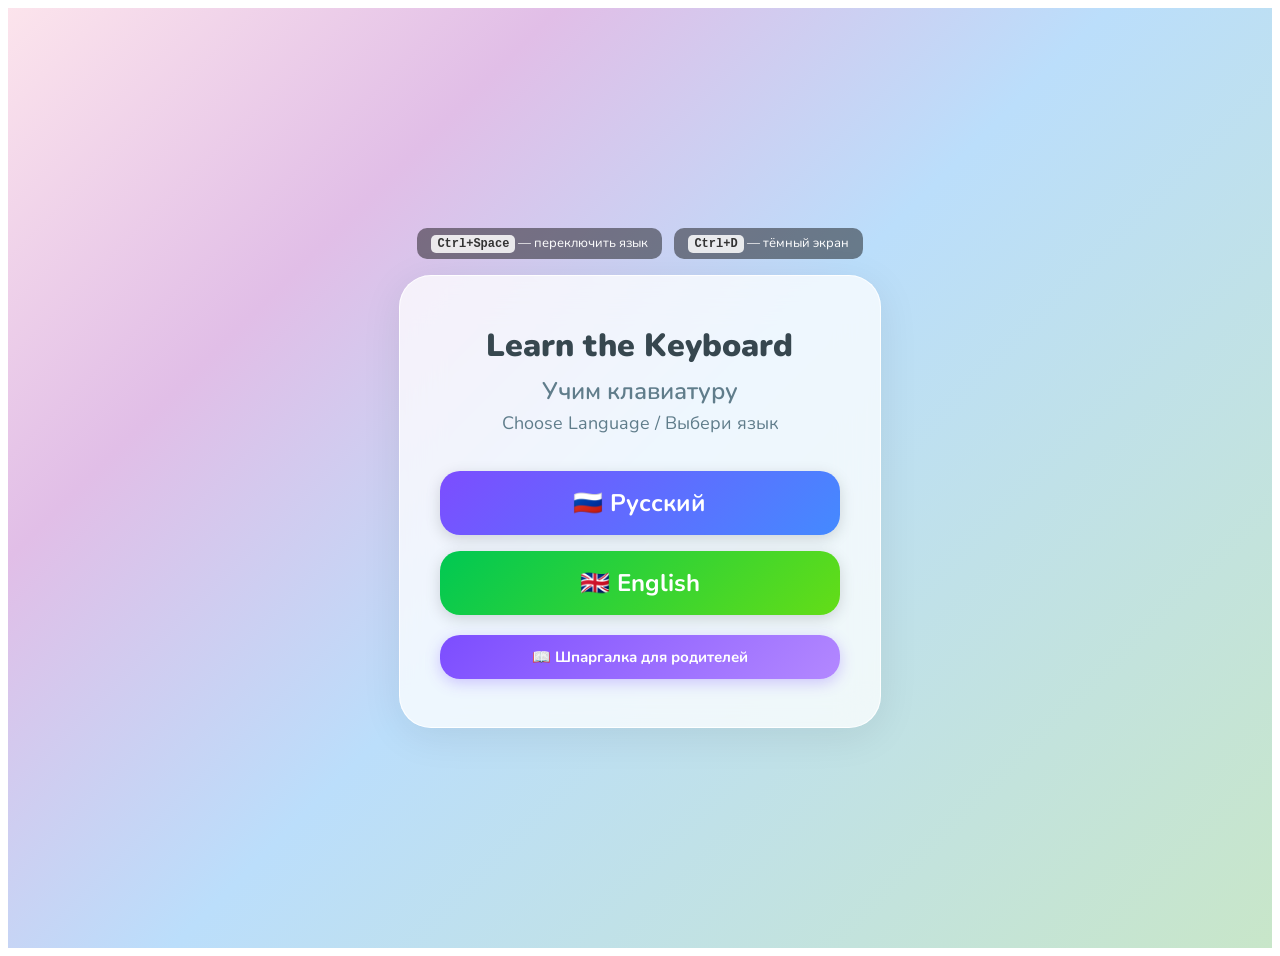
<file: apps/keyboard-game/index.html>
<!DOCTYPE html>
<html lang="ru">
  <head>
    <meta charset="UTF-8" />
    <meta name="viewport" content="width=device-width, initial-scale=1.0" />
    <title>Учим клавиатуру — игра для детей / Learn the Keyboard</title>
    <meta name="description" content="Бесплатная браузерная игра для изучения клавиатуры детьми 2-5 лет. Русский и английский языки." />
    <meta property="og:title" content="Учим клавиатуру — игра для детей" />
    <meta property="og:description" content="Бесплатная голосовая игра для малышей 2-5 лет. Учим буквы на клавиатуре — русский и английский. Можно играть без экрана!" />
    <meta property="og:type" content="website" />
    <meta property="og:image" content="https://petr-targonskiy.com/apps/keyboard-game/og-image.png" />
    <meta property="og:image:width" content="1200" />
    <meta property="og:image:height" content="630" />
    <meta property="og:url" content="https://petr-targonskiy.com/apps/keyboard-game/" />
    <meta name="twitter:card" content="summary_large_image" />
    <meta name="twitter:title" content="Учим клавиатуру — игра для детей" />
    <meta name="twitter:description" content="Бесплатная голосовая игра для малышей 2-5 лет. Учим буквы — русский и английский. Можно играть без экрана!" />
    <meta name="twitter:image" content="https://petr-targonskiy.com/apps/keyboard-game/og-image.png" />
    <link rel="preconnect" href="https://fonts.googleapis.com" />
    <link rel="preconnect" href="https://fonts.gstatic.com" crossorigin />
    <link href="https://fonts.googleapis.com/css2?family=Nunito:wght@400;600;700;800;900&display=swap" rel="stylesheet" />
    <script type="module" crossorigin src="/apps/keyboard-game/assets/index-CDpbaCEM.js"></script>
  </head>
  <body>
    <div id="root"></div>
    <!-- Yandex.Metrika counter -->
    <script>
      (function(m,e,t,r,i,k,a){m[i]=m[i]||function(){(m[i].a=m[i].a||[]).push(arguments)};
      m[i].l=1*new Date();
      for(var j=0;j<document.scripts.length;j++){if(document.scripts[j].src===r){return;}}
      k=e.createElement(t),a=e.getElementsByTagName(t)[0],k.async=1,k.src=r,a.parentNode.insertBefore(k,a)})
      (window, document, "script", "https://mc.yandex.ru/metrika/tag.js", "ym");
      ym(55185025, "init", { clickmap:true, trackLinks:true, accurateTrackBounce:true, webvisor:true });
    </script>
    <noscript><div><img src="https://mc.yandex.ru/watch/55185025" style="position:absolute;left:-9999px" alt="" /></div></noscript>
  </body>
</html>
</file>
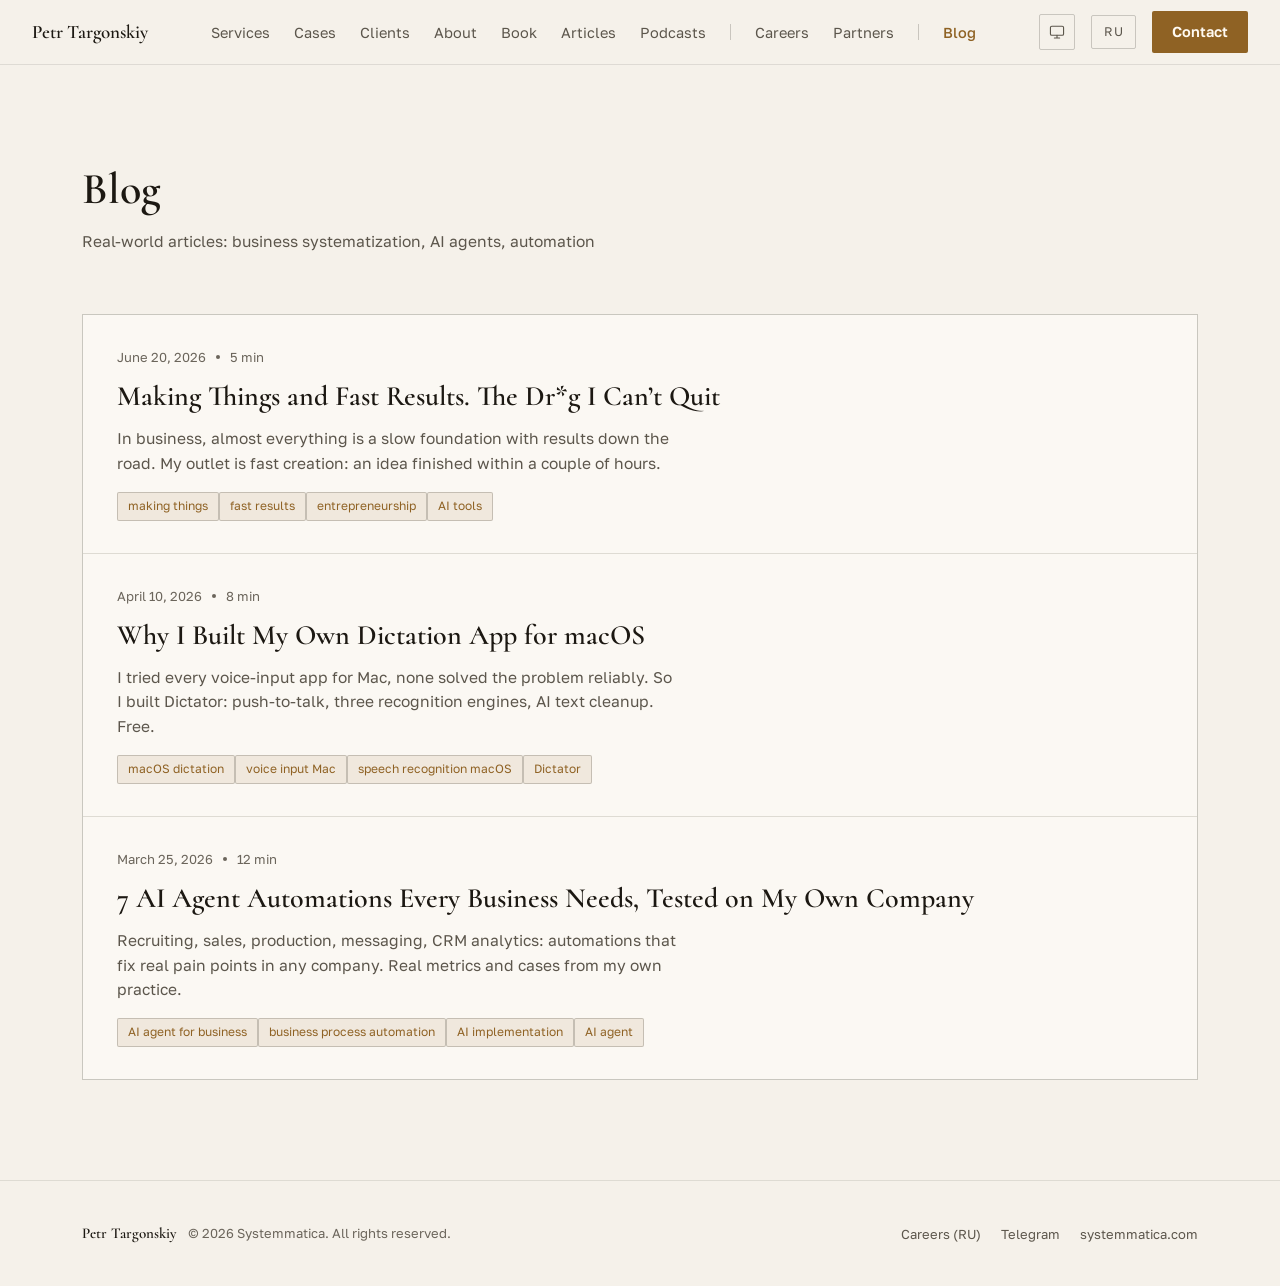
<file: en/blog/index.html>
<!DOCTYPE html>
<html lang="en">
<head>
<meta charset="UTF-8">
<meta name="viewport" content="width=device-width, initial-scale=1">
<script>(function(){var d=document.documentElement,c=null;try{c=localStorage.getItem("petr-theme");}catch(e){}if(c!=='light'&&c!=='dark'){c='system';}d.setAttribute('data-theme-choice',c);d.setAttribute('data-theme',c!=='system'?c:(window.matchMedia&&window.matchMedia('(prefers-color-scheme: light)').matches?'light':'dark'));})();</script>
<link rel="alternate" href="https://petr-targonskiy.com/ru/blog/" hreflang="ru" />
<link rel="alternate" href="https://petr-targonskiy.com/en/blog/" hreflang="en" />
<link rel="alternate" href="https://petr-targonskiy.com/ru/blog/" hreflang="x-default" />
<script>
(function(m,e,t,r,i,k,a){
  m[i]=m[i]||function(){(m[i].a=m[i].a||[]).push(arguments)};
  m[i].l=1*new Date();
  for (var j = 0; j < document.scripts.length; j++) {if (document.scripts[j].src === r) { return; }}
  k=e.createElement(t),a=e.getElementsByTagName(t)[0],k.async=1,k.src=r,a.parentNode.insertBefore(k,a)
})(window, document, "script", "https://mc.yandex.ru/metrika/tag.js", "ym");

ym(55185025, "init", {
  clickmap: true,
  trackLinks: true,
  accurateTrackBounce: true,
  webvisor: true
});
</script>
    <link rel="icon" href="/wp-content/themes/petr-dark/media/favicon-32.png" type="image/png" sizes="32x32" />
<link rel="icon" href="/wp-content/themes/petr-dark/media/favicon-512.png" type="image/png" sizes="512x512" />
<link rel="apple-touch-icon" href="/wp-content/themes/petr-dark/media/apple-touch-icon.png" sizes="180x180" />

<!-- Search Engine Optimization by Rank Math - https://rankmath.com/ -->
<title>Blog on Business Systematization &amp; AI Agents — Petr Targonskiy</title>
<meta name="description" content="Real-world articles on AI agent automation, business systematization, CRM analytics, and recruitment. Case studies with metrics from a 12-year practitioner."/>
<meta name="robots" content="index, follow"/>
<link rel="canonical" href="https://petr-targonskiy.com/en/blog" />
<meta property="og:locale" content="en_US" />
<meta property="og:type" content="article" />
<meta property="og:title" content="Blog on Business Systematization &amp; AI Agents — Petr Targonskiy" />
<meta property="og:description" content="Real-world articles on AI agent automation, business systematization, CRM analytics, and recruitment. Case studies with metrics from a 12-year practitioner." />
<meta property="og:url" content="https://petr-targonskiy.com/en/blog" />
<meta property="og:site_name" content="Petr Targonskiy" />
<meta name="twitter:card" content="summary_large_image" />
<meta name="twitter:title" content="Blog on Business Systematization &amp; AI Agents — Petr Targonskiy" />
<meta name="twitter:description" content="Real-world articles on AI agent automation, business systematization, CRM analytics, and recruitment. Case studies with metrics from a 12-year practitioner." />
<script type="application/ld+json" class="rank-math-schema">{"@context":"https://schema.org","@graph":[{"@type":"Person","@id":"https://petr-targonskiy.com/#person","name":"Petr Targonskiy","url":"https://petr-targonskiy.com/en","jobTitle":"Founder of Systemmatica \u00b7 Operations Director at DataRu \u00b7 Book Author \u00b7 Speaker","image":"https://petr-targonskiy.com/wp-content/themes/petr-dark/media/portrait-presskit.webp","description":"Business systematization: AI agents, knowledge bases, CRM, dashboards. 12 years, 60+ projects.","worksFor":{"@type":"Organization","name":"Systemmatica","url":"https://systemmatica.com"},"knowsAbout":["Business Systematization","Knowledge Management","Business Process Management","CRM Systems","AI for Business"],"sameAs":["https://t.me/PTargonskiy","https://systemmatica.com","https://t.me/petr_targonskiy","https://www.youtube.com/@petrtargonskiy","https://vc.ru/u/1166553-petr-targonskiy"]},{"@type":"WebSite","@id":"https://petr-targonskiy.com/#website","url":"https://petr-targonskiy.com","name":"\u041f\u0451\u0442\u0440 \u0422\u0430\u0440\u0433\u043e\u043d\u0441\u043a\u0438\u0439","publisher":{"@id":"https://petr-targonskiy.com/#person"},"inLanguage":"en-US"},{"@type":"CollectionPage","@id":"https://petr-targonskiy.com/en/blog#webpage","url":"https://petr-targonskiy.com/en/blog","name":"Blog on Business Systematization &amp; AI Agents \u2014 Petr Targonskiy","isPartOf":{"@id":"https://petr-targonskiy.com/#website"},"inLanguage":"en-US"}]}</script>
<!-- /Rank Math WordPress SEO plugin -->

<link rel="alternate" type="application/rss+xml" title="Petr Targonskiy &raquo; Feed" href="https://petr-targonskiy.com/en/feed" />
<link rel="alternate" type="application/rss+xml" title="Petr Targonskiy &raquo; Comments Feed" href="https://petr-targonskiy.com/en/comments/feed" />
<link rel='stylesheet' id='wp-block-library-css' href='/wp-includes/css/dist/block-library/style.min.css?ver=6.6.2' media='all' />
<style id='classic-theme-styles-inline-css'>
/*! This file is auto-generated */
.wp-block-button__link{color:#fff;background-color:#32373c;border-radius:9999px;box-shadow:none;text-decoration:none;padding:calc(.667em + 2px) calc(1.333em + 2px);font-size:1.125em}.wp-block-file__button{background:#32373c;color:#fff;text-decoration:none}
</style>
<style id='global-styles-inline-css'>
:root{--wp--preset--aspect-ratio--square: 1;--wp--preset--aspect-ratio--4-3: 4/3;--wp--preset--aspect-ratio--3-4: 3/4;--wp--preset--aspect-ratio--3-2: 3/2;--wp--preset--aspect-ratio--2-3: 2/3;--wp--preset--aspect-ratio--16-9: 16/9;--wp--preset--aspect-ratio--9-16: 9/16;--wp--preset--color--black: #000000;--wp--preset--color--cyan-bluish-gray: #abb8c3;--wp--preset--color--white: #ffffff;--wp--preset--color--pale-pink: #f78da7;--wp--preset--color--vivid-red: #cf2e2e;--wp--preset--color--luminous-vivid-orange: #ff6900;--wp--preset--color--luminous-vivid-amber: #fcb900;--wp--preset--color--light-green-cyan: #7bdcb5;--wp--preset--color--vivid-green-cyan: #00d084;--wp--preset--color--pale-cyan-blue: #8ed1fc;--wp--preset--color--vivid-cyan-blue: #0693e3;--wp--preset--color--vivid-purple: #9b51e0;--wp--preset--gradient--vivid-cyan-blue-to-vivid-purple: linear-gradient(135deg,rgba(6,147,227,1) 0%,rgb(155,81,224) 100%);--wp--preset--gradient--light-green-cyan-to-vivid-green-cyan: linear-gradient(135deg,rgb(122,220,180) 0%,rgb(0,208,130) 100%);--wp--preset--gradient--luminous-vivid-amber-to-luminous-vivid-orange: linear-gradient(135deg,rgba(252,185,0,1) 0%,rgba(255,105,0,1) 100%);--wp--preset--gradient--luminous-vivid-orange-to-vivid-red: linear-gradient(135deg,rgba(255,105,0,1) 0%,rgb(207,46,46) 100%);--wp--preset--gradient--very-light-gray-to-cyan-bluish-gray: linear-gradient(135deg,rgb(238,238,238) 0%,rgb(169,184,195) 100%);--wp--preset--gradient--cool-to-warm-spectrum: linear-gradient(135deg,rgb(74,234,220) 0%,rgb(151,120,209) 20%,rgb(207,42,186) 40%,rgb(238,44,130) 60%,rgb(251,105,98) 80%,rgb(254,248,76) 100%);--wp--preset--gradient--blush-light-purple: linear-gradient(135deg,rgb(255,206,236) 0%,rgb(152,150,240) 100%);--wp--preset--gradient--blush-bordeaux: linear-gradient(135deg,rgb(254,205,165) 0%,rgb(254,45,45) 50%,rgb(107,0,62) 100%);--wp--preset--gradient--luminous-dusk: linear-gradient(135deg,rgb(255,203,112) 0%,rgb(199,81,192) 50%,rgb(65,88,208) 100%);--wp--preset--gradient--pale-ocean: linear-gradient(135deg,rgb(255,245,203) 0%,rgb(182,227,212) 50%,rgb(51,167,181) 100%);--wp--preset--gradient--electric-grass: linear-gradient(135deg,rgb(202,248,128) 0%,rgb(113,206,126) 100%);--wp--preset--gradient--midnight: linear-gradient(135deg,rgb(2,3,129) 0%,rgb(40,116,252) 100%);--wp--preset--font-size--small: 13px;--wp--preset--font-size--medium: 20px;--wp--preset--font-size--large: 36px;--wp--preset--font-size--x-large: 42px;--wp--preset--spacing--20: 0.44rem;--wp--preset--spacing--30: 0.67rem;--wp--preset--spacing--40: 1rem;--wp--preset--spacing--50: 1.5rem;--wp--preset--spacing--60: 2.25rem;--wp--preset--spacing--70: 3.38rem;--wp--preset--spacing--80: 5.06rem;--wp--preset--shadow--natural: 6px 6px 9px rgba(0, 0, 0, 0.2);--wp--preset--shadow--deep: 12px 12px 50px rgba(0, 0, 0, 0.4);--wp--preset--shadow--sharp: 6px 6px 0px rgba(0, 0, 0, 0.2);--wp--preset--shadow--outlined: 6px 6px 0px -3px rgba(255, 255, 255, 1), 6px 6px rgba(0, 0, 0, 1);--wp--preset--shadow--crisp: 6px 6px 0px rgba(0, 0, 0, 1);}:where(.is-layout-flex){gap: 0.5em;}:where(.is-layout-grid){gap: 0.5em;}body .is-layout-flex{display: flex;}.is-layout-flex{flex-wrap: wrap;align-items: center;}.is-layout-flex > :is(*, div){margin: 0;}body .is-layout-grid{display: grid;}.is-layout-grid > :is(*, div){margin: 0;}:where(.wp-block-columns.is-layout-flex){gap: 2em;}:where(.wp-block-columns.is-layout-grid){gap: 2em;}:where(.wp-block-post-template.is-layout-flex){gap: 1.25em;}:where(.wp-block-post-template.is-layout-grid){gap: 1.25em;}.has-black-color{color: var(--wp--preset--color--black) !important;}.has-cyan-bluish-gray-color{color: var(--wp--preset--color--cyan-bluish-gray) !important;}.has-white-color{color: var(--wp--preset--color--white) !important;}.has-pale-pink-color{color: var(--wp--preset--color--pale-pink) !important;}.has-vivid-red-color{color: var(--wp--preset--color--vivid-red) !important;}.has-luminous-vivid-orange-color{color: var(--wp--preset--color--luminous-vivid-orange) !important;}.has-luminous-vivid-amber-color{color: var(--wp--preset--color--luminous-vivid-amber) !important;}.has-light-green-cyan-color{color: var(--wp--preset--color--light-green-cyan) !important;}.has-vivid-green-cyan-color{color: var(--wp--preset--color--vivid-green-cyan) !important;}.has-pale-cyan-blue-color{color: var(--wp--preset--color--pale-cyan-blue) !important;}.has-vivid-cyan-blue-color{color: var(--wp--preset--color--vivid-cyan-blue) !important;}.has-vivid-purple-color{color: var(--wp--preset--color--vivid-purple) !important;}.has-black-background-color{background-color: var(--wp--preset--color--black) !important;}.has-cyan-bluish-gray-background-color{background-color: var(--wp--preset--color--cyan-bluish-gray) !important;}.has-white-background-color{background-color: var(--wp--preset--color--white) !important;}.has-pale-pink-background-color{background-color: var(--wp--preset--color--pale-pink) !important;}.has-vivid-red-background-color{background-color: var(--wp--preset--color--vivid-red) !important;}.has-luminous-vivid-orange-background-color{background-color: var(--wp--preset--color--luminous-vivid-orange) !important;}.has-luminous-vivid-amber-background-color{background-color: var(--wp--preset--color--luminous-vivid-amber) !important;}.has-light-green-cyan-background-color{background-color: var(--wp--preset--color--light-green-cyan) !important;}.has-vivid-green-cyan-background-color{background-color: var(--wp--preset--color--vivid-green-cyan) !important;}.has-pale-cyan-blue-background-color{background-color: var(--wp--preset--color--pale-cyan-blue) !important;}.has-vivid-cyan-blue-background-color{background-color: var(--wp--preset--color--vivid-cyan-blue) !important;}.has-vivid-purple-background-color{background-color: var(--wp--preset--color--vivid-purple) !important;}.has-black-border-color{border-color: var(--wp--preset--color--black) !important;}.has-cyan-bluish-gray-border-color{border-color: var(--wp--preset--color--cyan-bluish-gray) !important;}.has-white-border-color{border-color: var(--wp--preset--color--white) !important;}.has-pale-pink-border-color{border-color: var(--wp--preset--color--pale-pink) !important;}.has-vivid-red-border-color{border-color: var(--wp--preset--color--vivid-red) !important;}.has-luminous-vivid-orange-border-color{border-color: var(--wp--preset--color--luminous-vivid-orange) !important;}.has-luminous-vivid-amber-border-color{border-color: var(--wp--preset--color--luminous-vivid-amber) !important;}.has-light-green-cyan-border-color{border-color: var(--wp--preset--color--light-green-cyan) !important;}.has-vivid-green-cyan-border-color{border-color: var(--wp--preset--color--vivid-green-cyan) !important;}.has-pale-cyan-blue-border-color{border-color: var(--wp--preset--color--pale-cyan-blue) !important;}.has-vivid-cyan-blue-border-color{border-color: var(--wp--preset--color--vivid-cyan-blue) !important;}.has-vivid-purple-border-color{border-color: var(--wp--preset--color--vivid-purple) !important;}.has-vivid-cyan-blue-to-vivid-purple-gradient-background{background: var(--wp--preset--gradient--vivid-cyan-blue-to-vivid-purple) !important;}.has-light-green-cyan-to-vivid-green-cyan-gradient-background{background: var(--wp--preset--gradient--light-green-cyan-to-vivid-green-cyan) !important;}.has-luminous-vivid-amber-to-luminous-vivid-orange-gradient-background{background: var(--wp--preset--gradient--luminous-vivid-amber-to-luminous-vivid-orange) !important;}.has-luminous-vivid-orange-to-vivid-red-gradient-background{background: var(--wp--preset--gradient--luminous-vivid-orange-to-vivid-red) !important;}.has-very-light-gray-to-cyan-bluish-gray-gradient-background{background: var(--wp--preset--gradient--very-light-gray-to-cyan-bluish-gray) !important;}.has-cool-to-warm-spectrum-gradient-background{background: var(--wp--preset--gradient--cool-to-warm-spectrum) !important;}.has-blush-light-purple-gradient-background{background: var(--wp--preset--gradient--blush-light-purple) !important;}.has-blush-bordeaux-gradient-background{background: var(--wp--preset--gradient--blush-bordeaux) !important;}.has-luminous-dusk-gradient-background{background: var(--wp--preset--gradient--luminous-dusk) !important;}.has-pale-ocean-gradient-background{background: var(--wp--preset--gradient--pale-ocean) !important;}.has-electric-grass-gradient-background{background: var(--wp--preset--gradient--electric-grass) !important;}.has-midnight-gradient-background{background: var(--wp--preset--gradient--midnight) !important;}.has-small-font-size{font-size: var(--wp--preset--font-size--small) !important;}.has-medium-font-size{font-size: var(--wp--preset--font-size--medium) !important;}.has-large-font-size{font-size: var(--wp--preset--font-size--large) !important;}.has-x-large-font-size{font-size: var(--wp--preset--font-size--x-large) !important;}
:where(.wp-block-post-template.is-layout-flex){gap: 1.25em;}:where(.wp-block-post-template.is-layout-grid){gap: 1.25em;}
:where(.wp-block-columns.is-layout-flex){gap: 2em;}:where(.wp-block-columns.is-layout-grid){gap: 2em;}
:root :where(.wp-block-pullquote){font-size: 1.5em;line-height: 1.6;}
</style>
<link rel='stylesheet' id='petr-dark-tokens-css' href='/wp-content/themes/petr-dark/assets/css/tokens.css?ver=1793269576' media='all' />
<link rel='stylesheet' id='petr-dark-base-css' href='/wp-content/themes/petr-dark/assets/css/base.css?ver=1791030432' media='all' />
<link rel='stylesheet' id='petr-dark-article-css' href='/wp-content/themes/petr-dark/assets/css/blocks/article.css?ver=1791021180' media='all' />
<link rel="https://api.w.org/" href="/wp-json/" />
<link rel="icon" href="/wp-content/themes/petr-dark/media/favicon-512.png" sizes="32x32" />
<link rel="icon" href="/wp-content/themes/petr-dark/media/favicon-512.png" sizes="192x192" />
<link rel="apple-touch-icon" href="/wp-content/themes/petr-dark/media/favicon-512.png" />
<meta name="msapplication-TileImage" content="/wp-content/themes/petr-dark/media/favicon-512.png" />
</head>
<body class="archive wp-embed-responsive">
<noscript><div><img src="https://mc.yandex.ru/watch/55185025" style="position:absolute; left:-9999px;" alt="" /></div></noscript>
    
<a class="skip-link screen-reader-text" href="#main">Skip to content</a>

<header class="site-header">
  <div class="site-header__inner container">
    <a class="site-header__logo" href="/en">
      Petr Targonskiy    </a>

    <input type="checkbox" id="site-nav-toggle" class="site-header__toggle-input">

    <nav class="site-header__nav" aria-label="Primary navigation">
      <ul class="site-header__menu">
                <li data-nav-drop="6">
          <a href="/en#services">Services</a>
        </li>
                <li>
          <a href="/en#dataru">Cases</a>
        </li>
                <li data-nav-drop="5">
          <a href="/en#industries">Clients</a>
        </li>
                <li data-nav-drop="4">
          <a href="/en#about">About</a>
        </li>
                <li data-nav-drop="3">
          <a href="/en#book">Book</a>
        </li>
                <li data-nav-drop="2">
          <a href="/en#publications">Articles</a>
        </li>
                <li data-nav-drop="1">
          <a href="/en#podcasts">Podcasts</a>
        </li>
                        <li class="site-header__menu-sep" aria-hidden="true"></li>
                <li>
          <a href="/ru/vacancies">Careers</a>
        </li>
                <li>
          <a href="/ru/partners">Partners</a>
        </li>
                        <li class="site-header__menu-sep" aria-hidden="true"></li>
        <li>
          <a href="/en/blog" class="site-header__link-accent">
            Blog          </a>
        </li>
      </ul>
    </nav>

    <div class="site-header__actions">
            <div class="theme-switch" data-theme-switch data-title="Theme"><button type="button" class="theme-switch__button" aria-haspopup="true" aria-expanded="false" aria-controls="theme-switch-menu" aria-label="Theme" title="Theme"><svg class="theme-switch__icon theme-switch__icon--system" viewBox="0 0 24 24" fill="none" stroke="currentColor" stroke-linecap="round" stroke-linejoin="round" aria-hidden="true" focusable="false"><rect x="3.25" y="4.25" width="17.5" height="12" rx="1.75"/><path d="M8.5 20h7M12 16.25V20"/></svg><svg class="theme-switch__icon theme-switch__icon--light" viewBox="0 0 24 24" fill="none" stroke="currentColor" stroke-linecap="round" stroke-linejoin="round" aria-hidden="true" focusable="false"><circle cx="12" cy="12" r="4"/><path d="M12 2.75v1.75M12 19.5v1.75M4.4 4.4l1.25 1.25M18.35 18.35l1.25 1.25M2.75 12H4.5M19.5 12h1.75M4.4 19.6l1.25-1.25M18.35 5.65l1.25-1.25"/></svg><svg class="theme-switch__icon theme-switch__icon--dark" viewBox="0 0 24 24" fill="none" stroke="currentColor" stroke-linecap="round" stroke-linejoin="round" aria-hidden="true" focusable="false"><path d="M20.25 14.1A8.25 8.25 0 1 1 9.9 3.75a6.5 6.5 0 0 0 10.35 10.35z"/></svg></button><ul class="theme-switch__menu" id="theme-switch-menu" role="menu" aria-label="Theme" hidden><li role="none"><button type="button" role="menuitemradio" class="theme-switch__option" data-theme-option="system" aria-checked="false"><svg class="theme-switch__option-icon" viewBox="0 0 24 24" fill="none" stroke="currentColor" stroke-linecap="round" stroke-linejoin="round" aria-hidden="true" focusable="false"><rect x="3.25" y="4.25" width="17.5" height="12" rx="1.75"/><path d="M8.5 20h7M12 16.25V20"/></svg><span>System</span><svg class="theme-switch__check" viewBox="0 0 24 24" fill="none" stroke="currentColor" stroke-linecap="round" stroke-linejoin="round" aria-hidden="true" focusable="false"><path d="M5 12.5l4.25 4.25L19 7"/></svg></button></li><li role="none"><button type="button" role="menuitemradio" class="theme-switch__option" data-theme-option="light" aria-checked="false"><svg class="theme-switch__option-icon" viewBox="0 0 24 24" fill="none" stroke="currentColor" stroke-linecap="round" stroke-linejoin="round" aria-hidden="true" focusable="false"><circle cx="12" cy="12" r="4"/><path d="M12 2.75v1.75M12 19.5v1.75M4.4 4.4l1.25 1.25M18.35 18.35l1.25 1.25M2.75 12H4.5M19.5 12h1.75M4.4 19.6l1.25-1.25M18.35 5.65l1.25-1.25"/></svg><span>Light</span><svg class="theme-switch__check" viewBox="0 0 24 24" fill="none" stroke="currentColor" stroke-linecap="round" stroke-linejoin="round" aria-hidden="true" focusable="false"><path d="M5 12.5l4.25 4.25L19 7"/></svg></button></li><li role="none"><button type="button" role="menuitemradio" class="theme-switch__option" data-theme-option="dark" aria-checked="false"><svg class="theme-switch__option-icon" viewBox="0 0 24 24" fill="none" stroke="currentColor" stroke-linecap="round" stroke-linejoin="round" aria-hidden="true" focusable="false"><path d="M20.25 14.1A8.25 8.25 0 1 1 9.9 3.75a6.5 6.5 0 0 0 10.35 10.35z"/></svg><span>Dark</span><svg class="theme-switch__check" viewBox="0 0 24 24" fill="none" stroke="currentColor" stroke-linecap="round" stroke-linejoin="round" aria-hidden="true" focusable="false"><path d="M5 12.5l4.25 4.25L19 7"/></svg></button></li></ul></div>      <a class="site-header__lang" href="/ru/blog/" hreflang="ru">
        RU      </a>
      <a class="site-header__cta" href="/en#contact">
        Contact      </a>
      <label for="site-nav-toggle" class="site-header__burger" aria-label="Menu">
        <span></span><span></span><span></span>
      </label>
    </div>
  </div>
</header>
<script>(function(){var d=document.documentElement,h=document.querySelector('.site-header__inner');if(!h){return;}var t=document.getElementById('site-nav-toggle'),drop=[].slice.call(h.querySelectorAll('[data-nav-drop]')).sort(function(a,b){return a.getAttribute('data-nav-drop')-b.getAttribute('data-nav-drop');});function over(){return h.scrollWidth>h.clientWidth+1;}window.petrNavFit=function(){if(t&&t.checked){return;}d.classList.remove('nav-compact','nav-partial');drop.forEach(function(li){li.classList.remove('is-nav-dropped');});if(!over()){return;}d.classList.add('nav-partial');for(var i=0;i<drop.length;i++){drop[i].classList.add('is-nav-dropped');if(!over()){return;}}d.classList.remove('nav-partial');drop.forEach(function(li){li.classList.remove('is-nav-dropped');});d.classList.add('nav-compact');};window.petrNavFit();})();</script>
<main id="main">
  <div class="container section-pad blog-archive">
    <header class="blog-archive__header">
      <h1 class="blog-archive__title">Blog</h1>
      <p class="blog-archive__subtitle">Real-world articles: business systematization, AI agents, automation</p>
    </header>

          <div class="blog-archive__list">
                  <a class="blog-archive__card" href="/en/blog/sozidanie-i-bystryy-rezultat">
            <article>
              <div class="blog-archive__meta">
                <time datetime="2026-06-20T09:00:00+00:00">June 20, 2026</time>
                                  <span class="blog-archive__meta-sep" aria-hidden="true"></span>
                  <span>5 min</span>
                              </div>
              <h2 class="blog-archive__card-title">Making Things and Fast Results. The Dr*g I Can&#8217;t Quit</h2>
              <p class="blog-archive__card-excerpt">In business, almost everything is a slow foundation with results down the road. My outlet is fast creation: an idea finished within a couple of hours.</p>
                            <div class="blog-archive__card-keywords">
                                  <span class="blog-archive__keyword">making things</span>
                                  <span class="blog-archive__keyword">fast results</span>
                                  <span class="blog-archive__keyword">entrepreneurship</span>
                                  <span class="blog-archive__keyword">AI tools</span>
                              </div>
                          </article>
          </a>
                  <a class="blog-archive__card" href="/en/blog/dictator-diktovka-macos">
            <article>
              <div class="blog-archive__meta">
                <time datetime="2026-04-10T09:00:00+00:00">April 10, 2026</time>
                                  <span class="blog-archive__meta-sep" aria-hidden="true"></span>
                  <span>8 min</span>
                              </div>
              <h2 class="blog-archive__card-title">Why I Built My Own Dictation App for macOS</h2>
              <p class="blog-archive__card-excerpt">I tried every voice-input app for Mac, none solved the problem reliably. So I built Dictator: push-to-talk, three recognition engines, AI text cleanup. Free.</p>
                            <div class="blog-archive__card-keywords">
                                  <span class="blog-archive__keyword">macOS dictation</span>
                                  <span class="blog-archive__keyword">voice input Mac</span>
                                  <span class="blog-archive__keyword">speech recognition macOS</span>
                                  <span class="blog-archive__keyword">Dictator</span>
                              </div>
                          </article>
          </a>
                  <a class="blog-archive__card" href="/en/blog/ai-agent-avtomatizacii-dlya-biznesa">
            <article>
              <div class="blog-archive__meta">
                <time datetime="2026-03-25T09:00:00+00:00">March 25, 2026</time>
                                  <span class="blog-archive__meta-sep" aria-hidden="true"></span>
                  <span>12 min</span>
                              </div>
              <h2 class="blog-archive__card-title">7 AI Agent Automations Every Business Needs, Tested on My Own Company</h2>
              <p class="blog-archive__card-excerpt">Recruiting, sales, production, messaging, CRM analytics: automations that fix real pain points in any company. Real metrics and cases from my own practice.</p>
                            <div class="blog-archive__card-keywords">
                                  <span class="blog-archive__keyword">AI agent for business</span>
                                  <span class="blog-archive__keyword">business process automation</span>
                                  <span class="blog-archive__keyword">AI implementation</span>
                                  <span class="blog-archive__keyword">AI agent</span>
                              </div>
                          </article>
          </a>
              </div>
      </div>
</main>
<footer class="site-footer">
  <div class="site-footer__inner container">
    <div class="site-footer__meta">
              <span class="site-footer__name">Petr Targonskiy</span>
            <p class="site-footer__copyright">© 2026 Systemmatica. All rights reserved.</p>
    </div>

        <ul class="site-footer__social">
            <li>
        <a href="/ru/vacancies">Careers (RU)</a>
      </li>
                  <li>
        <a href="https://t.me/PTargonskiy" rel="noopener" target="_blank">Telegram</a>
      </li>
            <li>
        <a href="https://systemmatica.com" rel="noopener" target="_blank">systemmatica.com</a>
      </li>
          </ul>
      </div>
</footer>

<script src="/wp-content/themes/petr-dark/assets/js/nav.js?ver=1791030455" id="petr-dark-nav-js"></script>
<script src="/wp-content/themes/petr-dark/assets/js/theme.js?ver=1789812476" id="petr-dark-theme-js"></script>
<script src="/wp-content/themes/petr-dark/assets/js/analytics.js?ver=1790599442" id="petr-dark-analytics-js"></script>
</body>
</html>
</file>
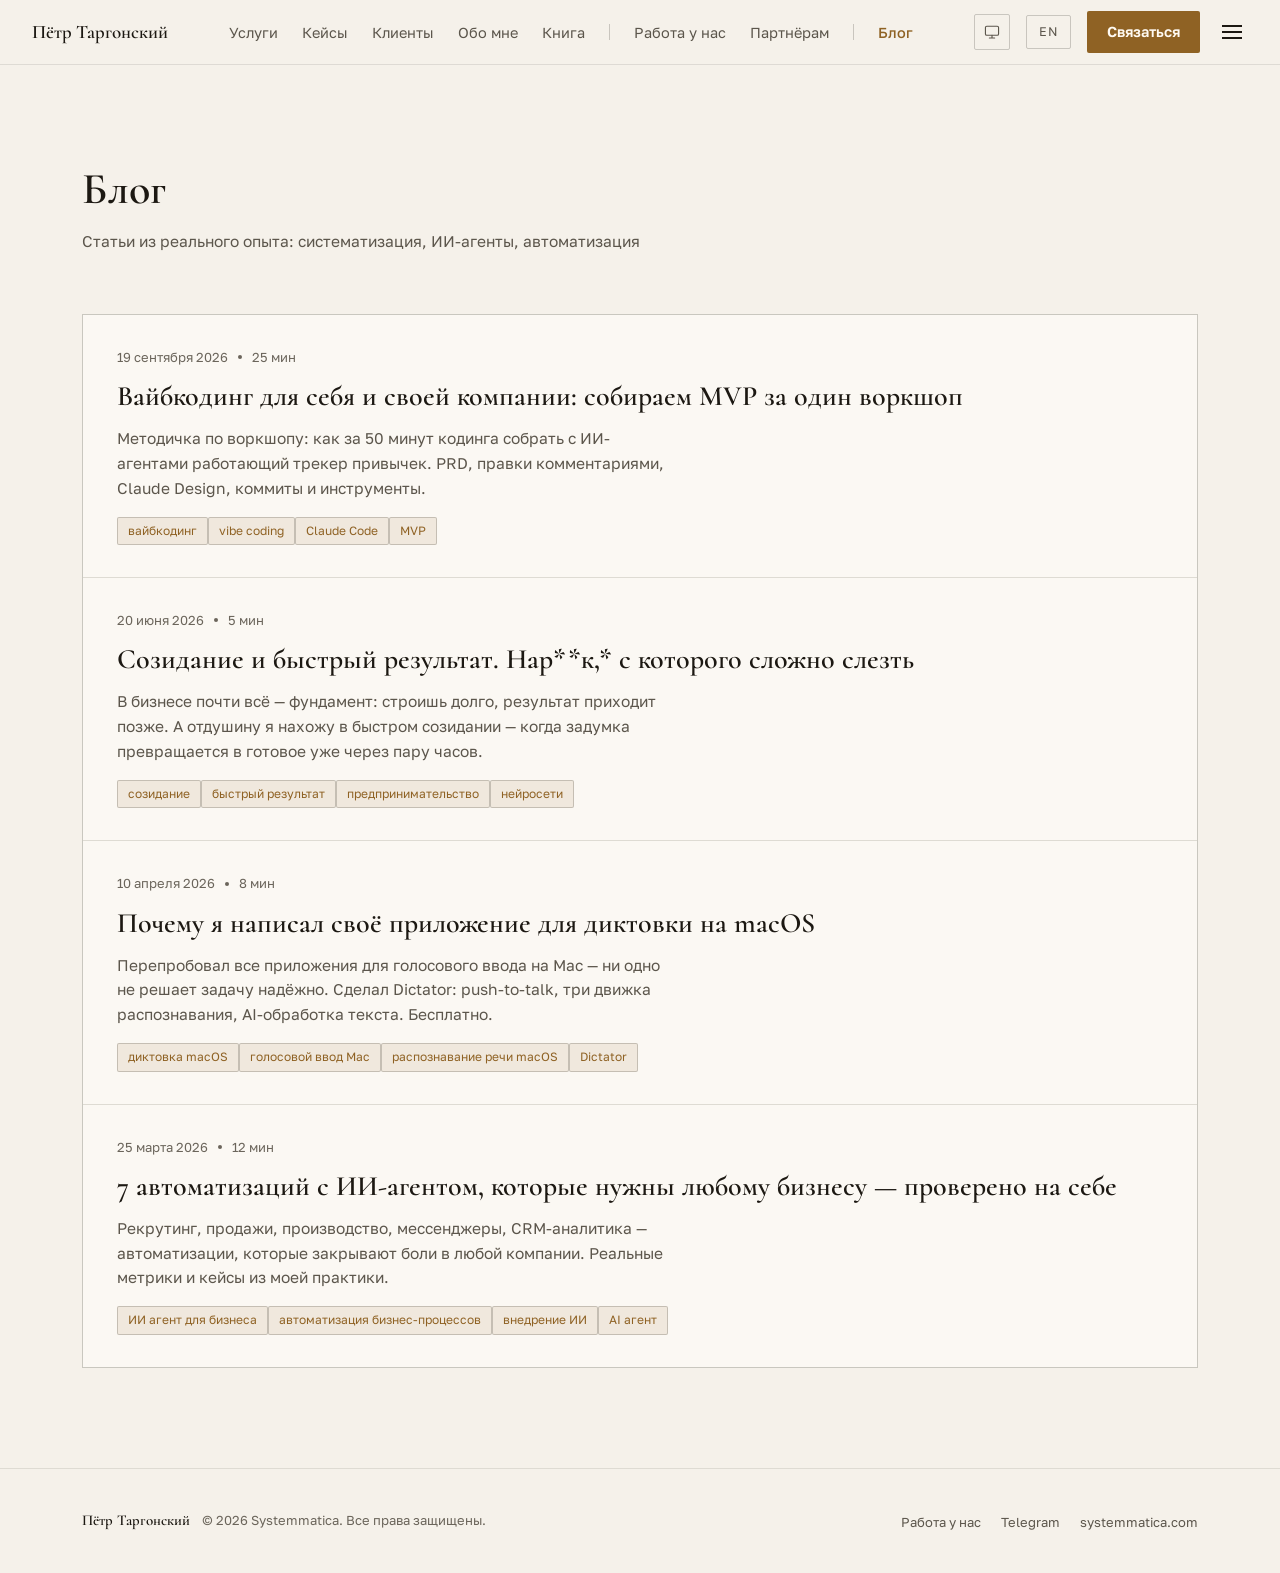
<file: ru/blog/index.html>
<!DOCTYPE html>
<html lang="ru">
<head>
<meta charset="UTF-8">
<meta name="viewport" content="width=device-width, initial-scale=1">
<script>(function(){var d=document.documentElement,c=null;try{c=localStorage.getItem("petr-theme");}catch(e){}if(c!=='light'&&c!=='dark'){c='system';}d.setAttribute('data-theme-choice',c);d.setAttribute('data-theme',c!=='system'?c:(window.matchMedia&&window.matchMedia('(prefers-color-scheme: light)').matches?'light':'dark'));})();</script>
<link rel="alternate" href="https://petr-targonskiy.com/ru/blog/" hreflang="ru" />
<link rel="alternate" href="https://petr-targonskiy.com/en/blog/" hreflang="en" />
<link rel="alternate" href="https://petr-targonskiy.com/ru/blog/" hreflang="x-default" />
<script>
(function(m,e,t,r,i,k,a){
  m[i]=m[i]||function(){(m[i].a=m[i].a||[]).push(arguments)};
  m[i].l=1*new Date();
  for (var j = 0; j < document.scripts.length; j++) {if (document.scripts[j].src === r) { return; }}
  k=e.createElement(t),a=e.getElementsByTagName(t)[0],k.async=1,k.src=r,a.parentNode.insertBefore(k,a)
})(window, document, "script", "https://mc.yandex.ru/metrika/tag.js", "ym");

ym(55185025, "init", {
  clickmap: true,
  trackLinks: true,
  accurateTrackBounce: true,
  webvisor: true
});
</script>
    <link rel="icon" href="/wp-content/themes/petr-dark/media/favicon-32.png" type="image/png" sizes="32x32" />
<link rel="icon" href="/wp-content/themes/petr-dark/media/favicon-512.png" type="image/png" sizes="512x512" />
<link rel="apple-touch-icon" href="/wp-content/themes/petr-dark/media/apple-touch-icon.png" sizes="180x180" />

<!-- Search Engine Optimization by Rank Math - https://rankmath.com/ -->
<title>Блог о систематизации бизнеса и ИИ-агентах — Пётр Таргонский</title>
<meta name="description" content="Статьи из реального опыта: автоматизация бизнес-процессов с помощью ИИ-агентов, систематизация, CRM-аналитика, рекрутинг. Кейсы с метриками от практика с 12-летним стажем."/>
<meta name="robots" content="index, follow"/>
<link rel="canonical" href="https://petr-targonskiy.com/ru/blog" />
<meta property="og:locale" content="ru_RU" />
<meta property="og:type" content="article" />
<meta property="og:title" content="Блог о систематизации бизнеса и ИИ-агентах — Пётр Таргонский" />
<meta property="og:description" content="Статьи из реального опыта: автоматизация бизнес-процессов с помощью ИИ-агентов, систематизация, CRM-аналитика, рекрутинг. Кейсы с метриками от практика с 12-летним стажем." />
<meta property="og:url" content="https://petr-targonskiy.com/ru/blog" />
<meta property="og:site_name" content="Пётр Таргонский" />
<meta name="twitter:card" content="summary_large_image" />
<meta name="twitter:title" content="Блог о систематизации бизнеса и ИИ-агентах — Пётр Таргонский" />
<meta name="twitter:description" content="Статьи из реального опыта: автоматизация бизнес-процессов с помощью ИИ-агентов, систематизация, CRM-аналитика, рекрутинг. Кейсы с метриками от практика с 12-летним стажем." />
<script type="application/ld+json" class="rank-math-schema">{"@context":"https://schema.org","@graph":[{"@type":"Person","@id":"https://petr-targonskiy.com/#person","name":"\u041f\u0451\u0442\u0440 \u0422\u0430\u0440\u0433\u043e\u043d\u0441\u043a\u0438\u0439","url":"https://petr-targonskiy.com/ru","jobTitle":"\u041e\u0441\u043d\u043e\u0432\u0430\u0442\u0435\u043b\u044c Systemmatica \u00b7 \u041e\u043f\u0435\u0440\u0430\u0446\u0438\u043e\u043d\u043d\u044b\u0439 \u0434\u0438\u0440\u0435\u043a\u0442\u043e\u0440 \u0414\u0430\u0442\u0430\u0420\u0443 \u00b7 \u0410\u0432\u0442\u043e\u0440 \u043a\u043d\u0438\u0433\u0438 \u00b7 \u0421\u043f\u0438\u043a\u0435\u0440","image":"https://petr-targonskiy.com/wp-content/themes/petr-dark/media/portrait-presskit.webp","description":"\u0421\u0438\u0441\u0442\u0435\u043c\u0430\u0442\u0438\u0437\u0438\u0440\u0443\u044e \u0431\u0438\u0437\u043d\u0435\u0441: \u0418\u0418-\u0430\u0433\u0435\u043d\u0442\u044b, \u0431\u0430\u0437\u044b \u0437\u043d\u0430\u043d\u0438\u0439, \u0440\u0435\u0433\u043b\u0430\u043c\u0435\u043d\u0442\u044b, CRM, \u0434\u0430\u0448\u0431\u043e\u0440\u0434\u044b. 12 \u043b\u0435\u0442 \u043e\u043f\u044b\u0442\u0430, 60+ \u043f\u0440\u043e\u0435\u043a\u0442\u043e\u0432.","worksFor":{"@type":"Organization","name":"Systemmatica","url":"https://systemmatica.com"},"knowsAbout":["Business Systematization","Knowledge Management","Business Process Management","CRM Systems","AI for Business"],"sameAs":["https://t.me/PTargonskiy","https://systemmatica.com","https://t.me/petr_targonskiy","https://www.youtube.com/@petrtargonskiy","https://vc.ru/u/1166553-petr-targonskiy"]},{"@type":"WebSite","@id":"https://petr-targonskiy.com/#website","url":"https://petr-targonskiy.com","name":"\u041f\u0451\u0442\u0440 \u0422\u0430\u0440\u0433\u043e\u043d\u0441\u043a\u0438\u0439","publisher":{"@id":"https://petr-targonskiy.com/#person"},"inLanguage":"ru-RU"},{"@type":"CollectionPage","@id":"https://petr-targonskiy.com/ru/blog#webpage","url":"https://petr-targonskiy.com/ru/blog","name":"\u0411\u043b\u043e\u0433 \u043e \u0441\u0438\u0441\u0442\u0435\u043c\u0430\u0442\u0438\u0437\u0430\u0446\u0438\u0438 \u0431\u0438\u0437\u043d\u0435\u0441\u0430 \u0438 \u0418\u0418-\u0430\u0433\u0435\u043d\u0442\u0430\u0445 \u2014 \u041f\u0451\u0442\u0440 \u0422\u0430\u0440\u0433\u043e\u043d\u0441\u043a\u0438\u0439","isPartOf":{"@id":"https://petr-targonskiy.com/#website"},"inLanguage":"ru-RU"}]}</script>
<!-- /Rank Math WordPress SEO plugin -->

<link rel="alternate" type="application/rss+xml" title="Пётр Таргонский &raquo; Feed" href="https://petr-targonskiy.com/ru/feed" />
<link rel="alternate" type="application/rss+xml" title="Пётр Таргонский &raquo; Comments Feed" href="https://petr-targonskiy.com/ru/comments/feed" />
<link rel='stylesheet' id='wp-block-library-css' href='/wp-includes/css/dist/block-library/style.min.css?ver=6.6.2' media='all' />
<style id='classic-theme-styles-inline-css'>
/*! This file is auto-generated */
.wp-block-button__link{color:#fff;background-color:#32373c;border-radius:9999px;box-shadow:none;text-decoration:none;padding:calc(.667em + 2px) calc(1.333em + 2px);font-size:1.125em}.wp-block-file__button{background:#32373c;color:#fff;text-decoration:none}
</style>
<style id='global-styles-inline-css'>
:root{--wp--preset--aspect-ratio--square: 1;--wp--preset--aspect-ratio--4-3: 4/3;--wp--preset--aspect-ratio--3-4: 3/4;--wp--preset--aspect-ratio--3-2: 3/2;--wp--preset--aspect-ratio--2-3: 2/3;--wp--preset--aspect-ratio--16-9: 16/9;--wp--preset--aspect-ratio--9-16: 9/16;--wp--preset--color--black: #000000;--wp--preset--color--cyan-bluish-gray: #abb8c3;--wp--preset--color--white: #ffffff;--wp--preset--color--pale-pink: #f78da7;--wp--preset--color--vivid-red: #cf2e2e;--wp--preset--color--luminous-vivid-orange: #ff6900;--wp--preset--color--luminous-vivid-amber: #fcb900;--wp--preset--color--light-green-cyan: #7bdcb5;--wp--preset--color--vivid-green-cyan: #00d084;--wp--preset--color--pale-cyan-blue: #8ed1fc;--wp--preset--color--vivid-cyan-blue: #0693e3;--wp--preset--color--vivid-purple: #9b51e0;--wp--preset--gradient--vivid-cyan-blue-to-vivid-purple: linear-gradient(135deg,rgba(6,147,227,1) 0%,rgb(155,81,224) 100%);--wp--preset--gradient--light-green-cyan-to-vivid-green-cyan: linear-gradient(135deg,rgb(122,220,180) 0%,rgb(0,208,130) 100%);--wp--preset--gradient--luminous-vivid-amber-to-luminous-vivid-orange: linear-gradient(135deg,rgba(252,185,0,1) 0%,rgba(255,105,0,1) 100%);--wp--preset--gradient--luminous-vivid-orange-to-vivid-red: linear-gradient(135deg,rgba(255,105,0,1) 0%,rgb(207,46,46) 100%);--wp--preset--gradient--very-light-gray-to-cyan-bluish-gray: linear-gradient(135deg,rgb(238,238,238) 0%,rgb(169,184,195) 100%);--wp--preset--gradient--cool-to-warm-spectrum: linear-gradient(135deg,rgb(74,234,220) 0%,rgb(151,120,209) 20%,rgb(207,42,186) 40%,rgb(238,44,130) 60%,rgb(251,105,98) 80%,rgb(254,248,76) 100%);--wp--preset--gradient--blush-light-purple: linear-gradient(135deg,rgb(255,206,236) 0%,rgb(152,150,240) 100%);--wp--preset--gradient--blush-bordeaux: linear-gradient(135deg,rgb(254,205,165) 0%,rgb(254,45,45) 50%,rgb(107,0,62) 100%);--wp--preset--gradient--luminous-dusk: linear-gradient(135deg,rgb(255,203,112) 0%,rgb(199,81,192) 50%,rgb(65,88,208) 100%);--wp--preset--gradient--pale-ocean: linear-gradient(135deg,rgb(255,245,203) 0%,rgb(182,227,212) 50%,rgb(51,167,181) 100%);--wp--preset--gradient--electric-grass: linear-gradient(135deg,rgb(202,248,128) 0%,rgb(113,206,126) 100%);--wp--preset--gradient--midnight: linear-gradient(135deg,rgb(2,3,129) 0%,rgb(40,116,252) 100%);--wp--preset--font-size--small: 13px;--wp--preset--font-size--medium: 20px;--wp--preset--font-size--large: 36px;--wp--preset--font-size--x-large: 42px;--wp--preset--spacing--20: 0.44rem;--wp--preset--spacing--30: 0.67rem;--wp--preset--spacing--40: 1rem;--wp--preset--spacing--50: 1.5rem;--wp--preset--spacing--60: 2.25rem;--wp--preset--spacing--70: 3.38rem;--wp--preset--spacing--80: 5.06rem;--wp--preset--shadow--natural: 6px 6px 9px rgba(0, 0, 0, 0.2);--wp--preset--shadow--deep: 12px 12px 50px rgba(0, 0, 0, 0.4);--wp--preset--shadow--sharp: 6px 6px 0px rgba(0, 0, 0, 0.2);--wp--preset--shadow--outlined: 6px 6px 0px -3px rgba(255, 255, 255, 1), 6px 6px rgba(0, 0, 0, 1);--wp--preset--shadow--crisp: 6px 6px 0px rgba(0, 0, 0, 1);}:where(.is-layout-flex){gap: 0.5em;}:where(.is-layout-grid){gap: 0.5em;}body .is-layout-flex{display: flex;}.is-layout-flex{flex-wrap: wrap;align-items: center;}.is-layout-flex > :is(*, div){margin: 0;}body .is-layout-grid{display: grid;}.is-layout-grid > :is(*, div){margin: 0;}:where(.wp-block-columns.is-layout-flex){gap: 2em;}:where(.wp-block-columns.is-layout-grid){gap: 2em;}:where(.wp-block-post-template.is-layout-flex){gap: 1.25em;}:where(.wp-block-post-template.is-layout-grid){gap: 1.25em;}.has-black-color{color: var(--wp--preset--color--black) !important;}.has-cyan-bluish-gray-color{color: var(--wp--preset--color--cyan-bluish-gray) !important;}.has-white-color{color: var(--wp--preset--color--white) !important;}.has-pale-pink-color{color: var(--wp--preset--color--pale-pink) !important;}.has-vivid-red-color{color: var(--wp--preset--color--vivid-red) !important;}.has-luminous-vivid-orange-color{color: var(--wp--preset--color--luminous-vivid-orange) !important;}.has-luminous-vivid-amber-color{color: var(--wp--preset--color--luminous-vivid-amber) !important;}.has-light-green-cyan-color{color: var(--wp--preset--color--light-green-cyan) !important;}.has-vivid-green-cyan-color{color: var(--wp--preset--color--vivid-green-cyan) !important;}.has-pale-cyan-blue-color{color: var(--wp--preset--color--pale-cyan-blue) !important;}.has-vivid-cyan-blue-color{color: var(--wp--preset--color--vivid-cyan-blue) !important;}.has-vivid-purple-color{color: var(--wp--preset--color--vivid-purple) !important;}.has-black-background-color{background-color: var(--wp--preset--color--black) !important;}.has-cyan-bluish-gray-background-color{background-color: var(--wp--preset--color--cyan-bluish-gray) !important;}.has-white-background-color{background-color: var(--wp--preset--color--white) !important;}.has-pale-pink-background-color{background-color: var(--wp--preset--color--pale-pink) !important;}.has-vivid-red-background-color{background-color: var(--wp--preset--color--vivid-red) !important;}.has-luminous-vivid-orange-background-color{background-color: var(--wp--preset--color--luminous-vivid-orange) !important;}.has-luminous-vivid-amber-background-color{background-color: var(--wp--preset--color--luminous-vivid-amber) !important;}.has-light-green-cyan-background-color{background-color: var(--wp--preset--color--light-green-cyan) !important;}.has-vivid-green-cyan-background-color{background-color: var(--wp--preset--color--vivid-green-cyan) !important;}.has-pale-cyan-blue-background-color{background-color: var(--wp--preset--color--pale-cyan-blue) !important;}.has-vivid-cyan-blue-background-color{background-color: var(--wp--preset--color--vivid-cyan-blue) !important;}.has-vivid-purple-background-color{background-color: var(--wp--preset--color--vivid-purple) !important;}.has-black-border-color{border-color: var(--wp--preset--color--black) !important;}.has-cyan-bluish-gray-border-color{border-color: var(--wp--preset--color--cyan-bluish-gray) !important;}.has-white-border-color{border-color: var(--wp--preset--color--white) !important;}.has-pale-pink-border-color{border-color: var(--wp--preset--color--pale-pink) !important;}.has-vivid-red-border-color{border-color: var(--wp--preset--color--vivid-red) !important;}.has-luminous-vivid-orange-border-color{border-color: var(--wp--preset--color--luminous-vivid-orange) !important;}.has-luminous-vivid-amber-border-color{border-color: var(--wp--preset--color--luminous-vivid-amber) !important;}.has-light-green-cyan-border-color{border-color: var(--wp--preset--color--light-green-cyan) !important;}.has-vivid-green-cyan-border-color{border-color: var(--wp--preset--color--vivid-green-cyan) !important;}.has-pale-cyan-blue-border-color{border-color: var(--wp--preset--color--pale-cyan-blue) !important;}.has-vivid-cyan-blue-border-color{border-color: var(--wp--preset--color--vivid-cyan-blue) !important;}.has-vivid-purple-border-color{border-color: var(--wp--preset--color--vivid-purple) !important;}.has-vivid-cyan-blue-to-vivid-purple-gradient-background{background: var(--wp--preset--gradient--vivid-cyan-blue-to-vivid-purple) !important;}.has-light-green-cyan-to-vivid-green-cyan-gradient-background{background: var(--wp--preset--gradient--light-green-cyan-to-vivid-green-cyan) !important;}.has-luminous-vivid-amber-to-luminous-vivid-orange-gradient-background{background: var(--wp--preset--gradient--luminous-vivid-amber-to-luminous-vivid-orange) !important;}.has-luminous-vivid-orange-to-vivid-red-gradient-background{background: var(--wp--preset--gradient--luminous-vivid-orange-to-vivid-red) !important;}.has-very-light-gray-to-cyan-bluish-gray-gradient-background{background: var(--wp--preset--gradient--very-light-gray-to-cyan-bluish-gray) !important;}.has-cool-to-warm-spectrum-gradient-background{background: var(--wp--preset--gradient--cool-to-warm-spectrum) !important;}.has-blush-light-purple-gradient-background{background: var(--wp--preset--gradient--blush-light-purple) !important;}.has-blush-bordeaux-gradient-background{background: var(--wp--preset--gradient--blush-bordeaux) !important;}.has-luminous-dusk-gradient-background{background: var(--wp--preset--gradient--luminous-dusk) !important;}.has-pale-ocean-gradient-background{background: var(--wp--preset--gradient--pale-ocean) !important;}.has-electric-grass-gradient-background{background: var(--wp--preset--gradient--electric-grass) !important;}.has-midnight-gradient-background{background: var(--wp--preset--gradient--midnight) !important;}.has-small-font-size{font-size: var(--wp--preset--font-size--small) !important;}.has-medium-font-size{font-size: var(--wp--preset--font-size--medium) !important;}.has-large-font-size{font-size: var(--wp--preset--font-size--large) !important;}.has-x-large-font-size{font-size: var(--wp--preset--font-size--x-large) !important;}
:where(.wp-block-post-template.is-layout-flex){gap: 1.25em;}:where(.wp-block-post-template.is-layout-grid){gap: 1.25em;}
:where(.wp-block-columns.is-layout-flex){gap: 2em;}:where(.wp-block-columns.is-layout-grid){gap: 2em;}
:root :where(.wp-block-pullquote){font-size: 1.5em;line-height: 1.6;}
</style>
<link rel='stylesheet' id='petr-dark-tokens-css' href='/wp-content/themes/petr-dark/assets/css/tokens.css?ver=1793269576' media='all' />
<link rel='stylesheet' id='petr-dark-base-css' href='/wp-content/themes/petr-dark/assets/css/base.css?ver=1791030432' media='all' />
<link rel='stylesheet' id='petr-dark-article-css' href='/wp-content/themes/petr-dark/assets/css/blocks/article.css?ver=1791021180' media='all' />
<link rel="https://api.w.org/" href="/wp-json/" />
<link rel="icon" href="/wp-content/themes/petr-dark/media/favicon-512.png" sizes="32x32" />
<link rel="icon" href="/wp-content/themes/petr-dark/media/favicon-512.png" sizes="192x192" />
<link rel="apple-touch-icon" href="/wp-content/themes/petr-dark/media/favicon-512.png" />
<meta name="msapplication-TileImage" content="/wp-content/themes/petr-dark/media/favicon-512.png" />
</head>
<body class="archive wp-embed-responsive">
<noscript><div><img src="https://mc.yandex.ru/watch/55185025" style="position:absolute; left:-9999px;" alt="" /></div></noscript>
    
<a class="skip-link screen-reader-text" href="#main">Перейти к содержимому</a>

<header class="site-header">
  <div class="site-header__inner container">
    <a class="site-header__logo" href="/ru">
      Пётр Таргонский    </a>

    <input type="checkbox" id="site-nav-toggle" class="site-header__toggle-input">

    <nav class="site-header__nav" aria-label="Основная навигация">
      <ul class="site-header__menu">
                <li data-nav-drop="6">
          <a href="/ru#services">Услуги</a>
        </li>
                <li>
          <a href="/ru#dataru">Кейсы</a>
        </li>
                <li data-nav-drop="5">
          <a href="/ru#industries">Клиенты</a>
        </li>
                <li data-nav-drop="4">
          <a href="/ru#about">Обо мне</a>
        </li>
                <li data-nav-drop="3">
          <a href="/ru#book">Книга</a>
        </li>
                <li data-nav-drop="2">
          <a href="/ru#publications">Публикации</a>
        </li>
                <li data-nav-drop="1">
          <a href="/ru#podcasts">Подкасты</a>
        </li>
                        <li class="site-header__menu-sep" aria-hidden="true"></li>
                <li>
          <a href="/ru/vacancies">Работа у нас</a>
        </li>
                <li>
          <a href="/ru/partners">Партнёрам</a>
        </li>
                        <li class="site-header__menu-sep" aria-hidden="true"></li>
        <li>
          <a href="/ru/blog" class="site-header__link-accent">
            Блог          </a>
        </li>
      </ul>
    </nav>

    <div class="site-header__actions">
            <div class="theme-switch" data-theme-switch data-title="Тема"><button type="button" class="theme-switch__button" aria-haspopup="true" aria-expanded="false" aria-controls="theme-switch-menu" aria-label="Тема" title="Тема"><svg class="theme-switch__icon theme-switch__icon--system" viewBox="0 0 24 24" fill="none" stroke="currentColor" stroke-linecap="round" stroke-linejoin="round" aria-hidden="true" focusable="false"><rect x="3.25" y="4.25" width="17.5" height="12" rx="1.75"/><path d="M8.5 20h7M12 16.25V20"/></svg><svg class="theme-switch__icon theme-switch__icon--light" viewBox="0 0 24 24" fill="none" stroke="currentColor" stroke-linecap="round" stroke-linejoin="round" aria-hidden="true" focusable="false"><circle cx="12" cy="12" r="4"/><path d="M12 2.75v1.75M12 19.5v1.75M4.4 4.4l1.25 1.25M18.35 18.35l1.25 1.25M2.75 12H4.5M19.5 12h1.75M4.4 19.6l1.25-1.25M18.35 5.65l1.25-1.25"/></svg><svg class="theme-switch__icon theme-switch__icon--dark" viewBox="0 0 24 24" fill="none" stroke="currentColor" stroke-linecap="round" stroke-linejoin="round" aria-hidden="true" focusable="false"><path d="M20.25 14.1A8.25 8.25 0 1 1 9.9 3.75a6.5 6.5 0 0 0 10.35 10.35z"/></svg></button><ul class="theme-switch__menu" id="theme-switch-menu" role="menu" aria-label="Тема" hidden><li role="none"><button type="button" role="menuitemradio" class="theme-switch__option" data-theme-option="system" aria-checked="false"><svg class="theme-switch__option-icon" viewBox="0 0 24 24" fill="none" stroke="currentColor" stroke-linecap="round" stroke-linejoin="round" aria-hidden="true" focusable="false"><rect x="3.25" y="4.25" width="17.5" height="12" rx="1.75"/><path d="M8.5 20h7M12 16.25V20"/></svg><span>Системная</span><svg class="theme-switch__check" viewBox="0 0 24 24" fill="none" stroke="currentColor" stroke-linecap="round" stroke-linejoin="round" aria-hidden="true" focusable="false"><path d="M5 12.5l4.25 4.25L19 7"/></svg></button></li><li role="none"><button type="button" role="menuitemradio" class="theme-switch__option" data-theme-option="light" aria-checked="false"><svg class="theme-switch__option-icon" viewBox="0 0 24 24" fill="none" stroke="currentColor" stroke-linecap="round" stroke-linejoin="round" aria-hidden="true" focusable="false"><circle cx="12" cy="12" r="4"/><path d="M12 2.75v1.75M12 19.5v1.75M4.4 4.4l1.25 1.25M18.35 18.35l1.25 1.25M2.75 12H4.5M19.5 12h1.75M4.4 19.6l1.25-1.25M18.35 5.65l1.25-1.25"/></svg><span>Светлая</span><svg class="theme-switch__check" viewBox="0 0 24 24" fill="none" stroke="currentColor" stroke-linecap="round" stroke-linejoin="round" aria-hidden="true" focusable="false"><path d="M5 12.5l4.25 4.25L19 7"/></svg></button></li><li role="none"><button type="button" role="menuitemradio" class="theme-switch__option" data-theme-option="dark" aria-checked="false"><svg class="theme-switch__option-icon" viewBox="0 0 24 24" fill="none" stroke="currentColor" stroke-linecap="round" stroke-linejoin="round" aria-hidden="true" focusable="false"><path d="M20.25 14.1A8.25 8.25 0 1 1 9.9 3.75a6.5 6.5 0 0 0 10.35 10.35z"/></svg><span>Тёмная</span><svg class="theme-switch__check" viewBox="0 0 24 24" fill="none" stroke="currentColor" stroke-linecap="round" stroke-linejoin="round" aria-hidden="true" focusable="false"><path d="M5 12.5l4.25 4.25L19 7"/></svg></button></li></ul></div>      <a class="site-header__lang" href="/en/blog/" hreflang="en">
        EN      </a>
      <a class="site-header__cta" href="/ru#contact">
        Связаться      </a>
      <label for="site-nav-toggle" class="site-header__burger" aria-label="Меню">
        <span></span><span></span><span></span>
      </label>
    </div>
  </div>
</header>
<script>(function(){var d=document.documentElement,h=document.querySelector('.site-header__inner');if(!h){return;}var t=document.getElementById('site-nav-toggle'),drop=[].slice.call(h.querySelectorAll('[data-nav-drop]')).sort(function(a,b){return a.getAttribute('data-nav-drop')-b.getAttribute('data-nav-drop');});function over(){return h.scrollWidth>h.clientWidth+1;}window.petrNavFit=function(){if(t&&t.checked){return;}d.classList.remove('nav-compact','nav-partial');drop.forEach(function(li){li.classList.remove('is-nav-dropped');});if(!over()){return;}d.classList.add('nav-partial');for(var i=0;i<drop.length;i++){drop[i].classList.add('is-nav-dropped');if(!over()){return;}}d.classList.remove('nav-partial');drop.forEach(function(li){li.classList.remove('is-nav-dropped');});d.classList.add('nav-compact');};window.petrNavFit();})();</script>
<main id="main">
  <div class="container section-pad blog-archive">
    <header class="blog-archive__header">
      <h1 class="blog-archive__title">Блог</h1>
      <p class="blog-archive__subtitle">Статьи из реального опыта: систематизация, ИИ-агенты, автоматизация</p>
    </header>

          <div class="blog-archive__list">
                  <a class="blog-archive__card" href="/ru/blog/vajbkoding-mvp-v-pryamom-efire">
            <article>
              <div class="blog-archive__meta">
                <time datetime="2026-09-19T09:00:00+00:00">19 сентября 2026</time>
                                  <span class="blog-archive__meta-sep" aria-hidden="true"></span>
                  <span>25 мин</span>
                              </div>
              <h2 class="blog-archive__card-title">Вайбкодинг для себя и своей компании: собираем MVP за один воркшоп</h2>
              <p class="blog-archive__card-excerpt">Методичка по воркшопу: как за 50 минут кодинга собрать с ИИ-агентами работающий трекер привычек. PRD, правки комментариями, Claude Design, коммиты и инструменты.</p>
                            <div class="blog-archive__card-keywords">
                                  <span class="blog-archive__keyword">вайбкодинг</span>
                                  <span class="blog-archive__keyword">vibe coding</span>
                                  <span class="blog-archive__keyword">Claude Code</span>
                                  <span class="blog-archive__keyword">MVP</span>
                              </div>
                          </article>
          </a>
                  <a class="blog-archive__card" href="/ru/blog/sozidanie-i-bystryy-rezultat">
            <article>
              <div class="blog-archive__meta">
                <time datetime="2026-06-20T09:00:00+00:00">20 июня 2026</time>
                                  <span class="blog-archive__meta-sep" aria-hidden="true"></span>
                  <span>5 мин</span>
                              </div>
              <h2 class="blog-archive__card-title">Созидание и быстрый результат. Нар**к,* с которого сложно слезть</h2>
              <p class="blog-archive__card-excerpt">В бизнесе почти всё — фундамент: строишь долго, результат приходит позже. А отдушину я нахожу в быстром созидании — когда задумка превращается в готовое уже через пару часов.</p>
                            <div class="blog-archive__card-keywords">
                                  <span class="blog-archive__keyword">созидание</span>
                                  <span class="blog-archive__keyword">быстрый результат</span>
                                  <span class="blog-archive__keyword">предпринимательство</span>
                                  <span class="blog-archive__keyword">нейросети</span>
                              </div>
                          </article>
          </a>
                  <a class="blog-archive__card" href="/ru/blog/dictator-diktovka-macos">
            <article>
              <div class="blog-archive__meta">
                <time datetime="2026-04-10T09:00:00+00:00">10 апреля 2026</time>
                                  <span class="blog-archive__meta-sep" aria-hidden="true"></span>
                  <span>8 мин</span>
                              </div>
              <h2 class="blog-archive__card-title">Почему я написал своё приложение для диктовки на macOS</h2>
              <p class="blog-archive__card-excerpt">Перепробовал все приложения для голосового ввода на Mac — ни одно не решает задачу надёжно. Сделал Dictator: push-to-talk, три движка распознавания, AI-обработка текста. Бесплатно.</p>
                            <div class="blog-archive__card-keywords">
                                  <span class="blog-archive__keyword">диктовка macOS</span>
                                  <span class="blog-archive__keyword">голосовой ввод Mac</span>
                                  <span class="blog-archive__keyword">распознавание речи macOS</span>
                                  <span class="blog-archive__keyword">Dictator</span>
                              </div>
                          </article>
          </a>
                  <a class="blog-archive__card" href="/ru/blog/ai-agent-avtomatizacii-dlya-biznesa">
            <article>
              <div class="blog-archive__meta">
                <time datetime="2026-03-25T09:00:00+00:00">25 марта 2026</time>
                                  <span class="blog-archive__meta-sep" aria-hidden="true"></span>
                  <span>12 мин</span>
                              </div>
              <h2 class="blog-archive__card-title">7 автоматизаций с ИИ-агентом, которые нужны любому бизнесу — проверено на себе</h2>
              <p class="blog-archive__card-excerpt">Рекрутинг, продажи, производство, мессенджеры, CRM-аналитика — автоматизации, которые закрывают боли в любой компании. Реальные метрики и кейсы из моей практики.</p>
                            <div class="blog-archive__card-keywords">
                                  <span class="blog-archive__keyword">ИИ агент для бизнеса</span>
                                  <span class="blog-archive__keyword">автоматизация бизнес-процессов</span>
                                  <span class="blog-archive__keyword">внедрение ИИ</span>
                                  <span class="blog-archive__keyword">AI агент</span>
                              </div>
                          </article>
          </a>
              </div>
      </div>
</main>
<footer class="site-footer">
  <div class="site-footer__inner container">
    <div class="site-footer__meta">
              <span class="site-footer__name">Пётр Таргонский</span>
            <p class="site-footer__copyright">© 2026 Systemmatica. Все права защищены.</p>
    </div>

        <ul class="site-footer__social">
            <li>
        <a href="/ru/vacancies">Работа у нас</a>
      </li>
                  <li>
        <a href="https://t.me/PTargonskiy" rel="noopener" target="_blank">Telegram</a>
      </li>
            <li>
        <a href="https://systemmatica.com" rel="noopener" target="_blank">systemmatica.com</a>
      </li>
          </ul>
      </div>
</footer>

<script src="/wp-content/themes/petr-dark/assets/js/nav.js?ver=1791030455" id="petr-dark-nav-js"></script>
<script src="/wp-content/themes/petr-dark/assets/js/theme.js?ver=1789812476" id="petr-dark-theme-js"></script>
<script src="/wp-content/themes/petr-dark/assets/js/analytics.js?ver=1790599442" id="petr-dark-analytics-js"></script>
</body>
</html>
</file>
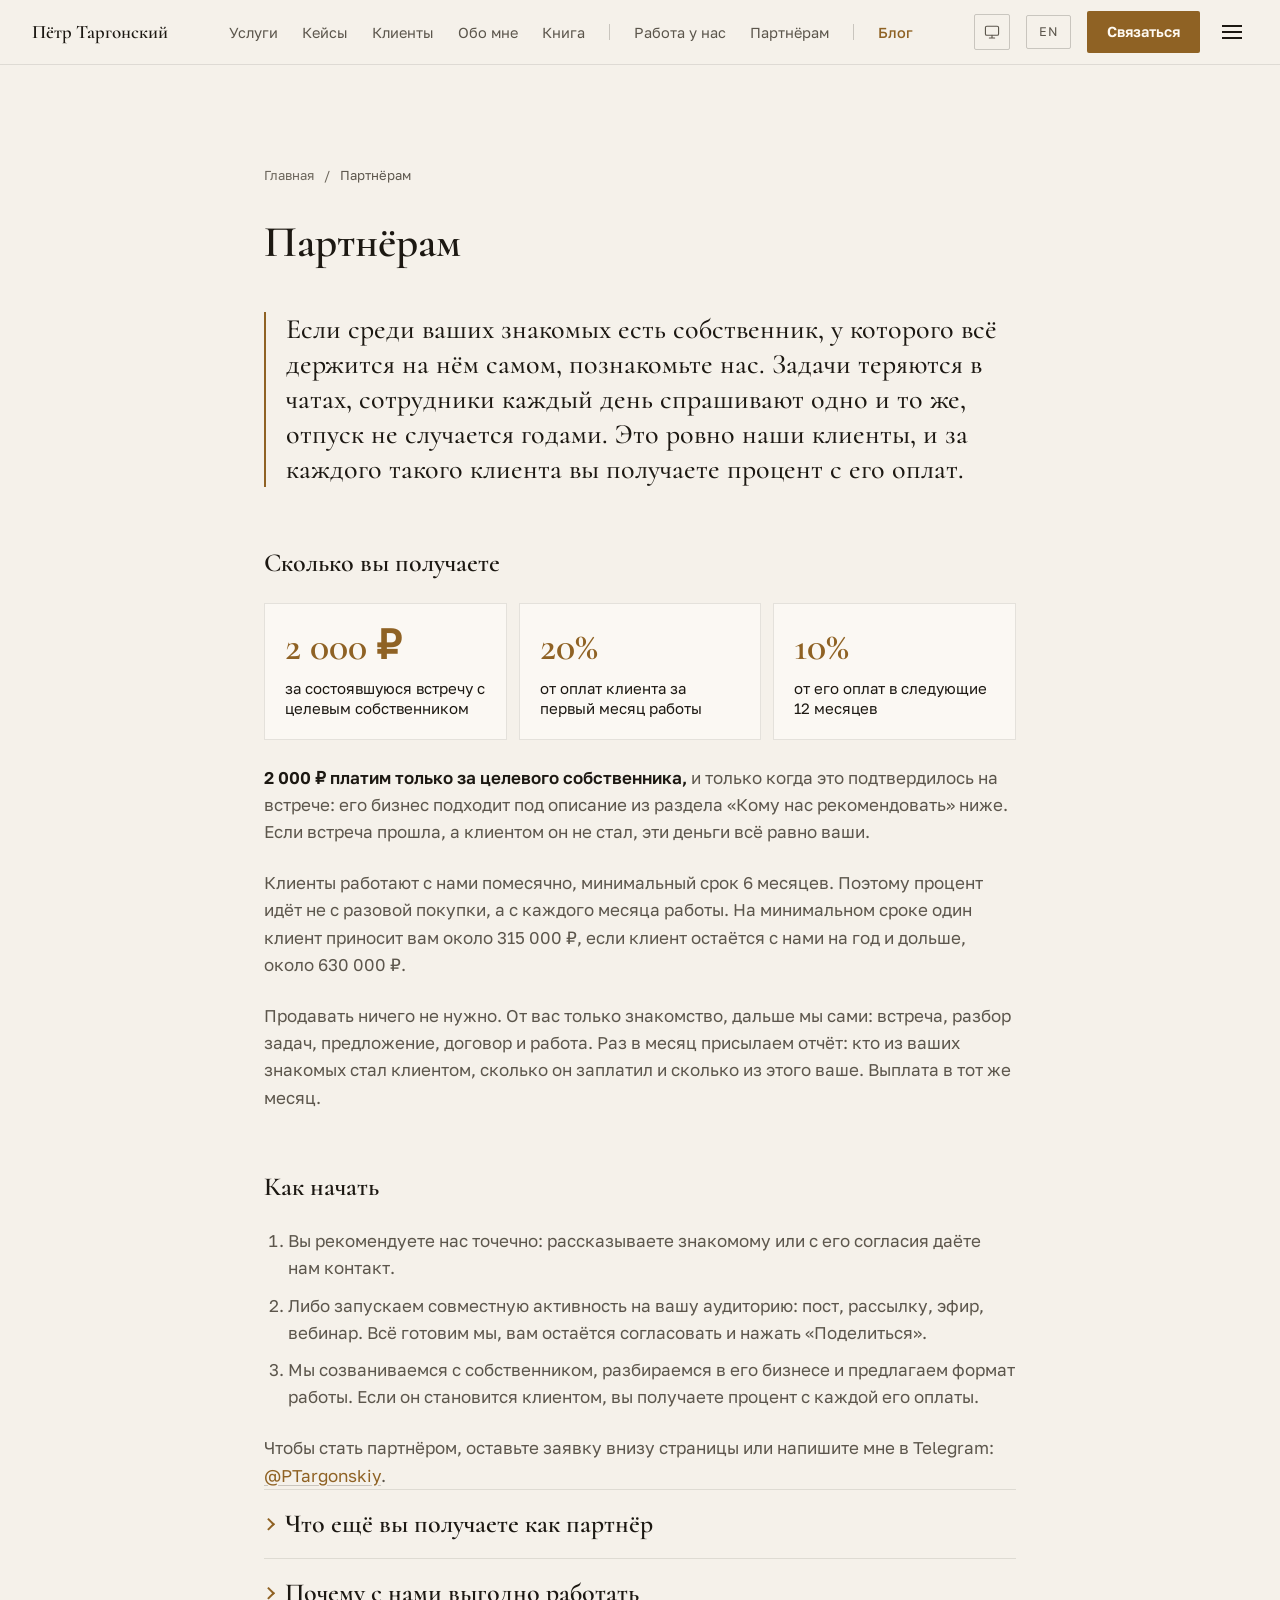
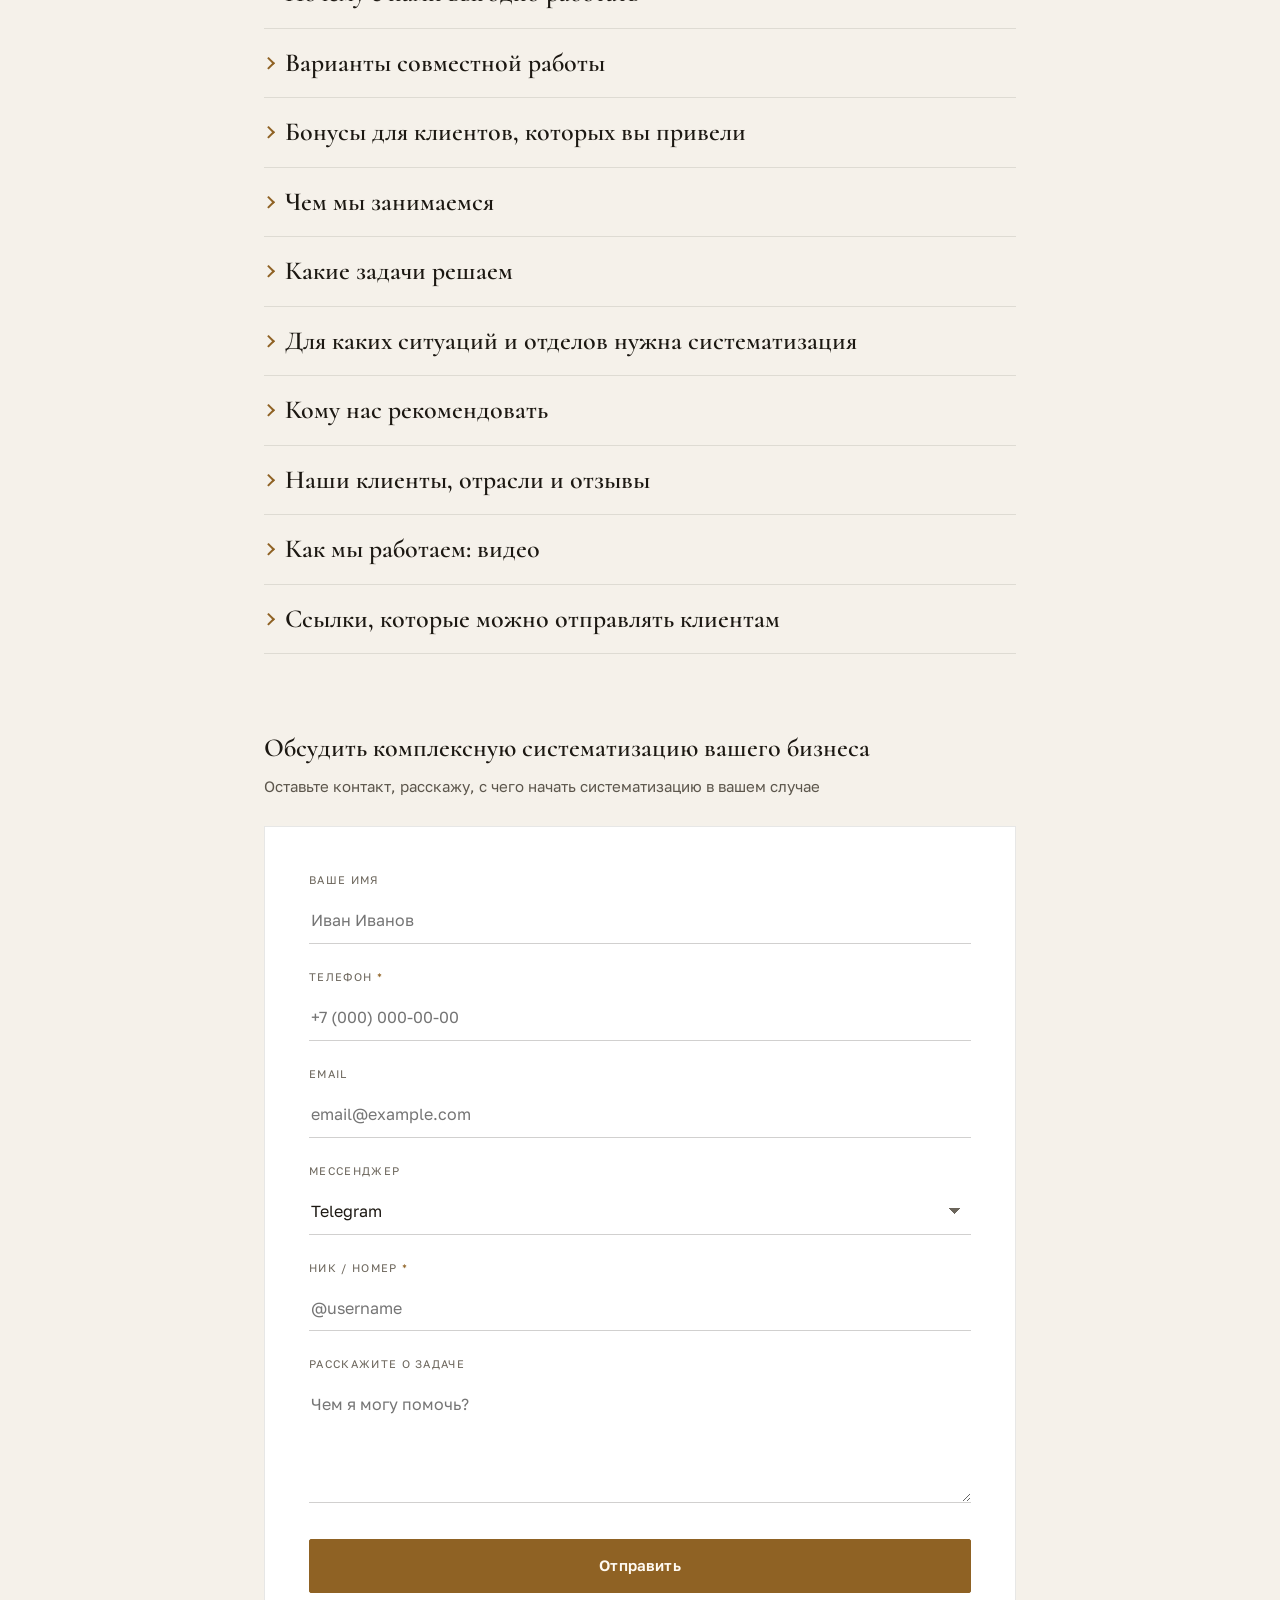
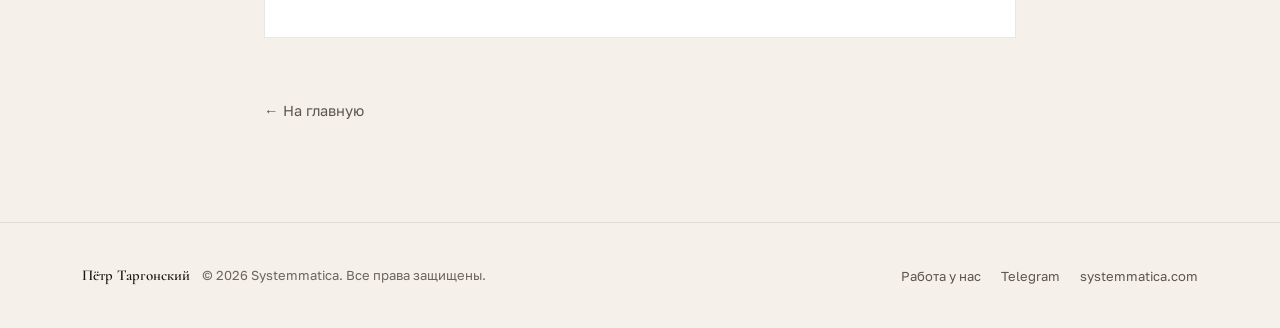
<file: ru/partners/index.html>
<!DOCTYPE html>
<html lang="ru">
<head>
<meta charset="UTF-8">
<meta name="viewport" content="width=device-width, initial-scale=1">
<script>(function(){var d=document.documentElement,c=null;try{c=localStorage.getItem("petr-theme");}catch(e){}if(c!=='light'&&c!=='dark'){c='system';}d.setAttribute('data-theme-choice',c);d.setAttribute('data-theme',c!=='system'?c:(window.matchMedia&&window.matchMedia('(prefers-color-scheme: light)').matches?'light':'dark'));})();</script>
<script>
(function(m,e,t,r,i,k,a){
  m[i]=m[i]||function(){(m[i].a=m[i].a||[]).push(arguments)};
  m[i].l=1*new Date();
  for (var j = 0; j < document.scripts.length; j++) {if (document.scripts[j].src === r) { return; }}
  k=e.createElement(t),a=e.getElementsByTagName(t)[0],k.async=1,k.src=r,a.parentNode.insertBefore(k,a)
})(window, document, "script", "https://mc.yandex.ru/metrika/tag.js", "ym");

ym(55185025, "init", {
  clickmap: true,
  trackLinks: true,
  accurateTrackBounce: true,
  webvisor: true
});
</script>
    <link rel="icon" href="/wp-content/themes/petr-dark/media/favicon-32.png" type="image/png" sizes="32x32" />
<link rel="icon" href="/wp-content/themes/petr-dark/media/favicon-512.png" type="image/png" sizes="512x512" />
<link rel="apple-touch-icon" href="/wp-content/themes/petr-dark/media/apple-touch-icon.png" sizes="180x180" />

<!-- Search Engine Optimization by Rank Math - https://rankmath.com/ -->
<title>Партнёрам &mdash; Пётр Таргонский</title>
<meta name="description" content="Если среди ваших знакомых есть собственник, у которого всё держится на нём самом, познакомьте нас. Задачи теряются в чатах, сотрудники каждый день спрашивают"/>
<meta name="robots" content="index, follow, max-snippet:-1, max-video-preview:-1, max-image-preview:large"/>
<link rel="canonical" href="https://petr-targonskiy.com/ru/partners" />
<meta property="og:locale" content="ru_RU" />
<meta property="og:type" content="article" />
<meta property="og:title" content="Партнёрам &mdash; Пётр Таргонский" />
<meta property="og:description" content="Если среди ваших знакомых есть собственник, у которого всё держится на нём самом, познакомьте нас. Задачи теряются в чатах, сотрудники каждый день спрашивают" />
<meta property="og:url" content="https://petr-targonskiy.com/ru/partners" />
<meta property="og:site_name" content="Пётр Таргонский" />
<meta property="og:image" content="http://localhost/wp-content/themes/petr-dark/media/partners/podcast-online.webp" />
<meta property="og:image:alt" content="Партнёрам" />
<meta property="article:published_time" content="2026-11-04T07:27:11+00:00" />
<meta name="twitter:card" content="summary_large_image" />
<meta name="twitter:title" content="Партнёрам &mdash; Пётр Таргонский" />
<meta name="twitter:description" content="Если среди ваших знакомых есть собственник, у которого всё держится на нём самом, познакомьте нас. Задачи теряются в чатах, сотрудники каждый день спрашивают" />
<meta name="twitter:image" content="http://localhost/wp-content/themes/petr-dark/media/partners/podcast-online.webp" />
<meta name="twitter:label1" content="Time to read" />
<meta name="twitter:data1" content="6 minutes" />
<script type="application/ld+json" class="rank-math-schema">{"@context":"https://schema.org","@graph":[{"@type":"Person","@id":"https://petr-targonskiy.com/#person","name":"\u041f\u0451\u0442\u0440 \u0422\u0430\u0440\u0433\u043e\u043d\u0441\u043a\u0438\u0439","url":"https://petr-targonskiy.com/ru","jobTitle":"\u041e\u0441\u043d\u043e\u0432\u0430\u0442\u0435\u043b\u044c Systemmatica \u00b7 \u041e\u043f\u0435\u0440\u0430\u0446\u0438\u043e\u043d\u043d\u044b\u0439 \u0434\u0438\u0440\u0435\u043a\u0442\u043e\u0440 \u0414\u0430\u0442\u0430\u0420\u0443 \u00b7 \u0410\u0432\u0442\u043e\u0440 \u043a\u043d\u0438\u0433\u0438 \u00b7 \u0421\u043f\u0438\u043a\u0435\u0440","image":"https://petr-targonskiy.com/wp-content/themes/petr-dark/media/portrait-presskit.webp","description":"\u0421\u0438\u0441\u0442\u0435\u043c\u0430\u0442\u0438\u0437\u0438\u0440\u0443\u044e \u0431\u0438\u0437\u043d\u0435\u0441: \u0418\u0418-\u0430\u0433\u0435\u043d\u0442\u044b, \u0431\u0430\u0437\u044b \u0437\u043d\u0430\u043d\u0438\u0439, \u0440\u0435\u0433\u043b\u0430\u043c\u0435\u043d\u0442\u044b, CRM, \u0434\u0430\u0448\u0431\u043e\u0440\u0434\u044b. 12 \u043b\u0435\u0442 \u043e\u043f\u044b\u0442\u0430, 60+ \u043f\u0440\u043e\u0435\u043a\u0442\u043e\u0432.","worksFor":{"@type":"Organization","name":"Systemmatica","url":"https://systemmatica.com"},"knowsAbout":["Business Systematization","Knowledge Management","Business Process Management","CRM Systems","AI for Business"],"sameAs":["https://t.me/PTargonskiy","https://systemmatica.com","https://t.me/petr_targonskiy","https://www.youtube.com/@petrtargonskiy","https://vc.ru/u/1166553-petr-targonskiy"]},{"@type":"WebSite","@id":"https://petr-targonskiy.com/#website","url":"https://petr-targonskiy.com","name":"\u041f\u0451\u0442\u0440 \u0422\u0430\u0440\u0433\u043e\u043d\u0441\u043a\u0438\u0439","publisher":{"@id":"https://petr-targonskiy.com/#person"},"inLanguage":"ru-RU"},{"@type":"ImageObject","@id":"/wp-content/themes/petr-dark/media/partners/podcast-online.webp","url":"/wp-content/themes/petr-dark/media/partners/podcast-online.webp","width":"200","height":"200","inLanguage":"ru-RU"},{"@type":"WebPage","@id":"https://petr-targonskiy.com/ru/partners#webpage","url":"https://petr-targonskiy.com/ru/partners","name":"\u041f\u0430\u0440\u0442\u043d\u0451\u0440\u0430\u043c \u2014 \u041f\u0451\u0442\u0440 \u0422\u0430\u0440\u0433\u043e\u043d\u0441\u043a\u0438\u0439","datePublished":"2026-11-04T07:27:11+00:00","dateModified":"2026-11-04T07:27:11+00:00","isPartOf":{"@id":"https://petr-targonskiy.com/#website"},"primaryImageOfPage":{"@id":"/wp-content/themes/petr-dark/media/partners/podcast-online.webp"},"inLanguage":"ru-RU"},{"@type":"Article","headline":"\u041f\u0430\u0440\u0442\u043d\u0451\u0440\u0430\u043c \u2014 \u041f\u0451\u0442\u0440 \u0422\u0430\u0440\u0433\u043e\u043d\u0441\u043a\u0438\u0439","datePublished":"2026-11-04T07:27:11+00:00","dateModified":"2026-11-04T07:27:11+00:00","author":{"@id":"https://petr-targonskiy.com/#person"},"publisher":{"@id":"https://petr-targonskiy.com/#person"},"description":"\u0415\u0441\u043b\u0438 \u0441\u0440\u0435\u0434\u0438 \u0432\u0430\u0448\u0438\u0445 \u0437\u043d\u0430\u043a\u043e\u043c\u044b\u0445 \u0435\u0441\u0442\u044c \u0441\u043e\u0431\u0441\u0442\u0432\u0435\u043d\u043d\u0438\u043a, \u0443 \u043a\u043e\u0442\u043e\u0440\u043e\u0433\u043e \u0432\u0441\u0451 \u0434\u0435\u0440\u0436\u0438\u0442\u0441\u044f \u043d\u0430 \u043d\u0451\u043c \u0441\u0430\u043c\u043e\u043c, \u043f\u043e\u0437\u043d\u0430\u043a\u043e\u043c\u044c\u0442\u0435 \u043d\u0430\u0441. \u0417\u0430\u0434\u0430\u0447\u0438 \u0442\u0435\u0440\u044f\u044e\u0442\u0441\u044f \u0432 \u0447\u0430\u0442\u0430\u0445, \u0441\u043e\u0442\u0440\u0443\u0434\u043d\u0438\u043a\u0438 \u043a\u0430\u0436\u0434\u044b\u0439 \u0434\u0435\u043d\u044c \u0441\u043f\u0440\u0430\u0448\u0438\u0432\u0430\u044e\u0442","name":"\u041f\u0430\u0440\u0442\u043d\u0451\u0440\u0430\u043c \u2014 \u041f\u0451\u0442\u0440 \u0422\u0430\u0440\u0433\u043e\u043d\u0441\u043a\u0438\u0439","@id":"https://petr-targonskiy.com/ru/partners#richSnippet","isPartOf":{"@id":"https://petr-targonskiy.com/ru/partners#webpage"},"image":{"@id":"/wp-content/themes/petr-dark/media/partners/podcast-online.webp"},"inLanguage":"ru-RU","mainEntityOfPage":{"@id":"https://petr-targonskiy.com/ru/partners#webpage"}}]}</script>
<!-- /Rank Math WordPress SEO plugin -->

<link rel="alternate" type="application/rss+xml" title="Пётр Таргонский &raquo; Feed" href="https://petr-targonskiy.com/ru/feed" />
<link rel="alternate" type="application/rss+xml" title="Пётр Таргонский &raquo; Comments Feed" href="https://petr-targonskiy.com/ru/comments/feed" />
<link rel='stylesheet' id='wp-block-library-css' href='/wp-includes/css/dist/block-library/style.min.css?ver=6.6.2' media='all' />
<style id='classic-theme-styles-inline-css'>
/*! This file is auto-generated */
.wp-block-button__link{color:#fff;background-color:#32373c;border-radius:9999px;box-shadow:none;text-decoration:none;padding:calc(.667em + 2px) calc(1.333em + 2px);font-size:1.125em}.wp-block-file__button{background:#32373c;color:#fff;text-decoration:none}
</style>
<style id='global-styles-inline-css'>
:root{--wp--preset--aspect-ratio--square: 1;--wp--preset--aspect-ratio--4-3: 4/3;--wp--preset--aspect-ratio--3-4: 3/4;--wp--preset--aspect-ratio--3-2: 3/2;--wp--preset--aspect-ratio--2-3: 2/3;--wp--preset--aspect-ratio--16-9: 16/9;--wp--preset--aspect-ratio--9-16: 9/16;--wp--preset--color--black: #000000;--wp--preset--color--cyan-bluish-gray: #abb8c3;--wp--preset--color--white: #ffffff;--wp--preset--color--pale-pink: #f78da7;--wp--preset--color--vivid-red: #cf2e2e;--wp--preset--color--luminous-vivid-orange: #ff6900;--wp--preset--color--luminous-vivid-amber: #fcb900;--wp--preset--color--light-green-cyan: #7bdcb5;--wp--preset--color--vivid-green-cyan: #00d084;--wp--preset--color--pale-cyan-blue: #8ed1fc;--wp--preset--color--vivid-cyan-blue: #0693e3;--wp--preset--color--vivid-purple: #9b51e0;--wp--preset--gradient--vivid-cyan-blue-to-vivid-purple: linear-gradient(135deg,rgba(6,147,227,1) 0%,rgb(155,81,224) 100%);--wp--preset--gradient--light-green-cyan-to-vivid-green-cyan: linear-gradient(135deg,rgb(122,220,180) 0%,rgb(0,208,130) 100%);--wp--preset--gradient--luminous-vivid-amber-to-luminous-vivid-orange: linear-gradient(135deg,rgba(252,185,0,1) 0%,rgba(255,105,0,1) 100%);--wp--preset--gradient--luminous-vivid-orange-to-vivid-red: linear-gradient(135deg,rgba(255,105,0,1) 0%,rgb(207,46,46) 100%);--wp--preset--gradient--very-light-gray-to-cyan-bluish-gray: linear-gradient(135deg,rgb(238,238,238) 0%,rgb(169,184,195) 100%);--wp--preset--gradient--cool-to-warm-spectrum: linear-gradient(135deg,rgb(74,234,220) 0%,rgb(151,120,209) 20%,rgb(207,42,186) 40%,rgb(238,44,130) 60%,rgb(251,105,98) 80%,rgb(254,248,76) 100%);--wp--preset--gradient--blush-light-purple: linear-gradient(135deg,rgb(255,206,236) 0%,rgb(152,150,240) 100%);--wp--preset--gradient--blush-bordeaux: linear-gradient(135deg,rgb(254,205,165) 0%,rgb(254,45,45) 50%,rgb(107,0,62) 100%);--wp--preset--gradient--luminous-dusk: linear-gradient(135deg,rgb(255,203,112) 0%,rgb(199,81,192) 50%,rgb(65,88,208) 100%);--wp--preset--gradient--pale-ocean: linear-gradient(135deg,rgb(255,245,203) 0%,rgb(182,227,212) 50%,rgb(51,167,181) 100%);--wp--preset--gradient--electric-grass: linear-gradient(135deg,rgb(202,248,128) 0%,rgb(113,206,126) 100%);--wp--preset--gradient--midnight: linear-gradient(135deg,rgb(2,3,129) 0%,rgb(40,116,252) 100%);--wp--preset--font-size--small: 13px;--wp--preset--font-size--medium: 20px;--wp--preset--font-size--large: 36px;--wp--preset--font-size--x-large: 42px;--wp--preset--spacing--20: 0.44rem;--wp--preset--spacing--30: 0.67rem;--wp--preset--spacing--40: 1rem;--wp--preset--spacing--50: 1.5rem;--wp--preset--spacing--60: 2.25rem;--wp--preset--spacing--70: 3.38rem;--wp--preset--spacing--80: 5.06rem;--wp--preset--shadow--natural: 6px 6px 9px rgba(0, 0, 0, 0.2);--wp--preset--shadow--deep: 12px 12px 50px rgba(0, 0, 0, 0.4);--wp--preset--shadow--sharp: 6px 6px 0px rgba(0, 0, 0, 0.2);--wp--preset--shadow--outlined: 6px 6px 0px -3px rgba(255, 255, 255, 1), 6px 6px rgba(0, 0, 0, 1);--wp--preset--shadow--crisp: 6px 6px 0px rgba(0, 0, 0, 1);}:where(.is-layout-flex){gap: 0.5em;}:where(.is-layout-grid){gap: 0.5em;}body .is-layout-flex{display: flex;}.is-layout-flex{flex-wrap: wrap;align-items: center;}.is-layout-flex > :is(*, div){margin: 0;}body .is-layout-grid{display: grid;}.is-layout-grid > :is(*, div){margin: 0;}:where(.wp-block-columns.is-layout-flex){gap: 2em;}:where(.wp-block-columns.is-layout-grid){gap: 2em;}:where(.wp-block-post-template.is-layout-flex){gap: 1.25em;}:where(.wp-block-post-template.is-layout-grid){gap: 1.25em;}.has-black-color{color: var(--wp--preset--color--black) !important;}.has-cyan-bluish-gray-color{color: var(--wp--preset--color--cyan-bluish-gray) !important;}.has-white-color{color: var(--wp--preset--color--white) !important;}.has-pale-pink-color{color: var(--wp--preset--color--pale-pink) !important;}.has-vivid-red-color{color: var(--wp--preset--color--vivid-red) !important;}.has-luminous-vivid-orange-color{color: var(--wp--preset--color--luminous-vivid-orange) !important;}.has-luminous-vivid-amber-color{color: var(--wp--preset--color--luminous-vivid-amber) !important;}.has-light-green-cyan-color{color: var(--wp--preset--color--light-green-cyan) !important;}.has-vivid-green-cyan-color{color: var(--wp--preset--color--vivid-green-cyan) !important;}.has-pale-cyan-blue-color{color: var(--wp--preset--color--pale-cyan-blue) !important;}.has-vivid-cyan-blue-color{color: var(--wp--preset--color--vivid-cyan-blue) !important;}.has-vivid-purple-color{color: var(--wp--preset--color--vivid-purple) !important;}.has-black-background-color{background-color: var(--wp--preset--color--black) !important;}.has-cyan-bluish-gray-background-color{background-color: var(--wp--preset--color--cyan-bluish-gray) !important;}.has-white-background-color{background-color: var(--wp--preset--color--white) !important;}.has-pale-pink-background-color{background-color: var(--wp--preset--color--pale-pink) !important;}.has-vivid-red-background-color{background-color: var(--wp--preset--color--vivid-red) !important;}.has-luminous-vivid-orange-background-color{background-color: var(--wp--preset--color--luminous-vivid-orange) !important;}.has-luminous-vivid-amber-background-color{background-color: var(--wp--preset--color--luminous-vivid-amber) !important;}.has-light-green-cyan-background-color{background-color: var(--wp--preset--color--light-green-cyan) !important;}.has-vivid-green-cyan-background-color{background-color: var(--wp--preset--color--vivid-green-cyan) !important;}.has-pale-cyan-blue-background-color{background-color: var(--wp--preset--color--pale-cyan-blue) !important;}.has-vivid-cyan-blue-background-color{background-color: var(--wp--preset--color--vivid-cyan-blue) !important;}.has-vivid-purple-background-color{background-color: var(--wp--preset--color--vivid-purple) !important;}.has-black-border-color{border-color: var(--wp--preset--color--black) !important;}.has-cyan-bluish-gray-border-color{border-color: var(--wp--preset--color--cyan-bluish-gray) !important;}.has-white-border-color{border-color: var(--wp--preset--color--white) !important;}.has-pale-pink-border-color{border-color: var(--wp--preset--color--pale-pink) !important;}.has-vivid-red-border-color{border-color: var(--wp--preset--color--vivid-red) !important;}.has-luminous-vivid-orange-border-color{border-color: var(--wp--preset--color--luminous-vivid-orange) !important;}.has-luminous-vivid-amber-border-color{border-color: var(--wp--preset--color--luminous-vivid-amber) !important;}.has-light-green-cyan-border-color{border-color: var(--wp--preset--color--light-green-cyan) !important;}.has-vivid-green-cyan-border-color{border-color: var(--wp--preset--color--vivid-green-cyan) !important;}.has-pale-cyan-blue-border-color{border-color: var(--wp--preset--color--pale-cyan-blue) !important;}.has-vivid-cyan-blue-border-color{border-color: var(--wp--preset--color--vivid-cyan-blue) !important;}.has-vivid-purple-border-color{border-color: var(--wp--preset--color--vivid-purple) !important;}.has-vivid-cyan-blue-to-vivid-purple-gradient-background{background: var(--wp--preset--gradient--vivid-cyan-blue-to-vivid-purple) !important;}.has-light-green-cyan-to-vivid-green-cyan-gradient-background{background: var(--wp--preset--gradient--light-green-cyan-to-vivid-green-cyan) !important;}.has-luminous-vivid-amber-to-luminous-vivid-orange-gradient-background{background: var(--wp--preset--gradient--luminous-vivid-amber-to-luminous-vivid-orange) !important;}.has-luminous-vivid-orange-to-vivid-red-gradient-background{background: var(--wp--preset--gradient--luminous-vivid-orange-to-vivid-red) !important;}.has-very-light-gray-to-cyan-bluish-gray-gradient-background{background: var(--wp--preset--gradient--very-light-gray-to-cyan-bluish-gray) !important;}.has-cool-to-warm-spectrum-gradient-background{background: var(--wp--preset--gradient--cool-to-warm-spectrum) !important;}.has-blush-light-purple-gradient-background{background: var(--wp--preset--gradient--blush-light-purple) !important;}.has-blush-bordeaux-gradient-background{background: var(--wp--preset--gradient--blush-bordeaux) !important;}.has-luminous-dusk-gradient-background{background: var(--wp--preset--gradient--luminous-dusk) !important;}.has-pale-ocean-gradient-background{background: var(--wp--preset--gradient--pale-ocean) !important;}.has-electric-grass-gradient-background{background: var(--wp--preset--gradient--electric-grass) !important;}.has-midnight-gradient-background{background: var(--wp--preset--gradient--midnight) !important;}.has-small-font-size{font-size: var(--wp--preset--font-size--small) !important;}.has-medium-font-size{font-size: var(--wp--preset--font-size--medium) !important;}.has-large-font-size{font-size: var(--wp--preset--font-size--large) !important;}.has-x-large-font-size{font-size: var(--wp--preset--font-size--x-large) !important;}
:where(.wp-block-post-template.is-layout-flex){gap: 1.25em;}:where(.wp-block-post-template.is-layout-grid){gap: 1.25em;}
:where(.wp-block-columns.is-layout-flex){gap: 2em;}:where(.wp-block-columns.is-layout-grid){gap: 2em;}
:root :where(.wp-block-pullquote){font-size: 1.5em;line-height: 1.6;}
</style>
<link rel='stylesheet' id='petr-dark-tokens-css' href='/wp-content/themes/petr-dark/assets/css/tokens.css?ver=1793269576' media='all' />
<link rel='stylesheet' id='petr-dark-base-css' href='/wp-content/themes/petr-dark/assets/css/base.css?ver=1791030432' media='all' />
<link rel='stylesheet' id='petr-dark-section-social_proof-css' href='/wp-content/themes/petr-dark/assets/css/sections/social_proof.css?ver=1790603584' media='all' />
<link rel='stylesheet' id='petr-dark-section-map-css' href='/wp-content/themes/petr-dark/assets/css/sections/map.css?ver=1789812429' media='all' />
<link rel='stylesheet' id='petr-dark-section-testimonials-css' href='/wp-content/themes/petr-dark/assets/css/sections/testimonials.css?ver=1790579613' media='all' />
<link rel='stylesheet' id='petr-dark-article-css' href='/wp-content/themes/petr-dark/assets/css/blocks/article.css?ver=1791021180' media='all' />
<link rel='stylesheet' id='petr-dark-section-contact-css' href='/wp-content/themes/petr-dark/assets/css/sections/contact.css?ver=1790579859' media='all' />
<link rel="https://api.w.org/" href="/wp-json/" /><link rel="alternate" title="JSON" type="application/json" href="https://petr-targonskiy.com/wp-json/wp/v2/pages/49" />
<link rel='shortlink' href='/?p=49' />
<link rel="icon" href="/wp-content/themes/petr-dark/media/favicon-512.png" sizes="32x32" />
<link rel="icon" href="/wp-content/themes/petr-dark/media/favicon-512.png" sizes="192x192" />
<link rel="apple-touch-icon" href="/wp-content/themes/petr-dark/media/favicon-512.png" />
<meta name="msapplication-TileImage" content="/wp-content/themes/petr-dark/media/favicon-512.png" />
</head>
<body class="page-template-default page page-id-49 wp-embed-responsive">
<noscript><div><img src="https://mc.yandex.ru/watch/55185025" style="position:absolute; left:-9999px;" alt="" /></div></noscript>
    
<a class="skip-link screen-reader-text" href="#main">Перейти к содержимому</a>

<header class="site-header">
  <div class="site-header__inner container">
    <a class="site-header__logo" href="/ru">
      Пётр Таргонский    </a>

    <input type="checkbox" id="site-nav-toggle" class="site-header__toggle-input">

    <nav class="site-header__nav" aria-label="Основная навигация">
      <ul class="site-header__menu">
                <li data-nav-drop="6">
          <a href="/ru#services">Услуги</a>
        </li>
                <li>
          <a href="/ru#dataru">Кейсы</a>
        </li>
                <li data-nav-drop="5">
          <a href="/ru#industries">Клиенты</a>
        </li>
                <li data-nav-drop="4">
          <a href="/ru#about">Обо мне</a>
        </li>
                <li data-nav-drop="3">
          <a href="/ru#book">Книга</a>
        </li>
                <li data-nav-drop="2">
          <a href="/ru#publications">Публикации</a>
        </li>
                <li data-nav-drop="1">
          <a href="/ru#podcasts">Подкасты</a>
        </li>
                        <li class="site-header__menu-sep" aria-hidden="true"></li>
                <li>
          <a href="/ru/vacancies">Работа у нас</a>
        </li>
                <li>
          <a href="/ru/partners">Партнёрам</a>
        </li>
                        <li class="site-header__menu-sep" aria-hidden="true"></li>
        <li>
          <a href="/ru/blog" class="site-header__link-accent">
            Блог          </a>
        </li>
      </ul>
    </nav>

    <div class="site-header__actions">
            <div class="theme-switch" data-theme-switch data-title="Тема"><button type="button" class="theme-switch__button" aria-haspopup="true" aria-expanded="false" aria-controls="theme-switch-menu" aria-label="Тема" title="Тема"><svg class="theme-switch__icon theme-switch__icon--system" viewBox="0 0 24 24" fill="none" stroke="currentColor" stroke-linecap="round" stroke-linejoin="round" aria-hidden="true" focusable="false"><rect x="3.25" y="4.25" width="17.5" height="12" rx="1.75"/><path d="M8.5 20h7M12 16.25V20"/></svg><svg class="theme-switch__icon theme-switch__icon--light" viewBox="0 0 24 24" fill="none" stroke="currentColor" stroke-linecap="round" stroke-linejoin="round" aria-hidden="true" focusable="false"><circle cx="12" cy="12" r="4"/><path d="M12 2.75v1.75M12 19.5v1.75M4.4 4.4l1.25 1.25M18.35 18.35l1.25 1.25M2.75 12H4.5M19.5 12h1.75M4.4 19.6l1.25-1.25M18.35 5.65l1.25-1.25"/></svg><svg class="theme-switch__icon theme-switch__icon--dark" viewBox="0 0 24 24" fill="none" stroke="currentColor" stroke-linecap="round" stroke-linejoin="round" aria-hidden="true" focusable="false"><path d="M20.25 14.1A8.25 8.25 0 1 1 9.9 3.75a6.5 6.5 0 0 0 10.35 10.35z"/></svg></button><ul class="theme-switch__menu" id="theme-switch-menu" role="menu" aria-label="Тема" hidden><li role="none"><button type="button" role="menuitemradio" class="theme-switch__option" data-theme-option="system" aria-checked="false"><svg class="theme-switch__option-icon" viewBox="0 0 24 24" fill="none" stroke="currentColor" stroke-linecap="round" stroke-linejoin="round" aria-hidden="true" focusable="false"><rect x="3.25" y="4.25" width="17.5" height="12" rx="1.75"/><path d="M8.5 20h7M12 16.25V20"/></svg><span>Системная</span><svg class="theme-switch__check" viewBox="0 0 24 24" fill="none" stroke="currentColor" stroke-linecap="round" stroke-linejoin="round" aria-hidden="true" focusable="false"><path d="M5 12.5l4.25 4.25L19 7"/></svg></button></li><li role="none"><button type="button" role="menuitemradio" class="theme-switch__option" data-theme-option="light" aria-checked="false"><svg class="theme-switch__option-icon" viewBox="0 0 24 24" fill="none" stroke="currentColor" stroke-linecap="round" stroke-linejoin="round" aria-hidden="true" focusable="false"><circle cx="12" cy="12" r="4"/><path d="M12 2.75v1.75M12 19.5v1.75M4.4 4.4l1.25 1.25M18.35 18.35l1.25 1.25M2.75 12H4.5M19.5 12h1.75M4.4 19.6l1.25-1.25M18.35 5.65l1.25-1.25"/></svg><span>Светлая</span><svg class="theme-switch__check" viewBox="0 0 24 24" fill="none" stroke="currentColor" stroke-linecap="round" stroke-linejoin="round" aria-hidden="true" focusable="false"><path d="M5 12.5l4.25 4.25L19 7"/></svg></button></li><li role="none"><button type="button" role="menuitemradio" class="theme-switch__option" data-theme-option="dark" aria-checked="false"><svg class="theme-switch__option-icon" viewBox="0 0 24 24" fill="none" stroke="currentColor" stroke-linecap="round" stroke-linejoin="round" aria-hidden="true" focusable="false"><path d="M20.25 14.1A8.25 8.25 0 1 1 9.9 3.75a6.5 6.5 0 0 0 10.35 10.35z"/></svg><span>Тёмная</span><svg class="theme-switch__check" viewBox="0 0 24 24" fill="none" stroke="currentColor" stroke-linecap="round" stroke-linejoin="round" aria-hidden="true" focusable="false"><path d="M5 12.5l4.25 4.25L19 7"/></svg></button></li></ul></div>      <a class="site-header__lang" href="/en/" hreflang="en">
        EN      </a>
      <a class="site-header__cta" href="/ru#contact">
        Связаться      </a>
      <label for="site-nav-toggle" class="site-header__burger" aria-label="Меню">
        <span></span><span></span><span></span>
      </label>
    </div>
  </div>
</header>
<script>(function(){var d=document.documentElement,h=document.querySelector('.site-header__inner');if(!h){return;}var t=document.getElementById('site-nav-toggle'),drop=[].slice.call(h.querySelectorAll('[data-nav-drop]')).sort(function(a,b){return a.getAttribute('data-nav-drop')-b.getAttribute('data-nav-drop');});function over(){return h.scrollWidth>h.clientWidth+1;}window.petrNavFit=function(){if(t&&t.checked){return;}d.classList.remove('nav-compact','nav-partial');drop.forEach(function(li){li.classList.remove('is-nav-dropped');});if(!over()){return;}d.classList.add('nav-partial');for(var i=0;i<drop.length;i++){drop[i].classList.add('is-nav-dropped');if(!over()){return;}}d.classList.remove('nav-partial');drop.forEach(function(li){li.classList.remove('is-nav-dropped');});d.classList.add('nav-compact');};window.petrNavFit();})();</script>
    <main id="main">
      <article class="article-page article-page--partners">
      <div class="container section-pad article article--page">

        <nav class="article__breadcrumb" aria-label="Хлебные крошки">
          <a href="/ru">Главная</a>
          <span aria-hidden="true">/</span>
          <span aria-current="page">Партнёрам</span>
        </nav>

        <header class="article__header">
          <h1 class="article__title">Партнёрам</h1>
                  </header>

                              <div class="article__body">
              <p class="lead">Если среди ваших знакомых есть собственник, у которого всё держится на нём самом, познакомьте нас. Задачи теряются в чатах, сотрудники каждый день спрашивают одно и то же, отпуск не случается годами. Это ровно наши клиенты, и за каждого такого клиента вы получаете процент с его оплат.</p>

<h2 id="skolko">Сколько вы получаете</h2>

<ul class="reward-grid">
  <li><span class="reward-grid__value">2 000 ₽</span><span class="reward-grid__label">за состоявшуюся встречу с целевым собственником</span></li>
  <li><span class="reward-grid__value">20%</span><span class="reward-grid__label">от оплат клиента за первый месяц работы</span></li>
  <li><span class="reward-grid__value">10%</span><span class="reward-grid__label">от его оплат в следующие 12 месяцев</span></li>
</ul>

<p><strong>2 000 ₽ платим только за целевого собственника,</strong> и только когда это подтвердилось на встрече: его бизнес подходит под описание из раздела «Кому нас рекомендовать» ниже. Если встреча прошла, а клиентом он не стал, эти деньги всё равно ваши.</p>

<p>Клиенты работают с нами помесячно, минимальный срок 6 месяцев. Поэтому процент идёт не с разовой покупки, а с каждого месяца работы. На минимальном сроке один клиент приносит вам около 315 000 ₽, если клиент остаётся с нами на год и дольше, около 630 000 ₽.</p>

<p>Продавать ничего не нужно. От вас только знакомство, дальше мы сами: встреча, разбор задач, предложение, договор и работа. Раз в месяц присылаем отчёт: кто из ваших знакомых стал клиентом, сколько он заплатил и сколько из этого ваше. Выплата в тот же месяц.</p>

<h2 id="kak-nachat">Как начать</h2>

<ol>
  <li>Вы рекомендуете нас точечно: рассказываете знакомому или с его согласия даёте нам контакт.</li>
  <li>Либо запускаем совместную активность на вашу аудиторию: пост, рассылку, эфир, вебинар. Всё готовим мы, вам остаётся согласовать и нажать «Поделиться».</li>
  <li>Мы созваниваемся с собственником, разбираемся в его бизнесе и предлагаем формат работы. Если он становится клиентом, вы получаете процент с каждой его оплаты.</li>
</ol>

<p>Чтобы стать партнёром, оставьте заявку внизу страницы или напишите мне в Telegram: <a href="https://t.me/PTargonskiy" target="_blank" rel="noopener">@PTargonskiy</a>.</p>

<details class="toggle" id="vygody-toggle">
  <summary><h2 id="vygody">Что ещё вы получаете как партнёр</h2></summary>
  <div class="toggle__body">

<p>Нас можно использовать как бонус для своих клиентов, чтобы поднять средний чек, ускорить оплату или оживить спящую базу. Например:</p>

<ul>
  <li>«Оплатите сразу за год, и наши партнёры дадут вам бонус»;</li>
  <li>«Если оплатите в течение 24 часов, от наших партнёров вам дополнительно…»</li>
</ul>

<p>Какие именно бонусы мы даём таким клиентам, расписано ниже, в разделе «Бонусы для клиентов, которых вы привели» (нажмите на заголовок, чтобы раскрыть).</p>

  </div>
</details>

<details class="toggle" id="pochemu-toggle">
  <summary><h2 id="pochemu">Почему с нами выгодно работать</h2></summary>
  <div class="toggle__body">

<ul>
  <li><strong>Стабильные выплаты и понятная отчётность.</strong> Системность мы внедряем не только клиентам, но в первую очередь себе. Вы регулярно получаете отчёт по своим клиентам и выплаты вовремя.</li>
  <li><strong>Партнёрка работает на вас ещё до нашей встречи с клиентом.</strong> Вы можете пообещать своему клиенту наш бонус, если он сделает что-то выгодное вам: оплатит на несколько месяцев вперёд, внесёт предоплату в течение суток и т.д.</li>
  <li><strong>Мы помешаны на задачах клиента и сервисе,</strong> поэтому передавать нам людей спокойно:
    <ul>
      <li>всю работу строим от задач клиента, которые выясняем на интервью;</li>
      <li>собственник видит, как идёт работа, даже если сам в проекте не участвует: отчёт после каждого интервью, недели и месяца;</li>
      <li>работу специалиста проверяют двое: напарник по проекту и руководитель. Ошибки, замыленный глаз, инструкции, понятные только автору, до клиента не доходят;</li>
      <li>никаких простоев по нашей вине. Если кто-то из команды заболел, ушёл в отпуск или уволился, проект подхватывает коллега. Все интервью записаны, черновые и чистовые заметки сохранены, учёт проекта автоматизирован, работаем по одному стандарту. Если бы не новое лицо, клиент бы и не заметил замены.</li>
    </ul>
  </li>
  <li><strong>Не конкурируем с вами за деньги клиента.</strong> Передавайте нам тех, с кем вы уже поработали или кто у вас в ближайшее время ничего не закажет.</li>
</ul>

  </div>
</details>

<details class="toggle" id="formaty-toggle">
  <summary><h2 id="formaty">Варианты совместной работы</h2></summary>
  <div class="toggle__body">

<p>Все требуют минимум вашего времени.</p>

<ul>
  <li><strong>Рекомендация в постах и сторис</strong> в ваших медиа. Подготовим текст и адаптируем под ваш привычный формат, вам останется согласовать.</li>
  <li><strong>Рассылка по вашей базе.</strong> Текст пишем мы, вы согласуете и отправляете.</li>
  <li><strong>Личная рекомендация.</strong> Дадим ключевые тезисы, что можно сказать.</li>
  <li><strong>Обучающий контент, видео или вебинар</strong> под вашу аудиторию. От вас вводные и согласование финального варианта.</li>
  <li><strong>Совместный подкаст или прямой эфир</strong> на вашу аудиторию.</li>
</ul>

<h3>Примеры</h3>

<p><strong>Подкасты и эфиры.</strong> Все записи в <a href="https://youtube.com/playlist?list=PLBvq5MG67WaDo6dCDrhjsYzNc77p49dGg" target="_blank" rel="noopener">плейлисте на YouTube</a>. Пример офлайн:</p>

<figure class="video">
  <div class="video__frame">
    <iframe src="https://www.youtube-nocookie.com/embed/Bj4fPifx9QM" title="Пример офлайн-подкаста с партнёром" loading="lazy" allow="accelerometer; autoplay; clipboard-write; encrypted-media; gyroscope; picture-in-picture; web-share" referrerpolicy="strict-origin-when-cross-origin" allowfullscreen></iframe>
  </div>
  <figcaption>Подкаст с партнёром, офлайн</figcaption>
</figure>

<p>Пример онлайн: <a href="https://www.youtube.com/watch?v=S-_6DRW3wrU&amp;list=PLBvq5MG67WaDo6dCDrhjsYzNc77p49dGg&amp;index=3&amp;t=1860s" target="_blank" rel="noopener">«Систематизация бизнеса и жизни: инструменты от Петра Таргонского»</a>.</p>

<figure>
  <img decoding="async" src="/wp-content/themes/petr-dark/media/partners/podcast-online.webp" alt="Кадр из онлайн-эфира с Петром Таргонским" width="1400" height="787" loading="lazy">
  <figcaption>Онлайн-эфир с партнёром</figcaption>
</figure>

<p><strong>Партнёрский раздел на вашем сайте.</strong> Так это сделал ХайХаб: <a href="https://start.hihub.ru/partnership/methodolog-systemmatica/" target="_blank" rel="noopener">start.hihub.ru/partnership/methodolog-systemmatica</a>.</p>

<figure>
  <img decoding="async" src="/wp-content/themes/petr-dark/media/partners/partner-site-hihub.webp" alt="Страница ХайХаб и Systemmatica на сайте партнёра" width="1400" height="1052" loading="lazy">
  <figcaption>Партнёрская страница на сайте ХайХаб</figcaption>
</figure>

<p><strong>Совместный вебинар или бизнес-завтрак.</strong> Тему выбираем под вашу аудиторию. Пример анонса от одного из партнёров:</p>

<figure>
  <img decoding="async" src="/wp-content/themes/petr-dark/media/partners/business-breakfast.webp" alt="Анонс деловых завтраков с выступлением Петра Таргонского" width="1400" height="693" loading="lazy">
  <figcaption>Анонс деловых завтраков у партнёра</figcaption>
</figure>

<p><strong>Рассылка или пост.</strong> Примеры текстов, которые можно взять за основу. Ссылку с вашей меткой дадим при подключении.</p>

<details>
  <summary>Систематизация и ИИ-агенты под ваш бизнес</summary>
  <p>Если бизнес держится на вас, задачи теряются, а сотрудники каждый день задают одни и те же вопросы, посмотрите на команду Systemmatica.</p>
  <p>Они заходят в компанию и сами, руками своей команды, собирают систему управления:</p>
  <ul>
    <li>базу знаний из интервью с вашими сотрудниками, чтобы новички входили в работу за дни, а не месяцы;</li>
    <li>CRM и учёт под ваши процессы, чтобы клиенты и задачи не терялись;</li>
    <li>дашборды для собственника, чтобы решения принимались по цифрам;</li>
    <li>ИИ-агентов, которые забирают рутину: разбор откликов, документы, отчёты и т.д.</li>
  </ul>
  <p>От вас и команды нужно около двух часов в неделю на интервью. Первые автоматизации появляются уже через несколько дней.</p>
  <p>Запишитесь на бесплатную консультацию: [ссылка с меткой]</p>
</details>

<details>
  <summary>Как перестать объяснять одно и то же</summary>
  <p>Вы уже прошли кучу обучений, тысячу раз слышали, что нужны регламенты, а внедрить так и не дошли руки? Это нормально: на операционке собственнику просто некогда.</p>
  <p>Systemmatica снимает эту работу с вас. Вы приходите на интервью в Zoom, всё остальное команда делает сама: базу знаний, учёт, дашборды и ИИ-агентов под ваши процессы.</p>
  <p>Что это даёт: новички входят в работу за 3-5 дней, уход сотрудника не ломает процесс, ошибки не повторяются, а у вас освобождается время на развитие.</p>
  <p>Запишитесь на бесплатную консультацию: [ссылка с меткой]</p>
</details>

  </div>
</details>

<details class="toggle" id="bonusy-klientam-toggle">
  <summary><h2 id="bonusy-klientam">Бонусы для клиентов, которых вы привели</h2></summary>
  <div class="toggle__body">

<h3>Для всех: бесплатная консультация</h3>

<p>Разбираем бизнес клиента и даём пошаговый алгоритм систематизации именно под него.</p>

<h3>Для тех, кто выполнил ваши особые условия: интервью «О компании»</h3>

<p>Дополнительное интервью сверх плана месяца, по итогам которого мы собираем раздел базы знаний «О компании»: предыстория, дорожная карта развития, миссия и ценности, принципы работы, карьерный рост.</p>

<p>Зачем он нужен: этот раздел можно отправлять кандидатам ещё до собеседования, чтобы они приходили с пониманием, куда попадают, а новичкам в первый день, чтобы знали общие правила игры. Раздел важный, но у компаний до него обычно не доходят руки: мы всегда начинаем с более срочных задач, и он уезжает на дальнюю полку.</p>

<figure>
  <img decoding="async" src="/wp-content/themes/petr-dark/media/partners/onboarding-section.webp" alt="Пример раздела «Для новичков» в базе знаний Systemmatica" width="1400" height="996" loading="lazy">
  <figcaption>Как такой раздел выглядит у нас самих</figcaption>
</figure>

  </div>
</details>

<details class="toggle" id="chem-zanimaemsya-toggle">
  <summary><h2 id="chem-zanimaemsya">Чем мы занимаемся</h2></summary>
  <div class="toggle__body">

<p>Systemmatica строит в компаниях систему управления и ИИ-агентов руками нашей команды.</p>

<ul>
  <li><strong>Что покупает клиент:</strong> базу знаний, системы учёта (CRM, Битрикс24, таблицы), дашборды и ИИ-агентов под свои процессы.</li>
  <li><strong>Что получает:</strong> масштабирование без хаоса, меньше пожаров и косяков, больше денег за счёт эффективности, свободное время собственника.</li>
  <li><strong>Как работаем:</strong> два формата. «Команда на абонентке» за фиксированную ставку в месяц и «Команда за результат», где к ставке добавляется процент от прироста маржинальной прибыли.</li>
  <li><strong>С какими нишами:</strong> с любыми, кейсов уже много в разных направлениях. Около 40% проектов про стройку и недвижимость.</li>
</ul>

  </div>
</details>

<details class="toggle" id="zadachi-toggle">
  <summary><h2 id="zadachi">Какие задачи решаем</h2></summary>
  <div class="toggle__body">

<figure>
  <img decoding="async" src="/wp-content/themes/petr-dark/media/partners/pains.webp" alt="Если это про вас, можем помочь: тушение пожаров, информация только в головах, все процессы замкнуты на собственнике и т.д." width="1400" height="819" loading="lazy">
  <figcaption>С чем к нам приходят собственники</figcaption>
</figure>

<figure>
  <img decoding="async" src="/wp-content/themes/petr-dark/media/partners/benefits.webp" alt="Выгоды системы управления: быстрое внедрение новичков, взаимозаменяемость, высвобождение собственника из операционки и т.д." width="1400" height="800" loading="lazy">
  <figcaption>Что даёт система управления</figcaption>
</figure>

  </div>
</details>

<details class="toggle" id="situacii-toggle">
  <summary><h2 id="situacii">Для каких ситуаций и отделов нужна систематизация</h2></summary>
  <div class="toggle__body">

<h3>Ситуации</h3>

<ul>
  <li>Собственник хочет выйти из операционки.</li>
  <li>Компания готовится к росту или уже выросла и упёрлась в проблемы роста.</li>
  <li>Нужна страховка: чтобы ничего не сломалось, когда уходит сотрудник или целый отдел.</li>
  <li>Нужно клонировать лучших сотрудников и компетенции собственника.</li>
  <li>Бизнес готовят к продаже или к передаче наследникам и управляющему.</li>
  <li>Внедряют контроль качества, вводят в должность линейного или топ-руководителя.</li>
  <li>Собирают знания компании, чтобы на них работали ИИ-агенты.</li>
</ul>

<h3>Отделы</h3>

<ul>
  <li>подбор и адаптация новичков;</li>
  <li>продажи и тендерный отдел;</li>
  <li>производство и исполнение обязательств;</li>
  <li>контроль качества;</li>
  <li>обслуживающие отделы: юристы, бухгалтерия;</li>
  <li>ИТ внутри компании и т.д.</li>
</ul>

  </div>
</details>

<details class="toggle" id="komu-toggle">
  <summary><h2 id="komu">Кому нас рекомендовать</h2></summary>
  <div class="toggle__body">

<p>Собственникам бизнеса с командой от 10 человек и личным доходом от 1 млн ₽ в месяц. Ниша не важна, главное, чтобы бизнес был экологичный. География тоже: работаем удалённо с клиентами по всему миру.</p>

  </div>
</details>


<details class="toggle" id="klienty-toggle">
  <summary><h2 id="klienty">Наши клиенты, отрасли и отзывы</h2></summary>
  <div class="toggle__body">

<div class="home-block-inline"><section id="industries" class="section-social-proof">
  <div class="container">
    
          <span class="section-social-proof__label">Клиенты</span>
    
          <ul class="section-social-proof__clients">
                  <li class="client-logo client-logo--image">
            <span class="client-logo__mark">
                              <svg class="client-logo__svg" aria-hidden="true" focusable="false" xmlns="http://www.w3.org/2000/svg" viewBox="0 0 2100 855"><g transform="translate(0.000000,855.000000) scale(0.100000,-0.100000)"
fill="currentColor" stroke="none">
<path d="M1632 6568 c-9 -12 -12 -184 -10 -769 l3 -754 350 0 350 0 2 429 c2
336 5 431 15 438 7 5 139 6 293 4 272 -5 485 -25 610 -57 195 -51 242 -66 343
-109 200 -85 349 -195 513 -381 173 -194 292 -438 348 -709 83 -404 32 -844
-136 -1175 -176 -348 -509 -640 -868 -762 -108 -37 -129 -42 -235 -62 -208
-38 -301 -45 -590 -46 l-285 0 -3 424 c-1 295 -6 428 -13 438 -10 11 -76 13
-353 11 l-341 -3 0 -765 0 -765 640 -3 c678 -3 827 4 1090 48 464 79 819 262
1174 605 151 146 252 271 368 460 14 22 120 239 133 270 4 11 13 34 20 50 47
114 89 286 121 490 28 175 30 603 5 770 -81 533 -269 918 -621 1270 -209 210
-492 400 -716 480 -252 90 -374 119 -669 156 -148 19 -236 21 -845 26 -593 5
-682 4 -693 -9z M15322 6012 c-10 -7 -12 -421 -12 -2047 0 -1626 2 -2040 12
-2047 18 -11 776 -10 783 1 3 6 5 342 5 747 0 523 4 741 11 751 9 10 75 13
320 13 409 0 570 18 774 86 318 106 570 336 691 634 80 196 98 294 98 555 0
180 -3 225 -22 310 -36 163 -87 299 -155 410 -76 125 -233 288 -352 367 -208
137 -363 186 -685 212 -184 16 -1445 22 -1468 8z m1368 -717 c168 -41 245 -79
330 -165 79 -78 123 -164 145 -276 19 -99 19 -158 0 -257 -35 -181 -135 -315
-294 -393 -119 -58 -178 -67 -470 -73 -210 -5 -267 -3 -278 7 -10 10 -13 128
-13 582 0 313 3 577 7 586 6 15 28 16 257 11 177 -4 270 -10 316 -22z M6635
4930 c-158 -35 -209 -52 -336 -114 -158 -78 -331 -224 -455 -386 -90 -117
-172 -260 -210 -365 -84 -236 -114 -404 -114 -647 0 -215 26 -386 88 -593 16
-52 111 -256 145 -310 90 -146 246 -315 378 -410 398 -287 962 -325 1362 -93
26 15 50 28 52 28 9 0 150 103 202 147 29 25 56 42 62 39 5 -3 9 -64 8 -137 0
-101 3 -133 14 -139 7 -5 156 -9 330 -9 248 0 320 3 328 13 8 9 10 438 9 1462
l-3 1449 -329 3 c-203 1 -333 -1 -339 -7 -6 -6 -10 -74 -9 -156 0 -106 -3
-145 -12 -145 -6 0 -34 21 -61 46 -184 170 -377 273 -610 324 -119 27 -381 27
-500 0z m535 -605 c197 -32 344 -116 472 -269 59 -70 136 -212 163 -301 67
-217 66 -457 -3 -716 -27 -102 -139 -283 -226 -362 -112 -104 -238 -164 -399
-193 -471 -82 -860 216 -942 722 -32 202 -8 472 54 609 51 113 62 131 118 205
186 247 458 356 763 305z M12852 4930 c-112 -24 -232 -65 -317 -107 -225 -112
-429 -304 -572 -538 -40 -67 -115 -234 -141 -315 -106 -336 -109 -734 -8
-1090 79 -283 261 -556 494 -741 223 -178 518 -279 818 -279 206 0 422 56 587
152 26 15 50 28 52 28 10 0 146 98 197 142 32 27 62 47 67 44 5 -4 9 -64 9
-137 0 -100 3 -133 13 -140 15 -9 654 -7 663 2 8 7 8 2898 0 2910 -3 5 -148 9
-340 9 -311 0 -334 -1 -335 -17 0 -10 0 -80 -1 -155 0 -77 -4 -138 -9 -138 -5
0 -45 31 -89 69 -104 89 -205 157 -312 209 -97 48 -144 64 -273 92 -118 26
-379 26 -503 0z m533 -605 c107 -17 161 -33 235 -71 219 -112 372 -328 434
-611 22 -98 22 -391 1 -482 -60 -258 -184 -450 -365 -566 -58 -36 -86 -50
-179 -87 -45 -17 -185 -38 -261 -38 -382 -1 -679 251 -783 665 -16 66 -20 114
-20 275 0 172 2 205 22 280 92 339 339 584 641 635 101 17 168 17 275 0z
M8947 4893 c-4 -3 -7 -163 -7 -354 0 -341 0 -349 21 -359 11 -6 30 -11 42 -10
12 1 190 2 395 1 l372 -1 0 -1118 c0 -856 3 -1121 12 -1130 9 -9 114 -12 409
-12 219 0 404 3 413 6 14 6 16 114 16 1130 0 892 3 1124 13 1124 6 0 185 0
396 1 237 0 391 4 402 10 18 9 19 28 19 358 0 309 -2 350 -16 355 -22 8 -2479
8 -2487 -1z M18497 4863 c-11 -10 -8 -1769 3 -1910 26 -329 111 -532 310 -734
51 -52 184 -157 238 -187 204 -114 436 -172 696 -172 176 0 395 36 510 84 21
9 42 16 47 16 5 0 9 -176 9 -397 0 -353 -2 -408 -19 -488 -27 -128 -54 -190
-118 -276 -72 -96 -167 -150 -306 -175 -103 -18 -141 -18 -244 0 -285 51 -425
253 -447 648 -3 49 -8 92 -11 98 -9 15 -647 14 -663 -2 -15 -15 -16 -117 -2
-281 27 -327 115 -532 312 -729 150 -150 363 -269 558 -312 41 -9 98 -21 125
-28 67 -16 433 -16 500 0 28 7 84 19 125 28 148 33 312 111 441 210 138 106
242 230 308 367 48 100 64 148 84 252 9 44 21 107 28 140 10 46 13 495 16
1958 l3 1897 -339 0 c-300 0 -340 -2 -345 -16 -3 -9 -6 -423 -6 -920 0 -966 0
-968 -50 -1114 -64 -188 -189 -299 -377 -335 -146 -28 -298 -12 -412 43 -108
52 -207 176 -251 317 -42 129 -42 146 -47 1103 l-4 922 -333 0 c-183 0 -336
-3 -339 -7z"/>
</g><g transform="translate(0.000000,855.000000) scale(0.100000,-0.100000)"
class="logo-accent" stroke="none">
<path d="M1350 8541 c-8 -6 -37 -12 -65 -16 -152 -18 -352 -84 -478 -157 -26
-15 -50 -28 -52 -28 -2 0 -38 -23 -80 -51 -160 -109 -305 -254 -414 -414 -28
-42 -51 -78 -51 -80 0 -2 -13 -26 -28 -52 -55 -95 -112 -246 -136 -363 -8 -41
-21 -100 -28 -130 -17 -79 -17 -1731 0 -1810 7 -30 20 -89 28 -130 14 -69 29
-117 58 -195 26 -69 112 -234 158 -301 108 -159 254 -305 414 -414 41 -27 77
-50 79 -50 2 0 26 -13 53 -29 62 -37 208 -94 309 -122 181 -50 198 -51 1051
-56 l802 -4 33 -67 c37 -76 130 -177 193 -209 105 -54 238 -68 343 -36 111 33
228 130 281 232 23 45 50 156 50 207 0 100 -46 215 -118 295 -140 156 -353
199 -539 107 -106 -52 -180 -134 -227 -251 l-15 -38 -813 3 c-638 3 -826 7
-873 17 -278 63 -491 176 -671 358 -195 197 -305 411 -354 695 -20 112 -21
147 -17 935 3 788 4 821 24 903 44 178 67 238 145 380 96 176 292 372 468 468
144 79 204 102 385 145 l90 22 8595 0 c8018 0 8600 -1 8675 -17 460 -97 831
-419 971 -842 52 -160 66 -260 66 -503 l1 -148 -65 -36 c-91 -50 -135 -86
-177 -144 -137 -188 -119 -428 44 -590 262 -261 704 -118 766 249 32 191 -75
392 -256 480 l-72 35 -6 228 c-6 229 -13 282 -60 453 -93 330 -343 658 -644
842 -162 99 -302 157 -463 192 -41 9 -97 21 -125 28 -39 10 -1896 13 -8645 15
-5215 2 -8601 -1 -8610 -6z m18515 -1998 c175 -65 179 -320 6 -395 -223 -96
-411 181 -239 352 32 32 59 47 113 60 34 9 63 5 120 -17z m-16334 -2097 c58
-39 92 -99 97 -172 5 -67 -10 -107 -57 -157 -42 -46 -93 -67 -161 -67 -74 0
-138 33 -175 89 -65 98 -51 209 36 284 57 49 82 57 162 52 42 -2 69 -11 98
-29z"/>
</g></svg>
                <span class="screen-reader-text">ДатаРу</span>
                          </span>
                          <span class="client-logo__industry">Поставки серверов и СХД</span>
                      </li>
                  <li class="client-logo client-logo--image">
            <span class="client-logo__mark">
                              <svg class="client-logo__svg" aria-hidden="true" focusable="false" xmlns="http://www.w3.org/2000/svg" 
	 viewBox="0 0 257.9 85.7">
<g>
	<polygon fill="currentColor" points="135.2,84.1 153.3,84.1 153.3,50.2 192,50.2 192,33.8 153.3,33.8 153.3,16.4 192.9,16.4 192.9,0 
		135.2,0 	"/>
	<rect x="195.9" y="0" fill="currentColor" width="16.5" height="16.4"/>
	<path fill="currentColor" d="M122.5,30.9c-2.8-2.8-6.1-5.1-10-6.7c-3.9-1.6-8.2-2.4-12.8-2.4c-4.6,0-9,0.8-12.9,2.4
		c-3.9,1.6-7.4,3.9-10.2,6.7c-2.8,2.8-5.1,6.3-6.6,10.2c-1.6,3.9-2.4,8.1-2.4,12.6c0,4.6,0.8,8.9,2.5,12.7c1.7,3.9,3.9,7.3,6.8,10.1
		c2.9,2.8,6.4,5.1,10.3,6.7c4,1.6,8.4,2.4,13.1,2.4c3.2,0,6.4-0.5,9.5-1.4c3.1-0.9,6-2.3,8.6-4c2.6-1.7,5-3.9,7-6.3l0,0
		c2-2.5,3.6-5.3,4.8-8.3l0.5-1.3H112l-0.3,0.4c-1.3,1.7-2.9,2.9-4.8,3.6c-2,0.7-4.2,1.1-6.5,1.1c-3.7,0-6.9-1-9.5-2.9
		c-2.3-1.7-3.9-3.9-4.8-6.7h44.9L131,59c0.2-1,0.3-2,0.3-2.9v-2.7c0-4.4-0.8-8.6-2.3-12.4C127.4,37.2,125.3,33.8,122.5,30.9z
		 M86.3,46.3c0.6-2.6,2.1-4.7,4.4-6.4c2.7-1.9,5.7-2.9,9-2.9c3.4,0,6.4,0.9,8.8,2.8c2.1,1.6,3.5,3.8,4.1,6.5H86.3z"/>
	<path fill="currentColor" d="M64.5,35.1c1.7-3.2,2.5-6.8,2.5-10.6c0-3.3-0.6-6.5-1.7-9.5c-1.2-3-2.9-5.6-5.2-7.8c-2.3-2.2-5.3-3.9-8.8-5.2
		C47.7,0.6,43.5,0,38.7,0H0v16.4h18.1v0h19c3.7,0,6.7,0.8,8.8,2.2c2,1.4,3,3.6,3,6.6c0,2.8-1,4.9-3.1,6.4c-2.1,1.5-5.1,2.3-8.7,2.3
		h-19V17C8.7,19.1,1.5,26.8,0,36.4v47.7h38.7c4.8,0,9-0.6,12.5-1.9c3.5-1.3,6.5-3,8.8-5.2c2.3-2.2,4.1-4.8,5.2-7.8
		c1.2-3,1.7-6.2,1.7-9.5c0-3.9-0.8-7.4-2.5-10.6C63,46.2,61,43.9,58.3,42C61,40.2,63,37.9,64.5,35.1z M45.8,65.5
		c-2.1,1.5-5.1,2.2-8.7,2.2h-19V50.3h19c3.7,0,6.7,0.8,8.8,2.2c2,1.4,3,3.6,3,6.6C48.9,62,47.9,64,45.8,65.5z"/>
	<path fill="currentColor" d="M240.1,23.4V10.2h-17.5v13.2h-9.2h-1.6h-15.9v60.7h17.5V38.9h8.6v0h23.7c0,0,0,0-0.1,0h12.3V23.4H240.1z"/>
	<path fill="currentColor" d="M241.5,66.9c-0.9-1.2-1.4-2.8-1.4-4.7V39.6c-8.7,2.1-15.5,9-17.5,17.8v7.3c0,5.7,2,10.4,5.9,14
		c3.9,3.6,9.7,5.4,17.3,5.4h12.1V68.6h-12C243.8,68.6,242.4,68,241.5,66.9z"/>
</g>
</svg>
                <span class="screen-reader-text">BeFit</span>
                          </span>
                          <span class="client-logo__industry">Доставка здорового питания</span>
                      </li>
                  <li class="client-logo client-logo--image client-logo--square">
            <span class="client-logo__mark">
                              <svg class="client-logo__svg" aria-hidden="true" focusable="false" viewBox="0 0 101 89" fill="none" xmlns="http://www.w3.org/2000/svg">
<path d="M0 68.7659H1.18754L3.15291 75.0227L5.15985 68.7598H6.08612L8.11088 75.0227L10.0822 68.7906H11.2697L8.63339 76.6131H7.63586L5.62299 70.4858L3.61011 76.5884H2.61852L0 68.7659Z" fill="currentColor"/>
<path d="M14.5354 68.7655H15.6517V70.7935C15.8825 70.1495 16.2999 69.5956 16.8465 69.2081C17.3931 68.8206 18.0419 68.6186 18.7037 68.6298V69.8627H18.6206C16.9818 69.8627 15.6517 71.0956 15.6517 73.4257V76.5078H14.5354V68.7655Z" fill="currentColor"/>
<path d="M21.8744 65.7754H23.1451V67.0514H21.8744V65.7754ZM21.9457 68.7466H23.062V76.5136H21.9457V68.7466Z" fill="currentColor"/>
<path d="M27.4855 74.4734V69.7885H26.4464V68.7653H27.4855V66.4229H28.6018V68.7653H30.9769V69.7885H28.6018V74.3193C28.5777 74.4962 28.5937 74.6766 28.6486 74.8459C28.7035 75.0153 28.7958 75.169 28.9181 75.2947C29.0404 75.4205 29.1893 75.5148 29.3529 75.5702C29.5166 75.6256 29.6904 75.6405 29.8606 75.6138C30.2386 75.6161 30.6115 75.523 30.9472 75.3426V76.335C30.5315 76.5604 30.0683 76.6747 29.5994 76.6679C29.3137 76.7024 29.0243 76.6695 28.7526 76.5714C28.481 76.4733 28.2343 76.3127 28.031 76.1016C27.8276 75.8905 27.6729 75.6344 27.5785 75.3524C27.484 75.0705 27.4522 74.7699 27.4855 74.4734Z" fill="currentColor"/>
<path d="M37.4549 75.7061C37.9036 75.7118 38.3482 75.6167 38.7581 75.4273C39.1681 75.2379 39.5338 74.9587 39.83 74.6088L40.5188 75.2252C40.1511 75.6991 39.6838 76.0793 39.1528 76.3368C38.6217 76.5943 38.041 76.7223 37.4549 76.7108C36.9492 76.7132 36.4482 76.6084 35.9827 76.4031C35.5172 76.1978 35.0969 75.8961 34.7474 75.5166C34.3979 75.137 34.1265 74.6875 33.9499 74.1955C33.7733 73.7034 33.6951 73.1792 33.7201 72.6547C33.7201 70.4048 35.2402 68.5986 37.2827 68.5986C39.4975 68.5986 40.7682 70.4479 40.7682 72.7164C40.7682 72.8212 40.7682 72.9383 40.7682 73.1171H34.8305C34.8626 73.8164 35.1534 74.476 35.6423 74.9583C36.1312 75.4406 36.7805 75.7084 37.4549 75.7061ZM39.6341 72.1924C39.5034 70.7808 38.7256 69.5788 37.259 69.5788C35.9765 69.5788 34.9908 70.6883 34.8305 72.1924H39.6341Z" fill="currentColor"/>
<path d="M44.1822 68.765H45.2985V70.7931C45.5285 70.1486 45.9458 69.5942 46.4925 69.2066C47.0393 68.8189 47.6885 68.6173 48.3505 68.6294V69.8623H48.2614C46.6286 69.8623 45.2926 71.0951 45.2926 73.4252V76.5074H44.1763L44.1822 68.765Z" fill="currentColor"/>
<path d="M51.4915 68.9009C52.1566 68.6482 52.4594 68.2845 52.4594 67.7421V67.6249H51.9369V66.0469H53.2669V67.3969C53.2949 67.6418 53.2753 67.8902 53.2095 68.1272C53.1436 68.3642 53.0327 68.5852 52.8833 68.777C52.7339 68.9689 52.549 69.1278 52.3396 69.2443C52.1301 69.3609 51.9003 69.4328 51.6637 69.4557L51.4915 68.9009Z" fill="currentColor"/>
<path d="M55.9924 75.54L56.5861 74.714C57.3234 75.3261 58.2315 75.6742 59.175 75.7065C60.0716 75.7065 60.7188 75.2257 60.7188 74.4428C60.7188 73.6599 59.84 73.364 58.8543 73.0743C57.6668 72.7291 56.3843 72.31 56.3843 70.8552C56.3843 69.5175 57.453 68.6299 58.9256 68.6299C59.8817 68.6487 60.8136 68.9456 61.6154 69.4867L61.1107 70.3559C60.4536 69.8981 59.6866 69.6398 58.8959 69.61C58.0171 69.61 57.453 70.0846 57.453 70.7627C57.453 71.4408 58.3793 71.786 59.3768 72.1004C60.5347 72.4579 61.7519 72.9264 61.7519 74.3503C61.7519 75.7743 60.5644 76.6804 59.0918 76.6804C57.9665 76.6619 56.8779 76.2613 55.9924 75.54Z" fill="currentColor"/>
<path d="M70.415 68.7659H71.6025L73.5679 75.0227L75.5808 68.7598H76.507L78.5318 75.0227L80.4972 68.7906H81.655L79.0187 76.5884H78.0449L76.0498 70.4611L74.0251 76.5884H73.0394L70.415 68.7659Z" fill="currentColor"/>
<path d="M84.1013 74.2447C84.1013 72.5803 85.4017 71.7112 87.2958 71.7112C88.0692 71.7014 88.8397 71.8115 89.5818 72.0379V71.7975C89.5818 70.4167 88.7743 69.6955 87.373 69.6955C86.5845 69.7011 85.8073 69.8907 85.0989 70.2502L84.7664 69.3071C85.6113 68.8712 86.5423 68.6454 87.4858 68.6475C87.9228 68.6168 88.3613 68.6761 88.776 68.8221C89.1908 68.9681 89.5736 69.1979 89.9025 69.4982C90.1754 69.8045 90.3856 70.1651 90.5203 70.5582C90.6551 70.9513 90.7115 71.3687 90.6862 71.7852V76.5316H89.5818V75.3728C89.2661 75.7981 88.8577 76.1394 88.39 76.3688C87.9224 76.5981 87.409 76.7089 86.8921 76.6919C85.4908 76.6919 84.1013 75.8659 84.1013 74.2447ZM89.5996 73.6776V72.9564C88.8906 72.7366 88.1546 72.6245 87.4146 72.6235C86.0252 72.6235 85.2295 73.2399 85.2295 74.2139C85.2295 75.1878 86.0964 75.7611 87.1118 75.7611C88.4834 75.7611 89.5996 74.9043 89.5996 73.6776Z" fill="currentColor"/>
<path d="M93.7679 78.5848L94.142 77.6725C94.5073 77.8727 94.9166 77.9704 95.3295 77.9561C95.9945 77.9561 96.4102 77.5924 96.8614 76.5013L93.4591 68.7651H94.6882L97.4077 75.2376L99.8125 68.7651H101L97.859 76.7787C97.2236 78.3876 96.4992 78.9732 95.3711 78.9732C94.8139 78.9842 94.2628 78.8508 93.7679 78.5848Z" fill="currentColor"/>
<path d="M8.41373 84.2988H8.82343V87.6892H10.8719V88.0837H8.41373V84.2988Z" fill="currentColor"/>
<path d="M14.6957 84.2197H15.1529V84.682H14.6957V84.2197ZM14.6957 85.2923H15.0995V88.0847H14.6957V85.2923Z" fill="currentColor"/>
<path d="M19.3153 87.3508V85.6618H18.9413V85.2981H19.3153V84.4536H19.7132V85.2981H20.5682V85.6618H19.7132V87.2953C19.705 87.3592 19.7113 87.4241 19.7315 87.4849C19.7518 87.5457 19.7855 87.6008 19.8299 87.6457C19.8743 87.6906 19.9282 87.7241 19.9874 87.7436C20.0465 87.763 20.1091 87.7678 20.1704 87.7577C20.305 87.7595 20.4379 87.7255 20.5563 87.659V88.0166C20.4078 88.0964 20.2425 88.1366 20.0754 88.1337C19.9731 88.1464 19.8694 88.135 19.772 88.1003C19.6746 88.0655 19.5861 88.0084 19.513 87.9331C19.4399 87.8578 19.3841 87.7663 19.3499 87.6655C19.3157 87.5646 19.3038 87.4571 19.3153 87.3508Z" fill="currentColor"/>
<path d="M25.5024 87.7827C25.6629 87.7846 25.822 87.7503 25.9686 87.6822C26.1152 87.6141 26.2458 87.5137 26.3514 87.3881L26.6008 87.6224C26.4663 87.7917 26.2964 87.9269 26.104 88.0178C25.9116 88.1086 25.7018 88.1526 25.4905 88.1465C25.1329 88.1295 24.795 87.9716 24.5456 87.705C24.2962 87.4384 24.154 87.0831 24.1479 86.7114C24.1419 86.3398 24.2724 85.9797 24.513 85.7044C24.7536 85.4292 25.0862 85.2596 25.443 85.23C25.6216 85.2331 25.7976 85.275 25.9597 85.3529C26.1218 85.4307 26.2665 85.5429 26.3845 85.6823C26.5024 85.8216 26.591 85.985 26.6447 86.1619C26.6983 86.3389 26.7157 86.5255 26.6958 86.7098C26.6982 86.7591 26.6982 86.8085 26.6958 86.8578H24.5583C24.569 87.1092 24.6736 87.3463 24.8498 87.5189C25.0261 87.6916 25.2601 87.7862 25.5024 87.7827ZM26.2861 86.5495C26.2893 86.4297 26.2697 86.3104 26.2284 86.1984C26.1871 86.0864 26.125 85.984 26.0456 85.8969C25.9662 85.8099 25.8711 85.7399 25.7656 85.6911C25.6602 85.6423 25.5465 85.6155 25.4311 85.6123C25.1989 85.6261 24.9802 85.7303 24.8184 85.9039C24.6567 86.0775 24.5638 86.308 24.5583 86.5495H26.2861Z" fill="currentColor"/>
<path d="M30.5137 85.2913H30.9234V86.0189C31.0061 85.7869 31.1563 85.5874 31.3531 85.4482C31.55 85.3089 31.7838 85.2368 32.0219 85.242V85.6859H31.9863C31.3925 85.6859 30.9234 86.1237 30.9234 86.9685V88.0845H30.5197L30.5137 85.2913Z" fill="currentColor"/>
<path d="M35.4123 87.259C35.4123 86.6424 35.8755 86.3464 36.5583 86.3464C36.8379 86.3433 37.1162 86.3849 37.3836 86.4697V86.3834C37.3836 85.884 37.0927 85.625 36.588 85.625C36.3041 85.6261 36.024 85.6936 35.7686 85.8223L35.6736 85.5017C35.9782 85.3455 36.3136 85.2653 36.6533 85.2673C36.8103 85.2565 36.9677 85.2782 37.1165 85.3312C37.2654 85.3841 37.4026 85.4672 37.5202 85.5756C37.6175 85.6858 37.6924 85.8152 37.7403 85.9561C37.7883 86.097 37.8083 86.2466 37.7993 86.3957V88.1038H37.4074V87.6845C37.2931 87.8367 37.146 87.959 36.9779 88.0415C36.8098 88.124 36.6254 88.1643 36.4395 88.1592C36.3139 88.1775 36.1861 88.1681 36.0642 88.1315C35.9424 88.095 35.8293 88.0323 35.7324 87.9473C35.6354 87.8624 35.5569 87.7572 35.5017 87.6386C35.4466 87.52 35.4161 87.3906 35.4123 87.259ZM37.3896 87.0555V86.7965C37.1332 86.718 36.8672 86.6785 36.5999 86.6794C36.1011 86.6794 35.8161 86.9075 35.8161 87.2528C35.8161 87.5981 36.1308 87.8078 36.493 87.8078C36.5996 87.8206 36.7076 87.8112 36.8107 87.7802C36.9137 87.7491 37.0098 87.6971 37.0933 87.627C37.1768 87.557 37.246 87.4704 37.2968 87.3723C37.3477 87.2741 37.3792 87.1664 37.3896 87.0555Z" fill="currentColor"/>
<path d="M41.7419 85.2913H42.1457V86.0189C42.2283 85.7869 42.3785 85.5874 42.5754 85.4482C42.7722 85.3089 43.006 85.2368 43.2441 85.242V85.6859H43.2085C42.6148 85.6859 42.1457 86.1237 42.1457 86.9685V88.0845H41.7419V85.2913Z" fill="currentColor"/>
<path d="M46.8127 88.8241L46.9493 88.4913C47.079 88.5627 47.224 88.5987 47.3708 88.596C47.6084 88.596 47.7627 88.4666 47.9231 88.0721L46.6999 85.292H47.1452L48.119 87.6159L48.9859 85.292H49.4134L48.2793 88.1707C48.0537 88.7502 47.7924 88.9597 47.3887 88.9597C47.1892 88.9608 46.9922 88.9144 46.8127 88.8241Z" fill="currentColor"/>
<path d="M59.2581 84.269H59.644L61.3066 88.0786H60.8612L60.4337 87.08H58.4565L58.023 88.0786H57.6014L59.2581 84.269ZM60.2734 86.6916L59.4243 84.7745L58.593 86.6978L60.2734 86.6916Z" fill="currentColor"/>
<path d="M64.9108 88.5836L65.0949 88.2631C65.3927 88.4955 65.7554 88.621 66.128 88.6206C66.2587 88.6358 66.391 88.6207 66.5153 88.5762C66.6397 88.5316 66.7529 88.4589 66.8467 88.3633C66.9406 88.2676 67.0127 88.1514 67.0578 88.0232C67.103 87.895 67.12 87.7579 67.1077 87.622V87.2953C66.995 87.4813 66.8392 87.6351 66.6546 87.7428C66.4701 87.8504 66.2625 87.9085 66.0508 87.9117C65.833 87.9097 65.6194 87.8496 65.4304 87.7372C65.2414 87.6248 65.0834 87.4639 64.9716 87.2699C64.8598 87.0759 64.7979 86.8553 64.7918 86.6292C64.7858 86.4032 64.8358 86.1794 64.9371 85.9792C65.0383 85.779 65.1875 85.6092 65.3702 85.4861C65.5528 85.363 65.7629 85.2907 65.9803 85.2762C66.1976 85.2616 66.4149 85.3053 66.6113 85.4031C66.8077 85.5008 66.9766 85.6493 67.1018 85.8343V85.335H67.5055V87.6405C67.5089 87.992 67.3788 88.3309 67.1433 88.5836C66.8615 88.843 66.4922 88.976 66.1161 88.9535C65.6876 88.9591 65.2675 88.8302 64.9108 88.5836ZM67.1196 86.5617C67.115 86.4319 67.0857 86.3043 67.0332 86.1864C66.9807 86.0684 66.9062 85.9625 66.8139 85.8747C66.7216 85.787 66.6135 85.7191 66.4957 85.6752C66.378 85.6312 66.253 85.612 66.128 85.6186C66.0061 85.6135 65.8844 85.6344 65.7706 85.6802C65.6567 85.7259 65.5532 85.7954 65.4663 85.8844C65.3795 85.9735 65.3112 86.0801 65.2656 86.1976C65.2201 86.3152 65.1984 86.4412 65.2017 86.5679C65.2009 86.6938 65.2244 86.8187 65.2708 86.935C65.3172 87.0514 65.3856 87.1569 65.4719 87.2454C65.5583 87.3339 65.6608 87.4035 65.7735 87.4502C65.8862 87.4969 66.0067 87.5197 66.128 87.5172C66.2572 87.5264 66.3868 87.5082 66.5089 87.4635C66.631 87.4189 66.743 87.3488 66.8381 87.2576C66.9332 87.1664 67.0093 87.056 67.0618 86.9332C67.1143 86.8103 67.142 86.6776 67.1433 86.5432L67.1196 86.5617Z" fill="currentColor"/>
<path d="M72.701 87.7827C72.8617 87.7855 73.021 87.7516 73.1677 87.6834C73.3145 87.6152 73.445 87.5144 73.5501 87.3881L73.7995 87.6224C73.6665 87.792 73.4977 87.9274 73.3061 88.0183C73.1146 88.1092 72.9055 88.1531 72.6951 88.1465C72.3373 88.1305 71.9989 87.9735 71.7487 87.7074C71.4986 87.4413 71.3555 87.0861 71.3487 86.7143C71.3419 86.3425 71.4718 85.982 71.7121 85.7062C71.9523 85.4304 72.2847 85.2601 72.6416 85.23C72.8202 85.2331 72.9962 85.275 73.1584 85.3529C73.3205 85.4307 73.4652 85.5429 73.5831 85.6823C73.7011 85.8216 73.7897 85.985 73.8433 86.1619C73.8969 86.3389 73.9143 86.5255 73.8945 86.7098C73.8969 86.7591 73.8969 86.8085 73.8945 86.8578H71.7628C71.775 87.1076 71.8792 87.3429 72.0539 87.5151C72.2285 87.6872 72.4602 87.7831 72.701 87.7827ZM73.4907 86.5495C73.4955 86.3069 73.4076 86.0721 73.2463 85.8965C73.085 85.7209 72.8634 85.6187 72.6297 85.6123C72.3975 85.6261 72.1788 85.7303 72.0171 85.9039C71.8554 86.0775 71.7625 86.308 71.7569 86.5495H73.4907Z" fill="currentColor"/>
<path d="M77.7183 85.2921H78.1161V85.773C78.2066 85.6035 78.3405 85.4631 78.5028 85.3673C78.6652 85.2716 78.8498 85.2242 79.0365 85.2304C79.1777 85.2227 79.3188 85.2467 79.4504 85.3006C79.5819 85.3546 79.7007 85.4373 79.7987 85.5432C79.8967 85.6491 79.9716 85.7756 80.0184 85.9142C80.0651 86.0528 80.0826 86.2002 80.0696 86.3465V88.0853H79.6659V86.4513C79.6798 86.3433 79.6708 86.2334 79.6395 86.1293C79.6082 86.0253 79.5553 85.9296 79.4845 85.8491C79.4138 85.7686 79.3269 85.7051 79.23 85.6632C79.1331 85.6213 79.0285 85.602 78.9236 85.6065C78.8138 85.6037 78.7046 85.6247 78.603 85.6682C78.5014 85.7117 78.4097 85.7767 78.3337 85.8591C78.2577 85.9415 78.1991 86.0395 78.1616 86.1468C78.1241 86.2541 78.1086 86.3683 78.1161 86.4821V88.0853H77.7183V85.2921Z" fill="currentColor"/>
<path d="M83.8757 86.6915C83.8726 86.3945 83.9574 86.1035 84.1188 85.8582C84.2802 85.6129 84.5103 85.425 84.7779 85.32C85.0456 85.2151 85.3378 85.198 85.6151 85.2713C85.8923 85.3446 86.1412 85.5046 86.328 85.7296L86.0727 86.0071C85.9718 85.8811 85.8457 85.7794 85.7032 85.7092C85.5606 85.6389 85.4051 85.6017 85.2473 85.6001C84.983 85.6208 84.736 85.7445 84.5557 85.9463C84.3754 86.1481 84.2753 86.4132 84.2753 86.6885C84.2753 86.9637 84.3754 87.2288 84.5557 87.4306C84.736 87.6325 84.983 87.7561 85.2473 87.7768C85.4044 87.7708 85.5584 87.7297 85.6988 87.6563C85.8392 87.5828 85.9626 87.4788 86.0608 87.3513L86.328 87.6041C86.1477 87.839 85.9014 88.0097 85.6233 88.0923C85.3452 88.1748 85.0492 88.1652 84.7766 88.0647C84.504 87.9643 84.2684 87.778 84.1027 87.5318C83.9369 87.2856 83.8493 86.9919 83.852 86.6915H83.8757Z" fill="currentColor"/>
<path d="M89.9737 88.8241L90.1103 88.4913C90.24 88.5627 90.3851 88.5987 90.5319 88.596C90.7694 88.596 90.9238 88.4666 91.0841 88.0721L89.8609 85.292H90.3003L91.28 87.6159L92.141 85.292H92.5685L91.4403 88.1707C91.2147 88.7502 90.9534 88.9597 90.5497 88.9597C90.3502 88.9608 90.1532 88.9144 89.9737 88.8241Z" fill="currentColor"/>
<path d="M8.30087 1.05029V3.89203C8.30087 3.89203 13.6448 4.98311 15.1351 5.95706C17.6527 7.57211 20.5681 12.0597 22.0585 15.9432L39.3609 61.1582L46.2427 43.1647L30.11 1.05029H8.30087Z" fill="currentColor"/>
<path d="M39.8179 0.73291V3.57465C39.8179 3.57465 45.1618 4.66572 46.6463 5.63968C49.1698 7.25472 52.0852 11.7423 53.5696 15.6258L70.878 60.8408L77.7538 42.872L61.6211 0.73291H39.8179Z" fill="currentColor"/>
<path d="M83.9589 21.3926C83.8479 21.3263 83.7641 21.22 83.7236 21.0939C83.6831 20.9678 83.6887 20.8306 83.7392 20.7084C83.9904 20.1269 84.2124 19.5323 84.4042 18.9269C84.632 18.2048 84.7658 17.4543 84.8021 16.6954C84.8368 16.0291 84.7123 15.3642 84.4399 14.7598C84.1308 14.1418 83.6252 13.6539 83.0089 13.379C81.677 12.7313 80.4697 11.8373 79.4463 10.7407C78.9646 10.2236 78.5865 9.61251 78.3338 8.94276C78.081 8.27301 77.9586 7.55789 77.9737 6.83874C77.969 5.91532 78.1595 5.00208 78.5318 4.16344C78.8953 3.3277 79.4232 2.58018 80.0816 1.96895C80.7688 1.33738 81.5645 0.845936 82.427 0.520346C83.3457 0.1722 84.3169 -0.00314257 85.2949 0.00254562C87.1803 -0.0485359 89.0097 0.670865 90.3894 2.00594C91.0487 2.61971 91.5847 3.36256 91.9668 4.19189C92.3489 5.02121 92.5695 5.92069 92.616 6.83874C92.7929 8.73175 92.5049 10.6404 91.7788 12.3866C91.1247 13.9967 90.2681 15.5098 89.2316 16.8865C88.3749 18.043 87.4015 19.1011 86.328 20.0426C85.6155 20.6591 85.0692 21.1091 84.6774 21.3988C84.5695 21.4743 84.4423 21.5147 84.3122 21.5147C84.1821 21.5147 84.0549 21.4743 83.947 21.3988L83.9589 21.3926Z" fill="currentColor"/>
</svg>
                <span class="screen-reader-text">Writer&#039;s Way</span>
                          </span>
                          <span class="client-logo__industry">Литературное агентство</span>
                      </li>
                  <li class="client-logo client-logo--image">
            <span class="client-logo__mark">
                              <svg class="client-logo__svg" aria-hidden="true" focusable="false" viewBox="0 0 173 23" fill="none" xmlns="http://www.w3.org/2000/svg">
<path fill-rule="evenodd" clip-rule="evenodd" d="M103.706 0.518194C100.008 1.03633 99.1969 2.9454 99.202 11.1227C99.2063 17.7078 99.6356 20.1606 101 21.389C102.124 22.4016 103.719 22.6749 108.018 22.5917C111.282 22.5283 112.076 22.3814 113.11 21.6497C114.754 20.4863 115.366 18.0118 115.2 13.2016C115.11 10.5597 114.91 9.38825 114.368 8.31017C113.483 6.54962 111.993 6.14622 106.701 6.2341L103.678 6.28442L103.679 5.48904C103.68 4.47003 103.845 3.89939 104.247 3.53002L104.568 3.23516L108.722 3.17439C113.733 3.1011 113.416 3.21437 113.485 1.46951L113.529 0.378906L109.008 0.393856C106.521 0.402121 104.135 0.458152 103.706 0.518194ZM141.605 0.734176C141.26 1.07158 141.241 1.14183 141.241 2.13192V3.17439H144.656C146.945 3.17439 148.173 3.12881 148.382 3.03595C148.846 2.82933 149.078 2.23207 149.078 1.24174V0.378906H145.523H141.969L141.605 0.734176ZM0.689197 6.22231C0.689197 7.13485 0.713701 7.22795 1.0366 7.54348L1.384 7.88294L4.98574 7.94773C7.11119 7.98589 8.7763 8.06891 9.04833 8.14998C9.94115 8.41652 10.2241 9.15124 10.2919 11.3785L10.3288 12.5939L6.93942 12.6263L3.55 12.6586V13.8721V15.0856H6.98942H10.429L10.3441 16.6352C10.2434 18.4783 10.1114 19.0238 9.65929 19.4656C9.18987 19.9243 8.58811 19.9875 4.57901 19.9986L1.19257 20.008L0.848407 20.3442C0.54056 20.6449 0.499514 20.7827 0.459214 21.6508L0.414062 22.6212H4.95825C10.9544 22.6212 12.146 22.445 13.324 21.3838C14.5336 20.2943 14.7977 19.0241 14.7979 14.2955C14.798 10.5954 14.7033 9.58296 14.2235 8.1586C14.0126 7.53205 13.8127 7.22771 13.2533 6.68113C12.0018 5.45817 10.7433 5.25143 4.51396 5.24474L0.689197 5.24061V6.22231ZM41.7142 5.35717C38.2504 5.63854 37.062 6.51267 36.4203 9.25151C36.099 10.6226 36.1003 17.7727 36.4219 19.0965C37.1281 22.0021 38.5004 22.6223 44.2198 22.6203C49.57 22.6185 51.0549 21.986 51.7669 19.4055C52.2189 17.7673 52.2741 11.8248 51.8591 9.49861C51.4177 7.02619 50.4172 5.98883 48.0471 5.54665C46.917 5.3359 43.3061 5.22773 41.7142 5.35717ZM85.7399 5.35741C81.8974 5.66929 80.708 6.75066 80.2899 10.3121C80.0694 12.1909 80.1867 18.1665 80.4662 19.296C80.977 21.3604 82.1162 22.1988 84.8366 22.5123C86.522 22.7065 91.6602 22.5868 92.705 22.3289C94.7541 21.8231 95.5867 20.8286 95.9712 18.4272C96.1777 17.1373 96.181 11.3427 95.976 10.0415C95.5053 7.05354 94.6035 6.01775 92.0602 5.54325C90.9443 5.33505 87.3262 5.2287 85.7399 5.35741ZM121.558 5.32265L119.226 5.3675V6.22365C119.226 7.90665 119.243 7.91309 123.791 7.91989C125.761 7.92281 127.617 7.97118 127.915 8.02746C129.162 8.26289 129.574 8.94741 129.651 10.9108L129.704 12.2699L125.553 12.3192C122.037 12.3609 121.301 12.4009 120.738 12.5806C119.836 12.8681 119.057 13.5875 118.734 14.4304C118.366 15.3907 118.199 17.0827 118.352 18.287C118.541 19.7668 118.809 20.3885 119.599 21.178C120.868 22.4467 122.13 22.6849 127.059 22.5868C130.219 22.5238 131.587 22.4153 133.219 22.0978L133.965 21.9527L134.001 16.5441C134.022 13.4212 133.983 10.6382 133.909 9.95877C133.617 7.2649 132.6 6.02189 130.294 5.54143C129.28 5.33019 125.753 5.24182 121.558 5.32265ZM18.2279 12.9282C18.2283 17.5069 18.2753 20.2941 18.357 20.5816C18.5289 21.1861 19.039 21.7558 19.6524 22.0281C20.0282 22.1949 20.4612 22.2519 21.3678 22.2539L22.5805 22.2566V18.7318V15.2071H23.4431C23.9175 15.2071 24.4505 15.2609 24.6275 15.3267C24.8417 15.4062 25.2667 15.9243 25.8986 16.8764C29.1463 21.7694 29.1084 21.7183 29.6992 21.9977C30.2162 22.2423 30.4172 22.2601 32.3247 22.2292L34.39 22.1958L31.6393 18.1241C30.1263 15.8847 28.8689 13.9704 28.845 13.8701C28.8212 13.7699 29.9938 11.9103 31.4509 9.73769L34.1001 5.78755L32.2273 5.75158C29.9727 5.70843 29.6631 5.75522 29.1188 6.22219C28.8868 6.42115 27.9303 7.74487 26.9932 9.16364C26.056 10.5823 25.1268 11.8936 24.928 12.0774C24.5959 12.3846 24.4864 12.4116 23.5736 12.4116H22.5805V9.0692V5.72678H20.4038H18.2271L18.2279 12.9282ZM55.7934 13.0497C55.796 19.9093 55.8107 20.4034 56.0257 20.8588C56.4991 21.8611 57.2759 22.2566 58.7707 22.2566H59.7687L59.8009 15.9829L59.8331 9.70924L61.6871 15.4928C62.707 18.6739 63.6199 21.4351 63.7159 21.6288C63.9819 22.1653 64.3395 22.2566 66.1766 22.2566C67.99 22.2566 68.4014 22.1567 68.6511 21.6555C68.7363 21.4848 69.6696 18.7164 70.7251 15.5037L72.6445 9.66245L72.7067 15.5644C72.7409 18.8106 72.8176 21.5643 72.8772 21.6837C73.0986 22.1275 73.6193 22.2566 75.1881 22.2566H76.6869V13.9917V5.72678H73.7777C71.1891 5.72678 70.8388 5.75024 70.5989 5.94009C70.3965 6.10028 69.8377 7.64715 68.3581 12.1423C67.274 15.4361 66.3474 18.2252 66.2989 18.3403C66.2046 18.564 65.7464 17.233 63.5051 10.2239C62.5084 7.10714 62.1767 6.21599 61.9324 6.00025C61.6298 5.73298 61.5562 5.72678 58.7067 5.72678H55.7907L55.7934 13.0497ZM137.759 13.241L137.821 20.7553L138.155 21.2481C138.679 22.0226 139.343 22.2738 140.751 22.2309L141.903 22.1958L145.211 16.9576C147.029 14.0765 148.613 11.5879 148.729 11.4274C148.929 11.1509 148.94 11.4124 148.947 16.3813L148.953 21.6272L149.336 21.9419C149.706 22.2462 149.773 22.2566 151.388 22.2566H153.058V13.9917V5.72678H151.081C149.379 5.72678 149.07 5.75619 148.851 5.93948C148.711 6.0564 147.133 8.47668 145.345 11.3177C143.556 14.1588 142.041 16.5353 141.978 16.5988C141.908 16.6693 141.863 14.7141 141.863 11.5758V6.43732L141.5 6.08205L141.136 5.72678H139.416L137.697 5.72666L137.759 13.241ZM160.968 6.00025C160.721 6.21611 160.324 7.25931 159.085 10.9531C156.945 17.3279 155.398 21.9217 155.328 22.1046C155.284 22.2213 155.641 22.256 156.869 22.2539C158.7 22.2509 159.27 22.083 159.81 21.3886C160.028 21.1081 160.733 19.1163 162.063 15.0248C163.661 10.1114 164.055 9.02131 164.319 8.79573C164.619 8.53928 164.751 8.52226 166.433 8.52226H168.226L168.26 15.0349L168.295 21.5474L168.701 21.902L169.107 22.2566H170.846H172.586V13.9917V5.72678H166.933H161.281L160.968 6.00025ZM46.7953 8.47145C47.4819 8.96674 47.6073 9.65832 47.6746 13.3232C47.7105 15.2844 47.6818 17.0243 47.6031 17.6473C47.3453 19.6869 47.2471 19.7517 44.3358 19.8049C41.6652 19.8537 41.3693 19.7733 40.9568 18.8879C40.7037 18.3442 40.683 18.0849 40.6386 14.8969C40.57 9.96886 40.7568 8.86027 41.7397 8.36632C42.1131 8.17878 42.4567 8.15435 44.3077 8.18401C46.2458 8.21524 46.4773 8.24198 46.7953 8.47145ZM90.7214 8.40072C91.5491 8.9208 91.7334 10.1785 91.6734 14.9032C91.6112 19.8117 91.601 19.8258 88.103 19.8255C85.7416 19.8254 85.3695 19.7174 84.9584 18.9141C84.7238 18.4558 84.7096 18.1849 84.7096 14.174C84.7096 8.0226 84.6424 8.13405 88.3167 8.18765C89.9426 8.21123 90.4982 8.26058 90.7214 8.40072ZM109.739 9.28409C110.571 9.72821 110.767 10.6816 110.764 14.2955C110.762 18.1024 110.523 19.2007 109.605 19.6266C108.962 19.9245 105.539 19.9143 104.922 19.6128C103.907 19.1174 103.68 17.8462 103.679 12.6306L103.678 9.14274L104.331 9.09339C104.69 9.06616 105.963 9.04975 107.161 9.05668C108.99 9.06738 109.402 9.10372 109.739 9.28409ZM129.674 17.2771C129.674 19.5992 129.654 19.8409 129.456 19.9158C129.336 19.9611 128.091 20.0004 126.689 20.003C124.337 20.0077 124.105 19.9886 123.704 19.7589C123.04 19.3792 122.901 18.9888 122.854 17.3839C122.823 16.3167 122.859 15.8663 123.005 15.5264C123.319 14.7909 123.606 14.7311 126.844 14.7257L129.674 14.7209V17.2771Z" fill="currentColor"/>
</svg>
                <span class="screen-reader-text">Экомобайл</span>
                          </span>
                          <span class="client-logo__industry">Оператор связи</span>
                      </li>
                  <li class="client-logo client-logo--image">
            <span class="client-logo__mark">
                              <svg class="client-logo__svg" aria-hidden="true" focusable="false" viewBox="0 0 177 29" fill="none" xmlns="http://www.w3.org/2000/svg">
<g clip-path="url(#logo-fusiongroup-clip0_184_1780)">
<path d="M55.145 26.0814C54.392 25.6752 54.0171 25.1273 54.0171 24.4318C54.0171 23.7363 54.392 23.1885 55.145 22.7822C55.898 22.376 56.863 22.1729 58.0432 22.1729C58.8269 22.1729 59.5276 22.2621 60.1484 22.4406C60.7662 22.6191 61.2517 22.8715 61.6021 23.1946V22.339H62.3612V28.5004H54.0202V27.8387H61.6021V25.669C61.2517 25.9922 60.7662 26.2445 60.1484 26.423C59.5307 26.6015 58.8269 26.6908 58.0432 26.6908C56.863 26.6908 55.898 26.4876 55.145 26.0814ZM55.7351 23.3331C55.0958 23.6255 54.7762 23.9917 54.7762 24.4318C54.7762 24.8719 55.0958 25.2412 55.7351 25.5305C56.3743 25.8229 57.1765 25.9675 58.1415 25.9675C59.1065 25.9675 59.9579 25.8229 60.6156 25.5305C61.2733 25.2381 61.6021 24.8719 61.6021 24.4318C61.6021 23.9917 61.2733 23.6224 60.6156 23.3331C59.9579 23.0407 59.1342 22.8961 58.1415 22.8961C57.1488 22.8961 56.3743 23.0407 55.7351 23.3331Z" fill="currentColor"/>
<path d="M63.3291 22.339H64.0882V23.567C64.4632 23.2162 65.0348 22.8961 65.8001 22.6068C66.5653 22.3175 67.5089 22.1729 68.6275 22.1729H71.6702V22.893H68.6275C67.8746 22.893 67.14 22.9946 66.4147 23.1946C65.6925 23.3947 65.1239 23.6286 64.709 23.8963C64.2941 24.161 64.0882 24.4072 64.0882 24.6257V26.5523H63.3291V22.336V22.339Z" fill="currentColor"/>
<path d="M79.8117 22.7822C80.5923 23.1885 80.9827 23.7394 80.9827 24.4318C80.9827 25.1243 80.5923 25.6752 79.8117 26.0814C79.0311 26.4876 78.0322 26.6908 76.8121 26.6908C75.592 26.6908 74.5932 26.4876 73.8125 26.0814C73.0319 25.6752 72.6416 25.1273 72.6416 24.4318C72.6416 23.7363 73.0319 23.1885 73.8125 22.7822C74.5932 22.376 75.592 22.1729 76.8121 22.1729C78.0322 22.1729 79.0311 22.376 79.8117 22.7822ZM79.2524 25.5305C79.9008 25.2381 80.2235 24.8719 80.2235 24.4318C80.2235 23.9917 79.9008 23.6224 79.2524 23.3331C78.6039 23.0407 77.7894 22.8961 76.8121 22.8961C75.8348 22.8961 75.0204 23.0407 74.3719 23.3331C73.7234 23.6255 73.4007 23.9917 73.4007 24.4318C73.4007 24.8719 73.7234 25.2412 74.3719 25.5305C75.0204 25.8229 75.8317 25.9675 76.8121 25.9675C77.7925 25.9675 78.6039 25.8229 79.2524 25.5305Z" fill="currentColor"/>
<path d="M90.2947 26.555H89.5355V25.7179C89.2251 25.9703 88.7518 26.2011 88.1157 26.4104C87.4795 26.6166 86.6989 26.7212 85.7738 26.7212C84.6704 26.7212 83.7607 26.5335 83.0385 26.158C82.3163 25.7826 81.9536 25.2994 81.9536 24.7085V22.3418H82.7127V24.7085C82.7127 25.0593 83.0201 25.3609 83.6317 25.6194C84.2433 25.8749 84.9931 26.0041 85.8813 26.0041C86.4837 26.0041 87.0769 25.9272 87.6608 25.7702C88.2448 25.6133 88.7027 25.4317 89.0377 25.2255C89.3727 25.0193 89.5386 24.8285 89.5386 24.6623V22.3449H90.2977V26.5612L90.2947 26.555Z" fill="currentColor"/>
<path d="M91.269 22.339H92.0282V23.1946C92.3785 22.8715 92.861 22.6191 93.4819 22.4406C94.0996 22.2621 94.8034 22.1729 95.5871 22.1729C96.7673 22.1729 97.7323 22.376 98.4853 22.7822C99.2382 23.1885 99.6132 23.7394 99.6132 24.4318C99.6132 25.1243 99.2382 25.6752 98.4853 26.0814C97.7323 26.4876 96.7673 26.6908 95.5871 26.6908C94.8034 26.6908 94.1027 26.6015 93.4819 26.423C92.8641 26.2445 92.3785 25.9922 92.0282 25.669V28.5004H91.269V22.339ZM97.8921 25.5305C98.5314 25.2381 98.851 24.8719 98.851 24.4318C98.851 23.9917 98.5314 23.6224 97.8921 23.3331C97.2528 23.0407 96.4507 22.8961 95.4857 22.8961C94.5206 22.8961 93.6693 23.0407 93.0116 23.3331C92.3539 23.6255 92.0251 23.9917 92.0251 24.4318C92.0251 24.8719 92.3539 25.2412 93.0116 25.5305C93.6693 25.8229 94.493 25.9675 95.4857 25.9675C96.4784 25.9675 97.2528 25.8229 97.8921 25.5305Z" fill="currentColor"/>
<path d="M71.6703 7.88335V11.5857H58.7193V17.7655H54.0386V1.34961H75.9023V5.05196H58.7193V7.88028H71.6703V7.88335Z" fill="currentColor"/>
<path d="M77.8938 11.161V1.34961H82.5745V10.1577C82.5745 11.4934 83.1677 12.5921 84.354 13.46C85.5403 14.3278 87.0309 14.7618 88.8227 14.7618C90.6144 14.7618 92.105 14.3278 93.2913 13.46C94.4776 12.5921 95.0708 11.4903 95.0708 10.1577V1.34961H99.7515V11.1579C99.7515 13.46 98.7311 15.2788 96.6873 16.6114C94.6466 17.9471 92.022 18.6119 88.8196 18.6119C85.6172 18.6119 82.9925 17.944 80.9518 16.6114C78.9111 15.2757 77.8877 13.46 77.8877 11.1579L77.8938 11.161Z" fill="currentColor"/>
<path d="M123.613 13.5616C123.613 14.6788 123.14 15.639 122.193 16.4392C121.247 17.2394 120.005 17.8333 118.471 18.215C116.935 18.5997 115.214 18.7905 113.305 18.7905C110.05 18.7905 107.432 18.178 105.45 16.9501C103.464 15.7252 102.232 13.9925 101.752 11.7582H106.482C106.863 12.7245 107.623 13.497 108.76 14.0725C109.897 14.648 111.369 14.9373 113.179 14.9373C114.756 14.9373 116.108 14.7834 117.239 14.4757C118.367 14.1679 118.932 13.7955 118.932 13.3616C118.932 13.2446 118.896 13.1369 118.822 13.0354C118.748 12.9338 118.625 12.8445 118.462 12.7615C118.296 12.6784 118.118 12.6045 117.927 12.5368C117.737 12.4691 117.488 12.4075 117.181 12.3491C116.873 12.2906 116.597 12.2413 116.348 12.1983C116.099 12.1582 115.767 12.1152 115.352 12.0721C114.937 12.0321 114.587 11.9921 114.307 11.9582C114.024 11.9243 113.646 11.8843 113.173 11.832C112.7 11.7828 112.312 11.7489 112.014 11.7305C105.173 10.998 101.756 8.97908 101.756 5.67374C101.756 4.55657 102.232 3.60252 103.188 2.8085C104.144 2.01755 105.394 1.43281 106.946 1.05734C108.498 0.681874 110.272 0.494141 112.263 0.494141C115.435 0.494141 117.998 1.06657 119.959 2.20836C121.917 3.35015 123.137 4.95666 123.619 7.02481H118.889C118.508 6.20617 117.761 5.55679 116.649 5.07361C115.536 4.59043 114.135 4.3473 112.442 4.3473C110.748 4.3473 109.325 4.48886 108.17 4.772C107.014 5.05514 106.439 5.41522 106.439 5.84916C106.439 6.03382 106.519 6.20001 106.676 6.35081C106.833 6.50162 107.079 6.63087 107.41 6.73859C107.742 6.84631 108.087 6.94171 108.443 7.02481C108.8 7.1079 109.261 7.18792 109.826 7.26178C110.392 7.33564 110.893 7.40027 111.332 7.44952C111.772 7.49876 112.331 7.55108 113.013 7.60032C114.224 7.71727 115.303 7.85576 116.249 8.01272C117.196 8.17275 118.149 8.40049 119.114 8.7021C120.076 9.0037 120.872 9.3607 121.505 9.77926C122.135 10.1978 122.645 10.7272 123.035 11.3673C123.426 12.0105 123.619 12.7399 123.619 13.5555L123.613 13.5616Z" fill="currentColor"/>
<path d="M150.084 2.94054C152.125 4.56551 153.148 6.77215 153.148 9.56045C153.148 12.3488 152.128 14.5523 150.084 16.1804C148.043 17.8053 145.418 18.6209 142.216 18.6209C139.014 18.6209 136.389 17.8084 134.348 16.1804C132.308 14.5554 131.284 12.3488 131.284 9.56045C131.284 6.77215 132.305 4.56859 134.348 2.94054C136.389 1.31556 139.014 0.5 142.216 0.5C145.418 0.5 148.043 1.31249 150.084 2.94054ZM146.685 13.2874C147.871 12.3026 148.464 11.0592 148.464 9.56045C148.464 8.06166 147.871 6.81523 146.685 5.83348C145.498 4.84865 144.008 4.35623 142.216 4.35623C140.424 4.35623 138.934 4.84865 137.747 5.83348C136.561 6.81831 135.968 8.06166 135.968 9.56045C135.968 11.0592 136.561 12.3057 137.747 13.2874C138.934 14.2723 140.424 14.7647 142.216 14.7647C144.008 14.7647 145.498 14.2723 146.685 13.2874Z" fill="currentColor"/>
<path d="M159.82 17.7655H155.139V1.34961H160.318L172.319 12.2843V1.34961H177V17.7655H171.821L159.82 6.40611V17.7655Z" fill="currentColor"/>
<path d="M129.668 14.0632V5.05504V1.34961H124.987V5.05504V14.0632V17.7655H129.668V14.0632Z" fill="currentColor"/>
<path d="M27.0085 14.9312C27.0085 12.466 26.3478 10.1578 25.1983 8.16969C26.3478 6.18156 27.0085 3.87336 27.0085 1.4082H13.5043C6.04527 1.4082 0 7.46184 0 14.9312C0 22.4005 6.04527 28.4541 13.5043 28.4541C15.3698 28.4541 17.1462 28.0756 18.7597 27.3924C19.7708 26.9646 20.7174 26.4168 21.5841 25.7674C23.0808 24.6472 24.3347 23.2192 25.2598 21.5849C25.5149 21.1356 25.7454 20.674 25.9482 20.1969C26.0343 19.9938 26.1142 19.7907 26.191 19.5814C26.7197 18.1319 27.0116 16.5654 27.0116 14.9312C27.0116 22.4005 33.0569 28.4541 40.5159 28.4541V1.4082C33.0569 1.4082 27.0116 7.46184 27.0116 14.9312H27.0085ZM26.3939 14.9312H13.5043V27.8386C6.39563 27.8386 0.614669 22.0497 0.614669 14.9312C0.614669 7.81269 6.39563 2.02372 13.5043 2.02372V14.9312C18.2495 14.9312 22.42 12.4783 24.8295 8.76982C25.8284 10.601 26.3939 12.6999 26.3939 14.9312Z" class="logo-accent"/>
</g>
<defs>
<clipPath id="logo-fusiongroup-clip0_184_1780">
<rect width="177" height="28" fill="currentColor" transform="translate(0 0.5)"/>
</clipPath>
</defs>
</svg>
                <span class="screen-reader-text">Fusion Group</span>
                          </span>
                          <span class="client-logo__industry">Производство</span>
                      </li>
                  <li class="client-logo client-logo--image">
            <span class="client-logo__mark">
                              <svg class="client-logo__svg" aria-hidden="true" focusable="false" viewBox="0 0 160 28" fill="none" xmlns="http://www.w3.org/2000/svg">
  <path d="M2 20 L12 4 L16 4 L16 14 L22 14 L22 20 L16 20 L16 24 L12 24 Z" class="logo-accent"/>
  <path d="M12 18 L14 14 L10 18 Z" class="logo-accent"/>
  <text x="28" y="20" font-family="Helvetica Neue, Arial, sans-serif" font-size="16" font-weight="600" fill="currentColor" letter-spacing="0.02em">ProgressMe</text>
</svg>
                <span class="screen-reader-text">ProgressMe</span>
                          </span>
                          <span class="client-logo__industry">Образовательная платформа</span>
                      </li>
                  <li class="client-logo client-logo--image client-logo--square">
            <span class="client-logo__mark">
                              <svg class="client-logo__svg" aria-hidden="true" focusable="false" viewBox="0 0 100 70" fill="none" xmlns="http://www.w3.org/2000/svg">
  <polygon points="0,0 16,0 38,62 28,62" fill="currentColor"/>
  <polygon points="28,62 38,62 56,0 40,0" fill="currentColor"/>
  <polygon points="34,0 48,0 64,70 50,70" class="logo-cut"/>
  <rect x="52" y="0" width="14" height="70" fill="currentColor"/>
  <rect x="52" y="0" width="48" height="14" fill="currentColor"/>
  <rect x="52" y="28" width="38" height="14" fill="currentColor"/>
  <rect x="52" y="56" width="48" height="14" fill="currentColor"/>
</svg>
                <span class="screen-reader-text">Veonix</span>
                          </span>
                          <span class="client-logo__industry">Дизайн-студия</span>
                      </li>
                  <li class="client-logo">
            <span class="client-logo__mark">
                              <span class="client-logo__name">SOK Space</span>
                          </span>
                          <span class="client-logo__industry">Площадки для мероприятий, 20 локаций</span>
                      </li>
                  <li class="client-logo">
            <span class="client-logo__mark">
                              <span class="client-logo__name">Пальметто</span>
                          </span>
                          <span class="client-logo__industry">Девелопмент</span>
                      </li>
                  <li class="client-logo">
            <span class="client-logo__mark">
                              <span class="client-logo__name">Авангард</span>
                          </span>
                          <span class="client-logo__industry">ЖД и авто логистика</span>
                      </li>
                  <li class="client-logo">
            <span class="client-logo__mark">
                              <span class="client-logo__name">KIPARCH</span>
                          </span>
                          <span class="client-logo__industry">Архитектурное бюро</span>
                      </li>
                  <li class="client-logo">
            <span class="client-logo__mark">
                              <span class="client-logo__name">cargo.run</span>
                          </span>
                          <span class="client-logo__industry">IT-компания</span>
                      </li>
                  <li class="client-logo">
            <span class="client-logo__mark">
                              <span class="client-logo__name">Modern House</span>
                          </span>
                          <span class="client-logo__industry">Строительство</span>
                      </li>
                  <li class="client-logo">
            <span class="client-logo__mark">
                              <span class="client-logo__name">МосОблПринт</span>
                          </span>
                          <span class="client-logo__industry">Полиграфия</span>
                      </li>
                  <li class="client-logo">
            <span class="client-logo__mark">
                              <span class="client-logo__name">БайдароШная</span>
                          </span>
                          <span class="client-logo__industry">Прокат байдарок</span>
                      </li>
                  <li class="client-logo">
            <span class="client-logo__mark">
                              <span class="client-logo__name">Korea Medici</span>
                          </span>
                          <span class="client-logo__industry">Медицинский туризм</span>
                      </li>
                  <li class="client-logo">
            <span class="client-logo__mark">
                              <span class="client-logo__name">Люцилия Тигрова</span>
                          </span>
                          <span class="client-logo__industry">Ландшафтный дизайн</span>
                      </li>
              </ul>
    
                  <span class="section-social-proof__label section-social-proof__label--sub">Отрасли</span>
            <ul class="section-social-proof__niches">
                  <li class="niche-card">
            <svg class="niche-card__icon" viewBox="0 0 48 48" fill="none" stroke-linecap="round" stroke-linejoin="round" aria-hidden="true" focusable="false"><g class="industry-icon__main"><path d="M8 42h32"/><path d="M14 42V20h14v22"/><path d="M14 27h14M14 34h14M21 20v22"/><path d="M34 42V8"/><path d="M34 8 10 12M34 8l6 4"/><path d="M34 14 16 12"/></g><g class="industry-icon__accent"><path d="M16 12v4"/><rect x="13.5" y="16" width="5" height="3" rx=".5"/><path d="M40 12v6h-3"/></g></svg>            <span class="niche-card__title">Строительство</span>
          </li>
                  <li class="niche-card">
            <svg class="niche-card__icon" viewBox="0 0 48 48" fill="none" stroke-linecap="round" stroke-linejoin="round" aria-hidden="true" focusable="false"><g class="industry-icon__main"><rect x="6" y="8" width="30" height="34" rx="1.5"/><path d="M11 14h14v10h-7v8H11z"/><path d="M18 24v-4"/></g><g class="industry-icon__accent"><path d="M40 6l-8 22M40 6l4 22"/><circle cx="40" cy="6" r="1.5"/><path d="M34.5 20.5h7.3"/><path d="M22 38l14-10v10z"/></g></svg>            <span class="niche-card__title">Архитектурное бюро</span>
          </li>
                  <li class="niche-card">
            <svg class="niche-card__icon" viewBox="0 0 48 48" fill="none" stroke-linecap="round" stroke-linejoin="round" aria-hidden="true" focusable="false"><g class="industry-icon__main"><rect x="13" y="6" width="22" height="24" rx="5"/><path d="M13 20h22"/><circle cx="18" cy="25" r="1.3"/><circle cx="30" cy="25" r="1.3"/><path d="M18 30l-5 12M30 30l5 12"/></g><g class="industry-icon__accent"><rect x="17" y="10" width="14" height="6" rx="1.5"/><path d="M9 36h30M7 41h34"/></g></svg>            <span class="niche-card__title">ЖД и авто логистика</span>
          </li>
                  <li class="niche-card">
            <svg class="niche-card__icon" viewBox="0 0 48 48" fill="none" stroke-linecap="round" stroke-linejoin="round" aria-hidden="true" focusable="false"><g class="industry-icon__main"><path d="M4 40c6-6 12-8 20-8s14 2 20 8"/><path d="M4 40h40"/><path d="M30 32V20"/><path d="M30 20c-5 0-8-3-8-7s4-7 8-7 8 3 8 7-3 7-8 7z"/></g><g class="industry-icon__accent"><path d="M30 26l-4-3M30 23l3-3"/><path d="M12 34v-5M12 29c-2 0-3-1.5-3-3s1.5-3 3-3 3 1.5 3 3-1 3-3 3z"/></g></svg>            <span class="niche-card__title">Ландшафтный дизайн</span>
          </li>
                  <li class="niche-card">
            <svg class="niche-card__icon" viewBox="0 0 48 48" fill="none" stroke-linecap="round" stroke-linejoin="round" aria-hidden="true" focusable="false"><g class="industry-icon__main"><path d="M24 14v26"/><path d="M24 14c-4-3-10-4-17-3v26c7-1 13 0 17 3"/><path d="M24 14c4-3 10-4 17-3v26c-7-1-13 0-17 3"/></g><g class="industry-icon__accent"><path d="M12 18c3-.4 6 0 8 .8M12 24c3-.4 6 0 8 .8"/><path d="M44 4 32 20l-1.5 4.5L35 23 44 4"/></g></svg>            <span class="niche-card__title">Литературное агентство</span>
          </li>
                  <li class="niche-card">
            <svg class="niche-card__icon" viewBox="0 0 48 48" fill="none" stroke-linecap="round" stroke-linejoin="round" aria-hidden="true" focusable="false"><g class="industry-icon__main"><path d="M24 20l-8 22M24 20l8 22M18.5 35h11M20.5 29h7"/><circle cx="24" cy="17" r="3"/></g><g class="industry-icon__accent"><path d="M16.5 10.5a10 10 0 0 0 0 13M31.5 10.5a10 10 0 0 1 0 13"/><path d="M11 6a17 17 0 0 0 0 22M37 6a17 17 0 0 1 0 22"/></g></svg>            <span class="niche-card__title">Телекоммуникации</span>
          </li>
                  <li class="niche-card">
            <svg class="niche-card__icon" viewBox="0 0 48 48" fill="none" stroke-linecap="round" stroke-linejoin="round" aria-hidden="true" focusable="false"><g class="industry-icon__main"><rect x="5" y="8" width="38" height="26" rx="3"/><path d="M5 14h38"/><path d="M16 42h16M24 34v8"/></g><g class="industry-icon__accent"><path d="M18 20l-4 4 4 4M30 20l4 4-4 4M26 18l-4 12"/><circle cx="9" cy="11" r=".6"/><circle cx="12" cy="11" r=".6"/></g></svg>            <span class="niche-card__title">Информационные технологии</span>
          </li>
                  <li class="niche-card">
            <svg class="niche-card__icon" viewBox="0 0 48 48" fill="none" stroke-linecap="round" stroke-linejoin="round" aria-hidden="true" focusable="false"><g class="industry-icon__main"><path d="M18 18h12v10H18z"/><path d="M16 18l2-5h12l2 5"/><path d="M22 28v-5h4v5"/><path d="M4 38h10v6H4zM3 38l2-4h8l2 4M34 38h10v6H34zM33 38l2-4h8l2 4"/></g><g class="industry-icon__accent"><path d="M20 30l-8 4M28 30l8 4"/><circle cx="24" cy="8" r="2"/><path d="M24 10v3"/></g></svg>            <span class="niche-card__title">Франшизы</span>
          </li>
              </ul>
    
          <div id="map" class="section-social-proof__map">
                  <span class="section-social-proof__label section-social-proof__label--sub">Карта клиентов</span>
                                <div class="section-map__frame">
      <img decoding="async"
        class="section-map__image section-map__image--dark"
        src="/wp-content/themes/petr-dark/media/clients-map-figma.png" srcset="/wp-content/themes/petr-dark/media/clients-map-figma-light-160w.webp 160w, /wp-content/themes/petr-dark/media/clients-map-figma-light-400w.webp 400w, /wp-content/themes/petr-dark/media/clients-map-figma-light-800w.webp 800w, /wp-content/themes/petr-dark/media/clients-map-figma-light-1200w.webp 1200w, /wp-content/themes/petr-dark/media/clients-map-figma-light-1600w.webp 1600w, /wp-content/themes/petr-dark/media/clients-map-figma-light-2400w.webp 2400w, /wp-content/themes/petr-dark/media/clients-map-figma.png 3001w" sizes="(max-width: 1240px) 94vw, 1180px"        alt="Карта клиентов Systemmatica"
        loading="lazy"
        width="1500"
        height="695"
      >
            <img decoding="async"
        class="section-map__image section-map__image--light"
        src="/wp-content/themes/petr-dark/media/clients-map-figma-light.png" srcset="/wp-content/themes/petr-dark/media/clients-map-figma-light-160w.webp 160w, /wp-content/themes/petr-dark/media/clients-map-figma-light-400w.webp 400w, /wp-content/themes/petr-dark/media/clients-map-figma-light-800w.webp 800w, /wp-content/themes/petr-dark/media/clients-map-figma-light-1200w.webp 1200w, /wp-content/themes/petr-dark/media/clients-map-figma-light-1600w.webp 1600w, /wp-content/themes/petr-dark/media/clients-map-figma-light-2400w.webp 2400w, /wp-content/themes/petr-dark/media/clients-map-figma-light.png 3001w" sizes="(max-width: 1240px) 94vw, 1180px"        alt="Карта клиентов Systemmatica"
        loading="lazy"
        width="1500"
        height="695"
      >
          </div>
          </div>
    
          <div id="testimonials" class="section-social-proof__reviews">
                  <span class="section-social-proof__label section-social-proof__label--sub">Отзывы клиентов</span>
                        <div class="section-testimonials__grid">
            <figure class="testimonial-card">
        <div class="testimonial-card__mark" aria-hidden="true">&#8220;</div>
                  <blockquote class="testimonial-card__quote">
            <p>Благодаря базе знаний новые диспетчеры за неделю освоили задачи, а первые сделки пошли в первый месяц работы — обычно это занимало в два раза больше времени. Не приходилось с нуля объяснять все процессы, работали только с конкретными непонятными вопросами.</p>
          </blockquote>
        
        <figcaption class="testimonial-card__footer">
                      <img decoding="async"
              class="testimonial-card__photo"
              src="/wp-content/themes/petr-dark/media/reviews/nd.webp" srcset="/wp-content/themes/petr-dark/media/reviews/nd-160w.webp 160w, /wp-content/themes/petr-dark/media/reviews/nd-400w.webp 400w, /wp-content/themes/petr-dark/media/reviews/nd.webp 625w" sizes="56px"              alt="Норайр Дарбинян"
              loading="lazy"
              width="56"
              height="56"
            >
                    <div class="testimonial-card__identity">
                          <span class="testimonial-card__name">Норайр Дарбинян</span>
                                      <span class="testimonial-card__meta">
                Авангард, Логистика, Новосибирск              </span>
                                      <a class="testimonial-card__video" href="https://www.youtube.com/watch?v=HNTybJ75bQ8" target="_blank" rel="noopener noreferrer">
                Смотреть видео &#8599;
              </a>
                      </div>
        </figcaption>
      </figure>
            <figure class="testimonial-card">
        <div class="testimonial-card__mark" aria-hidden="true">&#8220;</div>
                  <blockquote class="testimonial-card__quote">
            <p>Не хватало понимания того, каким образом сформировать базу знаний так, чтобы она была используема, а не лежала просто мёртвым грузом. Команда Петра показала удобные принципы структурирования информации и методологию к написанию эффективных и понятных инструкций. Написали основной необходимый объём инструкций под текущие потребности компании, команда пользуется, очень удобно. Рекомендую!</p>
          </blockquote>
        
        <figcaption class="testimonial-card__footer">
                      <img decoding="async"
              class="testimonial-card__photo"
              src="/wp-content/themes/petr-dark/media/reviews/akk.webp" srcset="/wp-content/themes/petr-dark/media/reviews/akk-160w.webp 160w, /wp-content/themes/petr-dark/media/reviews/akk-400w.webp 400w, /wp-content/themes/petr-dark/media/reviews/akk.webp 625w" sizes="56px"              alt="Анатолий Котов"
              loading="lazy"
              width="56"
              height="56"
            >
                    <div class="testimonial-card__identity">
                          <span class="testimonial-card__name">Анатолий Котов</span>
                                      <span class="testimonial-card__meta">
                КИПАРХ, Международное архитектурное бюро, Краснодар              </span>
                                  </div>
        </figcaption>
      </figure>
            <figure class="testimonial-card">
        <div class="testimonial-card__mark" aria-hidden="true">&#8220;</div>
                  <blockquote class="testimonial-card__quote">
            <p>Ввела новенькую девочку на позицию «помощник» без опыта работы, девушка только закончила институт. Дала ей инструкции, она изучила и быстро вникла в процессы работы, затрачивала при этом минимум своего времени.</p>
          </blockquote>
        
        <figcaption class="testimonial-card__footer">
                      <img decoding="async"
              class="testimonial-card__photo"
              src="/wp-content/themes/petr-dark/media/reviews/tigrova.webp" srcset="/wp-content/themes/petr-dark/media/reviews/tigrova-160w.webp 160w, /wp-content/themes/petr-dark/media/reviews/tigrova-400w.webp 400w, /wp-content/themes/petr-dark/media/reviews/tigrova.webp 625w" sizes="56px"              alt="Любовь Тигрова"
              loading="lazy"
              width="56"
              height="56"
            >
                    <div class="testimonial-card__identity">
                          <span class="testimonial-card__name">Любовь Тигрова</span>
                                      <span class="testimonial-card__meta">
                Люцилия Тигрова, Ландшафтный дизайн, Санкт-Петербург              </span>
                                      <a class="testimonial-card__video" href="https://www.youtube.com/watch?v=PwgSkBLy-Oc" target="_blank" rel="noopener noreferrer">
                Смотреть видео &#8599;
              </a>
                      </div>
        </figcaption>
      </figure>
            <figure class="testimonial-card">
        <div class="testimonial-card__mark" aria-hidden="true">&#8220;</div>
                  <blockquote class="testimonial-card__quote">
            <p>Обратился, потому что у нас началась эпоха систематизации, вместе с ней пришел системный найм. Главная проблема — конкурс на ключевую позицию насчитывал 2 000 кандидатов, HR не справлялись с таким потоком. С Петром описали и оцифровали весь блок найма, сделали тестирование, внедрили в работу. Это был очень удачный ход. Смогли бы проделать все это сами? Да, но не факт, что добились бы такого же результата за те же сроки и вовлеченность.</p>
          </blockquote>
        
        <figcaption class="testimonial-card__footer">
                      <img decoding="async"
              class="testimonial-card__photo"
              src="/wp-content/themes/petr-dark/media/reviews/kornev.webp" srcset="/wp-content/themes/petr-dark/media/reviews/kornev-160w.webp 160w, /wp-content/themes/petr-dark/media/reviews/kornev-400w.webp 400w, /wp-content/themes/petr-dark/media/reviews/kornev.webp 625w" sizes="56px"              alt="Александр Корнев"
              loading="lazy"
              width="56"
              height="56"
            >
                    <div class="testimonial-card__identity">
                          <span class="testimonial-card__name">Александр Корнев</span>
                                      <span class="testimonial-card__meta">
                Writer&#039;s Way, Литературное агентство, Москва              </span>
                                  </div>
        </figcaption>
      </figure>
          </div>
          </div>
      </div>
</section>
</div>

  </div>
</details>

<details class="toggle" id="video-toggle">
  <summary><h2 id="video">Как мы работаем: видео</h2></summary>
  <div class="toggle__body">

<p>Можно посмотреть самим, чтобы понимать, что мы делаем, и отправлять клиентам.</p>

<figure class="video">
  <div class="video__frame">
    <iframe src="https://www.youtube-nocookie.com/embed/PI1kwdMyGLE" title="Как мы выстраиваем работу с клиентами" loading="lazy" allow="accelerometer; autoplay; clipboard-write; encrypted-media; gyroscope; picture-in-picture; web-share" referrerpolicy="strict-origin-when-cross-origin" allowfullscreen></iframe>
  </div>
  <figcaption>Как мы выстраиваем работу с клиентами, 3 минуты</figcaption>
</figure>

<figure class="video">
  <div class="video__frame">
    <iframe src="https://www.youtube-nocookie.com/embed/rKEVnGBi4gs" title="Как систематизировать бизнес за 2 часа в неделю" loading="lazy" allow="accelerometer; autoplay; clipboard-write; encrypted-media; gyroscope; picture-in-picture; web-share" referrerpolicy="strict-origin-when-cross-origin" allowfullscreen></iframe>
  </div>
  <figcaption>Как систематизировать бизнес за 2 часа в неделю, 28 минут. Это база: по шагам наша методология. Есть и <a href="https://vc.ru/id1068711/2172919-sistematizatsiya-biznesa-za-2-chasa-v-nedelyu" target="_blank" rel="noopener">статьёй на vc.ru</a>.</figcaption>
</figure>

  </div>
</details>

<details class="toggle" id="ssylki-toggle">
  <summary><h2 id="ssylki">Ссылки, которые можно отправлять клиентам</h2></summary>
  <div class="toggle__body">

<ul>
  <li>Сайт Systemmatica с кейсами и отзывами: <a href="https://systemmatica.com" target="_blank" rel="noopener">systemmatica.com</a></li>
  <li>Все ссылки в одном месте: <a href="https://petr-targonskiy.com/" target="_blank" rel="noopener">petr-targonskiy.com</a></li>
  <li>Кейс комплексной систематизации: <a href="https://t.me/petr_targonskiy/471" target="_blank" rel="noopener">t.me/petr_targonskiy/471</a></li>
  <li>Подробнее про кейсы: <a href="https://petr-targonskiy.com/ru#dataru" target="_blank" rel="noopener">petr-targonskiy.com/ru#dataru</a></li>
  <li>Моя книга «Объясняю один раз» про базы знаний: <a href="https://systemmatica.com/book/" target="_blank" rel="noopener">systemmatica.com/book</a></li>
  <li>YouTube-канал: <a href="https://www.youtube.com/@petrtargonskiy" target="_blank" rel="noopener">youtube.com/@petrtargonskiy</a></li>
  <li>Telegram-канал: <a href="https://t.me/petr_targonskiy" target="_blank" rel="noopener">t.me/petr_targonskiy</a></li>
</ul>

  </div>
</details>
            </div>
                  
                  <section class="article__contact" aria-labelledby="article-contact-title">
                        <h2 id="article-contact-title" class="article__contact-title">Обсудить комплексную систематизацию вашего бизнеса</h2>
            <p class="article__contact-subtitle">Оставьте контакт, расскажу, с чего начать систематизацию в вашем случае</p>
                <form
      class="section-contact__form"
      method="post"
      novalidate
      data-petr-contact-form
      data-form-source="partner"
      data-metrica-goal="partner_form_submit"    >
      <p class="section-contact__form-status section-contact__form-status--success" data-role="form-success" role="status" hidden>
        Сообщение отправлено! Ответим в течение 24 часов.      </p>
      <p class="section-contact__form-status section-contact__form-status--error" data-role="form-error" role="alert" hidden>
        Ошибка отправки. Напишите напрямую в Telegram.      </p>

            <input type="hidden" name="article_title" value="Партнёрам">
      
            <div class="section-contact__field">
        <label for="contact-partner-name">Ваше имя</label>
        <input type="text" id="contact-partner-name" name="name" autocomplete="name" placeholder="Иван Иванов">
      </div>

      <div class="section-contact__field">
        <label for="contact-partner-phone">Телефон <span class="section-contact__required" aria-hidden="true">*</span></label>
        <input type="tel" id="contact-partner-phone" name="phone" autocomplete="tel" required placeholder="+7 (000) 000-00-00">
      </div>

              <div class="section-contact__field">
          <label for="contact-partner-email">Email</label>
          <input type="email" id="contact-partner-email" name="email" autocomplete="email" placeholder="email@example.com">
        </div>
      
              <div class="section-contact__field">
          <label for="contact-partner-messenger">Мессенджер</label>
          <select id="contact-partner-messenger" name="messenger">
                          <option value="Telegram"  selected='selected'>Telegram</option>
                          <option value="WhatsApp" >WhatsApp</option>
                          <option value="SMS" >СМС</option>
                      </select>
        </div>
      
              <div class="section-contact__field">
          <label for="contact-partner-messenger-id">Ник / номер <span class="section-contact__required" aria-hidden="true">*</span></label>
          <input type="text" id="contact-partner-messenger-id" name="messenger_id" autocomplete="off" required placeholder="@username">
        </div>
      
      <div class="section-contact__field">
        <label for="contact-partner-message">Расскажите о задаче</label>
        <textarea id="contact-partner-message" name="message" rows="4" placeholder="Чем я могу помочь?"></textarea>
      </div>

      <!-- Поле-ловушка для ботов: реальным пользователям не видно и не
           доступно с клавиатуры, обработчик (задача 2.2) отбраковывает
           заявку, если оно заполнено. -->
      <div class="section-contact__honeypot" aria-hidden="true">
        <label for="contact-partner-website">Website</label>
        <input type="text" id="contact-partner-website" name="website" tabindex="-1" autocomplete="off">
      </div>

      <button type="submit" class="button button--accent section-contact__submit">
        Отправить      </button>
    </form>
              </section>
        
        <div class="article__footer-nav">
          <a href="/ru">&larr; На главную</a>
        </div>

      </div>
      </article>
    </main>
    <footer class="site-footer">
  <div class="site-footer__inner container">
    <div class="site-footer__meta">
              <span class="site-footer__name">Пётр Таргонский</span>
            <p class="site-footer__copyright">© 2026 Systemmatica. Все права защищены.</p>
    </div>

        <ul class="site-footer__social">
            <li>
        <a href="/ru/vacancies">Работа у нас</a>
      </li>
                  <li>
        <a href="https://t.me/PTargonskiy" rel="noopener" target="_blank">Telegram</a>
      </li>
            <li>
        <a href="https://systemmatica.com" rel="noopener" target="_blank">systemmatica.com</a>
      </li>
          </ul>
      </div>
</footer>

<script src="/wp-content/themes/petr-dark/assets/js/nav.js?ver=1791030455" id="petr-dark-nav-js"></script>
<script src="/wp-content/themes/petr-dark/assets/js/theme.js?ver=1789812476" id="petr-dark-theme-js"></script>
<script src="/wp-content/themes/petr-dark/assets/js/analytics.js?ver=1790599442" id="petr-dark-analytics-js"></script>
<script id="petr-dark-form-js-extra">
var petrDarkForm = {"ajaxUrl":"\/wp-admin\/admin-ajax.php","action":"petr_dark_submit_contact_form","nonce":"2180daf7f8","minFillMs":"2500","metricaId":"55185025","metricaGoal":"contact_form_submit"};
</script>
<script src="/wp-content/themes/petr-dark/assets/js/form.js?ver=1786957278" id="petr-dark-form-js"></script>
</body>
</html>
</file>
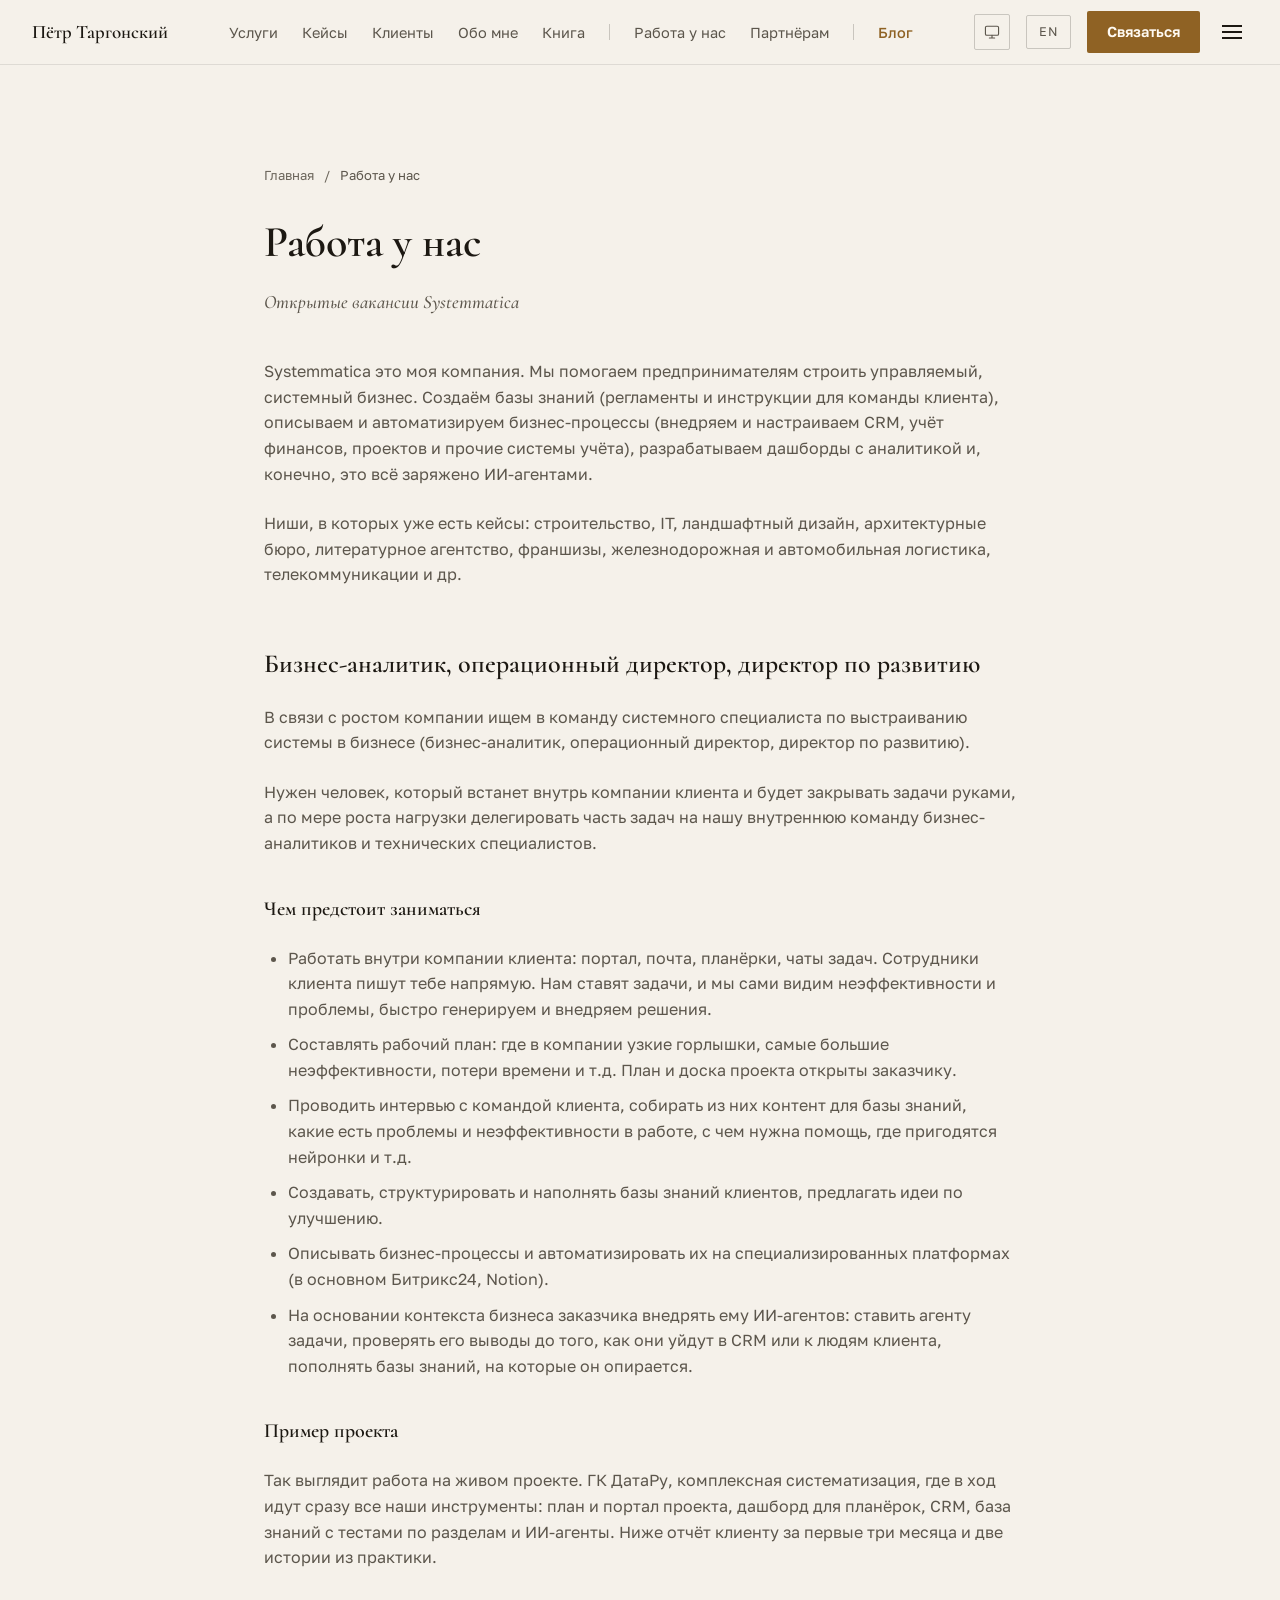
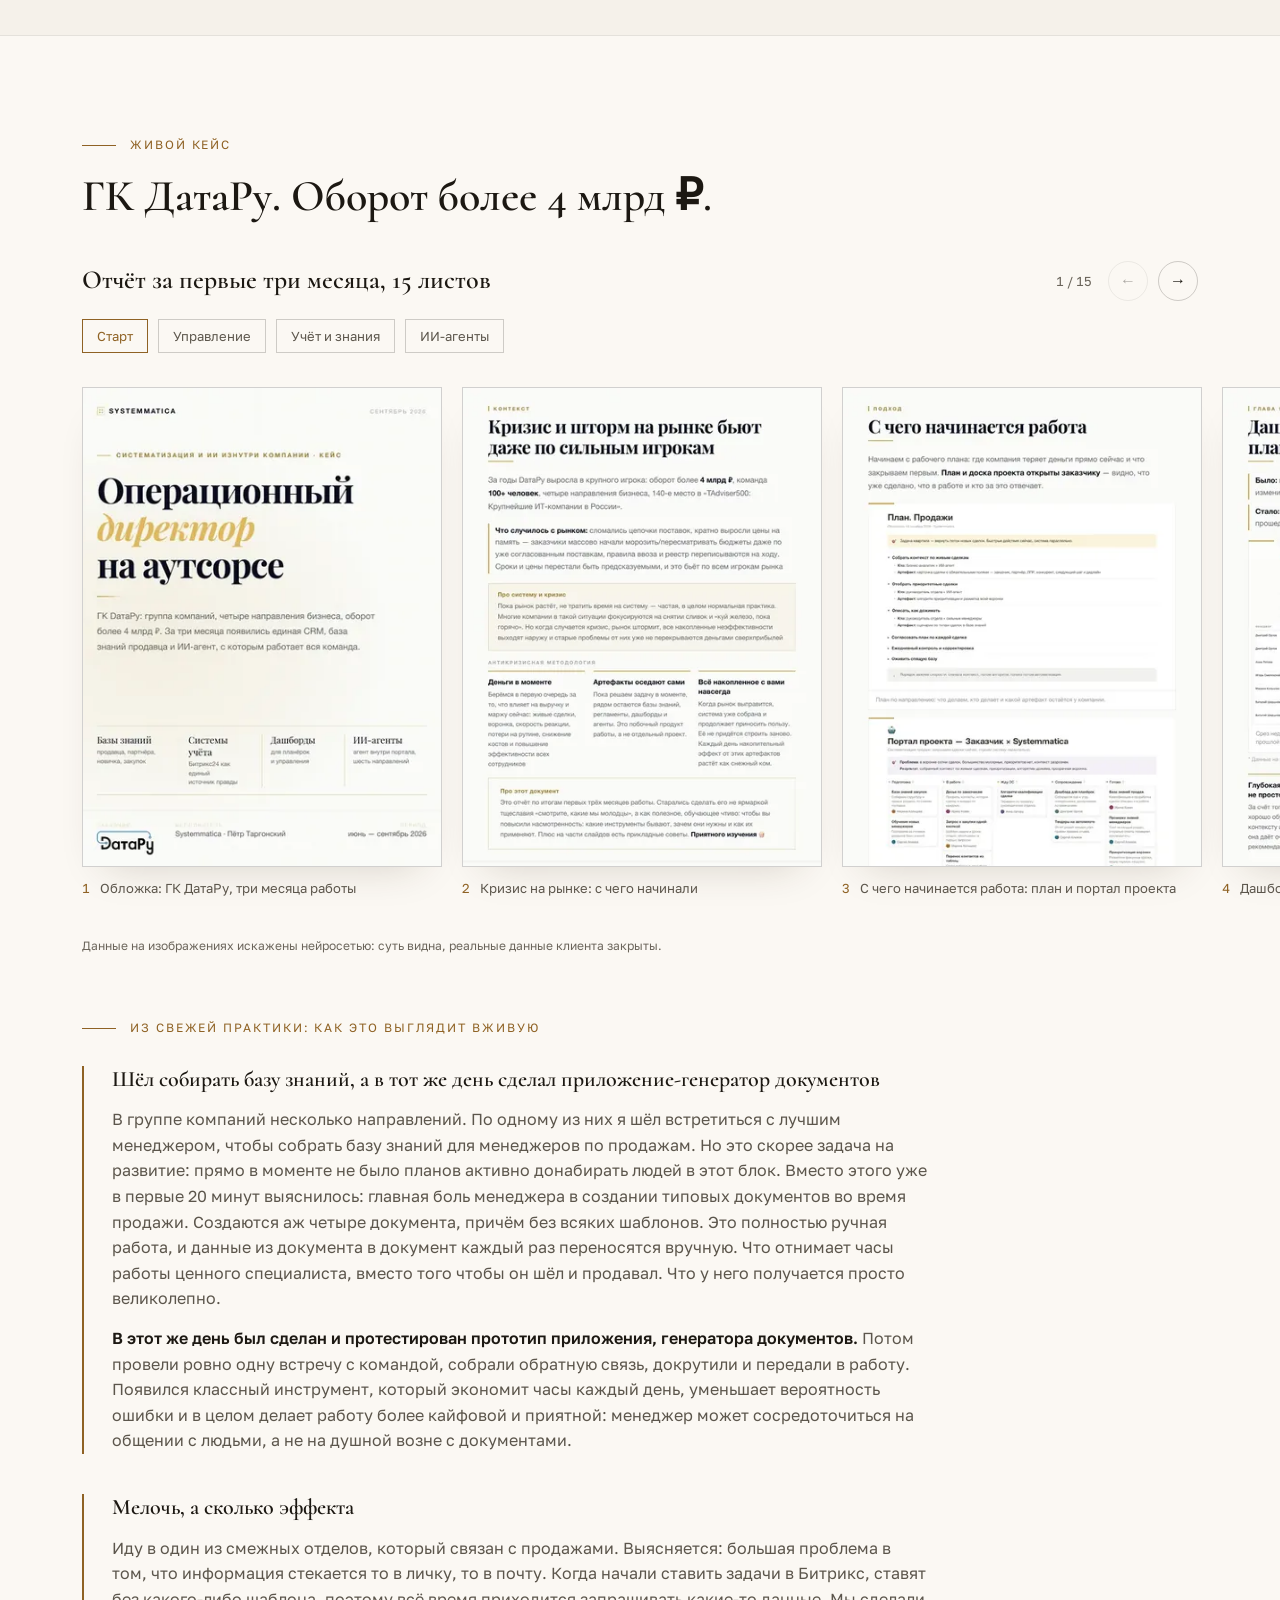
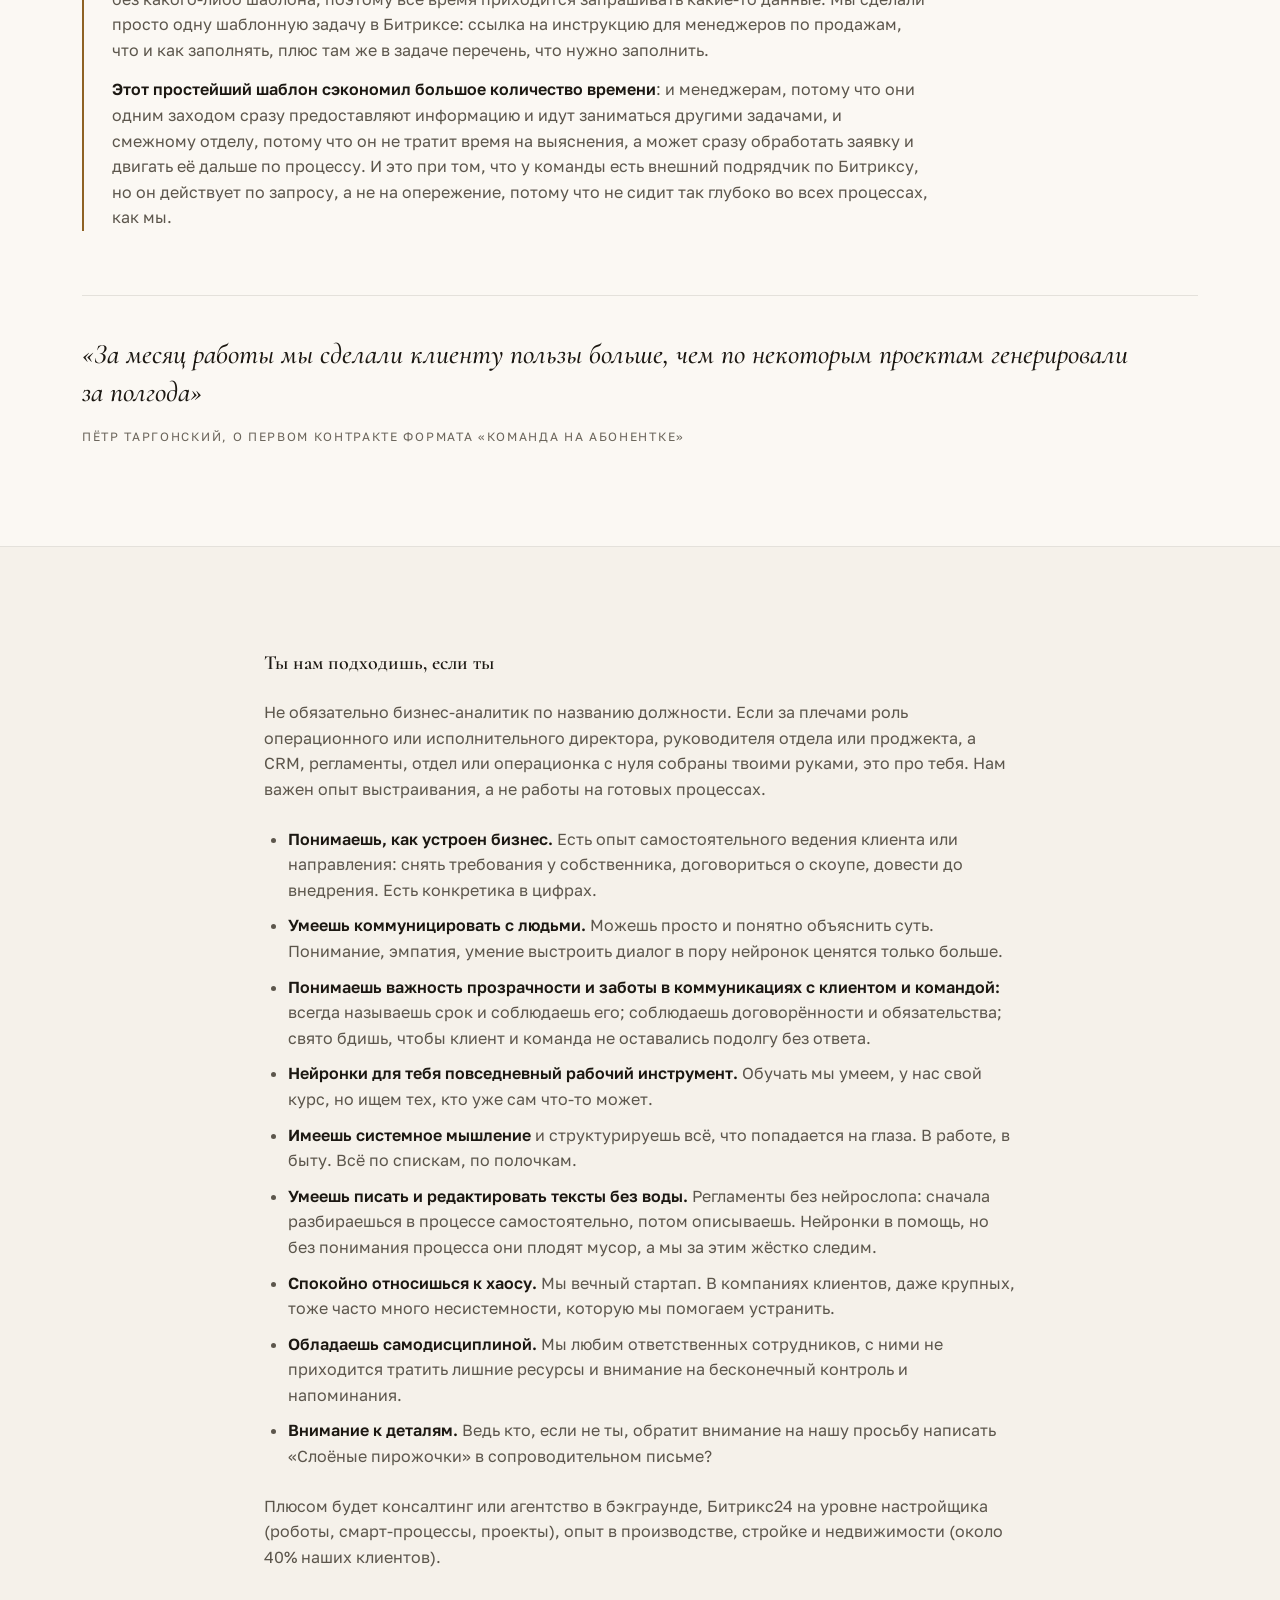
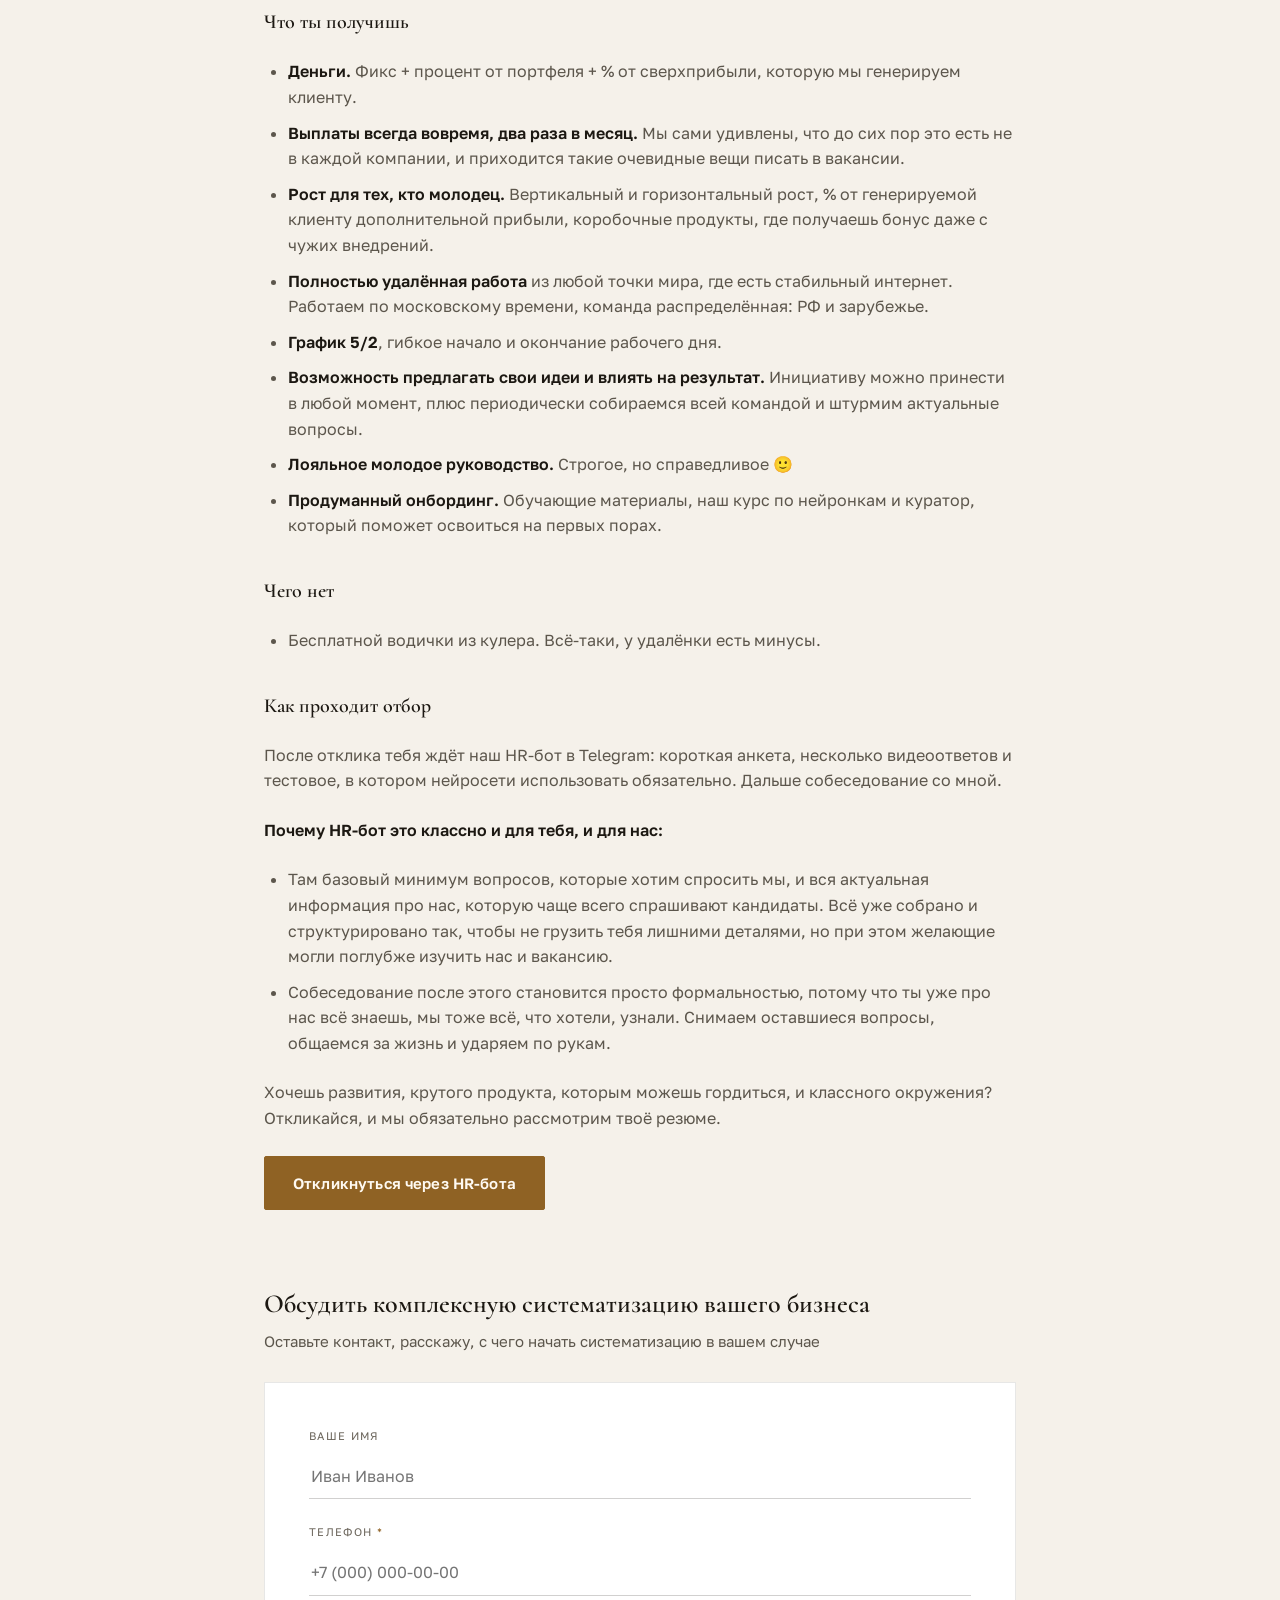
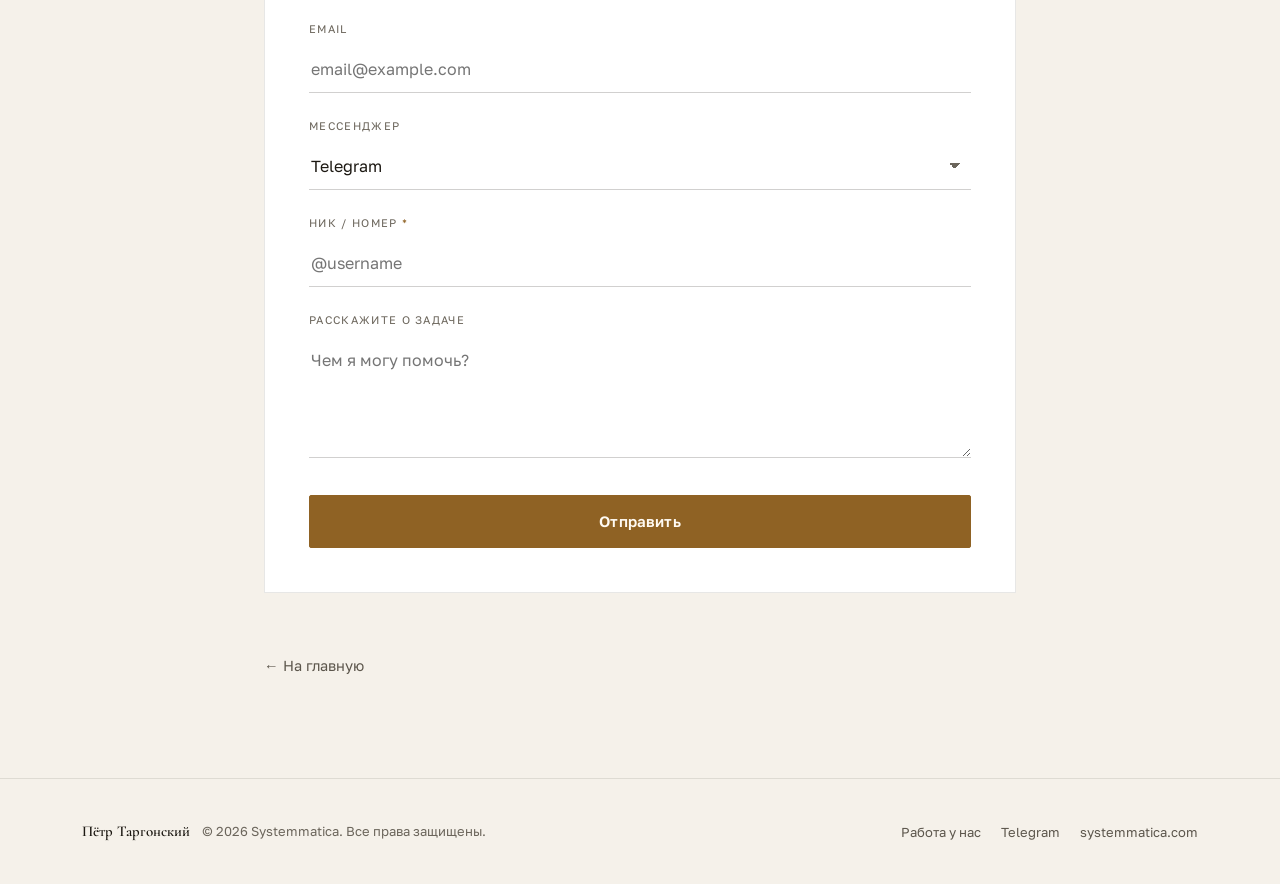
<file: ru/vacancies/index.html>
<!DOCTYPE html>
<html lang="ru">
<head>
<meta charset="UTF-8">
<meta name="viewport" content="width=device-width, initial-scale=1">
<script>(function(){var d=document.documentElement,c=null;try{c=localStorage.getItem("petr-theme");}catch(e){}if(c!=='light'&&c!=='dark'){c='system';}d.setAttribute('data-theme-choice',c);d.setAttribute('data-theme',c!=='system'?c:(window.matchMedia&&window.matchMedia('(prefers-color-scheme: light)').matches?'light':'dark'));})();</script>
<script>
(function(m,e,t,r,i,k,a){
  m[i]=m[i]||function(){(m[i].a=m[i].a||[]).push(arguments)};
  m[i].l=1*new Date();
  for (var j = 0; j < document.scripts.length; j++) {if (document.scripts[j].src === r) { return; }}
  k=e.createElement(t),a=e.getElementsByTagName(t)[0],k.async=1,k.src=r,a.parentNode.insertBefore(k,a)
})(window, document, "script", "https://mc.yandex.ru/metrika/tag.js", "ym");

ym(55185025, "init", {
  clickmap: true,
  trackLinks: true,
  accurateTrackBounce: true,
  webvisor: true
});
</script>
    <link rel="icon" href="/wp-content/themes/petr-dark/media/favicon-32.png" type="image/png" sizes="32x32" />
<link rel="icon" href="/wp-content/themes/petr-dark/media/favicon-512.png" type="image/png" sizes="512x512" />
<link rel="apple-touch-icon" href="/wp-content/themes/petr-dark/media/apple-touch-icon.png" sizes="180x180" />

<!-- Search Engine Optimization by Rank Math - https://rankmath.com/ -->
<title>Работа у нас &mdash; Пётр Таргонский</title>
<meta name="description" content="Открытые вакансии Systemmatica"/>
<meta name="robots" content="index, follow, max-snippet:-1, max-video-preview:-1, max-image-preview:large"/>
<link rel="canonical" href="https://petr-targonskiy.com/ru/vacancies" />
<meta property="og:locale" content="ru_RU" />
<meta property="og:type" content="article" />
<meta property="og:title" content="Работа у нас &mdash; Пётр Таргонский" />
<meta property="og:description" content="Открытые вакансии Systemmatica" />
<meta property="og:url" content="https://petr-targonskiy.com/ru/vacancies" />
<meta property="og:site_name" content="Пётр Таргонский" />
<meta property="og:updated_time" content="2026-11-04T07:27:12+00:00" />
<meta property="article:published_time" content="2026-09-29T11:12:18+00:00" />
<meta property="article:modified_time" content="2026-11-04T07:27:12+00:00" />
<meta name="twitter:card" content="summary_large_image" />
<meta name="twitter:title" content="Работа у нас &mdash; Пётр Таргонский" />
<meta name="twitter:description" content="Открытые вакансии Systemmatica" />
<meta name="twitter:label1" content="Time to read" />
<meta name="twitter:data1" content="4 minutes" />
<script type="application/ld+json" class="rank-math-schema">{"@context":"https://schema.org","@graph":[{"@type":"Person","@id":"https://petr-targonskiy.com/#person","name":"\u041f\u0451\u0442\u0440 \u0422\u0430\u0440\u0433\u043e\u043d\u0441\u043a\u0438\u0439","url":"https://petr-targonskiy.com/ru","jobTitle":"\u041e\u0441\u043d\u043e\u0432\u0430\u0442\u0435\u043b\u044c Systemmatica \u00b7 \u041e\u043f\u0435\u0440\u0430\u0446\u0438\u043e\u043d\u043d\u044b\u0439 \u0434\u0438\u0440\u0435\u043a\u0442\u043e\u0440 \u0414\u0430\u0442\u0430\u0420\u0443 \u00b7 \u0410\u0432\u0442\u043e\u0440 \u043a\u043d\u0438\u0433\u0438 \u00b7 \u0421\u043f\u0438\u043a\u0435\u0440","image":"https://petr-targonskiy.com/wp-content/themes/petr-dark/media/portrait-presskit.webp","description":"\u0421\u0438\u0441\u0442\u0435\u043c\u0430\u0442\u0438\u0437\u0438\u0440\u0443\u044e \u0431\u0438\u0437\u043d\u0435\u0441: \u0418\u0418-\u0430\u0433\u0435\u043d\u0442\u044b, \u0431\u0430\u0437\u044b \u0437\u043d\u0430\u043d\u0438\u0439, \u0440\u0435\u0433\u043b\u0430\u043c\u0435\u043d\u0442\u044b, CRM, \u0434\u0430\u0448\u0431\u043e\u0440\u0434\u044b. 12 \u043b\u0435\u0442 \u043e\u043f\u044b\u0442\u0430, 60+ \u043f\u0440\u043e\u0435\u043a\u0442\u043e\u0432.","worksFor":{"@type":"Organization","name":"Systemmatica","url":"https://systemmatica.com"},"knowsAbout":["Business Systematization","Knowledge Management","Business Process Management","CRM Systems","AI for Business"],"sameAs":["https://t.me/PTargonskiy","https://systemmatica.com","https://t.me/petr_targonskiy","https://www.youtube.com/@petrtargonskiy","https://vc.ru/u/1166553-petr-targonskiy"]},{"@type":"WebSite","@id":"https://petr-targonskiy.com/#website","url":"https://petr-targonskiy.com","name":"\u041f\u0451\u0442\u0440 \u0422\u0430\u0440\u0433\u043e\u043d\u0441\u043a\u0438\u0439","publisher":{"@id":"https://petr-targonskiy.com/#person"},"inLanguage":"ru-RU"},{"@type":"WebPage","@id":"https://petr-targonskiy.com/ru/vacancies#webpage","url":"https://petr-targonskiy.com/ru/vacancies","name":"\u0420\u0430\u0431\u043e\u0442\u0430 \u0443 \u043d\u0430\u0441 \u2014 \u041f\u0451\u0442\u0440 \u0422\u0430\u0440\u0433\u043e\u043d\u0441\u043a\u0438\u0439","datePublished":"2026-09-29T11:12:18+00:00","dateModified":"2026-11-04T07:27:12+00:00","isPartOf":{"@id":"https://petr-targonskiy.com/#website"},"inLanguage":"ru-RU"},{"@type":"Article","headline":"\u0420\u0430\u0431\u043e\u0442\u0430 \u0443 \u043d\u0430\u0441 \u2014 \u041f\u0451\u0442\u0440 \u0422\u0430\u0440\u0433\u043e\u043d\u0441\u043a\u0438\u0439","datePublished":"2026-09-29T11:12:18+00:00","dateModified":"2026-11-04T07:27:12+00:00","author":{"@id":"https://petr-targonskiy.com/#person"},"publisher":{"@id":"https://petr-targonskiy.com/#person"},"description":"\u041e\u0442\u043a\u0440\u044b\u0442\u044b\u0435 \u0432\u0430\u043a\u0430\u043d\u0441\u0438\u0438 Systemmatica","name":"\u0420\u0430\u0431\u043e\u0442\u0430 \u0443 \u043d\u0430\u0441 \u2014 \u041f\u0451\u0442\u0440 \u0422\u0430\u0440\u0433\u043e\u043d\u0441\u043a\u0438\u0439","@id":"https://petr-targonskiy.com/ru/vacancies#richSnippet","isPartOf":{"@id":"https://petr-targonskiy.com/ru/vacancies#webpage"},"inLanguage":"ru-RU","mainEntityOfPage":{"@id":"https://petr-targonskiy.com/ru/vacancies#webpage"}}]}</script>
<!-- /Rank Math WordPress SEO plugin -->

<link rel="alternate" type="application/rss+xml" title="Пётр Таргонский &raquo; Feed" href="https://petr-targonskiy.com/ru/feed" />
<link rel="alternate" type="application/rss+xml" title="Пётр Таргонский &raquo; Comments Feed" href="https://petr-targonskiy.com/ru/comments/feed" />
<link rel='stylesheet' id='wp-block-library-css' href='/wp-includes/css/dist/block-library/style.min.css?ver=6.6.2' media='all' />
<style id='classic-theme-styles-inline-css'>
/*! This file is auto-generated */
.wp-block-button__link{color:#fff;background-color:#32373c;border-radius:9999px;box-shadow:none;text-decoration:none;padding:calc(.667em + 2px) calc(1.333em + 2px);font-size:1.125em}.wp-block-file__button{background:#32373c;color:#fff;text-decoration:none}
</style>
<style id='global-styles-inline-css'>
:root{--wp--preset--aspect-ratio--square: 1;--wp--preset--aspect-ratio--4-3: 4/3;--wp--preset--aspect-ratio--3-4: 3/4;--wp--preset--aspect-ratio--3-2: 3/2;--wp--preset--aspect-ratio--2-3: 2/3;--wp--preset--aspect-ratio--16-9: 16/9;--wp--preset--aspect-ratio--9-16: 9/16;--wp--preset--color--black: #000000;--wp--preset--color--cyan-bluish-gray: #abb8c3;--wp--preset--color--white: #ffffff;--wp--preset--color--pale-pink: #f78da7;--wp--preset--color--vivid-red: #cf2e2e;--wp--preset--color--luminous-vivid-orange: #ff6900;--wp--preset--color--luminous-vivid-amber: #fcb900;--wp--preset--color--light-green-cyan: #7bdcb5;--wp--preset--color--vivid-green-cyan: #00d084;--wp--preset--color--pale-cyan-blue: #8ed1fc;--wp--preset--color--vivid-cyan-blue: #0693e3;--wp--preset--color--vivid-purple: #9b51e0;--wp--preset--gradient--vivid-cyan-blue-to-vivid-purple: linear-gradient(135deg,rgba(6,147,227,1) 0%,rgb(155,81,224) 100%);--wp--preset--gradient--light-green-cyan-to-vivid-green-cyan: linear-gradient(135deg,rgb(122,220,180) 0%,rgb(0,208,130) 100%);--wp--preset--gradient--luminous-vivid-amber-to-luminous-vivid-orange: linear-gradient(135deg,rgba(252,185,0,1) 0%,rgba(255,105,0,1) 100%);--wp--preset--gradient--luminous-vivid-orange-to-vivid-red: linear-gradient(135deg,rgba(255,105,0,1) 0%,rgb(207,46,46) 100%);--wp--preset--gradient--very-light-gray-to-cyan-bluish-gray: linear-gradient(135deg,rgb(238,238,238) 0%,rgb(169,184,195) 100%);--wp--preset--gradient--cool-to-warm-spectrum: linear-gradient(135deg,rgb(74,234,220) 0%,rgb(151,120,209) 20%,rgb(207,42,186) 40%,rgb(238,44,130) 60%,rgb(251,105,98) 80%,rgb(254,248,76) 100%);--wp--preset--gradient--blush-light-purple: linear-gradient(135deg,rgb(255,206,236) 0%,rgb(152,150,240) 100%);--wp--preset--gradient--blush-bordeaux: linear-gradient(135deg,rgb(254,205,165) 0%,rgb(254,45,45) 50%,rgb(107,0,62) 100%);--wp--preset--gradient--luminous-dusk: linear-gradient(135deg,rgb(255,203,112) 0%,rgb(199,81,192) 50%,rgb(65,88,208) 100%);--wp--preset--gradient--pale-ocean: linear-gradient(135deg,rgb(255,245,203) 0%,rgb(182,227,212) 50%,rgb(51,167,181) 100%);--wp--preset--gradient--electric-grass: linear-gradient(135deg,rgb(202,248,128) 0%,rgb(113,206,126) 100%);--wp--preset--gradient--midnight: linear-gradient(135deg,rgb(2,3,129) 0%,rgb(40,116,252) 100%);--wp--preset--font-size--small: 13px;--wp--preset--font-size--medium: 20px;--wp--preset--font-size--large: 36px;--wp--preset--font-size--x-large: 42px;--wp--preset--spacing--20: 0.44rem;--wp--preset--spacing--30: 0.67rem;--wp--preset--spacing--40: 1rem;--wp--preset--spacing--50: 1.5rem;--wp--preset--spacing--60: 2.25rem;--wp--preset--spacing--70: 3.38rem;--wp--preset--spacing--80: 5.06rem;--wp--preset--shadow--natural: 6px 6px 9px rgba(0, 0, 0, 0.2);--wp--preset--shadow--deep: 12px 12px 50px rgba(0, 0, 0, 0.4);--wp--preset--shadow--sharp: 6px 6px 0px rgba(0, 0, 0, 0.2);--wp--preset--shadow--outlined: 6px 6px 0px -3px rgba(255, 255, 255, 1), 6px 6px rgba(0, 0, 0, 1);--wp--preset--shadow--crisp: 6px 6px 0px rgba(0, 0, 0, 1);}:where(.is-layout-flex){gap: 0.5em;}:where(.is-layout-grid){gap: 0.5em;}body .is-layout-flex{display: flex;}.is-layout-flex{flex-wrap: wrap;align-items: center;}.is-layout-flex > :is(*, div){margin: 0;}body .is-layout-grid{display: grid;}.is-layout-grid > :is(*, div){margin: 0;}:where(.wp-block-columns.is-layout-flex){gap: 2em;}:where(.wp-block-columns.is-layout-grid){gap: 2em;}:where(.wp-block-post-template.is-layout-flex){gap: 1.25em;}:where(.wp-block-post-template.is-layout-grid){gap: 1.25em;}.has-black-color{color: var(--wp--preset--color--black) !important;}.has-cyan-bluish-gray-color{color: var(--wp--preset--color--cyan-bluish-gray) !important;}.has-white-color{color: var(--wp--preset--color--white) !important;}.has-pale-pink-color{color: var(--wp--preset--color--pale-pink) !important;}.has-vivid-red-color{color: var(--wp--preset--color--vivid-red) !important;}.has-luminous-vivid-orange-color{color: var(--wp--preset--color--luminous-vivid-orange) !important;}.has-luminous-vivid-amber-color{color: var(--wp--preset--color--luminous-vivid-amber) !important;}.has-light-green-cyan-color{color: var(--wp--preset--color--light-green-cyan) !important;}.has-vivid-green-cyan-color{color: var(--wp--preset--color--vivid-green-cyan) !important;}.has-pale-cyan-blue-color{color: var(--wp--preset--color--pale-cyan-blue) !important;}.has-vivid-cyan-blue-color{color: var(--wp--preset--color--vivid-cyan-blue) !important;}.has-vivid-purple-color{color: var(--wp--preset--color--vivid-purple) !important;}.has-black-background-color{background-color: var(--wp--preset--color--black) !important;}.has-cyan-bluish-gray-background-color{background-color: var(--wp--preset--color--cyan-bluish-gray) !important;}.has-white-background-color{background-color: var(--wp--preset--color--white) !important;}.has-pale-pink-background-color{background-color: var(--wp--preset--color--pale-pink) !important;}.has-vivid-red-background-color{background-color: var(--wp--preset--color--vivid-red) !important;}.has-luminous-vivid-orange-background-color{background-color: var(--wp--preset--color--luminous-vivid-orange) !important;}.has-luminous-vivid-amber-background-color{background-color: var(--wp--preset--color--luminous-vivid-amber) !important;}.has-light-green-cyan-background-color{background-color: var(--wp--preset--color--light-green-cyan) !important;}.has-vivid-green-cyan-background-color{background-color: var(--wp--preset--color--vivid-green-cyan) !important;}.has-pale-cyan-blue-background-color{background-color: var(--wp--preset--color--pale-cyan-blue) !important;}.has-vivid-cyan-blue-background-color{background-color: var(--wp--preset--color--vivid-cyan-blue) !important;}.has-vivid-purple-background-color{background-color: var(--wp--preset--color--vivid-purple) !important;}.has-black-border-color{border-color: var(--wp--preset--color--black) !important;}.has-cyan-bluish-gray-border-color{border-color: var(--wp--preset--color--cyan-bluish-gray) !important;}.has-white-border-color{border-color: var(--wp--preset--color--white) !important;}.has-pale-pink-border-color{border-color: var(--wp--preset--color--pale-pink) !important;}.has-vivid-red-border-color{border-color: var(--wp--preset--color--vivid-red) !important;}.has-luminous-vivid-orange-border-color{border-color: var(--wp--preset--color--luminous-vivid-orange) !important;}.has-luminous-vivid-amber-border-color{border-color: var(--wp--preset--color--luminous-vivid-amber) !important;}.has-light-green-cyan-border-color{border-color: var(--wp--preset--color--light-green-cyan) !important;}.has-vivid-green-cyan-border-color{border-color: var(--wp--preset--color--vivid-green-cyan) !important;}.has-pale-cyan-blue-border-color{border-color: var(--wp--preset--color--pale-cyan-blue) !important;}.has-vivid-cyan-blue-border-color{border-color: var(--wp--preset--color--vivid-cyan-blue) !important;}.has-vivid-purple-border-color{border-color: var(--wp--preset--color--vivid-purple) !important;}.has-vivid-cyan-blue-to-vivid-purple-gradient-background{background: var(--wp--preset--gradient--vivid-cyan-blue-to-vivid-purple) !important;}.has-light-green-cyan-to-vivid-green-cyan-gradient-background{background: var(--wp--preset--gradient--light-green-cyan-to-vivid-green-cyan) !important;}.has-luminous-vivid-amber-to-luminous-vivid-orange-gradient-background{background: var(--wp--preset--gradient--luminous-vivid-amber-to-luminous-vivid-orange) !important;}.has-luminous-vivid-orange-to-vivid-red-gradient-background{background: var(--wp--preset--gradient--luminous-vivid-orange-to-vivid-red) !important;}.has-very-light-gray-to-cyan-bluish-gray-gradient-background{background: var(--wp--preset--gradient--very-light-gray-to-cyan-bluish-gray) !important;}.has-cool-to-warm-spectrum-gradient-background{background: var(--wp--preset--gradient--cool-to-warm-spectrum) !important;}.has-blush-light-purple-gradient-background{background: var(--wp--preset--gradient--blush-light-purple) !important;}.has-blush-bordeaux-gradient-background{background: var(--wp--preset--gradient--blush-bordeaux) !important;}.has-luminous-dusk-gradient-background{background: var(--wp--preset--gradient--luminous-dusk) !important;}.has-pale-ocean-gradient-background{background: var(--wp--preset--gradient--pale-ocean) !important;}.has-electric-grass-gradient-background{background: var(--wp--preset--gradient--electric-grass) !important;}.has-midnight-gradient-background{background: var(--wp--preset--gradient--midnight) !important;}.has-small-font-size{font-size: var(--wp--preset--font-size--small) !important;}.has-medium-font-size{font-size: var(--wp--preset--font-size--medium) !important;}.has-large-font-size{font-size: var(--wp--preset--font-size--large) !important;}.has-x-large-font-size{font-size: var(--wp--preset--font-size--x-large) !important;}
:where(.wp-block-post-template.is-layout-flex){gap: 1.25em;}:where(.wp-block-post-template.is-layout-grid){gap: 1.25em;}
:where(.wp-block-columns.is-layout-flex){gap: 2em;}:where(.wp-block-columns.is-layout-grid){gap: 2em;}
:root :where(.wp-block-pullquote){font-size: 1.5em;line-height: 1.6;}
</style>
<link rel='stylesheet' id='petr-dark-tokens-css' href='/wp-content/themes/petr-dark/assets/css/tokens.css?ver=1793269576' media='all' />
<link rel='stylesheet' id='petr-dark-base-css' href='/wp-content/themes/petr-dark/assets/css/base.css?ver=1791030432' media='all' />
<link rel='stylesheet' id='petr-dark-section-dataru_case-css' href='/wp-content/themes/petr-dark/assets/css/sections/dataru_case.css?ver=1790599843' media='all' />
<link rel='stylesheet' id='petr-dark-article-css' href='/wp-content/themes/petr-dark/assets/css/blocks/article.css?ver=1791021180' media='all' />
<link rel='stylesheet' id='petr-dark-section-contact-css' href='/wp-content/themes/petr-dark/assets/css/sections/contact.css?ver=1790579859' media='all' />
<link rel="https://api.w.org/" href="/wp-json/" /><link rel="alternate" title="JSON" type="application/json" href="https://petr-targonskiy.com/wp-json/wp/v2/pages/48" />
<link rel='shortlink' href='/?p=48' />
<link rel="icon" href="/wp-content/themes/petr-dark/media/favicon-512.png" sizes="32x32" />
<link rel="icon" href="/wp-content/themes/petr-dark/media/favicon-512.png" sizes="192x192" />
<link rel="apple-touch-icon" href="/wp-content/themes/petr-dark/media/favicon-512.png" />
<meta name="msapplication-TileImage" content="/wp-content/themes/petr-dark/media/favicon-512.png" />
</head>
<body class="page-template-default page page-id-48 wp-embed-responsive">
<noscript><div><img src="https://mc.yandex.ru/watch/55185025" style="position:absolute; left:-9999px;" alt="" /></div></noscript>
    
<a class="skip-link screen-reader-text" href="#main">Перейти к содержимому</a>

<header class="site-header">
  <div class="site-header__inner container">
    <a class="site-header__logo" href="/ru">
      Пётр Таргонский    </a>

    <input type="checkbox" id="site-nav-toggle" class="site-header__toggle-input">

    <nav class="site-header__nav" aria-label="Основная навигация">
      <ul class="site-header__menu">
                <li data-nav-drop="6">
          <a href="/ru#services">Услуги</a>
        </li>
                <li>
          <a href="/ru#dataru">Кейсы</a>
        </li>
                <li data-nav-drop="5">
          <a href="/ru#industries">Клиенты</a>
        </li>
                <li data-nav-drop="4">
          <a href="/ru#about">Обо мне</a>
        </li>
                <li data-nav-drop="3">
          <a href="/ru#book">Книга</a>
        </li>
                <li data-nav-drop="2">
          <a href="/ru#publications">Публикации</a>
        </li>
                <li data-nav-drop="1">
          <a href="/ru#podcasts">Подкасты</a>
        </li>
                        <li class="site-header__menu-sep" aria-hidden="true"></li>
                <li>
          <a href="/ru/vacancies">Работа у нас</a>
        </li>
                <li>
          <a href="/ru/partners">Партнёрам</a>
        </li>
                        <li class="site-header__menu-sep" aria-hidden="true"></li>
        <li>
          <a href="/ru/blog" class="site-header__link-accent">
            Блог          </a>
        </li>
      </ul>
    </nav>

    <div class="site-header__actions">
            <div class="theme-switch" data-theme-switch data-title="Тема"><button type="button" class="theme-switch__button" aria-haspopup="true" aria-expanded="false" aria-controls="theme-switch-menu" aria-label="Тема" title="Тема"><svg class="theme-switch__icon theme-switch__icon--system" viewBox="0 0 24 24" fill="none" stroke="currentColor" stroke-linecap="round" stroke-linejoin="round" aria-hidden="true" focusable="false"><rect x="3.25" y="4.25" width="17.5" height="12" rx="1.75"/><path d="M8.5 20h7M12 16.25V20"/></svg><svg class="theme-switch__icon theme-switch__icon--light" viewBox="0 0 24 24" fill="none" stroke="currentColor" stroke-linecap="round" stroke-linejoin="round" aria-hidden="true" focusable="false"><circle cx="12" cy="12" r="4"/><path d="M12 2.75v1.75M12 19.5v1.75M4.4 4.4l1.25 1.25M18.35 18.35l1.25 1.25M2.75 12H4.5M19.5 12h1.75M4.4 19.6l1.25-1.25M18.35 5.65l1.25-1.25"/></svg><svg class="theme-switch__icon theme-switch__icon--dark" viewBox="0 0 24 24" fill="none" stroke="currentColor" stroke-linecap="round" stroke-linejoin="round" aria-hidden="true" focusable="false"><path d="M20.25 14.1A8.25 8.25 0 1 1 9.9 3.75a6.5 6.5 0 0 0 10.35 10.35z"/></svg></button><ul class="theme-switch__menu" id="theme-switch-menu" role="menu" aria-label="Тема" hidden><li role="none"><button type="button" role="menuitemradio" class="theme-switch__option" data-theme-option="system" aria-checked="false"><svg class="theme-switch__option-icon" viewBox="0 0 24 24" fill="none" stroke="currentColor" stroke-linecap="round" stroke-linejoin="round" aria-hidden="true" focusable="false"><rect x="3.25" y="4.25" width="17.5" height="12" rx="1.75"/><path d="M8.5 20h7M12 16.25V20"/></svg><span>Системная</span><svg class="theme-switch__check" viewBox="0 0 24 24" fill="none" stroke="currentColor" stroke-linecap="round" stroke-linejoin="round" aria-hidden="true" focusable="false"><path d="M5 12.5l4.25 4.25L19 7"/></svg></button></li><li role="none"><button type="button" role="menuitemradio" class="theme-switch__option" data-theme-option="light" aria-checked="false"><svg class="theme-switch__option-icon" viewBox="0 0 24 24" fill="none" stroke="currentColor" stroke-linecap="round" stroke-linejoin="round" aria-hidden="true" focusable="false"><circle cx="12" cy="12" r="4"/><path d="M12 2.75v1.75M12 19.5v1.75M4.4 4.4l1.25 1.25M18.35 18.35l1.25 1.25M2.75 12H4.5M19.5 12h1.75M4.4 19.6l1.25-1.25M18.35 5.65l1.25-1.25"/></svg><span>Светлая</span><svg class="theme-switch__check" viewBox="0 0 24 24" fill="none" stroke="currentColor" stroke-linecap="round" stroke-linejoin="round" aria-hidden="true" focusable="false"><path d="M5 12.5l4.25 4.25L19 7"/></svg></button></li><li role="none"><button type="button" role="menuitemradio" class="theme-switch__option" data-theme-option="dark" aria-checked="false"><svg class="theme-switch__option-icon" viewBox="0 0 24 24" fill="none" stroke="currentColor" stroke-linecap="round" stroke-linejoin="round" aria-hidden="true" focusable="false"><path d="M20.25 14.1A8.25 8.25 0 1 1 9.9 3.75a6.5 6.5 0 0 0 10.35 10.35z"/></svg><span>Тёмная</span><svg class="theme-switch__check" viewBox="0 0 24 24" fill="none" stroke="currentColor" stroke-linecap="round" stroke-linejoin="round" aria-hidden="true" focusable="false"><path d="M5 12.5l4.25 4.25L19 7"/></svg></button></li></ul></div>      <a class="site-header__lang" href="/en/" hreflang="en">
        EN      </a>
      <a class="site-header__cta" href="/ru#contact">
        Связаться      </a>
      <label for="site-nav-toggle" class="site-header__burger" aria-label="Меню">
        <span></span><span></span><span></span>
      </label>
    </div>
  </div>
</header>
<script>(function(){var d=document.documentElement,h=document.querySelector('.site-header__inner');if(!h){return;}var t=document.getElementById('site-nav-toggle'),drop=[].slice.call(h.querySelectorAll('[data-nav-drop]')).sort(function(a,b){return a.getAttribute('data-nav-drop')-b.getAttribute('data-nav-drop');});function over(){return h.scrollWidth>h.clientWidth+1;}window.petrNavFit=function(){if(t&&t.checked){return;}d.classList.remove('nav-compact','nav-partial');drop.forEach(function(li){li.classList.remove('is-nav-dropped');});if(!over()){return;}d.classList.add('nav-partial');for(var i=0;i<drop.length;i++){drop[i].classList.add('is-nav-dropped');if(!over()){return;}}d.classList.remove('nav-partial');drop.forEach(function(li){li.classList.remove('is-nav-dropped');});d.classList.add('nav-compact');};window.petrNavFit();})();</script>
    <main id="main">
      <article class="article-page article-page--vacancies">
      <div class="container section-pad article article--page article--before-block">

        <nav class="article__breadcrumb" aria-label="Хлебные крошки">
          <a href="/ru">Главная</a>
          <span aria-hidden="true">/</span>
          <span aria-current="page">Работа у нас</span>
        </nav>

        <header class="article__header">
          <h1 class="article__title">Работа у нас</h1>
                      <p class="article__description">Открытые вакансии Systemmatica</p>
                  </header>

                              <div class="article__body">
              <p>Systemmatica это моя компания. Мы помогаем предпринимателям строить управляемый, системный бизнес. Создаём базы знаний (регламенты и инструкции для команды клиента), описываем и автоматизируем бизнес-процессы (внедряем и настраиваем CRM, учёт финансов, проектов и прочие системы учёта), разрабатываем дашборды с аналитикой и, конечно, это всё заряжено ИИ-агентами.</p>

<p>Ниши, в которых уже есть кейсы: строительство, IT, ландшафтный дизайн, архитектурные бюро, литературное агентство, франшизы, железнодорожная и автомобильная логистика, телекоммуникации и др.</p>

<h2 id="vakansiya">Бизнес-аналитик, операционный директор, директор по развитию</h2>

<p>В связи с ростом компании ищем в команду системного специалиста по выстраиванию системы в бизнесе (бизнес-аналитик, операционный директор, директор по развитию).</p>

<p>Нужен человек, который встанет внутрь компании клиента и будет закрывать задачи руками, а по мере роста нагрузки делегировать часть задач на нашу внутреннюю команду бизнес-аналитиков и технических специалистов.</p>

<h3>Чем предстоит заниматься</h3>

<ul>
  <li>Работать внутри компании клиента: портал, почта, планёрки, чаты задач. Сотрудники клиента пишут тебе напрямую. Нам ставят задачи, и мы сами видим неэффективности и проблемы, быстро генерируем и внедряем решения.</li>
  <li>Составлять рабочий план: где в компании узкие горлышки, самые большие неэффективности, потери времени и т.д. План и доска проекта открыты заказчику.</li>
  <li>Проводить интервью с командой клиента, собирать из них контент для базы знаний, какие есть проблемы и неэффективности в работе, с чем нужна помощь, где пригодятся нейронки и т.д.</li>
  <li>Создавать, структурировать и наполнять базы знаний клиентов, предлагать идеи по улучшению.</li>
  <li>Описывать бизнес-процессы и автоматизировать их на специализированных платформах (в основном Битрикс24, Notion).</li>
  <li>На основании контекста бизнеса заказчика внедрять ему ИИ-агентов: ставить агенту задачи, проверять его выводы до того, как они уйдут в CRM или к людям клиента, пополнять базы знаний, на которые он опирается.</li>
</ul>

<h3>Пример проекта</h3>

<p>Так выглядит работа на живом проекте. ГК ДатаРу, комплексная систематизация, где в ход идут сразу все наши инструменты: план и портал проекта, дашборд для планёрок, CRM, база знаний с тестами по разделам и ИИ-агенты. Ниже отчёт клиенту за первые три месяца и две истории из практики.</p>

            </div>
                                        </div>
            <section id="dataru" class="section-dataru">
  <div class="container section-dataru__inner">
          <span class="section-dataru__kicker">Живой кейс</span>
              <h2 class="section-dataru__heading">ГК ДатаРу. Оборот более 4 млрд ₽.</h2>
        
    
      </div>

      <div class="dataru-report" data-dataru-report>
      <div class="container">
        <div class="dataru-report__head">
                      <h3 class="dataru-report__title">Отчёт за первые три месяца, 15 листов</h3>
                    <div class="dataru-report__controls" data-dataru-controls hidden>
            <span class="dataru-report__counter" data-dataru-counter>1 / 15</span>
            <button type="button" class="dataru-report__arrow" data-dataru-prev aria-label="Предыдущий лист">&larr;</button>
            <button type="button" class="dataru-report__arrow" data-dataru-next aria-label="Следующий лист">&rarr;</button>
          </div>
        </div>

                  <div class="dataru-report__chapters" role="group" aria-label="Главы отчёта" data-dataru-chapters hidden>
                          <button type="button" class="dataru-report__chapter" data-chapter="0" data-goto="0" aria-pressed="true">Старт</button>
                          <button type="button" class="dataru-report__chapter" data-chapter="1" data-goto="3" aria-pressed="false">Управление</button>
                          <button type="button" class="dataru-report__chapter" data-chapter="2" data-goto="5" aria-pressed="false">Учёт и знания</button>
                          <button type="button" class="dataru-report__chapter" data-chapter="3" data-goto="9" aria-pressed="false">ИИ-агенты</button>
                      </div>
              </div>

      <ol class="dataru-report__track" data-dataru-track>
                  <li class="dataru-sheet" data-dataru-sheet data-chapter="0">
            <a class="dataru-sheet__link" href="/wp-content/themes/petr-dark/media/dataru-case/dataru-case-01.webp" target="_blank" rel="noopener" data-full="/wp-content/themes/petr-dark/media/dataru-case/dataru-case-01.webp">
              <span class="dataru-sheet__paper">
                <img src="/wp-content/themes/petr-dark/media/dataru-case/dataru-case-01-thumb.webp" srcset="/wp-content/themes/petr-dark/media/dataru-case/dataru-case-01-thumb-160w.webp 160w, /wp-content/themes/petr-dark/media/dataru-case/dataru-case-01-thumb-400w.webp 400w, /wp-content/themes/petr-dark/media/dataru-case/dataru-case-01-800w.webp 800w, /wp-content/themes/petr-dark/media/dataru-case/dataru-case-01-1200w.webp 1200w, /wp-content/themes/petr-dark/media/dataru-case/dataru-case-01.webp 1242w" sizes="(max-width: 600px) 80vw, 360px" alt="Обложка: ГК ДатаРу, три месяца работы" width="560" height="747" loading="lazy" decoding="async">
              </span>
              <span class="dataru-sheet__caption"><span class="dataru-sheet__num">1</span>Обложка: ГК ДатаРу, три месяца работы</span>
            </a>
          </li>
                  <li class="dataru-sheet" data-dataru-sheet data-chapter="0">
            <a class="dataru-sheet__link" href="/wp-content/themes/petr-dark/media/dataru-case/dataru-case-02.webp" target="_blank" rel="noopener" data-full="/wp-content/themes/petr-dark/media/dataru-case/dataru-case-02.webp">
              <span class="dataru-sheet__paper">
                <img src="/wp-content/themes/petr-dark/media/dataru-case/dataru-case-02-thumb.webp" srcset="/wp-content/themes/petr-dark/media/dataru-case/dataru-case-02-thumb-160w.webp 160w, /wp-content/themes/petr-dark/media/dataru-case/dataru-case-02-thumb-400w.webp 400w, /wp-content/themes/petr-dark/media/dataru-case/dataru-case-02-800w.webp 800w, /wp-content/themes/petr-dark/media/dataru-case/dataru-case-02-1200w.webp 1200w, /wp-content/themes/petr-dark/media/dataru-case/dataru-case-02.webp 1242w" sizes="(max-width: 600px) 80vw, 360px" alt="Кризис на рынке: с чего начинали" width="560" height="747" loading="lazy" decoding="async">
              </span>
              <span class="dataru-sheet__caption"><span class="dataru-sheet__num">2</span>Кризис на рынке: с чего начинали</span>
            </a>
          </li>
                  <li class="dataru-sheet" data-dataru-sheet data-chapter="0">
            <a class="dataru-sheet__link" href="/wp-content/themes/petr-dark/media/dataru-case/dataru-case-03.webp" target="_blank" rel="noopener" data-full="/wp-content/themes/petr-dark/media/dataru-case/dataru-case-03.webp">
              <span class="dataru-sheet__paper">
                <img src="/wp-content/themes/petr-dark/media/dataru-case/dataru-case-03-thumb.webp" srcset="/wp-content/themes/petr-dark/media/dataru-case/dataru-case-03-thumb-160w.webp 160w, /wp-content/themes/petr-dark/media/dataru-case/dataru-case-03-thumb-400w.webp 400w, /wp-content/themes/petr-dark/media/dataru-case/dataru-case-03-800w.webp 800w, /wp-content/themes/petr-dark/media/dataru-case/dataru-case-03-1200w.webp 1200w, /wp-content/themes/petr-dark/media/dataru-case/dataru-case-03.webp 1242w" sizes="(max-width: 600px) 80vw, 360px" alt="С чего начинается работа: план и портал проекта" width="560" height="747" loading="lazy" decoding="async">
              </span>
              <span class="dataru-sheet__caption"><span class="dataru-sheet__num">3</span>С чего начинается работа: план и портал проекта</span>
            </a>
          </li>
                  <li class="dataru-sheet" data-dataru-sheet data-chapter="1">
            <a class="dataru-sheet__link" href="/wp-content/themes/petr-dark/media/dataru-case/dataru-case-04.webp" target="_blank" rel="noopener" data-full="/wp-content/themes/petr-dark/media/dataru-case/dataru-case-04.webp">
              <span class="dataru-sheet__paper">
                <img src="/wp-content/themes/petr-dark/media/dataru-case/dataru-case-04-thumb.webp" srcset="/wp-content/themes/petr-dark/media/dataru-case/dataru-case-04-thumb-160w.webp 160w, /wp-content/themes/petr-dark/media/dataru-case/dataru-case-04-thumb-400w.webp 400w, /wp-content/themes/petr-dark/media/dataru-case/dataru-case-04-800w.webp 800w, /wp-content/themes/petr-dark/media/dataru-case/dataru-case-04-1200w.webp 1200w, /wp-content/themes/petr-dark/media/dataru-case/dataru-case-04.webp 1242w" sizes="(max-width: 600px) 80vw, 360px" alt="Дашборд для еженедельных планёрок" width="560" height="747" loading="lazy" decoding="async">
              </span>
              <span class="dataru-sheet__caption"><span class="dataru-sheet__num">4</span>Дашборд для еженедельных планёрок</span>
            </a>
          </li>
                  <li class="dataru-sheet" data-dataru-sheet data-chapter="1">
            <a class="dataru-sheet__link" href="/wp-content/themes/petr-dark/media/dataru-case/dataru-case-05.webp" target="_blank" rel="noopener" data-full="/wp-content/themes/petr-dark/media/dataru-case/dataru-case-05.webp">
              <span class="dataru-sheet__paper">
                <img src="/wp-content/themes/petr-dark/media/dataru-case/dataru-case-05-thumb.webp" srcset="/wp-content/themes/petr-dark/media/dataru-case/dataru-case-05-thumb-160w.webp 160w, /wp-content/themes/petr-dark/media/dataru-case/dataru-case-05-thumb-400w.webp 400w, /wp-content/themes/petr-dark/media/dataru-case/dataru-case-05-800w.webp 800w, /wp-content/themes/petr-dark/media/dataru-case/dataru-case-05-1200w.webp 1200w, /wp-content/themes/petr-dark/media/dataru-case/dataru-case-05.webp 1242w" sizes="(max-width: 600px) 80vw, 360px" alt="Операционный ритм: проблемы видно день в день" width="560" height="747" loading="lazy" decoding="async">
              </span>
              <span class="dataru-sheet__caption"><span class="dataru-sheet__num">5</span>Операционный ритм: проблемы видно день в день</span>
            </a>
          </li>
                  <li class="dataru-sheet" data-dataru-sheet data-chapter="2">
            <a class="dataru-sheet__link" href="/wp-content/themes/petr-dark/media/dataru-case/dataru-case-06.webp" target="_blank" rel="noopener" data-full="/wp-content/themes/petr-dark/media/dataru-case/dataru-case-06.webp">
              <span class="dataru-sheet__paper">
                <img src="/wp-content/themes/petr-dark/media/dataru-case/dataru-case-06-thumb.webp" srcset="/wp-content/themes/petr-dark/media/dataru-case/dataru-case-06-thumb-160w.webp 160w, /wp-content/themes/petr-dark/media/dataru-case/dataru-case-06-thumb-400w.webp 400w, /wp-content/themes/petr-dark/media/dataru-case/dataru-case-06-800w.webp 800w, /wp-content/themes/petr-dark/media/dataru-case/dataru-case-06-1200w.webp 1200w, /wp-content/themes/petr-dark/media/dataru-case/dataru-case-06.webp 1242w" sizes="(max-width: 600px) 80vw, 360px" alt="80 000+ карточек компаний, контактов и сделок в CRM" width="560" height="747" loading="lazy" decoding="async">
              </span>
              <span class="dataru-sheet__caption"><span class="dataru-sheet__num">6</span>80 000+ карточек компаний, контактов и сделок в CRM</span>
            </a>
          </li>
                  <li class="dataru-sheet" data-dataru-sheet data-chapter="2">
            <a class="dataru-sheet__link" href="/wp-content/themes/petr-dark/media/dataru-case/dataru-case-07.webp" target="_blank" rel="noopener" data-full="/wp-content/themes/petr-dark/media/dataru-case/dataru-case-07.webp">
              <span class="dataru-sheet__paper">
                <img src="/wp-content/themes/petr-dark/media/dataru-case/dataru-case-07-thumb.webp" srcset="/wp-content/themes/petr-dark/media/dataru-case/dataru-case-07-thumb-160w.webp 160w, /wp-content/themes/petr-dark/media/dataru-case/dataru-case-07-thumb-400w.webp 400w, /wp-content/themes/petr-dark/media/dataru-case/dataru-case-07-800w.webp 800w, /wp-content/themes/petr-dark/media/dataru-case/dataru-case-07-1200w.webp 1200w, /wp-content/themes/petr-dark/media/dataru-case/dataru-case-07.webp 1242w" sizes="(max-width: 600px) 80vw, 360px" alt="Запрос в закупки одной кнопкой" width="560" height="747" loading="lazy" decoding="async">
              </span>
              <span class="dataru-sheet__caption"><span class="dataru-sheet__num">7</span>Запрос в закупки одной кнопкой</span>
            </a>
          </li>
                  <li class="dataru-sheet" data-dataru-sheet data-chapter="2">
            <a class="dataru-sheet__link" href="/wp-content/themes/petr-dark/media/dataru-case/dataru-case-08.webp" target="_blank" rel="noopener" data-full="/wp-content/themes/petr-dark/media/dataru-case/dataru-case-08.webp">
              <span class="dataru-sheet__paper">
                <img src="/wp-content/themes/petr-dark/media/dataru-case/dataru-case-08-thumb.webp" srcset="/wp-content/themes/petr-dark/media/dataru-case/dataru-case-08-thumb-160w.webp 160w, /wp-content/themes/petr-dark/media/dataru-case/dataru-case-08-thumb-400w.webp 400w, /wp-content/themes/petr-dark/media/dataru-case/dataru-case-08-800w.webp 800w, /wp-content/themes/petr-dark/media/dataru-case/dataru-case-08-1200w.webp 1200w, /wp-content/themes/petr-dark/media/dataru-case/dataru-case-08.webp 1242w" sizes="(max-width: 600px) 80vw, 360px" alt="База знаний продавца" width="560" height="747" loading="lazy" decoding="async">
              </span>
              <span class="dataru-sheet__caption"><span class="dataru-sheet__num">8</span>База знаний продавца</span>
            </a>
          </li>
                  <li class="dataru-sheet" data-dataru-sheet data-chapter="2">
            <a class="dataru-sheet__link" href="/wp-content/themes/petr-dark/media/dataru-case/dataru-case-09.webp" target="_blank" rel="noopener" data-full="/wp-content/themes/petr-dark/media/dataru-case/dataru-case-09.webp">
              <span class="dataru-sheet__paper">
                <img src="/wp-content/themes/petr-dark/media/dataru-case/dataru-case-09-thumb.webp" srcset="/wp-content/themes/petr-dark/media/dataru-case/dataru-case-09-thumb-160w.webp 160w, /wp-content/themes/petr-dark/media/dataru-case/dataru-case-09-thumb-400w.webp 400w, /wp-content/themes/petr-dark/media/dataru-case/dataru-case-09-800w.webp 800w, /wp-content/themes/petr-dark/media/dataru-case/dataru-case-09-1200w.webp 1200w, /wp-content/themes/petr-dark/media/dataru-case/dataru-case-09.webp 1242w" sizes="(max-width: 600px) 80vw, 360px" alt="11 разделов базы знаний, по каждому свой тест" width="560" height="747" loading="lazy" decoding="async">
              </span>
              <span class="dataru-sheet__caption"><span class="dataru-sheet__num">9</span>11 разделов базы знаний, по каждому свой тест</span>
            </a>
          </li>
                  <li class="dataru-sheet" data-dataru-sheet data-chapter="3">
            <a class="dataru-sheet__link" href="/wp-content/themes/petr-dark/media/dataru-case/dataru-case-10.webp" target="_blank" rel="noopener" data-full="/wp-content/themes/petr-dark/media/dataru-case/dataru-case-10.webp">
              <span class="dataru-sheet__paper">
                <img src="/wp-content/themes/petr-dark/media/dataru-case/dataru-case-10-thumb.webp" srcset="/wp-content/themes/petr-dark/media/dataru-case/dataru-case-10-thumb-160w.webp 160w, /wp-content/themes/petr-dark/media/dataru-case/dataru-case-10-thumb-400w.webp 400w, /wp-content/themes/petr-dark/media/dataru-case/dataru-case-10-800w.webp 800w, /wp-content/themes/petr-dark/media/dataru-case/dataru-case-10-1200w.webp 1200w, /wp-content/themes/petr-dark/media/dataru-case/dataru-case-10.webp 1242w" sizes="(max-width: 600px) 80vw, 360px" alt="Корпоративный ИИ: одна подписка на $200 на десяток сотрудников" width="560" height="747" loading="lazy" decoding="async">
              </span>
              <span class="dataru-sheet__caption"><span class="dataru-sheet__num">10</span>Корпоративный ИИ: одна подписка на $200 на десяток сотрудников</span>
            </a>
          </li>
                  <li class="dataru-sheet" data-dataru-sheet data-chapter="3">
            <a class="dataru-sheet__link" href="/wp-content/themes/petr-dark/media/dataru-case/dataru-case-11.webp" target="_blank" rel="noopener" data-full="/wp-content/themes/petr-dark/media/dataru-case/dataru-case-11.webp">
              <span class="dataru-sheet__paper">
                <img src="/wp-content/themes/petr-dark/media/dataru-case/dataru-case-11-thumb.webp" srcset="/wp-content/themes/petr-dark/media/dataru-case/dataru-case-11-thumb-160w.webp 160w, /wp-content/themes/petr-dark/media/dataru-case/dataru-case-11-thumb-400w.webp 400w, /wp-content/themes/petr-dark/media/dataru-case/dataru-case-11-800w.webp 800w, /wp-content/themes/petr-dark/media/dataru-case/dataru-case-11-1200w.webp 1200w, /wp-content/themes/petr-dark/media/dataru-case/dataru-case-11.webp 1242w" sizes="(max-width: 600px) 80vw, 360px" alt="Почему этот агент так важен" width="560" height="747" loading="lazy" decoding="async">
              </span>
              <span class="dataru-sheet__caption"><span class="dataru-sheet__num">11</span>Почему этот агент так важен</span>
            </a>
          </li>
                  <li class="dataru-sheet" data-dataru-sheet data-chapter="3">
            <a class="dataru-sheet__link" href="/wp-content/themes/petr-dark/media/dataru-case/dataru-case-12.webp" target="_blank" rel="noopener" data-full="/wp-content/themes/petr-dark/media/dataru-case/dataru-case-12.webp">
              <span class="dataru-sheet__paper">
                <img src="/wp-content/themes/petr-dark/media/dataru-case/dataru-case-12-thumb.webp" srcset="/wp-content/themes/petr-dark/media/dataru-case/dataru-case-12-thumb-160w.webp 160w, /wp-content/themes/petr-dark/media/dataru-case/dataru-case-12-thumb-400w.webp 400w, /wp-content/themes/petr-dark/media/dataru-case/dataru-case-12-800w.webp 800w, /wp-content/themes/petr-dark/media/dataru-case/dataru-case-12-1200w.webp 1200w, /wp-content/themes/petr-dark/media/dataru-case/dataru-case-12.webp 1242w" sizes="(max-width: 600px) 80vw, 360px" alt="400+ досье на заказчиков и партнёров за три месяца" width="560" height="747" loading="lazy" decoding="async">
              </span>
              <span class="dataru-sheet__caption"><span class="dataru-sheet__num">12</span>400+ досье на заказчиков и партнёров за три месяца</span>
            </a>
          </li>
                  <li class="dataru-sheet" data-dataru-sheet data-chapter="3">
            <a class="dataru-sheet__link" href="/wp-content/themes/petr-dark/media/dataru-case/dataru-case-13.webp" target="_blank" rel="noopener" data-full="/wp-content/themes/petr-dark/media/dataru-case/dataru-case-13.webp">
              <span class="dataru-sheet__paper">
                <img src="/wp-content/themes/petr-dark/media/dataru-case/dataru-case-13-thumb.webp" srcset="/wp-content/themes/petr-dark/media/dataru-case/dataru-case-13-thumb-160w.webp 160w, /wp-content/themes/petr-dark/media/dataru-case/dataru-case-13-thumb-400w.webp 400w, /wp-content/themes/petr-dark/media/dataru-case/dataru-case-13-800w.webp 800w, /wp-content/themes/petr-dark/media/dataru-case/dataru-case-13-1200w.webp 1200w, /wp-content/themes/petr-dark/media/dataru-case/dataru-case-13.webp 1242w" sizes="(max-width: 600px) 80vw, 360px" alt="Тендеры: 15–30 конкурсов утром, человек открывает 1–5" width="560" height="747" loading="lazy" decoding="async">
              </span>
              <span class="dataru-sheet__caption"><span class="dataru-sheet__num">13</span>Тендеры: 15–30 конкурсов утром, человек открывает 1–5</span>
            </a>
          </li>
                  <li class="dataru-sheet" data-dataru-sheet data-chapter="3">
            <a class="dataru-sheet__link" href="/wp-content/themes/petr-dark/media/dataru-case/dataru-case-14.webp" target="_blank" rel="noopener" data-full="/wp-content/themes/petr-dark/media/dataru-case/dataru-case-14.webp">
              <span class="dataru-sheet__paper">
                <img src="/wp-content/themes/petr-dark/media/dataru-case/dataru-case-14-thumb.webp" srcset="/wp-content/themes/petr-dark/media/dataru-case/dataru-case-14-thumb-160w.webp 160w, /wp-content/themes/petr-dark/media/dataru-case/dataru-case-14-thumb-400w.webp 400w, /wp-content/themes/petr-dark/media/dataru-case/dataru-case-14-800w.webp 800w, /wp-content/themes/petr-dark/media/dataru-case/dataru-case-14-1200w.webp 1200w, /wp-content/themes/petr-dark/media/dataru-case/dataru-case-14.webp 1242w" sizes="(max-width: 600px) 80vw, 360px" alt="Документы: 5 минут вместо 2–3 часов на комплект" width="560" height="747" loading="lazy" decoding="async">
              </span>
              <span class="dataru-sheet__caption"><span class="dataru-sheet__num">14</span>Документы: 5 минут вместо 2–3 часов на комплект</span>
            </a>
          </li>
                  <li class="dataru-sheet" data-dataru-sheet data-chapter="3">
            <a class="dataru-sheet__link" href="/wp-content/themes/petr-dark/media/dataru-case/dataru-case-15.webp" target="_blank" rel="noopener" data-full="/wp-content/themes/petr-dark/media/dataru-case/dataru-case-15.webp">
              <span class="dataru-sheet__paper">
                <img src="/wp-content/themes/petr-dark/media/dataru-case/dataru-case-15-thumb.webp" srcset="/wp-content/themes/petr-dark/media/dataru-case/dataru-case-15-thumb-160w.webp 160w, /wp-content/themes/petr-dark/media/dataru-case/dataru-case-15-thumb-400w.webp 400w, /wp-content/themes/petr-dark/media/dataru-case/dataru-case-15-800w.webp 800w, /wp-content/themes/petr-dark/media/dataru-case/dataru-case-15-1200w.webp 1200w, /wp-content/themes/petr-dark/media/dataru-case/dataru-case-15.webp 1242w" sizes="(max-width: 600px) 80vw, 360px" alt="Найм: 1 рекрутер вместо команды из 4 человек" width="560" height="747" loading="lazy" decoding="async">
              </span>
              <span class="dataru-sheet__caption"><span class="dataru-sheet__num">15</span>Найм: 1 рекрутер вместо команды из 4 человек</span>
            </a>
          </li>
              </ol>

              <div class="container">
          <p class="dataru-report__note">Данные на изображениях искажены нейросетью: суть видна, реальные данные клиента закрыты.</p>
        </div>
      
      <dialog class="dataru-lightbox" data-dataru-lightbox aria-label="Отчёт за первые три месяца, 15 листов">
        <div class="dataru-lightbox__bar">
          <span class="dataru-lightbox__caption" data-dataru-lb-caption></span>
          <span class="dataru-report__counter" data-dataru-lb-counter></span>
          <button type="button" class="dataru-lightbox__close" data-dataru-close aria-label="Закрыть"><span aria-hidden="true"></span></button>
        </div>
        <div class="dataru-lightbox__stage">
          <button type="button" class="dataru-lightbox__arrow dataru-lightbox__arrow--prev" data-dataru-lb-prev aria-label="Предыдущий лист">&larr;</button>
          <div class="dataru-lightbox__scroll" data-dataru-lb-scroll>
            <img alt="" data-dataru-lb-image>
          </div>
          <button type="button" class="dataru-lightbox__arrow dataru-lightbox__arrow--next" data-dataru-lb-next aria-label="Следующий лист">&rarr;</button>
        </div>
      </dialog>
    </div>
  
  <div class="container section-dataru__inner">
                  <span class="section-dataru__kicker section-dataru__kicker--second">Из свежей практики: как это выглядит вживую</span>
            <div class="section-dataru__stories">
                  <article class="dataru-story">
            <h4 class="dataru-story__title">Шёл собирать базу знаний, а в тот же день сделал приложение-генератор документов</h4>
                          <p>В группе компаний несколько направлений. По одному из них я шёл встретиться с лучшим менеджером, чтобы собрать базу знаний для менеджеров по продажам. Но это скорее задача на развитие: прямо в моменте не было планов активно донабирать людей в этот блок. Вместо этого уже в первые 20 минут выяснилось: главная боль менеджера в создании типовых документов во время продажи. Создаются аж четыре документа, причём без всяких шаблонов. Это полностью ручная работа, и данные из документа в документ каждый раз переносятся вручную. Что отнимает часы работы ценного специалиста, вместо того чтобы он шёл и продавал. Что у него получается просто великолепно.</p>
                          <p><strong>В этот же день был сделан и протестирован прототип приложения, генератора документов.</strong> Потом провели ровно одну встречу с командой, собрали обратную связь, докрутили и передали в работу. Появился классный инструмент, который экономит часы каждый день, уменьшает вероятность ошибки и в целом делает работу более кайфовой и приятной: менеджер может сосредоточиться на общении с людьми, а не на душной возне с документами.</p>
                      </article>
                  <article class="dataru-story">
            <h4 class="dataru-story__title">Мелочь, а сколько эффекта</h4>
                          <p>Иду в один из смежных отделов, который связан с продажами. Выясняется: большая проблема в том, что информация стекается то в личку, то в почту. Когда начали ставить задачи в Битрикс, ставят без какого-либо шаблона, поэтому всё время приходится запрашивать какие-то данные. Мы сделали просто одну шаблонную задачу в Битриксе: ссылка на инструкцию для менеджеров по продажам, что и как заполнять, плюс там же в задаче перечень, что нужно заполнить.</p>
                          <p><strong>Этот простейший шаблон сэкономил большое количество времени</strong>: и менеджерам, потому что они одним заходом сразу предоставляют информацию и идут заниматься другими задачами, и смежному отделу, потому что он не тратит время на выяснения, а может сразу обработать заявку и двигать её дальше по процессу. И это при том, что у команды есть внешний подрядчик по Битриксу, но он действует по запросу, а не на опережение, потому что не сидит так глубоко во всех процессах, как мы.</p>
                      </article>
              </div>
    
          <figure class="section-dataru__quote">
        <blockquote>«За месяц работы мы сделали клиенту пользы больше, чем по некоторым проектам генерировали за полгода»</blockquote>
                  <figcaption>Пётр Таргонский, о первом контракте формата «Команда на абонентке»</figcaption>
              </figure>
    
      </div>
</section>
            <div class="container section-pad article article--page article--after-block">
                                        <div class="article__body">
              

<h3>Ты нам подходишь, если ты</h3>

<p>Не обязательно бизнес-аналитик по названию должности. Если за плечами роль операционного или исполнительного директора, руководителя отдела или проджекта, а CRM, регламенты, отдел или операционка с нуля собраны твоими руками, это про тебя. Нам важен опыт выстраивания, а не работы на готовых процессах.</p>

<ul>
  <li><strong>Понимаешь, как устроен бизнес.</strong> Есть опыт самостоятельного ведения клиента или направления: снять требования у собственника, договориться о скоупе, довести до внедрения. Есть конкретика в цифрах.</li>
  <li><strong>Умеешь коммуницировать с людьми.</strong> Можешь просто и понятно объяснить суть. Понимание, эмпатия, умение выстроить диалог в пору нейронок ценятся только больше.</li>
  <li><strong>Понимаешь важность прозрачности и заботы в коммуникациях с клиентом и командой:</strong> всегда называешь срок и соблюдаешь его; соблюдаешь договорённости и обязательства; свято бдишь, чтобы клиент и команда не оставались подолгу без ответа.</li>
  <li><strong>Нейронки для тебя повседневный рабочий инструмент.</strong> Обучать мы умеем, у нас свой курс, но ищем тех, кто уже сам что-то может.</li>
  <li><strong>Имеешь системное мышление</strong> и структурируешь всё, что попадается на глаза. В работе, в быту. Всё по спискам, по полочкам.</li>
  <li><strong>Умеешь писать и редактировать тексты без воды.</strong> Регламенты без нейрослопа: сначала разбираешься в процессе самостоятельно, потом описываешь. Нейронки в помощь, но без понимания процесса они плодят мусор, а мы за этим жёстко следим.</li>
  <li><strong>Спокойно относишься к хаосу.</strong> Мы вечный стартап. В компаниях клиентов, даже крупных, тоже часто много несистемности, которую мы помогаем устранить.</li>
  <li><strong>Обладаешь самодисциплиной.</strong> Мы любим ответственных сотрудников, с ними не приходится тратить лишние ресурсы и внимание на бесконечный контроль и напоминания.</li>
  <li><strong>Внимание к деталям.</strong> Ведь кто, если не ты, обратит внимание на нашу просьбу написать «Слоёные пирожочки» в сопроводительном письме?</li>
</ul>

<p>Плюсом будет консалтинг или агентство в бэкграунде, Битрикс24 на уровне настройщика (роботы, смарт-процессы, проекты), опыт в производстве, стройке и недвижимости (около 40% наших клиентов).</p>

<h3>Что ты получишь</h3>

<ul>
  <li><strong>Деньги.</strong> Фикс + процент от портфеля + % от сверхприбыли, которую мы генерируем клиенту.</li>
  <li><strong>Выплаты всегда вовремя, два раза в месяц.</strong> Мы сами удивлены, что до сих пор это есть не в каждой компании, и приходится такие очевидные вещи писать в вакансии.</li>
  <li><strong>Рост для тех, кто молодец.</strong> Вертикальный и горизонтальный рост, % от генерируемой клиенту дополнительной прибыли, коробочные продукты, где получаешь бонус даже с чужих внедрений.</li>
  <li><strong>Полностью удалённая работа</strong> из любой точки мира, где есть стабильный интернет. Работаем по московскому времени, команда распределённая: РФ и зарубежье.</li>
  <li><strong>График 5/2</strong>, гибкое начало и окончание рабочего дня.</li>
  <li><strong>Возможность предлагать свои идеи и влиять на результат.</strong> Инициативу можно принести в любой момент, плюс периодически собираемся всей командой и штурмим актуальные вопросы.</li>
  <li><strong>Лояльное молодое руководство.</strong> Строгое, но справедливое 🙂</li>
  <li><strong>Продуманный онбординг.</strong> Обучающие материалы, наш курс по нейронкам и куратор, который поможет освоиться на первых порах.</li>
</ul>

<h3>Чего нет</h3>

<ul>
  <li>Бесплатной водички из кулера. Всё-таки, у удалёнки есть минусы.</li>
</ul>

<h3>Как проходит отбор</h3>

<p>После отклика тебя ждёт наш HR-бот в Telegram: короткая анкета, несколько видеоответов и тестовое, в котором нейросети использовать обязательно. Дальше собеседование со мной.</p>

<p><strong>Почему HR-бот это классно и для тебя, и для нас:</strong></p>

<ul>
  <li>Там базовый минимум вопросов, которые хотим спросить мы, и вся актуальная информация про нас, которую чаще всего спрашивают кандидаты. Всё уже собрано и структурировано так, чтобы не грузить тебя лишними деталями, но при этом желающие могли поглубже изучить нас и вакансию.</li>
  <li>Собеседование после этого становится просто формальностью, потому что ты уже про нас всё знаешь, мы тоже всё, что хотели, узнали. Снимаем оставшиеся вопросы, общаемся за жизнь и ударяем по рукам.</li>
</ul>

<p>Хочешь развития, крутого продукта, которым можешь гордиться, и классного окружения? Откликайся, и мы обязательно рассмотрим твоё резюме.</p>

<p><a class="button button--accent" href="https://t.me/systemmatica_hr_bot" target="_blank" rel="noopener noreferrer">Откликнуться через HR-бота</a></p>
            </div>
                  
                  <section class="article__contact" aria-labelledby="article-contact-title">
                        <h2 id="article-contact-title" class="article__contact-title">Обсудить комплексную систематизацию вашего бизнеса</h2>
            <p class="article__contact-subtitle">Оставьте контакт, расскажу, с чего начать систематизацию в вашем случае</p>
                <form
      class="section-contact__form"
      method="post"
      novalidate
      data-petr-contact-form
      data-form-source="page"
      data-metrica-goal="contact_form_submit"    >
      <p class="section-contact__form-status section-contact__form-status--success" data-role="form-success" role="status" hidden>
        Сообщение отправлено! Ответим в течение 24 часов.      </p>
      <p class="section-contact__form-status section-contact__form-status--error" data-role="form-error" role="alert" hidden>
        Ошибка отправки. Напишите напрямую в Telegram.      </p>

            <input type="hidden" name="article_title" value="Работа у нас">
      
            <div class="section-contact__field">
        <label for="contact-page-name">Ваше имя</label>
        <input type="text" id="contact-page-name" name="name" autocomplete="name" placeholder="Иван Иванов">
      </div>

      <div class="section-contact__field">
        <label for="contact-page-phone">Телефон <span class="section-contact__required" aria-hidden="true">*</span></label>
        <input type="tel" id="contact-page-phone" name="phone" autocomplete="tel" required placeholder="+7 (000) 000-00-00">
      </div>

              <div class="section-contact__field">
          <label for="contact-page-email">Email</label>
          <input type="email" id="contact-page-email" name="email" autocomplete="email" placeholder="email@example.com">
        </div>
      
              <div class="section-contact__field">
          <label for="contact-page-messenger">Мессенджер</label>
          <select id="contact-page-messenger" name="messenger">
                          <option value="Telegram"  selected='selected'>Telegram</option>
                          <option value="WhatsApp" >WhatsApp</option>
                          <option value="SMS" >СМС</option>
                      </select>
        </div>
      
              <div class="section-contact__field">
          <label for="contact-page-messenger-id">Ник / номер <span class="section-contact__required" aria-hidden="true">*</span></label>
          <input type="text" id="contact-page-messenger-id" name="messenger_id" autocomplete="off" required placeholder="@username">
        </div>
      
      <div class="section-contact__field">
        <label for="contact-page-message">Расскажите о задаче</label>
        <textarea id="contact-page-message" name="message" rows="4" placeholder="Чем я могу помочь?"></textarea>
      </div>

      <!-- Поле-ловушка для ботов: реальным пользователям не видно и не
           доступно с клавиатуры, обработчик (задача 2.2) отбраковывает
           заявку, если оно заполнено. -->
      <div class="section-contact__honeypot" aria-hidden="true">
        <label for="contact-page-website">Website</label>
        <input type="text" id="contact-page-website" name="website" tabindex="-1" autocomplete="off">
      </div>

      <button type="submit" class="button button--accent section-contact__submit">
        Отправить      </button>
    </form>
              </section>
        
        <div class="article__footer-nav">
          <a href="/ru">&larr; На главную</a>
        </div>

      </div>
      </article>
    </main>
    <footer class="site-footer">
  <div class="site-footer__inner container">
    <div class="site-footer__meta">
              <span class="site-footer__name">Пётр Таргонский</span>
            <p class="site-footer__copyright">© 2026 Systemmatica. Все права защищены.</p>
    </div>

        <ul class="site-footer__social">
            <li>
        <a href="/ru/vacancies">Работа у нас</a>
      </li>
                  <li>
        <a href="https://t.me/PTargonskiy" rel="noopener" target="_blank">Telegram</a>
      </li>
            <li>
        <a href="https://systemmatica.com" rel="noopener" target="_blank">systemmatica.com</a>
      </li>
          </ul>
      </div>
</footer>

<script src="/wp-content/themes/petr-dark/assets/js/nav.js?ver=1791030455" id="petr-dark-nav-js"></script>
<script src="/wp-content/themes/petr-dark/assets/js/theme.js?ver=1789812476" id="petr-dark-theme-js"></script>
<script src="/wp-content/themes/petr-dark/assets/js/dataru-case.js?ver=1790583899" id="petr-dark-dataru-case-js"></script>
<script src="/wp-content/themes/petr-dark/assets/js/analytics.js?ver=1790599442" id="petr-dark-analytics-js"></script>
<script id="petr-dark-form-js-extra">
var petrDarkForm = {"ajaxUrl":"\/wp-admin\/admin-ajax.php","action":"petr_dark_submit_contact_form","nonce":"2180daf7f8","minFillMs":"2500","metricaId":"55185025","metricaGoal":"contact_form_submit"};
</script>
<script src="/wp-content/themes/petr-dark/assets/js/form.js?ver=1786957278" id="petr-dark-form-js"></script>
</body>
</html>
</file>
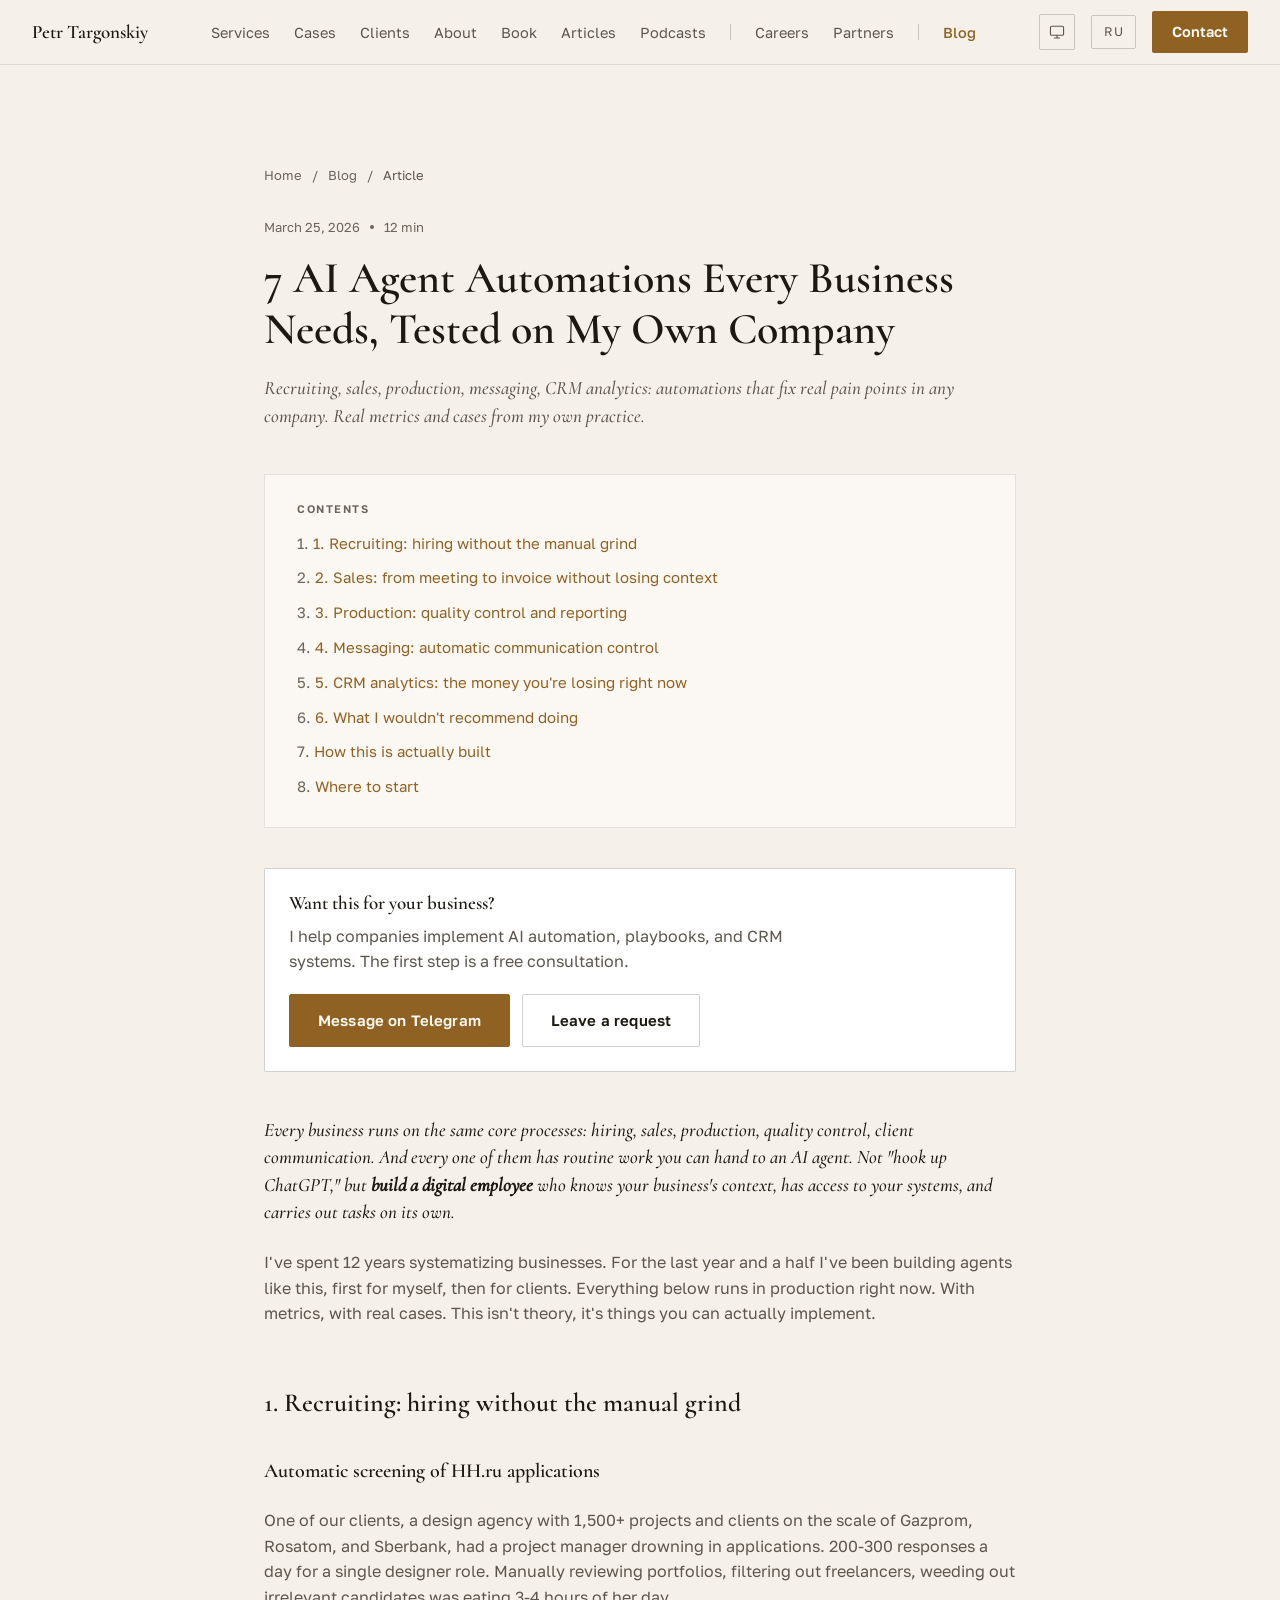
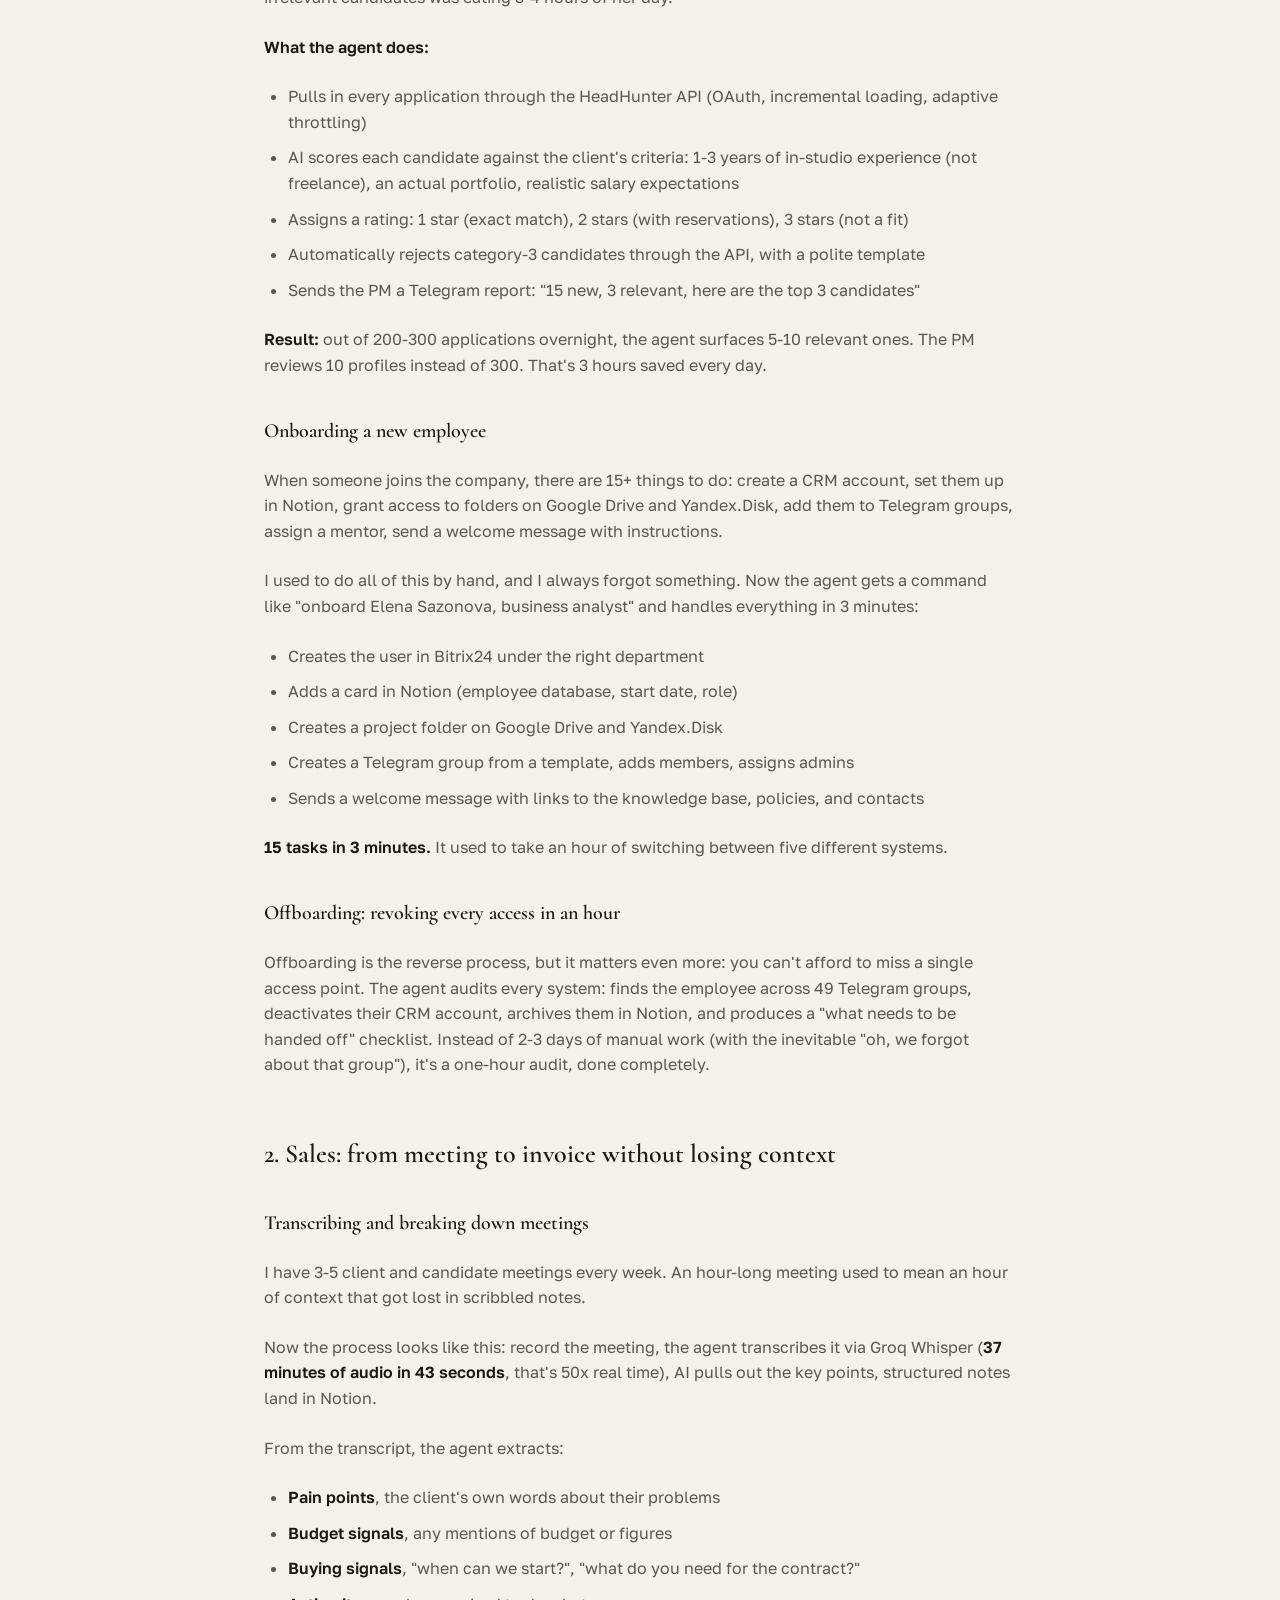
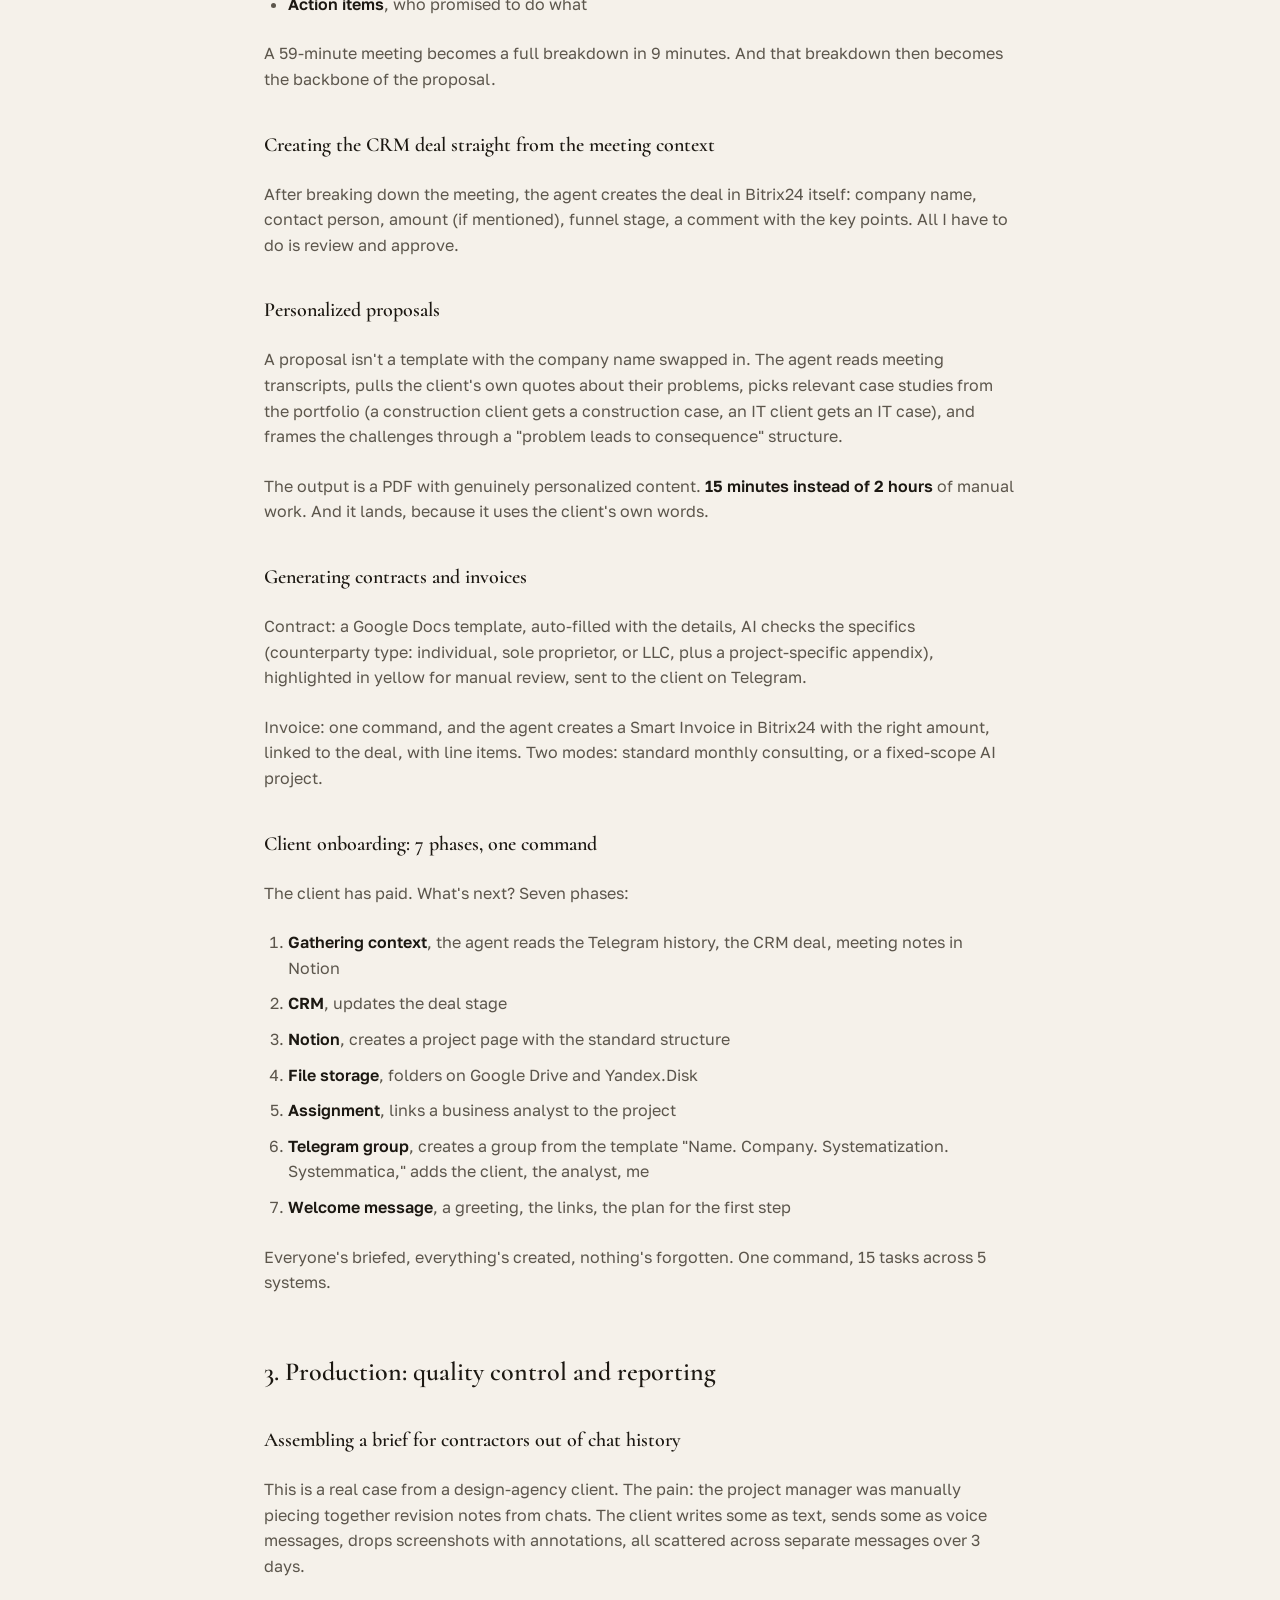
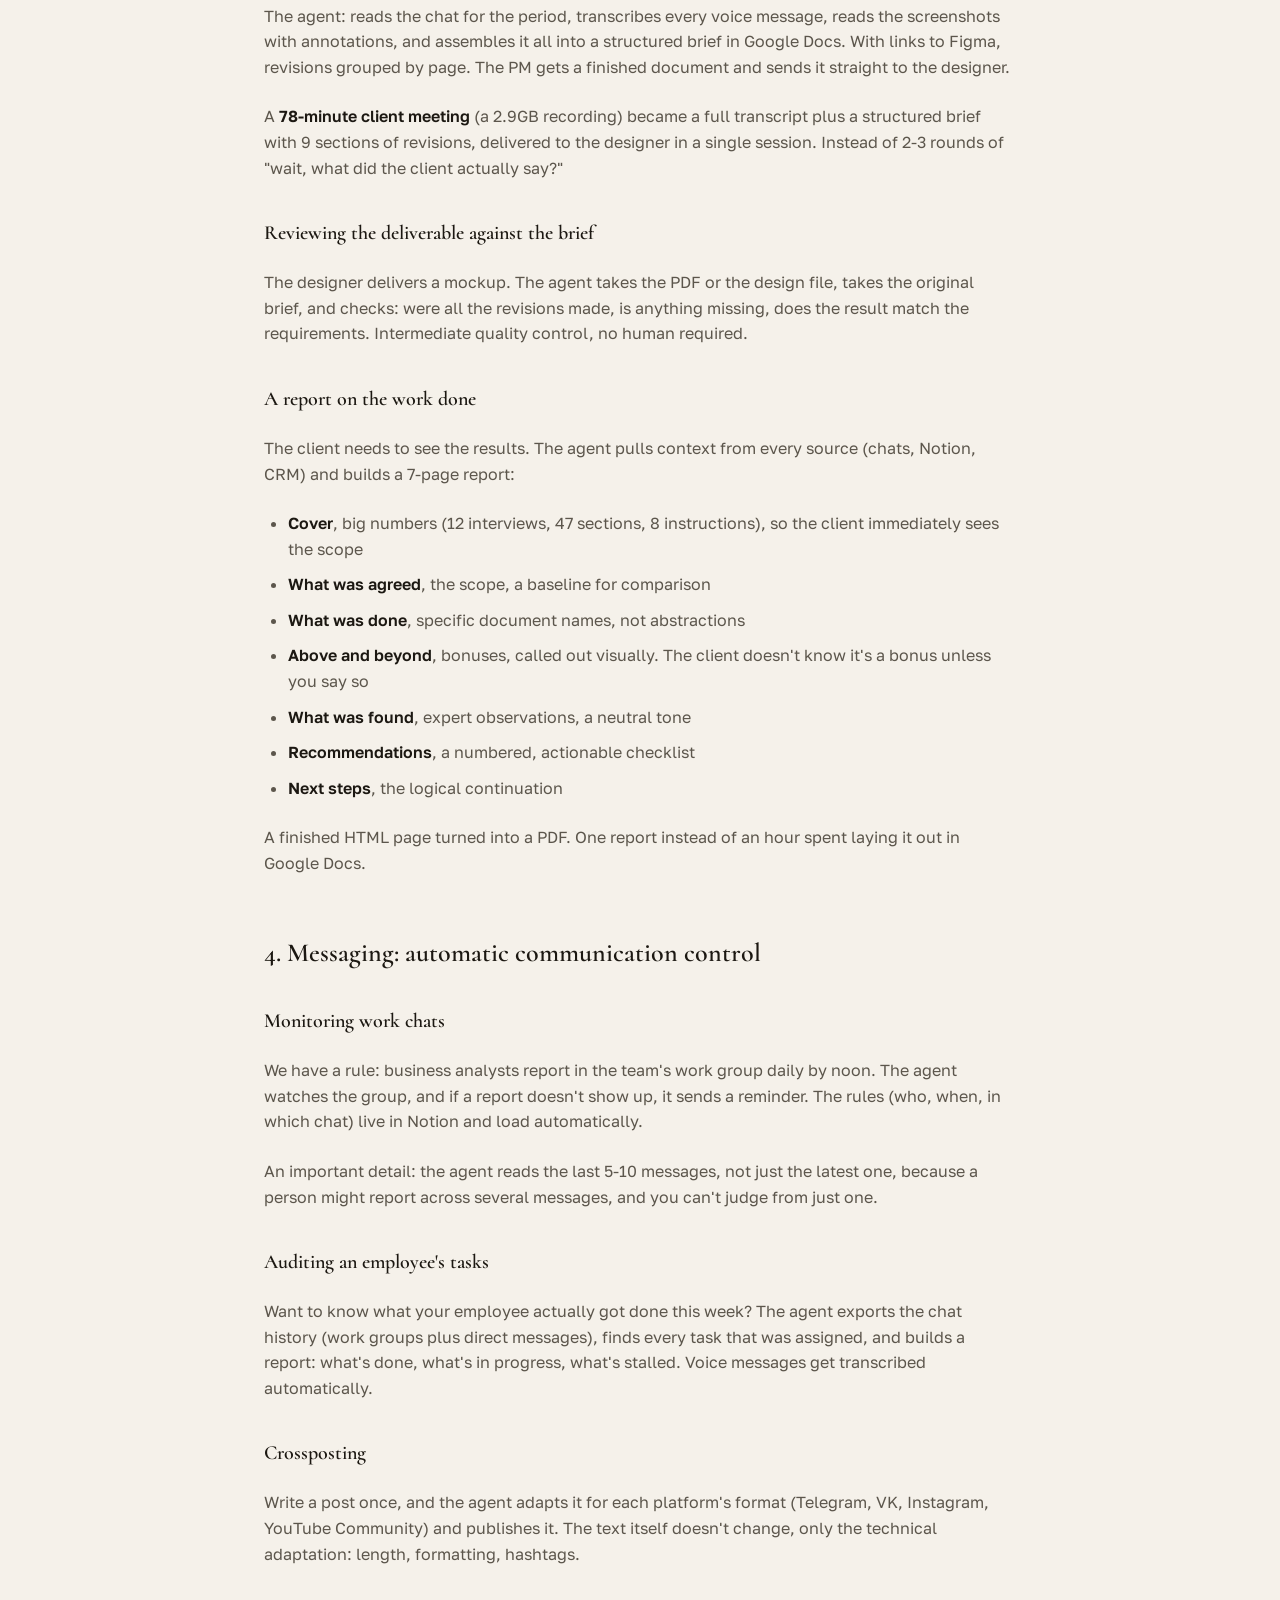
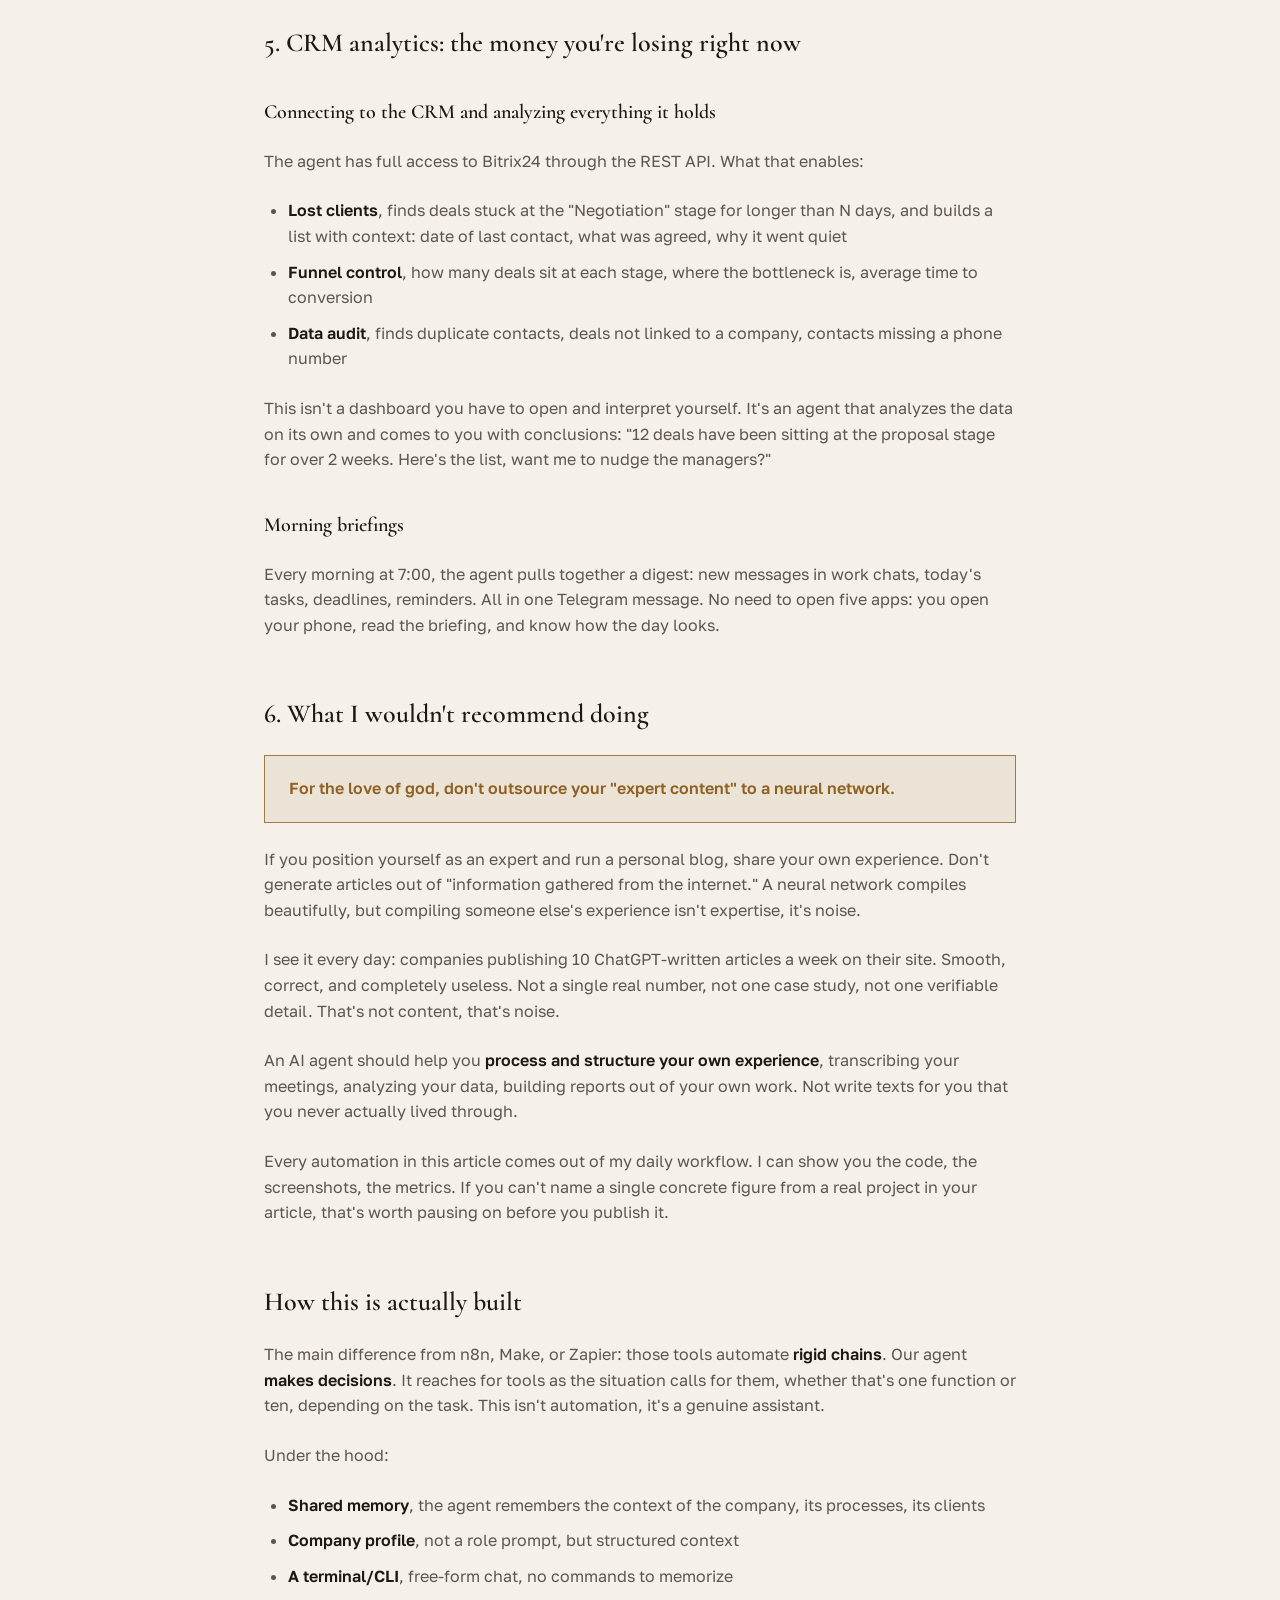
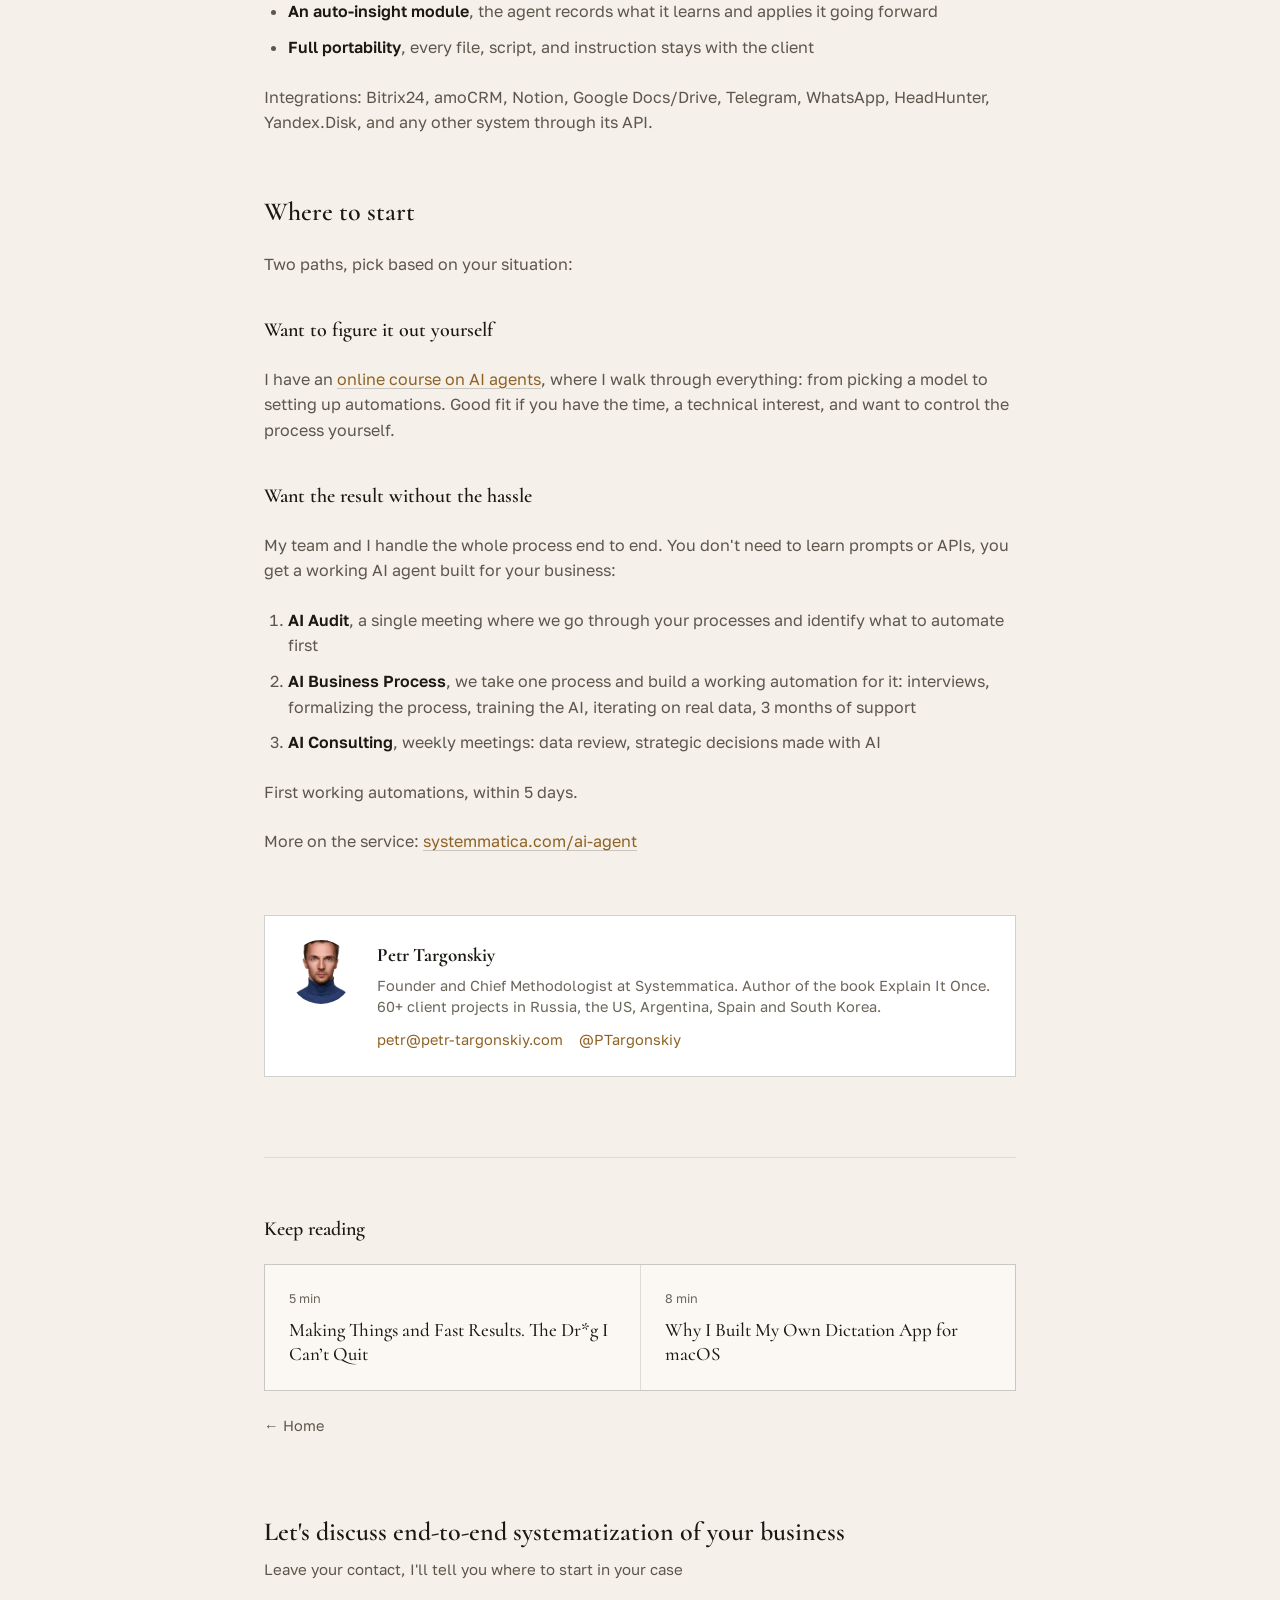
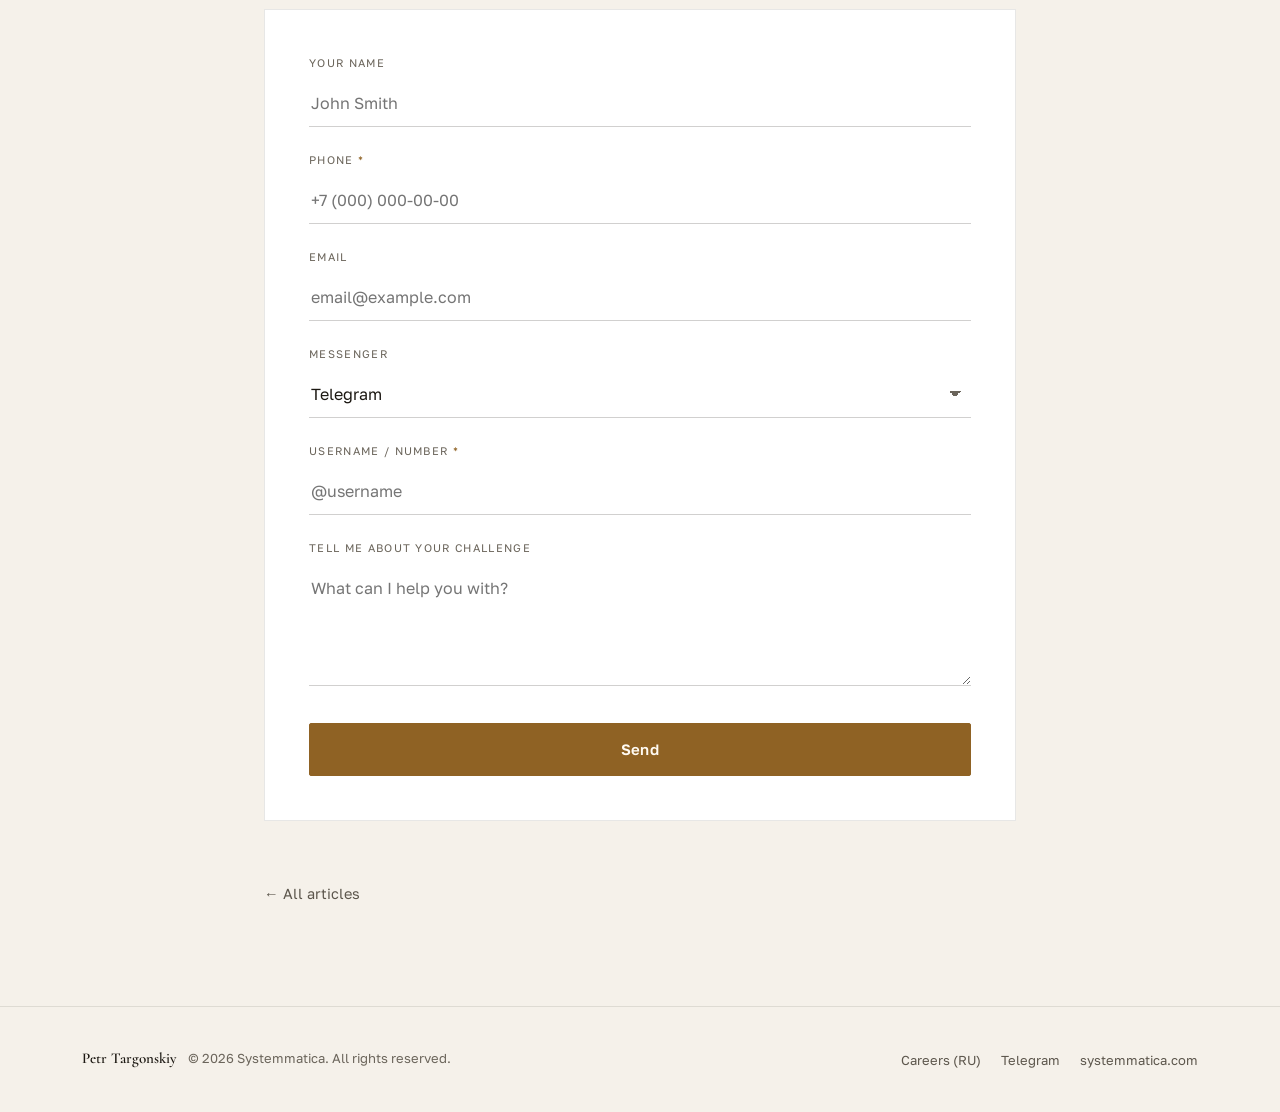
<file: en/blog/ai-agent-avtomatizacii-dlya-biznesa/index.html>
<!DOCTYPE html>
<html lang="en">
<head>
<meta charset="UTF-8">
<meta name="viewport" content="width=device-width, initial-scale=1">
<script>(function(){var d=document.documentElement,c=null;try{c=localStorage.getItem("petr-theme");}catch(e){}if(c!=='light'&&c!=='dark'){c='system';}d.setAttribute('data-theme-choice',c);d.setAttribute('data-theme',c!=='system'?c:(window.matchMedia&&window.matchMedia('(prefers-color-scheme: light)').matches?'light':'dark'));})();</script>
<link rel="alternate" href="https://petr-targonskiy.com/ru/blog/ai-agent-avtomatizacii-dlya-biznesa" hreflang="ru" />
<link rel="alternate" href="https://petr-targonskiy.com/en/blog/ai-agent-avtomatizacii-dlya-biznesa" hreflang="en" />
<link rel="alternate" href="https://petr-targonskiy.com/ru/blog/ai-agent-avtomatizacii-dlya-biznesa" hreflang="x-default" />
<script>
(function(m,e,t,r,i,k,a){
  m[i]=m[i]||function(){(m[i].a=m[i].a||[]).push(arguments)};
  m[i].l=1*new Date();
  for (var j = 0; j < document.scripts.length; j++) {if (document.scripts[j].src === r) { return; }}
  k=e.createElement(t),a=e.getElementsByTagName(t)[0],k.async=1,k.src=r,a.parentNode.insertBefore(k,a)
})(window, document, "script", "https://mc.yandex.ru/metrika/tag.js", "ym");

ym(55185025, "init", {
  clickmap: true,
  trackLinks: true,
  accurateTrackBounce: true,
  webvisor: true
});
</script>
    <link rel="icon" href="/wp-content/themes/petr-dark/media/favicon-32.png" type="image/png" sizes="32x32" />
<link rel="icon" href="/wp-content/themes/petr-dark/media/favicon-512.png" type="image/png" sizes="512x512" />
<link rel="apple-touch-icon" href="/wp-content/themes/petr-dark/media/apple-touch-icon.png" sizes="180x180" />

<!-- Search Engine Optimization by Rank Math - https://rankmath.com/ -->
<title>7 AI Agent Automations Every Business Needs, Tested on My Own Company &mdash; Petr Targonskiy</title>
<meta name="description" content="Recruiting, sales, production, messaging, CRM analytics: automations that fix real pain points in any company. Real metrics and cases from my own practice."/>
<meta name="robots" content="index, follow, max-snippet:-1, max-video-preview:-1, max-image-preview:large"/>
<link rel="canonical" href="https://petr-targonskiy.com/en/blog/ai-agent-avtomatizacii-dlya-biznesa" />
<meta property="og:locale" content="en_US" />
<meta property="og:type" content="article" />
<meta property="og:title" content="7 AI Agent Automations Every Business Needs, Tested on My Own Company" />
<meta property="og:description" content="Recruiting, sales, production, messaging, CRM analytics: automations that fix real pain points in any company. Real metrics and cases from my own practice." />
<meta property="og:url" content="https://petr-targonskiy.com/en/blog/ai-agent-avtomatizacii-dlya-biznesa" />
<meta property="og:site_name" content="Petr Targonskiy" />
<meta property="article:section" content="Uncategorized" />
<meta property="og:updated_time" content="2026-11-04T07:27:14+00:00" />
<meta property="og:image" content="https://petr-targonskiy.com/wp-content/uploads/2026/08/ai-agent-avtomatizacii-dlya-biznesa.jpg" />
<meta property="og:image:width" content="1200" />
<meta property="og:image:height" content="640" />
<meta property="og:image:alt" content="7 AI Agent Automations Every Business Needs, Tested on My Own Company" />
<meta property="og:image:type" content="image/jpeg" />
<meta property="article:published_time" content="2026-03-25T09:00:00+00:00" />
<meta property="article:modified_time" content="2026-11-04T07:27:14+00:00" />
<meta name="twitter:card" content="summary_large_image" />
<meta name="twitter:title" content="7 AI Agent Automations Every Business Needs, Tested on My Own Company &mdash; Petr Targonskiy" />
<meta name="twitter:description" content="Recruiting, sales, production, messaging, CRM analytics: automations that fix real pain points in any company. Real metrics and cases from my own practice." />
<meta name="twitter:image" content="https://petr-targonskiy.com/wp-content/uploads/2026/08/ai-agent-avtomatizacii-dlya-biznesa.jpg" />
<meta name="twitter:label1" content="Time to read" />
<meta name="twitter:data1" content="10 minutes" />
<script type="application/ld+json" class="rank-math-schema">{"@context":"https://schema.org","@graph":[{"@type":"Person","@id":"https://petr-targonskiy.com/#person","name":"Petr Targonskiy","url":"https://petr-targonskiy.com/en","jobTitle":"Founder of Systemmatica \u00b7 Operations Director at DataRu \u00b7 Book Author \u00b7 Speaker","image":"https://petr-targonskiy.com/wp-content/themes/petr-dark/media/portrait-presskit.webp","description":"Business systematization: AI agents, knowledge bases, CRM, dashboards. 12 years, 60+ projects.","worksFor":{"@type":"Organization","name":"Systemmatica","url":"https://systemmatica.com"},"knowsAbout":["Business Systematization","Knowledge Management","Business Process Management","CRM Systems","AI for Business"],"sameAs":["https://t.me/PTargonskiy","https://systemmatica.com","https://t.me/petr_targonskiy","https://www.youtube.com/@petrtargonskiy","https://vc.ru/u/1166553-petr-targonskiy"]},{"@type":"WebSite","@id":"https://petr-targonskiy.com/#website","url":"https://petr-targonskiy.com","name":"\u041f\u0451\u0442\u0440 \u0422\u0430\u0440\u0433\u043e\u043d\u0441\u043a\u0438\u0439","publisher":{"@id":"https://petr-targonskiy.com/#person"},"inLanguage":"en-US"},{"@type":"ImageObject","@id":"https://petr-targonskiy.com/wp-content/uploads/2026/08/ai-agent-avtomatizacii-dlya-biznesa.jpg","url":"https://petr-targonskiy.com/wp-content/uploads/2026/08/ai-agent-avtomatizacii-dlya-biznesa.jpg","width":"1200","height":"640","inLanguage":"en-US"},{"@type":"WebPage","@id":"https://petr-targonskiy.com/en/blog/ai-agent-avtomatizacii-dlya-biznesa#webpage","url":"https://petr-targonskiy.com/en/blog/ai-agent-avtomatizacii-dlya-biznesa","name":"7 AI Agent Automations Every Business Needs, Tested on My Own Company \u2014 Petr Targonskiy","datePublished":"2026-03-25T09:00:00+00:00","dateModified":"2026-11-04T07:27:14+00:00","isPartOf":{"@id":"https://petr-targonskiy.com/#website"},"primaryImageOfPage":{"@id":"https://petr-targonskiy.com/wp-content/uploads/2026/08/ai-agent-avtomatizacii-dlya-biznesa.jpg"},"inLanguage":"en-US"},{"@type":"BlogPosting","headline":"7 AI Agent Automations Every Business Needs, Tested on My Own Company \u2014 Petr Targonskiy","datePublished":"2026-03-25T09:00:00+00:00","dateModified":"2026-11-04T07:27:14+00:00","articleSection":"Uncategorized","author":{"@id":"https://petr-targonskiy.com/#person"},"publisher":{"@id":"https://petr-targonskiy.com/#person"},"description":"Recruiting, sales, production, messaging, CRM analytics: automations that fix real pain points in any company. Real metrics and cases from my own practice.","name":"7 AI Agent Automations Every Business Needs, Tested on My Own Company \u2014 Petr Targonskiy","@id":"https://petr-targonskiy.com/en/blog/ai-agent-avtomatizacii-dlya-biznesa#richSnippet","isPartOf":{"@id":"https://petr-targonskiy.com/en/blog/ai-agent-avtomatizacii-dlya-biznesa#webpage"},"image":{"@id":"https://petr-targonskiy.com/wp-content/uploads/2026/08/ai-agent-avtomatizacii-dlya-biznesa.jpg"},"inLanguage":"en-US","mainEntityOfPage":{"@id":"https://petr-targonskiy.com/en/blog/ai-agent-avtomatizacii-dlya-biznesa#webpage"}}]}</script>
<!-- /Rank Math WordPress SEO plugin -->

<link rel="alternate" type="application/rss+xml" title="Petr Targonskiy &raquo; Feed" href="https://petr-targonskiy.com/en/feed" />
<link rel="alternate" type="application/rss+xml" title="Petr Targonskiy &raquo; Comments Feed" href="https://petr-targonskiy.com/en/comments/feed" />
<link rel='stylesheet' id='wp-block-library-css' href='/wp-includes/css/dist/block-library/style.min.css?ver=6.6.2' media='all' />
<style id='classic-theme-styles-inline-css'>
/*! This file is auto-generated */
.wp-block-button__link{color:#fff;background-color:#32373c;border-radius:9999px;box-shadow:none;text-decoration:none;padding:calc(.667em + 2px) calc(1.333em + 2px);font-size:1.125em}.wp-block-file__button{background:#32373c;color:#fff;text-decoration:none}
</style>
<style id='global-styles-inline-css'>
:root{--wp--preset--aspect-ratio--square: 1;--wp--preset--aspect-ratio--4-3: 4/3;--wp--preset--aspect-ratio--3-4: 3/4;--wp--preset--aspect-ratio--3-2: 3/2;--wp--preset--aspect-ratio--2-3: 2/3;--wp--preset--aspect-ratio--16-9: 16/9;--wp--preset--aspect-ratio--9-16: 9/16;--wp--preset--color--black: #000000;--wp--preset--color--cyan-bluish-gray: #abb8c3;--wp--preset--color--white: #ffffff;--wp--preset--color--pale-pink: #f78da7;--wp--preset--color--vivid-red: #cf2e2e;--wp--preset--color--luminous-vivid-orange: #ff6900;--wp--preset--color--luminous-vivid-amber: #fcb900;--wp--preset--color--light-green-cyan: #7bdcb5;--wp--preset--color--vivid-green-cyan: #00d084;--wp--preset--color--pale-cyan-blue: #8ed1fc;--wp--preset--color--vivid-cyan-blue: #0693e3;--wp--preset--color--vivid-purple: #9b51e0;--wp--preset--gradient--vivid-cyan-blue-to-vivid-purple: linear-gradient(135deg,rgba(6,147,227,1) 0%,rgb(155,81,224) 100%);--wp--preset--gradient--light-green-cyan-to-vivid-green-cyan: linear-gradient(135deg,rgb(122,220,180) 0%,rgb(0,208,130) 100%);--wp--preset--gradient--luminous-vivid-amber-to-luminous-vivid-orange: linear-gradient(135deg,rgba(252,185,0,1) 0%,rgba(255,105,0,1) 100%);--wp--preset--gradient--luminous-vivid-orange-to-vivid-red: linear-gradient(135deg,rgba(255,105,0,1) 0%,rgb(207,46,46) 100%);--wp--preset--gradient--very-light-gray-to-cyan-bluish-gray: linear-gradient(135deg,rgb(238,238,238) 0%,rgb(169,184,195) 100%);--wp--preset--gradient--cool-to-warm-spectrum: linear-gradient(135deg,rgb(74,234,220) 0%,rgb(151,120,209) 20%,rgb(207,42,186) 40%,rgb(238,44,130) 60%,rgb(251,105,98) 80%,rgb(254,248,76) 100%);--wp--preset--gradient--blush-light-purple: linear-gradient(135deg,rgb(255,206,236) 0%,rgb(152,150,240) 100%);--wp--preset--gradient--blush-bordeaux: linear-gradient(135deg,rgb(254,205,165) 0%,rgb(254,45,45) 50%,rgb(107,0,62) 100%);--wp--preset--gradient--luminous-dusk: linear-gradient(135deg,rgb(255,203,112) 0%,rgb(199,81,192) 50%,rgb(65,88,208) 100%);--wp--preset--gradient--pale-ocean: linear-gradient(135deg,rgb(255,245,203) 0%,rgb(182,227,212) 50%,rgb(51,167,181) 100%);--wp--preset--gradient--electric-grass: linear-gradient(135deg,rgb(202,248,128) 0%,rgb(113,206,126) 100%);--wp--preset--gradient--midnight: linear-gradient(135deg,rgb(2,3,129) 0%,rgb(40,116,252) 100%);--wp--preset--font-size--small: 13px;--wp--preset--font-size--medium: 20px;--wp--preset--font-size--large: 36px;--wp--preset--font-size--x-large: 42px;--wp--preset--spacing--20: 0.44rem;--wp--preset--spacing--30: 0.67rem;--wp--preset--spacing--40: 1rem;--wp--preset--spacing--50: 1.5rem;--wp--preset--spacing--60: 2.25rem;--wp--preset--spacing--70: 3.38rem;--wp--preset--spacing--80: 5.06rem;--wp--preset--shadow--natural: 6px 6px 9px rgba(0, 0, 0, 0.2);--wp--preset--shadow--deep: 12px 12px 50px rgba(0, 0, 0, 0.4);--wp--preset--shadow--sharp: 6px 6px 0px rgba(0, 0, 0, 0.2);--wp--preset--shadow--outlined: 6px 6px 0px -3px rgba(255, 255, 255, 1), 6px 6px rgba(0, 0, 0, 1);--wp--preset--shadow--crisp: 6px 6px 0px rgba(0, 0, 0, 1);}:where(.is-layout-flex){gap: 0.5em;}:where(.is-layout-grid){gap: 0.5em;}body .is-layout-flex{display: flex;}.is-layout-flex{flex-wrap: wrap;align-items: center;}.is-layout-flex > :is(*, div){margin: 0;}body .is-layout-grid{display: grid;}.is-layout-grid > :is(*, div){margin: 0;}:where(.wp-block-columns.is-layout-flex){gap: 2em;}:where(.wp-block-columns.is-layout-grid){gap: 2em;}:where(.wp-block-post-template.is-layout-flex){gap: 1.25em;}:where(.wp-block-post-template.is-layout-grid){gap: 1.25em;}.has-black-color{color: var(--wp--preset--color--black) !important;}.has-cyan-bluish-gray-color{color: var(--wp--preset--color--cyan-bluish-gray) !important;}.has-white-color{color: var(--wp--preset--color--white) !important;}.has-pale-pink-color{color: var(--wp--preset--color--pale-pink) !important;}.has-vivid-red-color{color: var(--wp--preset--color--vivid-red) !important;}.has-luminous-vivid-orange-color{color: var(--wp--preset--color--luminous-vivid-orange) !important;}.has-luminous-vivid-amber-color{color: var(--wp--preset--color--luminous-vivid-amber) !important;}.has-light-green-cyan-color{color: var(--wp--preset--color--light-green-cyan) !important;}.has-vivid-green-cyan-color{color: var(--wp--preset--color--vivid-green-cyan) !important;}.has-pale-cyan-blue-color{color: var(--wp--preset--color--pale-cyan-blue) !important;}.has-vivid-cyan-blue-color{color: var(--wp--preset--color--vivid-cyan-blue) !important;}.has-vivid-purple-color{color: var(--wp--preset--color--vivid-purple) !important;}.has-black-background-color{background-color: var(--wp--preset--color--black) !important;}.has-cyan-bluish-gray-background-color{background-color: var(--wp--preset--color--cyan-bluish-gray) !important;}.has-white-background-color{background-color: var(--wp--preset--color--white) !important;}.has-pale-pink-background-color{background-color: var(--wp--preset--color--pale-pink) !important;}.has-vivid-red-background-color{background-color: var(--wp--preset--color--vivid-red) !important;}.has-luminous-vivid-orange-background-color{background-color: var(--wp--preset--color--luminous-vivid-orange) !important;}.has-luminous-vivid-amber-background-color{background-color: var(--wp--preset--color--luminous-vivid-amber) !important;}.has-light-green-cyan-background-color{background-color: var(--wp--preset--color--light-green-cyan) !important;}.has-vivid-green-cyan-background-color{background-color: var(--wp--preset--color--vivid-green-cyan) !important;}.has-pale-cyan-blue-background-color{background-color: var(--wp--preset--color--pale-cyan-blue) !important;}.has-vivid-cyan-blue-background-color{background-color: var(--wp--preset--color--vivid-cyan-blue) !important;}.has-vivid-purple-background-color{background-color: var(--wp--preset--color--vivid-purple) !important;}.has-black-border-color{border-color: var(--wp--preset--color--black) !important;}.has-cyan-bluish-gray-border-color{border-color: var(--wp--preset--color--cyan-bluish-gray) !important;}.has-white-border-color{border-color: var(--wp--preset--color--white) !important;}.has-pale-pink-border-color{border-color: var(--wp--preset--color--pale-pink) !important;}.has-vivid-red-border-color{border-color: var(--wp--preset--color--vivid-red) !important;}.has-luminous-vivid-orange-border-color{border-color: var(--wp--preset--color--luminous-vivid-orange) !important;}.has-luminous-vivid-amber-border-color{border-color: var(--wp--preset--color--luminous-vivid-amber) !important;}.has-light-green-cyan-border-color{border-color: var(--wp--preset--color--light-green-cyan) !important;}.has-vivid-green-cyan-border-color{border-color: var(--wp--preset--color--vivid-green-cyan) !important;}.has-pale-cyan-blue-border-color{border-color: var(--wp--preset--color--pale-cyan-blue) !important;}.has-vivid-cyan-blue-border-color{border-color: var(--wp--preset--color--vivid-cyan-blue) !important;}.has-vivid-purple-border-color{border-color: var(--wp--preset--color--vivid-purple) !important;}.has-vivid-cyan-blue-to-vivid-purple-gradient-background{background: var(--wp--preset--gradient--vivid-cyan-blue-to-vivid-purple) !important;}.has-light-green-cyan-to-vivid-green-cyan-gradient-background{background: var(--wp--preset--gradient--light-green-cyan-to-vivid-green-cyan) !important;}.has-luminous-vivid-amber-to-luminous-vivid-orange-gradient-background{background: var(--wp--preset--gradient--luminous-vivid-amber-to-luminous-vivid-orange) !important;}.has-luminous-vivid-orange-to-vivid-red-gradient-background{background: var(--wp--preset--gradient--luminous-vivid-orange-to-vivid-red) !important;}.has-very-light-gray-to-cyan-bluish-gray-gradient-background{background: var(--wp--preset--gradient--very-light-gray-to-cyan-bluish-gray) !important;}.has-cool-to-warm-spectrum-gradient-background{background: var(--wp--preset--gradient--cool-to-warm-spectrum) !important;}.has-blush-light-purple-gradient-background{background: var(--wp--preset--gradient--blush-light-purple) !important;}.has-blush-bordeaux-gradient-background{background: var(--wp--preset--gradient--blush-bordeaux) !important;}.has-luminous-dusk-gradient-background{background: var(--wp--preset--gradient--luminous-dusk) !important;}.has-pale-ocean-gradient-background{background: var(--wp--preset--gradient--pale-ocean) !important;}.has-electric-grass-gradient-background{background: var(--wp--preset--gradient--electric-grass) !important;}.has-midnight-gradient-background{background: var(--wp--preset--gradient--midnight) !important;}.has-small-font-size{font-size: var(--wp--preset--font-size--small) !important;}.has-medium-font-size{font-size: var(--wp--preset--font-size--medium) !important;}.has-large-font-size{font-size: var(--wp--preset--font-size--large) !important;}.has-x-large-font-size{font-size: var(--wp--preset--font-size--x-large) !important;}
:where(.wp-block-post-template.is-layout-flex){gap: 1.25em;}:where(.wp-block-post-template.is-layout-grid){gap: 1.25em;}
:where(.wp-block-columns.is-layout-flex){gap: 2em;}:where(.wp-block-columns.is-layout-grid){gap: 2em;}
:root :where(.wp-block-pullquote){font-size: 1.5em;line-height: 1.6;}
</style>
<link rel='stylesheet' id='petr-dark-tokens-css' href='/wp-content/themes/petr-dark/assets/css/tokens.css?ver=1793269576' media='all' />
<link rel='stylesheet' id='petr-dark-base-css' href='/wp-content/themes/petr-dark/assets/css/base.css?ver=1791030432' media='all' />
<link rel='stylesheet' id='petr-dark-article-css' href='/wp-content/themes/petr-dark/assets/css/blocks/article.css?ver=1791021180' media='all' />
<link rel='stylesheet' id='petr-dark-section-contact-css' href='/wp-content/themes/petr-dark/assets/css/sections/contact.css?ver=1790579859' media='all' />
<link rel="https://api.w.org/" href="/wp-json/" /><link rel="alternate" title="JSON" type="application/json" href="https://petr-targonskiy.com/wp-json/wp/v2/posts/37" />
<link rel='shortlink' href='/?p=37' />
<link rel="icon" href="/wp-content/themes/petr-dark/media/favicon-512.png" sizes="32x32" />
<link rel="icon" href="/wp-content/themes/petr-dark/media/favicon-512.png" sizes="192x192" />
<link rel="apple-touch-icon" href="/wp-content/themes/petr-dark/media/favicon-512.png" />
<meta name="msapplication-TileImage" content="/wp-content/themes/petr-dark/media/favicon-512.png" />
</head>
<body class="post-template-default single single-post postid-37 single-format-standard wp-embed-responsive">
<noscript><div><img src="https://mc.yandex.ru/watch/55185025" style="position:absolute; left:-9999px;" alt="" /></div></noscript>
    
<a class="skip-link screen-reader-text" href="#main">Skip to content</a>

<header class="site-header">
  <div class="site-header__inner container">
    <a class="site-header__logo" href="/en">
      Petr Targonskiy    </a>

    <input type="checkbox" id="site-nav-toggle" class="site-header__toggle-input">

    <nav class="site-header__nav" aria-label="Primary navigation">
      <ul class="site-header__menu">
                <li data-nav-drop="6">
          <a href="/en#services">Services</a>
        </li>
                <li>
          <a href="/en#dataru">Cases</a>
        </li>
                <li data-nav-drop="5">
          <a href="/en#industries">Clients</a>
        </li>
                <li data-nav-drop="4">
          <a href="/en#about">About</a>
        </li>
                <li data-nav-drop="3">
          <a href="/en#book">Book</a>
        </li>
                <li data-nav-drop="2">
          <a href="/en#publications">Articles</a>
        </li>
                <li data-nav-drop="1">
          <a href="/en#podcasts">Podcasts</a>
        </li>
                        <li class="site-header__menu-sep" aria-hidden="true"></li>
                <li>
          <a href="/ru/vacancies">Careers</a>
        </li>
                <li>
          <a href="/ru/partners">Partners</a>
        </li>
                        <li class="site-header__menu-sep" aria-hidden="true"></li>
        <li>
          <a href="/en/blog" class="site-header__link-accent">
            Blog          </a>
        </li>
      </ul>
    </nav>

    <div class="site-header__actions">
            <div class="theme-switch" data-theme-switch data-title="Theme"><button type="button" class="theme-switch__button" aria-haspopup="true" aria-expanded="false" aria-controls="theme-switch-menu" aria-label="Theme" title="Theme"><svg class="theme-switch__icon theme-switch__icon--system" viewBox="0 0 24 24" fill="none" stroke="currentColor" stroke-linecap="round" stroke-linejoin="round" aria-hidden="true" focusable="false"><rect x="3.25" y="4.25" width="17.5" height="12" rx="1.75"/><path d="M8.5 20h7M12 16.25V20"/></svg><svg class="theme-switch__icon theme-switch__icon--light" viewBox="0 0 24 24" fill="none" stroke="currentColor" stroke-linecap="round" stroke-linejoin="round" aria-hidden="true" focusable="false"><circle cx="12" cy="12" r="4"/><path d="M12 2.75v1.75M12 19.5v1.75M4.4 4.4l1.25 1.25M18.35 18.35l1.25 1.25M2.75 12H4.5M19.5 12h1.75M4.4 19.6l1.25-1.25M18.35 5.65l1.25-1.25"/></svg><svg class="theme-switch__icon theme-switch__icon--dark" viewBox="0 0 24 24" fill="none" stroke="currentColor" stroke-linecap="round" stroke-linejoin="round" aria-hidden="true" focusable="false"><path d="M20.25 14.1A8.25 8.25 0 1 1 9.9 3.75a6.5 6.5 0 0 0 10.35 10.35z"/></svg></button><ul class="theme-switch__menu" id="theme-switch-menu" role="menu" aria-label="Theme" hidden><li role="none"><button type="button" role="menuitemradio" class="theme-switch__option" data-theme-option="system" aria-checked="false"><svg class="theme-switch__option-icon" viewBox="0 0 24 24" fill="none" stroke="currentColor" stroke-linecap="round" stroke-linejoin="round" aria-hidden="true" focusable="false"><rect x="3.25" y="4.25" width="17.5" height="12" rx="1.75"/><path d="M8.5 20h7M12 16.25V20"/></svg><span>System</span><svg class="theme-switch__check" viewBox="0 0 24 24" fill="none" stroke="currentColor" stroke-linecap="round" stroke-linejoin="round" aria-hidden="true" focusable="false"><path d="M5 12.5l4.25 4.25L19 7"/></svg></button></li><li role="none"><button type="button" role="menuitemradio" class="theme-switch__option" data-theme-option="light" aria-checked="false"><svg class="theme-switch__option-icon" viewBox="0 0 24 24" fill="none" stroke="currentColor" stroke-linecap="round" stroke-linejoin="round" aria-hidden="true" focusable="false"><circle cx="12" cy="12" r="4"/><path d="M12 2.75v1.75M12 19.5v1.75M4.4 4.4l1.25 1.25M18.35 18.35l1.25 1.25M2.75 12H4.5M19.5 12h1.75M4.4 19.6l1.25-1.25M18.35 5.65l1.25-1.25"/></svg><span>Light</span><svg class="theme-switch__check" viewBox="0 0 24 24" fill="none" stroke="currentColor" stroke-linecap="round" stroke-linejoin="round" aria-hidden="true" focusable="false"><path d="M5 12.5l4.25 4.25L19 7"/></svg></button></li><li role="none"><button type="button" role="menuitemradio" class="theme-switch__option" data-theme-option="dark" aria-checked="false"><svg class="theme-switch__option-icon" viewBox="0 0 24 24" fill="none" stroke="currentColor" stroke-linecap="round" stroke-linejoin="round" aria-hidden="true" focusable="false"><path d="M20.25 14.1A8.25 8.25 0 1 1 9.9 3.75a6.5 6.5 0 0 0 10.35 10.35z"/></svg><span>Dark</span><svg class="theme-switch__check" viewBox="0 0 24 24" fill="none" stroke="currentColor" stroke-linecap="round" stroke-linejoin="round" aria-hidden="true" focusable="false"><path d="M5 12.5l4.25 4.25L19 7"/></svg></button></li></ul></div>      <a class="site-header__lang" href="/ru/blog/ai-agent-avtomatizacii-dlya-biznesa" hreflang="ru">
        RU      </a>
      <a class="site-header__cta" href="/en#contact">
        Contact      </a>
      <label for="site-nav-toggle" class="site-header__burger" aria-label="Menu">
        <span></span><span></span><span></span>
      </label>
    </div>
  </div>
</header>
<script>(function(){var d=document.documentElement,h=document.querySelector('.site-header__inner');if(!h){return;}var t=document.getElementById('site-nav-toggle'),drop=[].slice.call(h.querySelectorAll('[data-nav-drop]')).sort(function(a,b){return a.getAttribute('data-nav-drop')-b.getAttribute('data-nav-drop');});function over(){return h.scrollWidth>h.clientWidth+1;}window.petrNavFit=function(){if(t&&t.checked){return;}d.classList.remove('nav-compact','nav-partial');drop.forEach(function(li){li.classList.remove('is-nav-dropped');});if(!over()){return;}d.classList.add('nav-partial');for(var i=0;i<drop.length;i++){drop[i].classList.add('is-nav-dropped');if(!over()){return;}}d.classList.remove('nav-partial');drop.forEach(function(li){li.classList.remove('is-nav-dropped');});d.classList.add('nav-compact');};window.petrNavFit();})();</script>
    <main id="main">
      <article class="container section-pad article">

        <nav class="article__breadcrumb" aria-label="Breadcrumb">
          <a href="/en">Home</a>
          <span aria-hidden="true">/</span>
          <a href="/en/blog">Blog</a>
          <span aria-hidden="true">/</span>
          <span aria-current="page">Article</span>
        </nav>

        <header class="article__header">
          <div class="article__meta">
            <time datetime="2026-03-25T09:00:00+00:00">March 25, 2026</time>
                          <span class="article__meta-sep" aria-hidden="true"></span>
              <span>12 min</span>
                      </div>
          <h1 class="article__title">7 AI Agent Automations Every Business Needs, Tested on My Own Company</h1>
                      <p class="article__description">Recruiting, sales, production, messaging, CRM analytics: automations that fix real pain points in any company. Real metrics and cases from my own practice.</p>
                  </header>

                  <nav class="article__toc" aria-label="Contents">
            <h2 class="article__toc-title">Contents</h2>
            <ol class="article__toc-list">
                              <li><a href="#recruiting">1. Recruiting: hiring without the manual grind</a></li>
                              <li><a href="#sales">2. Sales: from meeting to invoice without losing context</a></li>
                              <li><a href="#production">3. Production: quality control and reporting</a></li>
                              <li><a href="#messengers">4. Messaging: automatic communication control</a></li>
                              <li><a href="#crm">5. CRM analytics: the money you&#039;re losing right now</a></li>
                              <li><a href="#anti">6. What I wouldn&#039;t recommend doing</a></li>
                              <li><a href="#how">How this is actually built</a></li>
                              <li><a href="#start">Where to start</a></li>
                          </ol>
          </nav>
        
                  <aside class="article__promo">
            <h3 class="article__promo-title">Want this for your business?</h3>
            <p class="article__promo-text">I help companies implement AI automation, playbooks, and CRM systems. The first step is a free consultation.</p>
            <div class="article__promo-actions">
              <a class="button button--accent" href="https://t.me/PTargonskiy" target="_blank" rel="noopener noreferrer">
                Message on Telegram              </a>
              <a class="button button--ghost" href="/en#contact">
                Leave a request              </a>
            </div>
          </aside>
        
        <div class="article__body">
          
<p class="lead">Every business runs on the same core processes: hiring, sales, production, quality control, client communication. And every one of them has routine work you can hand to an AI agent. Not "hook up ChatGPT," but <strong>build a digital employee</strong> who knows your business's context, has access to your systems, and carries out tasks on its own.</p>

<p>I've spent 12 years systematizing businesses. For the last year and a half I've been building agents like this, first for myself, then for clients. Everything below runs in production right now. With metrics, with real cases. This isn't theory, it's things you can actually implement.</p>

<h2 id="recruiting">1. Recruiting: hiring without the manual grind</h2>

<h3>Automatic screening of HH.ru applications</h3>

<p>One of our clients, a design agency with 1,500+ projects and clients on the scale of Gazprom, Rosatom, and Sberbank, had a project manager drowning in applications. 200-300 responses a day for a single designer role. Manually reviewing portfolios, filtering out freelancers, weeding out irrelevant candidates was eating 3-4 hours of her day.</p>

<p><strong>What the agent does:</strong></p>
<ul>
  <li>Pulls in every application through the HeadHunter API (OAuth, incremental loading, adaptive throttling)</li>
  <li>AI scores each candidate against the client's criteria: 1-3 years of in-studio experience (not freelance), an actual portfolio, realistic salary expectations</li>
  <li>Assigns a rating: 1 star (exact match), 2 stars (with reservations), 3 stars (not a fit)</li>
  <li>Automatically rejects category-3 candidates through the API, with a polite template</li>
  <li>Sends the PM a Telegram report: "15 new, 3 relevant, here are the top 3 candidates"</li>
</ul>

<p><strong>Result:</strong> out of 200-300 applications overnight, the agent surfaces 5-10 relevant ones. The PM reviews 10 profiles instead of 300. That's 3 hours saved every day.</p>

<h3>Onboarding a new employee</h3>

<p>When someone joins the company, there are 15+ things to do: create a CRM account, set them up in Notion, grant access to folders on Google Drive and Yandex.Disk, add them to Telegram groups, assign a mentor, send a welcome message with instructions.</p>

<p>I used to do all of this by hand, and I always forgot something. Now the agent gets a command like "onboard Elena Sazonova, business analyst" and handles everything in 3 minutes:</p>

<ul>
  <li>Creates the user in Bitrix24 under the right department</li>
  <li>Adds a card in Notion (employee database, start date, role)</li>
  <li>Creates a project folder on Google Drive and Yandex.Disk</li>
  <li>Creates a Telegram group from a template, adds members, assigns admins</li>
  <li>Sends a welcome message with links to the knowledge base, policies, and contacts</li>
</ul>

<p><strong>15 tasks in 3 minutes.</strong> It used to take an hour of switching between five different systems.</p>

<h3>Offboarding: revoking every access in an hour</h3>

<p>Offboarding is the reverse process, but it matters even more: you can't afford to miss a single access point. The agent audits every system: finds the employee across 49 Telegram groups, deactivates their CRM account, archives them in Notion, and produces a "what needs to be handed off" checklist. Instead of 2-3 days of manual work (with the inevitable "oh, we forgot about that group"), it's a one-hour audit, done completely.</p>

<h2 id="sales">2. Sales: from meeting to invoice without losing context</h2>

<h3>Transcribing and breaking down meetings</h3>

<p>I have 3-5 client and candidate meetings every week. An hour-long meeting used to mean an hour of context that got lost in scribbled notes.</p>

<p>Now the process looks like this: record the meeting, the agent transcribes it via Groq Whisper (<strong>37 minutes of audio in 43 seconds</strong>, that's 50x real time), AI pulls out the key points, structured notes land in Notion.</p>

<p>From the transcript, the agent extracts:</p>
<ul>
  <li><strong>Pain points</strong>, the client's own words about their problems</li>
  <li><strong>Budget signals</strong>, any mentions of budget or figures</li>
  <li><strong>Buying signals</strong>, "when can we start?", "what do you need for the contract?"</li>
  <li><strong>Action items</strong>, who promised to do what</li>
</ul>

<p>A 59-minute meeting becomes a full breakdown in 9 minutes. And that breakdown then becomes the backbone of the proposal.</p>

<h3>Creating the CRM deal straight from the meeting context</h3>

<p>After breaking down the meeting, the agent creates the deal in Bitrix24 itself: company name, contact person, amount (if mentioned), funnel stage, a comment with the key points. All I have to do is review and approve.</p>

<h3>Personalized proposals</h3>

<p>A proposal isn't a template with the company name swapped in. The agent reads meeting transcripts, pulls the client's own quotes about their problems, picks relevant case studies from the portfolio (a construction client gets a construction case, an IT client gets an IT case), and frames the challenges through a "problem leads to consequence" structure.</p>

<p>The output is a PDF with genuinely personalized content. <strong>15 minutes instead of 2 hours</strong> of manual work. And it lands, because it uses the client's own words.</p>

<h3>Generating contracts and invoices</h3>

<p>Contract: a Google Docs template, auto-filled with the details, AI checks the specifics (counterparty type: individual, sole proprietor, or LLC, plus a project-specific appendix), highlighted in yellow for manual review, sent to the client on Telegram.</p>

<p>Invoice: one command, and the agent creates a Smart Invoice in Bitrix24 with the right amount, linked to the deal, with line items. Two modes: standard monthly consulting, or a fixed-scope AI project.</p>

<h3>Client onboarding: 7 phases, one command</h3>

<p>The client has paid. What's next? Seven phases:</p>

<ol>
  <li><strong>Gathering context</strong>, the agent reads the Telegram history, the CRM deal, meeting notes in Notion</li>
  <li><strong>CRM</strong>, updates the deal stage</li>
  <li><strong>Notion</strong>, creates a project page with the standard structure</li>
  <li><strong>File storage</strong>, folders on Google Drive and Yandex.Disk</li>
  <li><strong>Assignment</strong>, links a business analyst to the project</li>
  <li><strong>Telegram group</strong>, creates a group from the template "Name. Company. Systematization. Systemmatica," adds the client, the analyst, me</li>
  <li><strong>Welcome message</strong>, a greeting, the links, the plan for the first step</li>
</ol>

<p>Everyone's briefed, everything's created, nothing's forgotten. One command, 15 tasks across 5 systems.</p>

<h2 id="production">3. Production: quality control and reporting</h2>

<h3>Assembling a brief for contractors out of chat history</h3>

<p>This is a real case from a design-agency client. The pain: the project manager was manually piecing together revision notes from chats. The client writes some as text, sends some as voice messages, drops screenshots with annotations, all scattered across separate messages over 3 days.</p>

<p>The agent: reads the chat for the period, transcribes every voice message, reads the screenshots with annotations, and assembles it all into a structured brief in Google Docs. With links to Figma, revisions grouped by page. The PM gets a finished document and sends it straight to the designer.</p>

<p>A <strong>78-minute client meeting</strong> (a 2.9GB recording) became a full transcript plus a structured brief with 9 sections of revisions, delivered to the designer in a single session. Instead of 2-3 rounds of "wait, what did the client actually say?"</p>

<h3>Reviewing the deliverable against the brief</h3>

<p>The designer delivers a mockup. The agent takes the PDF or the design file, takes the original brief, and checks: were all the revisions made, is anything missing, does the result match the requirements. Intermediate quality control, no human required.</p>

<h3>A report on the work done</h3>

<p>The client needs to see the results. The agent pulls context from every source (chats, Notion, CRM) and builds a 7-page report:</p>
<ul>
  <li><strong>Cover</strong>, big numbers (12 interviews, 47 sections, 8 instructions), so the client immediately sees the scope</li>
  <li><strong>What was agreed</strong>, the scope, a baseline for comparison</li>
  <li><strong>What was done</strong>, specific document names, not abstractions</li>
  <li><strong>Above and beyond</strong>, bonuses, called out visually. The client doesn't know it's a bonus unless you say so</li>
  <li><strong>What was found</strong>, expert observations, a neutral tone</li>
  <li><strong>Recommendations</strong>, a numbered, actionable checklist</li>
  <li><strong>Next steps</strong>, the logical continuation</li>
</ul>

<p>A finished HTML page turned into a PDF. One report instead of an hour spent laying it out in Google Docs.</p>

<h2 id="messengers">4. Messaging: automatic communication control</h2>

<h3>Monitoring work chats</h3>

<p>We have a rule: business analysts report in the team's work group daily by noon. The agent watches the group, and if a report doesn't show up, it sends a reminder. The rules (who, when, in which chat) live in Notion and load automatically.</p>

<p>An important detail: the agent reads the last 5-10 messages, not just the latest one, because a person might report across several messages, and you can't judge from just one.</p>

<h3>Auditing an employee's tasks</h3>

<p>Want to know what your employee actually got done this week? The agent exports the chat history (work groups plus direct messages), finds every task that was assigned, and builds a report: what's done, what's in progress, what's stalled. Voice messages get transcribed automatically.</p>

<h3>Crossposting</h3>

<p>Write a post once, and the agent adapts it for each platform's format (Telegram, VK, Instagram, YouTube Community) and publishes it. The text itself doesn't change, only the technical adaptation: length, formatting, hashtags.</p>

<h2 id="crm">5. CRM analytics: the money you're losing right now</h2>

<h3>Connecting to the CRM and analyzing everything it holds</h3>

<p>The agent has full access to Bitrix24 through the REST API. What that enables:</p>

<ul>
  <li><strong>Lost clients</strong>, finds deals stuck at the "Negotiation" stage for longer than N days, and builds a list with context: date of last contact, what was agreed, why it went quiet</li>
  <li><strong>Funnel control</strong>, how many deals sit at each stage, where the bottleneck is, average time to conversion</li>
  <li><strong>Data audit</strong>, finds duplicate contacts, deals not linked to a company, contacts missing a phone number</li>
</ul>

<p>This isn't a dashboard you have to open and interpret yourself. It's an agent that analyzes the data on its own and comes to you with conclusions: "12 deals have been sitting at the proposal stage for over 2 weeks. Here's the list, want me to nudge the managers?"</p>

<h3>Morning briefings</h3>

<p>Every morning at 7:00, the agent pulls together a digest: new messages in work chats, today's tasks, deadlines, reminders. All in one Telegram message. No need to open five apps: you open your phone, read the briefing, and know how the day looks.</p>

<h2 id="anti">6. What I wouldn't recommend doing</h2>

<p class="warning"><strong>For the love of god, don't outsource your "expert content" to a neural network.</strong></p>

<p>If you position yourself as an expert and run a personal blog, share your own experience. Don't generate articles out of "information gathered from the internet." A neural network compiles beautifully, but compiling someone else's experience isn't expertise, it's noise.</p>

<p>I see it every day: companies publishing 10 ChatGPT-written articles a week on their site. Smooth, correct, and completely useless. Not a single real number, not one case study, not one verifiable detail. That's not content, that's noise.</p>

<p>An AI agent should help you <strong>process and structure your own experience</strong>, transcribing your meetings, analyzing your data, building reports out of your own work. Not write texts for you that you never actually lived through.</p>

<p>Every automation in this article comes out of my daily workflow. I can show you the code, the screenshots, the metrics. If you can't name a single concrete figure from a real project in your article, that's worth pausing on before you publish it.</p>

<h2 id="how">How this is actually built</h2>

<p>The main difference from n8n, Make, or Zapier: those tools automate <strong>rigid chains</strong>. Our agent <strong>makes decisions</strong>. It reaches for tools as the situation calls for them, whether that's one function or ten, depending on the task. This isn't automation, it's a genuine assistant.</p>

<p>Under the hood:</p>
<ul>
  <li><strong>Shared memory</strong>, the agent remembers the context of the company, its processes, its clients</li>
  <li><strong>Company profile</strong>, not a role prompt, but structured context</li>
  <li><strong>A terminal/CLI</strong>, free-form chat, no commands to memorize</li>
  <li><strong>An auto-insight module</strong>, the agent records what it learns and applies it going forward</li>
  <li><strong>Full portability</strong>, every file, script, and instruction stays with the client</li>
</ul>

<p>Integrations: Bitrix24, amoCRM, Notion, Google Docs/Drive, Telegram, WhatsApp, HeadHunter, Yandex.Disk, and any other system through its API.</p>

<h2 id="start">Where to start</h2>

<p>Two paths, pick based on your situation:</p>

<h3>Want to figure it out yourself</h3>

<p>I have an <a href="https://systemmatica.com/ai-course/?utm_source=petr-targonskiy.com&amp;utm_medium=blog&amp;utm_campaign=ai-automations" target="_blank" rel="noopener">online course on AI agents</a>, where I walk through everything: from picking a model to setting up automations. Good fit if you have the time, a technical interest, and want to control the process yourself.</p>

<h3>Want the result without the hassle</h3>

<p>My team and I handle the whole process end to end. You don't need to learn prompts or APIs, you get a working AI agent built for your business:</p>

<ol>
  <li><strong>AI Audit</strong>, a single meeting where we go through your processes and identify what to automate first</li>
  <li><strong>AI Business Process</strong>, we take one process and build a working automation for it: interviews, formalizing the process, training the AI, iterating on real data, 3 months of support</li>
  <li><strong>AI Consulting</strong>, weekly meetings: data review, strategic decisions made with AI</li>
</ol>

<p>First working automations, within 5 days.</p>

<p>More on the service: <a href="https://systemmatica.com/ai-agent/?utm_source=petr-targonskiy.com&amp;utm_medium=blog&amp;utm_campaign=ai-automations" target="_blank" rel="noopener">systemmatica.com/ai-agent</a></p>
        </div>

                  <aside class="article__author" aria-label="Petr Targonskiy">
                          <img
                class="article__author-photo"
                src="/wp-content/themes/petr-dark/media/photo.png" srcset="/wp-content/themes/petr-dark/media/photo-160w.webp 160w, /wp-content/themes/petr-dark/media/photo-400w.webp 400w, /wp-content/themes/petr-dark/media/photo.png 600w" sizes="96px"                alt="Petr Targonskiy"
                width="64"
                height="64"
                loading="lazy"
                decoding="async"
              >
                        <div class="article__author-info">
                              <p class="article__author-name">Petr Targonskiy</p>
                                            <p class="article__author-bio">Founder and Chief Methodologist at Systemmatica. Author of the book Explain It Once. 60+ client projects in Russia, the US, Argentina, Spain and South Korea.</p>
                                            <div class="article__author-links">
                                      <a href="mailto:petr@petr-targonskiy.com">petr@petr-targonskiy.com</a>
                                                        <a href="https://t.me/PTargonskiy" target="_blank" rel="noopener noreferrer">@PTargonskiy</a>
                                  </div>
                          </div>
          </aside>
        
                  <nav class="article__related" aria-label="Keep reading">
            <h2 class="article__related-title">Keep reading</h2>
            <div class="article__related-list">
                              <a class="article__related-card" href="/en/blog/sozidanie-i-bystryy-rezultat">
                  <span class="article__related-meta">5 min</span>
                  <span class="article__related-card-title">Making Things and Fast Results. The Dr*g I Can&#8217;t Quit</span>
                </a>
                              <a class="article__related-card" href="/en/blog/dictator-diktovka-macos">
                  <span class="article__related-meta">8 min</span>
                  <span class="article__related-card-title">Why I Built My Own Dictation App for macOS</span>
                </a>
                          </div>
            <a class="article__back-home" href="/en">
              &larr; Home            </a>
          </nav>
        
                  <section class="article__contact" aria-labelledby="article-contact-title">
            <h2 id="article-contact-title" class="article__contact-title">Let&#039;s discuss end-to-end systematization of your business</h2>
            <p class="article__contact-subtitle">Leave your contact, I&#039;ll tell you where to start in your case</p>
                <form
      class="section-contact__form"
      method="post"
      novalidate
      data-petr-contact-form
      data-form-source="blog"
      data-metrica-goal="contact_form_submit"    >
      <p class="section-contact__form-status section-contact__form-status--success" data-role="form-success" role="status" hidden>
        Message sent! We&#039;ll respond within 24 hours.      </p>
      <p class="section-contact__form-status section-contact__form-status--error" data-role="form-error" role="alert" hidden>
        Failed to send. Please write directly on Telegram.      </p>

            <input type="hidden" name="article_title" value="7 AI Agent Automations Every Business Needs, Tested on My Own Company">
      
            <div class="section-contact__field">
        <label for="contact-blog-name">Your name</label>
        <input type="text" id="contact-blog-name" name="name" autocomplete="name" placeholder="John Smith">
      </div>

      <div class="section-contact__field">
        <label for="contact-blog-phone">Phone <span class="section-contact__required" aria-hidden="true">*</span></label>
        <input type="tel" id="contact-blog-phone" name="phone" autocomplete="tel" required placeholder="+7 (000) 000-00-00">
      </div>

              <div class="section-contact__field">
          <label for="contact-blog-email">Email</label>
          <input type="email" id="contact-blog-email" name="email" autocomplete="email" placeholder="email@example.com">
        </div>
      
              <div class="section-contact__field">
          <label for="contact-blog-messenger">Messenger</label>
          <select id="contact-blog-messenger" name="messenger">
                          <option value="Telegram"  selected='selected'>Telegram</option>
                          <option value="WhatsApp" >WhatsApp</option>
                          <option value="SMS" >SMS</option>
                      </select>
        </div>
      
              <div class="section-contact__field">
          <label for="contact-blog-messenger-id">Username / number <span class="section-contact__required" aria-hidden="true">*</span></label>
          <input type="text" id="contact-blog-messenger-id" name="messenger_id" autocomplete="off" required placeholder="@username">
        </div>
      
      <div class="section-contact__field">
        <label for="contact-blog-message">Tell me about your challenge</label>
        <textarea id="contact-blog-message" name="message" rows="4" placeholder="What can I help you with?"></textarea>
      </div>

      <!-- Поле-ловушка для ботов: реальным пользователям не видно и не
           доступно с клавиатуры, обработчик (задача 2.2) отбраковывает
           заявку, если оно заполнено. -->
      <div class="section-contact__honeypot" aria-hidden="true">
        <label for="contact-blog-website">Website</label>
        <input type="text" id="contact-blog-website" name="website" tabindex="-1" autocomplete="off">
      </div>

      <button type="submit" class="button button--accent section-contact__submit">
        Send      </button>
    </form>
              </section>
        
        <div class="article__footer-nav">
          <a href="/en/blog">&larr; All articles</a>
        </div>

      </article>
    </main>
    <footer class="site-footer">
  <div class="site-footer__inner container">
    <div class="site-footer__meta">
              <span class="site-footer__name">Petr Targonskiy</span>
            <p class="site-footer__copyright">© 2026 Systemmatica. All rights reserved.</p>
    </div>

        <ul class="site-footer__social">
            <li>
        <a href="/ru/vacancies">Careers (RU)</a>
      </li>
                  <li>
        <a href="https://t.me/PTargonskiy" rel="noopener" target="_blank">Telegram</a>
      </li>
            <li>
        <a href="https://systemmatica.com" rel="noopener" target="_blank">systemmatica.com</a>
      </li>
          </ul>
      </div>
</footer>

<script src="/wp-content/themes/petr-dark/assets/js/nav.js?ver=1791030455" id="petr-dark-nav-js"></script>
<script src="/wp-content/themes/petr-dark/assets/js/theme.js?ver=1789812476" id="petr-dark-theme-js"></script>
<script src="/wp-content/themes/petr-dark/assets/js/analytics.js?ver=1790599442" id="petr-dark-analytics-js"></script>
<script id="petr-dark-form-js-extra">
var petrDarkForm = {"ajaxUrl":"\/wp-admin\/admin-ajax.php","action":"petr_dark_submit_contact_form","nonce":"2180daf7f8","minFillMs":"2500","metricaId":"55185025","metricaGoal":"contact_form_submit"};
</script>
<script src="/wp-content/themes/petr-dark/assets/js/form.js?ver=1786957278" id="petr-dark-form-js"></script>
</body>
</html>
</file>
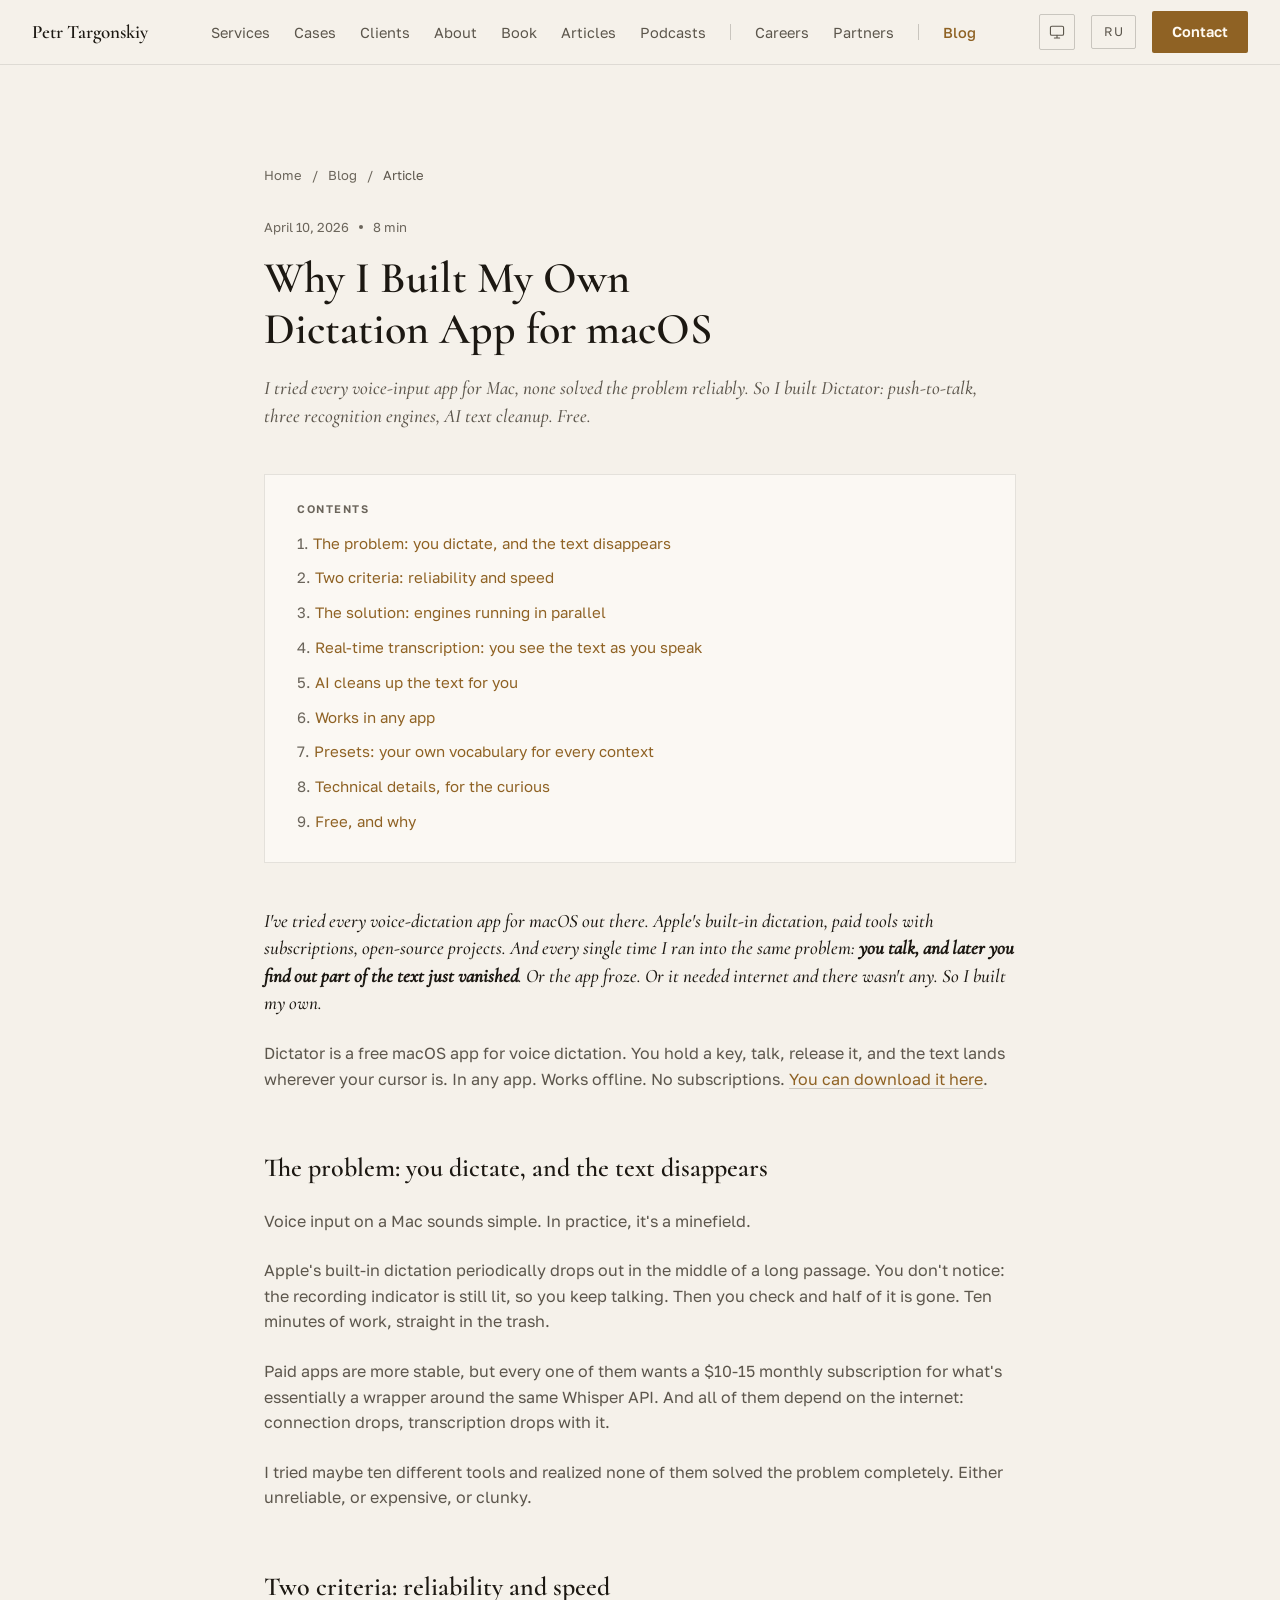
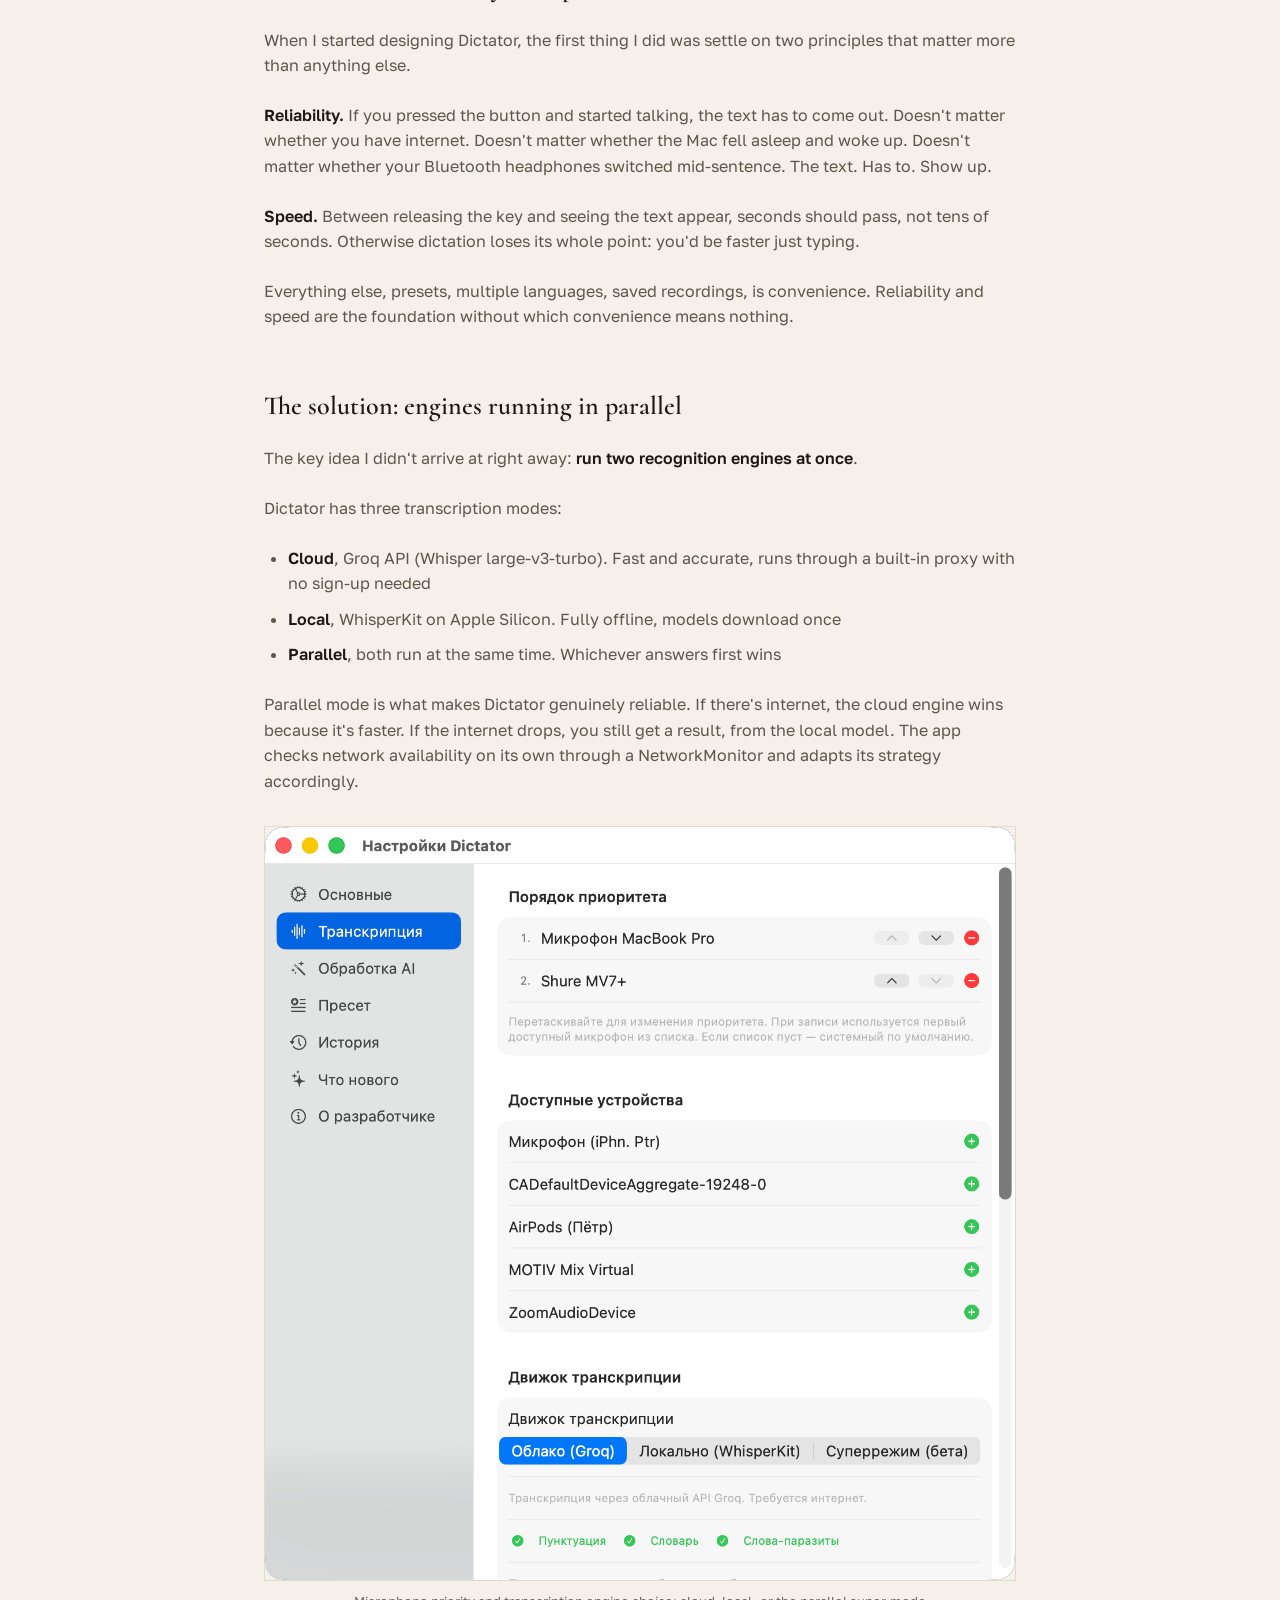
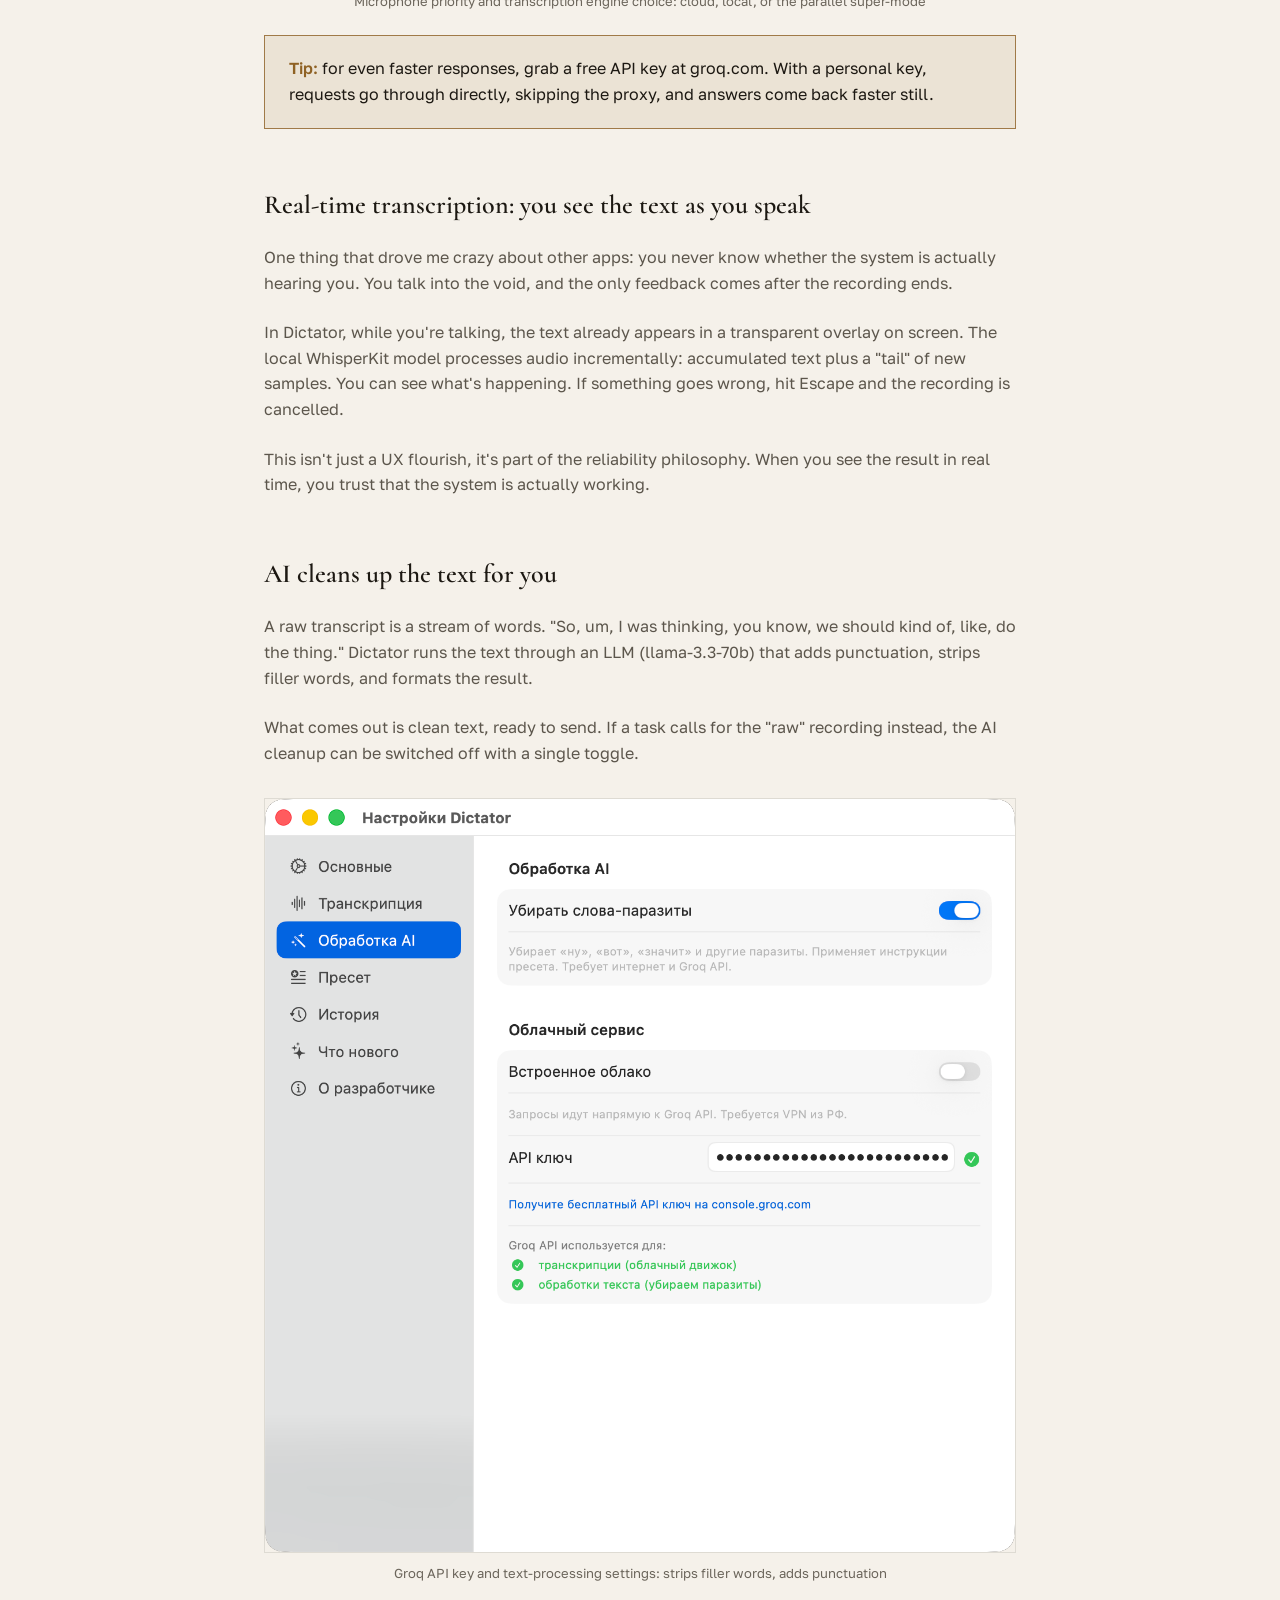
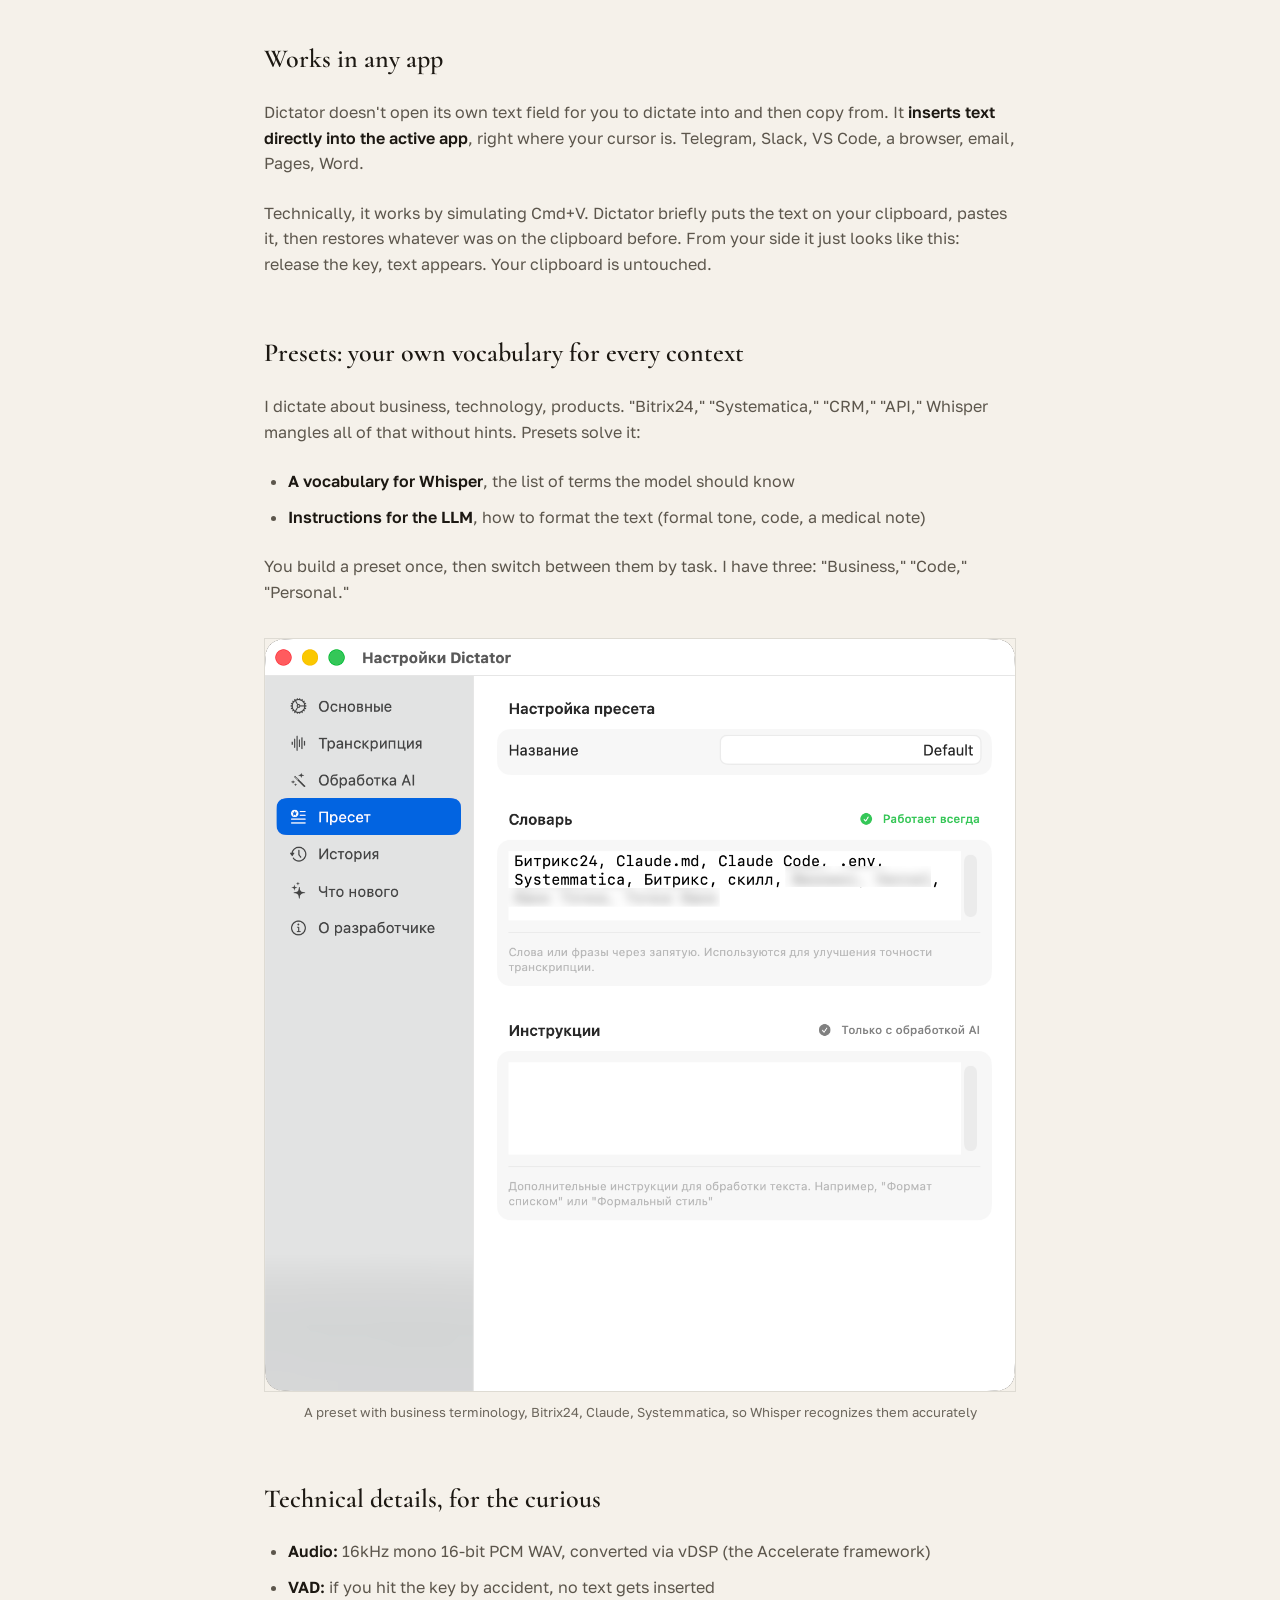
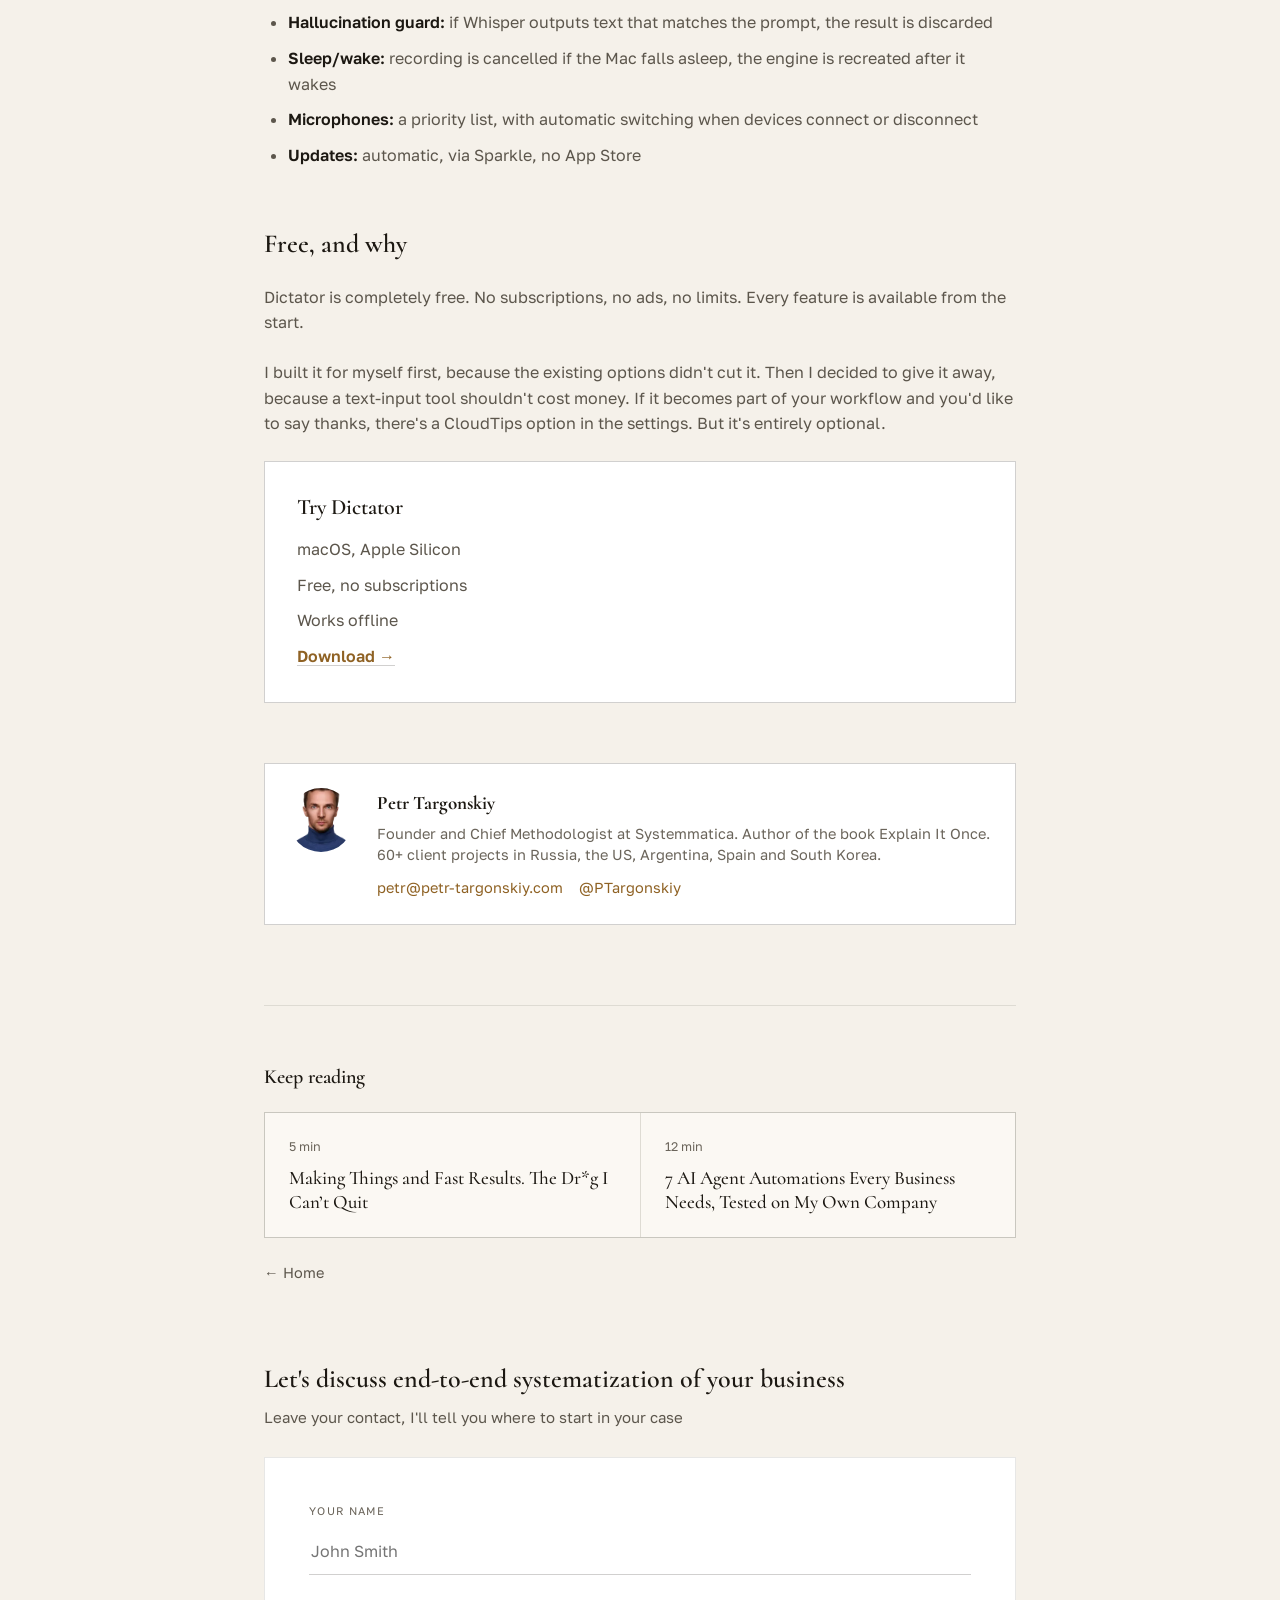
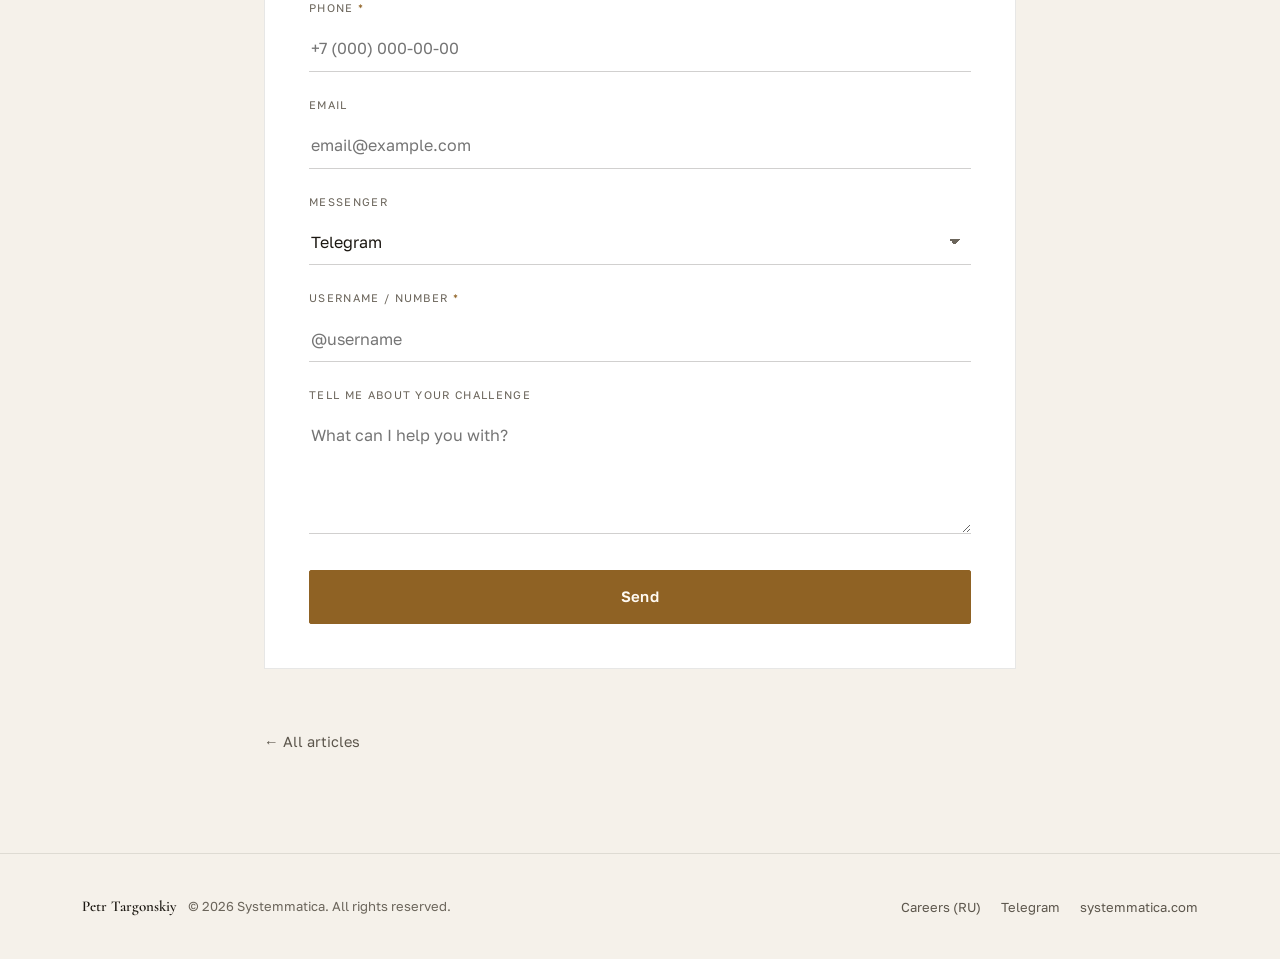
<file: en/blog/dictator-diktovka-macos/index.html>
<!DOCTYPE html>
<html lang="en">
<head>
<meta charset="UTF-8">
<meta name="viewport" content="width=device-width, initial-scale=1">
<script>(function(){var d=document.documentElement,c=null;try{c=localStorage.getItem("petr-theme");}catch(e){}if(c!=='light'&&c!=='dark'){c='system';}d.setAttribute('data-theme-choice',c);d.setAttribute('data-theme',c!=='system'?c:(window.matchMedia&&window.matchMedia('(prefers-color-scheme: light)').matches?'light':'dark'));})();</script>
<link rel="alternate" href="https://petr-targonskiy.com/ru/blog/dictator-diktovka-macos" hreflang="ru" />
<link rel="alternate" href="https://petr-targonskiy.com/en/blog/dictator-diktovka-macos" hreflang="en" />
<link rel="alternate" href="https://petr-targonskiy.com/ru/blog/dictator-diktovka-macos" hreflang="x-default" />
<script>
(function(m,e,t,r,i,k,a){
  m[i]=m[i]||function(){(m[i].a=m[i].a||[]).push(arguments)};
  m[i].l=1*new Date();
  for (var j = 0; j < document.scripts.length; j++) {if (document.scripts[j].src === r) { return; }}
  k=e.createElement(t),a=e.getElementsByTagName(t)[0],k.async=1,k.src=r,a.parentNode.insertBefore(k,a)
})(window, document, "script", "https://mc.yandex.ru/metrika/tag.js", "ym");

ym(55185025, "init", {
  clickmap: true,
  trackLinks: true,
  accurateTrackBounce: true,
  webvisor: true
});
</script>
    <link rel="icon" href="/wp-content/themes/petr-dark/media/favicon-32.png" type="image/png" sizes="32x32" />
<link rel="icon" href="/wp-content/themes/petr-dark/media/favicon-512.png" type="image/png" sizes="512x512" />
<link rel="apple-touch-icon" href="/wp-content/themes/petr-dark/media/apple-touch-icon.png" sizes="180x180" />

<!-- Search Engine Optimization by Rank Math - https://rankmath.com/ -->
<title>Why I Built My Own Dictation App for macOS &mdash; Petr Targonskiy</title>
<meta name="description" content="I tried every voice-input app for Mac, none solved the problem reliably. So I built Dictator: push-to-talk, three recognition engines, AI text cleanup. Free."/>
<meta name="robots" content="index, follow, max-snippet:-1, max-video-preview:-1, max-image-preview:large"/>
<link rel="canonical" href="https://petr-targonskiy.com/en/blog/dictator-diktovka-macos" />
<meta property="og:locale" content="en_US" />
<meta property="og:type" content="article" />
<meta property="og:title" content="Why I Built My Own Dictation App for macOS" />
<meta property="og:description" content="I tried every voice-input app for Mac, none solved the problem reliably. So I built Dictator: push-to-talk, three recognition engines, AI text cleanup. Free." />
<meta property="og:url" content="https://petr-targonskiy.com/en/blog/dictator-diktovka-macos" />
<meta property="og:site_name" content="Petr Targonskiy" />
<meta property="article:section" content="Uncategorized" />
<meta property="og:updated_time" content="2026-11-04T07:27:15+00:00" />
<meta property="og:image" content="https://petr-targonskiy.com/wp-content/uploads/2026/08/dictator-diktovka-macos.jpg" />
<meta property="og:image:width" content="1200" />
<meta property="og:image:height" content="640" />
<meta property="og:image:alt" content="Why I Built My Own Dictation App for macOS" />
<meta property="og:image:type" content="image/jpeg" />
<meta property="article:published_time" content="2026-04-10T09:00:00+00:00" />
<meta property="article:modified_time" content="2026-11-04T07:27:15+00:00" />
<meta name="twitter:card" content="summary_large_image" />
<meta name="twitter:title" content="Why I Built My Own Dictation App for macOS &mdash; Petr Targonskiy" />
<meta name="twitter:description" content="I tried every voice-input app for Mac, none solved the problem reliably. So I built Dictator: push-to-talk, three recognition engines, AI text cleanup. Free." />
<meta name="twitter:image" content="https://petr-targonskiy.com/wp-content/uploads/2026/08/dictator-diktovka-macos.jpg" />
<meta name="twitter:label1" content="Time to read" />
<meta name="twitter:data1" content="5 minutes" />
<script type="application/ld+json" class="rank-math-schema">{"@context":"https://schema.org","@graph":[{"@type":"Person","@id":"https://petr-targonskiy.com/#person","name":"Petr Targonskiy","url":"https://petr-targonskiy.com/en","jobTitle":"Founder of Systemmatica \u00b7 Operations Director at DataRu \u00b7 Book Author \u00b7 Speaker","image":"https://petr-targonskiy.com/wp-content/themes/petr-dark/media/portrait-presskit.webp","description":"Business systematization: AI agents, knowledge bases, CRM, dashboards. 12 years, 60+ projects.","worksFor":{"@type":"Organization","name":"Systemmatica","url":"https://systemmatica.com"},"knowsAbout":["Business Systematization","Knowledge Management","Business Process Management","CRM Systems","AI for Business"],"sameAs":["https://t.me/PTargonskiy","https://systemmatica.com","https://t.me/petr_targonskiy","https://www.youtube.com/@petrtargonskiy","https://vc.ru/u/1166553-petr-targonskiy"]},{"@type":"WebSite","@id":"https://petr-targonskiy.com/#website","url":"https://petr-targonskiy.com","name":"\u041f\u0451\u0442\u0440 \u0422\u0430\u0440\u0433\u043e\u043d\u0441\u043a\u0438\u0439","publisher":{"@id":"https://petr-targonskiy.com/#person"},"inLanguage":"en-US"},{"@type":"ImageObject","@id":"https://petr-targonskiy.com/wp-content/uploads/2026/08/dictator-diktovka-macos.jpg","url":"https://petr-targonskiy.com/wp-content/uploads/2026/08/dictator-diktovka-macos.jpg","width":"1200","height":"640","inLanguage":"en-US"},{"@type":"WebPage","@id":"https://petr-targonskiy.com/en/blog/dictator-diktovka-macos#webpage","url":"https://petr-targonskiy.com/en/blog/dictator-diktovka-macos","name":"Why I Built My Own Dictation App for macOS \u2014 Petr Targonskiy","datePublished":"2026-04-10T09:00:00+00:00","dateModified":"2026-11-04T07:27:15+00:00","isPartOf":{"@id":"https://petr-targonskiy.com/#website"},"primaryImageOfPage":{"@id":"https://petr-targonskiy.com/wp-content/uploads/2026/08/dictator-diktovka-macos.jpg"},"inLanguage":"en-US"},{"@type":"BlogPosting","headline":"Why I Built My Own Dictation App for macOS \u2014 Petr Targonskiy","datePublished":"2026-04-10T09:00:00+00:00","dateModified":"2026-11-04T07:27:15+00:00","articleSection":"Uncategorized","author":{"@id":"https://petr-targonskiy.com/#person"},"publisher":{"@id":"https://petr-targonskiy.com/#person"},"description":"I tried every voice-input app for Mac, none solved the problem reliably. So I built Dictator: push-to-talk, three recognition engines, AI text cleanup. Free.","name":"Why I Built My Own Dictation App for macOS \u2014 Petr Targonskiy","@id":"https://petr-targonskiy.com/en/blog/dictator-diktovka-macos#richSnippet","isPartOf":{"@id":"https://petr-targonskiy.com/en/blog/dictator-diktovka-macos#webpage"},"image":{"@id":"https://petr-targonskiy.com/wp-content/uploads/2026/08/dictator-diktovka-macos.jpg"},"inLanguage":"en-US","mainEntityOfPage":{"@id":"https://petr-targonskiy.com/en/blog/dictator-diktovka-macos#webpage"}}]}</script>
<!-- /Rank Math WordPress SEO plugin -->

<link rel="alternate" type="application/rss+xml" title="Petr Targonskiy &raquo; Feed" href="https://petr-targonskiy.com/en/feed" />
<link rel="alternate" type="application/rss+xml" title="Petr Targonskiy &raquo; Comments Feed" href="https://petr-targonskiy.com/en/comments/feed" />
<link rel='stylesheet' id='wp-block-library-css' href='/wp-includes/css/dist/block-library/style.min.css?ver=6.6.2' media='all' />
<style id='classic-theme-styles-inline-css'>
/*! This file is auto-generated */
.wp-block-button__link{color:#fff;background-color:#32373c;border-radius:9999px;box-shadow:none;text-decoration:none;padding:calc(.667em + 2px) calc(1.333em + 2px);font-size:1.125em}.wp-block-file__button{background:#32373c;color:#fff;text-decoration:none}
</style>
<style id='global-styles-inline-css'>
:root{--wp--preset--aspect-ratio--square: 1;--wp--preset--aspect-ratio--4-3: 4/3;--wp--preset--aspect-ratio--3-4: 3/4;--wp--preset--aspect-ratio--3-2: 3/2;--wp--preset--aspect-ratio--2-3: 2/3;--wp--preset--aspect-ratio--16-9: 16/9;--wp--preset--aspect-ratio--9-16: 9/16;--wp--preset--color--black: #000000;--wp--preset--color--cyan-bluish-gray: #abb8c3;--wp--preset--color--white: #ffffff;--wp--preset--color--pale-pink: #f78da7;--wp--preset--color--vivid-red: #cf2e2e;--wp--preset--color--luminous-vivid-orange: #ff6900;--wp--preset--color--luminous-vivid-amber: #fcb900;--wp--preset--color--light-green-cyan: #7bdcb5;--wp--preset--color--vivid-green-cyan: #00d084;--wp--preset--color--pale-cyan-blue: #8ed1fc;--wp--preset--color--vivid-cyan-blue: #0693e3;--wp--preset--color--vivid-purple: #9b51e0;--wp--preset--gradient--vivid-cyan-blue-to-vivid-purple: linear-gradient(135deg,rgba(6,147,227,1) 0%,rgb(155,81,224) 100%);--wp--preset--gradient--light-green-cyan-to-vivid-green-cyan: linear-gradient(135deg,rgb(122,220,180) 0%,rgb(0,208,130) 100%);--wp--preset--gradient--luminous-vivid-amber-to-luminous-vivid-orange: linear-gradient(135deg,rgba(252,185,0,1) 0%,rgba(255,105,0,1) 100%);--wp--preset--gradient--luminous-vivid-orange-to-vivid-red: linear-gradient(135deg,rgba(255,105,0,1) 0%,rgb(207,46,46) 100%);--wp--preset--gradient--very-light-gray-to-cyan-bluish-gray: linear-gradient(135deg,rgb(238,238,238) 0%,rgb(169,184,195) 100%);--wp--preset--gradient--cool-to-warm-spectrum: linear-gradient(135deg,rgb(74,234,220) 0%,rgb(151,120,209) 20%,rgb(207,42,186) 40%,rgb(238,44,130) 60%,rgb(251,105,98) 80%,rgb(254,248,76) 100%);--wp--preset--gradient--blush-light-purple: linear-gradient(135deg,rgb(255,206,236) 0%,rgb(152,150,240) 100%);--wp--preset--gradient--blush-bordeaux: linear-gradient(135deg,rgb(254,205,165) 0%,rgb(254,45,45) 50%,rgb(107,0,62) 100%);--wp--preset--gradient--luminous-dusk: linear-gradient(135deg,rgb(255,203,112) 0%,rgb(199,81,192) 50%,rgb(65,88,208) 100%);--wp--preset--gradient--pale-ocean: linear-gradient(135deg,rgb(255,245,203) 0%,rgb(182,227,212) 50%,rgb(51,167,181) 100%);--wp--preset--gradient--electric-grass: linear-gradient(135deg,rgb(202,248,128) 0%,rgb(113,206,126) 100%);--wp--preset--gradient--midnight: linear-gradient(135deg,rgb(2,3,129) 0%,rgb(40,116,252) 100%);--wp--preset--font-size--small: 13px;--wp--preset--font-size--medium: 20px;--wp--preset--font-size--large: 36px;--wp--preset--font-size--x-large: 42px;--wp--preset--spacing--20: 0.44rem;--wp--preset--spacing--30: 0.67rem;--wp--preset--spacing--40: 1rem;--wp--preset--spacing--50: 1.5rem;--wp--preset--spacing--60: 2.25rem;--wp--preset--spacing--70: 3.38rem;--wp--preset--spacing--80: 5.06rem;--wp--preset--shadow--natural: 6px 6px 9px rgba(0, 0, 0, 0.2);--wp--preset--shadow--deep: 12px 12px 50px rgba(0, 0, 0, 0.4);--wp--preset--shadow--sharp: 6px 6px 0px rgba(0, 0, 0, 0.2);--wp--preset--shadow--outlined: 6px 6px 0px -3px rgba(255, 255, 255, 1), 6px 6px rgba(0, 0, 0, 1);--wp--preset--shadow--crisp: 6px 6px 0px rgba(0, 0, 0, 1);}:where(.is-layout-flex){gap: 0.5em;}:where(.is-layout-grid){gap: 0.5em;}body .is-layout-flex{display: flex;}.is-layout-flex{flex-wrap: wrap;align-items: center;}.is-layout-flex > :is(*, div){margin: 0;}body .is-layout-grid{display: grid;}.is-layout-grid > :is(*, div){margin: 0;}:where(.wp-block-columns.is-layout-flex){gap: 2em;}:where(.wp-block-columns.is-layout-grid){gap: 2em;}:where(.wp-block-post-template.is-layout-flex){gap: 1.25em;}:where(.wp-block-post-template.is-layout-grid){gap: 1.25em;}.has-black-color{color: var(--wp--preset--color--black) !important;}.has-cyan-bluish-gray-color{color: var(--wp--preset--color--cyan-bluish-gray) !important;}.has-white-color{color: var(--wp--preset--color--white) !important;}.has-pale-pink-color{color: var(--wp--preset--color--pale-pink) !important;}.has-vivid-red-color{color: var(--wp--preset--color--vivid-red) !important;}.has-luminous-vivid-orange-color{color: var(--wp--preset--color--luminous-vivid-orange) !important;}.has-luminous-vivid-amber-color{color: var(--wp--preset--color--luminous-vivid-amber) !important;}.has-light-green-cyan-color{color: var(--wp--preset--color--light-green-cyan) !important;}.has-vivid-green-cyan-color{color: var(--wp--preset--color--vivid-green-cyan) !important;}.has-pale-cyan-blue-color{color: var(--wp--preset--color--pale-cyan-blue) !important;}.has-vivid-cyan-blue-color{color: var(--wp--preset--color--vivid-cyan-blue) !important;}.has-vivid-purple-color{color: var(--wp--preset--color--vivid-purple) !important;}.has-black-background-color{background-color: var(--wp--preset--color--black) !important;}.has-cyan-bluish-gray-background-color{background-color: var(--wp--preset--color--cyan-bluish-gray) !important;}.has-white-background-color{background-color: var(--wp--preset--color--white) !important;}.has-pale-pink-background-color{background-color: var(--wp--preset--color--pale-pink) !important;}.has-vivid-red-background-color{background-color: var(--wp--preset--color--vivid-red) !important;}.has-luminous-vivid-orange-background-color{background-color: var(--wp--preset--color--luminous-vivid-orange) !important;}.has-luminous-vivid-amber-background-color{background-color: var(--wp--preset--color--luminous-vivid-amber) !important;}.has-light-green-cyan-background-color{background-color: var(--wp--preset--color--light-green-cyan) !important;}.has-vivid-green-cyan-background-color{background-color: var(--wp--preset--color--vivid-green-cyan) !important;}.has-pale-cyan-blue-background-color{background-color: var(--wp--preset--color--pale-cyan-blue) !important;}.has-vivid-cyan-blue-background-color{background-color: var(--wp--preset--color--vivid-cyan-blue) !important;}.has-vivid-purple-background-color{background-color: var(--wp--preset--color--vivid-purple) !important;}.has-black-border-color{border-color: var(--wp--preset--color--black) !important;}.has-cyan-bluish-gray-border-color{border-color: var(--wp--preset--color--cyan-bluish-gray) !important;}.has-white-border-color{border-color: var(--wp--preset--color--white) !important;}.has-pale-pink-border-color{border-color: var(--wp--preset--color--pale-pink) !important;}.has-vivid-red-border-color{border-color: var(--wp--preset--color--vivid-red) !important;}.has-luminous-vivid-orange-border-color{border-color: var(--wp--preset--color--luminous-vivid-orange) !important;}.has-luminous-vivid-amber-border-color{border-color: var(--wp--preset--color--luminous-vivid-amber) !important;}.has-light-green-cyan-border-color{border-color: var(--wp--preset--color--light-green-cyan) !important;}.has-vivid-green-cyan-border-color{border-color: var(--wp--preset--color--vivid-green-cyan) !important;}.has-pale-cyan-blue-border-color{border-color: var(--wp--preset--color--pale-cyan-blue) !important;}.has-vivid-cyan-blue-border-color{border-color: var(--wp--preset--color--vivid-cyan-blue) !important;}.has-vivid-purple-border-color{border-color: var(--wp--preset--color--vivid-purple) !important;}.has-vivid-cyan-blue-to-vivid-purple-gradient-background{background: var(--wp--preset--gradient--vivid-cyan-blue-to-vivid-purple) !important;}.has-light-green-cyan-to-vivid-green-cyan-gradient-background{background: var(--wp--preset--gradient--light-green-cyan-to-vivid-green-cyan) !important;}.has-luminous-vivid-amber-to-luminous-vivid-orange-gradient-background{background: var(--wp--preset--gradient--luminous-vivid-amber-to-luminous-vivid-orange) !important;}.has-luminous-vivid-orange-to-vivid-red-gradient-background{background: var(--wp--preset--gradient--luminous-vivid-orange-to-vivid-red) !important;}.has-very-light-gray-to-cyan-bluish-gray-gradient-background{background: var(--wp--preset--gradient--very-light-gray-to-cyan-bluish-gray) !important;}.has-cool-to-warm-spectrum-gradient-background{background: var(--wp--preset--gradient--cool-to-warm-spectrum) !important;}.has-blush-light-purple-gradient-background{background: var(--wp--preset--gradient--blush-light-purple) !important;}.has-blush-bordeaux-gradient-background{background: var(--wp--preset--gradient--blush-bordeaux) !important;}.has-luminous-dusk-gradient-background{background: var(--wp--preset--gradient--luminous-dusk) !important;}.has-pale-ocean-gradient-background{background: var(--wp--preset--gradient--pale-ocean) !important;}.has-electric-grass-gradient-background{background: var(--wp--preset--gradient--electric-grass) !important;}.has-midnight-gradient-background{background: var(--wp--preset--gradient--midnight) !important;}.has-small-font-size{font-size: var(--wp--preset--font-size--small) !important;}.has-medium-font-size{font-size: var(--wp--preset--font-size--medium) !important;}.has-large-font-size{font-size: var(--wp--preset--font-size--large) !important;}.has-x-large-font-size{font-size: var(--wp--preset--font-size--x-large) !important;}
:where(.wp-block-post-template.is-layout-flex){gap: 1.25em;}:where(.wp-block-post-template.is-layout-grid){gap: 1.25em;}
:where(.wp-block-columns.is-layout-flex){gap: 2em;}:where(.wp-block-columns.is-layout-grid){gap: 2em;}
:root :where(.wp-block-pullquote){font-size: 1.5em;line-height: 1.6;}
</style>
<link rel='stylesheet' id='petr-dark-tokens-css' href='/wp-content/themes/petr-dark/assets/css/tokens.css?ver=1793269576' media='all' />
<link rel='stylesheet' id='petr-dark-base-css' href='/wp-content/themes/petr-dark/assets/css/base.css?ver=1791030432' media='all' />
<link rel='stylesheet' id='petr-dark-article-css' href='/wp-content/themes/petr-dark/assets/css/blocks/article.css?ver=1791021180' media='all' />
<link rel='stylesheet' id='petr-dark-section-contact-css' href='/wp-content/themes/petr-dark/assets/css/sections/contact.css?ver=1790579859' media='all' />
<link rel="https://api.w.org/" href="/wp-json/" /><link rel="alternate" title="JSON" type="application/json" href="https://petr-targonskiy.com/wp-json/wp/v2/posts/40" />
<link rel='shortlink' href='/?p=40' />
<link rel="icon" href="/wp-content/themes/petr-dark/media/favicon-512.png" sizes="32x32" />
<link rel="icon" href="/wp-content/themes/petr-dark/media/favicon-512.png" sizes="192x192" />
<link rel="apple-touch-icon" href="/wp-content/themes/petr-dark/media/favicon-512.png" />
<meta name="msapplication-TileImage" content="/wp-content/themes/petr-dark/media/favicon-512.png" />
</head>
<body class="post-template-default single single-post postid-40 single-format-standard wp-embed-responsive">
<noscript><div><img src="https://mc.yandex.ru/watch/55185025" style="position:absolute; left:-9999px;" alt="" /></div></noscript>
    
<a class="skip-link screen-reader-text" href="#main">Skip to content</a>

<header class="site-header">
  <div class="site-header__inner container">
    <a class="site-header__logo" href="/en">
      Petr Targonskiy    </a>

    <input type="checkbox" id="site-nav-toggle" class="site-header__toggle-input">

    <nav class="site-header__nav" aria-label="Primary navigation">
      <ul class="site-header__menu">
                <li data-nav-drop="6">
          <a href="/en#services">Services</a>
        </li>
                <li>
          <a href="/en#dataru">Cases</a>
        </li>
                <li data-nav-drop="5">
          <a href="/en#industries">Clients</a>
        </li>
                <li data-nav-drop="4">
          <a href="/en#about">About</a>
        </li>
                <li data-nav-drop="3">
          <a href="/en#book">Book</a>
        </li>
                <li data-nav-drop="2">
          <a href="/en#publications">Articles</a>
        </li>
                <li data-nav-drop="1">
          <a href="/en#podcasts">Podcasts</a>
        </li>
                        <li class="site-header__menu-sep" aria-hidden="true"></li>
                <li>
          <a href="/ru/vacancies">Careers</a>
        </li>
                <li>
          <a href="/ru/partners">Partners</a>
        </li>
                        <li class="site-header__menu-sep" aria-hidden="true"></li>
        <li>
          <a href="/en/blog" class="site-header__link-accent">
            Blog          </a>
        </li>
      </ul>
    </nav>

    <div class="site-header__actions">
            <div class="theme-switch" data-theme-switch data-title="Theme"><button type="button" class="theme-switch__button" aria-haspopup="true" aria-expanded="false" aria-controls="theme-switch-menu" aria-label="Theme" title="Theme"><svg class="theme-switch__icon theme-switch__icon--system" viewBox="0 0 24 24" fill="none" stroke="currentColor" stroke-linecap="round" stroke-linejoin="round" aria-hidden="true" focusable="false"><rect x="3.25" y="4.25" width="17.5" height="12" rx="1.75"/><path d="M8.5 20h7M12 16.25V20"/></svg><svg class="theme-switch__icon theme-switch__icon--light" viewBox="0 0 24 24" fill="none" stroke="currentColor" stroke-linecap="round" stroke-linejoin="round" aria-hidden="true" focusable="false"><circle cx="12" cy="12" r="4"/><path d="M12 2.75v1.75M12 19.5v1.75M4.4 4.4l1.25 1.25M18.35 18.35l1.25 1.25M2.75 12H4.5M19.5 12h1.75M4.4 19.6l1.25-1.25M18.35 5.65l1.25-1.25"/></svg><svg class="theme-switch__icon theme-switch__icon--dark" viewBox="0 0 24 24" fill="none" stroke="currentColor" stroke-linecap="round" stroke-linejoin="round" aria-hidden="true" focusable="false"><path d="M20.25 14.1A8.25 8.25 0 1 1 9.9 3.75a6.5 6.5 0 0 0 10.35 10.35z"/></svg></button><ul class="theme-switch__menu" id="theme-switch-menu" role="menu" aria-label="Theme" hidden><li role="none"><button type="button" role="menuitemradio" class="theme-switch__option" data-theme-option="system" aria-checked="false"><svg class="theme-switch__option-icon" viewBox="0 0 24 24" fill="none" stroke="currentColor" stroke-linecap="round" stroke-linejoin="round" aria-hidden="true" focusable="false"><rect x="3.25" y="4.25" width="17.5" height="12" rx="1.75"/><path d="M8.5 20h7M12 16.25V20"/></svg><span>System</span><svg class="theme-switch__check" viewBox="0 0 24 24" fill="none" stroke="currentColor" stroke-linecap="round" stroke-linejoin="round" aria-hidden="true" focusable="false"><path d="M5 12.5l4.25 4.25L19 7"/></svg></button></li><li role="none"><button type="button" role="menuitemradio" class="theme-switch__option" data-theme-option="light" aria-checked="false"><svg class="theme-switch__option-icon" viewBox="0 0 24 24" fill="none" stroke="currentColor" stroke-linecap="round" stroke-linejoin="round" aria-hidden="true" focusable="false"><circle cx="12" cy="12" r="4"/><path d="M12 2.75v1.75M12 19.5v1.75M4.4 4.4l1.25 1.25M18.35 18.35l1.25 1.25M2.75 12H4.5M19.5 12h1.75M4.4 19.6l1.25-1.25M18.35 5.65l1.25-1.25"/></svg><span>Light</span><svg class="theme-switch__check" viewBox="0 0 24 24" fill="none" stroke="currentColor" stroke-linecap="round" stroke-linejoin="round" aria-hidden="true" focusable="false"><path d="M5 12.5l4.25 4.25L19 7"/></svg></button></li><li role="none"><button type="button" role="menuitemradio" class="theme-switch__option" data-theme-option="dark" aria-checked="false"><svg class="theme-switch__option-icon" viewBox="0 0 24 24" fill="none" stroke="currentColor" stroke-linecap="round" stroke-linejoin="round" aria-hidden="true" focusable="false"><path d="M20.25 14.1A8.25 8.25 0 1 1 9.9 3.75a6.5 6.5 0 0 0 10.35 10.35z"/></svg><span>Dark</span><svg class="theme-switch__check" viewBox="0 0 24 24" fill="none" stroke="currentColor" stroke-linecap="round" stroke-linejoin="round" aria-hidden="true" focusable="false"><path d="M5 12.5l4.25 4.25L19 7"/></svg></button></li></ul></div>      <a class="site-header__lang" href="/ru/blog/dictator-diktovka-macos" hreflang="ru">
        RU      </a>
      <a class="site-header__cta" href="/en#contact">
        Contact      </a>
      <label for="site-nav-toggle" class="site-header__burger" aria-label="Menu">
        <span></span><span></span><span></span>
      </label>
    </div>
  </div>
</header>
<script>(function(){var d=document.documentElement,h=document.querySelector('.site-header__inner');if(!h){return;}var t=document.getElementById('site-nav-toggle'),drop=[].slice.call(h.querySelectorAll('[data-nav-drop]')).sort(function(a,b){return a.getAttribute('data-nav-drop')-b.getAttribute('data-nav-drop');});function over(){return h.scrollWidth>h.clientWidth+1;}window.petrNavFit=function(){if(t&&t.checked){return;}d.classList.remove('nav-compact','nav-partial');drop.forEach(function(li){li.classList.remove('is-nav-dropped');});if(!over()){return;}d.classList.add('nav-partial');for(var i=0;i<drop.length;i++){drop[i].classList.add('is-nav-dropped');if(!over()){return;}}d.classList.remove('nav-partial');drop.forEach(function(li){li.classList.remove('is-nav-dropped');});d.classList.add('nav-compact');};window.petrNavFit();})();</script>
    <main id="main">
      <article class="container section-pad article">

        <nav class="article__breadcrumb" aria-label="Breadcrumb">
          <a href="/en">Home</a>
          <span aria-hidden="true">/</span>
          <a href="/en/blog">Blog</a>
          <span aria-hidden="true">/</span>
          <span aria-current="page">Article</span>
        </nav>

        <header class="article__header">
          <div class="article__meta">
            <time datetime="2026-04-10T09:00:00+00:00">April 10, 2026</time>
                          <span class="article__meta-sep" aria-hidden="true"></span>
              <span>8 min</span>
                      </div>
          <h1 class="article__title">Why I Built My Own Dictation App for macOS</h1>
                      <p class="article__description">I tried every voice-input app for Mac, none solved the problem reliably. So I built Dictator: push-to-talk, three recognition engines, AI text cleanup. Free.</p>
                  </header>

                  <nav class="article__toc" aria-label="Contents">
            <h2 class="article__toc-title">Contents</h2>
            <ol class="article__toc-list">
                              <li><a href="#problem">The problem: you dictate, and the text disappears</a></li>
                              <li><a href="#criteria">Two criteria: reliability and speed</a></li>
                              <li><a href="#parallel">The solution: engines running in parallel</a></li>
                              <li><a href="#realtime">Real-time transcription: you see the text as you speak</a></li>
                              <li><a href="#ai-cleanup">AI cleans up the text for you</a></li>
                              <li><a href="#everywhere">Works in any app</a></li>
                              <li><a href="#presets">Presets: your own vocabulary for every context</a></li>
                              <li><a href="#details">Technical details, for the curious</a></li>
                              <li><a href="#free">Free, and why</a></li>
                          </ol>
          </nav>
        
        
        <div class="article__body">
          
<p class="lead">I've tried every voice-dictation app for macOS out there. Apple's built-in dictation, paid tools with subscriptions, open-source projects. And every single time I ran into the same problem: <strong>you talk, and later you find out part of the text just vanished</strong>. Or the app froze. Or it needed internet and there wasn't any. So I built my own.</p>

<p>Dictator is a free macOS app for voice dictation. You hold a key, talk, release it, and the text lands wherever your cursor is. In any app. Works offline. No subscriptions. <a href="https://systemmatica.com/apps/dictator/?utm_source=petr-targonskiy.com&amp;utm_medium=blog&amp;utm_campaign=dictator" target="_blank" rel="noopener">You can download it here</a>.</p>

<h2 id="problem">The problem: you dictate, and the text disappears</h2>

<p>Voice input on a Mac sounds simple. In practice, it's a minefield.</p>

<p>Apple's built-in dictation periodically drops out in the middle of a long passage. You don't notice: the recording indicator is still lit, so you keep talking. Then you check and half of it is gone. Ten minutes of work, straight in the trash.</p>

<p>Paid apps are more stable, but every one of them wants a $10-15 monthly subscription for what's essentially a wrapper around the same Whisper API. And all of them depend on the internet: connection drops, transcription drops with it.</p>

<p>I tried maybe ten different tools and realized none of them solved the problem completely. Either unreliable, or expensive, or clunky.</p>

<h2 id="criteria">Two criteria: reliability and speed</h2>

<p>When I started designing Dictator, the first thing I did was settle on two principles that matter more than anything else.</p>

<p><strong>Reliability.</strong> If you pressed the button and started talking, the text has to come out. Doesn't matter whether you have internet. Doesn't matter whether the Mac fell asleep and woke up. Doesn't matter whether your Bluetooth headphones switched mid-sentence. The text. Has to. Show up.</p>

<p><strong>Speed.</strong> Between releasing the key and seeing the text appear, seconds should pass, not tens of seconds. Otherwise dictation loses its whole point: you'd be faster just typing.</p>

<p>Everything else, presets, multiple languages, saved recordings, is convenience. Reliability and speed are the foundation without which convenience means nothing.</p>

<h2 id="parallel">The solution: engines running in parallel</h2>

<p>The key idea I didn't arrive at right away: <strong>run two recognition engines at once</strong>.</p>

<p>Dictator has three transcription modes:</p>

<ul>
  <li><strong>Cloud</strong>, Groq API (Whisper large-v3-turbo). Fast and accurate, runs through a built-in proxy with no sign-up needed</li>
  <li><strong>Local</strong>, WhisperKit on Apple Silicon. Fully offline, models download once</li>
  <li><strong>Parallel</strong>, both run at the same time. Whichever answers first wins</li>
</ul>

<p>Parallel mode is what makes Dictator genuinely reliable. If there's internet, the cloud engine wins because it's faster. If the internet drops, you still get a result, from the local model. The app checks network availability on its own through a NetworkMonitor and adapts its strategy accordingly.</p>

<figure>
  <img decoding="async" src="/wp-content/themes/petr-dark/media/blog/dictator-transcription.png" alt="Dictator transcription settings: engine choice and microphone priority" loading="lazy" />
  <figcaption>Microphone priority and transcription engine choice: cloud, local, or the parallel super-mode</figcaption>
</figure>

<p class="warning"><strong>Tip:</strong> for even faster responses, grab a free API key at groq.com. With a personal key, requests go through directly, skipping the proxy, and answers come back faster still.</p>

<h2 id="realtime">Real-time transcription: you see the text as you speak</h2>

<p>One thing that drove me crazy about other apps: you never know whether the system is actually hearing you. You talk into the void, and the only feedback comes after the recording ends.</p>

<p>In Dictator, while you're talking, the text already appears in a transparent overlay on screen. The local WhisperKit model processes audio incrementally: accumulated text plus a "tail" of new samples. You can see what's happening. If something goes wrong, hit Escape and the recording is cancelled.</p>

<p>This isn't just a UX flourish, it's part of the reliability philosophy. When you see the result in real time, you trust that the system is actually working.</p>

<h2 id="ai-cleanup">AI cleans up the text for you</h2>

<p>A raw transcript is a stream of words. "So, um, I was thinking, you know, we should kind of, like, do the thing." Dictator runs the text through an LLM (llama-3.3-70b) that adds punctuation, strips filler words, and formats the result.</p>

<p>What comes out is clean text, ready to send. If a task calls for the "raw" recording instead, the AI cleanup can be switched off with a single toggle.</p>

<figure>
  <img decoding="async" src="/wp-content/themes/petr-dark/media/blog/dictator-ai.png" alt="Dictator AI-processing settings: Groq API key" loading="lazy" />
  <figcaption>Groq API key and text-processing settings: strips filler words, adds punctuation</figcaption>
</figure>

<h2 id="everywhere">Works in any app</h2>

<p>Dictator doesn't open its own text field for you to dictate into and then copy from. It <strong>inserts text directly into the active app</strong>, right where your cursor is. Telegram, Slack, VS Code, a browser, email, Pages, Word.</p>

<p>Technically, it works by simulating Cmd+V. Dictator briefly puts the text on your clipboard, pastes it, then restores whatever was on the clipboard before. From your side it just looks like this: release the key, text appears. Your clipboard is untouched.</p>

<h2 id="presets">Presets: your own vocabulary for every context</h2>

<p>I dictate about business, technology, products. "Bitrix24," "Systematica," "CRM," "API," Whisper mangles all of that without hints. Presets solve it:</p>

<ul>
  <li><strong>A vocabulary for Whisper</strong>, the list of terms the model should know</li>
  <li><strong>Instructions for the LLM</strong>, how to format the text (formal tone, code, a medical note)</li>
</ul>

<p>You build a preset once, then switch between them by task. I have three: "Business," "Code," "Personal."</p>

<figure>
  <img decoding="async" src="/wp-content/themes/petr-dark/media/blog/dictator-preset.png" alt="Dictator preset settings: term vocabulary and instructions" loading="lazy" />
  <figcaption>A preset with business terminology, Bitrix24, Claude, Systemmatica, so Whisper recognizes them accurately</figcaption>
</figure>

<h2 id="details">Technical details, for the curious</h2>

<ul>
  <li><strong>Audio:</strong> 16kHz mono 16-bit PCM WAV, converted via vDSP (the Accelerate framework)</li>
  <li><strong>VAD:</strong> if you hit the key by accident, no text gets inserted</li>
  <li><strong>Hallucination guard:</strong> if Whisper outputs text that matches the prompt, the result is discarded</li>
  <li><strong>Sleep/wake:</strong> recording is cancelled if the Mac falls asleep, the engine is recreated after it wakes</li>
  <li><strong>Microphones:</strong> a priority list, with automatic switching when devices connect or disconnect</li>
  <li><strong>Updates:</strong> automatic, via Sparkle, no App Store</li>
</ul>

<h2 id="free">Free, and why</h2>

<p>Dictator is completely free. No subscriptions, no ads, no limits. Every feature is available from the start.</p>

<p>I built it for myself first, because the existing options didn't cut it. Then I decided to give it away, because a text-input tool shouldn't cost money. If it becomes part of your workflow and you'd like to say thanks, there's a CloudTips option in the settings. But it's entirely optional.</p>

<div class="cta-block">
<h3>Try Dictator</h3>
<ul>
  <li>macOS, Apple Silicon</li>
  <li>Free, no subscriptions</li>
  <li>Works offline</li>
  <li><a href="https://systemmatica.com/apps/dictator/?utm_source=petr-targonskiy.com&amp;utm_medium=blog&amp;utm_campaign=dictator" target="_blank" rel="noopener">Download →</a></li>
</ul>
</div>
        </div>

                  <aside class="article__author" aria-label="Petr Targonskiy">
                          <img
                class="article__author-photo"
                src="/wp-content/themes/petr-dark/media/photo.png" srcset="/wp-content/themes/petr-dark/media/photo-160w.webp 160w, /wp-content/themes/petr-dark/media/photo-400w.webp 400w, /wp-content/themes/petr-dark/media/photo.png 600w" sizes="96px"                alt="Petr Targonskiy"
                width="64"
                height="64"
                loading="lazy"
                decoding="async"
              >
                        <div class="article__author-info">
                              <p class="article__author-name">Petr Targonskiy</p>
                                            <p class="article__author-bio">Founder and Chief Methodologist at Systemmatica. Author of the book Explain It Once. 60+ client projects in Russia, the US, Argentina, Spain and South Korea.</p>
                                            <div class="article__author-links">
                                      <a href="mailto:petr@petr-targonskiy.com">petr@petr-targonskiy.com</a>
                                                        <a href="https://t.me/PTargonskiy" target="_blank" rel="noopener noreferrer">@PTargonskiy</a>
                                  </div>
                          </div>
          </aside>
        
                  <nav class="article__related" aria-label="Keep reading">
            <h2 class="article__related-title">Keep reading</h2>
            <div class="article__related-list">
                              <a class="article__related-card" href="/en/blog/sozidanie-i-bystryy-rezultat">
                  <span class="article__related-meta">5 min</span>
                  <span class="article__related-card-title">Making Things and Fast Results. The Dr*g I Can&#8217;t Quit</span>
                </a>
                              <a class="article__related-card" href="/en/blog/ai-agent-avtomatizacii-dlya-biznesa">
                  <span class="article__related-meta">12 min</span>
                  <span class="article__related-card-title">7 AI Agent Automations Every Business Needs, Tested on My Own Company</span>
                </a>
                          </div>
            <a class="article__back-home" href="/en">
              &larr; Home            </a>
          </nav>
        
                  <section class="article__contact" aria-labelledby="article-contact-title">
            <h2 id="article-contact-title" class="article__contact-title">Let&#039;s discuss end-to-end systematization of your business</h2>
            <p class="article__contact-subtitle">Leave your contact, I&#039;ll tell you where to start in your case</p>
                <form
      class="section-contact__form"
      method="post"
      novalidate
      data-petr-contact-form
      data-form-source="blog"
      data-metrica-goal="contact_form_submit"    >
      <p class="section-contact__form-status section-contact__form-status--success" data-role="form-success" role="status" hidden>
        Message sent! We&#039;ll respond within 24 hours.      </p>
      <p class="section-contact__form-status section-contact__form-status--error" data-role="form-error" role="alert" hidden>
        Failed to send. Please write directly on Telegram.      </p>

            <input type="hidden" name="article_title" value="Why I Built My Own Dictation App for macOS">
      
            <div class="section-contact__field">
        <label for="contact-blog-name">Your name</label>
        <input type="text" id="contact-blog-name" name="name" autocomplete="name" placeholder="John Smith">
      </div>

      <div class="section-contact__field">
        <label for="contact-blog-phone">Phone <span class="section-contact__required" aria-hidden="true">*</span></label>
        <input type="tel" id="contact-blog-phone" name="phone" autocomplete="tel" required placeholder="+7 (000) 000-00-00">
      </div>

              <div class="section-contact__field">
          <label for="contact-blog-email">Email</label>
          <input type="email" id="contact-blog-email" name="email" autocomplete="email" placeholder="email@example.com">
        </div>
      
              <div class="section-contact__field">
          <label for="contact-blog-messenger">Messenger</label>
          <select id="contact-blog-messenger" name="messenger">
                          <option value="Telegram"  selected='selected'>Telegram</option>
                          <option value="WhatsApp" >WhatsApp</option>
                          <option value="SMS" >SMS</option>
                      </select>
        </div>
      
              <div class="section-contact__field">
          <label for="contact-blog-messenger-id">Username / number <span class="section-contact__required" aria-hidden="true">*</span></label>
          <input type="text" id="contact-blog-messenger-id" name="messenger_id" autocomplete="off" required placeholder="@username">
        </div>
      
      <div class="section-contact__field">
        <label for="contact-blog-message">Tell me about your challenge</label>
        <textarea id="contact-blog-message" name="message" rows="4" placeholder="What can I help you with?"></textarea>
      </div>

      <!-- Поле-ловушка для ботов: реальным пользователям не видно и не
           доступно с клавиатуры, обработчик (задача 2.2) отбраковывает
           заявку, если оно заполнено. -->
      <div class="section-contact__honeypot" aria-hidden="true">
        <label for="contact-blog-website">Website</label>
        <input type="text" id="contact-blog-website" name="website" tabindex="-1" autocomplete="off">
      </div>

      <button type="submit" class="button button--accent section-contact__submit">
        Send      </button>
    </form>
              </section>
        
        <div class="article__footer-nav">
          <a href="/en/blog">&larr; All articles</a>
        </div>

      </article>
    </main>
    <footer class="site-footer">
  <div class="site-footer__inner container">
    <div class="site-footer__meta">
              <span class="site-footer__name">Petr Targonskiy</span>
            <p class="site-footer__copyright">© 2026 Systemmatica. All rights reserved.</p>
    </div>

        <ul class="site-footer__social">
            <li>
        <a href="/ru/vacancies">Careers (RU)</a>
      </li>
                  <li>
        <a href="https://t.me/PTargonskiy" rel="noopener" target="_blank">Telegram</a>
      </li>
            <li>
        <a href="https://systemmatica.com" rel="noopener" target="_blank">systemmatica.com</a>
      </li>
          </ul>
      </div>
</footer>

<script src="/wp-content/themes/petr-dark/assets/js/nav.js?ver=1791030455" id="petr-dark-nav-js"></script>
<script src="/wp-content/themes/petr-dark/assets/js/theme.js?ver=1789812476" id="petr-dark-theme-js"></script>
<script src="/wp-content/themes/petr-dark/assets/js/analytics.js?ver=1790599442" id="petr-dark-analytics-js"></script>
<script id="petr-dark-form-js-extra">
var petrDarkForm = {"ajaxUrl":"\/wp-admin\/admin-ajax.php","action":"petr_dark_submit_contact_form","nonce":"2180daf7f8","minFillMs":"2500","metricaId":"55185025","metricaGoal":"contact_form_submit"};
</script>
<script src="/wp-content/themes/petr-dark/assets/js/form.js?ver=1786957278" id="petr-dark-form-js"></script>
</body>
</html>
</file>
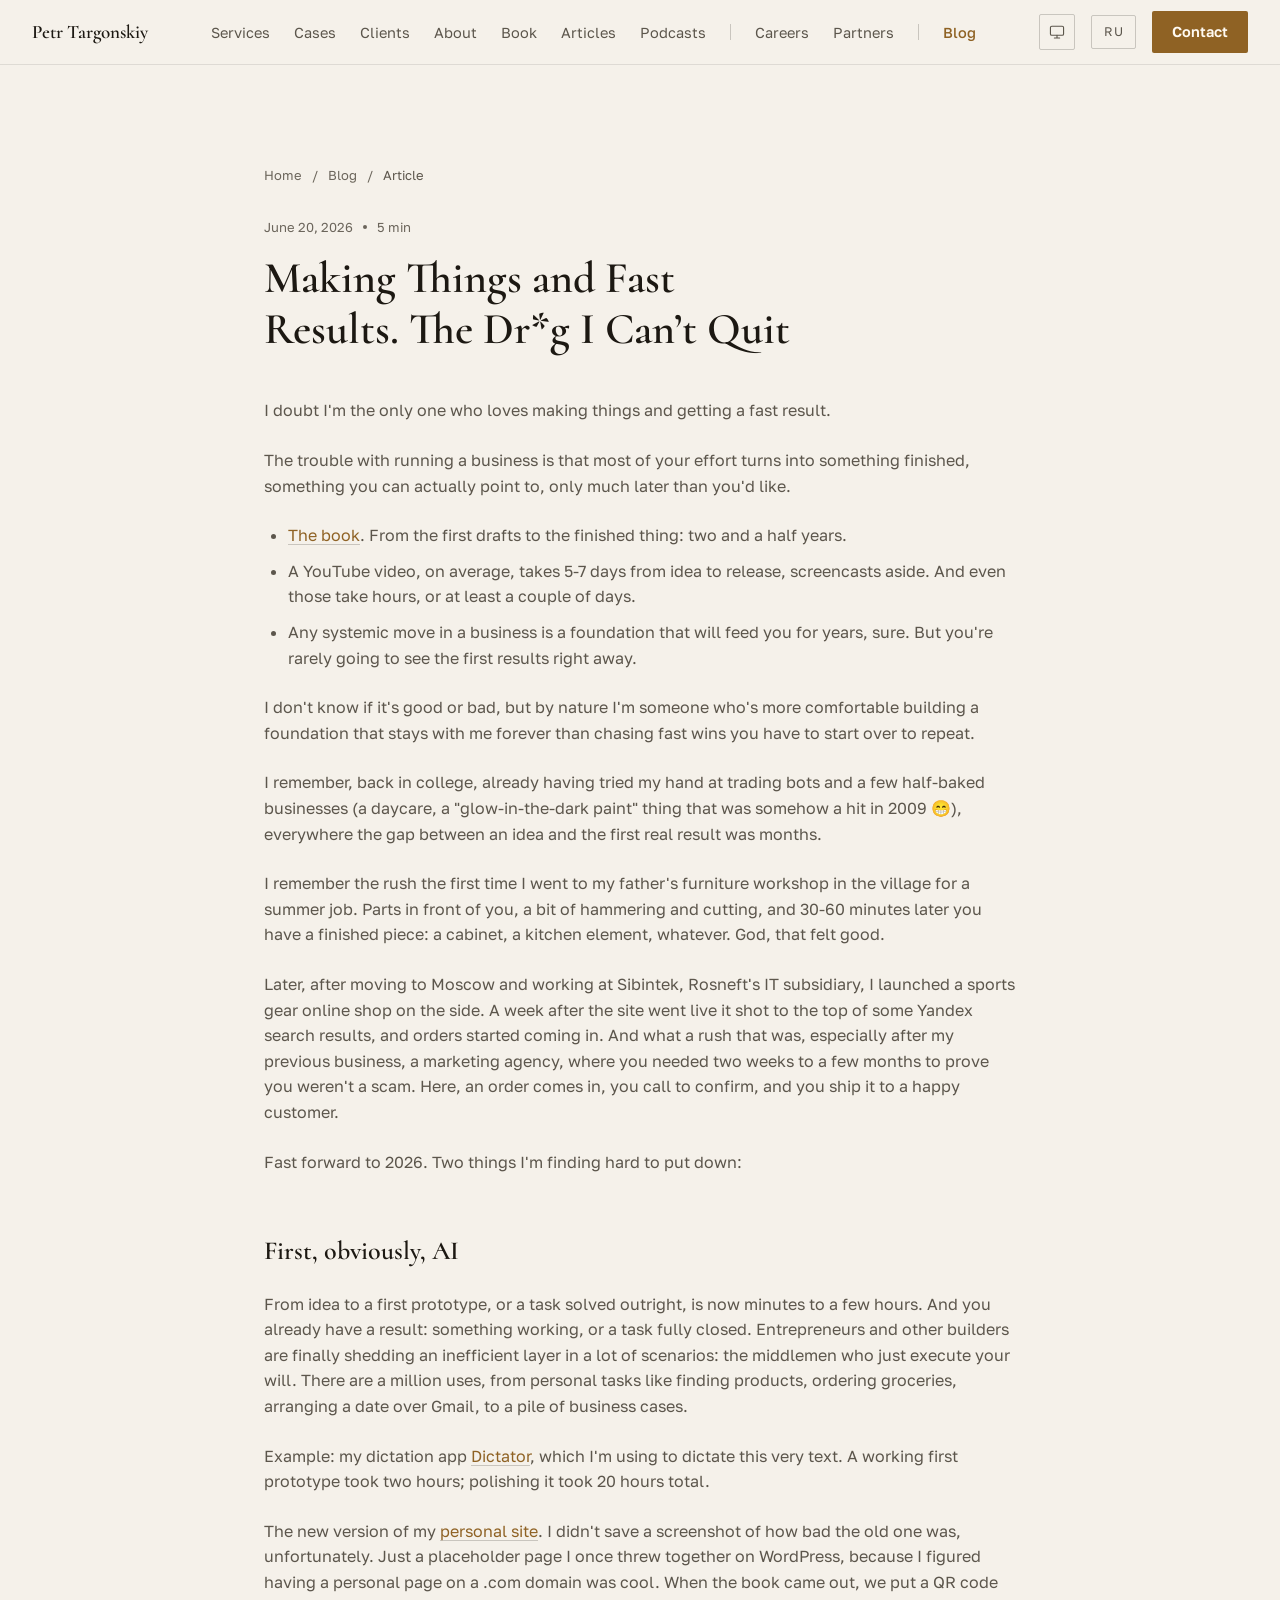
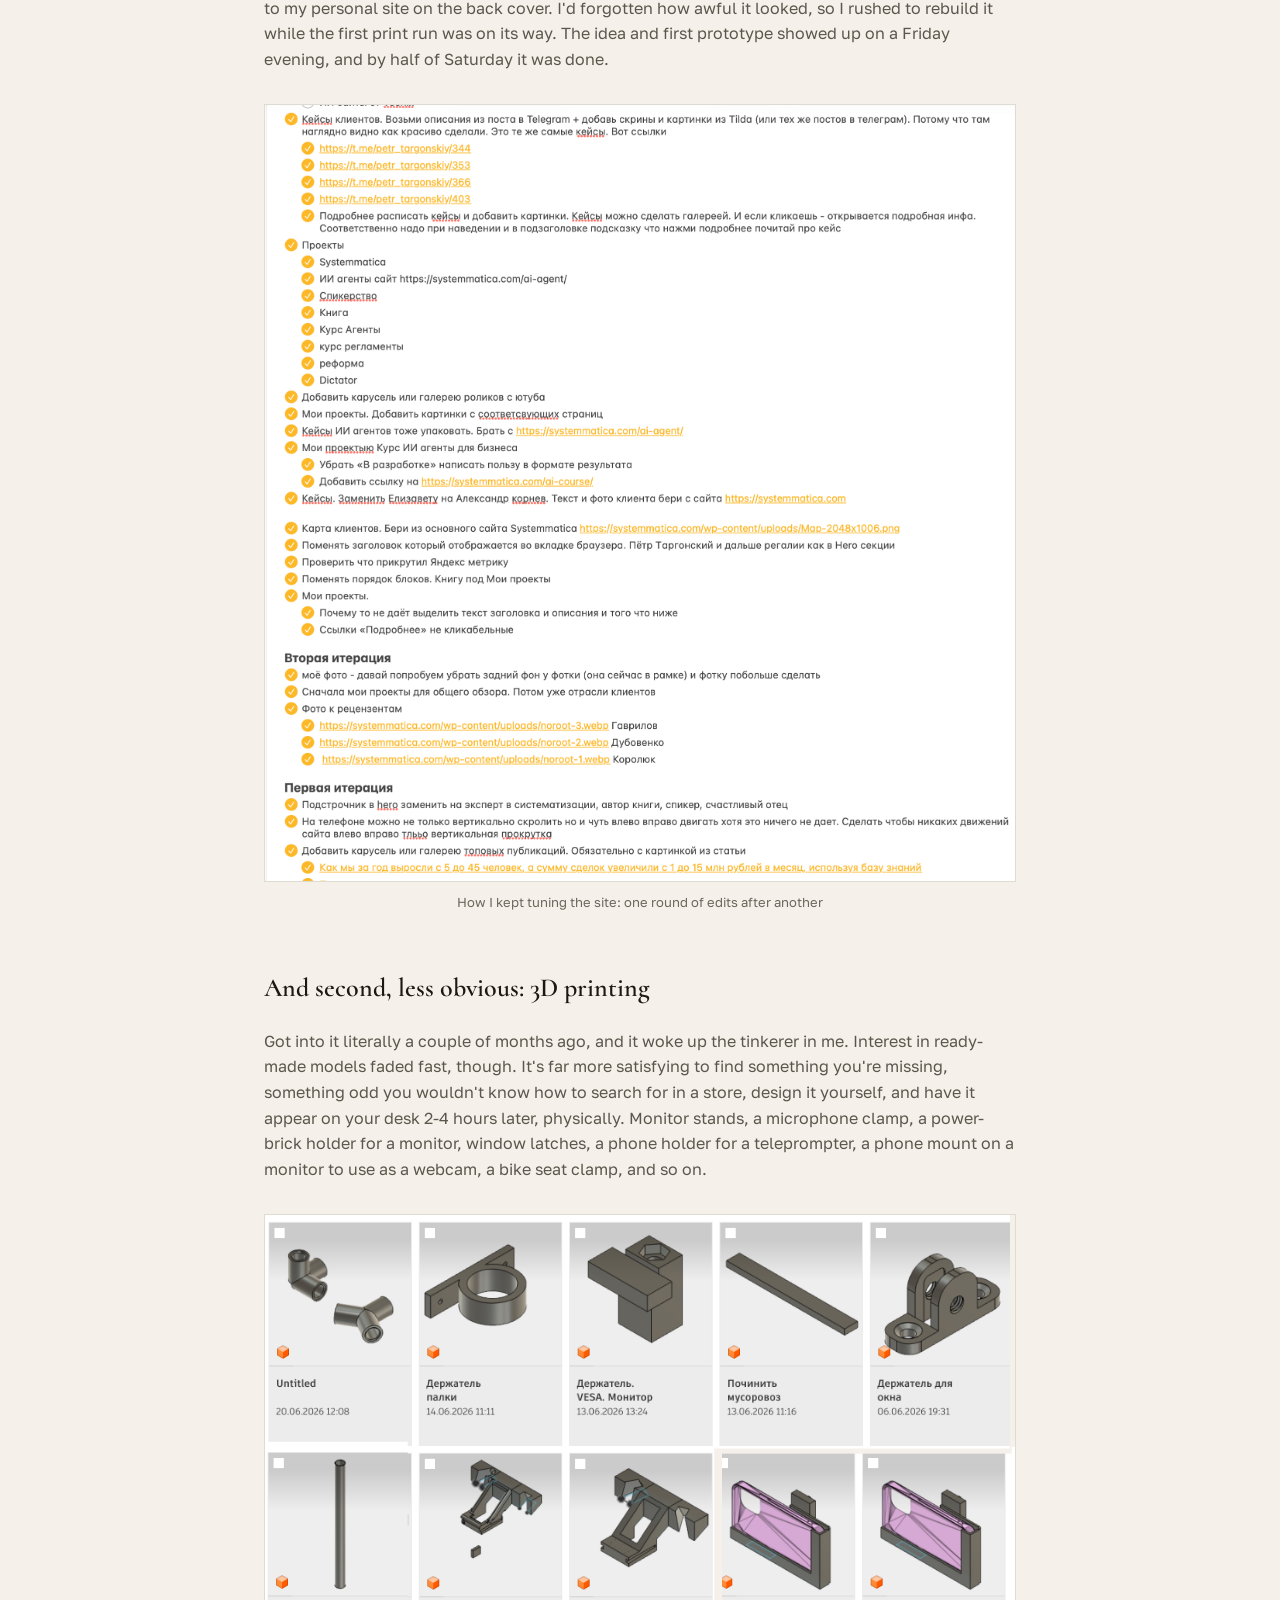
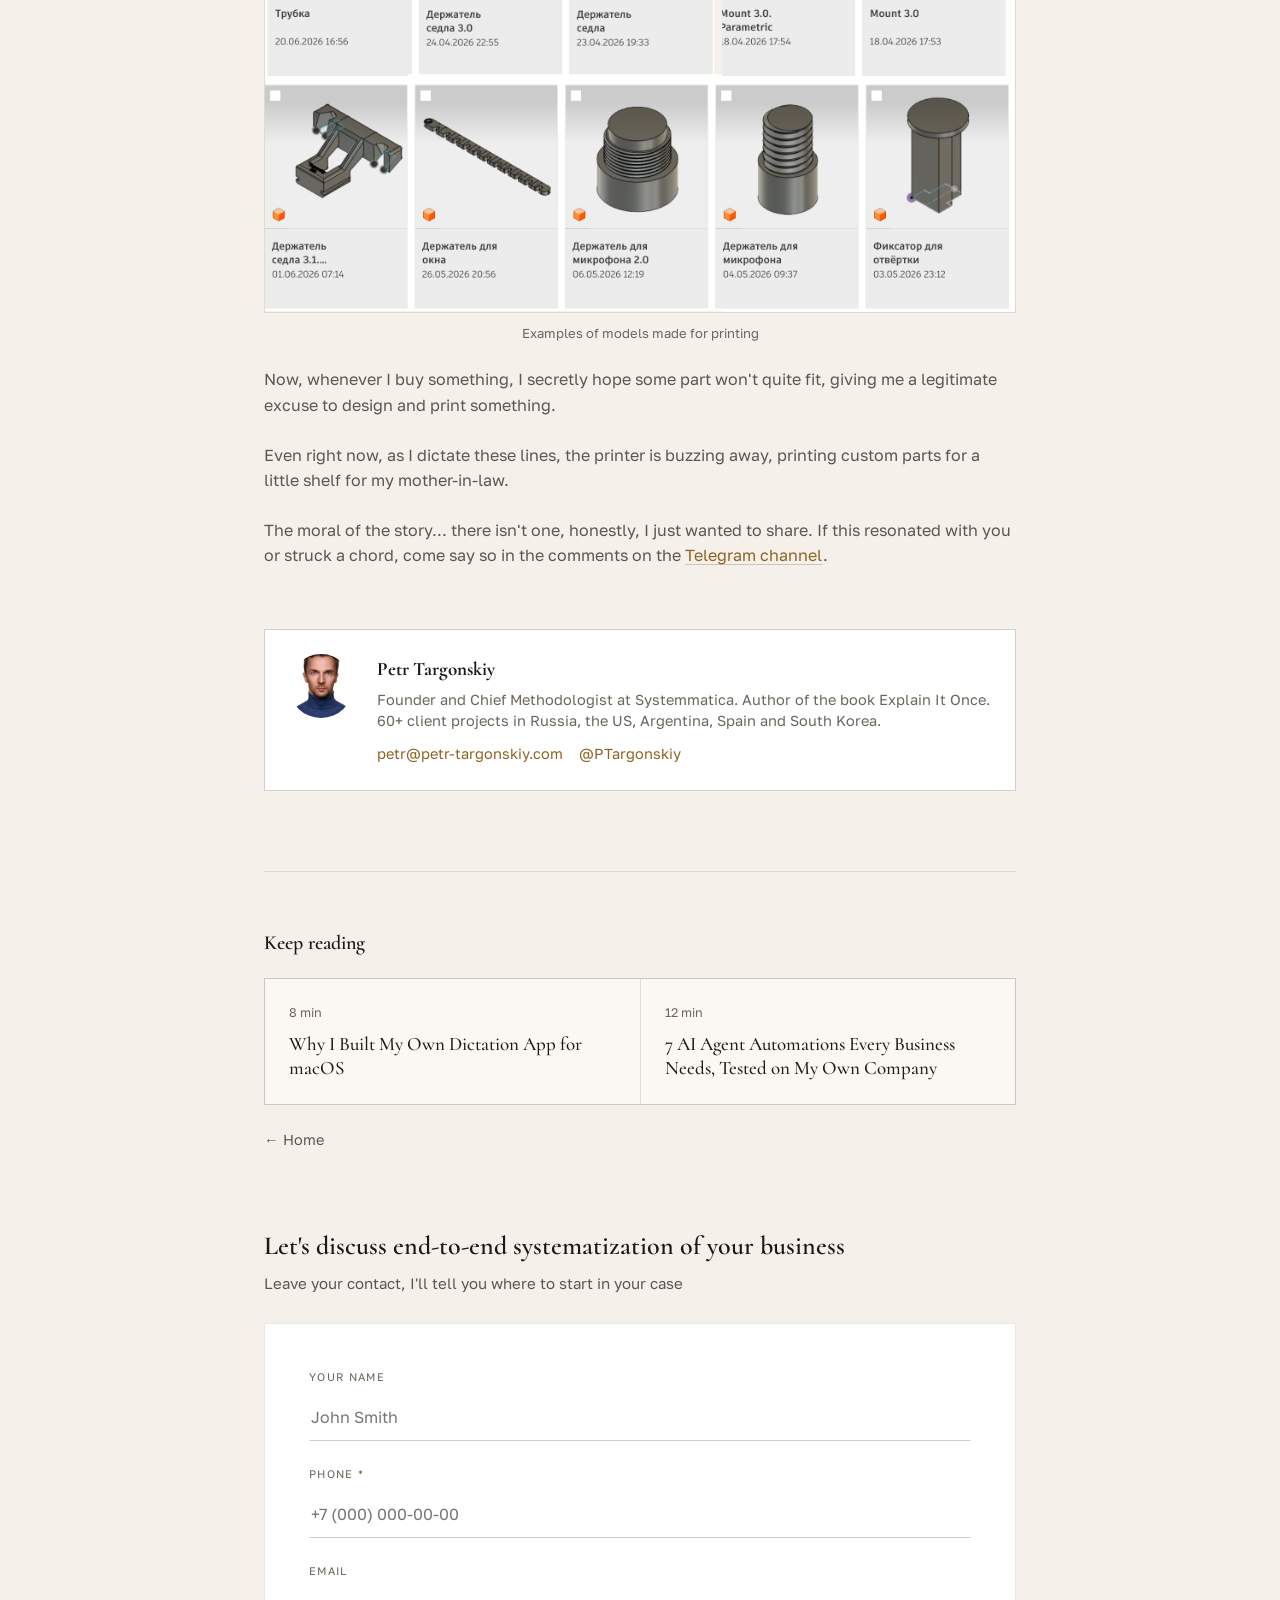
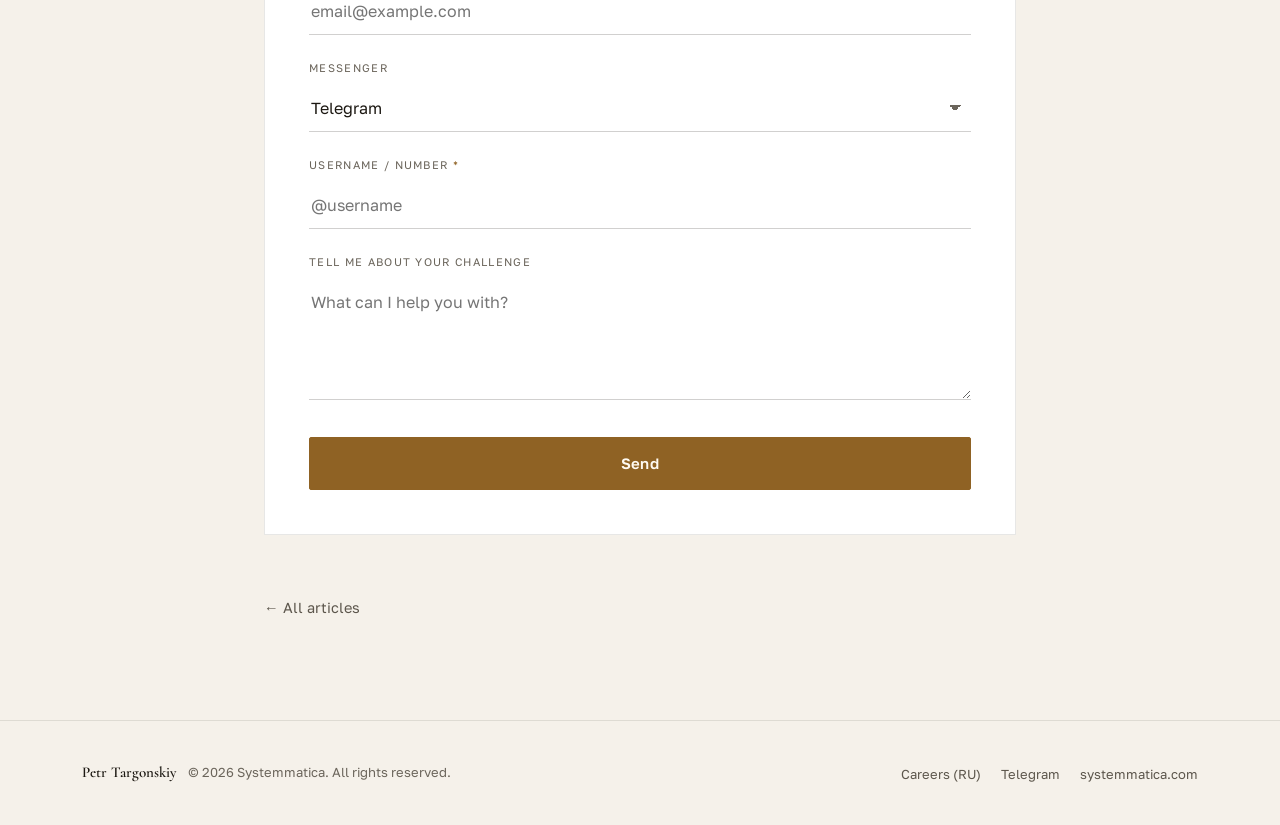
<file: en/blog/sozidanie-i-bystryy-rezultat/index.html>
<!DOCTYPE html>
<html lang="en">
<head>
<meta charset="UTF-8">
<meta name="viewport" content="width=device-width, initial-scale=1">
<script>(function(){var d=document.documentElement,c=null;try{c=localStorage.getItem("petr-theme");}catch(e){}if(c!=='light'&&c!=='dark'){c='system';}d.setAttribute('data-theme-choice',c);d.setAttribute('data-theme',c!=='system'?c:(window.matchMedia&&window.matchMedia('(prefers-color-scheme: light)').matches?'light':'dark'));})();</script>
<link rel="alternate" href="https://petr-targonskiy.com/ru/blog/sozidanie-i-bystryy-rezultat" hreflang="ru" />
<link rel="alternate" href="https://petr-targonskiy.com/en/blog/sozidanie-i-bystryy-rezultat" hreflang="en" />
<link rel="alternate" href="https://petr-targonskiy.com/ru/blog/sozidanie-i-bystryy-rezultat" hreflang="x-default" />
<script>
(function(m,e,t,r,i,k,a){
  m[i]=m[i]||function(){(m[i].a=m[i].a||[]).push(arguments)};
  m[i].l=1*new Date();
  for (var j = 0; j < document.scripts.length; j++) {if (document.scripts[j].src === r) { return; }}
  k=e.createElement(t),a=e.getElementsByTagName(t)[0],k.async=1,k.src=r,a.parentNode.insertBefore(k,a)
})(window, document, "script", "https://mc.yandex.ru/metrika/tag.js", "ym");

ym(55185025, "init", {
  clickmap: true,
  trackLinks: true,
  accurateTrackBounce: true,
  webvisor: true
});
</script>
    <link rel="icon" href="/wp-content/themes/petr-dark/media/favicon-32.png" type="image/png" sizes="32x32" />
<link rel="icon" href="/wp-content/themes/petr-dark/media/favicon-512.png" type="image/png" sizes="512x512" />
<link rel="apple-touch-icon" href="/wp-content/themes/petr-dark/media/apple-touch-icon.png" sizes="180x180" />

<!-- Search Engine Optimization by Rank Math - https://rankmath.com/ -->
<title>Making Things and Fast Results. The Dr*g I Can&#039;t Quit &mdash; Petr Targonskiy</title>
<meta name="description" content="In business, almost everything is a slow foundation with results down the road. My outlet is fast creation: an idea finished within a couple of hours."/>
<meta name="robots" content="index, follow, max-snippet:-1, max-video-preview:-1, max-image-preview:large"/>
<link rel="canonical" href="https://petr-targonskiy.com/en/blog/sozidanie-i-bystryy-rezultat" />
<meta property="og:locale" content="en_US" />
<meta property="og:type" content="article" />
<meta property="og:title" content="Making Things and Fast Results. The Dr*g I Can&#8217;t Quit" />
<meta property="og:description" content="In business, almost everything is a slow foundation with results down the road. My outlet is fast creation: an idea finished within a couple of hours." />
<meta property="og:url" content="https://petr-targonskiy.com/en/blog/sozidanie-i-bystryy-rezultat" />
<meta property="og:site_name" content="Petr Targonskiy" />
<meta property="article:section" content="Uncategorized" />
<meta property="og:updated_time" content="2026-11-04T07:27:13+00:00" />
<meta property="og:image" content="https://petr-targonskiy.com/wp-content/uploads/2026/08/sozidanie-cover-triptych.jpg" />
<meta property="og:image:width" content="1200" />
<meta property="og:image:height" content="655" />
<meta property="og:image:alt" content="Making Things and Fast Results. The Dr*g I Can&#8217;t Quit" />
<meta property="og:image:type" content="image/jpeg" />
<meta property="article:published_time" content="2026-06-20T09:00:00+00:00" />
<meta property="article:modified_time" content="2026-11-04T07:27:13+00:00" />
<meta name="twitter:card" content="summary_large_image" />
<meta name="twitter:title" content="Making Things and Fast Results. The Dr*g I Can&#039;t Quit &mdash; Petr Targonskiy" />
<meta name="twitter:description" content="In business, almost everything is a slow foundation with results down the road. My outlet is fast creation: an idea finished within a couple of hours." />
<meta name="twitter:image" content="https://petr-targonskiy.com/wp-content/uploads/2026/08/sozidanie-cover-triptych.jpg" />
<meta name="twitter:label1" content="Time to read" />
<meta name="twitter:data1" content="3 minutes" />
<script type="application/ld+json" class="rank-math-schema">{"@context":"https://schema.org","@graph":[{"@type":"Person","@id":"https://petr-targonskiy.com/#person","name":"Petr Targonskiy","url":"https://petr-targonskiy.com/en","jobTitle":"Founder of Systemmatica \u00b7 Operations Director at DataRu \u00b7 Book Author \u00b7 Speaker","image":"https://petr-targonskiy.com/wp-content/themes/petr-dark/media/portrait-presskit.webp","description":"Business systematization: AI agents, knowledge bases, CRM, dashboards. 12 years, 60+ projects.","worksFor":{"@type":"Organization","name":"Systemmatica","url":"https://systemmatica.com"},"knowsAbout":["Business Systematization","Knowledge Management","Business Process Management","CRM Systems","AI for Business"],"sameAs":["https://t.me/PTargonskiy","https://systemmatica.com","https://t.me/petr_targonskiy","https://www.youtube.com/@petrtargonskiy","https://vc.ru/u/1166553-petr-targonskiy"]},{"@type":"WebSite","@id":"https://petr-targonskiy.com/#website","url":"https://petr-targonskiy.com","name":"\u041f\u0451\u0442\u0440 \u0422\u0430\u0440\u0433\u043e\u043d\u0441\u043a\u0438\u0439","publisher":{"@id":"https://petr-targonskiy.com/#person"},"inLanguage":"en-US"},{"@type":"ImageObject","@id":"https://petr-targonskiy.com/wp-content/uploads/2026/08/sozidanie-cover-triptych.jpg","url":"https://petr-targonskiy.com/wp-content/uploads/2026/08/sozidanie-cover-triptych.jpg","width":"1200","height":"655","inLanguage":"en-US"},{"@type":"WebPage","@id":"https://petr-targonskiy.com/en/blog/sozidanie-i-bystryy-rezultat#webpage","url":"https://petr-targonskiy.com/en/blog/sozidanie-i-bystryy-rezultat","name":"Making Things and Fast Results. The Dr*g I Can't Quit \u2014 Petr Targonskiy","datePublished":"2026-06-20T09:00:00+00:00","dateModified":"2026-11-04T07:27:13+00:00","isPartOf":{"@id":"https://petr-targonskiy.com/#website"},"primaryImageOfPage":{"@id":"https://petr-targonskiy.com/wp-content/uploads/2026/08/sozidanie-cover-triptych.jpg"},"inLanguage":"en-US"},{"@type":"BlogPosting","headline":"Making Things and Fast Results. The Dr*g I Can't Quit \u2014 Petr Targonskiy","datePublished":"2026-06-20T09:00:00+00:00","dateModified":"2026-11-04T07:27:13+00:00","articleSection":"Uncategorized","author":{"@id":"https://petr-targonskiy.com/#person"},"publisher":{"@id":"https://petr-targonskiy.com/#person"},"description":"In business, almost everything is a slow foundation with results down the road. My outlet is fast creation: an idea finished within a couple of hours.","name":"Making Things and Fast Results. The Dr*g I Can't Quit \u2014 Petr Targonskiy","@id":"https://petr-targonskiy.com/en/blog/sozidanie-i-bystryy-rezultat#richSnippet","isPartOf":{"@id":"https://petr-targonskiy.com/en/blog/sozidanie-i-bystryy-rezultat#webpage"},"image":{"@id":"https://petr-targonskiy.com/wp-content/uploads/2026/08/sozidanie-cover-triptych.jpg"},"inLanguage":"en-US","mainEntityOfPage":{"@id":"https://petr-targonskiy.com/en/blog/sozidanie-i-bystryy-rezultat#webpage"}}]}</script>
<!-- /Rank Math WordPress SEO plugin -->

<link rel="alternate" type="application/rss+xml" title="Petr Targonskiy &raquo; Feed" href="https://petr-targonskiy.com/en/feed" />
<link rel="alternate" type="application/rss+xml" title="Petr Targonskiy &raquo; Comments Feed" href="https://petr-targonskiy.com/en/comments/feed" />
<link rel='stylesheet' id='wp-block-library-css' href='/wp-includes/css/dist/block-library/style.min.css?ver=6.6.2' media='all' />
<style id='classic-theme-styles-inline-css'>
/*! This file is auto-generated */
.wp-block-button__link{color:#fff;background-color:#32373c;border-radius:9999px;box-shadow:none;text-decoration:none;padding:calc(.667em + 2px) calc(1.333em + 2px);font-size:1.125em}.wp-block-file__button{background:#32373c;color:#fff;text-decoration:none}
</style>
<style id='global-styles-inline-css'>
:root{--wp--preset--aspect-ratio--square: 1;--wp--preset--aspect-ratio--4-3: 4/3;--wp--preset--aspect-ratio--3-4: 3/4;--wp--preset--aspect-ratio--3-2: 3/2;--wp--preset--aspect-ratio--2-3: 2/3;--wp--preset--aspect-ratio--16-9: 16/9;--wp--preset--aspect-ratio--9-16: 9/16;--wp--preset--color--black: #000000;--wp--preset--color--cyan-bluish-gray: #abb8c3;--wp--preset--color--white: #ffffff;--wp--preset--color--pale-pink: #f78da7;--wp--preset--color--vivid-red: #cf2e2e;--wp--preset--color--luminous-vivid-orange: #ff6900;--wp--preset--color--luminous-vivid-amber: #fcb900;--wp--preset--color--light-green-cyan: #7bdcb5;--wp--preset--color--vivid-green-cyan: #00d084;--wp--preset--color--pale-cyan-blue: #8ed1fc;--wp--preset--color--vivid-cyan-blue: #0693e3;--wp--preset--color--vivid-purple: #9b51e0;--wp--preset--gradient--vivid-cyan-blue-to-vivid-purple: linear-gradient(135deg,rgba(6,147,227,1) 0%,rgb(155,81,224) 100%);--wp--preset--gradient--light-green-cyan-to-vivid-green-cyan: linear-gradient(135deg,rgb(122,220,180) 0%,rgb(0,208,130) 100%);--wp--preset--gradient--luminous-vivid-amber-to-luminous-vivid-orange: linear-gradient(135deg,rgba(252,185,0,1) 0%,rgba(255,105,0,1) 100%);--wp--preset--gradient--luminous-vivid-orange-to-vivid-red: linear-gradient(135deg,rgba(255,105,0,1) 0%,rgb(207,46,46) 100%);--wp--preset--gradient--very-light-gray-to-cyan-bluish-gray: linear-gradient(135deg,rgb(238,238,238) 0%,rgb(169,184,195) 100%);--wp--preset--gradient--cool-to-warm-spectrum: linear-gradient(135deg,rgb(74,234,220) 0%,rgb(151,120,209) 20%,rgb(207,42,186) 40%,rgb(238,44,130) 60%,rgb(251,105,98) 80%,rgb(254,248,76) 100%);--wp--preset--gradient--blush-light-purple: linear-gradient(135deg,rgb(255,206,236) 0%,rgb(152,150,240) 100%);--wp--preset--gradient--blush-bordeaux: linear-gradient(135deg,rgb(254,205,165) 0%,rgb(254,45,45) 50%,rgb(107,0,62) 100%);--wp--preset--gradient--luminous-dusk: linear-gradient(135deg,rgb(255,203,112) 0%,rgb(199,81,192) 50%,rgb(65,88,208) 100%);--wp--preset--gradient--pale-ocean: linear-gradient(135deg,rgb(255,245,203) 0%,rgb(182,227,212) 50%,rgb(51,167,181) 100%);--wp--preset--gradient--electric-grass: linear-gradient(135deg,rgb(202,248,128) 0%,rgb(113,206,126) 100%);--wp--preset--gradient--midnight: linear-gradient(135deg,rgb(2,3,129) 0%,rgb(40,116,252) 100%);--wp--preset--font-size--small: 13px;--wp--preset--font-size--medium: 20px;--wp--preset--font-size--large: 36px;--wp--preset--font-size--x-large: 42px;--wp--preset--spacing--20: 0.44rem;--wp--preset--spacing--30: 0.67rem;--wp--preset--spacing--40: 1rem;--wp--preset--spacing--50: 1.5rem;--wp--preset--spacing--60: 2.25rem;--wp--preset--spacing--70: 3.38rem;--wp--preset--spacing--80: 5.06rem;--wp--preset--shadow--natural: 6px 6px 9px rgba(0, 0, 0, 0.2);--wp--preset--shadow--deep: 12px 12px 50px rgba(0, 0, 0, 0.4);--wp--preset--shadow--sharp: 6px 6px 0px rgba(0, 0, 0, 0.2);--wp--preset--shadow--outlined: 6px 6px 0px -3px rgba(255, 255, 255, 1), 6px 6px rgba(0, 0, 0, 1);--wp--preset--shadow--crisp: 6px 6px 0px rgba(0, 0, 0, 1);}:where(.is-layout-flex){gap: 0.5em;}:where(.is-layout-grid){gap: 0.5em;}body .is-layout-flex{display: flex;}.is-layout-flex{flex-wrap: wrap;align-items: center;}.is-layout-flex > :is(*, div){margin: 0;}body .is-layout-grid{display: grid;}.is-layout-grid > :is(*, div){margin: 0;}:where(.wp-block-columns.is-layout-flex){gap: 2em;}:where(.wp-block-columns.is-layout-grid){gap: 2em;}:where(.wp-block-post-template.is-layout-flex){gap: 1.25em;}:where(.wp-block-post-template.is-layout-grid){gap: 1.25em;}.has-black-color{color: var(--wp--preset--color--black) !important;}.has-cyan-bluish-gray-color{color: var(--wp--preset--color--cyan-bluish-gray) !important;}.has-white-color{color: var(--wp--preset--color--white) !important;}.has-pale-pink-color{color: var(--wp--preset--color--pale-pink) !important;}.has-vivid-red-color{color: var(--wp--preset--color--vivid-red) !important;}.has-luminous-vivid-orange-color{color: var(--wp--preset--color--luminous-vivid-orange) !important;}.has-luminous-vivid-amber-color{color: var(--wp--preset--color--luminous-vivid-amber) !important;}.has-light-green-cyan-color{color: var(--wp--preset--color--light-green-cyan) !important;}.has-vivid-green-cyan-color{color: var(--wp--preset--color--vivid-green-cyan) !important;}.has-pale-cyan-blue-color{color: var(--wp--preset--color--pale-cyan-blue) !important;}.has-vivid-cyan-blue-color{color: var(--wp--preset--color--vivid-cyan-blue) !important;}.has-vivid-purple-color{color: var(--wp--preset--color--vivid-purple) !important;}.has-black-background-color{background-color: var(--wp--preset--color--black) !important;}.has-cyan-bluish-gray-background-color{background-color: var(--wp--preset--color--cyan-bluish-gray) !important;}.has-white-background-color{background-color: var(--wp--preset--color--white) !important;}.has-pale-pink-background-color{background-color: var(--wp--preset--color--pale-pink) !important;}.has-vivid-red-background-color{background-color: var(--wp--preset--color--vivid-red) !important;}.has-luminous-vivid-orange-background-color{background-color: var(--wp--preset--color--luminous-vivid-orange) !important;}.has-luminous-vivid-amber-background-color{background-color: var(--wp--preset--color--luminous-vivid-amber) !important;}.has-light-green-cyan-background-color{background-color: var(--wp--preset--color--light-green-cyan) !important;}.has-vivid-green-cyan-background-color{background-color: var(--wp--preset--color--vivid-green-cyan) !important;}.has-pale-cyan-blue-background-color{background-color: var(--wp--preset--color--pale-cyan-blue) !important;}.has-vivid-cyan-blue-background-color{background-color: var(--wp--preset--color--vivid-cyan-blue) !important;}.has-vivid-purple-background-color{background-color: var(--wp--preset--color--vivid-purple) !important;}.has-black-border-color{border-color: var(--wp--preset--color--black) !important;}.has-cyan-bluish-gray-border-color{border-color: var(--wp--preset--color--cyan-bluish-gray) !important;}.has-white-border-color{border-color: var(--wp--preset--color--white) !important;}.has-pale-pink-border-color{border-color: var(--wp--preset--color--pale-pink) !important;}.has-vivid-red-border-color{border-color: var(--wp--preset--color--vivid-red) !important;}.has-luminous-vivid-orange-border-color{border-color: var(--wp--preset--color--luminous-vivid-orange) !important;}.has-luminous-vivid-amber-border-color{border-color: var(--wp--preset--color--luminous-vivid-amber) !important;}.has-light-green-cyan-border-color{border-color: var(--wp--preset--color--light-green-cyan) !important;}.has-vivid-green-cyan-border-color{border-color: var(--wp--preset--color--vivid-green-cyan) !important;}.has-pale-cyan-blue-border-color{border-color: var(--wp--preset--color--pale-cyan-blue) !important;}.has-vivid-cyan-blue-border-color{border-color: var(--wp--preset--color--vivid-cyan-blue) !important;}.has-vivid-purple-border-color{border-color: var(--wp--preset--color--vivid-purple) !important;}.has-vivid-cyan-blue-to-vivid-purple-gradient-background{background: var(--wp--preset--gradient--vivid-cyan-blue-to-vivid-purple) !important;}.has-light-green-cyan-to-vivid-green-cyan-gradient-background{background: var(--wp--preset--gradient--light-green-cyan-to-vivid-green-cyan) !important;}.has-luminous-vivid-amber-to-luminous-vivid-orange-gradient-background{background: var(--wp--preset--gradient--luminous-vivid-amber-to-luminous-vivid-orange) !important;}.has-luminous-vivid-orange-to-vivid-red-gradient-background{background: var(--wp--preset--gradient--luminous-vivid-orange-to-vivid-red) !important;}.has-very-light-gray-to-cyan-bluish-gray-gradient-background{background: var(--wp--preset--gradient--very-light-gray-to-cyan-bluish-gray) !important;}.has-cool-to-warm-spectrum-gradient-background{background: var(--wp--preset--gradient--cool-to-warm-spectrum) !important;}.has-blush-light-purple-gradient-background{background: var(--wp--preset--gradient--blush-light-purple) !important;}.has-blush-bordeaux-gradient-background{background: var(--wp--preset--gradient--blush-bordeaux) !important;}.has-luminous-dusk-gradient-background{background: var(--wp--preset--gradient--luminous-dusk) !important;}.has-pale-ocean-gradient-background{background: var(--wp--preset--gradient--pale-ocean) !important;}.has-electric-grass-gradient-background{background: var(--wp--preset--gradient--electric-grass) !important;}.has-midnight-gradient-background{background: var(--wp--preset--gradient--midnight) !important;}.has-small-font-size{font-size: var(--wp--preset--font-size--small) !important;}.has-medium-font-size{font-size: var(--wp--preset--font-size--medium) !important;}.has-large-font-size{font-size: var(--wp--preset--font-size--large) !important;}.has-x-large-font-size{font-size: var(--wp--preset--font-size--x-large) !important;}
:where(.wp-block-post-template.is-layout-flex){gap: 1.25em;}:where(.wp-block-post-template.is-layout-grid){gap: 1.25em;}
:where(.wp-block-columns.is-layout-flex){gap: 2em;}:where(.wp-block-columns.is-layout-grid){gap: 2em;}
:root :where(.wp-block-pullquote){font-size: 1.5em;line-height: 1.6;}
</style>
<link rel='stylesheet' id='petr-dark-tokens-css' href='/wp-content/themes/petr-dark/assets/css/tokens.css?ver=1793269576' media='all' />
<link rel='stylesheet' id='petr-dark-base-css' href='/wp-content/themes/petr-dark/assets/css/base.css?ver=1791030432' media='all' />
<link rel='stylesheet' id='petr-dark-article-css' href='/wp-content/themes/petr-dark/assets/css/blocks/article.css?ver=1791021180' media='all' />
<link rel='stylesheet' id='petr-dark-section-contact-css' href='/wp-content/themes/petr-dark/assets/css/sections/contact.css?ver=1790579859' media='all' />
<link rel="https://api.w.org/" href="/wp-json/" /><link rel="alternate" title="JSON" type="application/json" href="https://petr-targonskiy.com/wp-json/wp/v2/posts/34" />
<link rel='shortlink' href='/?p=34' />
<link rel="icon" href="/wp-content/themes/petr-dark/media/favicon-512.png" sizes="32x32" />
<link rel="icon" href="/wp-content/themes/petr-dark/media/favicon-512.png" sizes="192x192" />
<link rel="apple-touch-icon" href="/wp-content/themes/petr-dark/media/favicon-512.png" />
<meta name="msapplication-TileImage" content="/wp-content/themes/petr-dark/media/favicon-512.png" />
</head>
<body class="post-template-default single single-post postid-34 single-format-standard wp-embed-responsive">
<noscript><div><img src="https://mc.yandex.ru/watch/55185025" style="position:absolute; left:-9999px;" alt="" /></div></noscript>
    
<a class="skip-link screen-reader-text" href="#main">Skip to content</a>

<header class="site-header">
  <div class="site-header__inner container">
    <a class="site-header__logo" href="/en">
      Petr Targonskiy    </a>

    <input type="checkbox" id="site-nav-toggle" class="site-header__toggle-input">

    <nav class="site-header__nav" aria-label="Primary navigation">
      <ul class="site-header__menu">
                <li data-nav-drop="6">
          <a href="/en#services">Services</a>
        </li>
                <li>
          <a href="/en#dataru">Cases</a>
        </li>
                <li data-nav-drop="5">
          <a href="/en#industries">Clients</a>
        </li>
                <li data-nav-drop="4">
          <a href="/en#about">About</a>
        </li>
                <li data-nav-drop="3">
          <a href="/en#book">Book</a>
        </li>
                <li data-nav-drop="2">
          <a href="/en#publications">Articles</a>
        </li>
                <li data-nav-drop="1">
          <a href="/en#podcasts">Podcasts</a>
        </li>
                        <li class="site-header__menu-sep" aria-hidden="true"></li>
                <li>
          <a href="/ru/vacancies">Careers</a>
        </li>
                <li>
          <a href="/ru/partners">Partners</a>
        </li>
                        <li class="site-header__menu-sep" aria-hidden="true"></li>
        <li>
          <a href="/en/blog" class="site-header__link-accent">
            Blog          </a>
        </li>
      </ul>
    </nav>

    <div class="site-header__actions">
            <div class="theme-switch" data-theme-switch data-title="Theme"><button type="button" class="theme-switch__button" aria-haspopup="true" aria-expanded="false" aria-controls="theme-switch-menu" aria-label="Theme" title="Theme"><svg class="theme-switch__icon theme-switch__icon--system" viewBox="0 0 24 24" fill="none" stroke="currentColor" stroke-linecap="round" stroke-linejoin="round" aria-hidden="true" focusable="false"><rect x="3.25" y="4.25" width="17.5" height="12" rx="1.75"/><path d="M8.5 20h7M12 16.25V20"/></svg><svg class="theme-switch__icon theme-switch__icon--light" viewBox="0 0 24 24" fill="none" stroke="currentColor" stroke-linecap="round" stroke-linejoin="round" aria-hidden="true" focusable="false"><circle cx="12" cy="12" r="4"/><path d="M12 2.75v1.75M12 19.5v1.75M4.4 4.4l1.25 1.25M18.35 18.35l1.25 1.25M2.75 12H4.5M19.5 12h1.75M4.4 19.6l1.25-1.25M18.35 5.65l1.25-1.25"/></svg><svg class="theme-switch__icon theme-switch__icon--dark" viewBox="0 0 24 24" fill="none" stroke="currentColor" stroke-linecap="round" stroke-linejoin="round" aria-hidden="true" focusable="false"><path d="M20.25 14.1A8.25 8.25 0 1 1 9.9 3.75a6.5 6.5 0 0 0 10.35 10.35z"/></svg></button><ul class="theme-switch__menu" id="theme-switch-menu" role="menu" aria-label="Theme" hidden><li role="none"><button type="button" role="menuitemradio" class="theme-switch__option" data-theme-option="system" aria-checked="false"><svg class="theme-switch__option-icon" viewBox="0 0 24 24" fill="none" stroke="currentColor" stroke-linecap="round" stroke-linejoin="round" aria-hidden="true" focusable="false"><rect x="3.25" y="4.25" width="17.5" height="12" rx="1.75"/><path d="M8.5 20h7M12 16.25V20"/></svg><span>System</span><svg class="theme-switch__check" viewBox="0 0 24 24" fill="none" stroke="currentColor" stroke-linecap="round" stroke-linejoin="round" aria-hidden="true" focusable="false"><path d="M5 12.5l4.25 4.25L19 7"/></svg></button></li><li role="none"><button type="button" role="menuitemradio" class="theme-switch__option" data-theme-option="light" aria-checked="false"><svg class="theme-switch__option-icon" viewBox="0 0 24 24" fill="none" stroke="currentColor" stroke-linecap="round" stroke-linejoin="round" aria-hidden="true" focusable="false"><circle cx="12" cy="12" r="4"/><path d="M12 2.75v1.75M12 19.5v1.75M4.4 4.4l1.25 1.25M18.35 18.35l1.25 1.25M2.75 12H4.5M19.5 12h1.75M4.4 19.6l1.25-1.25M18.35 5.65l1.25-1.25"/></svg><span>Light</span><svg class="theme-switch__check" viewBox="0 0 24 24" fill="none" stroke="currentColor" stroke-linecap="round" stroke-linejoin="round" aria-hidden="true" focusable="false"><path d="M5 12.5l4.25 4.25L19 7"/></svg></button></li><li role="none"><button type="button" role="menuitemradio" class="theme-switch__option" data-theme-option="dark" aria-checked="false"><svg class="theme-switch__option-icon" viewBox="0 0 24 24" fill="none" stroke="currentColor" stroke-linecap="round" stroke-linejoin="round" aria-hidden="true" focusable="false"><path d="M20.25 14.1A8.25 8.25 0 1 1 9.9 3.75a6.5 6.5 0 0 0 10.35 10.35z"/></svg><span>Dark</span><svg class="theme-switch__check" viewBox="0 0 24 24" fill="none" stroke="currentColor" stroke-linecap="round" stroke-linejoin="round" aria-hidden="true" focusable="false"><path d="M5 12.5l4.25 4.25L19 7"/></svg></button></li></ul></div>      <a class="site-header__lang" href="/ru/blog/sozidanie-i-bystryy-rezultat" hreflang="ru">
        RU      </a>
      <a class="site-header__cta" href="/en#contact">
        Contact      </a>
      <label for="site-nav-toggle" class="site-header__burger" aria-label="Menu">
        <span></span><span></span><span></span>
      </label>
    </div>
  </div>
</header>
<script>(function(){var d=document.documentElement,h=document.querySelector('.site-header__inner');if(!h){return;}var t=document.getElementById('site-nav-toggle'),drop=[].slice.call(h.querySelectorAll('[data-nav-drop]')).sort(function(a,b){return a.getAttribute('data-nav-drop')-b.getAttribute('data-nav-drop');});function over(){return h.scrollWidth>h.clientWidth+1;}window.petrNavFit=function(){if(t&&t.checked){return;}d.classList.remove('nav-compact','nav-partial');drop.forEach(function(li){li.classList.remove('is-nav-dropped');});if(!over()){return;}d.classList.add('nav-partial');for(var i=0;i<drop.length;i++){drop[i].classList.add('is-nav-dropped');if(!over()){return;}}d.classList.remove('nav-partial');drop.forEach(function(li){li.classList.remove('is-nav-dropped');});d.classList.add('nav-compact');};window.petrNavFit();})();</script>
    <main id="main">
      <article class="container section-pad article">

        <nav class="article__breadcrumb" aria-label="Breadcrumb">
          <a href="/en">Home</a>
          <span aria-hidden="true">/</span>
          <a href="/en/blog">Blog</a>
          <span aria-hidden="true">/</span>
          <span aria-current="page">Article</span>
        </nav>

        <header class="article__header">
          <div class="article__meta">
            <time datetime="2026-06-20T09:00:00+00:00">June 20, 2026</time>
                          <span class="article__meta-sep" aria-hidden="true"></span>
              <span>5 min</span>
                      </div>
          <h1 class="article__title">Making Things and Fast Results. The Dr*g I Can&#8217;t Quit</h1>
                  </header>

        
        
        <div class="article__body">
          
<p>I doubt I'm the only one who loves making things and getting a fast result.</p>

<p>The trouble with running a business is that most of your effort turns into something finished, something you can actually point to, only much later than you'd like.</p>

<ul>
  <li><a href="https://systemmatica.com/book" target="_blank" rel="noopener">The book</a>. From the first drafts to the finished thing: two and a half years.</li>
  <li>A YouTube video, on average, takes 5-7 days from idea to release, screencasts aside. And even those take hours, or at least a couple of days.</li>
  <li>Any systemic move in a business is a foundation that will feed you for years, sure. But you're rarely going to see the first results right away.</li>
</ul>

<p>I don't know if it's good or bad, but by nature I'm someone who's more comfortable building a foundation that stays with me forever than chasing fast wins you have to start over to repeat.</p>

<p>I remember, back in college, already having tried my hand at trading bots and a few half-baked businesses (a daycare, a "glow-in-the-dark paint" thing that was somehow a hit in 2009 😁), everywhere the gap between an idea and the first real result was months.</p>

<p>I remember the rush the first time I went to my father's furniture workshop in the village for a summer job. Parts in front of you, a bit of hammering and cutting, and 30-60 minutes later you have a finished piece: a cabinet, a kitchen element, whatever. God, that felt good.</p>

<p>Later, after moving to Moscow and working at Sibintek, Rosneft's IT subsidiary, I launched a sports gear online shop on the side. A week after the site went live it shot to the top of some Yandex search results, and orders started coming in. And what a rush that was, especially after my previous business, a marketing agency, where you needed two weeks to a few months to prove you weren't a scam. Here, an order comes in, you call to confirm, and you ship it to a happy customer.</p>

<p>Fast forward to 2026. Two things I'm finding hard to put down:</p>

<h2 id="neyronki">First, obviously, AI</h2>

<p>From idea to a first prototype, or a task solved outright, is now minutes to a few hours. And you already have a result: something working, or a task fully closed. Entrepreneurs and other builders are finally shedding an inefficient layer in a lot of scenarios: the middlemen who just execute your will. There are a million uses, from personal tasks like finding products, ordering groceries, arranging a date over Gmail, to a pile of business cases.</p>

<p>Example: my dictation app <a href="https://systemmatica.com/apps/dictator/" target="_blank" rel="noopener">Dictator</a>, which I'm using to dictate this very text. A working first prototype took two hours; polishing it took 20 hours total.</p>

<p>The new version of my <a href="https://petr-targonskiy.com/" target="_blank" rel="noopener">personal site</a>. I didn't save a screenshot of how bad the old one was, unfortunately. Just a placeholder page I once threw together on WordPress, because I figured having a personal page on a .com domain was cool. When the book came out, we put a QR code to my personal site on the back cover. I'd forgotten how awful it looked, so I rushed to rebuild it while the first print run was on its way. The idea and first prototype showed up on a Friday evening, and by half of Saturday it was done.</p>

<figure>
  <img decoding="async" src="/wp-content/themes/petr-dark/media/blog/sozidanie-sajt-iteracii.png" alt="List of edits and iterations while polishing the personal website" loading="lazy" />
  <figcaption>How I kept tuning the site: one round of edits after another</figcaption>
</figure>

<h2 id="3d-pechat">And second, less obvious: 3D printing</h2>

<p>Got into it literally a couple of months ago, and it woke up the tinkerer in me. Interest in ready-made models faded fast, though. It's far more satisfying to find something you're missing, something odd you wouldn't know how to search for in a store, design it yourself, and have it appear on your desk 2-4 hours later, physically. Monitor stands, a microphone clamp, a power-brick holder for a monitor, window latches, a phone holder for a teleprompter, a phone mount on a monitor to use as a webcam, a bike seat clamp, and so on.</p>

<figure>
  <img decoding="async" src="/wp-content/themes/petr-dark/media/blog/sozidanie-3d-modeli.png" alt="Examples of models designed for 3D printing" loading="lazy" />
  <figcaption>Examples of models made for printing</figcaption>
</figure>

<p>Now, whenever I buy something, I secretly hope some part won't quite fit, giving me a legitimate excuse to design and print something.</p>

<p>Even right now, as I dictate these lines, the printer is buzzing away, printing custom parts for a little shelf for my mother-in-law.</p>

<p>The moral of the story... there isn't one, honestly, I just wanted to share. If this resonated with you or struck a chord, come say so in the comments on the <a href="https://t.me/petr_targonskiy" target="_blank" rel="noopener">Telegram channel</a>.</p>
        </div>

                  <aside class="article__author" aria-label="Petr Targonskiy">
                          <img
                class="article__author-photo"
                src="/wp-content/themes/petr-dark/media/photo.png" srcset="/wp-content/themes/petr-dark/media/photo-160w.webp 160w, /wp-content/themes/petr-dark/media/photo-400w.webp 400w, /wp-content/themes/petr-dark/media/photo.png 600w" sizes="96px"                alt="Petr Targonskiy"
                width="64"
                height="64"
                loading="lazy"
                decoding="async"
              >
                        <div class="article__author-info">
                              <p class="article__author-name">Petr Targonskiy</p>
                                            <p class="article__author-bio">Founder and Chief Methodologist at Systemmatica. Author of the book Explain It Once. 60+ client projects in Russia, the US, Argentina, Spain and South Korea.</p>
                                            <div class="article__author-links">
                                      <a href="mailto:petr@petr-targonskiy.com">petr@petr-targonskiy.com</a>
                                                        <a href="https://t.me/PTargonskiy" target="_blank" rel="noopener noreferrer">@PTargonskiy</a>
                                  </div>
                          </div>
          </aside>
        
                  <nav class="article__related" aria-label="Keep reading">
            <h2 class="article__related-title">Keep reading</h2>
            <div class="article__related-list">
                              <a class="article__related-card" href="/en/blog/dictator-diktovka-macos">
                  <span class="article__related-meta">8 min</span>
                  <span class="article__related-card-title">Why I Built My Own Dictation App for macOS</span>
                </a>
                              <a class="article__related-card" href="/en/blog/ai-agent-avtomatizacii-dlya-biznesa">
                  <span class="article__related-meta">12 min</span>
                  <span class="article__related-card-title">7 AI Agent Automations Every Business Needs, Tested on My Own Company</span>
                </a>
                          </div>
            <a class="article__back-home" href="/en">
              &larr; Home            </a>
          </nav>
        
                  <section class="article__contact" aria-labelledby="article-contact-title">
            <h2 id="article-contact-title" class="article__contact-title">Let&#039;s discuss end-to-end systematization of your business</h2>
            <p class="article__contact-subtitle">Leave your contact, I&#039;ll tell you where to start in your case</p>
                <form
      class="section-contact__form"
      method="post"
      novalidate
      data-petr-contact-form
      data-form-source="blog"
      data-metrica-goal="contact_form_submit"    >
      <p class="section-contact__form-status section-contact__form-status--success" data-role="form-success" role="status" hidden>
        Message sent! We&#039;ll respond within 24 hours.      </p>
      <p class="section-contact__form-status section-contact__form-status--error" data-role="form-error" role="alert" hidden>
        Failed to send. Please write directly on Telegram.      </p>

            <input type="hidden" name="article_title" value="Making Things and Fast Results. The Dr*g I Can&#8217;t Quit">
      
            <div class="section-contact__field">
        <label for="contact-blog-name">Your name</label>
        <input type="text" id="contact-blog-name" name="name" autocomplete="name" placeholder="John Smith">
      </div>

      <div class="section-contact__field">
        <label for="contact-blog-phone">Phone <span class="section-contact__required" aria-hidden="true">*</span></label>
        <input type="tel" id="contact-blog-phone" name="phone" autocomplete="tel" required placeholder="+7 (000) 000-00-00">
      </div>

              <div class="section-contact__field">
          <label for="contact-blog-email">Email</label>
          <input type="email" id="contact-blog-email" name="email" autocomplete="email" placeholder="email@example.com">
        </div>
      
              <div class="section-contact__field">
          <label for="contact-blog-messenger">Messenger</label>
          <select id="contact-blog-messenger" name="messenger">
                          <option value="Telegram"  selected='selected'>Telegram</option>
                          <option value="WhatsApp" >WhatsApp</option>
                          <option value="SMS" >SMS</option>
                      </select>
        </div>
      
              <div class="section-contact__field">
          <label for="contact-blog-messenger-id">Username / number <span class="section-contact__required" aria-hidden="true">*</span></label>
          <input type="text" id="contact-blog-messenger-id" name="messenger_id" autocomplete="off" required placeholder="@username">
        </div>
      
      <div class="section-contact__field">
        <label for="contact-blog-message">Tell me about your challenge</label>
        <textarea id="contact-blog-message" name="message" rows="4" placeholder="What can I help you with?"></textarea>
      </div>

      <!-- Поле-ловушка для ботов: реальным пользователям не видно и не
           доступно с клавиатуры, обработчик (задача 2.2) отбраковывает
           заявку, если оно заполнено. -->
      <div class="section-contact__honeypot" aria-hidden="true">
        <label for="contact-blog-website">Website</label>
        <input type="text" id="contact-blog-website" name="website" tabindex="-1" autocomplete="off">
      </div>

      <button type="submit" class="button button--accent section-contact__submit">
        Send      </button>
    </form>
              </section>
        
        <div class="article__footer-nav">
          <a href="/en/blog">&larr; All articles</a>
        </div>

      </article>
    </main>
    <footer class="site-footer">
  <div class="site-footer__inner container">
    <div class="site-footer__meta">
              <span class="site-footer__name">Petr Targonskiy</span>
            <p class="site-footer__copyright">© 2026 Systemmatica. All rights reserved.</p>
    </div>

        <ul class="site-footer__social">
            <li>
        <a href="/ru/vacancies">Careers (RU)</a>
      </li>
                  <li>
        <a href="https://t.me/PTargonskiy" rel="noopener" target="_blank">Telegram</a>
      </li>
            <li>
        <a href="https://systemmatica.com" rel="noopener" target="_blank">systemmatica.com</a>
      </li>
          </ul>
      </div>
</footer>

<script src="/wp-content/themes/petr-dark/assets/js/nav.js?ver=1791030455" id="petr-dark-nav-js"></script>
<script src="/wp-content/themes/petr-dark/assets/js/theme.js?ver=1789812476" id="petr-dark-theme-js"></script>
<script src="/wp-content/themes/petr-dark/assets/js/analytics.js?ver=1790599442" id="petr-dark-analytics-js"></script>
<script id="petr-dark-form-js-extra">
var petrDarkForm = {"ajaxUrl":"\/wp-admin\/admin-ajax.php","action":"petr_dark_submit_contact_form","nonce":"2180daf7f8","minFillMs":"2500","metricaId":"55185025","metricaGoal":"contact_form_submit"};
</script>
<script src="/wp-content/themes/petr-dark/assets/js/form.js?ver=1786957278" id="petr-dark-form-js"></script>
</body>
</html>
</file>
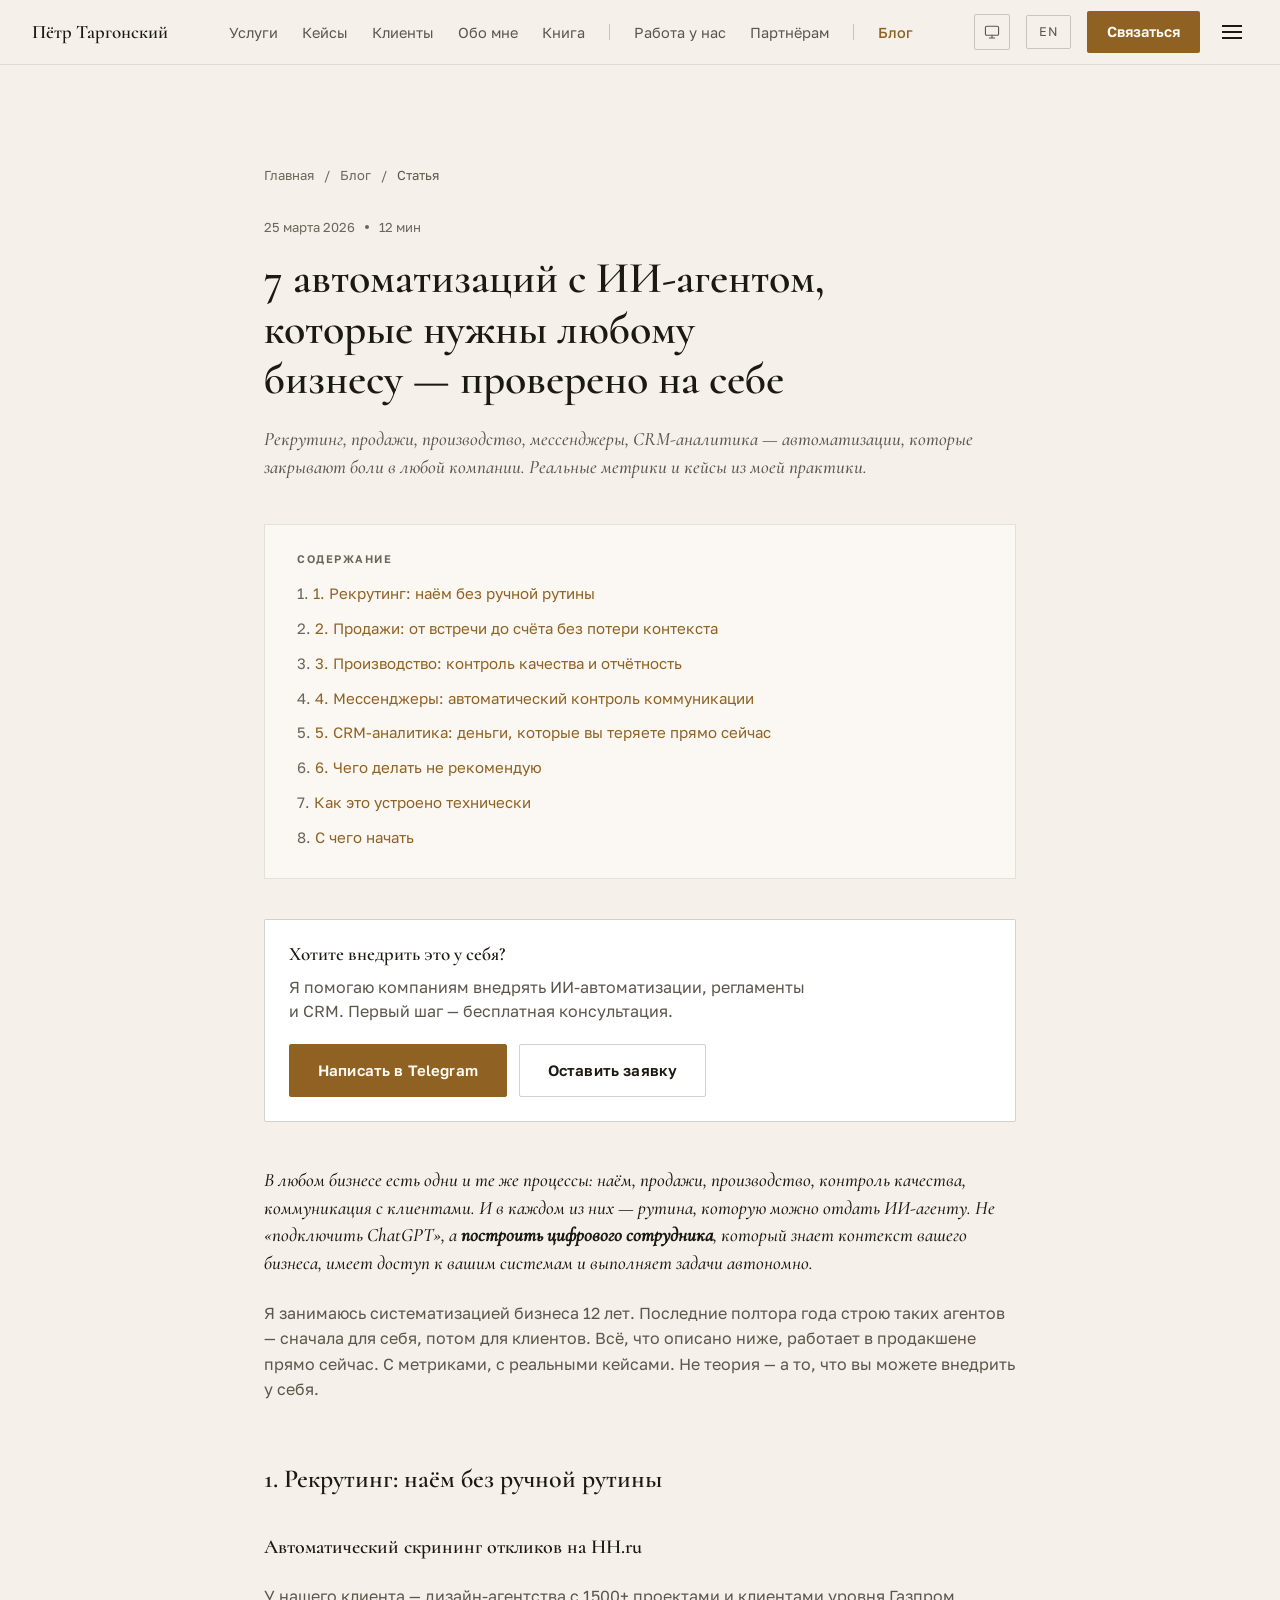
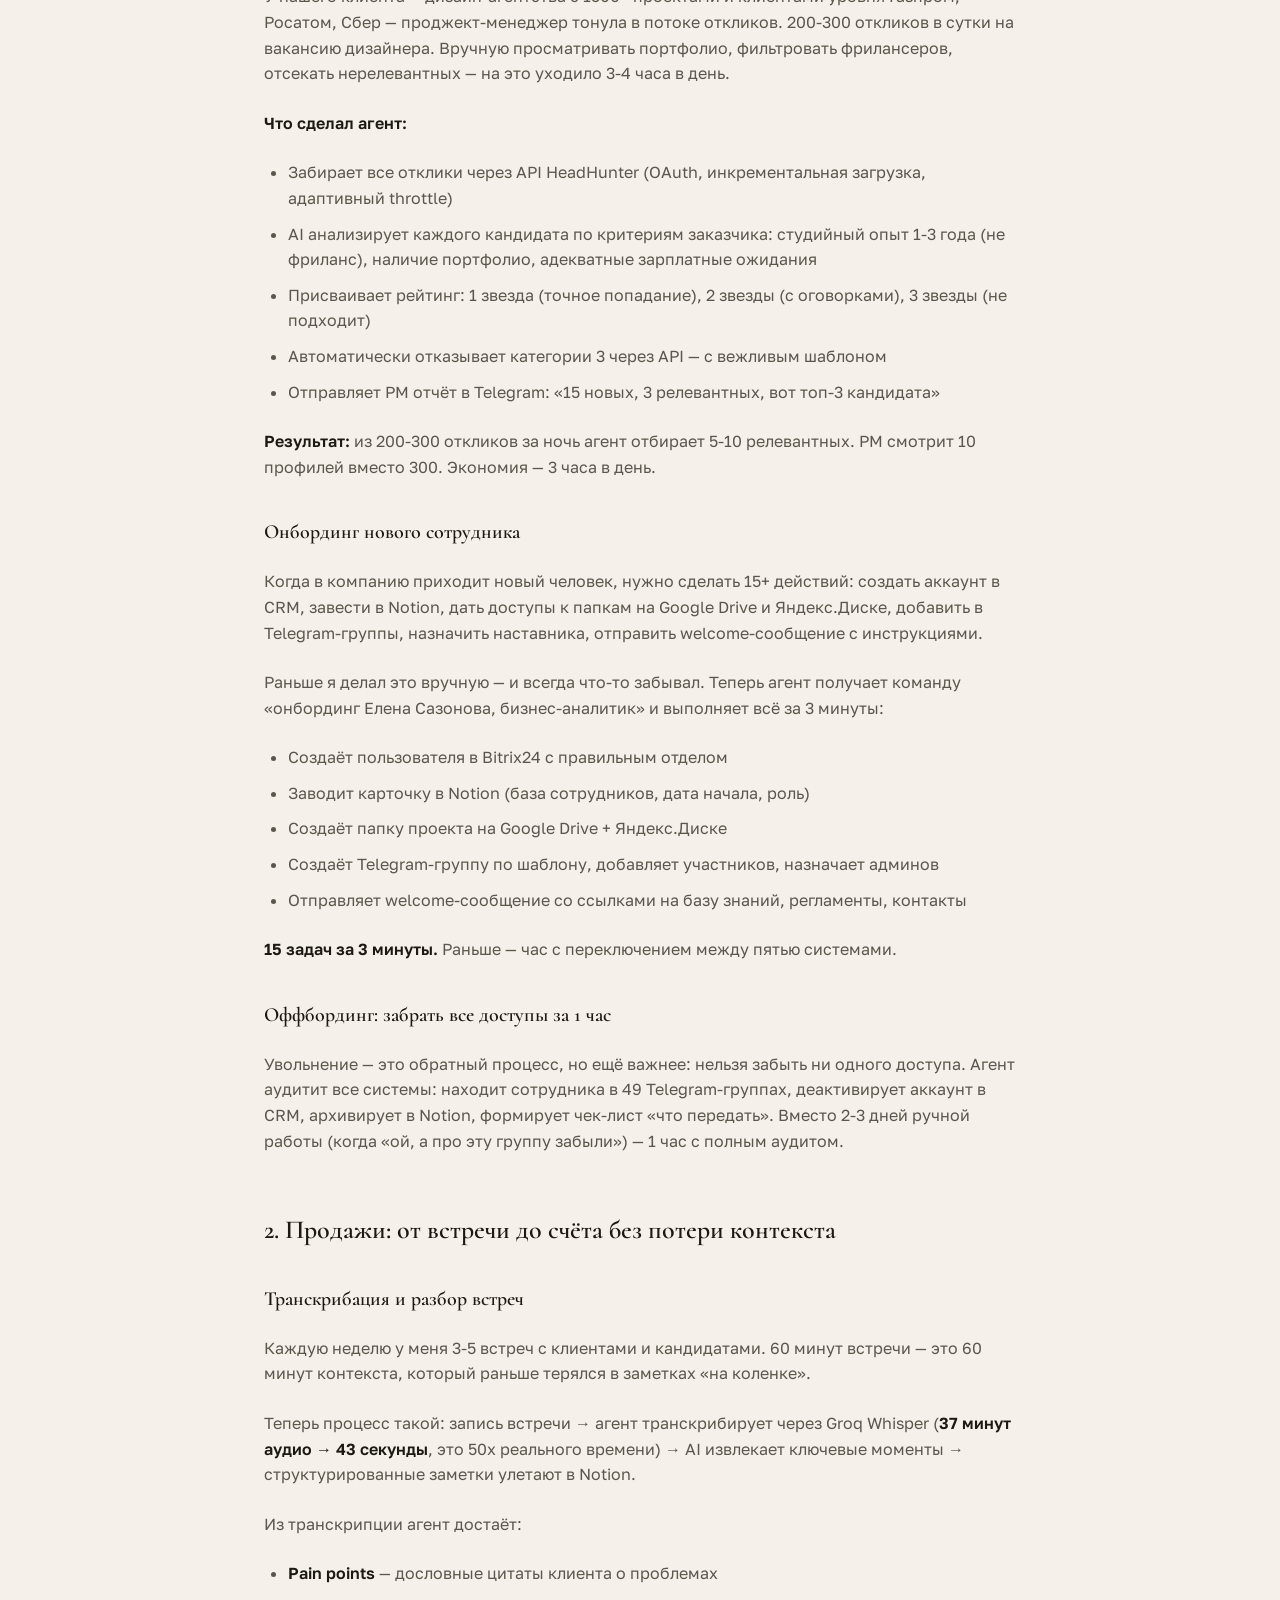
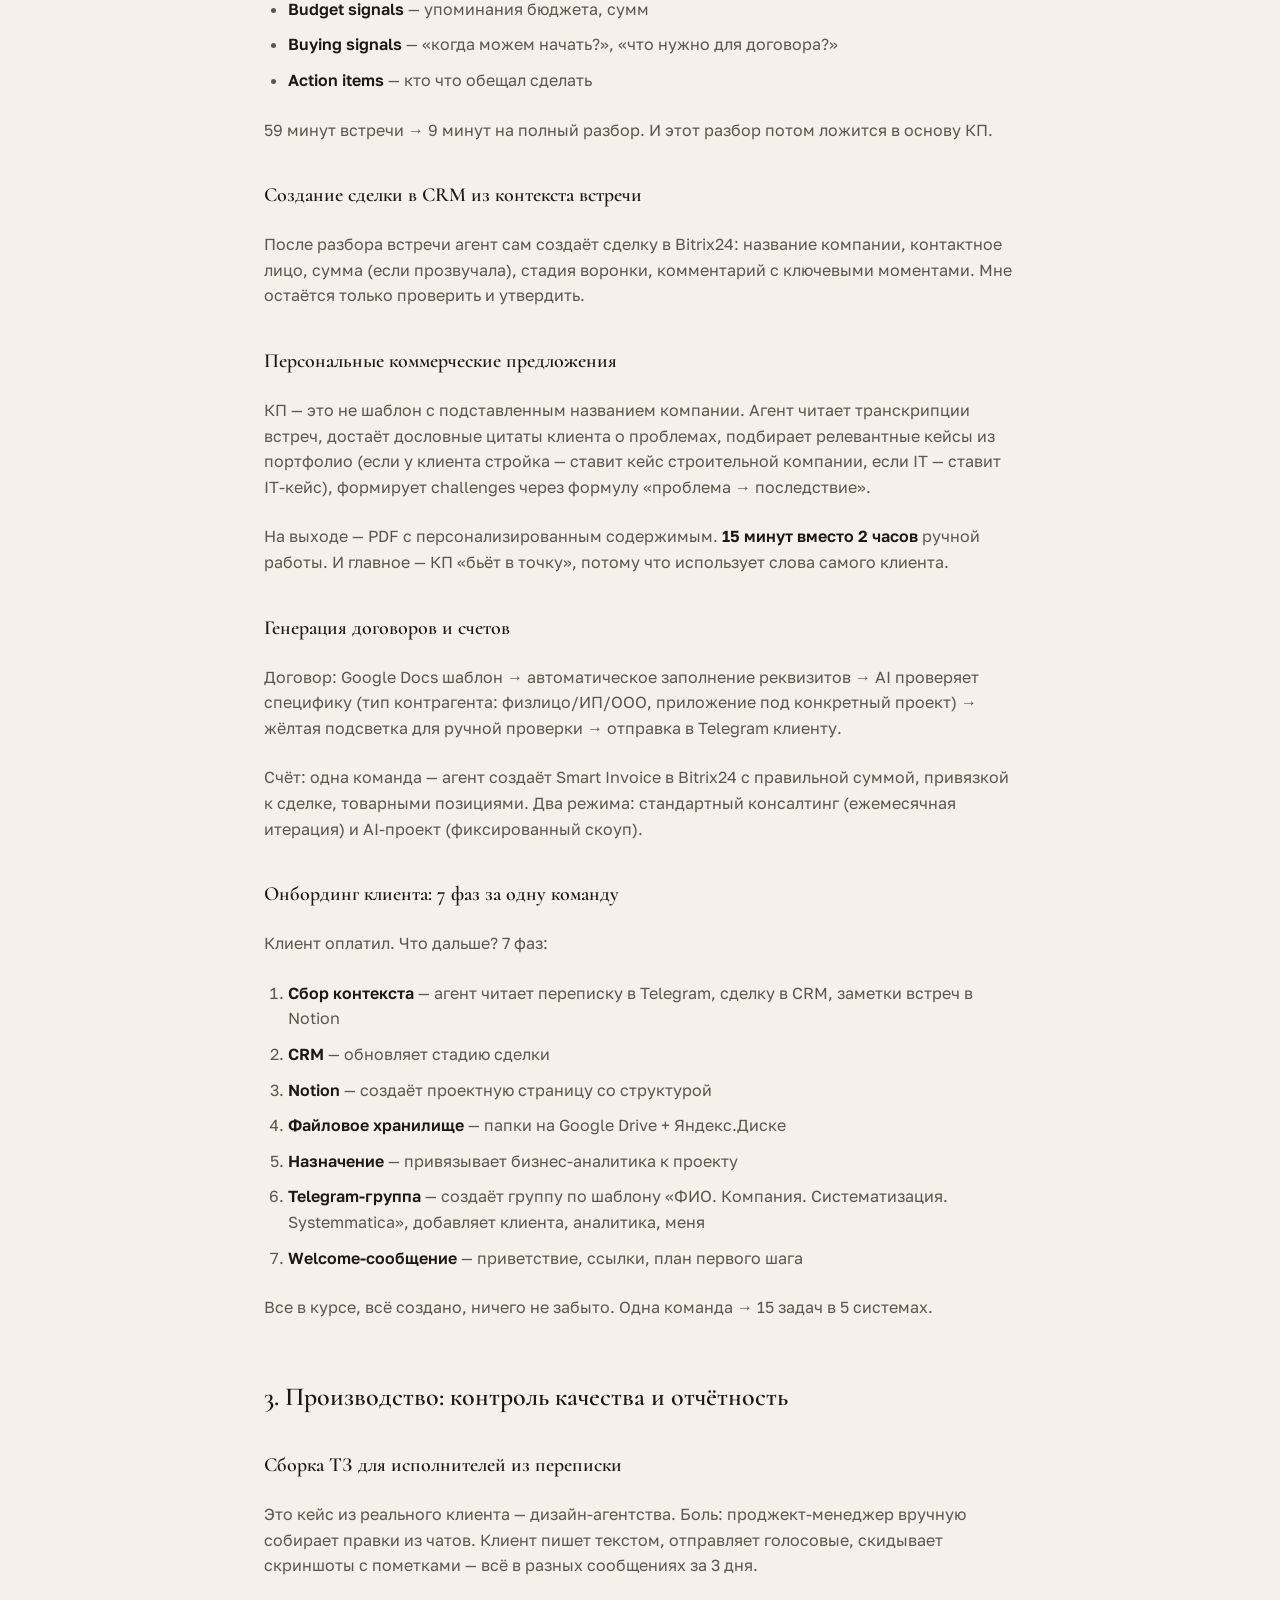
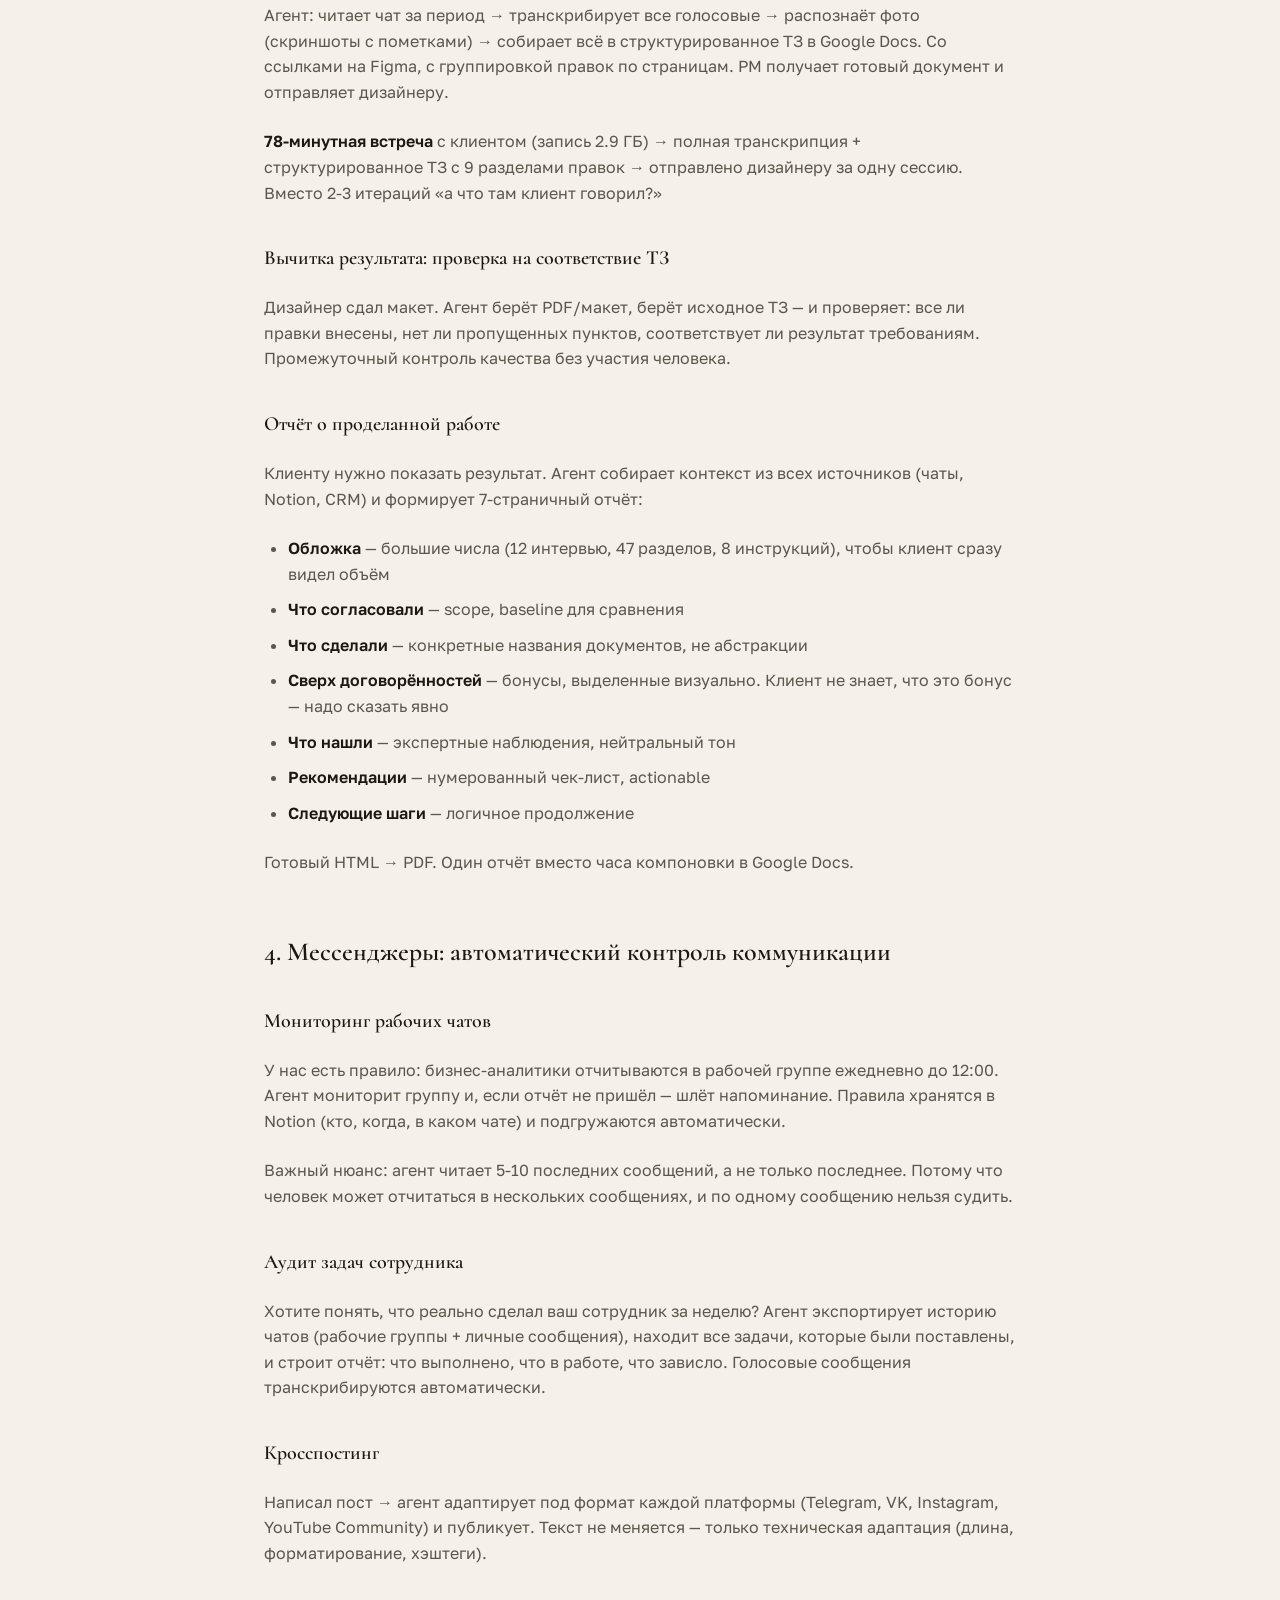
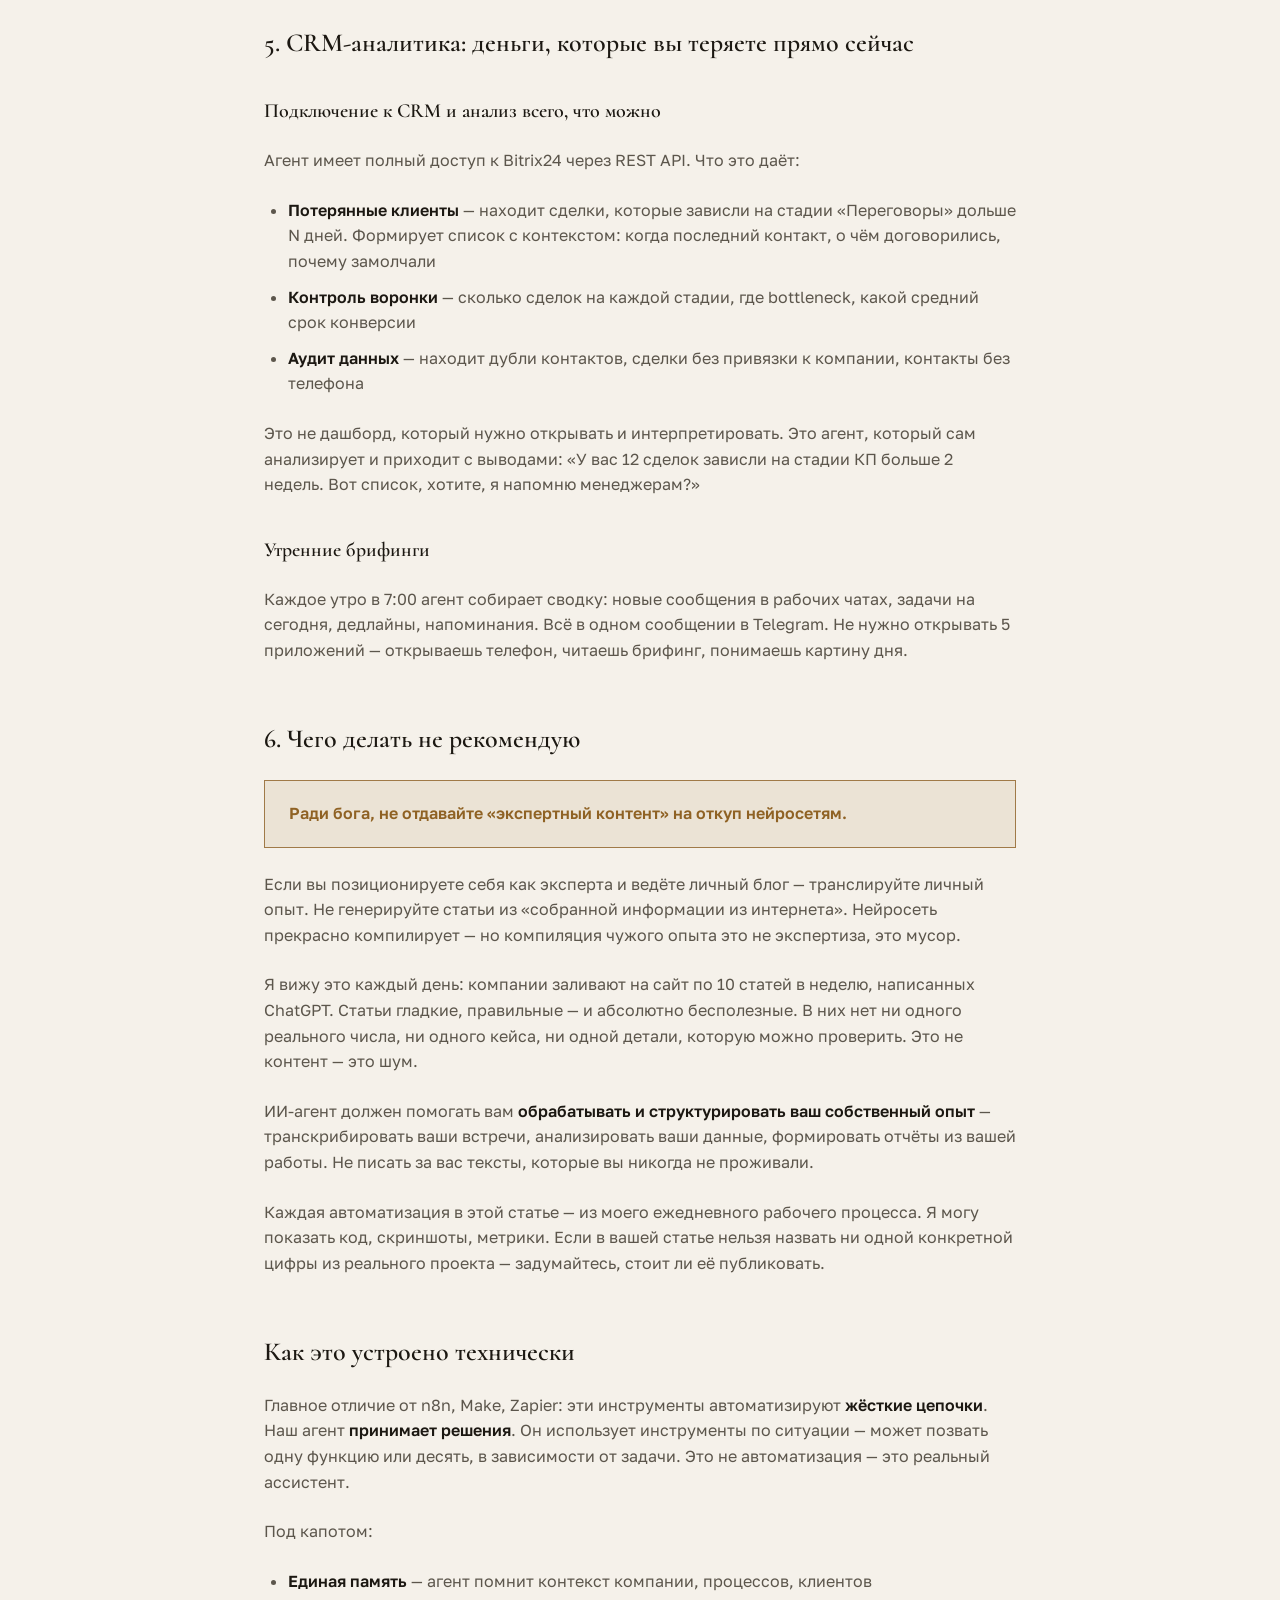
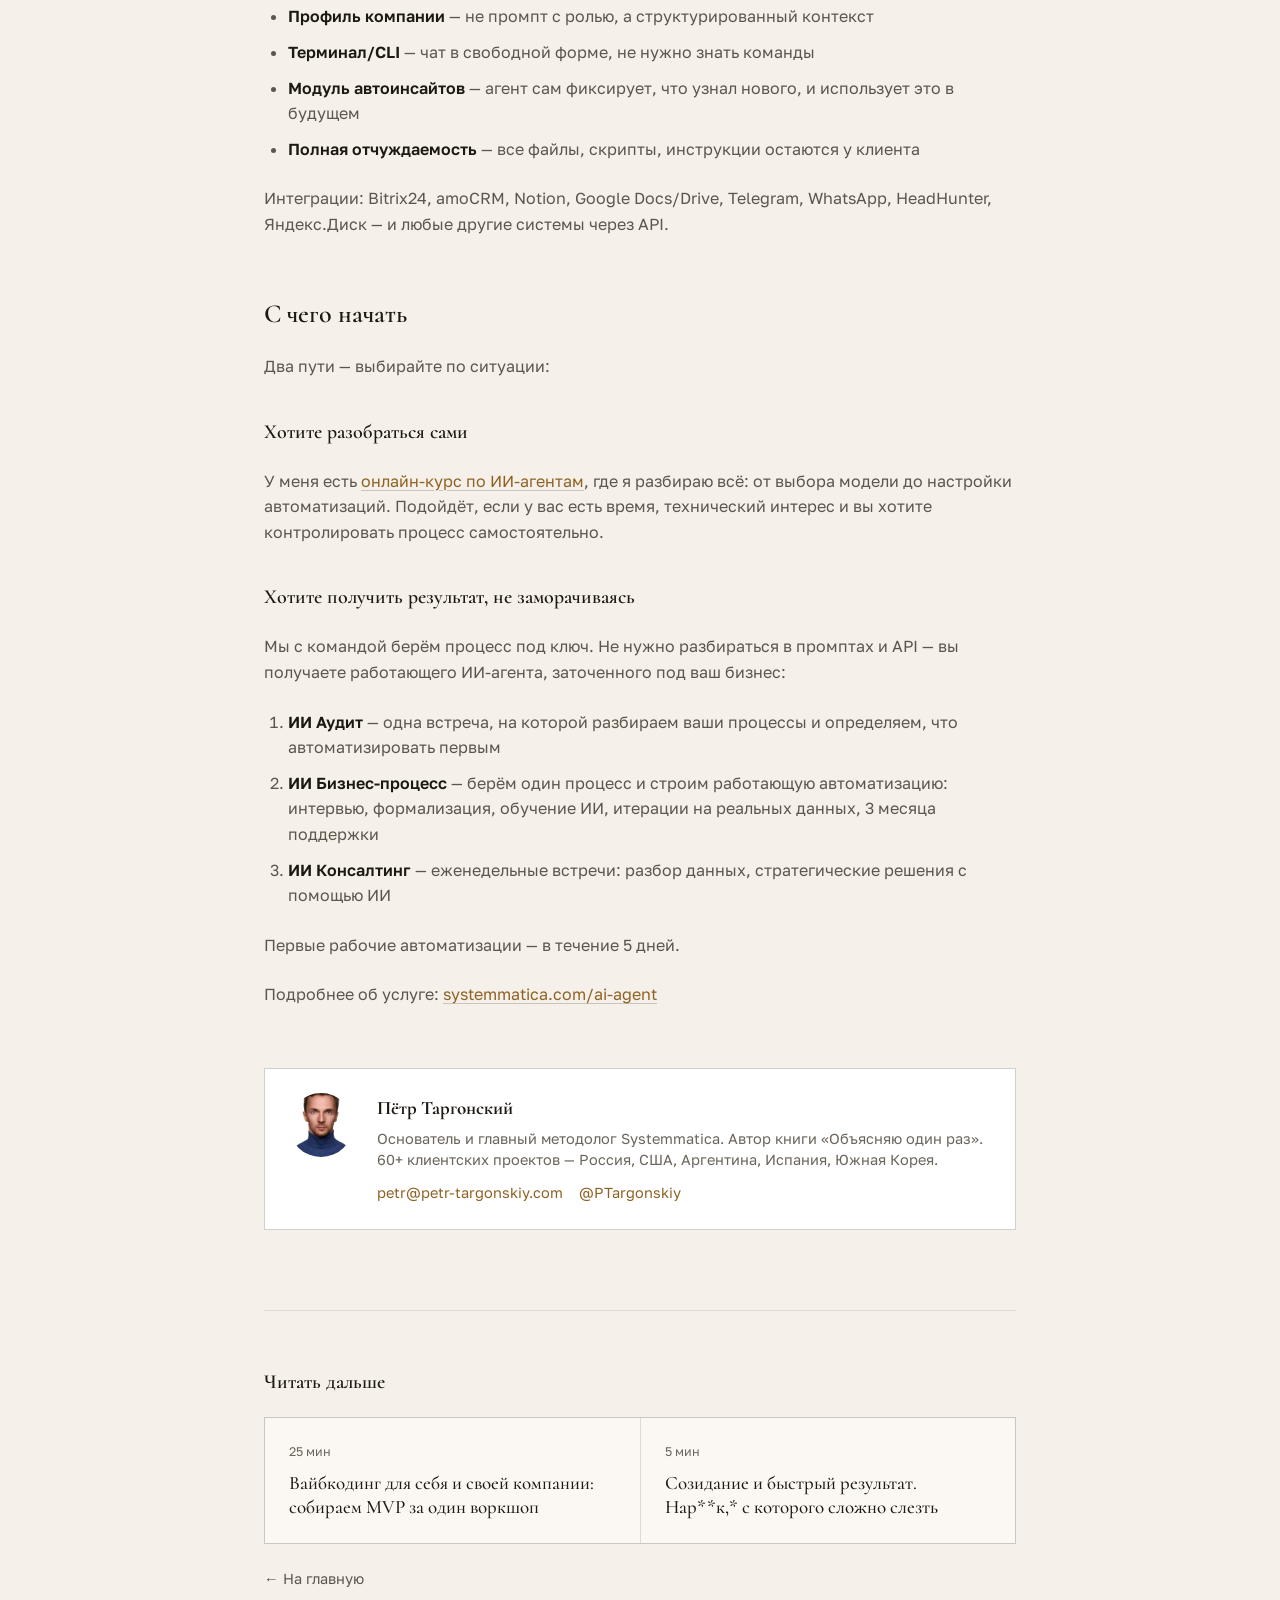
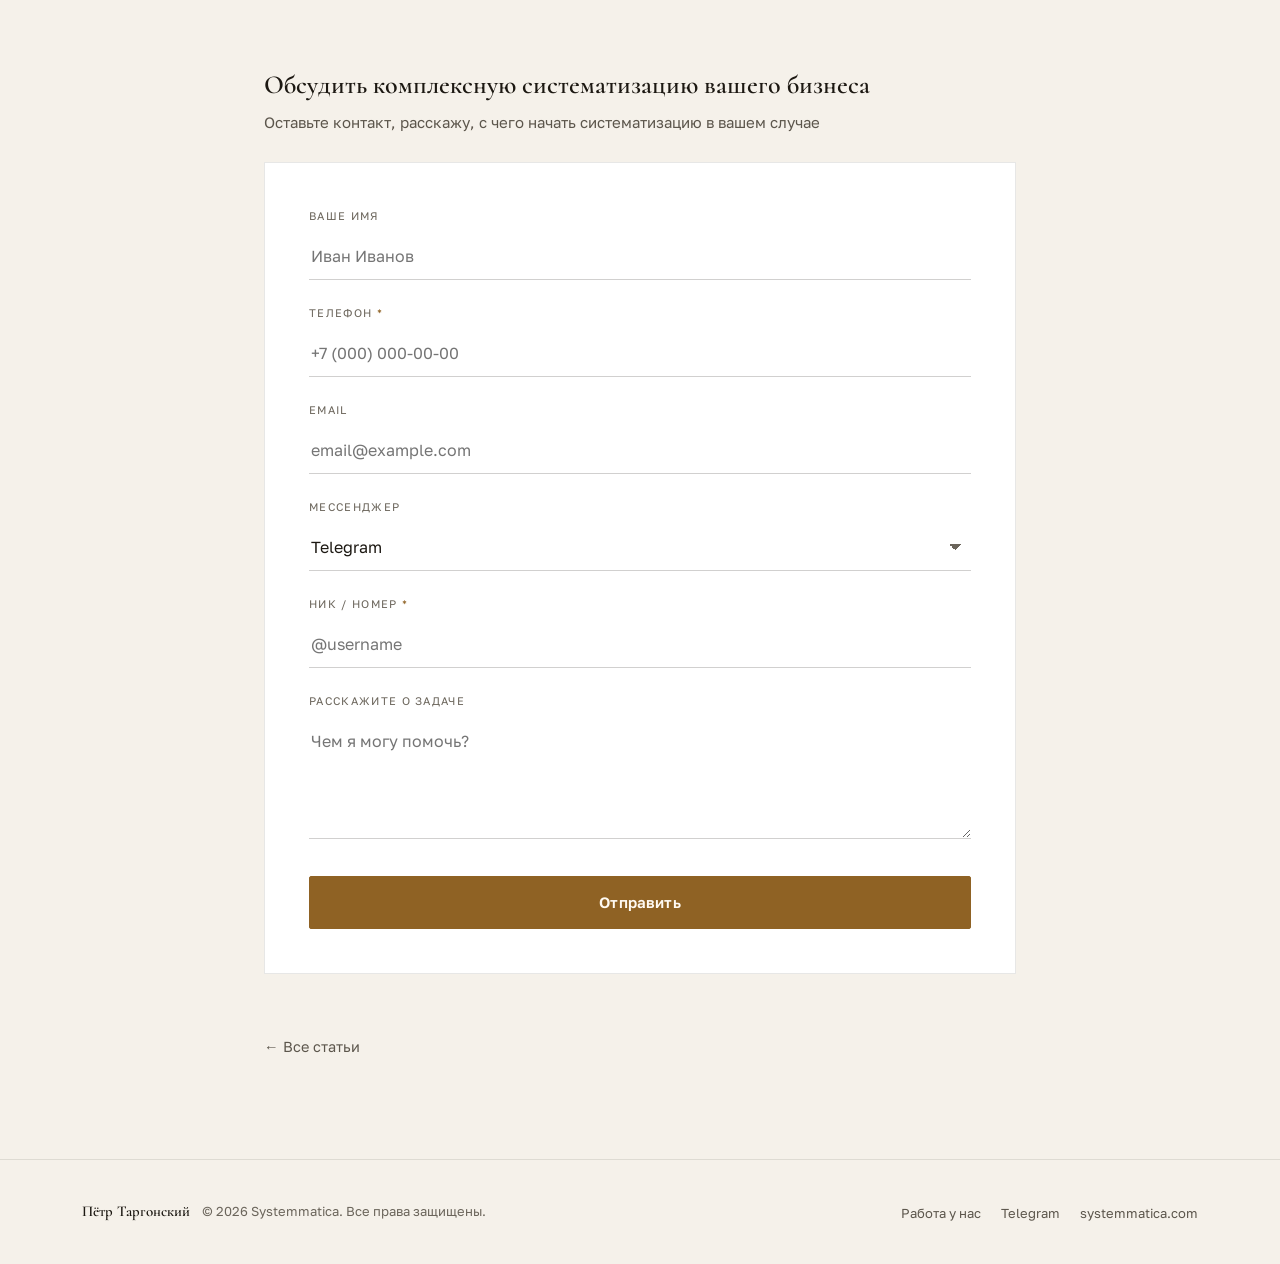
<file: ru/blog/ai-agent-avtomatizacii-dlya-biznesa/index.html>
<!DOCTYPE html>
<html lang="ru">
<head>
<meta charset="UTF-8">
<meta name="viewport" content="width=device-width, initial-scale=1">
<script>(function(){var d=document.documentElement,c=null;try{c=localStorage.getItem("petr-theme");}catch(e){}if(c!=='light'&&c!=='dark'){c='system';}d.setAttribute('data-theme-choice',c);d.setAttribute('data-theme',c!=='system'?c:(window.matchMedia&&window.matchMedia('(prefers-color-scheme: light)').matches?'light':'dark'));})();</script>
<link rel="alternate" href="https://petr-targonskiy.com/ru/blog/ai-agent-avtomatizacii-dlya-biznesa" hreflang="ru" />
<link rel="alternate" href="https://petr-targonskiy.com/en/blog/ai-agent-avtomatizacii-dlya-biznesa" hreflang="en" />
<link rel="alternate" href="https://petr-targonskiy.com/ru/blog/ai-agent-avtomatizacii-dlya-biznesa" hreflang="x-default" />
<script>
(function(m,e,t,r,i,k,a){
  m[i]=m[i]||function(){(m[i].a=m[i].a||[]).push(arguments)};
  m[i].l=1*new Date();
  for (var j = 0; j < document.scripts.length; j++) {if (document.scripts[j].src === r) { return; }}
  k=e.createElement(t),a=e.getElementsByTagName(t)[0],k.async=1,k.src=r,a.parentNode.insertBefore(k,a)
})(window, document, "script", "https://mc.yandex.ru/metrika/tag.js", "ym");

ym(55185025, "init", {
  clickmap: true,
  trackLinks: true,
  accurateTrackBounce: true,
  webvisor: true
});
</script>
    <link rel="icon" href="/wp-content/themes/petr-dark/media/favicon-32.png" type="image/png" sizes="32x32" />
<link rel="icon" href="/wp-content/themes/petr-dark/media/favicon-512.png" type="image/png" sizes="512x512" />
<link rel="apple-touch-icon" href="/wp-content/themes/petr-dark/media/apple-touch-icon.png" sizes="180x180" />

<!-- Search Engine Optimization by Rank Math - https://rankmath.com/ -->
<title>7 автоматизаций с ИИ-агентом, которые нужны любому бизнесу — проверено на себе &mdash; Пётр Таргонский</title>
<meta name="description" content="Рекрутинг, продажи, производство, мессенджеры, CRM-аналитика — автоматизации, которые закрывают боли в любой компании. Реальные метрики и кейсы из моей практики."/>
<meta name="robots" content="index, follow, max-snippet:-1, max-video-preview:-1, max-image-preview:large"/>
<link rel="canonical" href="https://petr-targonskiy.com/ru/blog/ai-agent-avtomatizacii-dlya-biznesa" />
<meta property="og:locale" content="ru_RU" />
<meta property="og:type" content="article" />
<meta property="og:title" content="7 автоматизаций с ИИ-агентом, которые нужны любому бизнесу — проверено на себе" />
<meta property="og:description" content="Рекрутинг, продажи, производство, мессенджеры, CRM-аналитика — автоматизации, которые закрывают боли в любой компании. Реальные метрики и кейсы из моей практики." />
<meta property="og:url" content="https://petr-targonskiy.com/ru/blog/ai-agent-avtomatizacii-dlya-biznesa" />
<meta property="og:site_name" content="Пётр Таргонский" />
<meta property="article:section" content="Uncategorized" />
<meta property="og:updated_time" content="2026-11-04T07:27:14+00:00" />
<meta property="og:image" content="https://petr-targonskiy.com/wp-content/uploads/2026/08/ai-agent-avtomatizacii-dlya-biznesa.jpg" />
<meta property="og:image:width" content="1200" />
<meta property="og:image:height" content="640" />
<meta property="og:image:alt" content="7 автоматизаций с ИИ-агентом, которые нужны любому бизнесу — проверено на себе" />
<meta property="og:image:type" content="image/jpeg" />
<meta property="article:published_time" content="2026-03-25T09:00:00+00:00" />
<meta property="article:modified_time" content="2026-11-04T07:27:14+00:00" />
<meta name="twitter:card" content="summary_large_image" />
<meta name="twitter:title" content="7 автоматизаций с ИИ-агентом, которые нужны любому бизнесу — проверено на себе &mdash; Пётр Таргонский" />
<meta name="twitter:description" content="Рекрутинг, продажи, производство, мессенджеры, CRM-аналитика — автоматизации, которые закрывают боли в любой компании. Реальные метрики и кейсы из моей практики." />
<meta name="twitter:image" content="https://petr-targonskiy.com/wp-content/uploads/2026/08/ai-agent-avtomatizacii-dlya-biznesa.jpg" />
<meta name="twitter:label1" content="Time to read" />
<meta name="twitter:data1" content="8 minutes" />
<script type="application/ld+json" class="rank-math-schema">{"@context":"https://schema.org","@graph":[{"@type":"Person","@id":"https://petr-targonskiy.com/#person","name":"\u041f\u0451\u0442\u0440 \u0422\u0430\u0440\u0433\u043e\u043d\u0441\u043a\u0438\u0439","url":"https://petr-targonskiy.com/ru","jobTitle":"\u041e\u0441\u043d\u043e\u0432\u0430\u0442\u0435\u043b\u044c Systemmatica \u00b7 \u041e\u043f\u0435\u0440\u0430\u0446\u0438\u043e\u043d\u043d\u044b\u0439 \u0434\u0438\u0440\u0435\u043a\u0442\u043e\u0440 \u0414\u0430\u0442\u0430\u0420\u0443 \u00b7 \u0410\u0432\u0442\u043e\u0440 \u043a\u043d\u0438\u0433\u0438 \u00b7 \u0421\u043f\u0438\u043a\u0435\u0440","image":"https://petr-targonskiy.com/wp-content/themes/petr-dark/media/portrait-presskit.webp","description":"\u0421\u0438\u0441\u0442\u0435\u043c\u0430\u0442\u0438\u0437\u0438\u0440\u0443\u044e \u0431\u0438\u0437\u043d\u0435\u0441: \u0418\u0418-\u0430\u0433\u0435\u043d\u0442\u044b, \u0431\u0430\u0437\u044b \u0437\u043d\u0430\u043d\u0438\u0439, \u0440\u0435\u0433\u043b\u0430\u043c\u0435\u043d\u0442\u044b, CRM, \u0434\u0430\u0448\u0431\u043e\u0440\u0434\u044b. 12 \u043b\u0435\u0442 \u043e\u043f\u044b\u0442\u0430, 60+ \u043f\u0440\u043e\u0435\u043a\u0442\u043e\u0432.","worksFor":{"@type":"Organization","name":"Systemmatica","url":"https://systemmatica.com"},"knowsAbout":["Business Systematization","Knowledge Management","Business Process Management","CRM Systems","AI for Business"],"sameAs":["https://t.me/PTargonskiy","https://systemmatica.com","https://t.me/petr_targonskiy","https://www.youtube.com/@petrtargonskiy","https://vc.ru/u/1166553-petr-targonskiy"]},{"@type":"WebSite","@id":"https://petr-targonskiy.com/#website","url":"https://petr-targonskiy.com","name":"\u041f\u0451\u0442\u0440 \u0422\u0430\u0440\u0433\u043e\u043d\u0441\u043a\u0438\u0439","publisher":{"@id":"https://petr-targonskiy.com/#person"},"inLanguage":"ru-RU"},{"@type":"ImageObject","@id":"https://petr-targonskiy.com/wp-content/uploads/2026/08/ai-agent-avtomatizacii-dlya-biznesa.jpg","url":"https://petr-targonskiy.com/wp-content/uploads/2026/08/ai-agent-avtomatizacii-dlya-biznesa.jpg","width":"1200","height":"640","inLanguage":"ru-RU"},{"@type":"WebPage","@id":"https://petr-targonskiy.com/ru/blog/ai-agent-avtomatizacii-dlya-biznesa#webpage","url":"https://petr-targonskiy.com/ru/blog/ai-agent-avtomatizacii-dlya-biznesa","name":"7 \u0430\u0432\u0442\u043e\u043c\u0430\u0442\u0438\u0437\u0430\u0446\u0438\u0439 \u0441 \u0418\u0418-\u0430\u0433\u0435\u043d\u0442\u043e\u043c, \u043a\u043e\u0442\u043e\u0440\u044b\u0435 \u043d\u0443\u0436\u043d\u044b \u043b\u044e\u0431\u043e\u043c\u0443 \u0431\u0438\u0437\u043d\u0435\u0441\u0443 \u2014 \u043f\u0440\u043e\u0432\u0435\u0440\u0435\u043d\u043e \u043d\u0430 \u0441\u0435\u0431\u0435 \u2014 \u041f\u0451\u0442\u0440 \u0422\u0430\u0440\u0433\u043e\u043d\u0441\u043a\u0438\u0439","datePublished":"2026-03-25T09:00:00+00:00","dateModified":"2026-11-04T07:27:14+00:00","isPartOf":{"@id":"https://petr-targonskiy.com/#website"},"primaryImageOfPage":{"@id":"https://petr-targonskiy.com/wp-content/uploads/2026/08/ai-agent-avtomatizacii-dlya-biznesa.jpg"},"inLanguage":"ru-RU"},{"@type":"BlogPosting","headline":"7 \u0430\u0432\u0442\u043e\u043c\u0430\u0442\u0438\u0437\u0430\u0446\u0438\u0439 \u0441 \u0418\u0418-\u0430\u0433\u0435\u043d\u0442\u043e\u043c, \u043a\u043e\u0442\u043e\u0440\u044b\u0435 \u043d\u0443\u0436\u043d\u044b \u043b\u044e\u0431\u043e\u043c\u0443 \u0431\u0438\u0437\u043d\u0435\u0441\u0443 \u2014 \u043f\u0440\u043e\u0432\u0435\u0440\u0435\u043d\u043e \u043d\u0430 \u0441\u0435\u0431\u0435 \u2014 \u041f\u0451\u0442\u0440 \u0422\u0430\u0440\u0433\u043e\u043d\u0441\u043a\u0438\u0439","datePublished":"2026-03-25T09:00:00+00:00","dateModified":"2026-11-04T07:27:14+00:00","articleSection":"Uncategorized","author":{"@id":"https://petr-targonskiy.com/#person"},"publisher":{"@id":"https://petr-targonskiy.com/#person"},"description":"\u0420\u0435\u043a\u0440\u0443\u0442\u0438\u043d\u0433, \u043f\u0440\u043e\u0434\u0430\u0436\u0438, \u043f\u0440\u043e\u0438\u0437\u0432\u043e\u0434\u0441\u0442\u0432\u043e, \u043c\u0435\u0441\u0441\u0435\u043d\u0434\u0436\u0435\u0440\u044b, CRM-\u0430\u043d\u0430\u043b\u0438\u0442\u0438\u043a\u0430 \u2014 \u0430\u0432\u0442\u043e\u043c\u0430\u0442\u0438\u0437\u0430\u0446\u0438\u0438, \u043a\u043e\u0442\u043e\u0440\u044b\u0435 \u0437\u0430\u043a\u0440\u044b\u0432\u0430\u044e\u0442 \u0431\u043e\u043b\u0438 \u0432 \u043b\u044e\u0431\u043e\u0439 \u043a\u043e\u043c\u043f\u0430\u043d\u0438\u0438. \u0420\u0435\u0430\u043b\u044c\u043d\u044b\u0435 \u043c\u0435\u0442\u0440\u0438\u043a\u0438 \u0438 \u043a\u0435\u0439\u0441\u044b \u0438\u0437 \u043c\u043e\u0435\u0439 \u043f\u0440\u0430\u043a\u0442\u0438\u043a\u0438.","name":"7 \u0430\u0432\u0442\u043e\u043c\u0430\u0442\u0438\u0437\u0430\u0446\u0438\u0439 \u0441 \u0418\u0418-\u0430\u0433\u0435\u043d\u0442\u043e\u043c, \u043a\u043e\u0442\u043e\u0440\u044b\u0435 \u043d\u0443\u0436\u043d\u044b \u043b\u044e\u0431\u043e\u043c\u0443 \u0431\u0438\u0437\u043d\u0435\u0441\u0443 \u2014 \u043f\u0440\u043e\u0432\u0435\u0440\u0435\u043d\u043e \u043d\u0430 \u0441\u0435\u0431\u0435 \u2014 \u041f\u0451\u0442\u0440 \u0422\u0430\u0440\u0433\u043e\u043d\u0441\u043a\u0438\u0439","@id":"https://petr-targonskiy.com/ru/blog/ai-agent-avtomatizacii-dlya-biznesa#richSnippet","isPartOf":{"@id":"https://petr-targonskiy.com/ru/blog/ai-agent-avtomatizacii-dlya-biznesa#webpage"},"image":{"@id":"https://petr-targonskiy.com/wp-content/uploads/2026/08/ai-agent-avtomatizacii-dlya-biznesa.jpg"},"inLanguage":"ru-RU","mainEntityOfPage":{"@id":"https://petr-targonskiy.com/ru/blog/ai-agent-avtomatizacii-dlya-biznesa#webpage"}}]}</script>
<!-- /Rank Math WordPress SEO plugin -->

<link rel="alternate" type="application/rss+xml" title="Пётр Таргонский &raquo; Feed" href="https://petr-targonskiy.com/ru/feed" />
<link rel="alternate" type="application/rss+xml" title="Пётр Таргонский &raquo; Comments Feed" href="https://petr-targonskiy.com/ru/comments/feed" />
<link rel='stylesheet' id='wp-block-library-css' href='/wp-includes/css/dist/block-library/style.min.css?ver=6.6.2' media='all' />
<style id='classic-theme-styles-inline-css'>
/*! This file is auto-generated */
.wp-block-button__link{color:#fff;background-color:#32373c;border-radius:9999px;box-shadow:none;text-decoration:none;padding:calc(.667em + 2px) calc(1.333em + 2px);font-size:1.125em}.wp-block-file__button{background:#32373c;color:#fff;text-decoration:none}
</style>
<style id='global-styles-inline-css'>
:root{--wp--preset--aspect-ratio--square: 1;--wp--preset--aspect-ratio--4-3: 4/3;--wp--preset--aspect-ratio--3-4: 3/4;--wp--preset--aspect-ratio--3-2: 3/2;--wp--preset--aspect-ratio--2-3: 2/3;--wp--preset--aspect-ratio--16-9: 16/9;--wp--preset--aspect-ratio--9-16: 9/16;--wp--preset--color--black: #000000;--wp--preset--color--cyan-bluish-gray: #abb8c3;--wp--preset--color--white: #ffffff;--wp--preset--color--pale-pink: #f78da7;--wp--preset--color--vivid-red: #cf2e2e;--wp--preset--color--luminous-vivid-orange: #ff6900;--wp--preset--color--luminous-vivid-amber: #fcb900;--wp--preset--color--light-green-cyan: #7bdcb5;--wp--preset--color--vivid-green-cyan: #00d084;--wp--preset--color--pale-cyan-blue: #8ed1fc;--wp--preset--color--vivid-cyan-blue: #0693e3;--wp--preset--color--vivid-purple: #9b51e0;--wp--preset--gradient--vivid-cyan-blue-to-vivid-purple: linear-gradient(135deg,rgba(6,147,227,1) 0%,rgb(155,81,224) 100%);--wp--preset--gradient--light-green-cyan-to-vivid-green-cyan: linear-gradient(135deg,rgb(122,220,180) 0%,rgb(0,208,130) 100%);--wp--preset--gradient--luminous-vivid-amber-to-luminous-vivid-orange: linear-gradient(135deg,rgba(252,185,0,1) 0%,rgba(255,105,0,1) 100%);--wp--preset--gradient--luminous-vivid-orange-to-vivid-red: linear-gradient(135deg,rgba(255,105,0,1) 0%,rgb(207,46,46) 100%);--wp--preset--gradient--very-light-gray-to-cyan-bluish-gray: linear-gradient(135deg,rgb(238,238,238) 0%,rgb(169,184,195) 100%);--wp--preset--gradient--cool-to-warm-spectrum: linear-gradient(135deg,rgb(74,234,220) 0%,rgb(151,120,209) 20%,rgb(207,42,186) 40%,rgb(238,44,130) 60%,rgb(251,105,98) 80%,rgb(254,248,76) 100%);--wp--preset--gradient--blush-light-purple: linear-gradient(135deg,rgb(255,206,236) 0%,rgb(152,150,240) 100%);--wp--preset--gradient--blush-bordeaux: linear-gradient(135deg,rgb(254,205,165) 0%,rgb(254,45,45) 50%,rgb(107,0,62) 100%);--wp--preset--gradient--luminous-dusk: linear-gradient(135deg,rgb(255,203,112) 0%,rgb(199,81,192) 50%,rgb(65,88,208) 100%);--wp--preset--gradient--pale-ocean: linear-gradient(135deg,rgb(255,245,203) 0%,rgb(182,227,212) 50%,rgb(51,167,181) 100%);--wp--preset--gradient--electric-grass: linear-gradient(135deg,rgb(202,248,128) 0%,rgb(113,206,126) 100%);--wp--preset--gradient--midnight: linear-gradient(135deg,rgb(2,3,129) 0%,rgb(40,116,252) 100%);--wp--preset--font-size--small: 13px;--wp--preset--font-size--medium: 20px;--wp--preset--font-size--large: 36px;--wp--preset--font-size--x-large: 42px;--wp--preset--spacing--20: 0.44rem;--wp--preset--spacing--30: 0.67rem;--wp--preset--spacing--40: 1rem;--wp--preset--spacing--50: 1.5rem;--wp--preset--spacing--60: 2.25rem;--wp--preset--spacing--70: 3.38rem;--wp--preset--spacing--80: 5.06rem;--wp--preset--shadow--natural: 6px 6px 9px rgba(0, 0, 0, 0.2);--wp--preset--shadow--deep: 12px 12px 50px rgba(0, 0, 0, 0.4);--wp--preset--shadow--sharp: 6px 6px 0px rgba(0, 0, 0, 0.2);--wp--preset--shadow--outlined: 6px 6px 0px -3px rgba(255, 255, 255, 1), 6px 6px rgba(0, 0, 0, 1);--wp--preset--shadow--crisp: 6px 6px 0px rgba(0, 0, 0, 1);}:where(.is-layout-flex){gap: 0.5em;}:where(.is-layout-grid){gap: 0.5em;}body .is-layout-flex{display: flex;}.is-layout-flex{flex-wrap: wrap;align-items: center;}.is-layout-flex > :is(*, div){margin: 0;}body .is-layout-grid{display: grid;}.is-layout-grid > :is(*, div){margin: 0;}:where(.wp-block-columns.is-layout-flex){gap: 2em;}:where(.wp-block-columns.is-layout-grid){gap: 2em;}:where(.wp-block-post-template.is-layout-flex){gap: 1.25em;}:where(.wp-block-post-template.is-layout-grid){gap: 1.25em;}.has-black-color{color: var(--wp--preset--color--black) !important;}.has-cyan-bluish-gray-color{color: var(--wp--preset--color--cyan-bluish-gray) !important;}.has-white-color{color: var(--wp--preset--color--white) !important;}.has-pale-pink-color{color: var(--wp--preset--color--pale-pink) !important;}.has-vivid-red-color{color: var(--wp--preset--color--vivid-red) !important;}.has-luminous-vivid-orange-color{color: var(--wp--preset--color--luminous-vivid-orange) !important;}.has-luminous-vivid-amber-color{color: var(--wp--preset--color--luminous-vivid-amber) !important;}.has-light-green-cyan-color{color: var(--wp--preset--color--light-green-cyan) !important;}.has-vivid-green-cyan-color{color: var(--wp--preset--color--vivid-green-cyan) !important;}.has-pale-cyan-blue-color{color: var(--wp--preset--color--pale-cyan-blue) !important;}.has-vivid-cyan-blue-color{color: var(--wp--preset--color--vivid-cyan-blue) !important;}.has-vivid-purple-color{color: var(--wp--preset--color--vivid-purple) !important;}.has-black-background-color{background-color: var(--wp--preset--color--black) !important;}.has-cyan-bluish-gray-background-color{background-color: var(--wp--preset--color--cyan-bluish-gray) !important;}.has-white-background-color{background-color: var(--wp--preset--color--white) !important;}.has-pale-pink-background-color{background-color: var(--wp--preset--color--pale-pink) !important;}.has-vivid-red-background-color{background-color: var(--wp--preset--color--vivid-red) !important;}.has-luminous-vivid-orange-background-color{background-color: var(--wp--preset--color--luminous-vivid-orange) !important;}.has-luminous-vivid-amber-background-color{background-color: var(--wp--preset--color--luminous-vivid-amber) !important;}.has-light-green-cyan-background-color{background-color: var(--wp--preset--color--light-green-cyan) !important;}.has-vivid-green-cyan-background-color{background-color: var(--wp--preset--color--vivid-green-cyan) !important;}.has-pale-cyan-blue-background-color{background-color: var(--wp--preset--color--pale-cyan-blue) !important;}.has-vivid-cyan-blue-background-color{background-color: var(--wp--preset--color--vivid-cyan-blue) !important;}.has-vivid-purple-background-color{background-color: var(--wp--preset--color--vivid-purple) !important;}.has-black-border-color{border-color: var(--wp--preset--color--black) !important;}.has-cyan-bluish-gray-border-color{border-color: var(--wp--preset--color--cyan-bluish-gray) !important;}.has-white-border-color{border-color: var(--wp--preset--color--white) !important;}.has-pale-pink-border-color{border-color: var(--wp--preset--color--pale-pink) !important;}.has-vivid-red-border-color{border-color: var(--wp--preset--color--vivid-red) !important;}.has-luminous-vivid-orange-border-color{border-color: var(--wp--preset--color--luminous-vivid-orange) !important;}.has-luminous-vivid-amber-border-color{border-color: var(--wp--preset--color--luminous-vivid-amber) !important;}.has-light-green-cyan-border-color{border-color: var(--wp--preset--color--light-green-cyan) !important;}.has-vivid-green-cyan-border-color{border-color: var(--wp--preset--color--vivid-green-cyan) !important;}.has-pale-cyan-blue-border-color{border-color: var(--wp--preset--color--pale-cyan-blue) !important;}.has-vivid-cyan-blue-border-color{border-color: var(--wp--preset--color--vivid-cyan-blue) !important;}.has-vivid-purple-border-color{border-color: var(--wp--preset--color--vivid-purple) !important;}.has-vivid-cyan-blue-to-vivid-purple-gradient-background{background: var(--wp--preset--gradient--vivid-cyan-blue-to-vivid-purple) !important;}.has-light-green-cyan-to-vivid-green-cyan-gradient-background{background: var(--wp--preset--gradient--light-green-cyan-to-vivid-green-cyan) !important;}.has-luminous-vivid-amber-to-luminous-vivid-orange-gradient-background{background: var(--wp--preset--gradient--luminous-vivid-amber-to-luminous-vivid-orange) !important;}.has-luminous-vivid-orange-to-vivid-red-gradient-background{background: var(--wp--preset--gradient--luminous-vivid-orange-to-vivid-red) !important;}.has-very-light-gray-to-cyan-bluish-gray-gradient-background{background: var(--wp--preset--gradient--very-light-gray-to-cyan-bluish-gray) !important;}.has-cool-to-warm-spectrum-gradient-background{background: var(--wp--preset--gradient--cool-to-warm-spectrum) !important;}.has-blush-light-purple-gradient-background{background: var(--wp--preset--gradient--blush-light-purple) !important;}.has-blush-bordeaux-gradient-background{background: var(--wp--preset--gradient--blush-bordeaux) !important;}.has-luminous-dusk-gradient-background{background: var(--wp--preset--gradient--luminous-dusk) !important;}.has-pale-ocean-gradient-background{background: var(--wp--preset--gradient--pale-ocean) !important;}.has-electric-grass-gradient-background{background: var(--wp--preset--gradient--electric-grass) !important;}.has-midnight-gradient-background{background: var(--wp--preset--gradient--midnight) !important;}.has-small-font-size{font-size: var(--wp--preset--font-size--small) !important;}.has-medium-font-size{font-size: var(--wp--preset--font-size--medium) !important;}.has-large-font-size{font-size: var(--wp--preset--font-size--large) !important;}.has-x-large-font-size{font-size: var(--wp--preset--font-size--x-large) !important;}
:where(.wp-block-post-template.is-layout-flex){gap: 1.25em;}:where(.wp-block-post-template.is-layout-grid){gap: 1.25em;}
:where(.wp-block-columns.is-layout-flex){gap: 2em;}:where(.wp-block-columns.is-layout-grid){gap: 2em;}
:root :where(.wp-block-pullquote){font-size: 1.5em;line-height: 1.6;}
</style>
<link rel='stylesheet' id='petr-dark-tokens-css' href='/wp-content/themes/petr-dark/assets/css/tokens.css?ver=1793269576' media='all' />
<link rel='stylesheet' id='petr-dark-base-css' href='/wp-content/themes/petr-dark/assets/css/base.css?ver=1791030432' media='all' />
<link rel='stylesheet' id='petr-dark-article-css' href='/wp-content/themes/petr-dark/assets/css/blocks/article.css?ver=1791021180' media='all' />
<link rel='stylesheet' id='petr-dark-section-contact-css' href='/wp-content/themes/petr-dark/assets/css/sections/contact.css?ver=1790579859' media='all' />
<link rel="https://api.w.org/" href="/wp-json/" /><link rel="alternate" title="JSON" type="application/json" href="https://petr-targonskiy.com/wp-json/wp/v2/posts/36" />
<link rel='shortlink' href='/?p=36' />
<link rel="icon" href="/wp-content/themes/petr-dark/media/favicon-512.png" sizes="32x32" />
<link rel="icon" href="/wp-content/themes/petr-dark/media/favicon-512.png" sizes="192x192" />
<link rel="apple-touch-icon" href="/wp-content/themes/petr-dark/media/favicon-512.png" />
<meta name="msapplication-TileImage" content="/wp-content/themes/petr-dark/media/favicon-512.png" />
</head>
<body class="post-template-default single single-post postid-36 single-format-standard wp-embed-responsive">
<noscript><div><img src="https://mc.yandex.ru/watch/55185025" style="position:absolute; left:-9999px;" alt="" /></div></noscript>
    
<a class="skip-link screen-reader-text" href="#main">Перейти к содержимому</a>

<header class="site-header">
  <div class="site-header__inner container">
    <a class="site-header__logo" href="/ru">
      Пётр Таргонский    </a>

    <input type="checkbox" id="site-nav-toggle" class="site-header__toggle-input">

    <nav class="site-header__nav" aria-label="Основная навигация">
      <ul class="site-header__menu">
                <li data-nav-drop="6">
          <a href="/ru#services">Услуги</a>
        </li>
                <li>
          <a href="/ru#dataru">Кейсы</a>
        </li>
                <li data-nav-drop="5">
          <a href="/ru#industries">Клиенты</a>
        </li>
                <li data-nav-drop="4">
          <a href="/ru#about">Обо мне</a>
        </li>
                <li data-nav-drop="3">
          <a href="/ru#book">Книга</a>
        </li>
                <li data-nav-drop="2">
          <a href="/ru#publications">Публикации</a>
        </li>
                <li data-nav-drop="1">
          <a href="/ru#podcasts">Подкасты</a>
        </li>
                        <li class="site-header__menu-sep" aria-hidden="true"></li>
                <li>
          <a href="/ru/vacancies">Работа у нас</a>
        </li>
                <li>
          <a href="/ru/partners">Партнёрам</a>
        </li>
                        <li class="site-header__menu-sep" aria-hidden="true"></li>
        <li>
          <a href="/ru/blog" class="site-header__link-accent">
            Блог          </a>
        </li>
      </ul>
    </nav>

    <div class="site-header__actions">
            <div class="theme-switch" data-theme-switch data-title="Тема"><button type="button" class="theme-switch__button" aria-haspopup="true" aria-expanded="false" aria-controls="theme-switch-menu" aria-label="Тема" title="Тема"><svg class="theme-switch__icon theme-switch__icon--system" viewBox="0 0 24 24" fill="none" stroke="currentColor" stroke-linecap="round" stroke-linejoin="round" aria-hidden="true" focusable="false"><rect x="3.25" y="4.25" width="17.5" height="12" rx="1.75"/><path d="M8.5 20h7M12 16.25V20"/></svg><svg class="theme-switch__icon theme-switch__icon--light" viewBox="0 0 24 24" fill="none" stroke="currentColor" stroke-linecap="round" stroke-linejoin="round" aria-hidden="true" focusable="false"><circle cx="12" cy="12" r="4"/><path d="M12 2.75v1.75M12 19.5v1.75M4.4 4.4l1.25 1.25M18.35 18.35l1.25 1.25M2.75 12H4.5M19.5 12h1.75M4.4 19.6l1.25-1.25M18.35 5.65l1.25-1.25"/></svg><svg class="theme-switch__icon theme-switch__icon--dark" viewBox="0 0 24 24" fill="none" stroke="currentColor" stroke-linecap="round" stroke-linejoin="round" aria-hidden="true" focusable="false"><path d="M20.25 14.1A8.25 8.25 0 1 1 9.9 3.75a6.5 6.5 0 0 0 10.35 10.35z"/></svg></button><ul class="theme-switch__menu" id="theme-switch-menu" role="menu" aria-label="Тема" hidden><li role="none"><button type="button" role="menuitemradio" class="theme-switch__option" data-theme-option="system" aria-checked="false"><svg class="theme-switch__option-icon" viewBox="0 0 24 24" fill="none" stroke="currentColor" stroke-linecap="round" stroke-linejoin="round" aria-hidden="true" focusable="false"><rect x="3.25" y="4.25" width="17.5" height="12" rx="1.75"/><path d="M8.5 20h7M12 16.25V20"/></svg><span>Системная</span><svg class="theme-switch__check" viewBox="0 0 24 24" fill="none" stroke="currentColor" stroke-linecap="round" stroke-linejoin="round" aria-hidden="true" focusable="false"><path d="M5 12.5l4.25 4.25L19 7"/></svg></button></li><li role="none"><button type="button" role="menuitemradio" class="theme-switch__option" data-theme-option="light" aria-checked="false"><svg class="theme-switch__option-icon" viewBox="0 0 24 24" fill="none" stroke="currentColor" stroke-linecap="round" stroke-linejoin="round" aria-hidden="true" focusable="false"><circle cx="12" cy="12" r="4"/><path d="M12 2.75v1.75M12 19.5v1.75M4.4 4.4l1.25 1.25M18.35 18.35l1.25 1.25M2.75 12H4.5M19.5 12h1.75M4.4 19.6l1.25-1.25M18.35 5.65l1.25-1.25"/></svg><span>Светлая</span><svg class="theme-switch__check" viewBox="0 0 24 24" fill="none" stroke="currentColor" stroke-linecap="round" stroke-linejoin="round" aria-hidden="true" focusable="false"><path d="M5 12.5l4.25 4.25L19 7"/></svg></button></li><li role="none"><button type="button" role="menuitemradio" class="theme-switch__option" data-theme-option="dark" aria-checked="false"><svg class="theme-switch__option-icon" viewBox="0 0 24 24" fill="none" stroke="currentColor" stroke-linecap="round" stroke-linejoin="round" aria-hidden="true" focusable="false"><path d="M20.25 14.1A8.25 8.25 0 1 1 9.9 3.75a6.5 6.5 0 0 0 10.35 10.35z"/></svg><span>Тёмная</span><svg class="theme-switch__check" viewBox="0 0 24 24" fill="none" stroke="currentColor" stroke-linecap="round" stroke-linejoin="round" aria-hidden="true" focusable="false"><path d="M5 12.5l4.25 4.25L19 7"/></svg></button></li></ul></div>      <a class="site-header__lang" href="/en/blog/ai-agent-avtomatizacii-dlya-biznesa" hreflang="en">
        EN      </a>
      <a class="site-header__cta" href="/ru#contact">
        Связаться      </a>
      <label for="site-nav-toggle" class="site-header__burger" aria-label="Меню">
        <span></span><span></span><span></span>
      </label>
    </div>
  </div>
</header>
<script>(function(){var d=document.documentElement,h=document.querySelector('.site-header__inner');if(!h){return;}var t=document.getElementById('site-nav-toggle'),drop=[].slice.call(h.querySelectorAll('[data-nav-drop]')).sort(function(a,b){return a.getAttribute('data-nav-drop')-b.getAttribute('data-nav-drop');});function over(){return h.scrollWidth>h.clientWidth+1;}window.petrNavFit=function(){if(t&&t.checked){return;}d.classList.remove('nav-compact','nav-partial');drop.forEach(function(li){li.classList.remove('is-nav-dropped');});if(!over()){return;}d.classList.add('nav-partial');for(var i=0;i<drop.length;i++){drop[i].classList.add('is-nav-dropped');if(!over()){return;}}d.classList.remove('nav-partial');drop.forEach(function(li){li.classList.remove('is-nav-dropped');});d.classList.add('nav-compact');};window.petrNavFit();})();</script>
    <main id="main">
      <article class="container section-pad article">

        <nav class="article__breadcrumb" aria-label="Хлебные крошки">
          <a href="/ru">Главная</a>
          <span aria-hidden="true">/</span>
          <a href="/ru/blog">Блог</a>
          <span aria-hidden="true">/</span>
          <span aria-current="page">Статья</span>
        </nav>

        <header class="article__header">
          <div class="article__meta">
            <time datetime="2026-03-25T09:00:00+00:00">25 марта 2026</time>
                          <span class="article__meta-sep" aria-hidden="true"></span>
              <span>12 мин</span>
                      </div>
          <h1 class="article__title">7 автоматизаций с ИИ-агентом, которые нужны любому бизнесу — проверено на себе</h1>
                      <p class="article__description">Рекрутинг, продажи, производство, мессенджеры, CRM-аналитика — автоматизации, которые закрывают боли в любой компании. Реальные метрики и кейсы из моей практики.</p>
                  </header>

                  <nav class="article__toc" aria-label="Содержание">
            <h2 class="article__toc-title">Содержание</h2>
            <ol class="article__toc-list">
                              <li><a href="#recruiting">1. Рекрутинг: наём без ручной рутины</a></li>
                              <li><a href="#sales">2. Продажи: от встречи до счёта без потери контекста</a></li>
                              <li><a href="#production">3. Производство: контроль качества и отчётность</a></li>
                              <li><a href="#messengers">4. Мессенджеры: автоматический контроль коммуникации</a></li>
                              <li><a href="#crm">5. CRM-аналитика: деньги, которые вы теряете прямо сейчас</a></li>
                              <li><a href="#anti">6. Чего делать не рекомендую</a></li>
                              <li><a href="#how">Как это устроено технически</a></li>
                              <li><a href="#start">С чего начать</a></li>
                          </ol>
          </nav>
        
                  <aside class="article__promo">
            <h3 class="article__promo-title">Хотите внедрить это у себя?</h3>
            <p class="article__promo-text">Я помогаю компаниям внедрять ИИ-автоматизации, регламенты и CRM. Первый шаг — бесплатная консультация.</p>
            <div class="article__promo-actions">
              <a class="button button--accent" href="https://t.me/PTargonskiy" target="_blank" rel="noopener noreferrer">
                Написать в Telegram              </a>
              <a class="button button--ghost" href="/ru#contact">
                Оставить заявку              </a>
            </div>
          </aside>
        
        <div class="article__body">
          <p class="lead">В любом бизнесе есть одни и те же процессы: наём, продажи, производство, контроль качества, коммуникация с клиентами. И в каждом из них — рутина, которую можно отдать ИИ-агенту. Не «подключить ChatGPT», а <strong>построить цифрового сотрудника</strong>, который знает контекст вашего бизнеса, имеет доступ к вашим системам и выполняет задачи автономно.</p>

<p>Я занимаюсь систематизацией бизнеса 12 лет. Последние полтора года строю таких агентов — сначала для себя, потом для клиентов. Всё, что описано ниже, работает в продакшене прямо сейчас. С метриками, с реальными кейсами. Не теория — а то, что вы можете внедрить у себя.</p>

<h2 id="recruiting">1. Рекрутинг: наём без ручной рутины</h2>

<h3>Автоматический скрининг откликов на HH.ru</h3>

<p>У нашего клиента — дизайн-агентства с 1500+ проектами и клиентами уровня Газпром, Росатом, Сбер — проджект-менеджер тонула в потоке откликов. 200-300 откликов в сутки на вакансию дизайнера. Вручную просматривать портфолио, фильтровать фрилансеров, отсекать нерелевантных — на это уходило 3-4 часа в день.</p>

<p><strong>Что сделал агент:</strong></p>
<ul>
  <li>Забирает все отклики через API HeadHunter (OAuth, инкрементальная загрузка, адаптивный throttle)</li>
  <li>AI анализирует каждого кандидата по критериям заказчика: студийный опыт 1-3 года (не фриланс), наличие портфолио, адекватные зарплатные ожидания</li>
  <li>Присваивает рейтинг: 1 звезда (точное попадание), 2 звезды (с оговорками), 3 звезды (не подходит)</li>
  <li>Автоматически отказывает категории 3 через API — с вежливым шаблоном</li>
  <li>Отправляет PM отчёт в Telegram: «15 новых, 3 релевантных, вот топ-3 кандидата»</li>
</ul>

<p><strong>Результат:</strong> из 200-300 откликов за ночь агент отбирает 5-10 релевантных. PM смотрит 10 профилей вместо 300. Экономия — 3 часа в день.</p>

<h3>Онбординг нового сотрудника</h3>

<p>Когда в компанию приходит новый человек, нужно сделать 15+ действий: создать аккаунт в CRM, завести в Notion, дать доступы к папкам на Google Drive и Яндекс.Диске, добавить в Telegram-группы, назначить наставника, отправить welcome-сообщение с инструкциями.</p>

<p>Раньше я делал это вручную — и всегда что-то забывал. Теперь агент получает команду «онбординг Елена Сазонова, бизнес-аналитик» и выполняет всё за 3 минуты:</p>

<ul>
  <li>Создаёт пользователя в Bitrix24 с правильным отделом</li>
  <li>Заводит карточку в Notion (база сотрудников, дата начала, роль)</li>
  <li>Создаёт папку проекта на Google Drive + Яндекс.Диске</li>
  <li>Создаёт Telegram-группу по шаблону, добавляет участников, назначает админов</li>
  <li>Отправляет welcome-сообщение со ссылками на базу знаний, регламенты, контакты</li>
</ul>

<p><strong>15 задач за 3 минуты.</strong> Раньше — час с переключением между пятью системами.</p>

<h3>Оффбординг: забрать все доступы за 1 час</h3>

<p>Увольнение — это обратный процесс, но ещё важнее: нельзя забыть ни одного доступа. Агент аудитит все системы: находит сотрудника в 49 Telegram-группах, деактивирует аккаунт в CRM, архивирует в Notion, формирует чек-лист «что передать». Вместо 2-3 дней ручной работы (когда «ой, а про эту группу забыли») — 1 час с полным аудитом.</p>

<h2 id="sales">2. Продажи: от встречи до счёта без потери контекста</h2>

<h3>Транскрибация и разбор встреч</h3>

<p>Каждую неделю у меня 3-5 встреч с клиентами и кандидатами. 60 минут встречи — это 60 минут контекста, который раньше терялся в заметках «на коленке».</p>

<p>Теперь процесс такой: запись встречи → агент транскрибирует через Groq Whisper (<strong>37 минут аудио → 43 секунды</strong>, это 50x реального времени) → AI извлекает ключевые моменты → структурированные заметки улетают в Notion.</p>

<p>Из транскрипции агент достаёт:</p>
<ul>
  <li><strong>Pain points</strong> — дословные цитаты клиента о проблемах</li>
  <li><strong>Budget signals</strong> — упоминания бюджета, сумм</li>
  <li><strong>Buying signals</strong> — «когда можем начать?», «что нужно для договора?»</li>
  <li><strong>Action items</strong> — кто что обещал сделать</li>
</ul>

<p>59 минут встречи → 9 минут на полный разбор. И этот разбор потом ложится в основу КП.</p>

<h3>Создание сделки в CRM из контекста встречи</h3>

<p>После разбора встречи агент сам создаёт сделку в Bitrix24: название компании, контактное лицо, сумма (если прозвучала), стадия воронки, комментарий с ключевыми моментами. Мне остаётся только проверить и утвердить.</p>

<h3>Персональные коммерческие предложения</h3>

<p>КП — это не шаблон с подставленным названием компании. Агент читает транскрипции встреч, достаёт дословные цитаты клиента о проблемах, подбирает релевантные кейсы из портфолио (если у клиента стройка — ставит кейс строительной компании, если IT — ставит IT-кейс), формирует challenges через формулу «проблема → последствие».</p>

<p>На выходе — PDF с персонализированным содержимым. <strong>15 минут вместо 2 часов</strong> ручной работы. И главное — КП «бьёт в точку», потому что использует слова самого клиента.</p>

<h3>Генерация договоров и счетов</h3>

<p>Договор: Google Docs шаблон → автоматическое заполнение реквизитов → AI проверяет специфику (тип контрагента: физлицо/ИП/ООО, приложение под конкретный проект) → жёлтая подсветка для ручной проверки → отправка в Telegram клиенту.</p>

<p>Счёт: одна команда — агент создаёт Smart Invoice в Bitrix24 с правильной суммой, привязкой к сделке, товарными позициями. Два режима: стандартный консалтинг (ежемесячная итерация) и AI-проект (фиксированный скоуп).</p>

<h3>Онбординг клиента: 7 фаз за одну команду</h3>

<p>Клиент оплатил. Что дальше? 7 фаз:</p>

<ol>
  <li><strong>Сбор контекста</strong> — агент читает переписку в Telegram, сделку в CRM, заметки встреч в Notion</li>
  <li><strong>CRM</strong> — обновляет стадию сделки</li>
  <li><strong>Notion</strong> — создаёт проектную страницу со структурой</li>
  <li><strong>Файловое хранилище</strong> — папки на Google Drive + Яндекс.Диске</li>
  <li><strong>Назначение</strong> — привязывает бизнес-аналитика к проекту</li>
  <li><strong>Telegram-группа</strong> — создаёт группу по шаблону «ФИО. Компания. Систематизация. Systemmatica», добавляет клиента, аналитика, меня</li>
  <li><strong>Welcome-сообщение</strong> — приветствие, ссылки, план первого шага</li>
</ol>

<p>Все в курсе, всё создано, ничего не забыто. Одна команда → 15 задач в 5 системах.</p>

<h2 id="production">3. Производство: контроль качества и отчётность</h2>

<h3>Сборка ТЗ для исполнителей из переписки</h3>

<p>Это кейс из реального клиента — дизайн-агентства. Боль: проджект-менеджер вручную собирает правки из чатов. Клиент пишет текстом, отправляет голосовые, скидывает скриншоты с пометками — всё в разных сообщениях за 3 дня.</p>

<p>Агент: читает чат за период → транскрибирует все голосовые → распознаёт фото (скриншоты с пометками) → собирает всё в структурированное ТЗ в Google Docs. Со ссылками на Figma, с группировкой правок по страницам. PM получает готовый документ и отправляет дизайнеру.</p>

<p><strong>78-минутная встреча</strong> с клиентом (запись 2.9 ГБ) → полная транскрипция + структурированное ТЗ с 9 разделами правок → отправлено дизайнеру за одну сессию. Вместо 2-3 итераций «а что там клиент говорил?»</p>

<h3>Вычитка результата: проверка на соответствие ТЗ</h3>

<p>Дизайнер сдал макет. Агент берёт PDF/макет, берёт исходное ТЗ — и проверяет: все ли правки внесены, нет ли пропущенных пунктов, соответствует ли результат требованиям. Промежуточный контроль качества без участия человека.</p>

<h3>Отчёт о проделанной работе</h3>

<p>Клиенту нужно показать результат. Агент собирает контекст из всех источников (чаты, Notion, CRM) и формирует 7-страничный отчёт:</p>
<ul>
  <li><strong>Обложка</strong> — большие числа (12 интервью, 47 разделов, 8 инструкций), чтобы клиент сразу видел объём</li>
  <li><strong>Что согласовали</strong> — scope, baseline для сравнения</li>
  <li><strong>Что сделали</strong> — конкретные названия документов, не абстракции</li>
  <li><strong>Сверх договорённостей</strong> — бонусы, выделенные визуально. Клиент не знает, что это бонус — надо сказать явно</li>
  <li><strong>Что нашли</strong> — экспертные наблюдения, нейтральный тон</li>
  <li><strong>Рекомендации</strong> — нумерованный чек-лист, actionable</li>
  <li><strong>Следующие шаги</strong> — логичное продолжение</li>
</ul>

<p>Готовый HTML → PDF. Один отчёт вместо часа компоновки в Google Docs.</p>

<h2 id="messengers">4. Мессенджеры: автоматический контроль коммуникации</h2>

<h3>Мониторинг рабочих чатов</h3>

<p>У нас есть правило: бизнес-аналитики отчитываются в рабочей группе ежедневно до 12:00. Агент мониторит группу и, если отчёт не пришёл — шлёт напоминание. Правила хранятся в Notion (кто, когда, в каком чате) и подгружаются автоматически.</p>

<p>Важный нюанс: агент читает 5-10 последних сообщений, а не только последнее. Потому что человек может отчитаться в нескольких сообщениях, и по одному сообщению нельзя судить.</p>

<h3>Аудит задач сотрудника</h3>

<p>Хотите понять, что реально сделал ваш сотрудник за неделю? Агент экспортирует историю чатов (рабочие группы + личные сообщения), находит все задачи, которые были поставлены, и строит отчёт: что выполнено, что в работе, что зависло. Голосовые сообщения транскрибируются автоматически.</p>

<h3>Кросспостинг</h3>

<p>Написал пост → агент адаптирует под формат каждой платформы (Telegram, VK, Instagram, YouTube Community) и публикует. Текст не меняется — только техническая адаптация (длина, форматирование, хэштеги).</p>

<h2 id="crm">5. CRM-аналитика: деньги, которые вы теряете прямо сейчас</h2>

<h3>Подключение к CRM и анализ всего, что можно</h3>

<p>Агент имеет полный доступ к Bitrix24 через REST API. Что это даёт:</p>

<ul>
  <li><strong>Потерянные клиенты</strong> — находит сделки, которые зависли на стадии «Переговоры» дольше N дней. Формирует список с контекстом: когда последний контакт, о чём договорились, почему замолчали</li>
  <li><strong>Контроль воронки</strong> — сколько сделок на каждой стадии, где bottleneck, какой средний срок конверсии</li>
  <li><strong>Аудит данных</strong> — находит дубли контактов, сделки без привязки к компании, контакты без телефона</li>
</ul>

<p>Это не дашборд, который нужно открывать и интерпретировать. Это агент, который сам анализирует и приходит с выводами: «У вас 12 сделок зависли на стадии КП больше 2 недель. Вот список, хотите, я напомню менеджерам?»</p>

<h3>Утренние брифинги</h3>

<p>Каждое утро в 7:00 агент собирает сводку: новые сообщения в рабочих чатах, задачи на сегодня, дедлайны, напоминания. Всё в одном сообщении в Telegram. Не нужно открывать 5 приложений — открываешь телефон, читаешь брифинг, понимаешь картину дня.</p>

<h2 id="anti">6. Чего делать не рекомендую</h2>

<p class="warning"><strong>Ради бога, не отдавайте «экспертный контент» на откуп нейросетям.</strong></p>

<p>Если вы позиционируете себя как эксперта и ведёте личный блог — транслируйте личный опыт. Не генерируйте статьи из «собранной информации из интернета». Нейросеть прекрасно компилирует — но компиляция чужого опыта это не экспертиза, это мусор.</p>

<p>Я вижу это каждый день: компании заливают на сайт по 10 статей в неделю, написанных ChatGPT. Статьи гладкие, правильные — и абсолютно бесполезные. В них нет ни одного реального числа, ни одного кейса, ни одной детали, которую можно проверить. Это не контент — это шум.</p>

<p>ИИ-агент должен помогать вам <strong>обрабатывать и структурировать ваш собственный опыт</strong> — транскрибировать ваши встречи, анализировать ваши данные, формировать отчёты из вашей работы. Не писать за вас тексты, которые вы никогда не проживали.</p>

<p>Каждая автоматизация в этой статье — из моего ежедневного рабочего процесса. Я могу показать код, скриншоты, метрики. Если в вашей статье нельзя назвать ни одной конкретной цифры из реального проекта — задумайтесь, стоит ли её публиковать.</p>

<h2 id="how">Как это устроено технически</h2>

<p>Главное отличие от n8n, Make, Zapier: эти инструменты автоматизируют <strong>жёсткие цепочки</strong>. Наш агент <strong>принимает решения</strong>. Он использует инструменты по ситуации — может позвать одну функцию или десять, в зависимости от задачи. Это не автоматизация — это реальный ассистент.</p>

<p>Под капотом:</p>
<ul>
  <li><strong>Единая память</strong> — агент помнит контекст компании, процессов, клиентов</li>
  <li><strong>Профиль компании</strong> — не промпт с ролью, а структурированный контекст</li>
  <li><strong>Терминал/CLI</strong> — чат в свободной форме, не нужно знать команды</li>
  <li><strong>Модуль автоинсайтов</strong> — агент сам фиксирует, что узнал нового, и использует это в будущем</li>
  <li><strong>Полная отчуждаемость</strong> — все файлы, скрипты, инструкции остаются у клиента</li>
</ul>

<p>Интеграции: Bitrix24, amoCRM, Notion, Google Docs/Drive, Telegram, WhatsApp, HeadHunter, Яндекс.Диск — и любые другие системы через API.</p>

<h2 id="start">С чего начать</h2>

<p>Два пути — выбирайте по ситуации:</p>

<h3>Хотите разобраться сами</h3>

<p>У меня есть <a href="https://systemmatica.com/ai-course/?utm_source=petr-targonskiy.com&amp;utm_medium=blog&amp;utm_campaign=ai-automations" target="_blank" rel="noopener">онлайн-курс по ИИ-агентам</a>, где я разбираю всё: от выбора модели до настройки автоматизаций. Подойдёт, если у вас есть время, технический интерес и вы хотите контролировать процесс самостоятельно.</p>

<h3>Хотите получить результат, не заморачиваясь</h3>

<p>Мы с командой берём процесс под ключ. Не нужно разбираться в промптах и API — вы получаете работающего ИИ-агента, заточенного под ваш бизнес:</p>

<ol>
  <li><strong>ИИ Аудит</strong> — одна встреча, на которой разбираем ваши процессы и определяем, что автоматизировать первым</li>
  <li><strong>ИИ Бизнес-процесс</strong> — берём один процесс и строим работающую автоматизацию: интервью, формализация, обучение ИИ, итерации на реальных данных, 3 месяца поддержки</li>
  <li><strong>ИИ Консалтинг</strong> — еженедельные встречи: разбор данных, стратегические решения с помощью ИИ</li>
</ol>

<p>Первые рабочие автоматизации — в течение 5 дней.</p>

<p>Подробнее об услуге: <a href="https://systemmatica.com/ai-agent/?utm_source=petr-targonskiy.com&amp;utm_medium=blog&amp;utm_campaign=ai-automations" target="_blank" rel="noopener">systemmatica.com/ai-agent</a></p>
        </div>

                  <aside class="article__author" aria-label="Пётр Таргонский">
                          <img
                class="article__author-photo"
                src="/wp-content/themes/petr-dark/media/photo.png" srcset="/wp-content/themes/petr-dark/media/photo-160w.webp 160w, /wp-content/themes/petr-dark/media/photo-400w.webp 400w, /wp-content/themes/petr-dark/media/photo.png 600w" sizes="96px"                alt="Пётр Таргонский"
                width="64"
                height="64"
                loading="lazy"
                decoding="async"
              >
                        <div class="article__author-info">
                              <p class="article__author-name">Пётр Таргонский</p>
                                            <p class="article__author-bio">Основатель и главный методолог Systemmatica. Автор книги «Объясняю один раз». 60+ клиентских проектов — Россия, США, Аргентина, Испания, Южная Корея.</p>
                                            <div class="article__author-links">
                                      <a href="mailto:petr@petr-targonskiy.com">petr@petr-targonskiy.com</a>
                                                        <a href="https://t.me/PTargonskiy" target="_blank" rel="noopener noreferrer">@PTargonskiy</a>
                                  </div>
                          </div>
          </aside>
        
                  <nav class="article__related" aria-label="Читать дальше">
            <h2 class="article__related-title">Читать дальше</h2>
            <div class="article__related-list">
                              <a class="article__related-card" href="/ru/blog/vajbkoding-mvp-v-pryamom-efire">
                  <span class="article__related-meta">25 мин</span>
                  <span class="article__related-card-title">Вайбкодинг для себя и своей компании: собираем MVP за один воркшоп</span>
                </a>
                              <a class="article__related-card" href="/ru/blog/sozidanie-i-bystryy-rezultat">
                  <span class="article__related-meta">5 мин</span>
                  <span class="article__related-card-title">Созидание и быстрый результат. Нар**к,* с которого сложно слезть</span>
                </a>
                          </div>
            <a class="article__back-home" href="/ru">
              &larr; На главную            </a>
          </nav>
        
                  <section class="article__contact" aria-labelledby="article-contact-title">
            <h2 id="article-contact-title" class="article__contact-title">Обсудить комплексную систематизацию вашего бизнеса</h2>
            <p class="article__contact-subtitle">Оставьте контакт, расскажу, с чего начать систематизацию в вашем случае</p>
                <form
      class="section-contact__form"
      method="post"
      novalidate
      data-petr-contact-form
      data-form-source="blog"
      data-metrica-goal="contact_form_submit"    >
      <p class="section-contact__form-status section-contact__form-status--success" data-role="form-success" role="status" hidden>
        Сообщение отправлено! Ответим в течение 24 часов.      </p>
      <p class="section-contact__form-status section-contact__form-status--error" data-role="form-error" role="alert" hidden>
        Ошибка отправки. Напишите напрямую в Telegram.      </p>

            <input type="hidden" name="article_title" value="7 автоматизаций с ИИ-агентом, которые нужны любому бизнесу — проверено на себе">
      
            <div class="section-contact__field">
        <label for="contact-blog-name">Ваше имя</label>
        <input type="text" id="contact-blog-name" name="name" autocomplete="name" placeholder="Иван Иванов">
      </div>

      <div class="section-contact__field">
        <label for="contact-blog-phone">Телефон <span class="section-contact__required" aria-hidden="true">*</span></label>
        <input type="tel" id="contact-blog-phone" name="phone" autocomplete="tel" required placeholder="+7 (000) 000-00-00">
      </div>

              <div class="section-contact__field">
          <label for="contact-blog-email">Email</label>
          <input type="email" id="contact-blog-email" name="email" autocomplete="email" placeholder="email@example.com">
        </div>
      
              <div class="section-contact__field">
          <label for="contact-blog-messenger">Мессенджер</label>
          <select id="contact-blog-messenger" name="messenger">
                          <option value="Telegram"  selected='selected'>Telegram</option>
                          <option value="WhatsApp" >WhatsApp</option>
                          <option value="SMS" >СМС</option>
                      </select>
        </div>
      
              <div class="section-contact__field">
          <label for="contact-blog-messenger-id">Ник / номер <span class="section-contact__required" aria-hidden="true">*</span></label>
          <input type="text" id="contact-blog-messenger-id" name="messenger_id" autocomplete="off" required placeholder="@username">
        </div>
      
      <div class="section-contact__field">
        <label for="contact-blog-message">Расскажите о задаче</label>
        <textarea id="contact-blog-message" name="message" rows="4" placeholder="Чем я могу помочь?"></textarea>
      </div>

      <!-- Поле-ловушка для ботов: реальным пользователям не видно и не
           доступно с клавиатуры, обработчик (задача 2.2) отбраковывает
           заявку, если оно заполнено. -->
      <div class="section-contact__honeypot" aria-hidden="true">
        <label for="contact-blog-website">Website</label>
        <input type="text" id="contact-blog-website" name="website" tabindex="-1" autocomplete="off">
      </div>

      <button type="submit" class="button button--accent section-contact__submit">
        Отправить      </button>
    </form>
              </section>
        
        <div class="article__footer-nav">
          <a href="/ru/blog">&larr; Все статьи</a>
        </div>

      </article>
    </main>
    <footer class="site-footer">
  <div class="site-footer__inner container">
    <div class="site-footer__meta">
              <span class="site-footer__name">Пётр Таргонский</span>
            <p class="site-footer__copyright">© 2026 Systemmatica. Все права защищены.</p>
    </div>

        <ul class="site-footer__social">
            <li>
        <a href="/ru/vacancies">Работа у нас</a>
      </li>
                  <li>
        <a href="https://t.me/PTargonskiy" rel="noopener" target="_blank">Telegram</a>
      </li>
            <li>
        <a href="https://systemmatica.com" rel="noopener" target="_blank">systemmatica.com</a>
      </li>
          </ul>
      </div>
</footer>

<script src="/wp-content/themes/petr-dark/assets/js/nav.js?ver=1791030455" id="petr-dark-nav-js"></script>
<script src="/wp-content/themes/petr-dark/assets/js/theme.js?ver=1789812476" id="petr-dark-theme-js"></script>
<script src="/wp-content/themes/petr-dark/assets/js/analytics.js?ver=1790599442" id="petr-dark-analytics-js"></script>
<script id="petr-dark-form-js-extra">
var petrDarkForm = {"ajaxUrl":"\/wp-admin\/admin-ajax.php","action":"petr_dark_submit_contact_form","nonce":"2180daf7f8","minFillMs":"2500","metricaId":"55185025","metricaGoal":"contact_form_submit"};
</script>
<script src="/wp-content/themes/petr-dark/assets/js/form.js?ver=1786957278" id="petr-dark-form-js"></script>
</body>
</html>
</file>
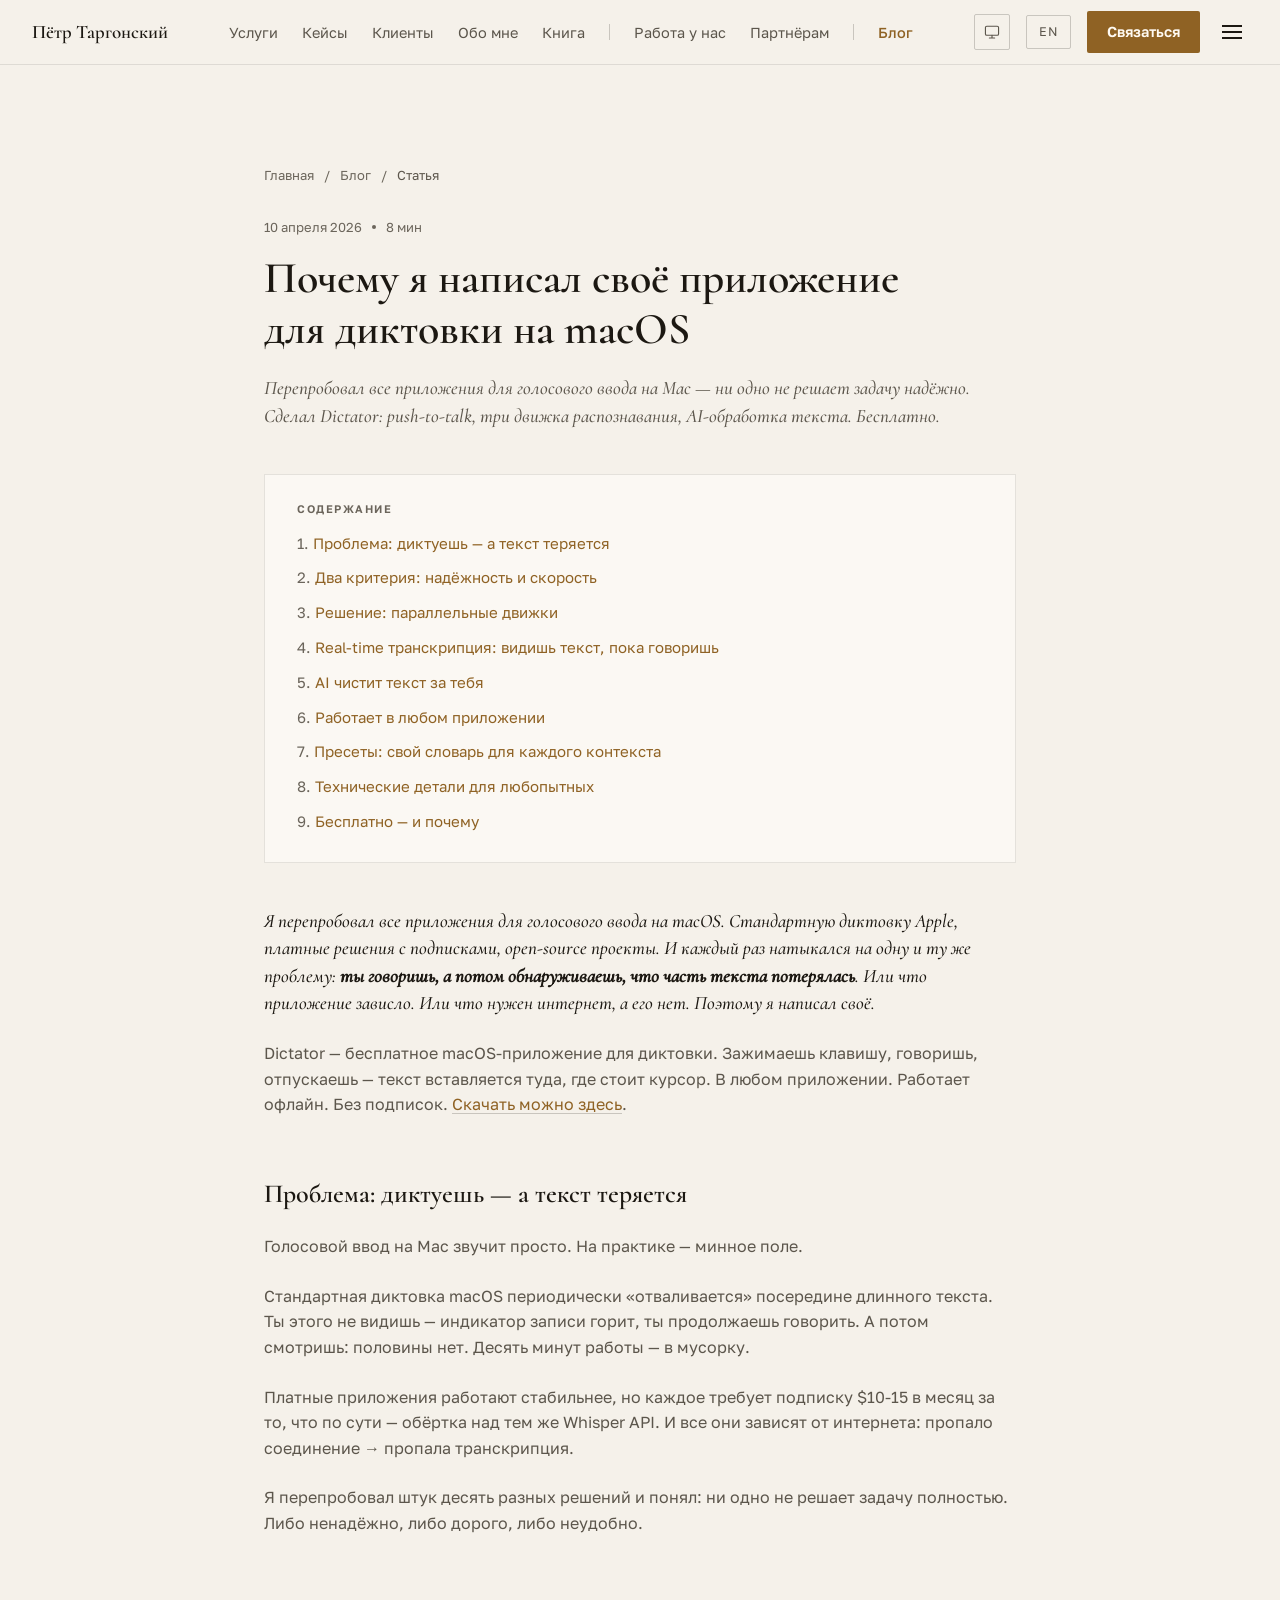
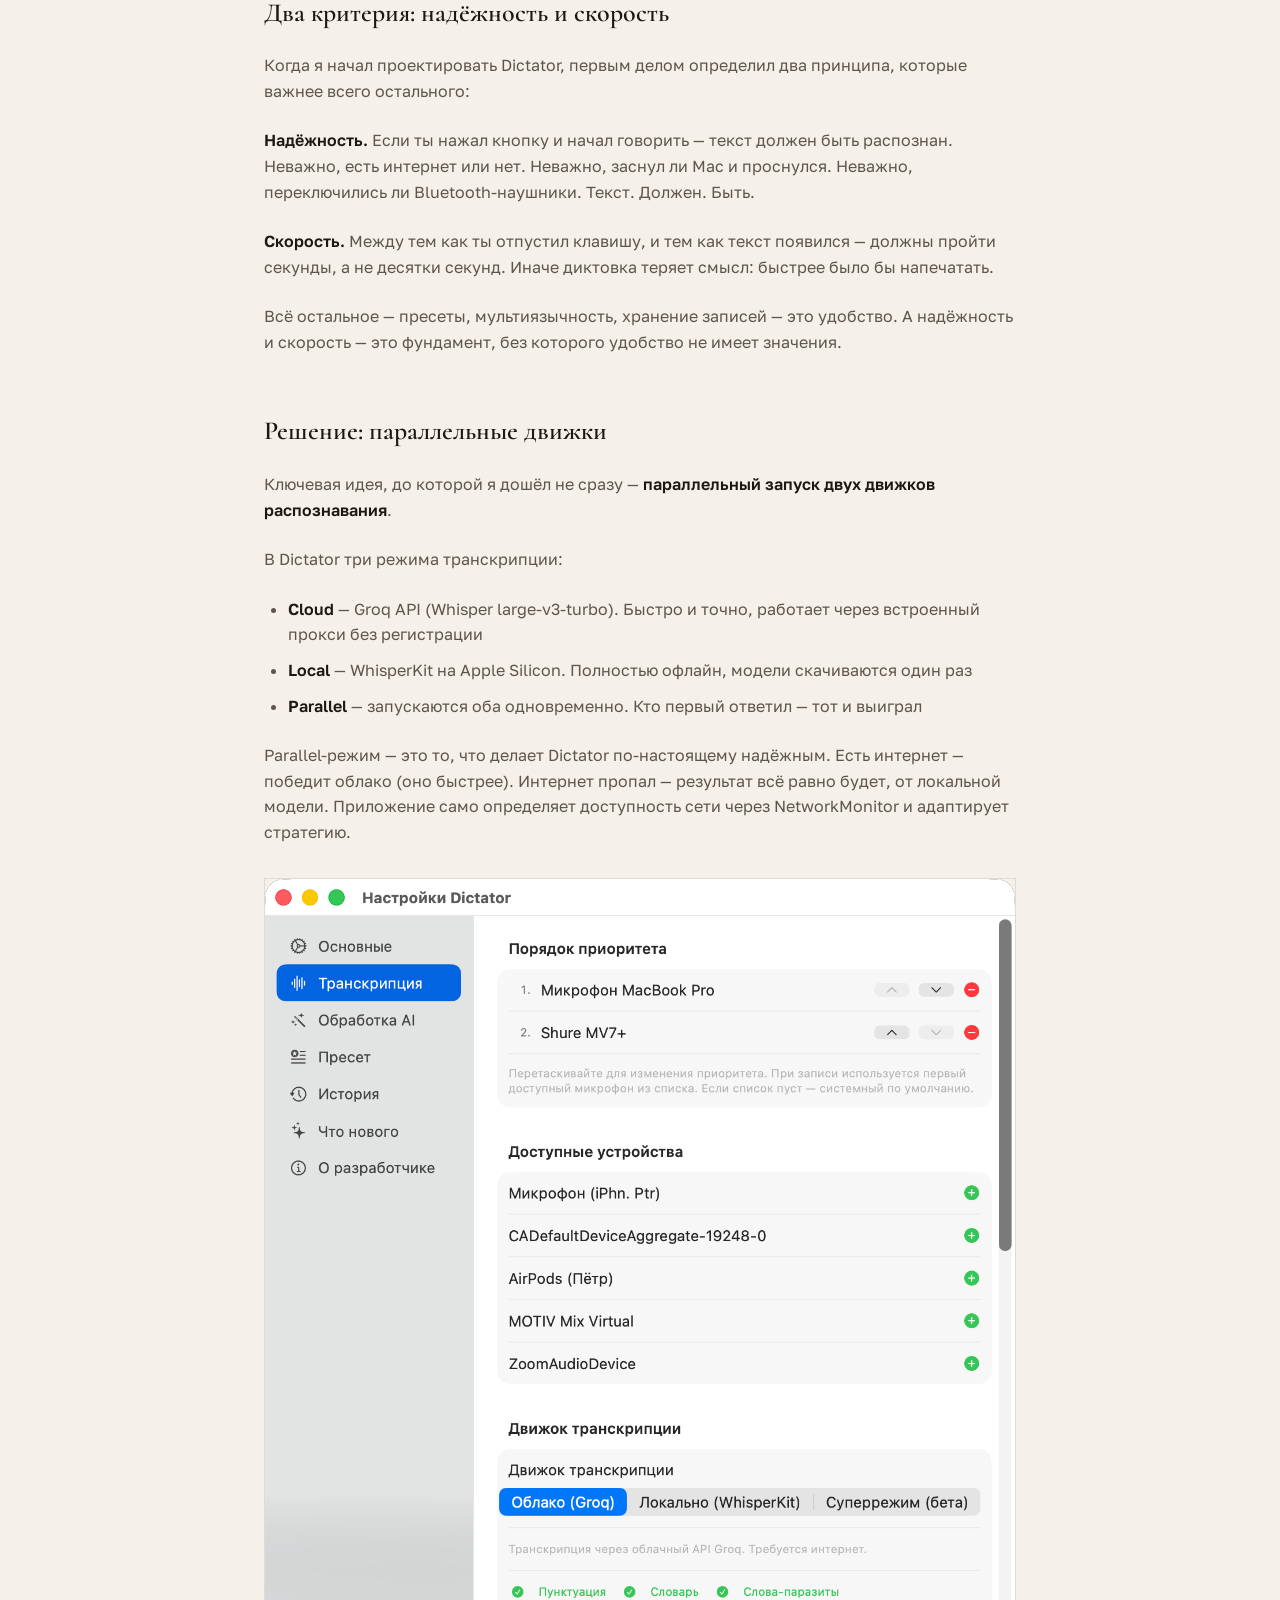
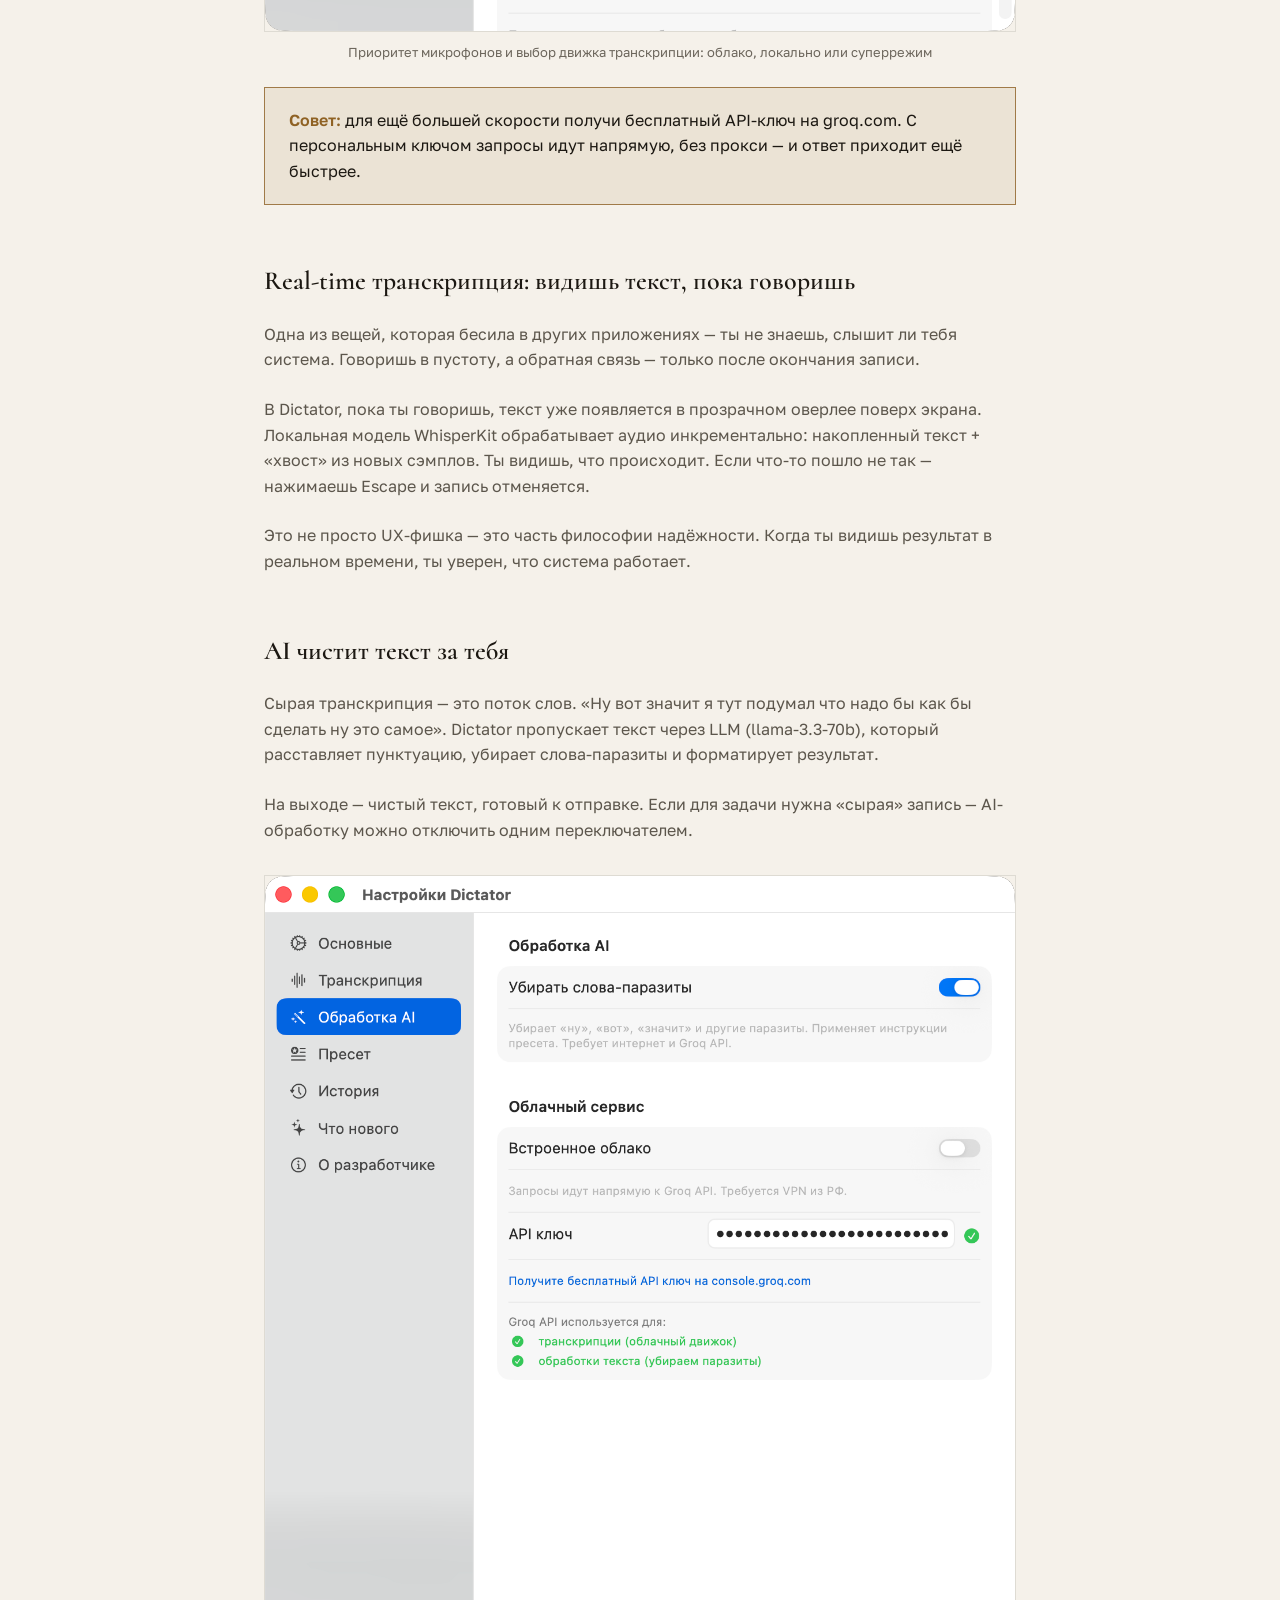
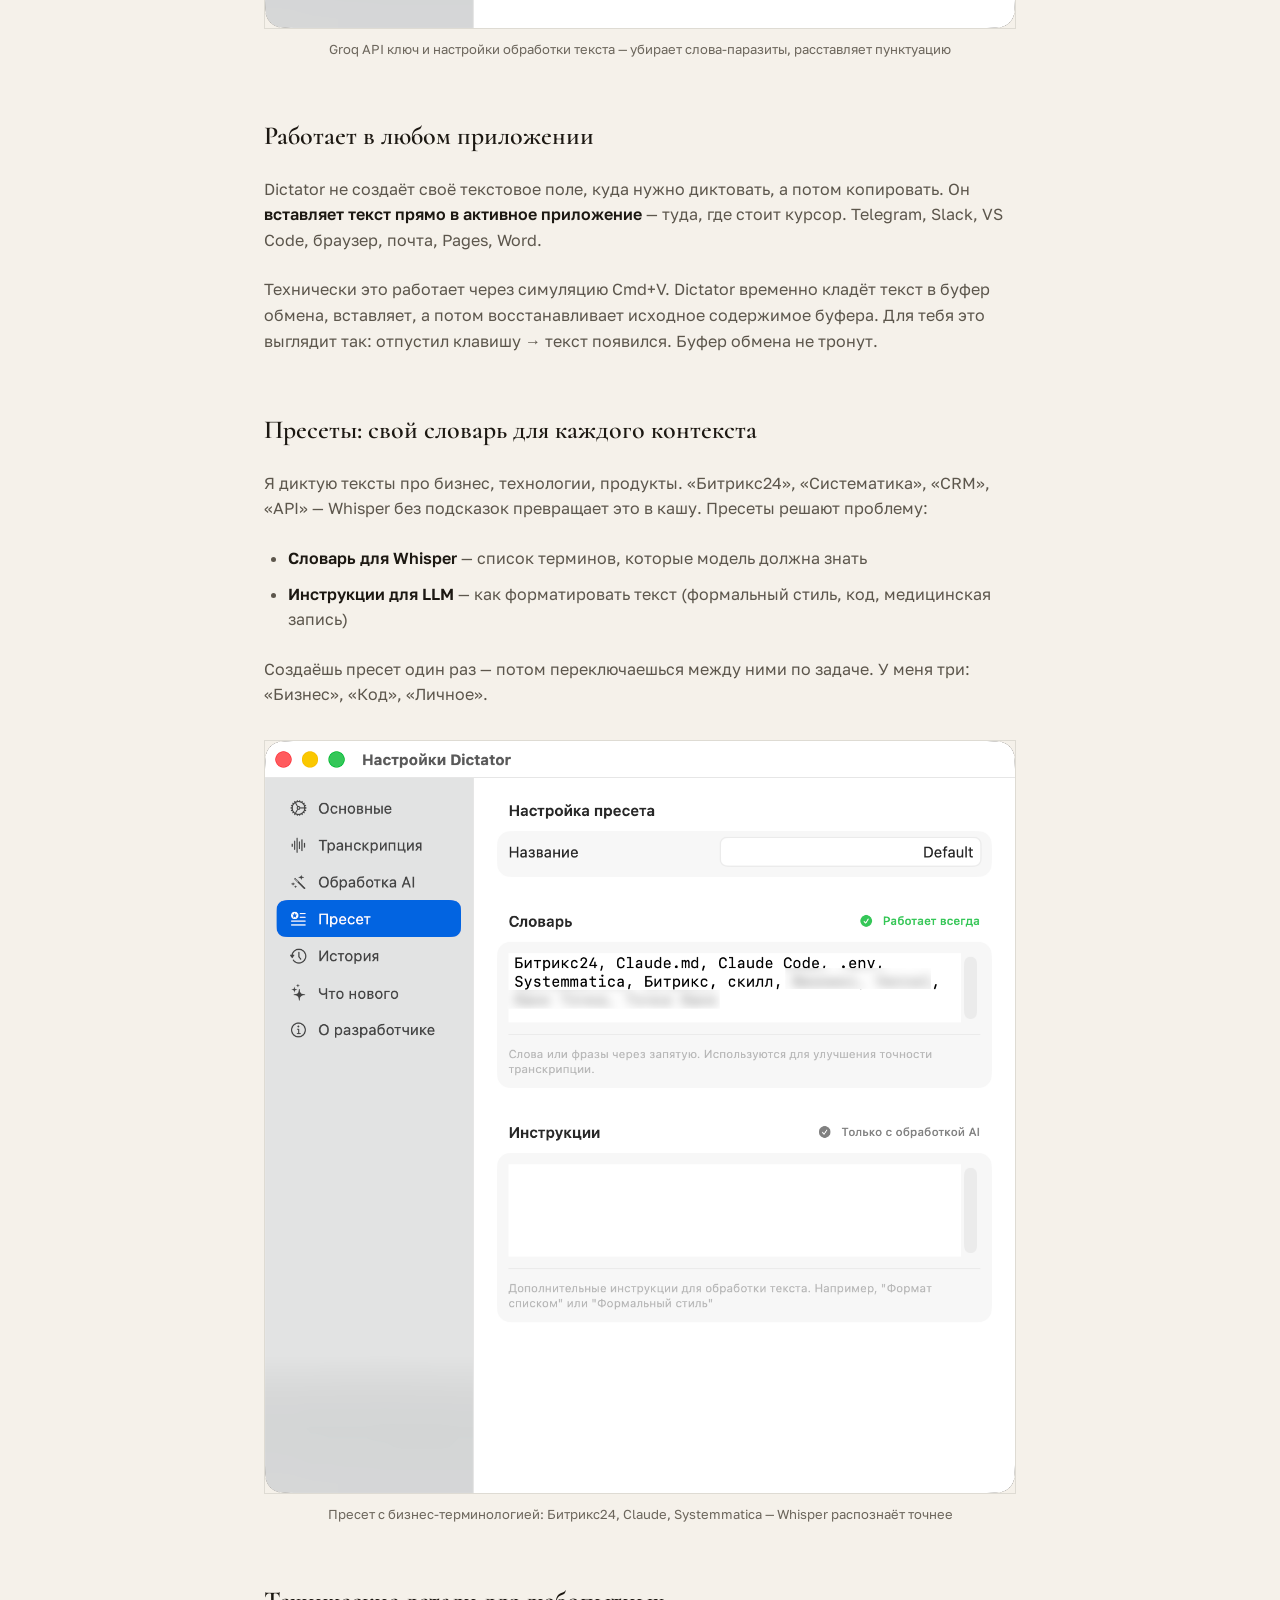
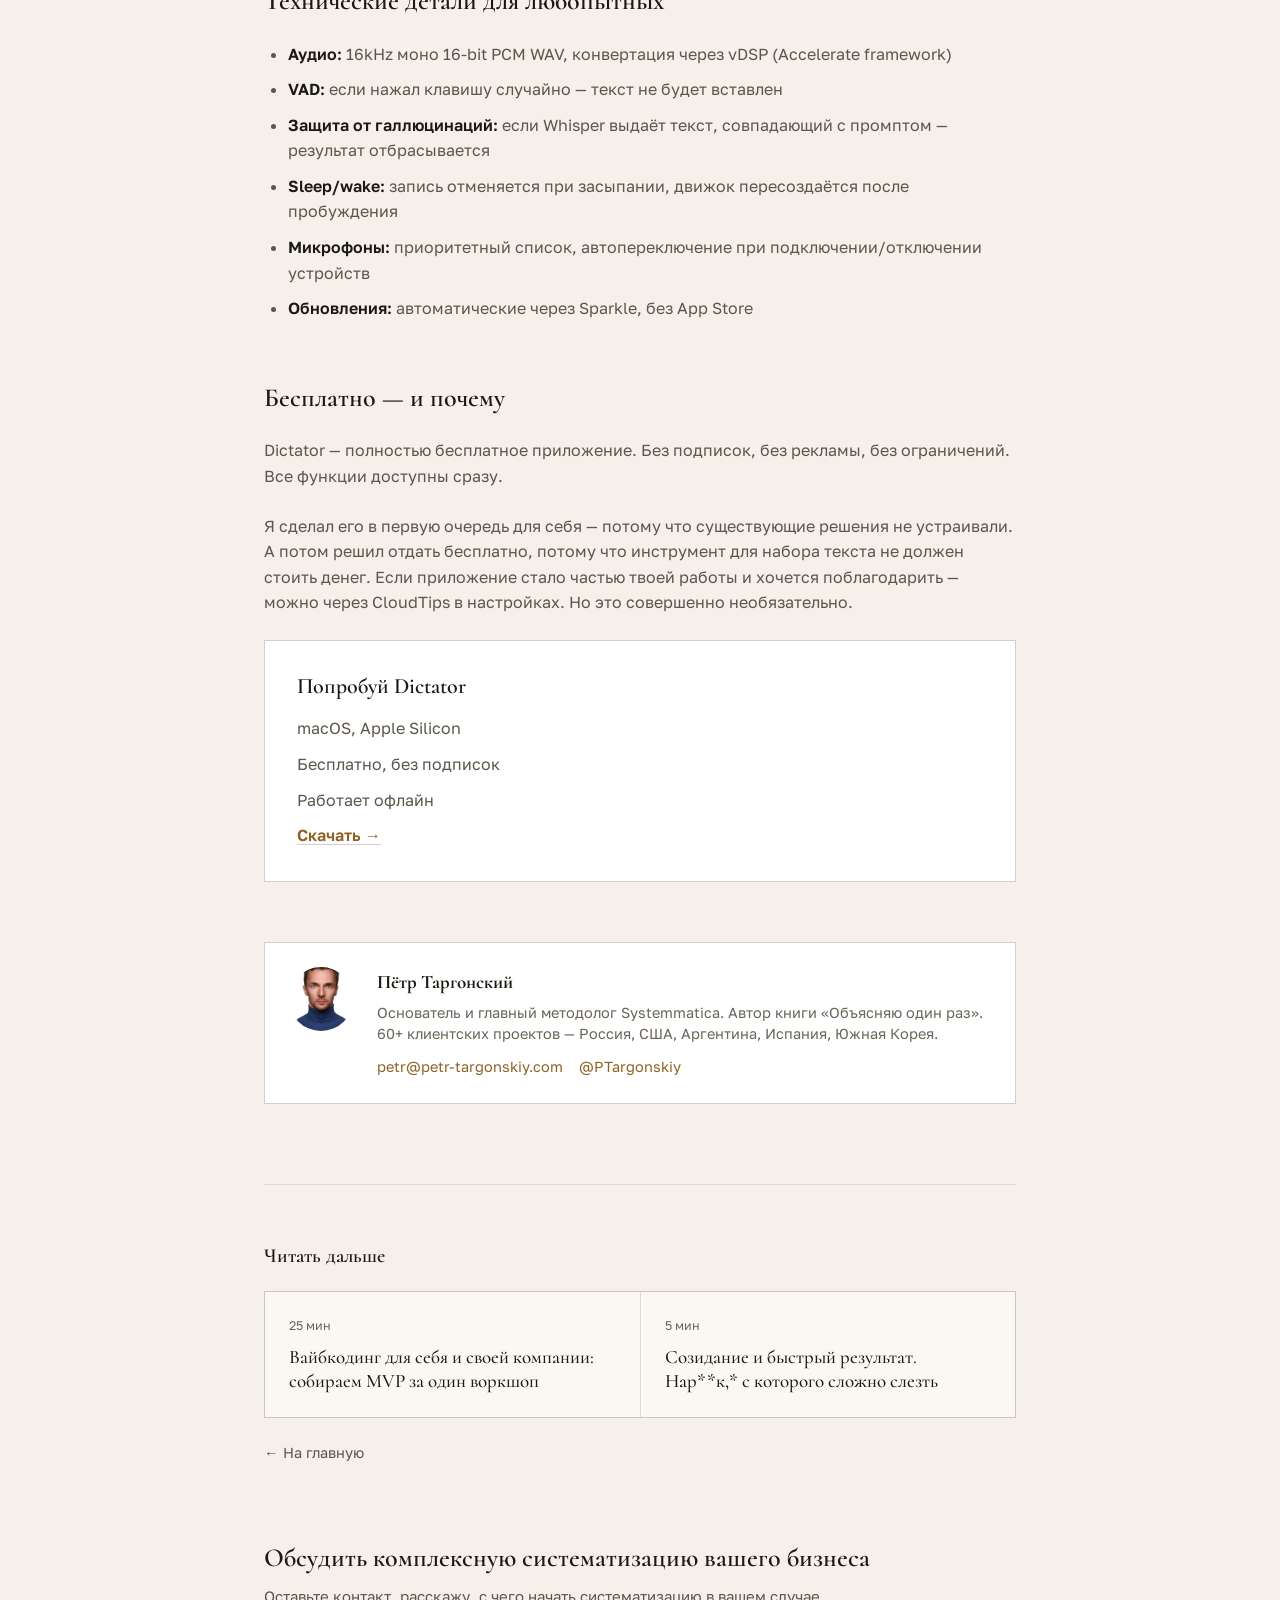
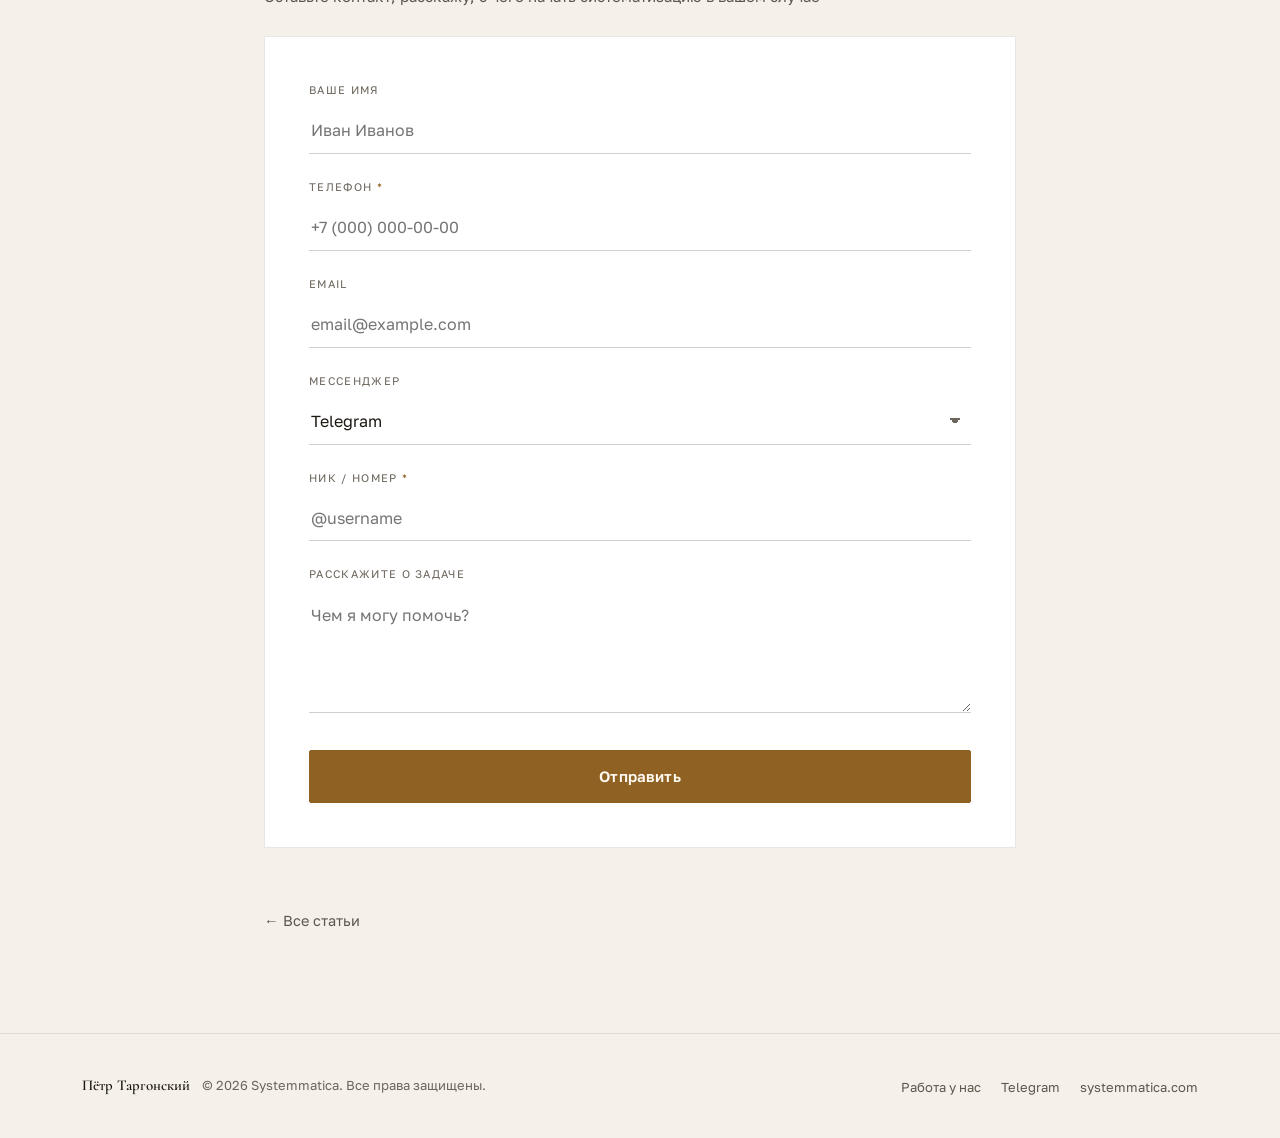
<file: ru/blog/dictator-diktovka-macos/index.html>
<!DOCTYPE html>
<html lang="ru">
<head>
<meta charset="UTF-8">
<meta name="viewport" content="width=device-width, initial-scale=1">
<script>(function(){var d=document.documentElement,c=null;try{c=localStorage.getItem("petr-theme");}catch(e){}if(c!=='light'&&c!=='dark'){c='system';}d.setAttribute('data-theme-choice',c);d.setAttribute('data-theme',c!=='system'?c:(window.matchMedia&&window.matchMedia('(prefers-color-scheme: light)').matches?'light':'dark'));})();</script>
<link rel="alternate" href="https://petr-targonskiy.com/ru/blog/dictator-diktovka-macos" hreflang="ru" />
<link rel="alternate" href="https://petr-targonskiy.com/en/blog/dictator-diktovka-macos" hreflang="en" />
<link rel="alternate" href="https://petr-targonskiy.com/ru/blog/dictator-diktovka-macos" hreflang="x-default" />
<script>
(function(m,e,t,r,i,k,a){
  m[i]=m[i]||function(){(m[i].a=m[i].a||[]).push(arguments)};
  m[i].l=1*new Date();
  for (var j = 0; j < document.scripts.length; j++) {if (document.scripts[j].src === r) { return; }}
  k=e.createElement(t),a=e.getElementsByTagName(t)[0],k.async=1,k.src=r,a.parentNode.insertBefore(k,a)
})(window, document, "script", "https://mc.yandex.ru/metrika/tag.js", "ym");

ym(55185025, "init", {
  clickmap: true,
  trackLinks: true,
  accurateTrackBounce: true,
  webvisor: true
});
</script>
    <link rel="icon" href="/wp-content/themes/petr-dark/media/favicon-32.png" type="image/png" sizes="32x32" />
<link rel="icon" href="/wp-content/themes/petr-dark/media/favicon-512.png" type="image/png" sizes="512x512" />
<link rel="apple-touch-icon" href="/wp-content/themes/petr-dark/media/apple-touch-icon.png" sizes="180x180" />

<!-- Search Engine Optimization by Rank Math - https://rankmath.com/ -->
<title>Почему я написал своё приложение для диктовки на macOS &mdash; Пётр Таргонский</title>
<meta name="description" content="Перепробовал все приложения для голосового ввода на Mac — ни одно не решает задачу надёжно. Сделал Dictator: push-to-talk, три движка распознавания, AI-обработка текста. Бесплатно."/>
<meta name="robots" content="index, follow, max-snippet:-1, max-video-preview:-1, max-image-preview:large"/>
<link rel="canonical" href="https://petr-targonskiy.com/ru/blog/dictator-diktovka-macos" />
<meta property="og:locale" content="ru_RU" />
<meta property="og:type" content="article" />
<meta property="og:title" content="Почему я написал своё приложение для диктовки на macOS" />
<meta property="og:description" content="Перепробовал все приложения для голосового ввода на Mac — ни одно не решает задачу надёжно. Сделал Dictator: push-to-talk, три движка распознавания, AI-обработка текста. Бесплатно." />
<meta property="og:url" content="https://petr-targonskiy.com/ru/blog/dictator-diktovka-macos" />
<meta property="og:site_name" content="Пётр Таргонский" />
<meta property="article:section" content="Uncategorized" />
<meta property="og:updated_time" content="2026-11-04T07:27:14+00:00" />
<meta property="og:image" content="https://petr-targonskiy.com/wp-content/uploads/2026/08/dictator-diktovka-macos.jpg" />
<meta property="og:image:width" content="1200" />
<meta property="og:image:height" content="640" />
<meta property="og:image:alt" content="Почему я написал своё приложение для диктовки на macOS" />
<meta property="og:image:type" content="image/jpeg" />
<meta property="article:published_time" content="2026-04-10T09:00:00+00:00" />
<meta property="article:modified_time" content="2026-11-04T07:27:14+00:00" />
<meta name="twitter:card" content="summary_large_image" />
<meta name="twitter:title" content="Почему я написал своё приложение для диктовки на macOS &mdash; Пётр Таргонский" />
<meta name="twitter:description" content="Перепробовал все приложения для голосового ввода на Mac — ни одно не решает задачу надёжно. Сделал Dictator: push-to-talk, три движка распознавания, AI-обработка текста. Бесплатно." />
<meta name="twitter:image" content="https://petr-targonskiy.com/wp-content/uploads/2026/08/dictator-diktovka-macos.jpg" />
<meta name="twitter:label1" content="Time to read" />
<meta name="twitter:data1" content="4 minutes" />
<script type="application/ld+json" class="rank-math-schema">{"@context":"https://schema.org","@graph":[{"@type":"Person","@id":"https://petr-targonskiy.com/#person","name":"\u041f\u0451\u0442\u0440 \u0422\u0430\u0440\u0433\u043e\u043d\u0441\u043a\u0438\u0439","url":"https://petr-targonskiy.com/ru","jobTitle":"\u041e\u0441\u043d\u043e\u0432\u0430\u0442\u0435\u043b\u044c Systemmatica \u00b7 \u041e\u043f\u0435\u0440\u0430\u0446\u0438\u043e\u043d\u043d\u044b\u0439 \u0434\u0438\u0440\u0435\u043a\u0442\u043e\u0440 \u0414\u0430\u0442\u0430\u0420\u0443 \u00b7 \u0410\u0432\u0442\u043e\u0440 \u043a\u043d\u0438\u0433\u0438 \u00b7 \u0421\u043f\u0438\u043a\u0435\u0440","image":"https://petr-targonskiy.com/wp-content/themes/petr-dark/media/portrait-presskit.webp","description":"\u0421\u0438\u0441\u0442\u0435\u043c\u0430\u0442\u0438\u0437\u0438\u0440\u0443\u044e \u0431\u0438\u0437\u043d\u0435\u0441: \u0418\u0418-\u0430\u0433\u0435\u043d\u0442\u044b, \u0431\u0430\u0437\u044b \u0437\u043d\u0430\u043d\u0438\u0439, \u0440\u0435\u0433\u043b\u0430\u043c\u0435\u043d\u0442\u044b, CRM, \u0434\u0430\u0448\u0431\u043e\u0440\u0434\u044b. 12 \u043b\u0435\u0442 \u043e\u043f\u044b\u0442\u0430, 60+ \u043f\u0440\u043e\u0435\u043a\u0442\u043e\u0432.","worksFor":{"@type":"Organization","name":"Systemmatica","url":"https://systemmatica.com"},"knowsAbout":["Business Systematization","Knowledge Management","Business Process Management","CRM Systems","AI for Business"],"sameAs":["https://t.me/PTargonskiy","https://systemmatica.com","https://t.me/petr_targonskiy","https://www.youtube.com/@petrtargonskiy","https://vc.ru/u/1166553-petr-targonskiy"]},{"@type":"WebSite","@id":"https://petr-targonskiy.com/#website","url":"https://petr-targonskiy.com","name":"\u041f\u0451\u0442\u0440 \u0422\u0430\u0440\u0433\u043e\u043d\u0441\u043a\u0438\u0439","publisher":{"@id":"https://petr-targonskiy.com/#person"},"inLanguage":"ru-RU"},{"@type":"ImageObject","@id":"https://petr-targonskiy.com/wp-content/uploads/2026/08/dictator-diktovka-macos.jpg","url":"https://petr-targonskiy.com/wp-content/uploads/2026/08/dictator-diktovka-macos.jpg","width":"1200","height":"640","inLanguage":"ru-RU"},{"@type":"WebPage","@id":"https://petr-targonskiy.com/ru/blog/dictator-diktovka-macos#webpage","url":"https://petr-targonskiy.com/ru/blog/dictator-diktovka-macos","name":"\u041f\u043e\u0447\u0435\u043c\u0443 \u044f \u043d\u0430\u043f\u0438\u0441\u0430\u043b \u0441\u0432\u043e\u0451 \u043f\u0440\u0438\u043b\u043e\u0436\u0435\u043d\u0438\u0435 \u0434\u043b\u044f \u0434\u0438\u043a\u0442\u043e\u0432\u043a\u0438 \u043d\u0430 macOS \u2014 \u041f\u0451\u0442\u0440 \u0422\u0430\u0440\u0433\u043e\u043d\u0441\u043a\u0438\u0439","datePublished":"2026-04-10T09:00:00+00:00","dateModified":"2026-11-04T07:27:14+00:00","isPartOf":{"@id":"https://petr-targonskiy.com/#website"},"primaryImageOfPage":{"@id":"https://petr-targonskiy.com/wp-content/uploads/2026/08/dictator-diktovka-macos.jpg"},"inLanguage":"ru-RU"},{"@type":"BlogPosting","headline":"\u041f\u043e\u0447\u0435\u043c\u0443 \u044f \u043d\u0430\u043f\u0438\u0441\u0430\u043b \u0441\u0432\u043e\u0451 \u043f\u0440\u0438\u043b\u043e\u0436\u0435\u043d\u0438\u0435 \u0434\u043b\u044f \u0434\u0438\u043a\u0442\u043e\u0432\u043a\u0438 \u043d\u0430 macOS \u2014 \u041f\u0451\u0442\u0440 \u0422\u0430\u0440\u0433\u043e\u043d\u0441\u043a\u0438\u0439","datePublished":"2026-04-10T09:00:00+00:00","dateModified":"2026-11-04T07:27:14+00:00","articleSection":"Uncategorized","author":{"@id":"https://petr-targonskiy.com/#person"},"publisher":{"@id":"https://petr-targonskiy.com/#person"},"description":"\u041f\u0435\u0440\u0435\u043f\u0440\u043e\u0431\u043e\u0432\u0430\u043b \u0432\u0441\u0435 \u043f\u0440\u0438\u043b\u043e\u0436\u0435\u043d\u0438\u044f \u0434\u043b\u044f \u0433\u043e\u043b\u043e\u0441\u043e\u0432\u043e\u0433\u043e \u0432\u0432\u043e\u0434\u0430 \u043d\u0430 Mac \u2014 \u043d\u0438 \u043e\u0434\u043d\u043e \u043d\u0435 \u0440\u0435\u0448\u0430\u0435\u0442 \u0437\u0430\u0434\u0430\u0447\u0443 \u043d\u0430\u0434\u0451\u0436\u043d\u043e. \u0421\u0434\u0435\u043b\u0430\u043b Dictator: push-to-talk, \u0442\u0440\u0438 \u0434\u0432\u0438\u0436\u043a\u0430 \u0440\u0430\u0441\u043f\u043e\u0437\u043d\u0430\u0432\u0430\u043d\u0438\u044f, AI-\u043e\u0431\u0440\u0430\u0431\u043e\u0442\u043a\u0430 \u0442\u0435\u043a\u0441\u0442\u0430. \u0411\u0435\u0441\u043f\u043b\u0430\u0442\u043d\u043e.","name":"\u041f\u043e\u0447\u0435\u043c\u0443 \u044f \u043d\u0430\u043f\u0438\u0441\u0430\u043b \u0441\u0432\u043e\u0451 \u043f\u0440\u0438\u043b\u043e\u0436\u0435\u043d\u0438\u0435 \u0434\u043b\u044f \u0434\u0438\u043a\u0442\u043e\u0432\u043a\u0438 \u043d\u0430 macOS \u2014 \u041f\u0451\u0442\u0440 \u0422\u0430\u0440\u0433\u043e\u043d\u0441\u043a\u0438\u0439","@id":"https://petr-targonskiy.com/ru/blog/dictator-diktovka-macos#richSnippet","isPartOf":{"@id":"https://petr-targonskiy.com/ru/blog/dictator-diktovka-macos#webpage"},"image":{"@id":"https://petr-targonskiy.com/wp-content/uploads/2026/08/dictator-diktovka-macos.jpg"},"inLanguage":"ru-RU","mainEntityOfPage":{"@id":"https://petr-targonskiy.com/ru/blog/dictator-diktovka-macos#webpage"}}]}</script>
<!-- /Rank Math WordPress SEO plugin -->

<link rel="alternate" type="application/rss+xml" title="Пётр Таргонский &raquo; Feed" href="https://petr-targonskiy.com/ru/feed" />
<link rel="alternate" type="application/rss+xml" title="Пётр Таргонский &raquo; Comments Feed" href="https://petr-targonskiy.com/ru/comments/feed" />
<link rel='stylesheet' id='wp-block-library-css' href='/wp-includes/css/dist/block-library/style.min.css?ver=6.6.2' media='all' />
<style id='classic-theme-styles-inline-css'>
/*! This file is auto-generated */
.wp-block-button__link{color:#fff;background-color:#32373c;border-radius:9999px;box-shadow:none;text-decoration:none;padding:calc(.667em + 2px) calc(1.333em + 2px);font-size:1.125em}.wp-block-file__button{background:#32373c;color:#fff;text-decoration:none}
</style>
<style id='global-styles-inline-css'>
:root{--wp--preset--aspect-ratio--square: 1;--wp--preset--aspect-ratio--4-3: 4/3;--wp--preset--aspect-ratio--3-4: 3/4;--wp--preset--aspect-ratio--3-2: 3/2;--wp--preset--aspect-ratio--2-3: 2/3;--wp--preset--aspect-ratio--16-9: 16/9;--wp--preset--aspect-ratio--9-16: 9/16;--wp--preset--color--black: #000000;--wp--preset--color--cyan-bluish-gray: #abb8c3;--wp--preset--color--white: #ffffff;--wp--preset--color--pale-pink: #f78da7;--wp--preset--color--vivid-red: #cf2e2e;--wp--preset--color--luminous-vivid-orange: #ff6900;--wp--preset--color--luminous-vivid-amber: #fcb900;--wp--preset--color--light-green-cyan: #7bdcb5;--wp--preset--color--vivid-green-cyan: #00d084;--wp--preset--color--pale-cyan-blue: #8ed1fc;--wp--preset--color--vivid-cyan-blue: #0693e3;--wp--preset--color--vivid-purple: #9b51e0;--wp--preset--gradient--vivid-cyan-blue-to-vivid-purple: linear-gradient(135deg,rgba(6,147,227,1) 0%,rgb(155,81,224) 100%);--wp--preset--gradient--light-green-cyan-to-vivid-green-cyan: linear-gradient(135deg,rgb(122,220,180) 0%,rgb(0,208,130) 100%);--wp--preset--gradient--luminous-vivid-amber-to-luminous-vivid-orange: linear-gradient(135deg,rgba(252,185,0,1) 0%,rgba(255,105,0,1) 100%);--wp--preset--gradient--luminous-vivid-orange-to-vivid-red: linear-gradient(135deg,rgba(255,105,0,1) 0%,rgb(207,46,46) 100%);--wp--preset--gradient--very-light-gray-to-cyan-bluish-gray: linear-gradient(135deg,rgb(238,238,238) 0%,rgb(169,184,195) 100%);--wp--preset--gradient--cool-to-warm-spectrum: linear-gradient(135deg,rgb(74,234,220) 0%,rgb(151,120,209) 20%,rgb(207,42,186) 40%,rgb(238,44,130) 60%,rgb(251,105,98) 80%,rgb(254,248,76) 100%);--wp--preset--gradient--blush-light-purple: linear-gradient(135deg,rgb(255,206,236) 0%,rgb(152,150,240) 100%);--wp--preset--gradient--blush-bordeaux: linear-gradient(135deg,rgb(254,205,165) 0%,rgb(254,45,45) 50%,rgb(107,0,62) 100%);--wp--preset--gradient--luminous-dusk: linear-gradient(135deg,rgb(255,203,112) 0%,rgb(199,81,192) 50%,rgb(65,88,208) 100%);--wp--preset--gradient--pale-ocean: linear-gradient(135deg,rgb(255,245,203) 0%,rgb(182,227,212) 50%,rgb(51,167,181) 100%);--wp--preset--gradient--electric-grass: linear-gradient(135deg,rgb(202,248,128) 0%,rgb(113,206,126) 100%);--wp--preset--gradient--midnight: linear-gradient(135deg,rgb(2,3,129) 0%,rgb(40,116,252) 100%);--wp--preset--font-size--small: 13px;--wp--preset--font-size--medium: 20px;--wp--preset--font-size--large: 36px;--wp--preset--font-size--x-large: 42px;--wp--preset--spacing--20: 0.44rem;--wp--preset--spacing--30: 0.67rem;--wp--preset--spacing--40: 1rem;--wp--preset--spacing--50: 1.5rem;--wp--preset--spacing--60: 2.25rem;--wp--preset--spacing--70: 3.38rem;--wp--preset--spacing--80: 5.06rem;--wp--preset--shadow--natural: 6px 6px 9px rgba(0, 0, 0, 0.2);--wp--preset--shadow--deep: 12px 12px 50px rgba(0, 0, 0, 0.4);--wp--preset--shadow--sharp: 6px 6px 0px rgba(0, 0, 0, 0.2);--wp--preset--shadow--outlined: 6px 6px 0px -3px rgba(255, 255, 255, 1), 6px 6px rgba(0, 0, 0, 1);--wp--preset--shadow--crisp: 6px 6px 0px rgba(0, 0, 0, 1);}:where(.is-layout-flex){gap: 0.5em;}:where(.is-layout-grid){gap: 0.5em;}body .is-layout-flex{display: flex;}.is-layout-flex{flex-wrap: wrap;align-items: center;}.is-layout-flex > :is(*, div){margin: 0;}body .is-layout-grid{display: grid;}.is-layout-grid > :is(*, div){margin: 0;}:where(.wp-block-columns.is-layout-flex){gap: 2em;}:where(.wp-block-columns.is-layout-grid){gap: 2em;}:where(.wp-block-post-template.is-layout-flex){gap: 1.25em;}:where(.wp-block-post-template.is-layout-grid){gap: 1.25em;}.has-black-color{color: var(--wp--preset--color--black) !important;}.has-cyan-bluish-gray-color{color: var(--wp--preset--color--cyan-bluish-gray) !important;}.has-white-color{color: var(--wp--preset--color--white) !important;}.has-pale-pink-color{color: var(--wp--preset--color--pale-pink) !important;}.has-vivid-red-color{color: var(--wp--preset--color--vivid-red) !important;}.has-luminous-vivid-orange-color{color: var(--wp--preset--color--luminous-vivid-orange) !important;}.has-luminous-vivid-amber-color{color: var(--wp--preset--color--luminous-vivid-amber) !important;}.has-light-green-cyan-color{color: var(--wp--preset--color--light-green-cyan) !important;}.has-vivid-green-cyan-color{color: var(--wp--preset--color--vivid-green-cyan) !important;}.has-pale-cyan-blue-color{color: var(--wp--preset--color--pale-cyan-blue) !important;}.has-vivid-cyan-blue-color{color: var(--wp--preset--color--vivid-cyan-blue) !important;}.has-vivid-purple-color{color: var(--wp--preset--color--vivid-purple) !important;}.has-black-background-color{background-color: var(--wp--preset--color--black) !important;}.has-cyan-bluish-gray-background-color{background-color: var(--wp--preset--color--cyan-bluish-gray) !important;}.has-white-background-color{background-color: var(--wp--preset--color--white) !important;}.has-pale-pink-background-color{background-color: var(--wp--preset--color--pale-pink) !important;}.has-vivid-red-background-color{background-color: var(--wp--preset--color--vivid-red) !important;}.has-luminous-vivid-orange-background-color{background-color: var(--wp--preset--color--luminous-vivid-orange) !important;}.has-luminous-vivid-amber-background-color{background-color: var(--wp--preset--color--luminous-vivid-amber) !important;}.has-light-green-cyan-background-color{background-color: var(--wp--preset--color--light-green-cyan) !important;}.has-vivid-green-cyan-background-color{background-color: var(--wp--preset--color--vivid-green-cyan) !important;}.has-pale-cyan-blue-background-color{background-color: var(--wp--preset--color--pale-cyan-blue) !important;}.has-vivid-cyan-blue-background-color{background-color: var(--wp--preset--color--vivid-cyan-blue) !important;}.has-vivid-purple-background-color{background-color: var(--wp--preset--color--vivid-purple) !important;}.has-black-border-color{border-color: var(--wp--preset--color--black) !important;}.has-cyan-bluish-gray-border-color{border-color: var(--wp--preset--color--cyan-bluish-gray) !important;}.has-white-border-color{border-color: var(--wp--preset--color--white) !important;}.has-pale-pink-border-color{border-color: var(--wp--preset--color--pale-pink) !important;}.has-vivid-red-border-color{border-color: var(--wp--preset--color--vivid-red) !important;}.has-luminous-vivid-orange-border-color{border-color: var(--wp--preset--color--luminous-vivid-orange) !important;}.has-luminous-vivid-amber-border-color{border-color: var(--wp--preset--color--luminous-vivid-amber) !important;}.has-light-green-cyan-border-color{border-color: var(--wp--preset--color--light-green-cyan) !important;}.has-vivid-green-cyan-border-color{border-color: var(--wp--preset--color--vivid-green-cyan) !important;}.has-pale-cyan-blue-border-color{border-color: var(--wp--preset--color--pale-cyan-blue) !important;}.has-vivid-cyan-blue-border-color{border-color: var(--wp--preset--color--vivid-cyan-blue) !important;}.has-vivid-purple-border-color{border-color: var(--wp--preset--color--vivid-purple) !important;}.has-vivid-cyan-blue-to-vivid-purple-gradient-background{background: var(--wp--preset--gradient--vivid-cyan-blue-to-vivid-purple) !important;}.has-light-green-cyan-to-vivid-green-cyan-gradient-background{background: var(--wp--preset--gradient--light-green-cyan-to-vivid-green-cyan) !important;}.has-luminous-vivid-amber-to-luminous-vivid-orange-gradient-background{background: var(--wp--preset--gradient--luminous-vivid-amber-to-luminous-vivid-orange) !important;}.has-luminous-vivid-orange-to-vivid-red-gradient-background{background: var(--wp--preset--gradient--luminous-vivid-orange-to-vivid-red) !important;}.has-very-light-gray-to-cyan-bluish-gray-gradient-background{background: var(--wp--preset--gradient--very-light-gray-to-cyan-bluish-gray) !important;}.has-cool-to-warm-spectrum-gradient-background{background: var(--wp--preset--gradient--cool-to-warm-spectrum) !important;}.has-blush-light-purple-gradient-background{background: var(--wp--preset--gradient--blush-light-purple) !important;}.has-blush-bordeaux-gradient-background{background: var(--wp--preset--gradient--blush-bordeaux) !important;}.has-luminous-dusk-gradient-background{background: var(--wp--preset--gradient--luminous-dusk) !important;}.has-pale-ocean-gradient-background{background: var(--wp--preset--gradient--pale-ocean) !important;}.has-electric-grass-gradient-background{background: var(--wp--preset--gradient--electric-grass) !important;}.has-midnight-gradient-background{background: var(--wp--preset--gradient--midnight) !important;}.has-small-font-size{font-size: var(--wp--preset--font-size--small) !important;}.has-medium-font-size{font-size: var(--wp--preset--font-size--medium) !important;}.has-large-font-size{font-size: var(--wp--preset--font-size--large) !important;}.has-x-large-font-size{font-size: var(--wp--preset--font-size--x-large) !important;}
:where(.wp-block-post-template.is-layout-flex){gap: 1.25em;}:where(.wp-block-post-template.is-layout-grid){gap: 1.25em;}
:where(.wp-block-columns.is-layout-flex){gap: 2em;}:where(.wp-block-columns.is-layout-grid){gap: 2em;}
:root :where(.wp-block-pullquote){font-size: 1.5em;line-height: 1.6;}
</style>
<link rel='stylesheet' id='petr-dark-tokens-css' href='/wp-content/themes/petr-dark/assets/css/tokens.css?ver=1793269576' media='all' />
<link rel='stylesheet' id='petr-dark-base-css' href='/wp-content/themes/petr-dark/assets/css/base.css?ver=1791030432' media='all' />
<link rel='stylesheet' id='petr-dark-article-css' href='/wp-content/themes/petr-dark/assets/css/blocks/article.css?ver=1791021180' media='all' />
<link rel='stylesheet' id='petr-dark-section-contact-css' href='/wp-content/themes/petr-dark/assets/css/sections/contact.css?ver=1790579859' media='all' />
<link rel="https://api.w.org/" href="/wp-json/" /><link rel="alternate" title="JSON" type="application/json" href="https://petr-targonskiy.com/wp-json/wp/v2/posts/39" />
<link rel='shortlink' href='/?p=39' />
<link rel="icon" href="/wp-content/themes/petr-dark/media/favicon-512.png" sizes="32x32" />
<link rel="icon" href="/wp-content/themes/petr-dark/media/favicon-512.png" sizes="192x192" />
<link rel="apple-touch-icon" href="/wp-content/themes/petr-dark/media/favicon-512.png" />
<meta name="msapplication-TileImage" content="/wp-content/themes/petr-dark/media/favicon-512.png" />
</head>
<body class="post-template-default single single-post postid-39 single-format-standard wp-embed-responsive">
<noscript><div><img src="https://mc.yandex.ru/watch/55185025" style="position:absolute; left:-9999px;" alt="" /></div></noscript>
    
<a class="skip-link screen-reader-text" href="#main">Перейти к содержимому</a>

<header class="site-header">
  <div class="site-header__inner container">
    <a class="site-header__logo" href="/ru">
      Пётр Таргонский    </a>

    <input type="checkbox" id="site-nav-toggle" class="site-header__toggle-input">

    <nav class="site-header__nav" aria-label="Основная навигация">
      <ul class="site-header__menu">
                <li data-nav-drop="6">
          <a href="/ru#services">Услуги</a>
        </li>
                <li>
          <a href="/ru#dataru">Кейсы</a>
        </li>
                <li data-nav-drop="5">
          <a href="/ru#industries">Клиенты</a>
        </li>
                <li data-nav-drop="4">
          <a href="/ru#about">Обо мне</a>
        </li>
                <li data-nav-drop="3">
          <a href="/ru#book">Книга</a>
        </li>
                <li data-nav-drop="2">
          <a href="/ru#publications">Публикации</a>
        </li>
                <li data-nav-drop="1">
          <a href="/ru#podcasts">Подкасты</a>
        </li>
                        <li class="site-header__menu-sep" aria-hidden="true"></li>
                <li>
          <a href="/ru/vacancies">Работа у нас</a>
        </li>
                <li>
          <a href="/ru/partners">Партнёрам</a>
        </li>
                        <li class="site-header__menu-sep" aria-hidden="true"></li>
        <li>
          <a href="/ru/blog" class="site-header__link-accent">
            Блог          </a>
        </li>
      </ul>
    </nav>

    <div class="site-header__actions">
            <div class="theme-switch" data-theme-switch data-title="Тема"><button type="button" class="theme-switch__button" aria-haspopup="true" aria-expanded="false" aria-controls="theme-switch-menu" aria-label="Тема" title="Тема"><svg class="theme-switch__icon theme-switch__icon--system" viewBox="0 0 24 24" fill="none" stroke="currentColor" stroke-linecap="round" stroke-linejoin="round" aria-hidden="true" focusable="false"><rect x="3.25" y="4.25" width="17.5" height="12" rx="1.75"/><path d="M8.5 20h7M12 16.25V20"/></svg><svg class="theme-switch__icon theme-switch__icon--light" viewBox="0 0 24 24" fill="none" stroke="currentColor" stroke-linecap="round" stroke-linejoin="round" aria-hidden="true" focusable="false"><circle cx="12" cy="12" r="4"/><path d="M12 2.75v1.75M12 19.5v1.75M4.4 4.4l1.25 1.25M18.35 18.35l1.25 1.25M2.75 12H4.5M19.5 12h1.75M4.4 19.6l1.25-1.25M18.35 5.65l1.25-1.25"/></svg><svg class="theme-switch__icon theme-switch__icon--dark" viewBox="0 0 24 24" fill="none" stroke="currentColor" stroke-linecap="round" stroke-linejoin="round" aria-hidden="true" focusable="false"><path d="M20.25 14.1A8.25 8.25 0 1 1 9.9 3.75a6.5 6.5 0 0 0 10.35 10.35z"/></svg></button><ul class="theme-switch__menu" id="theme-switch-menu" role="menu" aria-label="Тема" hidden><li role="none"><button type="button" role="menuitemradio" class="theme-switch__option" data-theme-option="system" aria-checked="false"><svg class="theme-switch__option-icon" viewBox="0 0 24 24" fill="none" stroke="currentColor" stroke-linecap="round" stroke-linejoin="round" aria-hidden="true" focusable="false"><rect x="3.25" y="4.25" width="17.5" height="12" rx="1.75"/><path d="M8.5 20h7M12 16.25V20"/></svg><span>Системная</span><svg class="theme-switch__check" viewBox="0 0 24 24" fill="none" stroke="currentColor" stroke-linecap="round" stroke-linejoin="round" aria-hidden="true" focusable="false"><path d="M5 12.5l4.25 4.25L19 7"/></svg></button></li><li role="none"><button type="button" role="menuitemradio" class="theme-switch__option" data-theme-option="light" aria-checked="false"><svg class="theme-switch__option-icon" viewBox="0 0 24 24" fill="none" stroke="currentColor" stroke-linecap="round" stroke-linejoin="round" aria-hidden="true" focusable="false"><circle cx="12" cy="12" r="4"/><path d="M12 2.75v1.75M12 19.5v1.75M4.4 4.4l1.25 1.25M18.35 18.35l1.25 1.25M2.75 12H4.5M19.5 12h1.75M4.4 19.6l1.25-1.25M18.35 5.65l1.25-1.25"/></svg><span>Светлая</span><svg class="theme-switch__check" viewBox="0 0 24 24" fill="none" stroke="currentColor" stroke-linecap="round" stroke-linejoin="round" aria-hidden="true" focusable="false"><path d="M5 12.5l4.25 4.25L19 7"/></svg></button></li><li role="none"><button type="button" role="menuitemradio" class="theme-switch__option" data-theme-option="dark" aria-checked="false"><svg class="theme-switch__option-icon" viewBox="0 0 24 24" fill="none" stroke="currentColor" stroke-linecap="round" stroke-linejoin="round" aria-hidden="true" focusable="false"><path d="M20.25 14.1A8.25 8.25 0 1 1 9.9 3.75a6.5 6.5 0 0 0 10.35 10.35z"/></svg><span>Тёмная</span><svg class="theme-switch__check" viewBox="0 0 24 24" fill="none" stroke="currentColor" stroke-linecap="round" stroke-linejoin="round" aria-hidden="true" focusable="false"><path d="M5 12.5l4.25 4.25L19 7"/></svg></button></li></ul></div>      <a class="site-header__lang" href="/en/blog/dictator-diktovka-macos" hreflang="en">
        EN      </a>
      <a class="site-header__cta" href="/ru#contact">
        Связаться      </a>
      <label for="site-nav-toggle" class="site-header__burger" aria-label="Меню">
        <span></span><span></span><span></span>
      </label>
    </div>
  </div>
</header>
<script>(function(){var d=document.documentElement,h=document.querySelector('.site-header__inner');if(!h){return;}var t=document.getElementById('site-nav-toggle'),drop=[].slice.call(h.querySelectorAll('[data-nav-drop]')).sort(function(a,b){return a.getAttribute('data-nav-drop')-b.getAttribute('data-nav-drop');});function over(){return h.scrollWidth>h.clientWidth+1;}window.petrNavFit=function(){if(t&&t.checked){return;}d.classList.remove('nav-compact','nav-partial');drop.forEach(function(li){li.classList.remove('is-nav-dropped');});if(!over()){return;}d.classList.add('nav-partial');for(var i=0;i<drop.length;i++){drop[i].classList.add('is-nav-dropped');if(!over()){return;}}d.classList.remove('nav-partial');drop.forEach(function(li){li.classList.remove('is-nav-dropped');});d.classList.add('nav-compact');};window.petrNavFit();})();</script>
    <main id="main">
      <article class="container section-pad article">

        <nav class="article__breadcrumb" aria-label="Хлебные крошки">
          <a href="/ru">Главная</a>
          <span aria-hidden="true">/</span>
          <a href="/ru/blog">Блог</a>
          <span aria-hidden="true">/</span>
          <span aria-current="page">Статья</span>
        </nav>

        <header class="article__header">
          <div class="article__meta">
            <time datetime="2026-04-10T09:00:00+00:00">10 апреля 2026</time>
                          <span class="article__meta-sep" aria-hidden="true"></span>
              <span>8 мин</span>
                      </div>
          <h1 class="article__title">Почему я написал своё приложение для диктовки на macOS</h1>
                      <p class="article__description">Перепробовал все приложения для голосового ввода на Mac — ни одно не решает задачу надёжно. Сделал Dictator: push-to-talk, три движка распознавания, AI-обработка текста. Бесплатно.</p>
                  </header>

                  <nav class="article__toc" aria-label="Содержание">
            <h2 class="article__toc-title">Содержание</h2>
            <ol class="article__toc-list">
                              <li><a href="#problem">Проблема: диктуешь — а текст теряется</a></li>
                              <li><a href="#criteria">Два критерия: надёжность и скорость</a></li>
                              <li><a href="#parallel">Решение: параллельные движки</a></li>
                              <li><a href="#realtime">Real-time транскрипция: видишь текст, пока говоришь</a></li>
                              <li><a href="#ai-cleanup">AI чистит текст за тебя</a></li>
                              <li><a href="#everywhere">Работает в любом приложении</a></li>
                              <li><a href="#presets">Пресеты: свой словарь для каждого контекста</a></li>
                              <li><a href="#details">Технические детали для любопытных</a></li>
                              <li><a href="#free">Бесплатно — и почему</a></li>
                          </ol>
          </nav>
        
        
        <div class="article__body">
          <p class="lead">Я перепробовал все приложения для голосового ввода на macOS. Стандартную диктовку Apple, платные решения с подписками, open-source проекты. И каждый раз натыкался на одну и ту же проблему: <strong>ты говоришь, а потом обнаруживаешь, что часть текста потерялась</strong>. Или что приложение зависло. Или что нужен интернет, а его нет. Поэтому я написал своё.</p>

<p>Dictator — бесплатное macOS-приложение для диктовки. Зажимаешь клавишу, говоришь, отпускаешь — текст вставляется туда, где стоит курсор. В любом приложении. Работает офлайн. Без подписок. <a href="https://systemmatica.com/apps/dictator/?utm_source=petr-targonskiy.com&amp;utm_medium=blog&amp;utm_campaign=dictator" target="_blank" rel="noopener">Скачать можно здесь</a>.</p>

<h2 id="problem">Проблема: диктуешь — а текст теряется</h2>

<p>Голосовой ввод на Mac звучит просто. На практике — минное поле.</p>

<p>Стандартная диктовка macOS периодически «отваливается» посередине длинного текста. Ты этого не видишь — индикатор записи горит, ты продолжаешь говорить. А потом смотришь: половины нет. Десять минут работы — в мусорку.</p>

<p>Платные приложения работают стабильнее, но каждое требует подписку $10-15 в месяц за то, что по сути — обёртка над тем же Whisper API. И все они зависят от интернета: пропало соединение → пропала транскрипция.</p>

<p>Я перепробовал штук десять разных решений и понял: ни одно не решает задачу полностью. Либо ненадёжно, либо дорого, либо неудобно.</p>

<h2 id="criteria">Два критерия: надёжность и скорость</h2>

<p>Когда я начал проектировать Dictator, первым делом определил два принципа, которые важнее всего остального:</p>

<p><strong>Надёжность.</strong> Если ты нажал кнопку и начал говорить — текст должен быть распознан. Неважно, есть интернет или нет. Неважно, заснул ли Mac и проснулся. Неважно, переключились ли Bluetooth-наушники. Текст. Должен. Быть.</p>

<p><strong>Скорость.</strong> Между тем как ты отпустил клавишу, и тем как текст появился — должны пройти секунды, а не десятки секунд. Иначе диктовка теряет смысл: быстрее было бы напечатать.</p>

<p>Всё остальное — пресеты, мультиязычность, хранение записей — это удобство. А надёжность и скорость — это фундамент, без которого удобство не имеет значения.</p>

<h2 id="parallel">Решение: параллельные движки</h2>

<p>Ключевая идея, до которой я дошёл не сразу — <strong>параллельный запуск двух движков распознавания</strong>.</p>

<p>В Dictator три режима транскрипции:</p>

<ul>
  <li><strong>Cloud</strong> — Groq API (Whisper large-v3-turbo). Быстро и точно, работает через встроенный прокси без регистрации</li>
  <li><strong>Local</strong> — WhisperKit на Apple Silicon. Полностью офлайн, модели скачиваются один раз</li>
  <li><strong>Parallel</strong> — запускаются оба одновременно. Кто первый ответил — тот и выиграл</li>
</ul>

<p>Parallel-режим — это то, что делает Dictator по-настоящему надёжным. Есть интернет — победит облако (оно быстрее). Интернет пропал — результат всё равно будет, от локальной модели. Приложение само определяет доступность сети через NetworkMonitor и адаптирует стратегию.</p>

<figure>
  <img decoding="async" src="/wp-content/themes/petr-dark/media/blog/dictator-transcription.png" alt="Настройки транскрипции Dictator — выбор движка и приоритет микрофонов" loading="lazy" />
  <figcaption>Приоритет микрофонов и выбор движка транскрипции: облако, локально или суперрежим</figcaption>
</figure>

<p class="warning"><strong>Совет:</strong> для ещё большей скорости получи бесплатный API-ключ на groq.com. С персональным ключом запросы идут напрямую, без прокси — и ответ приходит ещё быстрее.</p>

<h2 id="realtime">Real-time транскрипция: видишь текст, пока говоришь</h2>

<p>Одна из вещей, которая бесила в других приложениях — ты не знаешь, слышит ли тебя система. Говоришь в пустоту, а обратная связь — только после окончания записи.</p>

<p>В Dictator, пока ты говоришь, текст уже появляется в прозрачном оверлее поверх экрана. Локальная модель WhisperKit обрабатывает аудио инкрементально: накопленный текст + «хвост» из новых сэмплов. Ты видишь, что происходит. Если что-то пошло не так — нажимаешь Escape и запись отменяется.</p>

<p>Это не просто UX-фишка — это часть философии надёжности. Когда ты видишь результат в реальном времени, ты уверен, что система работает.</p>

<h2 id="ai-cleanup">AI чистит текст за тебя</h2>

<p>Сырая транскрипция — это поток слов. «Ну вот значит я тут подумал что надо бы как бы сделать ну это самое». Dictator пропускает текст через LLM (llama-3.3-70b), который расставляет пунктуацию, убирает слова-паразиты и форматирует результат.</p>

<p>На выходе — чистый текст, готовый к отправке. Если для задачи нужна «сырая» запись — AI-обработку можно отключить одним переключателем.</p>

<figure>
  <img decoding="async" src="/wp-content/themes/petr-dark/media/blog/dictator-ai.png" alt="Настройки AI-обработки Dictator — Groq API ключ" loading="lazy" />
  <figcaption>Groq API ключ и настройки обработки текста — убирает слова-паразиты, расставляет пунктуацию</figcaption>
</figure>

<h2 id="everywhere">Работает в любом приложении</h2>

<p>Dictator не создаёт своё текстовое поле, куда нужно диктовать, а потом копировать. Он <strong>вставляет текст прямо в активное приложение</strong> — туда, где стоит курсор. Telegram, Slack, VS Code, браузер, почта, Pages, Word.</p>

<p>Технически это работает через симуляцию Cmd+V. Dictator временно кладёт текст в буфер обмена, вставляет, а потом восстанавливает исходное содержимое буфера. Для тебя это выглядит так: отпустил клавишу → текст появился. Буфер обмена не тронут.</p>

<h2 id="presets">Пресеты: свой словарь для каждого контекста</h2>

<p>Я диктую тексты про бизнес, технологии, продукты. «Битрикс24», «Систематика», «CRM», «API» — Whisper без подсказок превращает это в кашу. Пресеты решают проблему:</p>

<ul>
  <li><strong>Словарь для Whisper</strong> — список терминов, которые модель должна знать</li>
  <li><strong>Инструкции для LLM</strong> — как форматировать текст (формальный стиль, код, медицинская запись)</li>
</ul>

<p>Создаёшь пресет один раз — потом переключаешься между ними по задаче. У меня три: «Бизнес», «Код», «Личное».</p>

<figure>
  <img decoding="async" src="/wp-content/themes/petr-dark/media/blog/dictator-preset.png" alt="Настройка пресета Dictator — словарь терминов и инструкции" loading="lazy" />
  <figcaption>Пресет с бизнес-терминологией: Битрикс24, Claude, Systemmatica — Whisper распознаёт точнее</figcaption>
</figure>

<h2 id="details">Технические детали для любопытных</h2>

<ul>
  <li><strong>Аудио:</strong> 16kHz моно 16-bit PCM WAV, конвертация через vDSP (Accelerate framework)</li>
  <li><strong>VAD:</strong> если нажал клавишу случайно — текст не будет вставлен</li>
  <li><strong>Защита от галлюцинаций:</strong> если Whisper выдаёт текст, совпадающий с промптом — результат отбрасывается</li>
  <li><strong>Sleep/wake:</strong> запись отменяется при засыпании, движок пересоздаётся после пробуждения</li>
  <li><strong>Микрофоны:</strong> приоритетный список, автопереключение при подключении/отключении устройств</li>
  <li><strong>Обновления:</strong> автоматические через Sparkle, без App Store</li>
</ul>

<h2 id="free">Бесплатно — и почему</h2>

<p>Dictator — полностью бесплатное приложение. Без подписок, без рекламы, без ограничений. Все функции доступны сразу.</p>

<p>Я сделал его в первую очередь для себя — потому что существующие решения не устраивали. А потом решил отдать бесплатно, потому что инструмент для набора текста не должен стоить денег. Если приложение стало частью твоей работы и хочется поблагодарить — можно через CloudTips в настройках. Но это совершенно необязательно.</p>

<div class="cta-block">
<h3>Попробуй Dictator</h3>
<ul>
  <li>macOS, Apple Silicon</li>
  <li>Бесплатно, без подписок</li>
  <li>Работает офлайн</li>
  <li><a href="https://systemmatica.com/apps/dictator/?utm_source=petr-targonskiy.com&amp;utm_medium=blog&amp;utm_campaign=dictator" target="_blank" rel="noopener">Скачать →</a></li>
</ul>
</div>
        </div>

                  <aside class="article__author" aria-label="Пётр Таргонский">
                          <img
                class="article__author-photo"
                src="/wp-content/themes/petr-dark/media/photo.png" srcset="/wp-content/themes/petr-dark/media/photo-160w.webp 160w, /wp-content/themes/petr-dark/media/photo-400w.webp 400w, /wp-content/themes/petr-dark/media/photo.png 600w" sizes="96px"                alt="Пётр Таргонский"
                width="64"
                height="64"
                loading="lazy"
                decoding="async"
              >
                        <div class="article__author-info">
                              <p class="article__author-name">Пётр Таргонский</p>
                                            <p class="article__author-bio">Основатель и главный методолог Systemmatica. Автор книги «Объясняю один раз». 60+ клиентских проектов — Россия, США, Аргентина, Испания, Южная Корея.</p>
                                            <div class="article__author-links">
                                      <a href="mailto:petr@petr-targonskiy.com">petr@petr-targonskiy.com</a>
                                                        <a href="https://t.me/PTargonskiy" target="_blank" rel="noopener noreferrer">@PTargonskiy</a>
                                  </div>
                          </div>
          </aside>
        
                  <nav class="article__related" aria-label="Читать дальше">
            <h2 class="article__related-title">Читать дальше</h2>
            <div class="article__related-list">
                              <a class="article__related-card" href="/ru/blog/vajbkoding-mvp-v-pryamom-efire">
                  <span class="article__related-meta">25 мин</span>
                  <span class="article__related-card-title">Вайбкодинг для себя и своей компании: собираем MVP за один воркшоп</span>
                </a>
                              <a class="article__related-card" href="/ru/blog/sozidanie-i-bystryy-rezultat">
                  <span class="article__related-meta">5 мин</span>
                  <span class="article__related-card-title">Созидание и быстрый результат. Нар**к,* с которого сложно слезть</span>
                </a>
                          </div>
            <a class="article__back-home" href="/ru">
              &larr; На главную            </a>
          </nav>
        
                  <section class="article__contact" aria-labelledby="article-contact-title">
            <h2 id="article-contact-title" class="article__contact-title">Обсудить комплексную систематизацию вашего бизнеса</h2>
            <p class="article__contact-subtitle">Оставьте контакт, расскажу, с чего начать систематизацию в вашем случае</p>
                <form
      class="section-contact__form"
      method="post"
      novalidate
      data-petr-contact-form
      data-form-source="blog"
      data-metrica-goal="contact_form_submit"    >
      <p class="section-contact__form-status section-contact__form-status--success" data-role="form-success" role="status" hidden>
        Сообщение отправлено! Ответим в течение 24 часов.      </p>
      <p class="section-contact__form-status section-contact__form-status--error" data-role="form-error" role="alert" hidden>
        Ошибка отправки. Напишите напрямую в Telegram.      </p>

            <input type="hidden" name="article_title" value="Почему я написал своё приложение для диктовки на macOS">
      
            <div class="section-contact__field">
        <label for="contact-blog-name">Ваше имя</label>
        <input type="text" id="contact-blog-name" name="name" autocomplete="name" placeholder="Иван Иванов">
      </div>

      <div class="section-contact__field">
        <label for="contact-blog-phone">Телефон <span class="section-contact__required" aria-hidden="true">*</span></label>
        <input type="tel" id="contact-blog-phone" name="phone" autocomplete="tel" required placeholder="+7 (000) 000-00-00">
      </div>

              <div class="section-contact__field">
          <label for="contact-blog-email">Email</label>
          <input type="email" id="contact-blog-email" name="email" autocomplete="email" placeholder="email@example.com">
        </div>
      
              <div class="section-contact__field">
          <label for="contact-blog-messenger">Мессенджер</label>
          <select id="contact-blog-messenger" name="messenger">
                          <option value="Telegram"  selected='selected'>Telegram</option>
                          <option value="WhatsApp" >WhatsApp</option>
                          <option value="SMS" >СМС</option>
                      </select>
        </div>
      
              <div class="section-contact__field">
          <label for="contact-blog-messenger-id">Ник / номер <span class="section-contact__required" aria-hidden="true">*</span></label>
          <input type="text" id="contact-blog-messenger-id" name="messenger_id" autocomplete="off" required placeholder="@username">
        </div>
      
      <div class="section-contact__field">
        <label for="contact-blog-message">Расскажите о задаче</label>
        <textarea id="contact-blog-message" name="message" rows="4" placeholder="Чем я могу помочь?"></textarea>
      </div>

      <!-- Поле-ловушка для ботов: реальным пользователям не видно и не
           доступно с клавиатуры, обработчик (задача 2.2) отбраковывает
           заявку, если оно заполнено. -->
      <div class="section-contact__honeypot" aria-hidden="true">
        <label for="contact-blog-website">Website</label>
        <input type="text" id="contact-blog-website" name="website" tabindex="-1" autocomplete="off">
      </div>

      <button type="submit" class="button button--accent section-contact__submit">
        Отправить      </button>
    </form>
              </section>
        
        <div class="article__footer-nav">
          <a href="/ru/blog">&larr; Все статьи</a>
        </div>

      </article>
    </main>
    <footer class="site-footer">
  <div class="site-footer__inner container">
    <div class="site-footer__meta">
              <span class="site-footer__name">Пётр Таргонский</span>
            <p class="site-footer__copyright">© 2026 Systemmatica. Все права защищены.</p>
    </div>

        <ul class="site-footer__social">
            <li>
        <a href="/ru/vacancies">Работа у нас</a>
      </li>
                  <li>
        <a href="https://t.me/PTargonskiy" rel="noopener" target="_blank">Telegram</a>
      </li>
            <li>
        <a href="https://systemmatica.com" rel="noopener" target="_blank">systemmatica.com</a>
      </li>
          </ul>
      </div>
</footer>

<script src="/wp-content/themes/petr-dark/assets/js/nav.js?ver=1791030455" id="petr-dark-nav-js"></script>
<script src="/wp-content/themes/petr-dark/assets/js/theme.js?ver=1789812476" id="petr-dark-theme-js"></script>
<script src="/wp-content/themes/petr-dark/assets/js/analytics.js?ver=1790599442" id="petr-dark-analytics-js"></script>
<script id="petr-dark-form-js-extra">
var petrDarkForm = {"ajaxUrl":"\/wp-admin\/admin-ajax.php","action":"petr_dark_submit_contact_form","nonce":"2180daf7f8","minFillMs":"2500","metricaId":"55185025","metricaGoal":"contact_form_submit"};
</script>
<script src="/wp-content/themes/petr-dark/assets/js/form.js?ver=1786957278" id="petr-dark-form-js"></script>
</body>
</html>
</file>
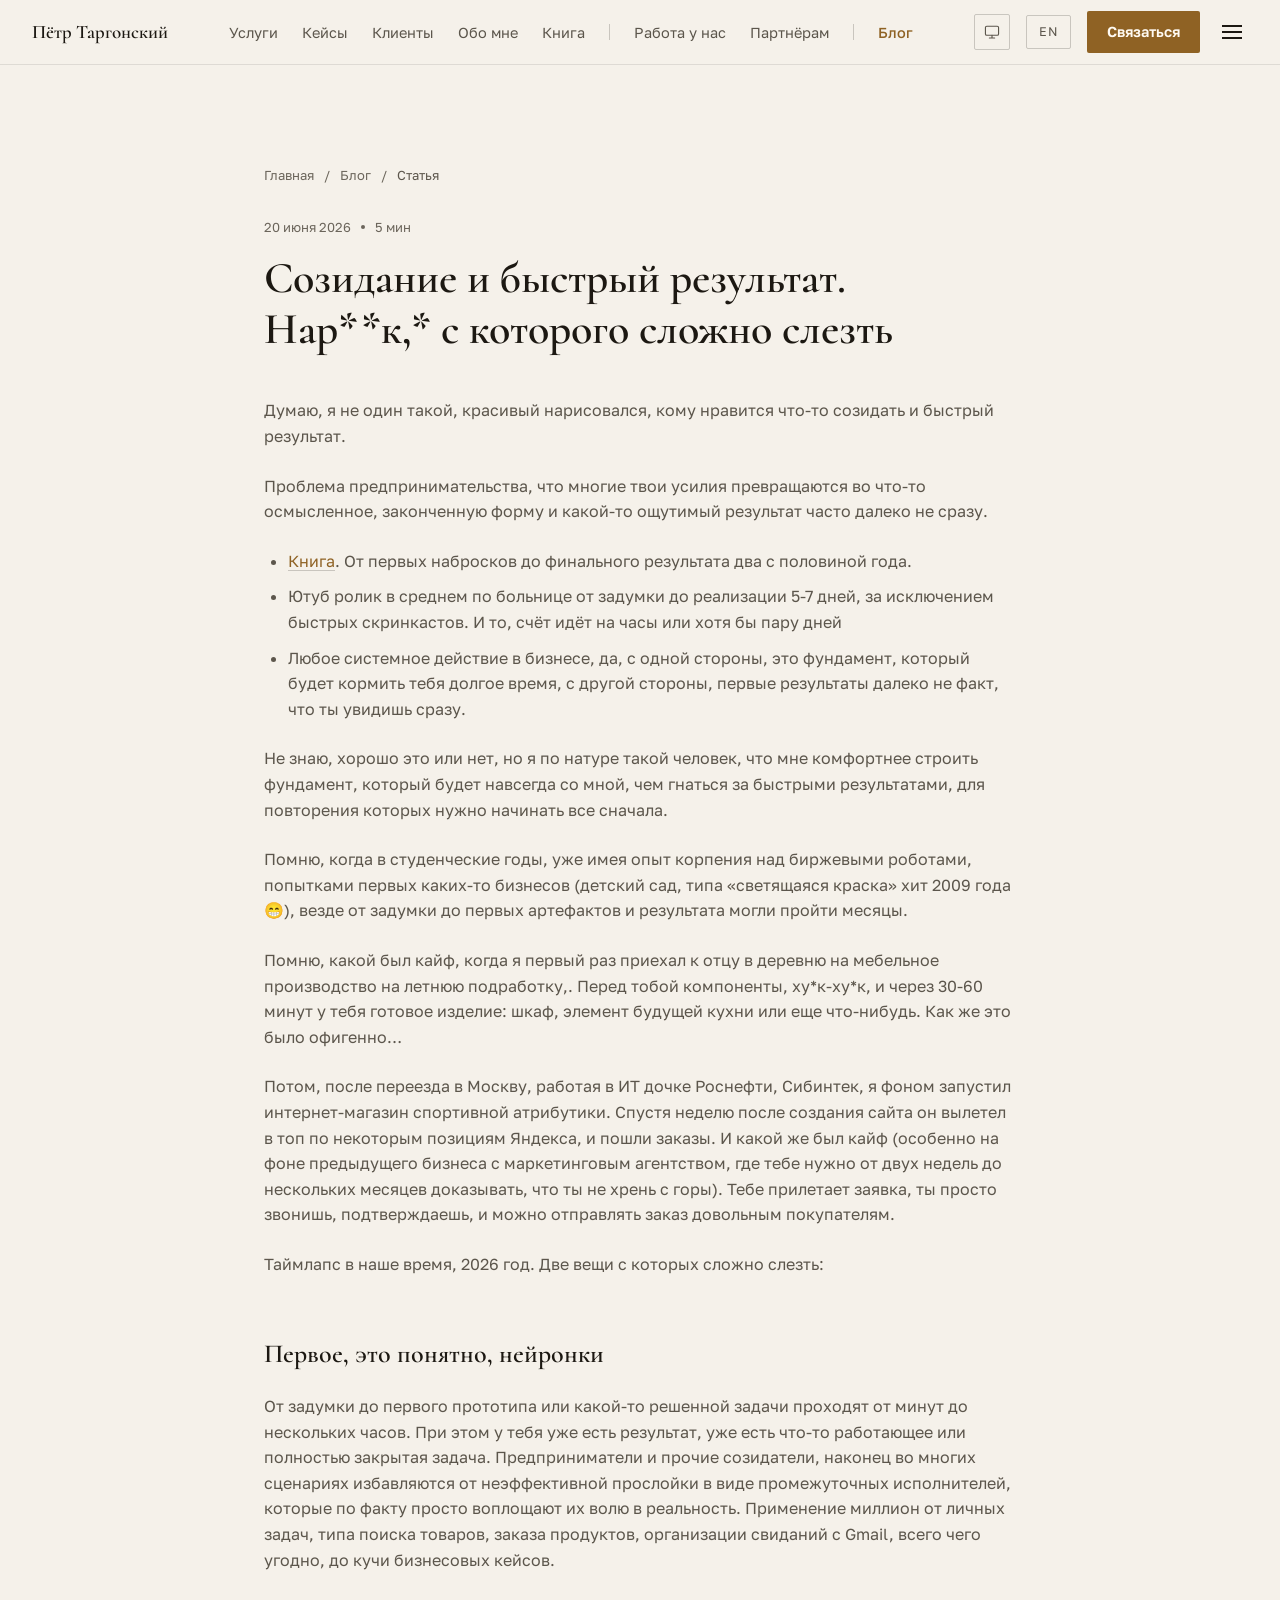
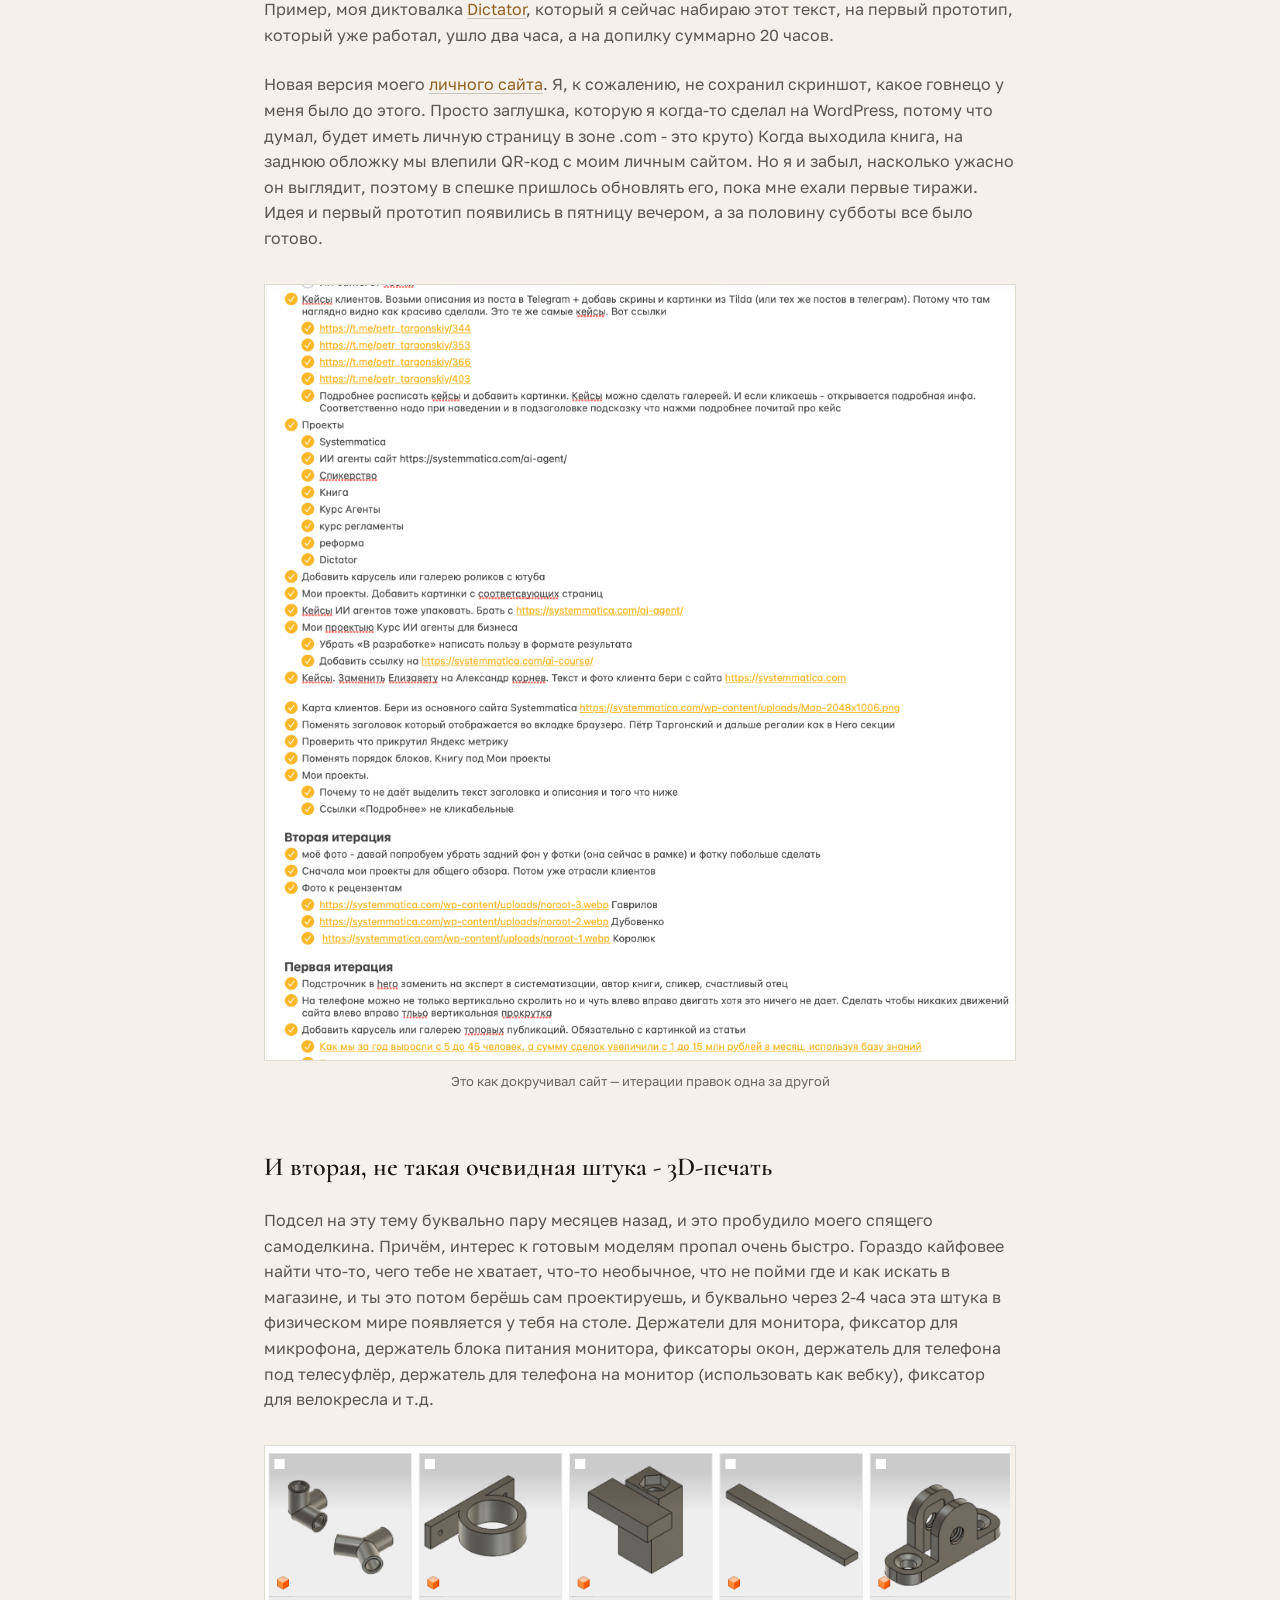
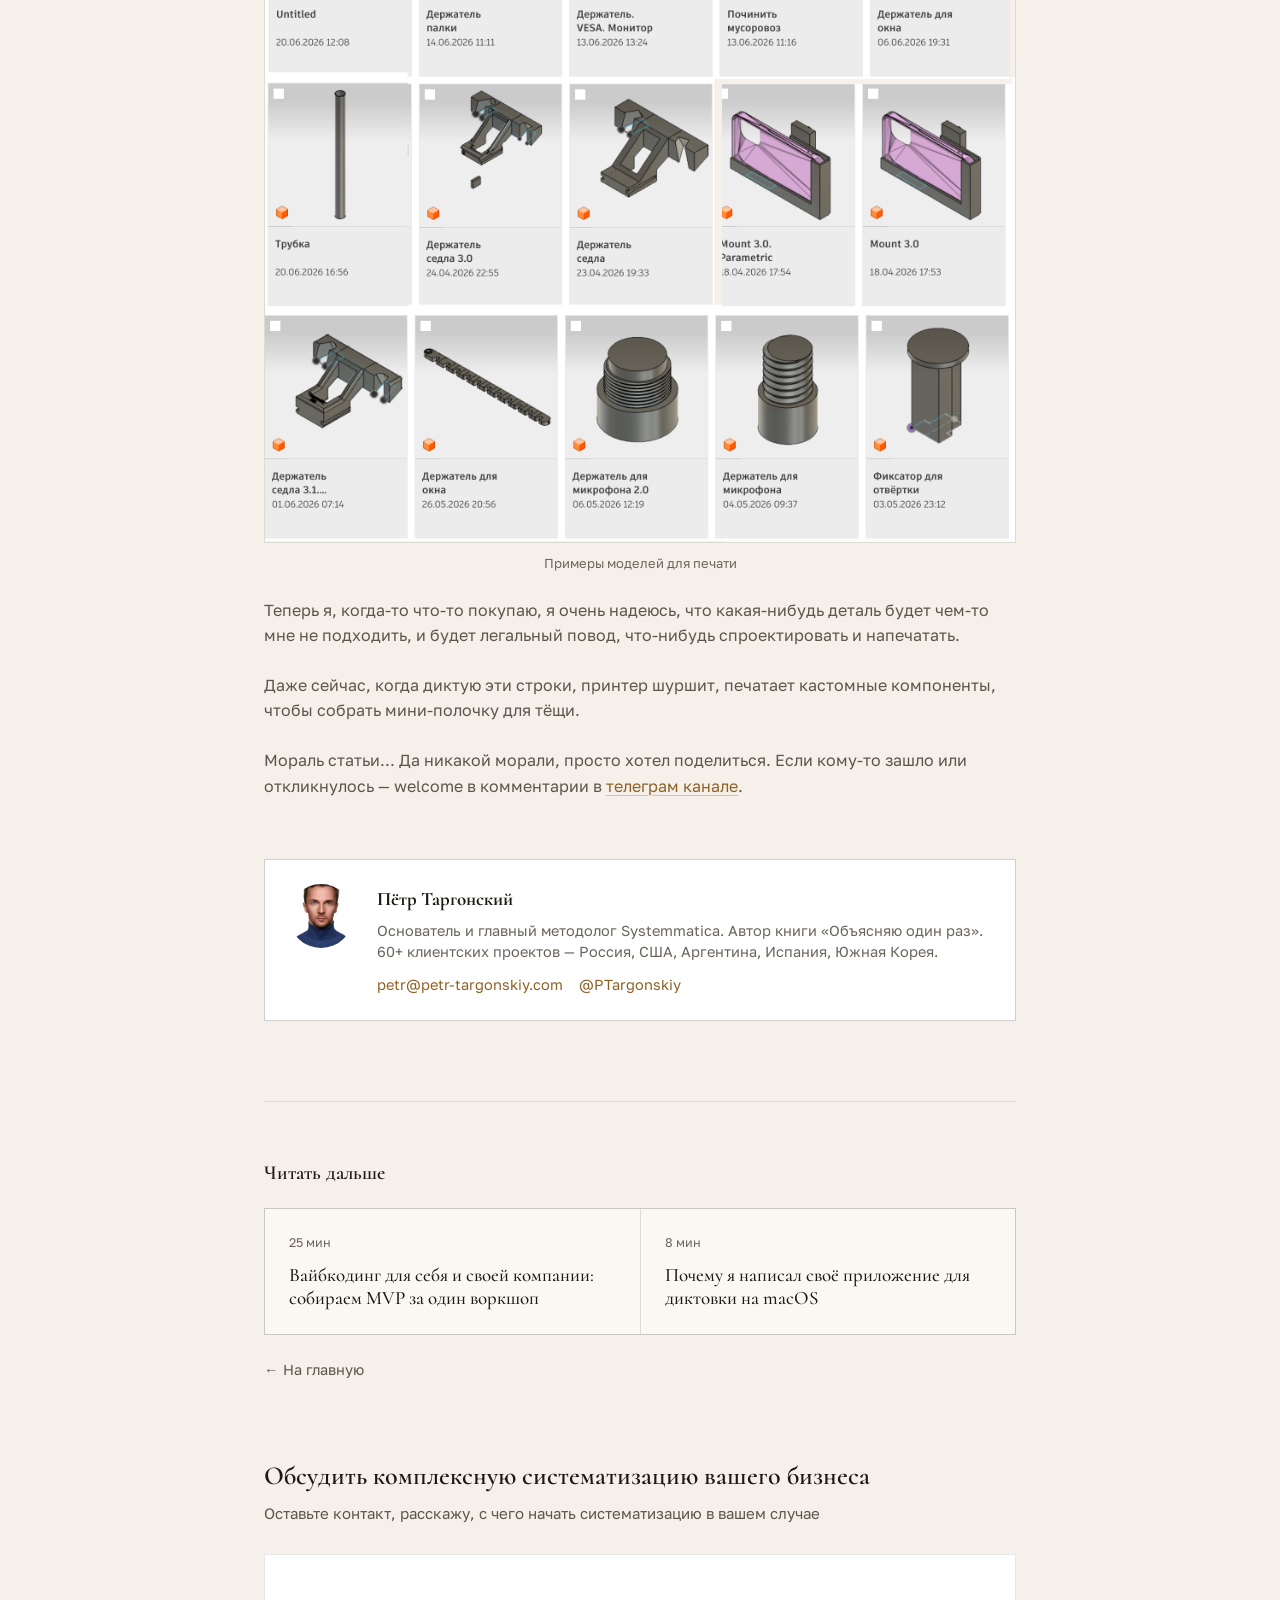
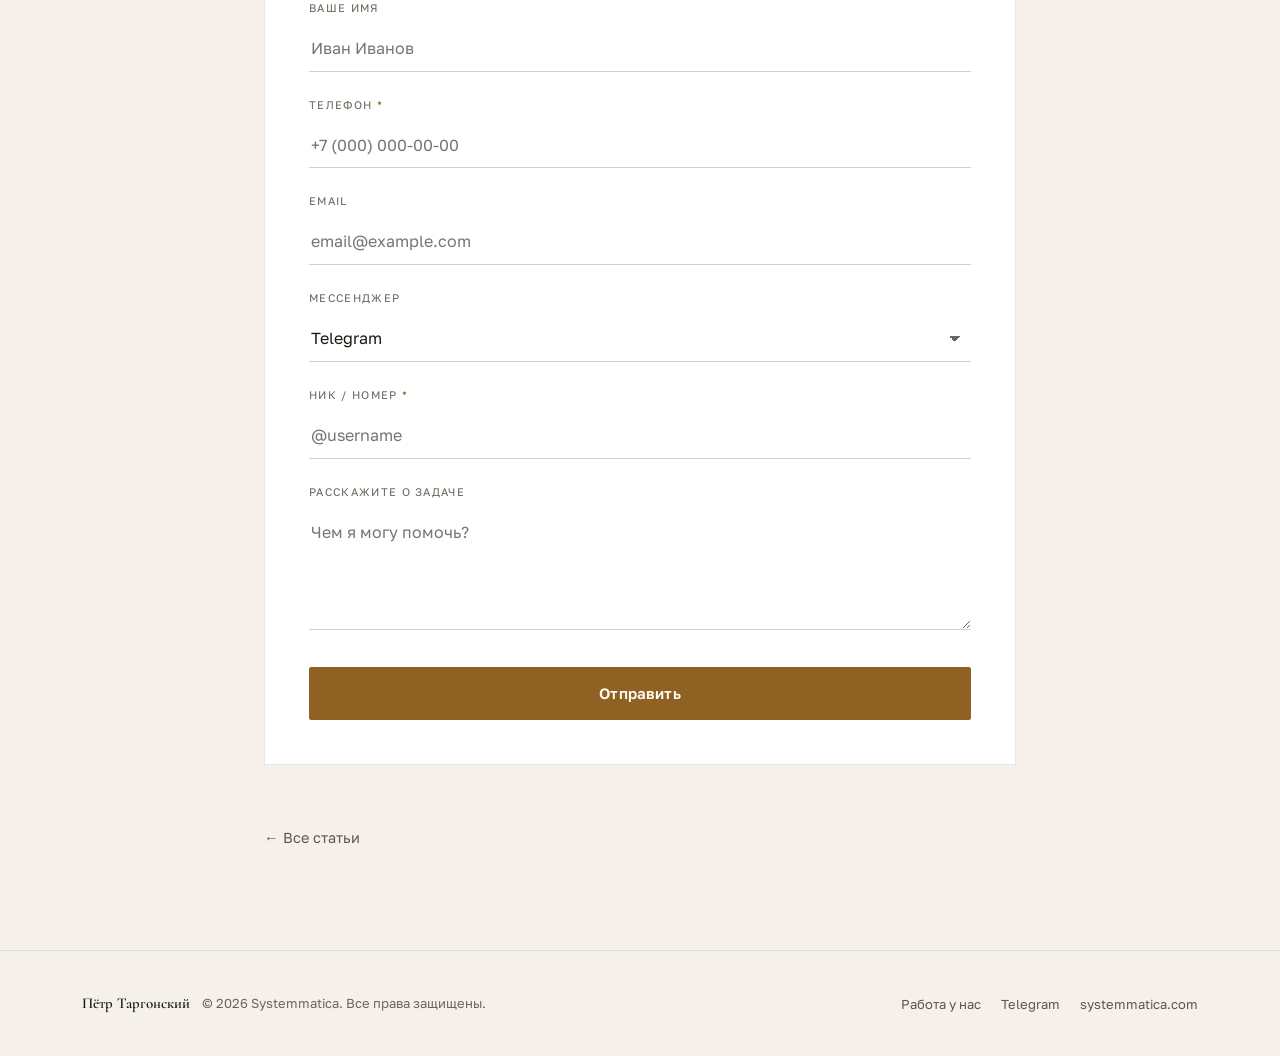
<file: ru/blog/sozidanie-i-bystryy-rezultat/index.html>
<!DOCTYPE html>
<html lang="ru">
<head>
<meta charset="UTF-8">
<meta name="viewport" content="width=device-width, initial-scale=1">
<script>(function(){var d=document.documentElement,c=null;try{c=localStorage.getItem("petr-theme");}catch(e){}if(c!=='light'&&c!=='dark'){c='system';}d.setAttribute('data-theme-choice',c);d.setAttribute('data-theme',c!=='system'?c:(window.matchMedia&&window.matchMedia('(prefers-color-scheme: light)').matches?'light':'dark'));})();</script>
<link rel="alternate" href="https://petr-targonskiy.com/ru/blog/sozidanie-i-bystryy-rezultat" hreflang="ru" />
<link rel="alternate" href="https://petr-targonskiy.com/en/blog/sozidanie-i-bystryy-rezultat" hreflang="en" />
<link rel="alternate" href="https://petr-targonskiy.com/ru/blog/sozidanie-i-bystryy-rezultat" hreflang="x-default" />
<script>
(function(m,e,t,r,i,k,a){
  m[i]=m[i]||function(){(m[i].a=m[i].a||[]).push(arguments)};
  m[i].l=1*new Date();
  for (var j = 0; j < document.scripts.length; j++) {if (document.scripts[j].src === r) { return; }}
  k=e.createElement(t),a=e.getElementsByTagName(t)[0],k.async=1,k.src=r,a.parentNode.insertBefore(k,a)
})(window, document, "script", "https://mc.yandex.ru/metrika/tag.js", "ym");

ym(55185025, "init", {
  clickmap: true,
  trackLinks: true,
  accurateTrackBounce: true,
  webvisor: true
});
</script>
    <link rel="icon" href="/wp-content/themes/petr-dark/media/favicon-32.png" type="image/png" sizes="32x32" />
<link rel="icon" href="/wp-content/themes/petr-dark/media/favicon-512.png" type="image/png" sizes="512x512" />
<link rel="apple-touch-icon" href="/wp-content/themes/petr-dark/media/apple-touch-icon.png" sizes="180x180" />

<!-- Search Engine Optimization by Rank Math - https://rankmath.com/ -->
<title>Созидание и быстрый результат. Нар**к,* с которого сложно слезть &mdash; Пётр Таргонский</title>
<meta name="description" content="В бизнесе почти всё — фундамент: строишь долго, результат приходит позже. А отдушину я нахожу в быстром созидании — когда задумка превращается в готовое уже через пару часов."/>
<meta name="robots" content="index, follow, max-snippet:-1, max-video-preview:-1, max-image-preview:large"/>
<link rel="canonical" href="https://petr-targonskiy.com/ru/blog/sozidanie-i-bystryy-rezultat" />
<meta property="og:locale" content="ru_RU" />
<meta property="og:type" content="article" />
<meta property="og:title" content="Созидание и быстрый результат. Нар**к,* с которого сложно слезть" />
<meta property="og:description" content="В бизнесе почти всё — фундамент: строишь долго, результат приходит позже. А отдушину я нахожу в быстром созидании — когда задумка превращается в готовое уже через пару часов." />
<meta property="og:url" content="https://petr-targonskiy.com/ru/blog/sozidanie-i-bystryy-rezultat" />
<meta property="og:site_name" content="Пётр Таргонский" />
<meta property="article:section" content="Uncategorized" />
<meta property="og:updated_time" content="2026-11-04T07:27:13+00:00" />
<meta property="og:image" content="https://petr-targonskiy.com/wp-content/uploads/2026/08/sozidanie-cover-triptych.jpg" />
<meta property="og:image:width" content="1200" />
<meta property="og:image:height" content="655" />
<meta property="og:image:alt" content="Созидание и быстрый результат. Нар**к,* с которого сложно слезть" />
<meta property="og:image:type" content="image/jpeg" />
<meta property="article:published_time" content="2026-06-20T09:00:00+00:00" />
<meta property="article:modified_time" content="2026-11-04T07:27:13+00:00" />
<meta name="twitter:card" content="summary_large_image" />
<meta name="twitter:title" content="Созидание и быстрый результат. Нар**к,* с которого сложно слезть &mdash; Пётр Таргонский" />
<meta name="twitter:description" content="В бизнесе почти всё — фундамент: строишь долго, результат приходит позже. А отдушину я нахожу в быстром созидании — когда задумка превращается в готовое уже через пару часов." />
<meta name="twitter:image" content="https://petr-targonskiy.com/wp-content/uploads/2026/08/sozidanie-cover-triptych.jpg" />
<meta name="twitter:label1" content="Time to read" />
<meta name="twitter:data1" content="3 minutes" />
<script type="application/ld+json" class="rank-math-schema">{"@context":"https://schema.org","@graph":[{"@type":"Person","@id":"https://petr-targonskiy.com/#person","name":"\u041f\u0451\u0442\u0440 \u0422\u0430\u0440\u0433\u043e\u043d\u0441\u043a\u0438\u0439","url":"https://petr-targonskiy.com/ru","jobTitle":"\u041e\u0441\u043d\u043e\u0432\u0430\u0442\u0435\u043b\u044c Systemmatica \u00b7 \u041e\u043f\u0435\u0440\u0430\u0446\u0438\u043e\u043d\u043d\u044b\u0439 \u0434\u0438\u0440\u0435\u043a\u0442\u043e\u0440 \u0414\u0430\u0442\u0430\u0420\u0443 \u00b7 \u0410\u0432\u0442\u043e\u0440 \u043a\u043d\u0438\u0433\u0438 \u00b7 \u0421\u043f\u0438\u043a\u0435\u0440","image":"https://petr-targonskiy.com/wp-content/themes/petr-dark/media/portrait-presskit.webp","description":"\u0421\u0438\u0441\u0442\u0435\u043c\u0430\u0442\u0438\u0437\u0438\u0440\u0443\u044e \u0431\u0438\u0437\u043d\u0435\u0441: \u0418\u0418-\u0430\u0433\u0435\u043d\u0442\u044b, \u0431\u0430\u0437\u044b \u0437\u043d\u0430\u043d\u0438\u0439, \u0440\u0435\u0433\u043b\u0430\u043c\u0435\u043d\u0442\u044b, CRM, \u0434\u0430\u0448\u0431\u043e\u0440\u0434\u044b. 12 \u043b\u0435\u0442 \u043e\u043f\u044b\u0442\u0430, 60+ \u043f\u0440\u043e\u0435\u043a\u0442\u043e\u0432.","worksFor":{"@type":"Organization","name":"Systemmatica","url":"https://systemmatica.com"},"knowsAbout":["Business Systematization","Knowledge Management","Business Process Management","CRM Systems","AI for Business"],"sameAs":["https://t.me/PTargonskiy","https://systemmatica.com","https://t.me/petr_targonskiy","https://www.youtube.com/@petrtargonskiy","https://vc.ru/u/1166553-petr-targonskiy"]},{"@type":"WebSite","@id":"https://petr-targonskiy.com/#website","url":"https://petr-targonskiy.com","name":"\u041f\u0451\u0442\u0440 \u0422\u0430\u0440\u0433\u043e\u043d\u0441\u043a\u0438\u0439","publisher":{"@id":"https://petr-targonskiy.com/#person"},"inLanguage":"ru-RU"},{"@type":"ImageObject","@id":"https://petr-targonskiy.com/wp-content/uploads/2026/08/sozidanie-cover-triptych.jpg","url":"https://petr-targonskiy.com/wp-content/uploads/2026/08/sozidanie-cover-triptych.jpg","width":"1200","height":"655","inLanguage":"ru-RU"},{"@type":"WebPage","@id":"https://petr-targonskiy.com/ru/blog/sozidanie-i-bystryy-rezultat#webpage","url":"https://petr-targonskiy.com/ru/blog/sozidanie-i-bystryy-rezultat","name":"\u0421\u043e\u0437\u0438\u0434\u0430\u043d\u0438\u0435 \u0438 \u0431\u044b\u0441\u0442\u0440\u044b\u0439 \u0440\u0435\u0437\u0443\u043b\u044c\u0442\u0430\u0442. \u041d\u0430\u0440**\u043a,* \u0441 \u043a\u043e\u0442\u043e\u0440\u043e\u0433\u043e \u0441\u043b\u043e\u0436\u043d\u043e \u0441\u043b\u0435\u0437\u0442\u044c \u2014 \u041f\u0451\u0442\u0440 \u0422\u0430\u0440\u0433\u043e\u043d\u0441\u043a\u0438\u0439","datePublished":"2026-06-20T09:00:00+00:00","dateModified":"2026-11-04T07:27:13+00:00","isPartOf":{"@id":"https://petr-targonskiy.com/#website"},"primaryImageOfPage":{"@id":"https://petr-targonskiy.com/wp-content/uploads/2026/08/sozidanie-cover-triptych.jpg"},"inLanguage":"ru-RU"},{"@type":"BlogPosting","headline":"\u0421\u043e\u0437\u0438\u0434\u0430\u043d\u0438\u0435 \u0438 \u0431\u044b\u0441\u0442\u0440\u044b\u0439 \u0440\u0435\u0437\u0443\u043b\u044c\u0442\u0430\u0442. \u041d\u0430\u0440**\u043a,* \u0441 \u043a\u043e\u0442\u043e\u0440\u043e\u0433\u043e \u0441\u043b\u043e\u0436\u043d\u043e \u0441\u043b\u0435\u0437\u0442\u044c \u2014 \u041f\u0451\u0442\u0440 \u0422\u0430\u0440\u0433\u043e\u043d\u0441\u043a\u0438\u0439","datePublished":"2026-06-20T09:00:00+00:00","dateModified":"2026-11-04T07:27:13+00:00","articleSection":"Uncategorized","author":{"@id":"https://petr-targonskiy.com/#person"},"publisher":{"@id":"https://petr-targonskiy.com/#person"},"description":"\u0412 \u0431\u0438\u0437\u043d\u0435\u0441\u0435 \u043f\u043e\u0447\u0442\u0438 \u0432\u0441\u0451 \u2014 \u0444\u0443\u043d\u0434\u0430\u043c\u0435\u043d\u0442: \u0441\u0442\u0440\u043e\u0438\u0448\u044c \u0434\u043e\u043b\u0433\u043e, \u0440\u0435\u0437\u0443\u043b\u044c\u0442\u0430\u0442 \u043f\u0440\u0438\u0445\u043e\u0434\u0438\u0442 \u043f\u043e\u0437\u0436\u0435. \u0410 \u043e\u0442\u0434\u0443\u0448\u0438\u043d\u0443 \u044f \u043d\u0430\u0445\u043e\u0436\u0443 \u0432 \u0431\u044b\u0441\u0442\u0440\u043e\u043c \u0441\u043e\u0437\u0438\u0434\u0430\u043d\u0438\u0438 \u2014 \u043a\u043e\u0433\u0434\u0430 \u0437\u0430\u0434\u0443\u043c\u043a\u0430 \u043f\u0440\u0435\u0432\u0440\u0430\u0449\u0430\u0435\u0442\u0441\u044f \u0432 \u0433\u043e\u0442\u043e\u0432\u043e\u0435 \u0443\u0436\u0435 \u0447\u0435\u0440\u0435\u0437 \u043f\u0430\u0440\u0443 \u0447\u0430\u0441\u043e\u0432.","name":"\u0421\u043e\u0437\u0438\u0434\u0430\u043d\u0438\u0435 \u0438 \u0431\u044b\u0441\u0442\u0440\u044b\u0439 \u0440\u0435\u0437\u0443\u043b\u044c\u0442\u0430\u0442. \u041d\u0430\u0440**\u043a,* \u0441 \u043a\u043e\u0442\u043e\u0440\u043e\u0433\u043e \u0441\u043b\u043e\u0436\u043d\u043e \u0441\u043b\u0435\u0437\u0442\u044c \u2014 \u041f\u0451\u0442\u0440 \u0422\u0430\u0440\u0433\u043e\u043d\u0441\u043a\u0438\u0439","@id":"https://petr-targonskiy.com/ru/blog/sozidanie-i-bystryy-rezultat#richSnippet","isPartOf":{"@id":"https://petr-targonskiy.com/ru/blog/sozidanie-i-bystryy-rezultat#webpage"},"image":{"@id":"https://petr-targonskiy.com/wp-content/uploads/2026/08/sozidanie-cover-triptych.jpg"},"inLanguage":"ru-RU","mainEntityOfPage":{"@id":"https://petr-targonskiy.com/ru/blog/sozidanie-i-bystryy-rezultat#webpage"}}]}</script>
<!-- /Rank Math WordPress SEO plugin -->

<link rel="alternate" type="application/rss+xml" title="Пётр Таргонский &raquo; Feed" href="https://petr-targonskiy.com/ru/feed" />
<link rel="alternate" type="application/rss+xml" title="Пётр Таргонский &raquo; Comments Feed" href="https://petr-targonskiy.com/ru/comments/feed" />
<link rel='stylesheet' id='wp-block-library-css' href='/wp-includes/css/dist/block-library/style.min.css?ver=6.6.2' media='all' />
<style id='classic-theme-styles-inline-css'>
/*! This file is auto-generated */
.wp-block-button__link{color:#fff;background-color:#32373c;border-radius:9999px;box-shadow:none;text-decoration:none;padding:calc(.667em + 2px) calc(1.333em + 2px);font-size:1.125em}.wp-block-file__button{background:#32373c;color:#fff;text-decoration:none}
</style>
<style id='global-styles-inline-css'>
:root{--wp--preset--aspect-ratio--square: 1;--wp--preset--aspect-ratio--4-3: 4/3;--wp--preset--aspect-ratio--3-4: 3/4;--wp--preset--aspect-ratio--3-2: 3/2;--wp--preset--aspect-ratio--2-3: 2/3;--wp--preset--aspect-ratio--16-9: 16/9;--wp--preset--aspect-ratio--9-16: 9/16;--wp--preset--color--black: #000000;--wp--preset--color--cyan-bluish-gray: #abb8c3;--wp--preset--color--white: #ffffff;--wp--preset--color--pale-pink: #f78da7;--wp--preset--color--vivid-red: #cf2e2e;--wp--preset--color--luminous-vivid-orange: #ff6900;--wp--preset--color--luminous-vivid-amber: #fcb900;--wp--preset--color--light-green-cyan: #7bdcb5;--wp--preset--color--vivid-green-cyan: #00d084;--wp--preset--color--pale-cyan-blue: #8ed1fc;--wp--preset--color--vivid-cyan-blue: #0693e3;--wp--preset--color--vivid-purple: #9b51e0;--wp--preset--gradient--vivid-cyan-blue-to-vivid-purple: linear-gradient(135deg,rgba(6,147,227,1) 0%,rgb(155,81,224) 100%);--wp--preset--gradient--light-green-cyan-to-vivid-green-cyan: linear-gradient(135deg,rgb(122,220,180) 0%,rgb(0,208,130) 100%);--wp--preset--gradient--luminous-vivid-amber-to-luminous-vivid-orange: linear-gradient(135deg,rgba(252,185,0,1) 0%,rgba(255,105,0,1) 100%);--wp--preset--gradient--luminous-vivid-orange-to-vivid-red: linear-gradient(135deg,rgba(255,105,0,1) 0%,rgb(207,46,46) 100%);--wp--preset--gradient--very-light-gray-to-cyan-bluish-gray: linear-gradient(135deg,rgb(238,238,238) 0%,rgb(169,184,195) 100%);--wp--preset--gradient--cool-to-warm-spectrum: linear-gradient(135deg,rgb(74,234,220) 0%,rgb(151,120,209) 20%,rgb(207,42,186) 40%,rgb(238,44,130) 60%,rgb(251,105,98) 80%,rgb(254,248,76) 100%);--wp--preset--gradient--blush-light-purple: linear-gradient(135deg,rgb(255,206,236) 0%,rgb(152,150,240) 100%);--wp--preset--gradient--blush-bordeaux: linear-gradient(135deg,rgb(254,205,165) 0%,rgb(254,45,45) 50%,rgb(107,0,62) 100%);--wp--preset--gradient--luminous-dusk: linear-gradient(135deg,rgb(255,203,112) 0%,rgb(199,81,192) 50%,rgb(65,88,208) 100%);--wp--preset--gradient--pale-ocean: linear-gradient(135deg,rgb(255,245,203) 0%,rgb(182,227,212) 50%,rgb(51,167,181) 100%);--wp--preset--gradient--electric-grass: linear-gradient(135deg,rgb(202,248,128) 0%,rgb(113,206,126) 100%);--wp--preset--gradient--midnight: linear-gradient(135deg,rgb(2,3,129) 0%,rgb(40,116,252) 100%);--wp--preset--font-size--small: 13px;--wp--preset--font-size--medium: 20px;--wp--preset--font-size--large: 36px;--wp--preset--font-size--x-large: 42px;--wp--preset--spacing--20: 0.44rem;--wp--preset--spacing--30: 0.67rem;--wp--preset--spacing--40: 1rem;--wp--preset--spacing--50: 1.5rem;--wp--preset--spacing--60: 2.25rem;--wp--preset--spacing--70: 3.38rem;--wp--preset--spacing--80: 5.06rem;--wp--preset--shadow--natural: 6px 6px 9px rgba(0, 0, 0, 0.2);--wp--preset--shadow--deep: 12px 12px 50px rgba(0, 0, 0, 0.4);--wp--preset--shadow--sharp: 6px 6px 0px rgba(0, 0, 0, 0.2);--wp--preset--shadow--outlined: 6px 6px 0px -3px rgba(255, 255, 255, 1), 6px 6px rgba(0, 0, 0, 1);--wp--preset--shadow--crisp: 6px 6px 0px rgba(0, 0, 0, 1);}:where(.is-layout-flex){gap: 0.5em;}:where(.is-layout-grid){gap: 0.5em;}body .is-layout-flex{display: flex;}.is-layout-flex{flex-wrap: wrap;align-items: center;}.is-layout-flex > :is(*, div){margin: 0;}body .is-layout-grid{display: grid;}.is-layout-grid > :is(*, div){margin: 0;}:where(.wp-block-columns.is-layout-flex){gap: 2em;}:where(.wp-block-columns.is-layout-grid){gap: 2em;}:where(.wp-block-post-template.is-layout-flex){gap: 1.25em;}:where(.wp-block-post-template.is-layout-grid){gap: 1.25em;}.has-black-color{color: var(--wp--preset--color--black) !important;}.has-cyan-bluish-gray-color{color: var(--wp--preset--color--cyan-bluish-gray) !important;}.has-white-color{color: var(--wp--preset--color--white) !important;}.has-pale-pink-color{color: var(--wp--preset--color--pale-pink) !important;}.has-vivid-red-color{color: var(--wp--preset--color--vivid-red) !important;}.has-luminous-vivid-orange-color{color: var(--wp--preset--color--luminous-vivid-orange) !important;}.has-luminous-vivid-amber-color{color: var(--wp--preset--color--luminous-vivid-amber) !important;}.has-light-green-cyan-color{color: var(--wp--preset--color--light-green-cyan) !important;}.has-vivid-green-cyan-color{color: var(--wp--preset--color--vivid-green-cyan) !important;}.has-pale-cyan-blue-color{color: var(--wp--preset--color--pale-cyan-blue) !important;}.has-vivid-cyan-blue-color{color: var(--wp--preset--color--vivid-cyan-blue) !important;}.has-vivid-purple-color{color: var(--wp--preset--color--vivid-purple) !important;}.has-black-background-color{background-color: var(--wp--preset--color--black) !important;}.has-cyan-bluish-gray-background-color{background-color: var(--wp--preset--color--cyan-bluish-gray) !important;}.has-white-background-color{background-color: var(--wp--preset--color--white) !important;}.has-pale-pink-background-color{background-color: var(--wp--preset--color--pale-pink) !important;}.has-vivid-red-background-color{background-color: var(--wp--preset--color--vivid-red) !important;}.has-luminous-vivid-orange-background-color{background-color: var(--wp--preset--color--luminous-vivid-orange) !important;}.has-luminous-vivid-amber-background-color{background-color: var(--wp--preset--color--luminous-vivid-amber) !important;}.has-light-green-cyan-background-color{background-color: var(--wp--preset--color--light-green-cyan) !important;}.has-vivid-green-cyan-background-color{background-color: var(--wp--preset--color--vivid-green-cyan) !important;}.has-pale-cyan-blue-background-color{background-color: var(--wp--preset--color--pale-cyan-blue) !important;}.has-vivid-cyan-blue-background-color{background-color: var(--wp--preset--color--vivid-cyan-blue) !important;}.has-vivid-purple-background-color{background-color: var(--wp--preset--color--vivid-purple) !important;}.has-black-border-color{border-color: var(--wp--preset--color--black) !important;}.has-cyan-bluish-gray-border-color{border-color: var(--wp--preset--color--cyan-bluish-gray) !important;}.has-white-border-color{border-color: var(--wp--preset--color--white) !important;}.has-pale-pink-border-color{border-color: var(--wp--preset--color--pale-pink) !important;}.has-vivid-red-border-color{border-color: var(--wp--preset--color--vivid-red) !important;}.has-luminous-vivid-orange-border-color{border-color: var(--wp--preset--color--luminous-vivid-orange) !important;}.has-luminous-vivid-amber-border-color{border-color: var(--wp--preset--color--luminous-vivid-amber) !important;}.has-light-green-cyan-border-color{border-color: var(--wp--preset--color--light-green-cyan) !important;}.has-vivid-green-cyan-border-color{border-color: var(--wp--preset--color--vivid-green-cyan) !important;}.has-pale-cyan-blue-border-color{border-color: var(--wp--preset--color--pale-cyan-blue) !important;}.has-vivid-cyan-blue-border-color{border-color: var(--wp--preset--color--vivid-cyan-blue) !important;}.has-vivid-purple-border-color{border-color: var(--wp--preset--color--vivid-purple) !important;}.has-vivid-cyan-blue-to-vivid-purple-gradient-background{background: var(--wp--preset--gradient--vivid-cyan-blue-to-vivid-purple) !important;}.has-light-green-cyan-to-vivid-green-cyan-gradient-background{background: var(--wp--preset--gradient--light-green-cyan-to-vivid-green-cyan) !important;}.has-luminous-vivid-amber-to-luminous-vivid-orange-gradient-background{background: var(--wp--preset--gradient--luminous-vivid-amber-to-luminous-vivid-orange) !important;}.has-luminous-vivid-orange-to-vivid-red-gradient-background{background: var(--wp--preset--gradient--luminous-vivid-orange-to-vivid-red) !important;}.has-very-light-gray-to-cyan-bluish-gray-gradient-background{background: var(--wp--preset--gradient--very-light-gray-to-cyan-bluish-gray) !important;}.has-cool-to-warm-spectrum-gradient-background{background: var(--wp--preset--gradient--cool-to-warm-spectrum) !important;}.has-blush-light-purple-gradient-background{background: var(--wp--preset--gradient--blush-light-purple) !important;}.has-blush-bordeaux-gradient-background{background: var(--wp--preset--gradient--blush-bordeaux) !important;}.has-luminous-dusk-gradient-background{background: var(--wp--preset--gradient--luminous-dusk) !important;}.has-pale-ocean-gradient-background{background: var(--wp--preset--gradient--pale-ocean) !important;}.has-electric-grass-gradient-background{background: var(--wp--preset--gradient--electric-grass) !important;}.has-midnight-gradient-background{background: var(--wp--preset--gradient--midnight) !important;}.has-small-font-size{font-size: var(--wp--preset--font-size--small) !important;}.has-medium-font-size{font-size: var(--wp--preset--font-size--medium) !important;}.has-large-font-size{font-size: var(--wp--preset--font-size--large) !important;}.has-x-large-font-size{font-size: var(--wp--preset--font-size--x-large) !important;}
:where(.wp-block-post-template.is-layout-flex){gap: 1.25em;}:where(.wp-block-post-template.is-layout-grid){gap: 1.25em;}
:where(.wp-block-columns.is-layout-flex){gap: 2em;}:where(.wp-block-columns.is-layout-grid){gap: 2em;}
:root :where(.wp-block-pullquote){font-size: 1.5em;line-height: 1.6;}
</style>
<link rel='stylesheet' id='petr-dark-tokens-css' href='/wp-content/themes/petr-dark/assets/css/tokens.css?ver=1793269576' media='all' />
<link rel='stylesheet' id='petr-dark-base-css' href='/wp-content/themes/petr-dark/assets/css/base.css?ver=1791030432' media='all' />
<link rel='stylesheet' id='petr-dark-article-css' href='/wp-content/themes/petr-dark/assets/css/blocks/article.css?ver=1791021180' media='all' />
<link rel='stylesheet' id='petr-dark-section-contact-css' href='/wp-content/themes/petr-dark/assets/css/sections/contact.css?ver=1790579859' media='all' />
<link rel="https://api.w.org/" href="/wp-json/" /><link rel="alternate" title="JSON" type="application/json" href="https://petr-targonskiy.com/wp-json/wp/v2/posts/33" />
<link rel='shortlink' href='/?p=33' />
<link rel="icon" href="/wp-content/themes/petr-dark/media/favicon-512.png" sizes="32x32" />
<link rel="icon" href="/wp-content/themes/petr-dark/media/favicon-512.png" sizes="192x192" />
<link rel="apple-touch-icon" href="/wp-content/themes/petr-dark/media/favicon-512.png" />
<meta name="msapplication-TileImage" content="/wp-content/themes/petr-dark/media/favicon-512.png" />
</head>
<body class="post-template-default single single-post postid-33 single-format-standard wp-embed-responsive">
<noscript><div><img src="https://mc.yandex.ru/watch/55185025" style="position:absolute; left:-9999px;" alt="" /></div></noscript>
    
<a class="skip-link screen-reader-text" href="#main">Перейти к содержимому</a>

<header class="site-header">
  <div class="site-header__inner container">
    <a class="site-header__logo" href="/ru">
      Пётр Таргонский    </a>

    <input type="checkbox" id="site-nav-toggle" class="site-header__toggle-input">

    <nav class="site-header__nav" aria-label="Основная навигация">
      <ul class="site-header__menu">
                <li data-nav-drop="6">
          <a href="/ru#services">Услуги</a>
        </li>
                <li>
          <a href="/ru#dataru">Кейсы</a>
        </li>
                <li data-nav-drop="5">
          <a href="/ru#industries">Клиенты</a>
        </li>
                <li data-nav-drop="4">
          <a href="/ru#about">Обо мне</a>
        </li>
                <li data-nav-drop="3">
          <a href="/ru#book">Книга</a>
        </li>
                <li data-nav-drop="2">
          <a href="/ru#publications">Публикации</a>
        </li>
                <li data-nav-drop="1">
          <a href="/ru#podcasts">Подкасты</a>
        </li>
                        <li class="site-header__menu-sep" aria-hidden="true"></li>
                <li>
          <a href="/ru/vacancies">Работа у нас</a>
        </li>
                <li>
          <a href="/ru/partners">Партнёрам</a>
        </li>
                        <li class="site-header__menu-sep" aria-hidden="true"></li>
        <li>
          <a href="/ru/blog" class="site-header__link-accent">
            Блог          </a>
        </li>
      </ul>
    </nav>

    <div class="site-header__actions">
            <div class="theme-switch" data-theme-switch data-title="Тема"><button type="button" class="theme-switch__button" aria-haspopup="true" aria-expanded="false" aria-controls="theme-switch-menu" aria-label="Тема" title="Тема"><svg class="theme-switch__icon theme-switch__icon--system" viewBox="0 0 24 24" fill="none" stroke="currentColor" stroke-linecap="round" stroke-linejoin="round" aria-hidden="true" focusable="false"><rect x="3.25" y="4.25" width="17.5" height="12" rx="1.75"/><path d="M8.5 20h7M12 16.25V20"/></svg><svg class="theme-switch__icon theme-switch__icon--light" viewBox="0 0 24 24" fill="none" stroke="currentColor" stroke-linecap="round" stroke-linejoin="round" aria-hidden="true" focusable="false"><circle cx="12" cy="12" r="4"/><path d="M12 2.75v1.75M12 19.5v1.75M4.4 4.4l1.25 1.25M18.35 18.35l1.25 1.25M2.75 12H4.5M19.5 12h1.75M4.4 19.6l1.25-1.25M18.35 5.65l1.25-1.25"/></svg><svg class="theme-switch__icon theme-switch__icon--dark" viewBox="0 0 24 24" fill="none" stroke="currentColor" stroke-linecap="round" stroke-linejoin="round" aria-hidden="true" focusable="false"><path d="M20.25 14.1A8.25 8.25 0 1 1 9.9 3.75a6.5 6.5 0 0 0 10.35 10.35z"/></svg></button><ul class="theme-switch__menu" id="theme-switch-menu" role="menu" aria-label="Тема" hidden><li role="none"><button type="button" role="menuitemradio" class="theme-switch__option" data-theme-option="system" aria-checked="false"><svg class="theme-switch__option-icon" viewBox="0 0 24 24" fill="none" stroke="currentColor" stroke-linecap="round" stroke-linejoin="round" aria-hidden="true" focusable="false"><rect x="3.25" y="4.25" width="17.5" height="12" rx="1.75"/><path d="M8.5 20h7M12 16.25V20"/></svg><span>Системная</span><svg class="theme-switch__check" viewBox="0 0 24 24" fill="none" stroke="currentColor" stroke-linecap="round" stroke-linejoin="round" aria-hidden="true" focusable="false"><path d="M5 12.5l4.25 4.25L19 7"/></svg></button></li><li role="none"><button type="button" role="menuitemradio" class="theme-switch__option" data-theme-option="light" aria-checked="false"><svg class="theme-switch__option-icon" viewBox="0 0 24 24" fill="none" stroke="currentColor" stroke-linecap="round" stroke-linejoin="round" aria-hidden="true" focusable="false"><circle cx="12" cy="12" r="4"/><path d="M12 2.75v1.75M12 19.5v1.75M4.4 4.4l1.25 1.25M18.35 18.35l1.25 1.25M2.75 12H4.5M19.5 12h1.75M4.4 19.6l1.25-1.25M18.35 5.65l1.25-1.25"/></svg><span>Светлая</span><svg class="theme-switch__check" viewBox="0 0 24 24" fill="none" stroke="currentColor" stroke-linecap="round" stroke-linejoin="round" aria-hidden="true" focusable="false"><path d="M5 12.5l4.25 4.25L19 7"/></svg></button></li><li role="none"><button type="button" role="menuitemradio" class="theme-switch__option" data-theme-option="dark" aria-checked="false"><svg class="theme-switch__option-icon" viewBox="0 0 24 24" fill="none" stroke="currentColor" stroke-linecap="round" stroke-linejoin="round" aria-hidden="true" focusable="false"><path d="M20.25 14.1A8.25 8.25 0 1 1 9.9 3.75a6.5 6.5 0 0 0 10.35 10.35z"/></svg><span>Тёмная</span><svg class="theme-switch__check" viewBox="0 0 24 24" fill="none" stroke="currentColor" stroke-linecap="round" stroke-linejoin="round" aria-hidden="true" focusable="false"><path d="M5 12.5l4.25 4.25L19 7"/></svg></button></li></ul></div>      <a class="site-header__lang" href="/en/blog/sozidanie-i-bystryy-rezultat" hreflang="en">
        EN      </a>
      <a class="site-header__cta" href="/ru#contact">
        Связаться      </a>
      <label for="site-nav-toggle" class="site-header__burger" aria-label="Меню">
        <span></span><span></span><span></span>
      </label>
    </div>
  </div>
</header>
<script>(function(){var d=document.documentElement,h=document.querySelector('.site-header__inner');if(!h){return;}var t=document.getElementById('site-nav-toggle'),drop=[].slice.call(h.querySelectorAll('[data-nav-drop]')).sort(function(a,b){return a.getAttribute('data-nav-drop')-b.getAttribute('data-nav-drop');});function over(){return h.scrollWidth>h.clientWidth+1;}window.petrNavFit=function(){if(t&&t.checked){return;}d.classList.remove('nav-compact','nav-partial');drop.forEach(function(li){li.classList.remove('is-nav-dropped');});if(!over()){return;}d.classList.add('nav-partial');for(var i=0;i<drop.length;i++){drop[i].classList.add('is-nav-dropped');if(!over()){return;}}d.classList.remove('nav-partial');drop.forEach(function(li){li.classList.remove('is-nav-dropped');});d.classList.add('nav-compact');};window.petrNavFit();})();</script>
    <main id="main">
      <article class="container section-pad article">

        <nav class="article__breadcrumb" aria-label="Хлебные крошки">
          <a href="/ru">Главная</a>
          <span aria-hidden="true">/</span>
          <a href="/ru/blog">Блог</a>
          <span aria-hidden="true">/</span>
          <span aria-current="page">Статья</span>
        </nav>

        <header class="article__header">
          <div class="article__meta">
            <time datetime="2026-06-20T09:00:00+00:00">20 июня 2026</time>
                          <span class="article__meta-sep" aria-hidden="true"></span>
              <span>5 мин</span>
                      </div>
          <h1 class="article__title">Созидание и быстрый результат. Нар**к,* с которого сложно слезть</h1>
                  </header>

        
        
        <div class="article__body">
          <p>Думаю, я не один такой, красивый нарисовался, кому нравится что-то созидать и быстрый результат.</p>

<p>Проблема предпринимательства, что многие твои усилия превращаются во что-то осмысленное, законченную форму и какой-то ощутимый результат часто далеко не сразу.</p>

<ul>
  <li><a href="https://systemmatica.com/book" target="_blank" rel="noopener">Книга</a>. От первых набросков до финального результата два с половиной года.</li>
  <li>Ютуб ролик в среднем по больнице от задумки до реализации 5-7 дней, за исключением быстрых скринкастов. И то, счёт идёт на часы или хотя бы пару дней</li>
  <li>Любое системное действие в бизнесе, да, с одной стороны, это фундамент, который будет кормить тебя долгое время, с другой стороны, первые результаты далеко не факт, что ты увидишь сразу.</li>
</ul>

<p>Не знаю, хорошо это или нет, но я по натуре такой человек, что мне комфортнее строить фундамент, который будет навсегда со мной, чем гнаться за быстрыми результатами, для повторения которых нужно начинать все сначала.</p>

<p>Помню, когда в студенческие годы, уже имея опыт корпения над биржевыми роботами, попытками первых каких-то бизнесов (детский сад, типа «светящаяся краска» хит 2009 года😁), везде от задумки до первых артефактов и результата могли пройти месяцы.</p>

<p>Помню, какой был кайф, когда я первый раз приехал к отцу в деревню на мебельное производство на летнюю подработку,. Перед тобой компоненты, ху*к-ху*к, и через 30-60 минут у тебя готовое изделие: шкаф, элемент будущей кухни или еще что-нибудь. Как же это было офигенно…</p>

<p>Потом, после переезда в Москву, работая в ИТ дочке Роснефти, Сибинтек, я фоном запустил интернет-магазин спортивной атрибутики. Спустя неделю после создания сайта он вылетел в топ по некоторым позициям Яндекса, и пошли заказы. И какой же был кайф (особенно на фоне предыдущего бизнеса с маркетинговым агентством, где тебе нужно от двух недель до нескольких месяцев доказывать, что ты не хрень с горы). Тебе прилетает заявка, ты просто звонишь, подтверждаешь, и можно отправлять заказ довольным покупателям.</p>

<p>Таймлапс в наше время, 2026 год. Две вещи с которых сложно слезть:</p>

<h2 id="neyronki">Первое, это понятно, нейронки</h2>

<p>От задумки до первого прототипа или какой-то решенной задачи проходят от минут до нескольких часов. При этом у тебя уже есть результат, уже есть что-то работающее или полностью закрытая задача. Предприниматели и прочие созидатели, наконец во многих сценариях избавляются от неэффективной прослойки в виде промежуточных исполнителей, которые по факту просто воплощают их волю в реальность. Применение миллион от личных задач, типа поиска товаров, заказа продуктов, организации свиданий с Gmail, всего чего угодно, до кучи бизнесовых кейсов.</p>

<p>Пример, моя диктовалка <a href="https://systemmatica.com/apps/dictator/" target="_blank" rel="noopener">Dictator</a>, который я сейчас набираю этот текст, на первый прототип, который уже работал, ушло два часа, а на допилку суммарно 20 часов.</p>

<p>Новая версия моего <a href="https://petr-targonskiy.com/" target="_blank" rel="noopener">личного сайта</a>. Я, к сожалению, не сохранил скриншот, какое говнецо у меня было до этого. Просто заглушка, которую я когда-то сделал на WordPress, потому что думал, будет иметь личную страницу в зоне .com - это круто) Когда выходила книга, на заднюю обложку мы влепили QR-код с моим личным сайтом. Но я и забыл, насколько ужасно он выглядит, поэтому в спешке пришлось обновлять его, пока мне ехали первые тиражи. Идея и первый прототип появились в пятницу вечером, а за половину субботы все было готово.</p>

<figure>
  <img decoding="async" src="/wp-content/themes/petr-dark/media/blog/sozidanie-sajt-iteracii.png" alt="Список правок и итераций при доработке личного сайта" loading="lazy" />
  <figcaption>Это как докручивал сайт — итерации правок одна за другой</figcaption>
</figure>

<h2 id="3d-pechat">И вторая, не такая очевидная штука - 3D-печать</h2>

<p>Подсел на эту тему буквально пару месяцев назад, и это пробудило моего спящего самоделкина. Причём, интерес к готовым моделям пропал очень быстро. Гораздо кайфовее найти что-то, чего тебе не хватает, что-то необычное, что не пойми где и как искать в магазине, и ты это потом берёшь сам проектируешь, и буквально через 2-4 часа эта штука в физическом мире появляется у тебя на столе. Держатели для монитора, фиксатор для микрофона, держатель блока питания монитора, фиксаторы окон, держатель для телефона под телесуфлёр, держатель для телефона на монитор (использовать как вебку), фиксатор для велокресла и т.д.</p>

<figure>
  <img decoding="async" src="/wp-content/themes/petr-dark/media/blog/sozidanie-3d-modeli.png" alt="Примеры моделей, спроектированных для 3D-печати" loading="lazy" />
  <figcaption>Примеры моделей для печати</figcaption>
</figure>

<p>Теперь я, когда-то что-то покупаю, я очень надеюсь, что какая-нибудь деталь будет чем-то мне не подходить, и будет легальный повод, что-нибудь спроектировать и напечатать.</p>

<p>Даже сейчас, когда диктую эти строки, принтер шуршит, печатает кастомные компоненты, чтобы собрать мини-полочку для тёщи.</p>

<p>Мораль статьи... Да никакой морали, просто хотел поделиться. Если кому-то зашло или откликнулось — welcome в комментарии в <a href="https://t.me/petr_targonskiy" target="_blank" rel="noopener">телеграм канале</a>.</p>
        </div>

                  <aside class="article__author" aria-label="Пётр Таргонский">
                          <img
                class="article__author-photo"
                src="/wp-content/themes/petr-dark/media/photo.png" srcset="/wp-content/themes/petr-dark/media/photo-160w.webp 160w, /wp-content/themes/petr-dark/media/photo-400w.webp 400w, /wp-content/themes/petr-dark/media/photo.png 600w" sizes="96px"                alt="Пётр Таргонский"
                width="64"
                height="64"
                loading="lazy"
                decoding="async"
              >
                        <div class="article__author-info">
                              <p class="article__author-name">Пётр Таргонский</p>
                                            <p class="article__author-bio">Основатель и главный методолог Systemmatica. Автор книги «Объясняю один раз». 60+ клиентских проектов — Россия, США, Аргентина, Испания, Южная Корея.</p>
                                            <div class="article__author-links">
                                      <a href="mailto:petr@petr-targonskiy.com">petr@petr-targonskiy.com</a>
                                                        <a href="https://t.me/PTargonskiy" target="_blank" rel="noopener noreferrer">@PTargonskiy</a>
                                  </div>
                          </div>
          </aside>
        
                  <nav class="article__related" aria-label="Читать дальше">
            <h2 class="article__related-title">Читать дальше</h2>
            <div class="article__related-list">
                              <a class="article__related-card" href="/ru/blog/vajbkoding-mvp-v-pryamom-efire">
                  <span class="article__related-meta">25 мин</span>
                  <span class="article__related-card-title">Вайбкодинг для себя и своей компании: собираем MVP за один воркшоп</span>
                </a>
                              <a class="article__related-card" href="/ru/blog/dictator-diktovka-macos">
                  <span class="article__related-meta">8 мин</span>
                  <span class="article__related-card-title">Почему я написал своё приложение для диктовки на macOS</span>
                </a>
                          </div>
            <a class="article__back-home" href="/ru">
              &larr; На главную            </a>
          </nav>
        
                  <section class="article__contact" aria-labelledby="article-contact-title">
            <h2 id="article-contact-title" class="article__contact-title">Обсудить комплексную систематизацию вашего бизнеса</h2>
            <p class="article__contact-subtitle">Оставьте контакт, расскажу, с чего начать систематизацию в вашем случае</p>
                <form
      class="section-contact__form"
      method="post"
      novalidate
      data-petr-contact-form
      data-form-source="blog"
      data-metrica-goal="contact_form_submit"    >
      <p class="section-contact__form-status section-contact__form-status--success" data-role="form-success" role="status" hidden>
        Сообщение отправлено! Ответим в течение 24 часов.      </p>
      <p class="section-contact__form-status section-contact__form-status--error" data-role="form-error" role="alert" hidden>
        Ошибка отправки. Напишите напрямую в Telegram.      </p>

            <input type="hidden" name="article_title" value="Созидание и быстрый результат. Нар**к,* с которого сложно слезть">
      
            <div class="section-contact__field">
        <label for="contact-blog-name">Ваше имя</label>
        <input type="text" id="contact-blog-name" name="name" autocomplete="name" placeholder="Иван Иванов">
      </div>

      <div class="section-contact__field">
        <label for="contact-blog-phone">Телефон <span class="section-contact__required" aria-hidden="true">*</span></label>
        <input type="tel" id="contact-blog-phone" name="phone" autocomplete="tel" required placeholder="+7 (000) 000-00-00">
      </div>

              <div class="section-contact__field">
          <label for="contact-blog-email">Email</label>
          <input type="email" id="contact-blog-email" name="email" autocomplete="email" placeholder="email@example.com">
        </div>
      
              <div class="section-contact__field">
          <label for="contact-blog-messenger">Мессенджер</label>
          <select id="contact-blog-messenger" name="messenger">
                          <option value="Telegram"  selected='selected'>Telegram</option>
                          <option value="WhatsApp" >WhatsApp</option>
                          <option value="SMS" >СМС</option>
                      </select>
        </div>
      
              <div class="section-contact__field">
          <label for="contact-blog-messenger-id">Ник / номер <span class="section-contact__required" aria-hidden="true">*</span></label>
          <input type="text" id="contact-blog-messenger-id" name="messenger_id" autocomplete="off" required placeholder="@username">
        </div>
      
      <div class="section-contact__field">
        <label for="contact-blog-message">Расскажите о задаче</label>
        <textarea id="contact-blog-message" name="message" rows="4" placeholder="Чем я могу помочь?"></textarea>
      </div>

      <!-- Поле-ловушка для ботов: реальным пользователям не видно и не
           доступно с клавиатуры, обработчик (задача 2.2) отбраковывает
           заявку, если оно заполнено. -->
      <div class="section-contact__honeypot" aria-hidden="true">
        <label for="contact-blog-website">Website</label>
        <input type="text" id="contact-blog-website" name="website" tabindex="-1" autocomplete="off">
      </div>

      <button type="submit" class="button button--accent section-contact__submit">
        Отправить      </button>
    </form>
              </section>
        
        <div class="article__footer-nav">
          <a href="/ru/blog">&larr; Все статьи</a>
        </div>

      </article>
    </main>
    <footer class="site-footer">
  <div class="site-footer__inner container">
    <div class="site-footer__meta">
              <span class="site-footer__name">Пётр Таргонский</span>
            <p class="site-footer__copyright">© 2026 Systemmatica. Все права защищены.</p>
    </div>

        <ul class="site-footer__social">
            <li>
        <a href="/ru/vacancies">Работа у нас</a>
      </li>
                  <li>
        <a href="https://t.me/PTargonskiy" rel="noopener" target="_blank">Telegram</a>
      </li>
            <li>
        <a href="https://systemmatica.com" rel="noopener" target="_blank">systemmatica.com</a>
      </li>
          </ul>
      </div>
</footer>

<script src="/wp-content/themes/petr-dark/assets/js/nav.js?ver=1791030455" id="petr-dark-nav-js"></script>
<script src="/wp-content/themes/petr-dark/assets/js/theme.js?ver=1789812476" id="petr-dark-theme-js"></script>
<script src="/wp-content/themes/petr-dark/assets/js/analytics.js?ver=1790599442" id="petr-dark-analytics-js"></script>
<script id="petr-dark-form-js-extra">
var petrDarkForm = {"ajaxUrl":"\/wp-admin\/admin-ajax.php","action":"petr_dark_submit_contact_form","nonce":"2180daf7f8","minFillMs":"2500","metricaId":"55185025","metricaGoal":"contact_form_submit"};
</script>
<script src="/wp-content/themes/petr-dark/assets/js/form.js?ver=1786957278" id="petr-dark-form-js"></script>
</body>
</html>
</file>
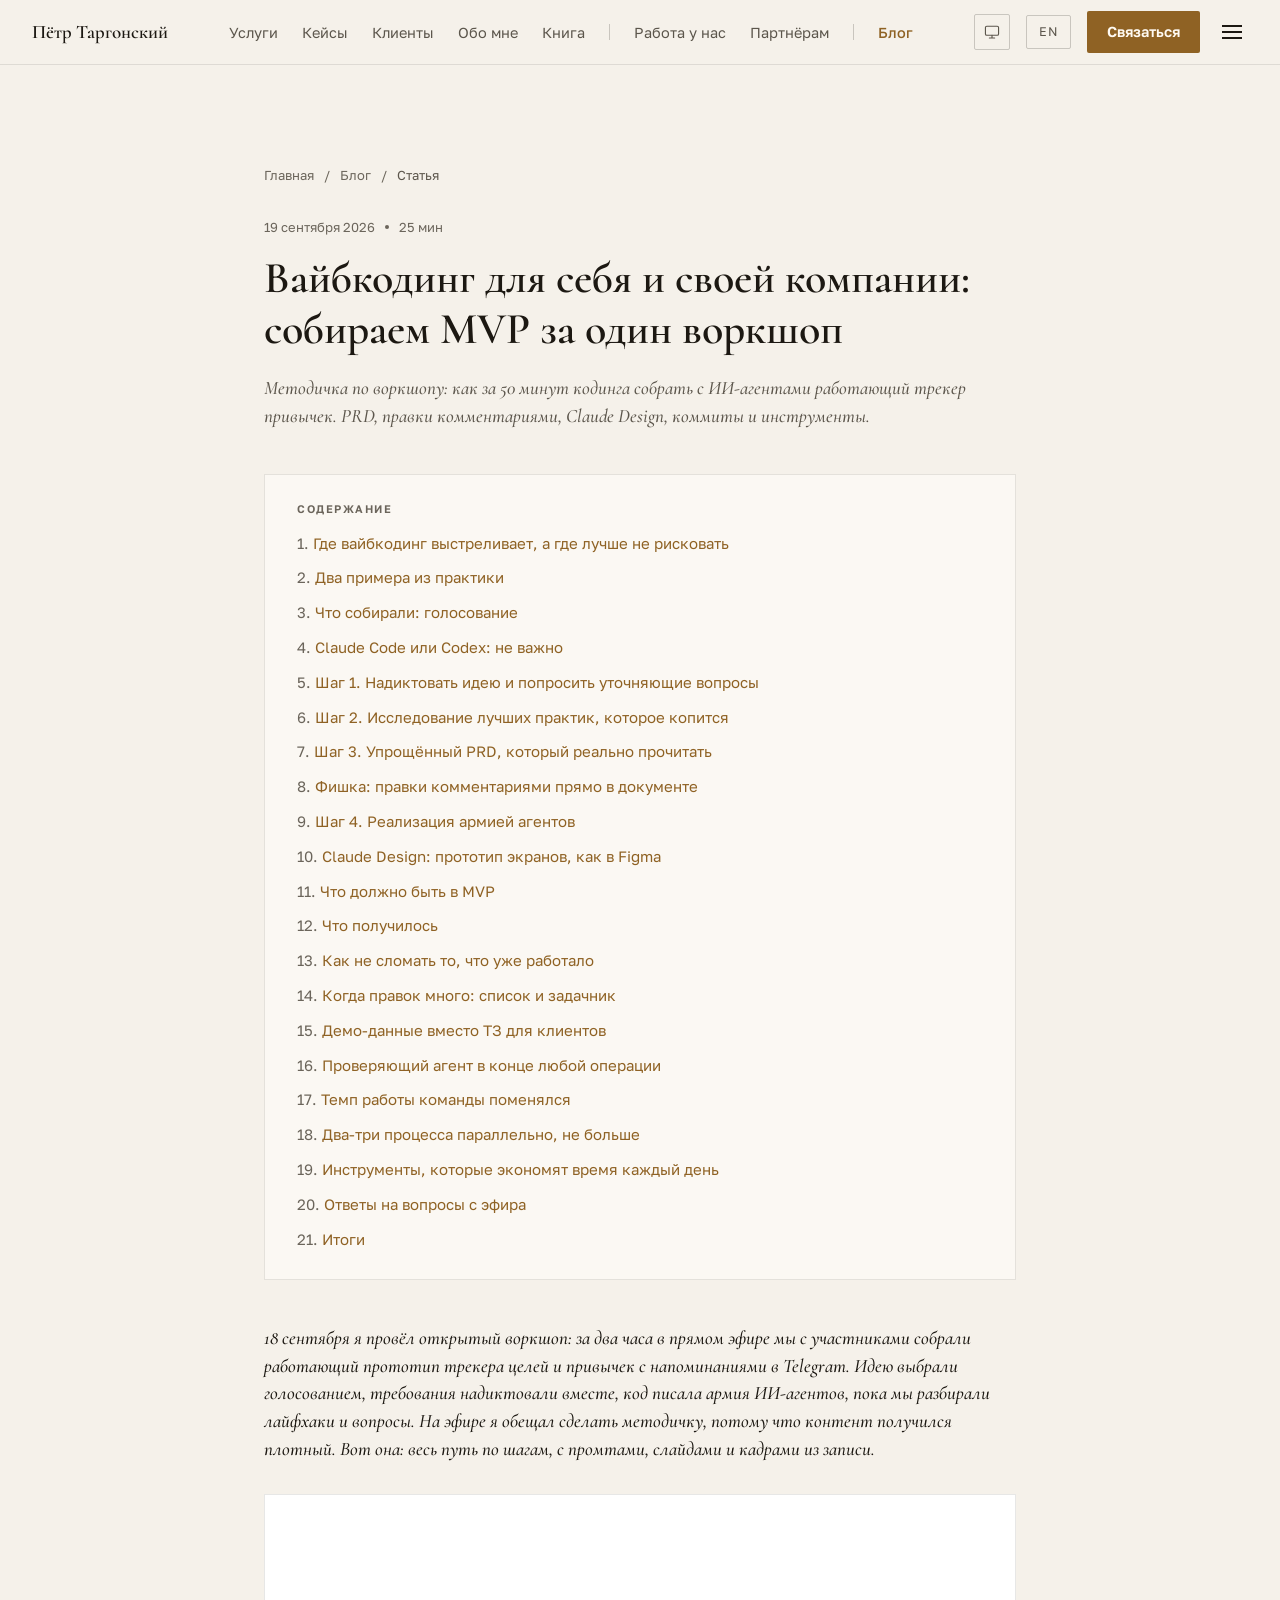
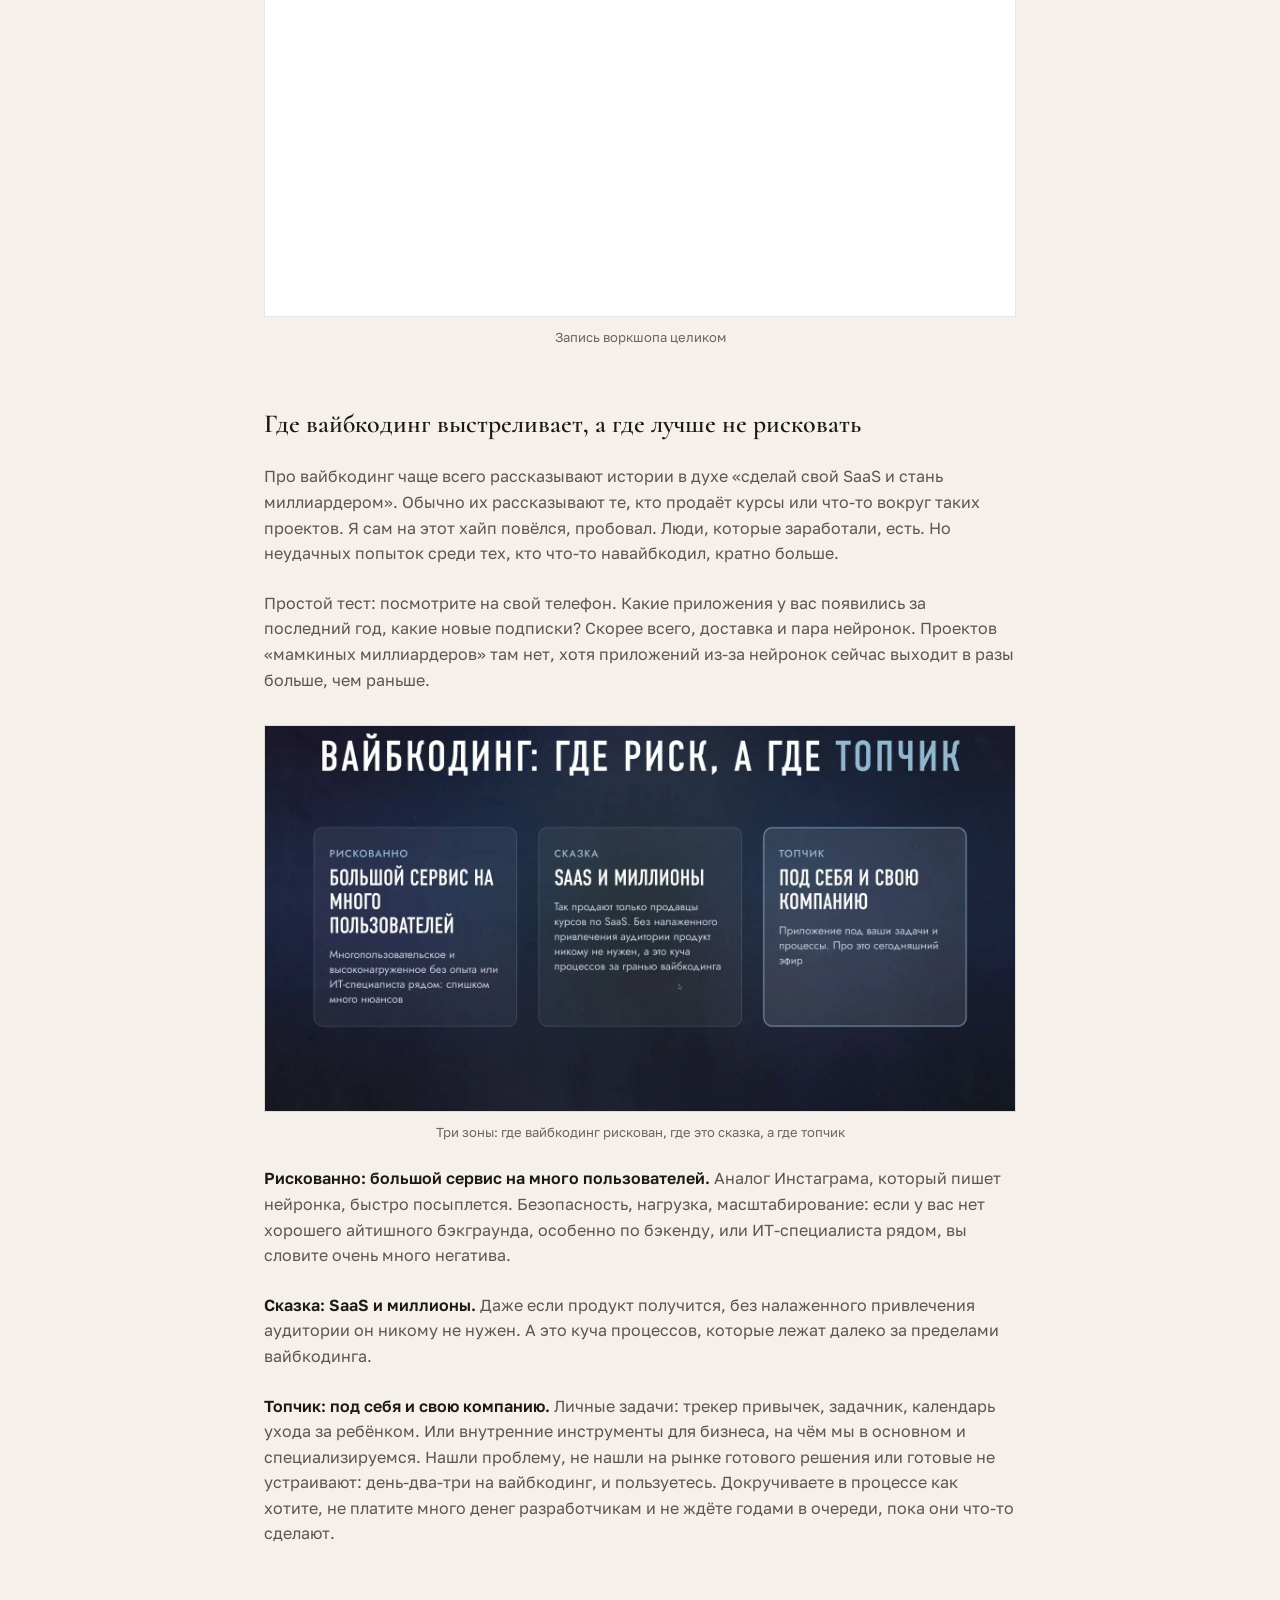
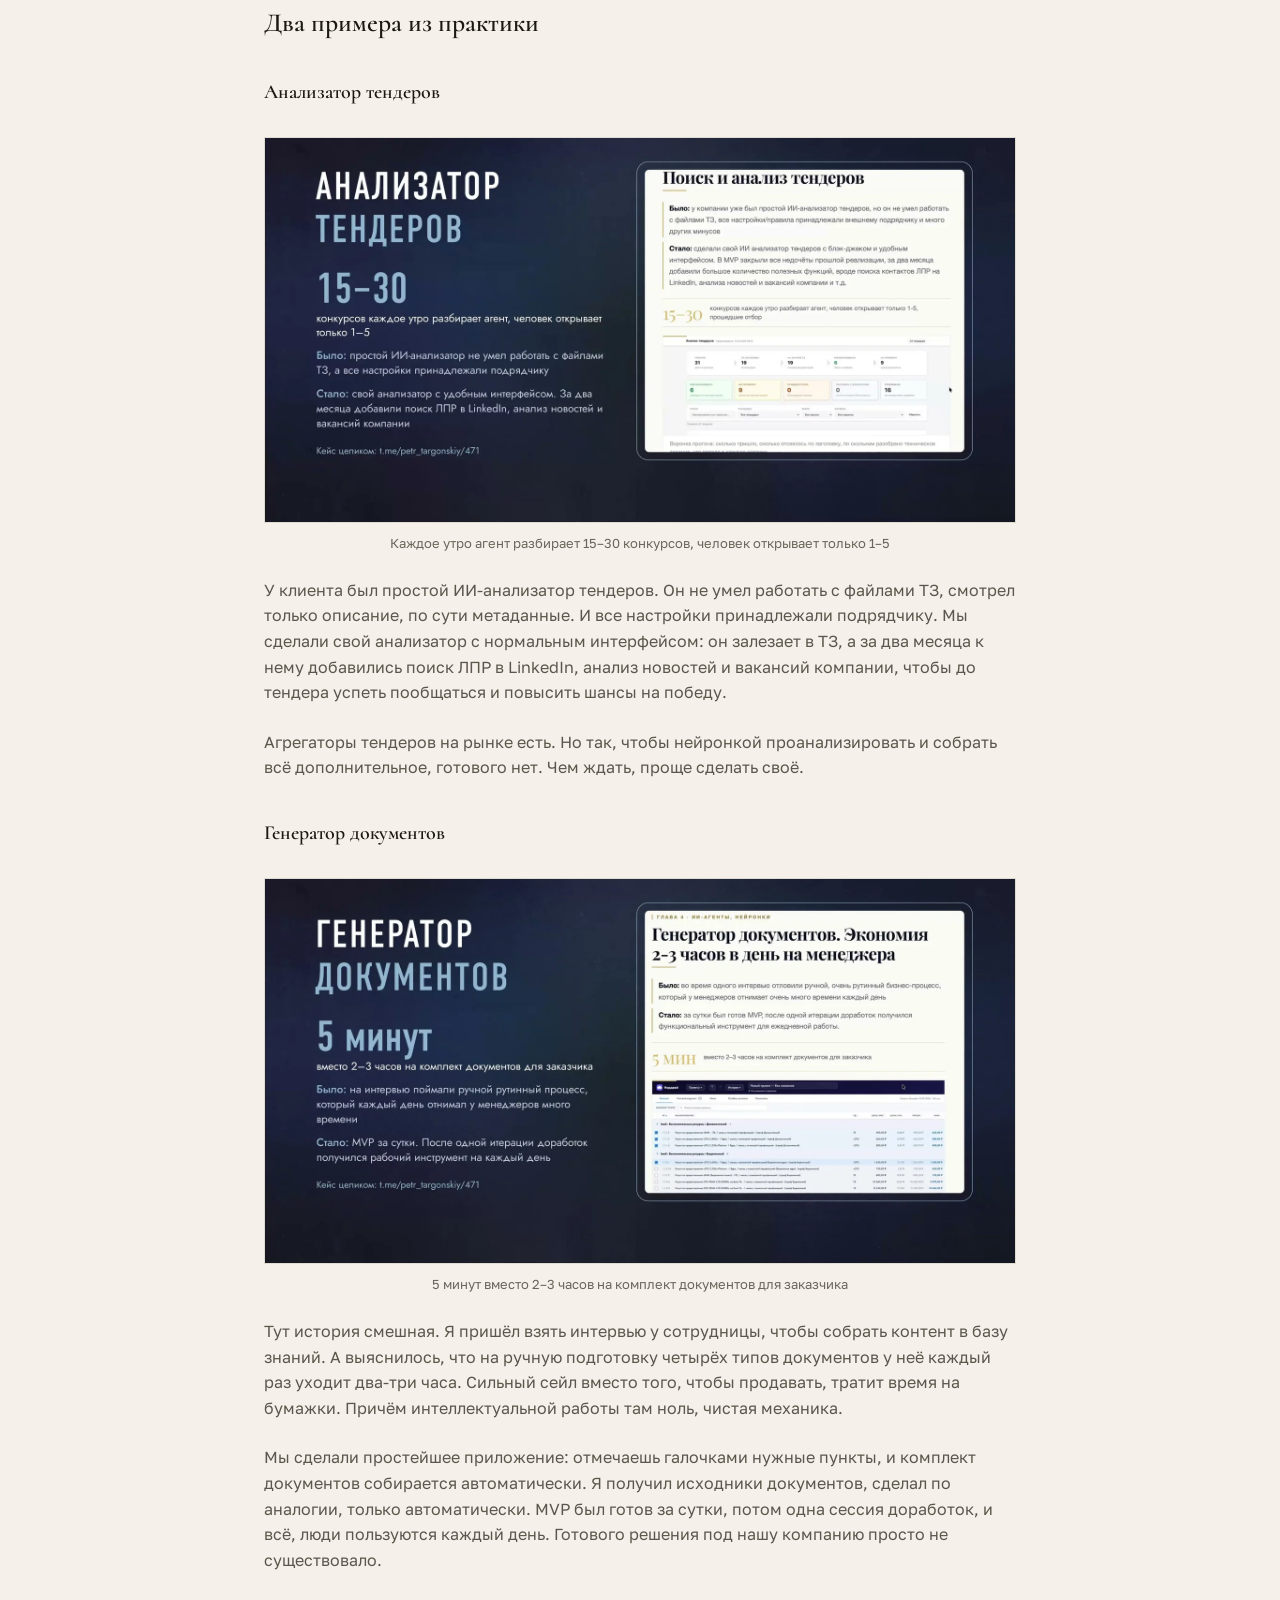
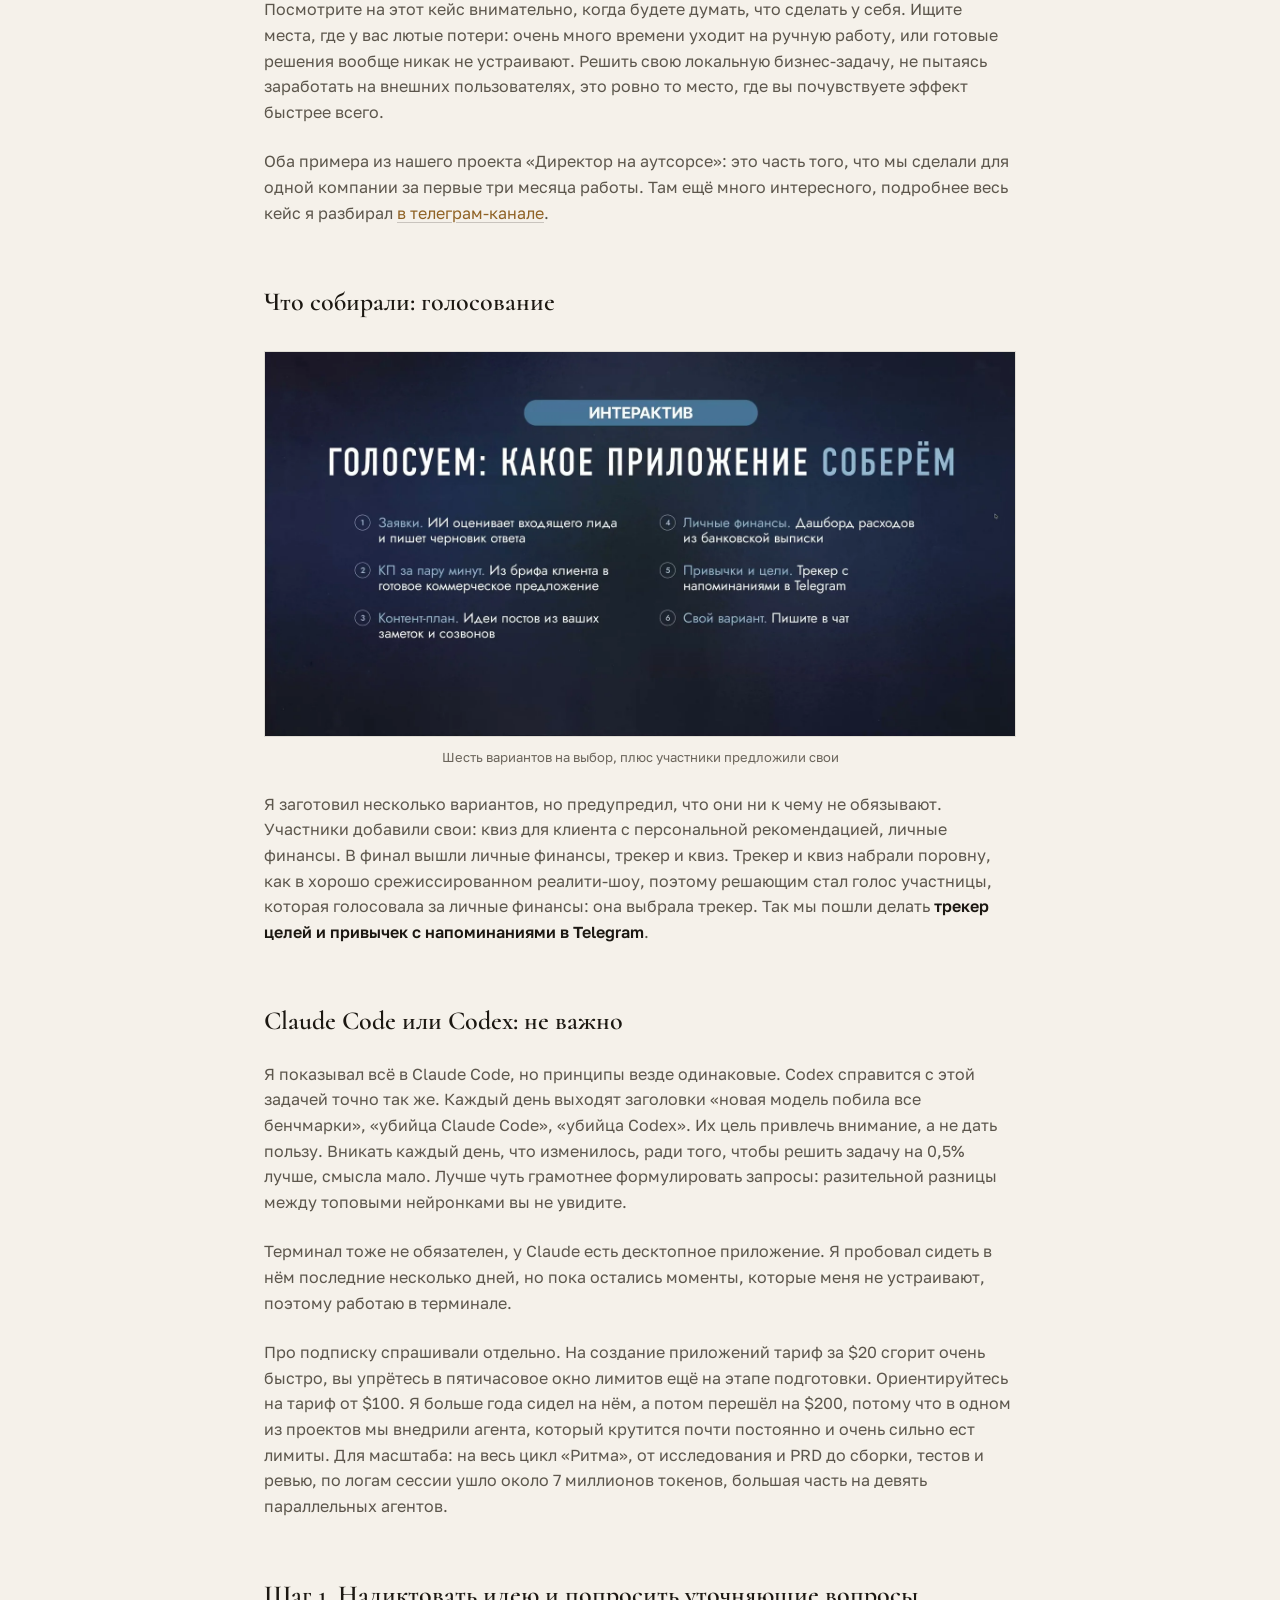
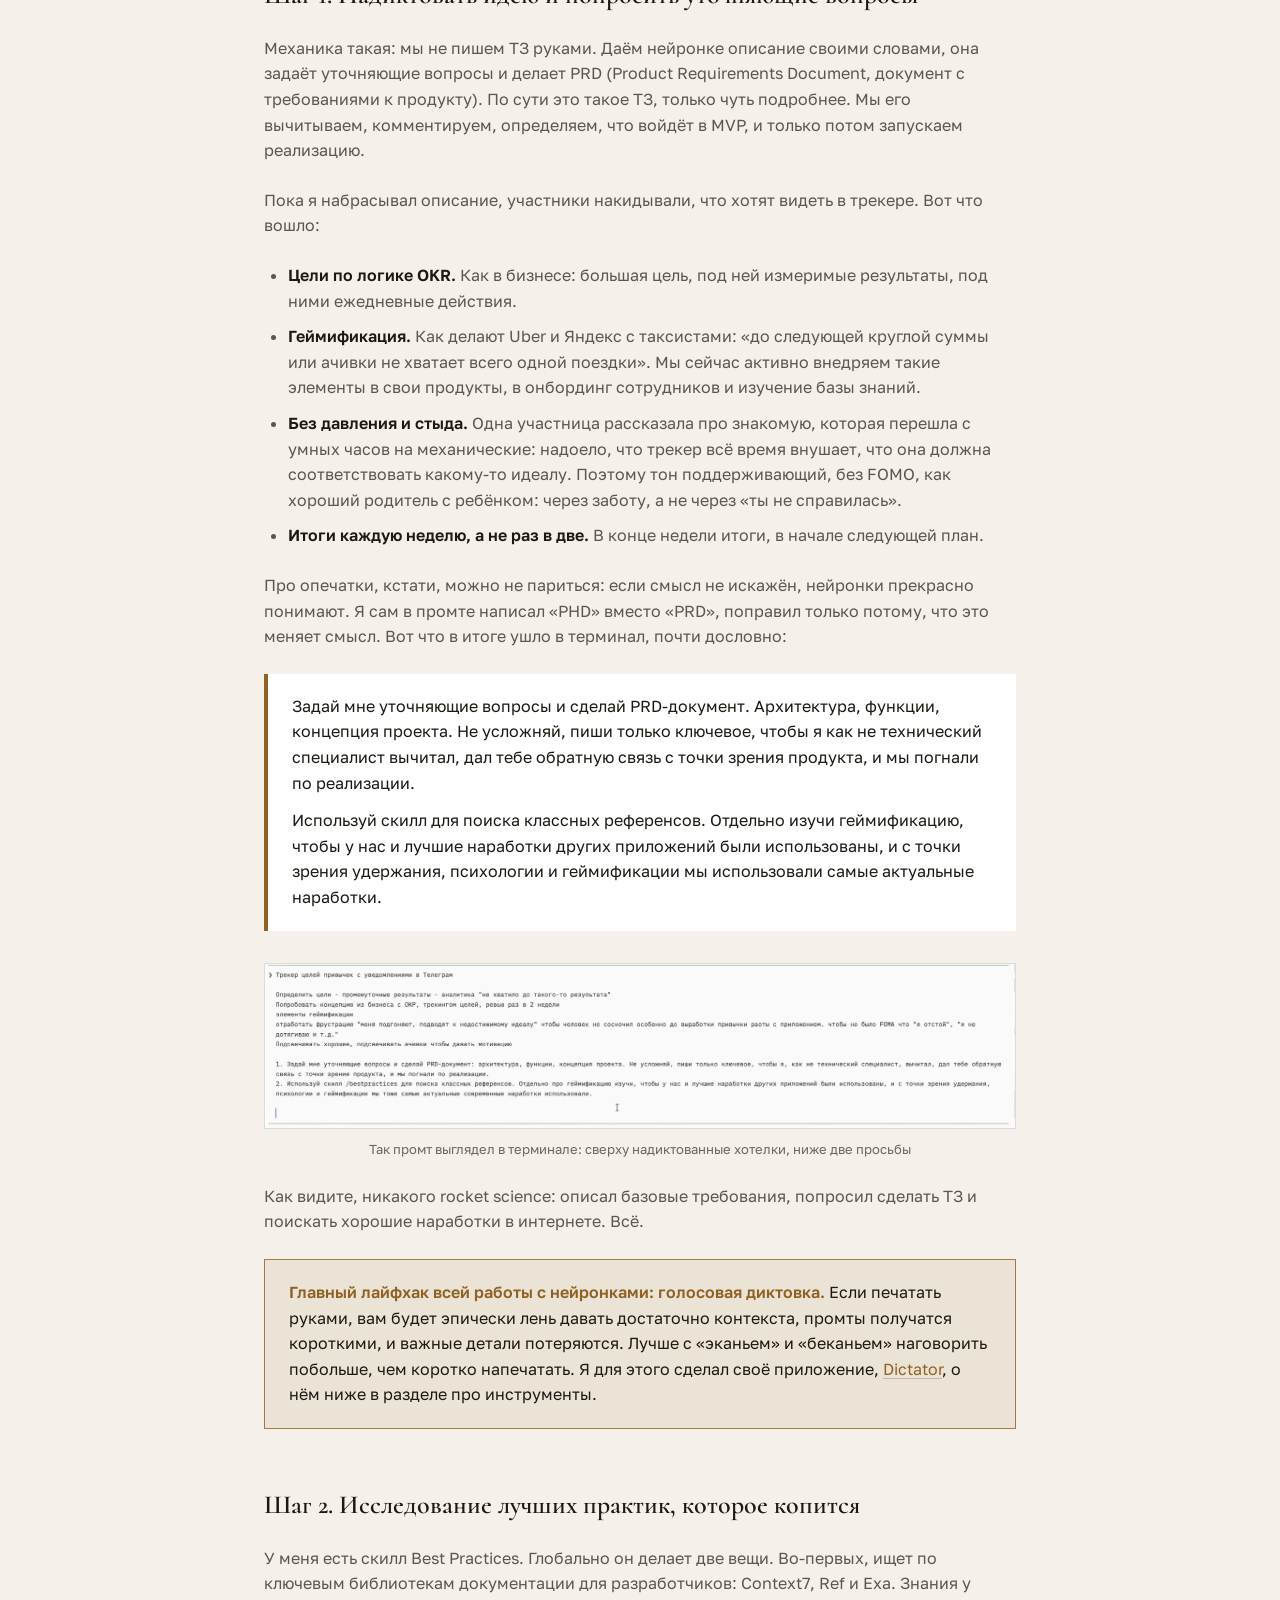
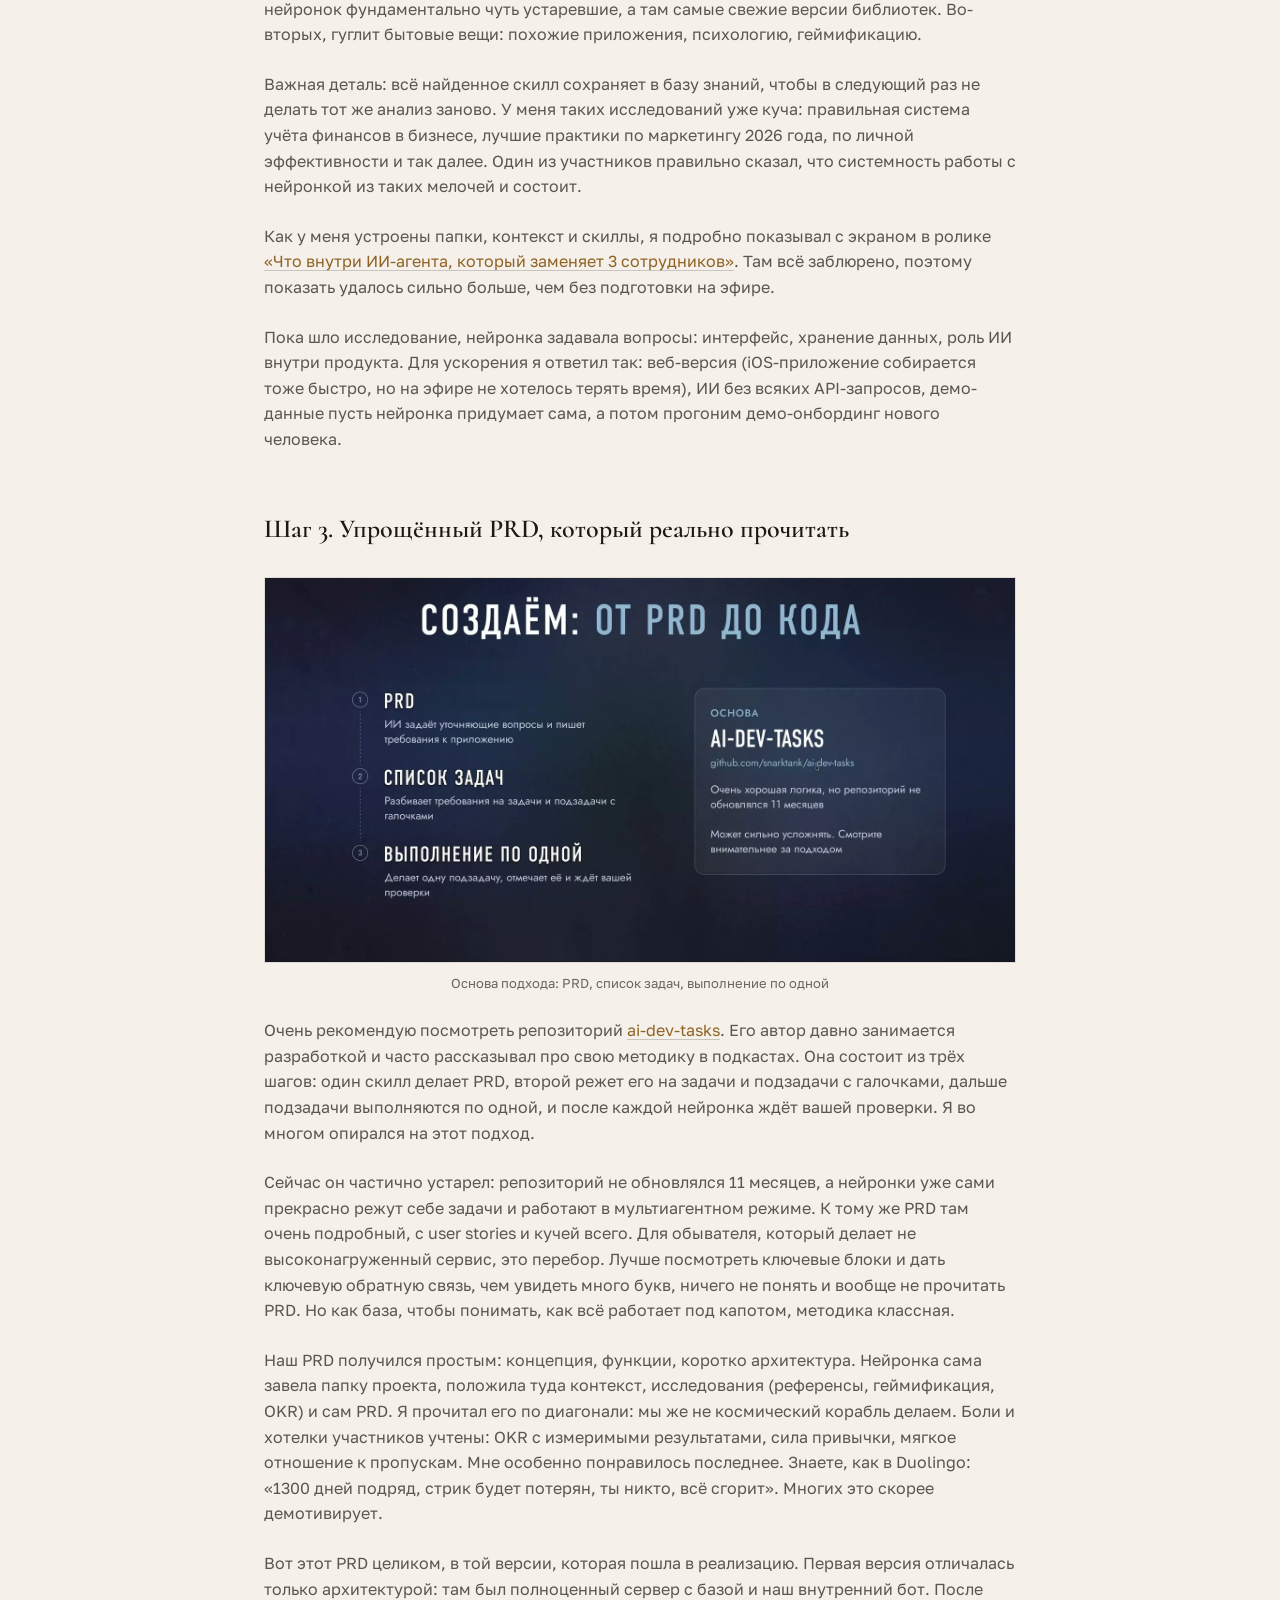
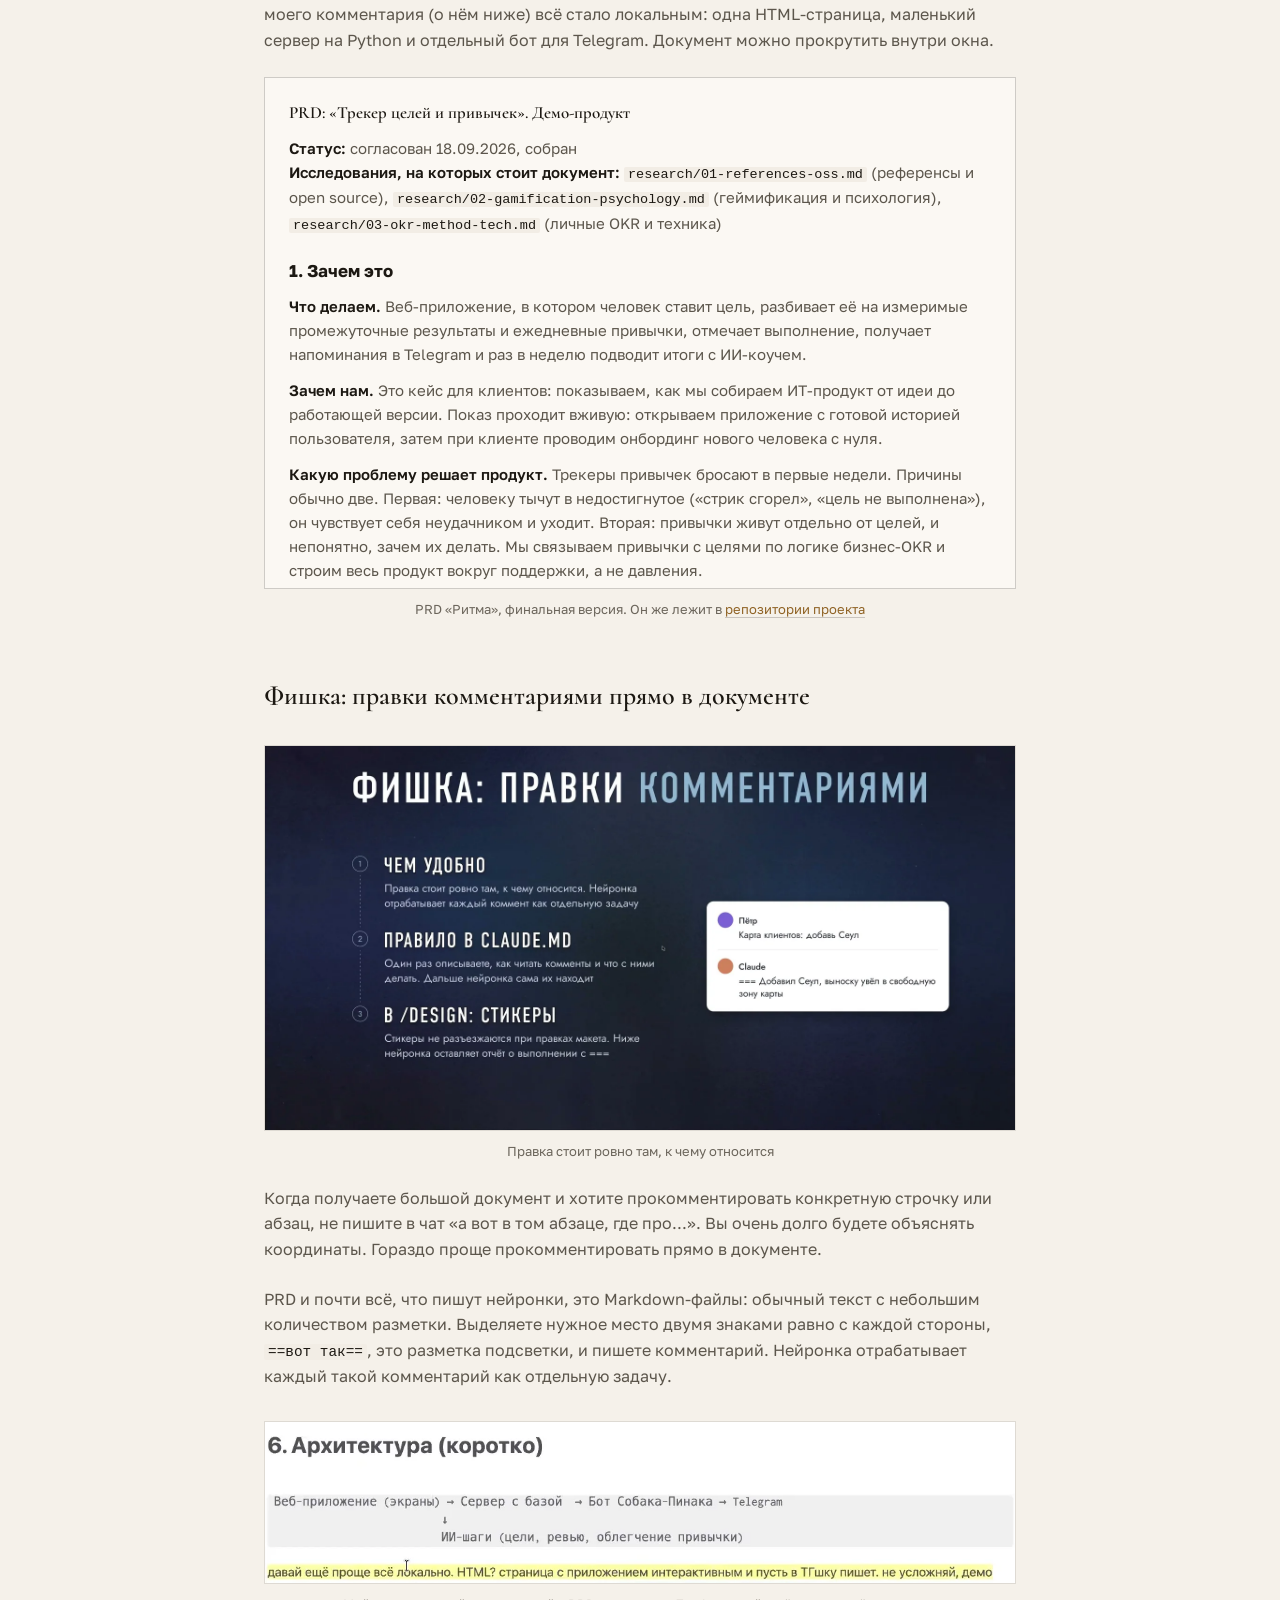
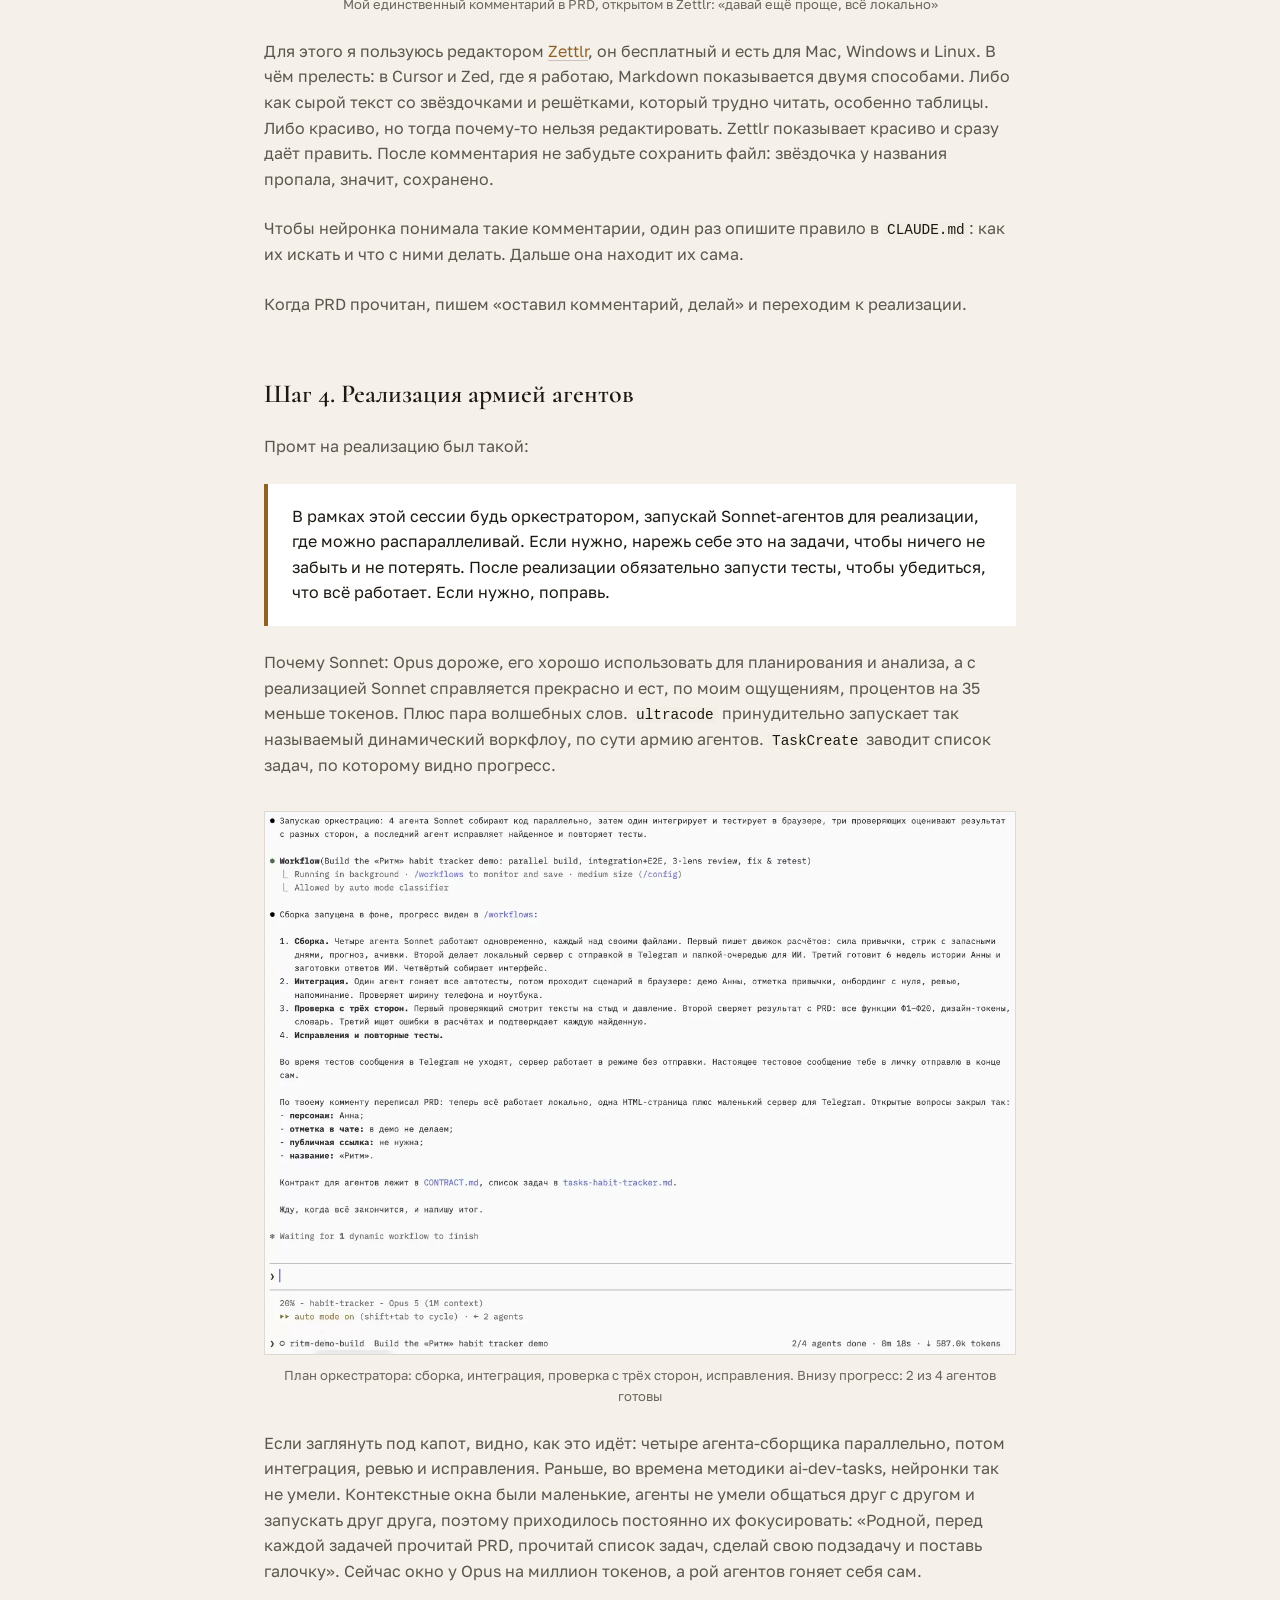
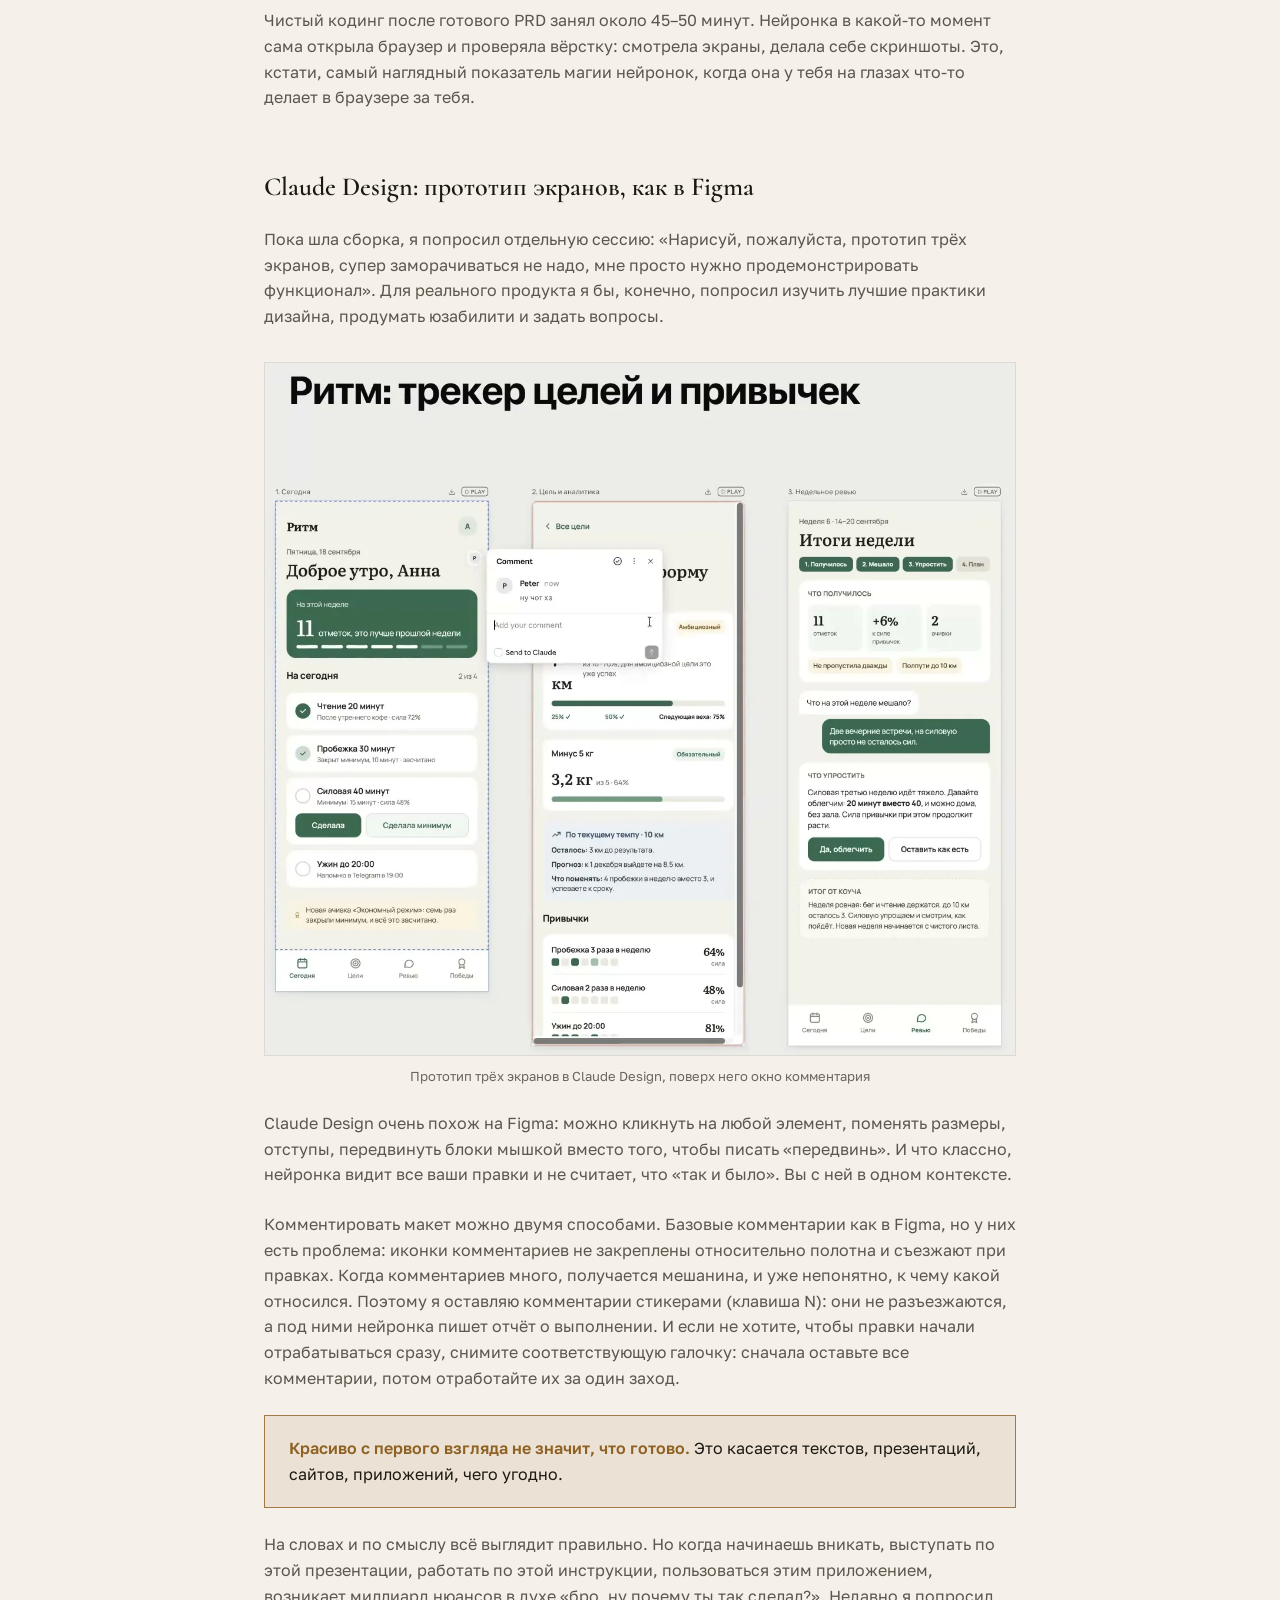
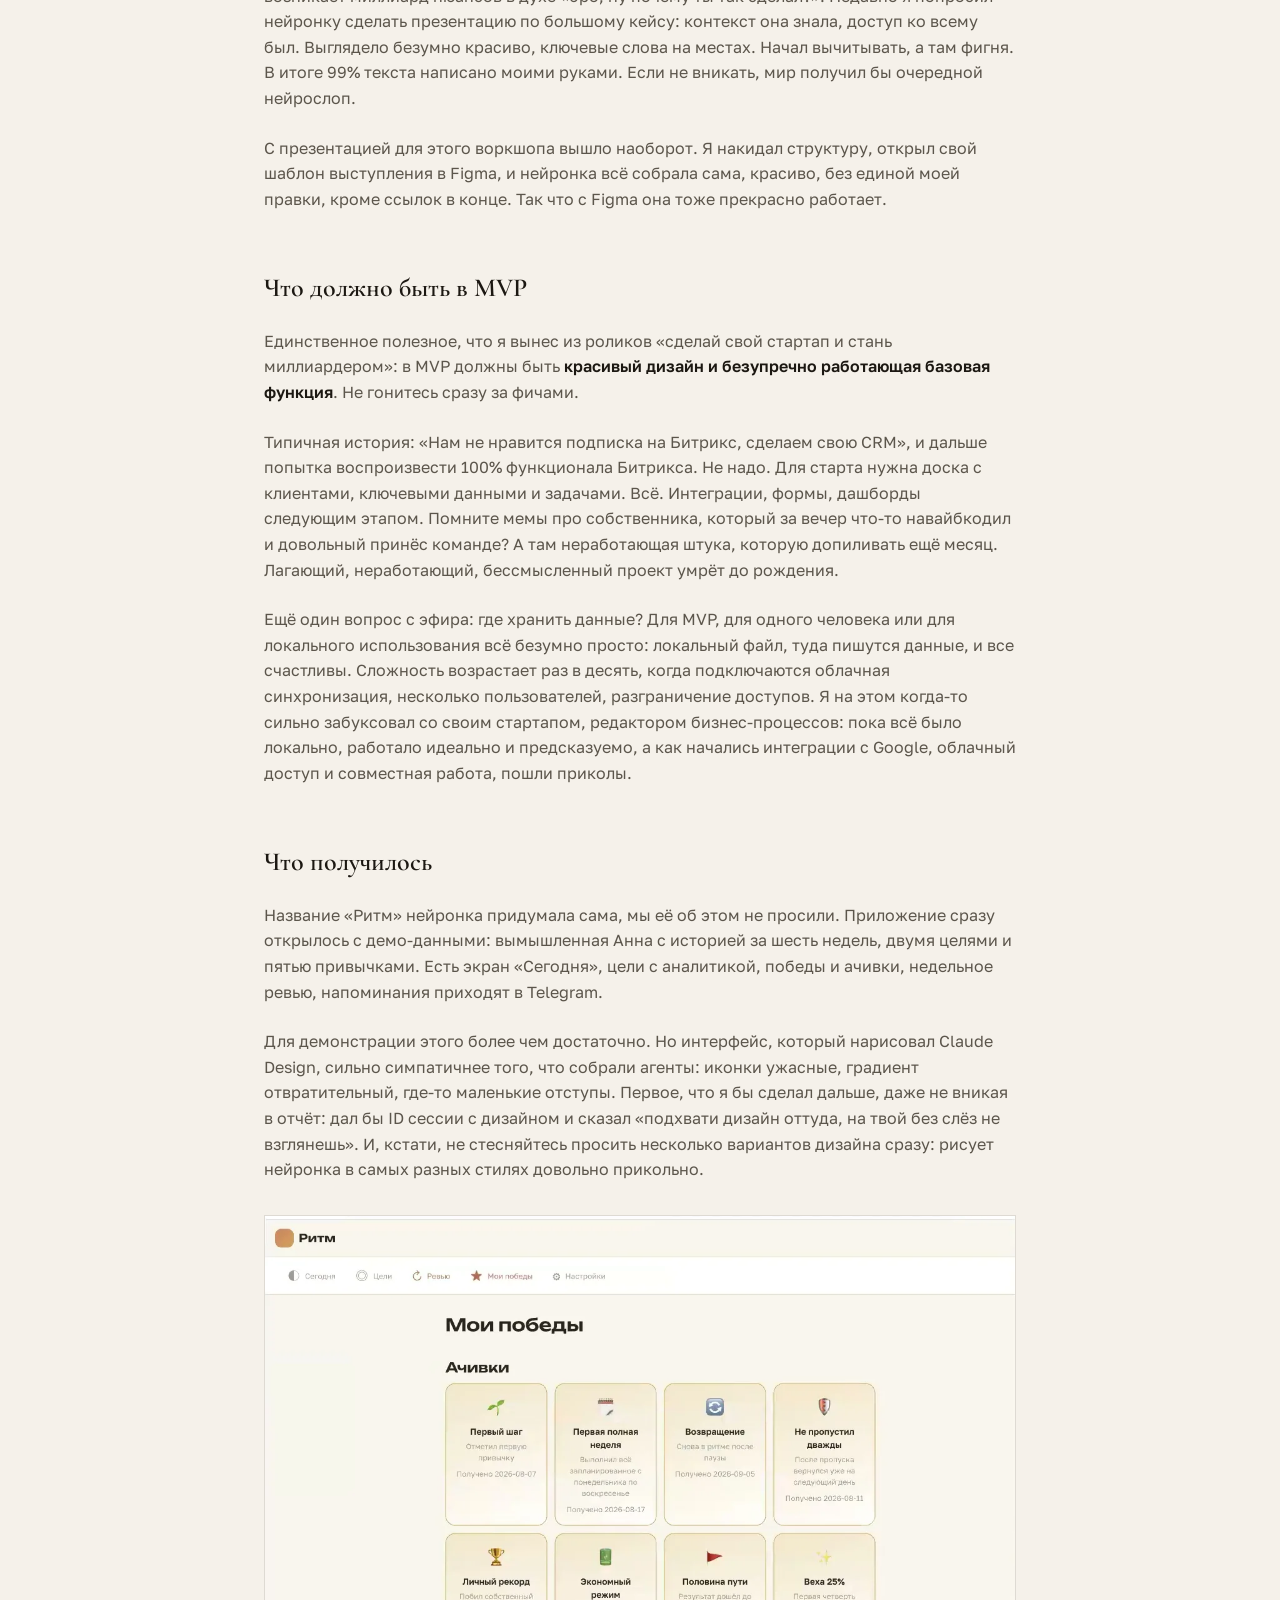
<file: ru/blog/vajbkoding-mvp-v-pryamom-efire/index.html>
<!DOCTYPE html>
<html lang="ru">
<head>
<meta charset="UTF-8">
<meta name="viewport" content="width=device-width, initial-scale=1">
<script>(function(){var d=document.documentElement,c=null;try{c=localStorage.getItem("petr-theme");}catch(e){}if(c!=='light'&&c!=='dark'){c='system';}d.setAttribute('data-theme-choice',c);d.setAttribute('data-theme',c!=='system'?c:(window.matchMedia&&window.matchMedia('(prefers-color-scheme: light)').matches?'light':'dark'));})();</script>
<script>
(function(m,e,t,r,i,k,a){
  m[i]=m[i]||function(){(m[i].a=m[i].a||[]).push(arguments)};
  m[i].l=1*new Date();
  for (var j = 0; j < document.scripts.length; j++) {if (document.scripts[j].src === r) { return; }}
  k=e.createElement(t),a=e.getElementsByTagName(t)[0],k.async=1,k.src=r,a.parentNode.insertBefore(k,a)
})(window, document, "script", "https://mc.yandex.ru/metrika/tag.js", "ym");

ym(55185025, "init", {
  clickmap: true,
  trackLinks: true,
  accurateTrackBounce: true,
  webvisor: true
});
</script>
    <link rel="icon" href="/wp-content/themes/petr-dark/media/favicon-32.png" type="image/png" sizes="32x32" />
<link rel="icon" href="/wp-content/themes/petr-dark/media/favicon-512.png" type="image/png" sizes="512x512" />
<link rel="apple-touch-icon" href="/wp-content/themes/petr-dark/media/apple-touch-icon.png" sizes="180x180" />

<!-- Search Engine Optimization by Rank Math - https://rankmath.com/ -->
<title>Вайбкодинг для себя и своей компании: собираем MVP за один воркшоп &mdash; Пётр Таргонский</title>
<meta name="description" content="Методичка по воркшопу: как за 50 минут кодинга собрать с ИИ-агентами работающий трекер привычек. PRD, правки комментариями, Claude Design, коммиты и инструменты."/>
<meta name="robots" content="index, follow, max-snippet:-1, max-video-preview:-1, max-image-preview:large"/>
<link rel="canonical" href="https://petr-targonskiy.com/ru/blog/vajbkoding-mvp-v-pryamom-efire" />
<meta property="og:locale" content="ru_RU" />
<meta property="og:type" content="article" />
<meta property="og:title" content="Вайбкодинг для себя и своей компании: собираем MVP за один воркшоп" />
<meta property="og:description" content="Методичка по воркшопу: как за 50 минут кодинга собрать с ИИ-агентами работающий трекер привычек. PRD, правки комментариями, Claude Design, коммиты и инструменты." />
<meta property="og:url" content="https://petr-targonskiy.com/ru/blog/vajbkoding-mvp-v-pryamom-efire" />
<meta property="og:site_name" content="Пётр Таргонский" />
<meta property="article:section" content="Uncategorized" />
<meta property="og:image" content="https://petr-targonskiy.com/wp-content/uploads/2026/11/vajbkoding-mvp-v-pryamom-efire.jpg" />
<meta property="og:image:width" content="1200" />
<meta property="og:image:height" content="630" />
<meta property="og:image:alt" content="Вайбкодинг для себя и своей компании: собираем MVP за один воркшоп" />
<meta property="og:image:type" content="image/jpeg" />
<meta property="article:published_time" content="2026-09-19T09:00:00+00:00" />
<meta name="twitter:card" content="summary_large_image" />
<meta name="twitter:title" content="Вайбкодинг для себя и своей компании: собираем MVP за один воркшоп &mdash; Пётр Таргонский" />
<meta name="twitter:description" content="Методичка по воркшопу: как за 50 минут кодинга собрать с ИИ-агентами работающий трекер привычек. PRD, правки комментариями, Claude Design, коммиты и инструменты." />
<meta name="twitter:image" content="https://petr-targonskiy.com/wp-content/uploads/2026/11/vajbkoding-mvp-v-pryamom-efire.jpg" />
<meta name="twitter:label1" content="Time to read" />
<meta name="twitter:data1" content="30 minutes" />
<script type="application/ld+json" class="rank-math-schema">{"@context":"https://schema.org","@graph":[{"@type":"Person","@id":"https://petr-targonskiy.com/#person","name":"\u041f\u0451\u0442\u0440 \u0422\u0430\u0440\u0433\u043e\u043d\u0441\u043a\u0438\u0439","url":"https://petr-targonskiy.com/ru","jobTitle":"\u041e\u0441\u043d\u043e\u0432\u0430\u0442\u0435\u043b\u044c Systemmatica \u00b7 \u041e\u043f\u0435\u0440\u0430\u0446\u0438\u043e\u043d\u043d\u044b\u0439 \u0434\u0438\u0440\u0435\u043a\u0442\u043e\u0440 \u0414\u0430\u0442\u0430\u0420\u0443 \u00b7 \u0410\u0432\u0442\u043e\u0440 \u043a\u043d\u0438\u0433\u0438 \u00b7 \u0421\u043f\u0438\u043a\u0435\u0440","image":"https://petr-targonskiy.com/wp-content/themes/petr-dark/media/portrait-presskit.webp","description":"\u0421\u0438\u0441\u0442\u0435\u043c\u0430\u0442\u0438\u0437\u0438\u0440\u0443\u044e \u0431\u0438\u0437\u043d\u0435\u0441: \u0418\u0418-\u0430\u0433\u0435\u043d\u0442\u044b, \u0431\u0430\u0437\u044b \u0437\u043d\u0430\u043d\u0438\u0439, \u0440\u0435\u0433\u043b\u0430\u043c\u0435\u043d\u0442\u044b, CRM, \u0434\u0430\u0448\u0431\u043e\u0440\u0434\u044b. 12 \u043b\u0435\u0442 \u043e\u043f\u044b\u0442\u0430, 60+ \u043f\u0440\u043e\u0435\u043a\u0442\u043e\u0432.","worksFor":{"@type":"Organization","name":"Systemmatica","url":"https://systemmatica.com"},"knowsAbout":["Business Systematization","Knowledge Management","Business Process Management","CRM Systems","AI for Business"],"sameAs":["https://t.me/PTargonskiy","https://systemmatica.com","https://t.me/petr_targonskiy","https://www.youtube.com/@petrtargonskiy","https://vc.ru/u/1166553-petr-targonskiy"]},{"@type":"WebSite","@id":"https://petr-targonskiy.com/#website","url":"https://petr-targonskiy.com","name":"\u041f\u0451\u0442\u0440 \u0422\u0430\u0440\u0433\u043e\u043d\u0441\u043a\u0438\u0439","publisher":{"@id":"https://petr-targonskiy.com/#person"},"inLanguage":"ru-RU"},{"@type":"ImageObject","@id":"https://petr-targonskiy.com/wp-content/uploads/2026/11/vajbkoding-mvp-v-pryamom-efire.jpg","url":"https://petr-targonskiy.com/wp-content/uploads/2026/11/vajbkoding-mvp-v-pryamom-efire.jpg","width":"1200","height":"630","inLanguage":"ru-RU"},{"@type":"WebPage","@id":"https://petr-targonskiy.com/ru/blog/vajbkoding-mvp-v-pryamom-efire#webpage","url":"https://petr-targonskiy.com/ru/blog/vajbkoding-mvp-v-pryamom-efire","name":"\u0412\u0430\u0439\u0431\u043a\u043e\u0434\u0438\u043d\u0433 \u0434\u043b\u044f \u0441\u0435\u0431\u044f \u0438 \u0441\u0432\u043e\u0435\u0439 \u043a\u043e\u043c\u043f\u0430\u043d\u0438\u0438: \u0441\u043e\u0431\u0438\u0440\u0430\u0435\u043c MVP \u0437\u0430 \u043e\u0434\u0438\u043d \u0432\u043e\u0440\u043a\u0448\u043e\u043f \u2014 \u041f\u0451\u0442\u0440 \u0422\u0430\u0440\u0433\u043e\u043d\u0441\u043a\u0438\u0439","datePublished":"2026-09-19T09:00:00+00:00","dateModified":"2026-09-19T09:00:00+00:00","isPartOf":{"@id":"https://petr-targonskiy.com/#website"},"primaryImageOfPage":{"@id":"https://petr-targonskiy.com/wp-content/uploads/2026/11/vajbkoding-mvp-v-pryamom-efire.jpg"},"inLanguage":"ru-RU"},{"@type":"BlogPosting","headline":"\u0412\u0430\u0439\u0431\u043a\u043e\u0434\u0438\u043d\u0433 \u0434\u043b\u044f \u0441\u0435\u0431\u044f \u0438 \u0441\u0432\u043e\u0435\u0439 \u043a\u043e\u043c\u043f\u0430\u043d\u0438\u0438: \u0441\u043e\u0431\u0438\u0440\u0430\u0435\u043c MVP \u0437\u0430 \u043e\u0434\u0438\u043d \u0432\u043e\u0440\u043a\u0448\u043e\u043f \u2014 \u041f\u0451\u0442\u0440 \u0422\u0430\u0440\u0433\u043e\u043d\u0441\u043a\u0438\u0439","datePublished":"2026-09-19T09:00:00+00:00","dateModified":"2026-09-19T09:00:00+00:00","articleSection":"Uncategorized","author":{"@id":"https://petr-targonskiy.com/#person"},"publisher":{"@id":"https://petr-targonskiy.com/#person"},"description":"\u041c\u0435\u0442\u043e\u0434\u0438\u0447\u043a\u0430 \u043f\u043e \u0432\u043e\u0440\u043a\u0448\u043e\u043f\u0443: \u043a\u0430\u043a \u0437\u0430 50 \u043c\u0438\u043d\u0443\u0442 \u043a\u043e\u0434\u0438\u043d\u0433\u0430 \u0441\u043e\u0431\u0440\u0430\u0442\u044c \u0441 \u0418\u0418-\u0430\u0433\u0435\u043d\u0442\u0430\u043c\u0438 \u0440\u0430\u0431\u043e\u0442\u0430\u044e\u0449\u0438\u0439 \u0442\u0440\u0435\u043a\u0435\u0440 \u043f\u0440\u0438\u0432\u044b\u0447\u0435\u043a. PRD, \u043f\u0440\u0430\u0432\u043a\u0438 \u043a\u043e\u043c\u043c\u0435\u043d\u0442\u0430\u0440\u0438\u044f\u043c\u0438, Claude Design, \u043a\u043e\u043c\u043c\u0438\u0442\u044b \u0438 \u0438\u043d\u0441\u0442\u0440\u0443\u043c\u0435\u043d\u0442\u044b.","name":"\u0412\u0430\u0439\u0431\u043a\u043e\u0434\u0438\u043d\u0433 \u0434\u043b\u044f \u0441\u0435\u0431\u044f \u0438 \u0441\u0432\u043e\u0435\u0439 \u043a\u043e\u043c\u043f\u0430\u043d\u0438\u0438: \u0441\u043e\u0431\u0438\u0440\u0430\u0435\u043c MVP \u0437\u0430 \u043e\u0434\u0438\u043d \u0432\u043e\u0440\u043a\u0448\u043e\u043f \u2014 \u041f\u0451\u0442\u0440 \u0422\u0430\u0440\u0433\u043e\u043d\u0441\u043a\u0438\u0439","@id":"https://petr-targonskiy.com/ru/blog/vajbkoding-mvp-v-pryamom-efire#richSnippet","isPartOf":{"@id":"https://petr-targonskiy.com/ru/blog/vajbkoding-mvp-v-pryamom-efire#webpage"},"image":{"@id":"https://petr-targonskiy.com/wp-content/uploads/2026/11/vajbkoding-mvp-v-pryamom-efire.jpg"},"inLanguage":"ru-RU","mainEntityOfPage":{"@id":"https://petr-targonskiy.com/ru/blog/vajbkoding-mvp-v-pryamom-efire#webpage"}}]}</script>
<!-- /Rank Math WordPress SEO plugin -->

<link rel="alternate" type="application/rss+xml" title="Пётр Таргонский &raquo; Feed" href="https://petr-targonskiy.com/ru/feed" />
<link rel="alternate" type="application/rss+xml" title="Пётр Таргонский &raquo; Comments Feed" href="https://petr-targonskiy.com/ru/comments/feed" />
<link rel='stylesheet' id='wp-block-library-css' href='/wp-includes/css/dist/block-library/style.min.css?ver=6.6.2' media='all' />
<style id='classic-theme-styles-inline-css'>
/*! This file is auto-generated */
.wp-block-button__link{color:#fff;background-color:#32373c;border-radius:9999px;box-shadow:none;text-decoration:none;padding:calc(.667em + 2px) calc(1.333em + 2px);font-size:1.125em}.wp-block-file__button{background:#32373c;color:#fff;text-decoration:none}
</style>
<style id='global-styles-inline-css'>
:root{--wp--preset--aspect-ratio--square: 1;--wp--preset--aspect-ratio--4-3: 4/3;--wp--preset--aspect-ratio--3-4: 3/4;--wp--preset--aspect-ratio--3-2: 3/2;--wp--preset--aspect-ratio--2-3: 2/3;--wp--preset--aspect-ratio--16-9: 16/9;--wp--preset--aspect-ratio--9-16: 9/16;--wp--preset--color--black: #000000;--wp--preset--color--cyan-bluish-gray: #abb8c3;--wp--preset--color--white: #ffffff;--wp--preset--color--pale-pink: #f78da7;--wp--preset--color--vivid-red: #cf2e2e;--wp--preset--color--luminous-vivid-orange: #ff6900;--wp--preset--color--luminous-vivid-amber: #fcb900;--wp--preset--color--light-green-cyan: #7bdcb5;--wp--preset--color--vivid-green-cyan: #00d084;--wp--preset--color--pale-cyan-blue: #8ed1fc;--wp--preset--color--vivid-cyan-blue: #0693e3;--wp--preset--color--vivid-purple: #9b51e0;--wp--preset--gradient--vivid-cyan-blue-to-vivid-purple: linear-gradient(135deg,rgba(6,147,227,1) 0%,rgb(155,81,224) 100%);--wp--preset--gradient--light-green-cyan-to-vivid-green-cyan: linear-gradient(135deg,rgb(122,220,180) 0%,rgb(0,208,130) 100%);--wp--preset--gradient--luminous-vivid-amber-to-luminous-vivid-orange: linear-gradient(135deg,rgba(252,185,0,1) 0%,rgba(255,105,0,1) 100%);--wp--preset--gradient--luminous-vivid-orange-to-vivid-red: linear-gradient(135deg,rgba(255,105,0,1) 0%,rgb(207,46,46) 100%);--wp--preset--gradient--very-light-gray-to-cyan-bluish-gray: linear-gradient(135deg,rgb(238,238,238) 0%,rgb(169,184,195) 100%);--wp--preset--gradient--cool-to-warm-spectrum: linear-gradient(135deg,rgb(74,234,220) 0%,rgb(151,120,209) 20%,rgb(207,42,186) 40%,rgb(238,44,130) 60%,rgb(251,105,98) 80%,rgb(254,248,76) 100%);--wp--preset--gradient--blush-light-purple: linear-gradient(135deg,rgb(255,206,236) 0%,rgb(152,150,240) 100%);--wp--preset--gradient--blush-bordeaux: linear-gradient(135deg,rgb(254,205,165) 0%,rgb(254,45,45) 50%,rgb(107,0,62) 100%);--wp--preset--gradient--luminous-dusk: linear-gradient(135deg,rgb(255,203,112) 0%,rgb(199,81,192) 50%,rgb(65,88,208) 100%);--wp--preset--gradient--pale-ocean: linear-gradient(135deg,rgb(255,245,203) 0%,rgb(182,227,212) 50%,rgb(51,167,181) 100%);--wp--preset--gradient--electric-grass: linear-gradient(135deg,rgb(202,248,128) 0%,rgb(113,206,126) 100%);--wp--preset--gradient--midnight: linear-gradient(135deg,rgb(2,3,129) 0%,rgb(40,116,252) 100%);--wp--preset--font-size--small: 13px;--wp--preset--font-size--medium: 20px;--wp--preset--font-size--large: 36px;--wp--preset--font-size--x-large: 42px;--wp--preset--spacing--20: 0.44rem;--wp--preset--spacing--30: 0.67rem;--wp--preset--spacing--40: 1rem;--wp--preset--spacing--50: 1.5rem;--wp--preset--spacing--60: 2.25rem;--wp--preset--spacing--70: 3.38rem;--wp--preset--spacing--80: 5.06rem;--wp--preset--shadow--natural: 6px 6px 9px rgba(0, 0, 0, 0.2);--wp--preset--shadow--deep: 12px 12px 50px rgba(0, 0, 0, 0.4);--wp--preset--shadow--sharp: 6px 6px 0px rgba(0, 0, 0, 0.2);--wp--preset--shadow--outlined: 6px 6px 0px -3px rgba(255, 255, 255, 1), 6px 6px rgba(0, 0, 0, 1);--wp--preset--shadow--crisp: 6px 6px 0px rgba(0, 0, 0, 1);}:where(.is-layout-flex){gap: 0.5em;}:where(.is-layout-grid){gap: 0.5em;}body .is-layout-flex{display: flex;}.is-layout-flex{flex-wrap: wrap;align-items: center;}.is-layout-flex > :is(*, div){margin: 0;}body .is-layout-grid{display: grid;}.is-layout-grid > :is(*, div){margin: 0;}:where(.wp-block-columns.is-layout-flex){gap: 2em;}:where(.wp-block-columns.is-layout-grid){gap: 2em;}:where(.wp-block-post-template.is-layout-flex){gap: 1.25em;}:where(.wp-block-post-template.is-layout-grid){gap: 1.25em;}.has-black-color{color: var(--wp--preset--color--black) !important;}.has-cyan-bluish-gray-color{color: var(--wp--preset--color--cyan-bluish-gray) !important;}.has-white-color{color: var(--wp--preset--color--white) !important;}.has-pale-pink-color{color: var(--wp--preset--color--pale-pink) !important;}.has-vivid-red-color{color: var(--wp--preset--color--vivid-red) !important;}.has-luminous-vivid-orange-color{color: var(--wp--preset--color--luminous-vivid-orange) !important;}.has-luminous-vivid-amber-color{color: var(--wp--preset--color--luminous-vivid-amber) !important;}.has-light-green-cyan-color{color: var(--wp--preset--color--light-green-cyan) !important;}.has-vivid-green-cyan-color{color: var(--wp--preset--color--vivid-green-cyan) !important;}.has-pale-cyan-blue-color{color: var(--wp--preset--color--pale-cyan-blue) !important;}.has-vivid-cyan-blue-color{color: var(--wp--preset--color--vivid-cyan-blue) !important;}.has-vivid-purple-color{color: var(--wp--preset--color--vivid-purple) !important;}.has-black-background-color{background-color: var(--wp--preset--color--black) !important;}.has-cyan-bluish-gray-background-color{background-color: var(--wp--preset--color--cyan-bluish-gray) !important;}.has-white-background-color{background-color: var(--wp--preset--color--white) !important;}.has-pale-pink-background-color{background-color: var(--wp--preset--color--pale-pink) !important;}.has-vivid-red-background-color{background-color: var(--wp--preset--color--vivid-red) !important;}.has-luminous-vivid-orange-background-color{background-color: var(--wp--preset--color--luminous-vivid-orange) !important;}.has-luminous-vivid-amber-background-color{background-color: var(--wp--preset--color--luminous-vivid-amber) !important;}.has-light-green-cyan-background-color{background-color: var(--wp--preset--color--light-green-cyan) !important;}.has-vivid-green-cyan-background-color{background-color: var(--wp--preset--color--vivid-green-cyan) !important;}.has-pale-cyan-blue-background-color{background-color: var(--wp--preset--color--pale-cyan-blue) !important;}.has-vivid-cyan-blue-background-color{background-color: var(--wp--preset--color--vivid-cyan-blue) !important;}.has-vivid-purple-background-color{background-color: var(--wp--preset--color--vivid-purple) !important;}.has-black-border-color{border-color: var(--wp--preset--color--black) !important;}.has-cyan-bluish-gray-border-color{border-color: var(--wp--preset--color--cyan-bluish-gray) !important;}.has-white-border-color{border-color: var(--wp--preset--color--white) !important;}.has-pale-pink-border-color{border-color: var(--wp--preset--color--pale-pink) !important;}.has-vivid-red-border-color{border-color: var(--wp--preset--color--vivid-red) !important;}.has-luminous-vivid-orange-border-color{border-color: var(--wp--preset--color--luminous-vivid-orange) !important;}.has-luminous-vivid-amber-border-color{border-color: var(--wp--preset--color--luminous-vivid-amber) !important;}.has-light-green-cyan-border-color{border-color: var(--wp--preset--color--light-green-cyan) !important;}.has-vivid-green-cyan-border-color{border-color: var(--wp--preset--color--vivid-green-cyan) !important;}.has-pale-cyan-blue-border-color{border-color: var(--wp--preset--color--pale-cyan-blue) !important;}.has-vivid-cyan-blue-border-color{border-color: var(--wp--preset--color--vivid-cyan-blue) !important;}.has-vivid-purple-border-color{border-color: var(--wp--preset--color--vivid-purple) !important;}.has-vivid-cyan-blue-to-vivid-purple-gradient-background{background: var(--wp--preset--gradient--vivid-cyan-blue-to-vivid-purple) !important;}.has-light-green-cyan-to-vivid-green-cyan-gradient-background{background: var(--wp--preset--gradient--light-green-cyan-to-vivid-green-cyan) !important;}.has-luminous-vivid-amber-to-luminous-vivid-orange-gradient-background{background: var(--wp--preset--gradient--luminous-vivid-amber-to-luminous-vivid-orange) !important;}.has-luminous-vivid-orange-to-vivid-red-gradient-background{background: var(--wp--preset--gradient--luminous-vivid-orange-to-vivid-red) !important;}.has-very-light-gray-to-cyan-bluish-gray-gradient-background{background: var(--wp--preset--gradient--very-light-gray-to-cyan-bluish-gray) !important;}.has-cool-to-warm-spectrum-gradient-background{background: var(--wp--preset--gradient--cool-to-warm-spectrum) !important;}.has-blush-light-purple-gradient-background{background: var(--wp--preset--gradient--blush-light-purple) !important;}.has-blush-bordeaux-gradient-background{background: var(--wp--preset--gradient--blush-bordeaux) !important;}.has-luminous-dusk-gradient-background{background: var(--wp--preset--gradient--luminous-dusk) !important;}.has-pale-ocean-gradient-background{background: var(--wp--preset--gradient--pale-ocean) !important;}.has-electric-grass-gradient-background{background: var(--wp--preset--gradient--electric-grass) !important;}.has-midnight-gradient-background{background: var(--wp--preset--gradient--midnight) !important;}.has-small-font-size{font-size: var(--wp--preset--font-size--small) !important;}.has-medium-font-size{font-size: var(--wp--preset--font-size--medium) !important;}.has-large-font-size{font-size: var(--wp--preset--font-size--large) !important;}.has-x-large-font-size{font-size: var(--wp--preset--font-size--x-large) !important;}
:where(.wp-block-post-template.is-layout-flex){gap: 1.25em;}:where(.wp-block-post-template.is-layout-grid){gap: 1.25em;}
:where(.wp-block-columns.is-layout-flex){gap: 2em;}:where(.wp-block-columns.is-layout-grid){gap: 2em;}
:root :where(.wp-block-pullquote){font-size: 1.5em;line-height: 1.6;}
</style>
<link rel='stylesheet' id='petr-dark-tokens-css' href='/wp-content/themes/petr-dark/assets/css/tokens.css?ver=1793269576' media='all' />
<link rel='stylesheet' id='petr-dark-base-css' href='/wp-content/themes/petr-dark/assets/css/base.css?ver=1791030432' media='all' />
<link rel='stylesheet' id='petr-dark-article-css' href='/wp-content/themes/petr-dark/assets/css/blocks/article.css?ver=1791021180' media='all' />
<link rel='stylesheet' id='petr-dark-section-contact-css' href='/wp-content/themes/petr-dark/assets/css/sections/contact.css?ver=1790579859' media='all' />
<link rel="https://api.w.org/" href="/wp-json/" /><link rel="alternate" title="JSON" type="application/json" href="https://petr-targonskiy.com/wp-json/wp/v2/posts/56" />
<link rel='shortlink' href='/?p=56' />
<link rel="icon" href="/wp-content/themes/petr-dark/media/favicon-512.png" sizes="32x32" />
<link rel="icon" href="/wp-content/themes/petr-dark/media/favicon-512.png" sizes="192x192" />
<link rel="apple-touch-icon" href="/wp-content/themes/petr-dark/media/favicon-512.png" />
<meta name="msapplication-TileImage" content="/wp-content/themes/petr-dark/media/favicon-512.png" />
</head>
<body class="post-template-default single single-post postid-56 single-format-standard wp-embed-responsive">
<noscript><div><img src="https://mc.yandex.ru/watch/55185025" style="position:absolute; left:-9999px;" alt="" /></div></noscript>
    
<a class="skip-link screen-reader-text" href="#main">Перейти к содержимому</a>

<header class="site-header">
  <div class="site-header__inner container">
    <a class="site-header__logo" href="/ru">
      Пётр Таргонский    </a>

    <input type="checkbox" id="site-nav-toggle" class="site-header__toggle-input">

    <nav class="site-header__nav" aria-label="Основная навигация">
      <ul class="site-header__menu">
                <li data-nav-drop="6">
          <a href="/ru#services">Услуги</a>
        </li>
                <li>
          <a href="/ru#dataru">Кейсы</a>
        </li>
                <li data-nav-drop="5">
          <a href="/ru#industries">Клиенты</a>
        </li>
                <li data-nav-drop="4">
          <a href="/ru#about">Обо мне</a>
        </li>
                <li data-nav-drop="3">
          <a href="/ru#book">Книга</a>
        </li>
                <li data-nav-drop="2">
          <a href="/ru#publications">Публикации</a>
        </li>
                <li data-nav-drop="1">
          <a href="/ru#podcasts">Подкасты</a>
        </li>
                        <li class="site-header__menu-sep" aria-hidden="true"></li>
                <li>
          <a href="/ru/vacancies">Работа у нас</a>
        </li>
                <li>
          <a href="/ru/partners">Партнёрам</a>
        </li>
                        <li class="site-header__menu-sep" aria-hidden="true"></li>
        <li>
          <a href="/ru/blog" class="site-header__link-accent">
            Блог          </a>
        </li>
      </ul>
    </nav>

    <div class="site-header__actions">
            <div class="theme-switch" data-theme-switch data-title="Тема"><button type="button" class="theme-switch__button" aria-haspopup="true" aria-expanded="false" aria-controls="theme-switch-menu" aria-label="Тема" title="Тема"><svg class="theme-switch__icon theme-switch__icon--system" viewBox="0 0 24 24" fill="none" stroke="currentColor" stroke-linecap="round" stroke-linejoin="round" aria-hidden="true" focusable="false"><rect x="3.25" y="4.25" width="17.5" height="12" rx="1.75"/><path d="M8.5 20h7M12 16.25V20"/></svg><svg class="theme-switch__icon theme-switch__icon--light" viewBox="0 0 24 24" fill="none" stroke="currentColor" stroke-linecap="round" stroke-linejoin="round" aria-hidden="true" focusable="false"><circle cx="12" cy="12" r="4"/><path d="M12 2.75v1.75M12 19.5v1.75M4.4 4.4l1.25 1.25M18.35 18.35l1.25 1.25M2.75 12H4.5M19.5 12h1.75M4.4 19.6l1.25-1.25M18.35 5.65l1.25-1.25"/></svg><svg class="theme-switch__icon theme-switch__icon--dark" viewBox="0 0 24 24" fill="none" stroke="currentColor" stroke-linecap="round" stroke-linejoin="round" aria-hidden="true" focusable="false"><path d="M20.25 14.1A8.25 8.25 0 1 1 9.9 3.75a6.5 6.5 0 0 0 10.35 10.35z"/></svg></button><ul class="theme-switch__menu" id="theme-switch-menu" role="menu" aria-label="Тема" hidden><li role="none"><button type="button" role="menuitemradio" class="theme-switch__option" data-theme-option="system" aria-checked="false"><svg class="theme-switch__option-icon" viewBox="0 0 24 24" fill="none" stroke="currentColor" stroke-linecap="round" stroke-linejoin="round" aria-hidden="true" focusable="false"><rect x="3.25" y="4.25" width="17.5" height="12" rx="1.75"/><path d="M8.5 20h7M12 16.25V20"/></svg><span>Системная</span><svg class="theme-switch__check" viewBox="0 0 24 24" fill="none" stroke="currentColor" stroke-linecap="round" stroke-linejoin="round" aria-hidden="true" focusable="false"><path d="M5 12.5l4.25 4.25L19 7"/></svg></button></li><li role="none"><button type="button" role="menuitemradio" class="theme-switch__option" data-theme-option="light" aria-checked="false"><svg class="theme-switch__option-icon" viewBox="0 0 24 24" fill="none" stroke="currentColor" stroke-linecap="round" stroke-linejoin="round" aria-hidden="true" focusable="false"><circle cx="12" cy="12" r="4"/><path d="M12 2.75v1.75M12 19.5v1.75M4.4 4.4l1.25 1.25M18.35 18.35l1.25 1.25M2.75 12H4.5M19.5 12h1.75M4.4 19.6l1.25-1.25M18.35 5.65l1.25-1.25"/></svg><span>Светлая</span><svg class="theme-switch__check" viewBox="0 0 24 24" fill="none" stroke="currentColor" stroke-linecap="round" stroke-linejoin="round" aria-hidden="true" focusable="false"><path d="M5 12.5l4.25 4.25L19 7"/></svg></button></li><li role="none"><button type="button" role="menuitemradio" class="theme-switch__option" data-theme-option="dark" aria-checked="false"><svg class="theme-switch__option-icon" viewBox="0 0 24 24" fill="none" stroke="currentColor" stroke-linecap="round" stroke-linejoin="round" aria-hidden="true" focusable="false"><path d="M20.25 14.1A8.25 8.25 0 1 1 9.9 3.75a6.5 6.5 0 0 0 10.35 10.35z"/></svg><span>Тёмная</span><svg class="theme-switch__check" viewBox="0 0 24 24" fill="none" stroke="currentColor" stroke-linecap="round" stroke-linejoin="round" aria-hidden="true" focusable="false"><path d="M5 12.5l4.25 4.25L19 7"/></svg></button></li></ul></div>      <a class="site-header__lang" href="/en/" hreflang="en">
        EN      </a>
      <a class="site-header__cta" href="/ru#contact">
        Связаться      </a>
      <label for="site-nav-toggle" class="site-header__burger" aria-label="Меню">
        <span></span><span></span><span></span>
      </label>
    </div>
  </div>
</header>
<script>(function(){var d=document.documentElement,h=document.querySelector('.site-header__inner');if(!h){return;}var t=document.getElementById('site-nav-toggle'),drop=[].slice.call(h.querySelectorAll('[data-nav-drop]')).sort(function(a,b){return a.getAttribute('data-nav-drop')-b.getAttribute('data-nav-drop');});function over(){return h.scrollWidth>h.clientWidth+1;}window.petrNavFit=function(){if(t&&t.checked){return;}d.classList.remove('nav-compact','nav-partial');drop.forEach(function(li){li.classList.remove('is-nav-dropped');});if(!over()){return;}d.classList.add('nav-partial');for(var i=0;i<drop.length;i++){drop[i].classList.add('is-nav-dropped');if(!over()){return;}}d.classList.remove('nav-partial');drop.forEach(function(li){li.classList.remove('is-nav-dropped');});d.classList.add('nav-compact');};window.petrNavFit();})();</script>
    <main id="main">
      <article class="container section-pad article">

        <nav class="article__breadcrumb" aria-label="Хлебные крошки">
          <a href="/ru">Главная</a>
          <span aria-hidden="true">/</span>
          <a href="/ru/blog">Блог</a>
          <span aria-hidden="true">/</span>
          <span aria-current="page">Статья</span>
        </nav>

        <header class="article__header">
          <div class="article__meta">
            <time datetime="2026-09-19T09:00:00+00:00">19 сентября 2026</time>
                          <span class="article__meta-sep" aria-hidden="true"></span>
              <span>25 мин</span>
                      </div>
          <h1 class="article__title">Вайбкодинг для себя и своей компании: собираем MVP за один воркшоп</h1>
                      <p class="article__description">Методичка по воркшопу: как за 50 минут кодинга собрать с ИИ-агентами работающий трекер привычек. PRD, правки комментариями, Claude Design, коммиты и инструменты.</p>
                  </header>

                  <nav class="article__toc" aria-label="Содержание">
            <h2 class="article__toc-title">Содержание</h2>
            <ol class="article__toc-list">
                              <li><a href="#gde-rabotaet">Где вайбкодинг выстреливает, а где лучше не рисковать</a></li>
                              <li><a href="#primery">Два примера из практики</a></li>
                              <li><a href="#golosovanie">Что собирали: голосование</a></li>
                              <li><a href="#instrument">Claude Code или Codex: не важно</a></li>
                              <li><a href="#shag-1">Шаг 1. Надиктовать идею и попросить уточняющие вопросы</a></li>
                              <li><a href="#shag-2">Шаг 2. Исследование лучших практик, которое копится</a></li>
                              <li><a href="#shag-3">Шаг 3. Упрощённый PRD, который реально прочитать</a></li>
                              <li><a href="#kommentarii">Фишка: правки комментариями прямо в документе</a></li>
                              <li><a href="#shag-4">Шаг 4. Реализация армией агентов</a></li>
                              <li><a href="#dizajn">Claude Design: прототип экранов, как в Figma</a></li>
                              <li><a href="#mvp">Что должно быть в MVP</a></li>
                              <li><a href="#rezultat">Что получилось</a></li>
                              <li><a href="#kak-ne-slomat">Как не сломать то, что уже работало</a></li>
                              <li><a href="#pravki">Когда правок много: список и задачник</a></li>
                              <li><a href="#demo-dannye">Демо-данные вместо ТЗ для клиентов</a></li>
                              <li><a href="#proveryayushchij">Проверяющий агент в конце любой операции</a></li>
                              <li><a href="#temp">Темп работы команды поменялся</a></li>
                              <li><a href="#fokus">Два-три процесса параллельно, не больше</a></li>
                              <li><a href="#instrumenty">Инструменты, которые экономят время каждый день</a></li>
                              <li><a href="#voprosy">Ответы на вопросы с эфира</a></li>
                              <li><a href="#itogi">Итоги</a></li>
                          </ol>
          </nav>
        
        
        <div class="article__body">
          <p class="lead">18 сентября я провёл открытый воркшоп: за два часа в прямом эфире мы с участниками собрали работающий прототип трекера целей и привычек с напоминаниями в Telegram. Идею выбрали голосованием, требования надиктовали вместе, код писала армия ИИ-агентов, пока мы разбирали лайфхаки и вопросы. На эфире я обещал сделать методичку, потому что контент получился плотный. Вот она: весь путь по шагам, с промтами, слайдами и кадрами из записи.</p>

<figure class="video">
  <div class="video__frame">
    <iframe src="https://www.youtube-nocookie.com/embed/oetGaH1MPPU" title="Приложение для себя и бизнеса: создаём MVP в прямом эфире" loading="lazy" allow="accelerometer; autoplay; clipboard-write; encrypted-media; gyroscope; picture-in-picture; web-share" referrerpolicy="strict-origin-when-cross-origin" allowfullscreen></iframe>
  </div>
  <figcaption>Запись воркшопа целиком</figcaption>
</figure>

<h2 id="gde-rabotaet">Где вайбкодинг выстреливает, а где лучше не рисковать</h2>

<p>Про вайбкодинг чаще всего рассказывают истории в духе «сделай свой SaaS и стань миллиардером». Обычно их рассказывают те, кто продаёт курсы или что-то вокруг таких проектов. Я сам на этот хайп повёлся, пробовал. Люди, которые заработали, есть. Но неудачных попыток среди тех, кто что-то навайбкодил, кратно больше.</p>

<p>Простой тест: посмотрите на свой телефон. Какие приложения у вас появились за последний год, какие новые подписки? Скорее всего, доставка и пара нейронок. Проектов «мамкиных миллиардеров» там нет, хотя приложений из-за нейронок сейчас выходит в разы больше, чем раньше.</p>

<figure>
  <img decoding="async" src="/wp-content/themes/petr-dark/media/blog/vajbkoding-risk-topchik.webp" alt="Слайд про вайбкодинг: рискованно, сказка и топчик" loading="lazy" />
  <figcaption>Три зоны: где вайбкодинг рискован, где это сказка, а где топчик</figcaption>
</figure>

<p><strong>Рискованно: большой сервис на много пользователей.</strong> Аналог Инстаграма, который пишет нейронка, быстро посыплется. Безопасность, нагрузка, масштабирование: если у вас нет хорошего айтишного бэкграунда, особенно по бэкенду, или ИТ-специалиста рядом, вы словите очень много негатива.</p>

<p><strong>Сказка: SaaS и миллионы.</strong> Даже если продукт получится, без налаженного привлечения аудитории он никому не нужен. А это куча процессов, которые лежат далеко за пределами вайбкодинга.</p>

<p><strong>Топчик: под себя и свою компанию.</strong> Личные задачи: трекер привычек, задачник, календарь ухода за ребёнком. Или внутренние инструменты для бизнеса, на чём мы в основном и специализируемся. Нашли проблему, не нашли на рынке готового решения или готовые не устраивают: день-два-три на вайбкодинг, и пользуетесь. Докручиваете в процессе как хотите, не платите много денег разработчикам и не ждёте годами в очереди, пока они что-то сделают.</p>

<h2 id="primery">Два примера из практики</h2>

<h3>Анализатор тендеров</h3>

<figure>
  <img decoding="async" src="/wp-content/themes/petr-dark/media/blog/vajbkoding-tendery.webp" alt="Слайд: кейс анализатора тендеров" loading="lazy" />
  <figcaption>Каждое утро агент разбирает 15–30 конкурсов, человек открывает только 1–5</figcaption>
</figure>

<p>У клиента был простой ИИ-анализатор тендеров. Он не умел работать с файлами ТЗ, смотрел только описание, по сути метаданные. И все настройки принадлежали подрядчику. Мы сделали свой анализатор с нормальным интерфейсом: он залезает в ТЗ, а за два месяца к нему добавились поиск ЛПР в LinkedIn, анализ новостей и вакансий компании, чтобы до тендера успеть пообщаться и повысить шансы на победу.</p>

<p>Агрегаторы тендеров на рынке есть. Но так, чтобы нейронкой проанализировать и собрать всё дополнительное, готового нет. Чем ждать, проще сделать своё.</p>

<h3>Генератор документов</h3>

<figure>
  <img decoding="async" src="/wp-content/themes/petr-dark/media/blog/vajbkoding-dokumenty.webp" alt="Слайд: кейс генератора документов" loading="lazy" />
  <figcaption>5 минут вместо 2–3 часов на комплект документов для заказчика</figcaption>
</figure>

<p>Тут история смешная. Я пришёл взять интервью у сотрудницы, чтобы собрать контент в базу знаний. А выяснилось, что на ручную подготовку четырёх типов документов у неё каждый раз уходит два-три часа. Сильный сейл вместо того, чтобы продавать, тратит время на бумажки. Причём интеллектуальной работы там ноль, чистая механика.</p>

<p>Мы сделали простейшее приложение: отмечаешь галочками нужные пункты, и комплект документов собирается автоматически. Я получил исходники документов, сделал по аналогии, только автоматически. MVP был готов за сутки, потом одна сессия доработок, и всё, люди пользуются каждый день. Готового решения под нашу компанию просто не существовало.</p>

<p>Посмотрите на этот кейс внимательно, когда будете думать, что сделать у себя. Ищите места, где у вас лютые потери: очень много времени уходит на ручную работу, или готовые решения вообще никак не устраивают. Решить свою локальную бизнес-задачу, не пытаясь заработать на внешних пользователях, это ровно то место, где вы почувствуете эффект быстрее всего.</p>

<p>Оба примера из нашего проекта «Директор на аутсорсе»: это часть того, что мы сделали для одной компании за первые три месяца работы. Там ещё много интересного, подробнее весь кейс я разбирал <a href="https://t.me/petr_targonskiy/471" target="_blank" rel="noopener">в телеграм-канале</a>.</p>

<h2 id="golosovanie">Что собирали: голосование</h2>

<figure>
  <img decoding="async" src="/wp-content/themes/petr-dark/media/blog/vajbkoding-golosovanie.webp" alt="Слайд: варианты приложений для голосования" loading="lazy" />
  <figcaption>Шесть вариантов на выбор, плюс участники предложили свои</figcaption>
</figure>

<p>Я заготовил несколько вариантов, но предупредил, что они ни к чему не обязывают. Участники добавили свои: квиз для клиента с персональной рекомендацией, личные финансы. В финал вышли личные финансы, трекер и квиз. Трекер и квиз набрали поровну, как в хорошо срежиссированном реалити-шоу, поэтому решающим стал голос участницы, которая голосовала за личные финансы: она выбрала трекер. Так мы пошли делать <strong>трекер целей и привычек с напоминаниями в Telegram</strong>.</p>

<h2 id="instrument">Claude Code или Codex: не важно</h2>

<p>Я показывал всё в Claude Code, но принципы везде одинаковые. Codex справится с этой задачей точно так же. Каждый день выходят заголовки «новая модель побила все бенчмарки», «убийца Claude Code», «убийца Codex». Их цель привлечь внимание, а не дать пользу. Вникать каждый день, что изменилось, ради того, чтобы решить задачу на 0,5% лучше, смысла мало. Лучше чуть грамотнее формулировать запросы: разительной разницы между топовыми нейронками вы не увидите.</p>

<p>Терминал тоже не обязателен, у Claude есть десктопное приложение. Я пробовал сидеть в нём последние несколько дней, но пока остались моменты, которые меня не устраивают, поэтому работаю в терминале.</p>

<p>Про подписку спрашивали отдельно. На создание приложений тариф за $20 сгорит очень быстро, вы упрётесь в пятичасовое окно лимитов ещё на этапе подготовки. Ориентируйтесь на тариф от $100. Я больше года сидел на нём, а потом перешёл на $200, потому что в одном из проектов мы внедрили агента, который крутится почти постоянно и очень сильно ест лимиты. Для масштаба: на весь цикл «Ритма», от исследования и PRD до сборки, тестов и ревью, по логам сессии ушло около 7 миллионов токенов, большая часть на девять параллельных агентов.</p>

<h2 id="shag-1">Шаг 1. Надиктовать идею и попросить уточняющие вопросы</h2>

<p>Механика такая: мы не пишем ТЗ руками. Даём нейронке описание своими словами, она задаёт уточняющие вопросы и делает PRD (Product Requirements Document, документ с требованиями к продукту). По сути это такое ТЗ, только чуть подробнее. Мы его вычитываем, комментируем, определяем, что войдёт в MVP, и только потом запускаем реализацию.</p>

<p>Пока я набрасывал описание, участники накидывали, что хотят видеть в трекере. Вот что вошло:</p>

<ul>
  <li><strong>Цели по логике OKR.</strong> Как в бизнесе: большая цель, под ней измеримые результаты, под ними ежедневные действия.</li>
  <li><strong>Геймификация.</strong> Как делают Uber и Яндекс с таксистами: «до следующей круглой суммы или ачивки не хватает всего одной поездки». Мы сейчас активно внедряем такие элементы в свои продукты, в онбординг сотрудников и изучение базы знаний.</li>
  <li><strong>Без давления и стыда.</strong> Одна участница рассказала про знакомую, которая перешла с умных часов на механические: надоело, что трекер всё время внушает, что она должна соответствовать какому-то идеалу. Поэтому тон поддерживающий, без FOMO, как хороший родитель с ребёнком: через заботу, а не через «ты не справилась».</li>
  <li><strong>Итоги каждую неделю, а не раз в две.</strong> В конце недели итоги, в начале следующей план.</li>
</ul>

<p>Про опечатки, кстати, можно не париться: если смысл не искажён, нейронки прекрасно понимают. Я сам в промте написал «PHD» вместо «PRD», поправил только потому, что это меняет смысл. Вот что в итоге ушло в терминал, почти дословно:</p>

<blockquote class="prompt">
  <p>Задай мне уточняющие вопросы и сделай PRD-документ. Архитектура, функции, концепция проекта. Не усложняй, пиши только ключевое, чтобы я как не технический специалист вычитал, дал тебе обратную связь с точки зрения продукта, и мы погнали по реализации.</p>
  <p>Используй скилл для поиска классных референсов. Отдельно изучи геймификацию, чтобы у нас и лучшие наработки других приложений были использованы, и с точки зрения удержания, психологии и геймификации мы использовали самые актуальные наработки.</p>
</blockquote>

<figure>
  <img decoding="async" src="/wp-content/themes/petr-dark/media/blog/vajbkoding-prompt.webp" alt="Промт в терминале Claude Code: хотелки к трекеру и просьба сделать PRD" loading="lazy" />
  <figcaption>Так промт выглядел в терминале: сверху надиктованные хотелки, ниже две просьбы</figcaption>
</figure>

<p>Как видите, никакого rocket science: описал базовые требования, попросил сделать ТЗ и поискать хорошие наработки в интернете. Всё.</p>

<p class="warning"><strong>Главный лайфхак всей работы с нейронками: голосовая диктовка.</strong> Если печатать руками, вам будет эпически лень давать достаточно контекста, промты получатся короткими, и важные детали потеряются. Лучше с «эканьем» и «беканьем» наговорить побольше, чем коротко напечатать. Я для этого сделал своё приложение, <a href="/ru/blog/dictator-diktovka-macos">Dictator</a>, о нём ниже в разделе про инструменты.</p>

<h2 id="shag-2">Шаг 2. Исследование лучших практик, которое копится</h2>

<p>У меня есть скилл Best Practices. Глобально он делает две вещи. Во-первых, ищет по ключевым библиотекам документации для разработчиков: Context7, Ref и Exa. Знания у нейронок фундаментально чуть устаревшие, а там самые свежие версии библиотек. Во-вторых, гуглит бытовые вещи: похожие приложения, психологию, геймификацию.</p>

<p>Важная деталь: всё найденное скилл сохраняет в базу знаний, чтобы в следующий раз не делать тот же анализ заново. У меня таких исследований уже куча: правильная система учёта финансов в бизнесе, лучшие практики по маркетингу 2026 года, по личной эффективности и так далее. Один из участников правильно сказал, что системность работы с нейронкой из таких мелочей и состоит.</p>

<p>Как у меня устроены папки, контекст и скиллы, я подробно показывал с экраном в ролике <a href="https://www.youtube.com/watch?v=ImX8UG9ryhM" target="_blank" rel="noopener">«Что внутри ИИ-агента, который заменяет 3 сотрудников»</a>. Там всё заблюрено, поэтому показать удалось сильно больше, чем без подготовки на эфире.</p>

<p>Пока шло исследование, нейронка задавала вопросы: интерфейс, хранение данных, роль ИИ внутри продукта. Для ускорения я ответил так: веб-версия (iOS-приложение собирается тоже быстро, но на эфире не хотелось терять время), ИИ без всяких API-запросов, демо-данные пусть нейронка придумает сама, а потом прогоним демо-онбординг нового человека.</p>

<h2 id="shag-3">Шаг 3. Упрощённый PRD, который реально прочитать</h2>

<figure>
  <img decoding="async" src="/wp-content/themes/petr-dark/media/blog/vajbkoding-prd-zadachi.webp" alt="Слайд: от PRD до кода, PRD, список задач, выполнение по одной" loading="lazy" />
  <figcaption>Основа подхода: PRD, список задач, выполнение по одной</figcaption>
</figure>

<p>Очень рекомендую посмотреть репозиторий <a href="https://github.com/snarktank/ai-dev-tasks" target="_blank" rel="noopener">ai-dev-tasks</a>. Его автор давно занимается разработкой и часто рассказывал про свою методику в подкастах. Она состоит из трёх шагов: один скилл делает PRD, второй режет его на задачи и подзадачи с галочками, дальше подзадачи выполняются по одной, и после каждой нейронка ждёт вашей проверки. Я во многом опирался на этот подход.</p>

<p>Сейчас он частично устарел: репозиторий не обновлялся 11 месяцев, а нейронки уже сами прекрасно режут себе задачи и работают в мультиагентном режиме. К тому же PRD там очень подробный, с user stories и кучей всего. Для обывателя, который делает не высоконагруженный сервис, это перебор. Лучше посмотреть ключевые блоки и дать ключевую обратную связь, чем увидеть много букв, ничего не понять и вообще не прочитать PRD. Но как база, чтобы понимать, как всё работает под капотом, методика классная.</p>

<p>Наш PRD получился простым: концепция, функции, коротко архитектура. Нейронка сама завела папку проекта, положила туда контекст, исследования (референсы, геймификация, OKR) и сам PRD. Я прочитал его по диагонали: мы же не космический корабль делаем. Боли и хотелки участников учтены: OKR с измеримыми результатами, сила привычки, мягкое отношение к пропускам. Мне особенно понравилось последнее. Знаете, как в Duolingo: «1300 дней подряд, стрик будет потерян, ты никто, всё сгорит». Многих это скорее демотивирует.</p>

<p>Вот этот PRD целиком, в той версии, которая пошла в реализацию. Первая версия отличалась только архитектурой: там был полноценный сервер с базой и наш внутренний бот. После моего комментария (о нём ниже) всё стало локальным: одна HTML-страница, маленький сервер на Python и отдельный бот для Telegram. Документ можно прокрутить внутри окна.</p>

<div id="prd-ritm" class="doc-scroll" tabindex="0" role="region" aria-label="PRD трекера «Ритм» целиком">
<h3>PRD: «Трекер целей и привычек». Демо-продукт</h3>
<p><strong>Статус:</strong> согласован 18.09.2026, собран<br>
<strong>Исследования, на которых стоит документ:</strong> <code>research/01-references-oss.md</code> (референсы и open source), <code>research/02-gamification-psychology.md</code> (геймификация и психология), <code>research/03-okr-method-tech.md</code> (личные OKR и техника)</p>
<h4>1. Зачем это</h4>
<p><strong>Что делаем.</strong> Веб-приложение, в котором человек ставит цель, разбивает её на измеримые промежуточные результаты и ежедневные привычки, отмечает выполнение, получает напоминания в Telegram и раз в неделю подводит итоги с ИИ-коучем.</p>
<p><strong>Зачем нам.</strong> Это кейс для клиентов: показываем, как мы собираем ИТ-продукт от идеи до работающей версии. Показ проходит вживую: открываем приложение с готовой историей пользователя, затем при клиенте проводим онбординг нового человека с нуля.</p>
<p><strong>Какую проблему решает продукт.</strong> Трекеры привычек бросают в первые недели. Причины обычно две. Первая: человеку тычут в недостигнутое («стрик сгорел», «цель не выполнена»), он чувствует себя неудачником и уходит. Вторая: привычки живут отдельно от целей, и непонятно, зачем их делать. Мы связываем привычки с целями по логике бизнес-OKR и строим весь продукт вокруг поддержки, а не давления.</p>
<h4>2. Концепция в трёх уровнях</h4>
<table>
<thead>
<tr>
<th>Уровень</th>
<th>Что это</th>
<th>Пример</th>
</tr>
</thead>
<tbody>
<tr>
<td><strong>Цель</strong></td>
<td>Куда хочу прийти, словами</td>
<td>«Вернуть себе форму к лету»</td>
</tr>
<tr>
<td><strong>Результаты</strong> (2-3 на цель)</td>
<td>Как пойму, что пришёл: число и срок</td>
<td>«Пробежать 10 км без остановки к 1 июня», «Минус 5 кг»</td>
</tr>
<tr>
<td><strong>Привычки</strong></td>
<td>Что делаю регулярно, чтобы результаты сдвигались</td>
<td>«Пробежка 3 раза в неделю», «Ужин до 20:00»</td>
</tr>
</tbody>
</table>
<p>Привычка всегда привязана к результату. Человек видит, что его ежедневные действия двигают что-то большое.</p>
<p>Результат бывает двух типов:
- <strong>обязательный</strong>: жду 100%;
- <strong>амбициозный</strong>: успехом считается уже 70% (так принято в OKR у Google), прогресс-бар зеленеет с 70%.</p>
<h4>3. Главный принцип: поддерживаем, а не подгоняем</h4>
<p>Это ядро продукта, и все функции ниже проверяются на соответствие ему.</p>
<ol>
<li><strong>Сначала показываем сделанное.</strong> Главный экран отвечает на вопрос «что у меня получилось», а не «сколько осталось». Разрыв «до результата не хватило N» живёт в аналитике и в недельном ревью, подаётся спокойно и с подсказкой, что делать.</li>
<li><strong>Один пропуск не считается провалом.</strong> Исследования показывают, что пропущенный день не мешает сформировать привычку. Правило «не пропускай дважды»: один пропуск молча прощаем, после второго подряд бот мягко предлагает короткую версию.</li>
<li><strong>Сила привычки вместо хрупкого стрика.</strong> Показатель от 0 до 100%, который растёт от выполнений и медленно снижается от пропусков, но никогда не обнуляется (так устроен Loop Habit Tracker). Стрик тоже есть, но у него 2 «запасных дня» в неделю, и сгорает он только после третьего пропуска.</li>
<li><strong>У каждой привычки есть минимум.</strong> «Пробежка 30 минут, минимум 10». Минимум засчитывается как полноценное выполнение. Это убирает логику «всё или ничего», из-за которой люди срываются.</li>
<li><strong>Первые 14 дней мягкий режим.</strong> Проценты и разрывы до цели не показываем, только победы и ачивки. Задача первых двух недель: чтобы человек дошёл до первой победы и привык открывать приложение.</li>
<li><strong>Никаких сравнений с другими</strong> и никаких сообщений в духе «твоя привычка умирает».</li>
<li><strong>Честно про сроки.</strong> Нигде не обещаем «21 день до привычки». По данным исследований у разных людей на это уходит от 2 до 3 месяцев.</li>
</ol>
<p>Примеры тона:</p>
<table>
<thead>
<tr>
<th>Ситуация</th>
<th>Так не пишем</th>
<th>Так пишем</th>
</tr>
</thead>
<tbody>
<tr>
<td>Пропуск двух дней</td>
<td>«Ты пропустил 2 дня, привычка под угрозой!»</td>
<td>«Заметил паузу, бывает. Сделаем сегодня короткую версию, 10 минут?»</td>
</tr>
<tr>
<td>Возврат после перерыва</td>
<td>«Ты не выполнял цель 5 дней»</td>
<td>«Рад снова видеть. Догонять всё не нужно, с чего начнём?»</td>
</tr>
<tr>
<td>Результат на 65%</td>
<td>«Цель не достигнута»</td>
<td>«65% по амбициозной цели, для таких целей это уже успех»</td>
</tr>
<tr>
<td>Неделя не задалась</td>
<td>«Наверстай прошлую неделю»</td>
<td>«Новая неделя, чистый лист. Что берём в работу?»</td>
</tr>
</tbody>
</table>
<h4>4. Функции</h4>
<h5>4.1 Онбординг и постановка цели</h5>
<ul>
<li><strong>Ф1.</strong> Человек пишет цель своими словами («хочу похудеть и больше бегать»).</li>
<li><strong>Ф2.</strong> ИИ предлагает формулировку цели, 2-3 измеримых результата и 2-4 привычки к ним. Человек правит, убирает лишнее, подтверждает. Решение всегда за человеком: ИИ предлагает, а не назначает.</li>
<li><strong>Ф3.</strong> Для каждой привычки задаётся минимум, частота и якорь «после чего я это делаю» («после утреннего кофе 10 минут чтения»). Задаётся пошагово, вопрос за вопросом, а не одной большой формой: так формулировка плана работает сильнее.</li>
<li><strong>Ф4.</strong> Человек выбирает время напоминаний и подключает Telegram.</li>
<li><strong>Ф5.</strong> Онбординг занимает не больше 5 минут и заканчивается первой победой: первую привычку можно отметить сразу, прогресс-бар стартует не с нуля.</li>
</ul>
<h5>4.2 Каждый день</h5>
<ul>
<li><strong>Ф6.</strong> Экран «Сегодня»: список привычек на день, отметка в одно касание, два варианта «сделал» / «сделал минимум».</li>
<li><strong>Ф7.</strong> После отметки короткая реакция: засчитано, как выросла сила привычки, к чему это приближает.</li>
<li><strong>Ф8.</strong> Напоминание в Telegram: не больше одного в день на привычку, каждое можно выключить. Отмечаем привычку на странице.</li>
</ul>
<h5>4.3 Прогресс и аналитика</h5>
<ul>
<li><strong>Ф9.</strong> Экран цели: результаты с прогресс-барами, привычки с силой привычки и календарём выполнений.</li>
<li><strong>Ф10.</strong> Аналитика «сколько не хватило» по каждому результату, в трёх видах:</li>
<li>сколько осталось: «до 10 км осталось 3 км»;</li>
<li>прогноз: «при текущем темпе к 1 июня выйдешь на 8,5 км»;</li>
<li>что поменять: «чтобы успеть, нужно 4 пробежки в неделю вместо 3».
  Всегда с пометкой «по текущему темпу», без красного цвета и восклицаний.</li>
</ul>
<h5>4.4 Недельное ревью (по понедельникам)</h5>
<ul>
<li><strong>Ф11.</strong> Раз в неделю бот зовёт на ревью. Порядок всегда один:</li>
<li><strong>Что получилось</strong>: цифры недели, выполненные привычки, новые ачивки. Всегда первым пунктом.</li>
<li><strong>Что мешало</strong>: вопрос «что помешало?», а не «почему не сделал».</li>
<li><strong>Что упростить</strong>: если привычка стабильно не идёт, ИИ предлагает её облегчить («10 минут вместо 30», «2 раза вместо 3»).</li>
<li><strong>План на следующую неделю</strong>: максимум 1-2 изменения, чтобы не перекраивать всё сразу.</li>
<li><strong>Ф12.</strong> ИИ пишет короткий итог недели человеческим языком и сохраняет его в историю.</li>
<li><strong>Ф13.</strong> Каждую неделю подаём как новую главу: прошлые пропуски в новую неделю долгом не переносятся.</li>
</ul>
<h5>4.5 Геймификация</h5>
<ul>
<li><strong>Ф14.</strong> Ачивки. Даём за движение и возвращение, а не только за идеальный результат. Примеры: «Первый шаг», «Первая полная неделя», «Возвращение» (снова в ритме после паузы), «Не пропустил дважды», «Личный рекорд», «Экономный режим» (7 раз закрыл минимум, тоже засчитано), «Полпути до результата».</li>
<li><strong>Ф15.</strong> Промежуточные вехи: результат делится на отрезки (25/50/75%). Каждая веха отмечается, и сразу появляется следующая. Так рядом всегда есть близкая цель.</li>
<li><strong>Ф16.</strong> Экран «Мои победы»: лента ачивок, личные рекорды, лучшие недели. Сюда ведёт кнопка из недельного ревью.</li>
<li><strong>Ф17.</strong> Ачивки ничего не открывают и не закрывают. Они показывают прогресс, а всё приложение доступно всегда.</li>
</ul>
<h5>4.6 Демо-режим</h5>
<ul>
<li><strong>Ф18.</strong> Готовый демо-пользователь с историей за 6 недель: 2 цели, 5 привычек, 5 недельных ревью, ачивки, один «провальный» отрезок и возвращение после него. На нём видно, как продукт ведёт себя в хорошие и в плохие недели.</li>
<li><strong>Ф19.</strong> Кнопка «Начать с нуля» для живого онбординга при клиенте.</li>
<li><strong>Ф20.</strong> Кнопка «Прислать напоминание сейчас», чтобы на встрече показать, как сообщение приходит в Telegram.</li>
</ul>
<h4>5. Что НЕ делаем в демо</h4>
<ul>
<li>Соревнования, рейтинги, друзья, общие цели.</li>
<li>Оплату, тарифы, регистрацию по email (вход одной кнопкой или сразу демо-пользователь).</li>
<li>Мобильное приложение: адаптивная веб-версия, открывается и с телефона.</li>
<li>Отдельную инфраструктуру для Telegram: хватает одного бота и прямого вызова Bot API.</li>
<li>Реальные вызовы ИИ по API (см. раздел 6).</li>
<li>Сервер с базой, вход, публичную ссылку: всё локально на ноутбуке.</li>
<li>Английский язык сейчас, но всё подготовлено к его добавлению.</li>
</ul>
<h4>6. Архитектура (коротко)</h4>
<p>Всё локально, без сборки и без внешних сервисов, кроме Telegram (решение по ходу проекта: «проще, это демо»).</p>
<pre><code> Страница в браузере (HTML + JS) → маленький локальный сервер → Telegram-бот → Telegram
                                          ↓
                                   папка-очередь для ИИ-запросов
</code></pre>
<ul>
<li><strong>Приложение</strong>: одна интерактивная HTML-страница. Данные хранятся в браузере, кнопка «Сбросить к демо» возвращает исходное состояние.</li>
<li><strong>Локальный сервер</strong> (один файл на Python, без фреймворков): отдаёт страницу и отправляет сообщения в Telegram через Bot API. Токен бота остаётся на сервере и в страницу не попадает.</li>
<li><strong>Telegram</strong>: напоминания, мягкое «небольшая пауза, так бывает», новые ачивки, приглашение на ревью, итог недели. Сообщения приходят в указанный в настройках чат.</li>
<li><strong>ИИ без API</strong>: демо-историю и итоги недель заранее написал ИИ. При живом онбординге запрос из страницы кладётся в папку-очередь, ИИ-агент (или человек) отвечает на него через <code>ai_inbox.py</code>. Если ответа нет, есть кнопка «Взять заготовку».</li>
<li><strong>Расчёты кодом, смысл ИИ</strong>: силу привычки, стрик, прогноз и разрыв до цели считает код по формулам. Формулировки, итоги недели и предложения облегчить привычку делает ИИ.</li>
<li><strong>Поддерживаемость</strong>: весь текст интерфейса и сообщений лежит в одном словаре (русский, с заделом под другие языки). Цвета, шрифты и отступы заданы дизайн-токенами.</li>
<li><strong>Запуск</strong>: одна команда, дальше страница открывается на <code>http://localhost:8765</code>.</li>
</ul>
<h4>7. Как поймём, что демо удалось</h4>
<ul>
<li>Живой онбординг нового человека при клиенте занимает до 5 минут, от «хочу…» до первой отмеченной привычки.</li>
<li>Напоминание приходит в Telegram во время показа.</li>
<li>На демо-пользователе видно все ключевые экраны: сегодня, цель с аналитикой, недельное ревью, мои победы.</li>
<li>В интерфейсе и сообщениях бота нет ни одной стыдящей формулировки (прогоняем тексты через чек-лист из раздела 3).</li>
<li>Клиент после показа понимает, как мы работаем: исследование, PRD, задачи, сборка, проверка. Сам путь тоже часть демо.</li>
</ul>
<h4>8. Решения по открытым вопросам</h4>
<ol>
<li><strong>Демо-персонаж</strong>: Анна, 34 года, руководитель отдела. Цели «Вернуть форму» и «Прочитать 12 книг за год».</li>
<li><strong>Отметка прямо в Telegram</strong>: не в демо, отмечаем на странице.</li>
<li><strong>Публичная ссылка</strong>: не нужна, показ с ноутбука.</li>
<li><strong>Название продукта</strong>: «Ритм».</li>
</ol>
</div>
<p class="doc-scroll-caption">PRD «Ритма», финальная версия. Он же лежит в <a href="https://github.com/ptrtrg/ritm-demo/blob/main/docs/prd.md" target="_blank" rel="noopener">репозитории проекта</a></p>

<h2 id="kommentarii">Фишка: правки комментариями прямо в документе</h2>

<figure>
  <img decoding="async" src="/wp-content/themes/petr-dark/media/blog/vajbkoding-kommentarii.webp" alt="Слайд: правки комментариями, правило в CLAUDE.md и стикеры в /design" loading="lazy" />
  <figcaption>Правка стоит ровно там, к чему относится</figcaption>
</figure>

<p>Когда получаете большой документ и хотите прокомментировать конкретную строчку или абзац, не пишите в чат «а вот в том абзаце, где про...». Вы очень долго будете объяснять координаты. Гораздо проще прокомментировать прямо в документе.</p>

<p>PRD и почти всё, что пишут нейронки, это Markdown-файлы: обычный текст с небольшим количеством разметки. Выделяете нужное место двумя знаками равно с каждой стороны, <code>==вот так==</code>, это разметка подсветки, и пишете комментарий. Нейронка отрабатывает каждый такой комментарий как отдельную задачу.</p>

<figure>
  <img decoding="async" src="/wp-content/themes/petr-dark/media/blog/vajbkoding-zettlr.webp" alt="PRD в редакторе Zettlr с комментарием, выделенным жёлтым" loading="lazy" />
  <figcaption>Мой единственный комментарий в PRD, открытом в Zettlr: «давай ещё проще, всё локально»</figcaption>
</figure>

<p>Для этого я пользуюсь редактором <a href="https://www.zettlr.com/" target="_blank" rel="noopener">Zettlr</a>, он бесплатный и есть для Mac, Windows и Linux. В чём прелесть: в Cursor и Zed, где я работаю, Markdown показывается двумя способами. Либо как сырой текст со звёздочками и решётками, который трудно читать, особенно таблицы. Либо красиво, но тогда почему-то нельзя редактировать. Zettlr показывает красиво и сразу даёт править. После комментария не забудьте сохранить файл: звёздочка у названия пропала, значит, сохранено.</p>

<p>Чтобы нейронка понимала такие комментарии, один раз опишите правило в <code>CLAUDE.md</code>: как их искать и что с ними делать. Дальше она находит их сама.</p>

<p>Когда PRD прочитан, пишем «оставил комментарий, делай» и переходим к реализации.</p>

<h2 id="shag-4">Шаг 4. Реализация армией агентов</h2>

<p>Промт на реализацию был такой:</p>

<blockquote class="prompt">
  <p>В рамках этой сессии будь оркестратором, запускай Sonnet-агентов для реализации, где можно распараллеливай. Если нужно, нарежь себе это на задачи, чтобы ничего не забыть и не потерять. После реализации обязательно запусти тесты, чтобы убедиться, что всё работает. Если нужно, поправь.</p>
</blockquote>

<p>Почему Sonnet: Opus дороже, его хорошо использовать для планирования и анализа, а с реализацией Sonnet справляется прекрасно и ест, по моим ощущениям, процентов на 35 меньше токенов. Плюс пара волшебных слов. <code>ultracode</code> принудительно запускает так называемый динамический воркфлоу, по сути армию агентов. <code>TaskCreate</code> заводит список задач, по которому видно прогресс.</p>

<figure>
  <img decoding="async" src="/wp-content/themes/petr-dark/media/blog/vajbkoding-agenty.webp" alt="Терминал: несколько агентов собирают приложение параллельно" loading="lazy" />
  <figcaption>План оркестратора: сборка, интеграция, проверка с трёх сторон, исправления. Внизу прогресс: 2 из 4 агентов готовы</figcaption>
</figure>

<p>Если заглянуть под капот, видно, как это идёт: четыре агента-сборщика параллельно, потом интеграция, ревью и исправления. Раньше, во времена методики ai-dev-tasks, нейронки так не умели. Контекстные окна были маленькие, агенты не умели общаться друг с другом и запускать друг друга, поэтому приходилось постоянно их фокусировать: «Родной, перед каждой задачей прочитай PRD, прочитай список задач, сделай свою подзадачу и поставь галочку». Сейчас окно у Opus на миллион токенов, а рой агентов гоняет себя сам.</p>

<p>Чистый кодинг после готового PRD занял около 45–50 минут. Нейронка в какой-то момент сама открыла браузер и проверяла вёрстку: смотрела экраны, делала себе скриншоты. Это, кстати, самый наглядный показатель магии нейронок, когда она у тебя на глазах что-то делает в браузере за тебя.</p>

<h2 id="dizajn">Claude Design: прототип экранов, как в Figma</h2>

<p>Пока шла сборка, я попросил отдельную сессию: «Нарисуй, пожалуйста, прототип трёх экранов, супер заморачиваться не надо, мне просто нужно продемонстрировать функционал». Для реального продукта я бы, конечно, попросил изучить лучшие практики дизайна, продумать юзабилити и задать вопросы.</p>

<figure>
  <img decoding="async" src="/wp-content/themes/petr-dark/media/blog/vajbkoding-claude-design.webp" alt="Claude Design: прототип трёх экранов трекера привычек" loading="lazy" />
  <figcaption>Прототип трёх экранов в Claude Design, поверх него окно комментария</figcaption>
</figure>

<p>Claude Design очень похож на Figma: можно кликнуть на любой элемент, поменять размеры, отступы, передвинуть блоки мышкой вместо того, чтобы писать «передвинь». И что классно, нейронка видит все ваши правки и не считает, что «так и было». Вы с ней в одном контексте.</p>

<p>Комментировать макет можно двумя способами. Базовые комментарии как в Figma, но у них есть проблема: иконки комментариев не закреплены относительно полотна и съезжают при правках. Когда комментариев много, получается мешанина, и уже непонятно, к чему какой относился. Поэтому я оставляю комментарии стикерами (клавиша N): они не разъезжаются, а под ними нейронка пишет отчёт о выполнении. И если не хотите, чтобы правки начали отрабатываться сразу, снимите соответствующую галочку: сначала оставьте все комментарии, потом отработайте их за один заход.</p>

<p class="warning"><strong>Красиво с первого взгляда не значит, что готово.</strong> Это касается текстов, презентаций, сайтов, приложений, чего угодно.</p>

<p>На словах и по смыслу всё выглядит правильно. Но когда начинаешь вникать, выступать по этой презентации, работать по этой инструкции, пользоваться этим приложением, возникает миллиард нюансов в духе «бро, ну почему ты так сделал?». Недавно я попросил нейронку сделать презентацию по большому кейсу: контекст она знала, доступ ко всему был. Выглядело безумно красиво, ключевые слова на местах. Начал вычитывать, а там фигня. В итоге 99% текста написано моими руками. Если не вникать, мир получил бы очередной нейрослоп.</p>

<p>С презентацией для этого воркшопа вышло наоборот. Я накидал структуру, открыл свой шаблон выступления в Figma, и нейронка всё собрала сама, красиво, без единой моей правки, кроме ссылок в конце. Так что с Figma она тоже прекрасно работает.</p>

<h2 id="mvp">Что должно быть в MVP</h2>

<p>Единственное полезное, что я вынес из роликов «сделай свой стартап и стань миллиардером»: в MVP должны быть <strong>красивый дизайн и безупречно работающая базовая функция</strong>. Не гонитесь сразу за фичами.</p>

<p>Типичная история: «Нам не нравится подписка на Битрикс, сделаем свою CRM», и дальше попытка воспроизвести 100% функционала Битрикса. Не надо. Для старта нужна доска с клиентами, ключевыми данными и задачами. Всё. Интеграции, формы, дашборды следующим этапом. Помните мемы про собственника, который за вечер что-то навайбкодил и довольный принёс команде? А там неработающая штука, которую допиливать ещё месяц. Лагающий, неработающий, бессмысленный проект умрёт до рождения.</p>

<p>Ещё один вопрос с эфира: где хранить данные? Для MVP, для одного человека или для локального использования всё безумно просто: локальный файл, туда пишутся данные, и все счастливы. Сложность возрастает раз в десять, когда подключаются облачная синхронизация, несколько пользователей, разграничение доступов. Я на этом когда-то сильно забуксовал со своим стартапом, редактором бизнес-процессов: пока всё было локально, работало идеально и предсказуемо, а как начались интеграции с Google, облачный доступ и совместная работа, пошли приколы.</p>

<h2 id="rezultat">Что получилось</h2>

<p>Название «Ритм» нейронка придумала сама, мы её об этом не просили. Приложение сразу открылось с демо-данными: вымышленная Анна с историей за шесть недель, двумя целями и пятью привычками. Есть экран «Сегодня», цели с аналитикой, победы и ачивки, недельное ревью, напоминания приходят в Telegram.</p>

<p>Для демонстрации этого более чем достаточно. Но интерфейс, который нарисовал Claude Design, сильно симпатичнее того, что собрали агенты: иконки ужасные, градиент отвратительный, где-то маленькие отступы. Первое, что я бы сделал дальше, даже не вникая в отчёт: дал бы ID сессии с дизайном и сказал «подхвати дизайн оттуда, на твой без слёз не взглянешь». И, кстати, не стесняйтесь просить несколько вариантов дизайна сразу: рисует нейронка в самых разных стилях довольно прикольно.</p>

<figure>
  <img decoding="async" src="/wp-content/themes/petr-dark/media/blog/vajbkoding-ritm-efir.webp" alt="«Ритм» на эфире: экран «Мои победы» с ачивками" loading="lazy" />
  <figcaption>Так «Ритм» выглядел на эфире сразу после сборки: всё работает, но иконки просят доработки</figcaption>
</figure>

<p>Посмотрите, что произошло: мы написали буквально несколько строчек текста и оставили один комментарий в PRD, и у нас работающая приложуха. Это магия. Но именно тут ловушка, про которую не говорят те, кто продаёт красивые истории. MVP за вечер реален. А довести его до продукта, которым действительно удобно пользоваться, где всё продумано, могут уйти месяцы. Реализация всё ещё быстрая и лёгкая, её делают нейронки. Сложно другое: отловить косяки, потыкаться на личном опыте и правильно дать обратную связь.</p>

<p>Код, PRD и исследования «Ритма» после эфира я доработал и выложил в открытый репозиторий: <a href="https://github.com/ptrtrg/ritm-demo" target="_blank" rel="noopener">github.com/ptrtrg/ritm-demo</a>. Запускается одной командой, зависимостей нет.</p>

<figure>
  <img decoding="async" src="/wp-content/themes/petr-dark/media/blog/vajbkoding-ritm-segodnya.webp" alt="Трекер «Ритм»: экран «Сегодня»" loading="lazy" />
  <figcaption>«Ритм» после доработок: экран «Сегодня» с демо-данными</figcaption>
</figure>

<figure>
  <img decoding="async" src="/wp-content/themes/petr-dark/media/blog/vajbkoding-ritm-celi.webp" alt="Трекер «Ритм»: цели и аналитика" loading="lazy" />
  <figcaption>После доработок: цели по логике OKR, под ними результаты и привычки</figcaption>
</figure>

<h2 id="kak-ne-slomat">Как не сломать то, что уже работало</h2>

<p>Самый частый вопрос: «Ставлю задачу, вношу правки, первые две нормально, а на пятой нейронка начинает чудить и исправлять то, что не надо». Что с этим делать.</p>

<h3>GitHub и коммит после каждого изменения</h3>

<p>Подключите GitHub и после каждой фичи делайте коммит. Это как резервные копии кода: хранятся все версии, можно откатиться на сколько угодно шагов назад. Описание коммита нейронка напишет сама, вам останется его отправить. Если нейронку понесло, откатываетесь к нужной версии и продолжаете с этого места. 99% работы с коммитами я делаю не кнопками, а просто в диалоге: «закоммить», «откати к вот этой версии». Нейронка у меня и доступы сотрудникам к репозиториям выдаёт сама: у неё есть справочник сотрудников и их аккаунтов.</p>

<h3>Локальный CLAUDE.md с описанием проекта</h3>

<p>Прошлым летом, когда я только начинал вайбкодить, нейронка регулярно всё забывала: что за проект, что у нас уже есть файл с ключами, что какая-то функция уже написана. Она делала новую функцию рядом со старой, и у меня было четыре куска кода, которые отвечали за одно и то же. В рабочей версии использовался, естественно, только один. Я прошу поправить, она поправляет не тот, я говорю «да что за фигня», а она показывает: «ну я же сделал». Это и есть то неподдерживаемое месиво, на которое ругаются программисты.</p>

<p>Сейчас нейронки держат структуру сильно лучше. А если её задокументировать, становится совсем хорошо. В папке приложения должен лежать локальный <code>CLAUDE.md</code>: концепция, архитектура, какая функция за что отвечает, где что лежит. Руками его писать не надо. Если подхватываете чужой проект или свой, где такого файла нет, запустите команду <code>/init</code>: она сама сделает техническое описание проекта. Экономит тонну времени и убирает кучу ошибок из-за галлюцинаций и дублирующих функций.</p>

<h3>Тесты</h3>

<p>По лучшим практикам разработки регрессионные тесты, которые проверяют, что всё по-прежнему работает, занимают чуть ли не 70–80% всего объёма кода. Хардкорные программисты сначала пишут тесты, а потом код. Для маленьких инструментов под себя мы так не заморачиваемся: потыкались, работает, и окей. Но если начинаете что-то пилить всерьёз, обкладывайтесь тестами, чтобы не было «шнурки завязал, ухо замёрзло».</p>

<h3>Никакого хардкода</h3>

<p>Цвета, шрифты, размеры и тексты в коде должны быть переменными (их ещё называют токенами), а не конкретными значениями. Как в вёрстке сайтов: есть HTML-структура страницы и отдельный CSS-файл со стилями. Поменяли один раз цвет заголовка, и он поменялся во всём приложении. Тексты выносим в словарь, тогда в любой момент можно сказать «а теперь добавь английский» или китайский.</p>

<p>Я на этом обжёгся на своём первом веб-приложении. Интерфейс был как из Windows 90-х, квадратные кнопки, страшно смотреть. Нашёл классные библиотеки, скормил нейронке, она говорит «сделал», а я открываю, и там всё то же унылое. Выяснилось, что всё было захардкожено: она меняла таблицу стилей, а на приложение это никак не влияло. Вычищали долго, за много итераций. Так что говорите нейронке прямым текстом: без хардкода.</p>

<h2 id="pravki">Когда правок много: список и задачник</h2>

<figure>
  <img decoding="async" src="/wp-content/themes/petr-dark/media/blog/vajbkoding-spisok-pravok.webp" alt="Слайд: много правок, ведите список" loading="lazy" />
  <figcaption>Одна заметка, сверка и парковка</figcaption>
</figure>

<p>Тыкаете по экранам и находите много чего поправить? Не пишите сразу в чат. Откройте заметку с чекбоксами и заносите всё туда. Потом копируете список, отдаёте нейронке, а после отмечаете галочками, что действительно сделано. Нейронка периодически что-то упускает, по списку это сразу видно. Так я делал свой <a href="/ru/blog/sozidanie-i-bystryy-rezultat">личный сайт</a>: начал в пятницу вечером, закончил в субботу днём, три итерации разноплановых правок.</p>

<p>Если пункт требует долгого мучительного обсуждения, скажите нейронке его припарковать и вернуться к нему позже. Так он не блокирует остальное.</p>

<figure>
  <img decoding="async" src="/wp-content/themes/petr-dark/media/blog/vajbkoding-zadachnik.webp" alt="Слайд: задач много, заводим задачник" loading="lazy" />
  <figcaption>Следующий этап: база с идеями, статусами и бэклогом</figcaption>
</figure>

<p>Когда идей и задач становится совсем много, заведите доску задач в Notion, Trello, где угодно. Приоритизируйте, отмечайте, к какой функции относится задача. Список в доску нейронка перенесёт сама и структурирует. А раз нейронки сейчас прекрасно подключаются ко всем этим платформам, можно сказать: «Бери следующую задачу оттуда, сам отмечай, сам меняй статусы, меня не трогай, вернись, когда станем миллиардерами».</p>

<h2 id="demo-dannye">Демо-данные вместо ТЗ для клиентов</h2>

<p>Ещё один классный сценарий, который мы сейчас активно используем. Приходит клиент, и вместо того, чтобы неделями обсуждать ТЗ, мы проводим встречу, а на следующую приносим работающий прототип. Сколько ТЗ ни пиши, все мелкие нюансы и скрытые хотелки видны, только когда потрогаешь вживую.</p>

<p>Чтобы клиент мог примерить прототип на себя, просим нейронку сделать вымышленные данные: «Вот сайт компании, пофантазируй и сделай игровые данные». Люди видят свой контекст на узнаваемых примерах. То же самое, когда хочется показать скриншоты в кейсе, а клиентские данные светить нельзя: нейронка наполняет копию интерфейса вымышленной информацией, всё один в один, и ни одной клиентской цифры.</p>

<h2 id="proveryayushchij">Проверяющий агент в конце любой операции</h2>

<p>После любого анализа, создания документа, чего угодно мы запускаем отдельного агента-проверяющего с одной строчкой: «Проверь по исходным данным: ничего не забыл, ничего не исказил». Без сложных промтов. Сколько мы такое запускали, даже на самых дорогих моделях, он всегда что-то находит и исправляет.</p>

<h2 id="temp">Темп работы команды поменялся</h2>

<p>С нейронками пришлось по-другому договариваться с сотрудниками про нагрузку и объёмы. Раньше я накидывал обратную связь по приложению под запись минут на 30, и это значило «окей, увидимся через месяц». Сейчас это просто набор задач для нейронки: скопировал, вставил, пошёл пить кофе. Поэтому бывает, что обратную связь дали утром, а результат я хочу увидеть в середине дня. Ребятам, которые пришли из ИТ с привычным скрамом, планом на месяц и спринтом на неделю, приходится перестраиваться, такой ультраскрам. И хорошо, когда вы сами умеете это делать, иначе вам будут рассказывать сказки, что «тут работы на три дня», хотя там один промт.</p>

<p>Что тогда требуется от человека, если между мной и терминалом он просто прослойка? Нести дополнительную ценность. Жёстко бью по рукам за две вещи. Первая: сырой текст от нейронки, отправленный клиенту или команде. Не присылайте портянку, которую надо пролистывать в телеграме: вычитайте и напишите суть своими словами, три тезиса или один ключевой вопрос. Вторая: не проведённые тесты. Если до клиента доехал косяк, который можно было поймать проверкой, вы фактически переложили бета-тестирование на клиента. За что тогда деньги брать?</p>

<h2 id="fokus">Два-три процесса параллельно, не больше</h2>

<p>Поставили задачу, нейронка работает, вы пошли пить чай. Возникает соблазн открыть ещё один терминал и заняться другой задачей. Держите себя в руках: самое сложное для мозга это переключаться между контекстами. Максимум два-три параллельных процесса, иначе к концу дня мозги закипят, а вы не будете понимать почему.</p>

<p>Чтобы не путаться, называйте сессии по понятной схеме. Нейронка даёт название сама, но не всегда удачно, поэтому я пишу «Клиент. Суть» или «Проект. Суть»: «Рекрутинг. Отклики», «Трекер. Код».</p>

<h2 id="instrumenty">Инструменты, которые экономят время каждый день</h2>

<p>На эфире попросили перечислить программы, без которых я уже не работаю. Все для Mac, где знаю, дал аналоги для Windows.</p>

<ul>
  <li><strong>Диктовка.</strong> Топ-1, об этом выше. На Mac мой <a href="https://systemmatica.com/apps/dictator/?utm_source=petr-targonskiy.com&amp;utm_medium=blog&amp;utm_campaign=vajbkoding" target="_blank" rel="noopener">Dictator</a>, бесплатный. Для Windows есть OmniDictate, WhisperWriter, aTrain.</li>
  <li><strong>Смена раскладки.</strong> <a href="https://caramba-switcher.com/" target="_blank" rel="noopener">Caramba Switcher</a> для Mac и Windows, около 400 ₽ в год. Написали не на той раскладке, он сам переключит и исправит. Punto Switcher бесплатный, но его купил Яндекс, так что кому важна приватность, берите Caramba.</li>
  <li><strong>Менеджер буфера обмена.</strong> <a href="https://maccy.app/" target="_blank" rel="noopener">Maccy</a>, бесплатный с сайта. Хранит историю всего скопированного. Особенно важен вместе с диктовкой: она вставляет текст через буфер, и если в момент диктовки вы переключили окно, текст не потеряется, он лежит второй строчкой в истории.</li>
  <li><strong>Быстрое переключение между приложениями.</strong> <a href="https://apps.apple.com/ru/app/manico/id724472954?mt=12" target="_blank" rel="noopener">Manico</a>: к каждой программе своя клавиша. Я почти не пользуюсь Alt+Tab, потому что там каждый раз ищешь глазами, где Telegram, а где Zoom. Здесь не глядя. На Windows похожее встроено: Win+1…Win+0 для первых десяти приложений на панели задач.</li>
  <li><strong>Чтобы Mac не засыпал.</strong> Команда <code>caffeinate</code> в терминале или расширение Caffeinate в <a href="https://www.raycast.com/" target="_blank" rel="noopener">Raycast</a>, в настройках Claude тоже есть такая опция. Актуально, когда агент работает долго, а вы ушли за кофе. У меня компьютер вообще работает 24/7: некоторые агенты крутятся постоянно.</li>
</ul>

<h2 id="voprosy">Ответы на вопросы с эфира</h2>

<h3>С чего начать базу знаний компании</h3>

<p>Одна участница рассказала, что компания перестраивается в процессную, каждый руководитель пишет инструкции по-своему, получается зоопарк, и в одних отделах ими пользуются, а в других нет. Коротко, делай раз-два-три:</p>

<ol>
  <li><strong>Понять, зачем.</strong> Сформулировать концепцию: какие сейчас проблемы, как база знаний их решит, какое светлое будущее вы хотите. И не абстрактное «прирост продаж на 15%», а что поменяется лично у вас, собственника. Мы на многих проектах заметили: всем сделали одинаково хорошо, но кто-то кайфует и годами продолжает с нами работать, а кто-то сказал спасибо и отвалился. Ключевое: получил ли собственник эффект на своей шкуре.</li>
  <li><strong>Начать с самой геморройной задачи.</strong> С той, что отнимает у вас время, или с той, что отнимает энергию: два дня настраиваешься, десять минут делаешь, потом ещё полдня плачешь в душе, обняв коленки. Опишите её в инструкции и делегируйте. Не пытайтесь описать сразу всю базу знаний: одну инструкцию сделали и уже кайфанули.</li>
  <li><strong>Выбрать подход.</strong> От частного к общему: выбесило что-то, сделали инструкцию, выбесило в другом отделе, сделали ещё, идёте от пожара к пожару. От общего к частному: сначала собираете структуру, нагляднее всего по оргструктуре, потому что на каждый отдел и каждую должность нужны свои инструкции. Дальше закрашиваете сделанное на дорожной карте зелёным: и дофамин, и не запутаетесь.</li>
</ol>

<p>Подробнее я разбирал это в ролике <a href="https://www.youtube.com/watch?v=GhrsI--UwKo" target="_blank" rel="noopener">«5 главных ошибок при внедрении регламентов в бизнесе»</a> и в своей книге <a href="https://systemmatica.com/book/?utm_source=petr-targonskiy.com&amp;utm_medium=blog&amp;utm_campaign=vajbkoding" target="_blank" rel="noopener">«Объясняю один раз»</a>.</p>

<h3>Как вести протоколы встреч</h3>

<p>Мы записываем встречи в Notion AI, но на эти заметки базово даже не смотрим, они больше для истории. Если ждать саммари от нейронки, во-первых, это уже после встречи: все разбежались, и никто не будет сидеть семь минут. Во-вторых, как понять, что она ничего не упустила, если встреча шла полтора часа? Никак, 90% вы забудете.</p>

<p>Ключевое другое: во время встречи люди сами пишут в общий документ «Повестка и бэклог» (Google Docs, Notion, что угодно), и он всё время на демонстрации экрана. Так сразу видно, что человек тебя правильно понял. И не нужно тратить время в конце на «а точно ли мы всё обсудили, давайте сверимся»: всё перед глазами, двойных трактовок нет. Об этом и других инструментах менеджмента у меня есть ролик <a href="https://www.youtube.com/watch?v=urdNEXQQRQE" target="_blank" rel="noopener">«Как создать идеальную команду? 8 советов для предпринимателей»</a>.</p>

<h3>Нейронка или скрипт, если нужна обработка файлов</h3>

<p>Один участник пытался сделать себе читалку под iOS, которая превращает PDF в удобный текст, и застрял: при конвертации слетало форматирование. Автоматизации бывают двух видов. Механические, где нейронка пишет скрипт, который по алгоритму что-то делает. И такие, где нейронка обрабатывает данные сама. Для большинства задач второе проще. Когда мне нужно было распознавать текст со скриншотов переписки с клиентом, нейронка сразу предложила OCR, а он теряет, кто отправитель, кто получатель, время, картинки. Я сказал: «Ты же всё видишь, давай сам», и всё заработало.</p>

<p>Если же обработка должна идти прямо в приложении на телефоне, вариантов три: механический конвертер, вызов нейронки по API или хитрая схема. Файл падает на сервер, сервер замечает новый файл и запускает сессию нейронки по подписке, чтобы не платить за API, а результат возвращается в приложение с пушем. Хитро, но экономит на подписках.</p>

<h3>Где хостить</h3>

<p>Для бесплатных демок нейронка у нас как-то сама выбрала <a href="https://vercel.com/" target="_blank" rel="noopener">Vercel</a>: бесплатно и удобно. Для платного зарубежного сервера я пользовался <a href="https://www.hetzner.com/" target="_blank" rel="noopener">Hetzner</a>, но сейчас требования к регистрации ужесточают, так что проверьте, что попросят у вас.</p>

<h2 id="itogi">Итоги</h2>

<ul>
  <li><strong>Вайбкодинг</strong> рискован для больших сервисов и топчик для своих задач и своей компании.</li>
  <li><strong>Примеры:</strong> анализатор тендеров, который каждое утро разбирает 15–30 конкурсов, и генератор документов, который экономит 2–3 часа на комплект.</li>
  <li><strong>MVP</strong> собрали вместе примерно за 50 минут чистого кодинга после PRD: надиктовать идею, получить вопросы, прочитать упрощённый PRD, запустить агентов.</li>
  <li><strong>Фишки:</strong> правки комментариями в документе, список хотелок с парковкой, задачник, коммиты, локальный CLAUDE.md, проверяющий агент.</li>
</ul>

<div class="cta-block">
<h3>Что дальше</h3>
<ul>
  <li>Как собрать ИИ-агента не для кода, а для прикладных задач бизнеса и жизни (онбординг клиента, договоры и счета, сделка из контекста разговора, КП, кросспостинг), я разбираю по шагам на <a href="https://systemmatica.com/ai-course/?utm_source=petr-targonskiy.com&amp;utm_medium=blog&amp;utm_campaign=vajbkoding" target="_blank" rel="noopener">курсе по ИИ</a>.</li>
  <li>Если хотите, чтобы мы выстроили систему управления и ИИ-агентов руками нашей команды, оставьте заявку в форме ниже.</li>
  <li>Новые разборы выходят в <a href="https://t.me/petr_targonskiy" target="_blank" rel="noopener">телеграм-канале</a> и на <a href="https://www.youtube.com/@petrtargonskiy" target="_blank" rel="noopener">YouTube</a>.</li>
</ul>
</div>
        </div>

                  <aside class="article__author" aria-label="Пётр Таргонский">
                          <img
                class="article__author-photo"
                src="/wp-content/themes/petr-dark/media/photo.png" srcset="/wp-content/themes/petr-dark/media/photo-160w.webp 160w, /wp-content/themes/petr-dark/media/photo-400w.webp 400w, /wp-content/themes/petr-dark/media/photo.png 600w" sizes="96px"                alt="Пётр Таргонский"
                width="64"
                height="64"
                loading="lazy"
                decoding="async"
              >
                        <div class="article__author-info">
                              <p class="article__author-name">Пётр Таргонский</p>
                                            <p class="article__author-bio">Основатель и главный методолог Systemmatica. Автор книги «Объясняю один раз». 60+ клиентских проектов — Россия, США, Аргентина, Испания, Южная Корея.</p>
                                            <div class="article__author-links">
                                      <a href="mailto:petr@petr-targonskiy.com">petr@petr-targonskiy.com</a>
                                                        <a href="https://t.me/PTargonskiy" target="_blank" rel="noopener noreferrer">@PTargonskiy</a>
                                  </div>
                          </div>
          </aside>
        
                  <nav class="article__related" aria-label="Читать дальше">
            <h2 class="article__related-title">Читать дальше</h2>
            <div class="article__related-list">
                              <a class="article__related-card" href="/ru/blog/sozidanie-i-bystryy-rezultat">
                  <span class="article__related-meta">5 мин</span>
                  <span class="article__related-card-title">Созидание и быстрый результат. Нар**к,* с которого сложно слезть</span>
                </a>
                              <a class="article__related-card" href="/ru/blog/dictator-diktovka-macos">
                  <span class="article__related-meta">8 мин</span>
                  <span class="article__related-card-title">Почему я написал своё приложение для диктовки на macOS</span>
                </a>
                          </div>
            <a class="article__back-home" href="/ru">
              &larr; На главную            </a>
          </nav>
        
                  <section class="article__contact" aria-labelledby="article-contact-title">
            <h2 id="article-contact-title" class="article__contact-title">Обсудить комплексную систематизацию вашего бизнеса</h2>
            <p class="article__contact-subtitle">Оставьте контакт, расскажу, с чего начать систематизацию в вашем случае</p>
                <form
      class="section-contact__form"
      method="post"
      novalidate
      data-petr-contact-form
      data-form-source="blog"
      data-metrica-goal="contact_form_submit"    >
      <p class="section-contact__form-status section-contact__form-status--success" data-role="form-success" role="status" hidden>
        Сообщение отправлено! Ответим в течение 24 часов.      </p>
      <p class="section-contact__form-status section-contact__form-status--error" data-role="form-error" role="alert" hidden>
        Ошибка отправки. Напишите напрямую в Telegram.      </p>

            <input type="hidden" name="article_title" value="Вайбкодинг для себя и своей компании: собираем MVP за один воркшоп">
      
            <div class="section-contact__field">
        <label for="contact-blog-name">Ваше имя</label>
        <input type="text" id="contact-blog-name" name="name" autocomplete="name" placeholder="Иван Иванов">
      </div>

      <div class="section-contact__field">
        <label for="contact-blog-phone">Телефон <span class="section-contact__required" aria-hidden="true">*</span></label>
        <input type="tel" id="contact-blog-phone" name="phone" autocomplete="tel" required placeholder="+7 (000) 000-00-00">
      </div>

              <div class="section-contact__field">
          <label for="contact-blog-email">Email</label>
          <input type="email" id="contact-blog-email" name="email" autocomplete="email" placeholder="email@example.com">
        </div>
      
              <div class="section-contact__field">
          <label for="contact-blog-messenger">Мессенджер</label>
          <select id="contact-blog-messenger" name="messenger">
                          <option value="Telegram"  selected='selected'>Telegram</option>
                          <option value="WhatsApp" >WhatsApp</option>
                          <option value="SMS" >СМС</option>
                      </select>
        </div>
      
              <div class="section-contact__field">
          <label for="contact-blog-messenger-id">Ник / номер <span class="section-contact__required" aria-hidden="true">*</span></label>
          <input type="text" id="contact-blog-messenger-id" name="messenger_id" autocomplete="off" required placeholder="@username">
        </div>
      
      <div class="section-contact__field">
        <label for="contact-blog-message">Расскажите о задаче</label>
        <textarea id="contact-blog-message" name="message" rows="4" placeholder="Чем я могу помочь?"></textarea>
      </div>

      <!-- Поле-ловушка для ботов: реальным пользователям не видно и не
           доступно с клавиатуры, обработчик (задача 2.2) отбраковывает
           заявку, если оно заполнено. -->
      <div class="section-contact__honeypot" aria-hidden="true">
        <label for="contact-blog-website">Website</label>
        <input type="text" id="contact-blog-website" name="website" tabindex="-1" autocomplete="off">
      </div>

      <button type="submit" class="button button--accent section-contact__submit">
        Отправить      </button>
    </form>
              </section>
        
        <div class="article__footer-nav">
          <a href="/ru/blog">&larr; Все статьи</a>
        </div>

      </article>
    </main>
    <footer class="site-footer">
  <div class="site-footer__inner container">
    <div class="site-footer__meta">
              <span class="site-footer__name">Пётр Таргонский</span>
            <p class="site-footer__copyright">© 2026 Systemmatica. Все права защищены.</p>
    </div>

        <ul class="site-footer__social">
            <li>
        <a href="/ru/vacancies">Работа у нас</a>
      </li>
                  <li>
        <a href="https://t.me/PTargonskiy" rel="noopener" target="_blank">Telegram</a>
      </li>
            <li>
        <a href="https://systemmatica.com" rel="noopener" target="_blank">systemmatica.com</a>
      </li>
          </ul>
      </div>
</footer>

<script src="/wp-content/themes/petr-dark/assets/js/nav.js?ver=1791030455" id="petr-dark-nav-js"></script>
<script src="/wp-content/themes/petr-dark/assets/js/theme.js?ver=1789812476" id="petr-dark-theme-js"></script>
<script src="/wp-content/themes/petr-dark/assets/js/analytics.js?ver=1790599442" id="petr-dark-analytics-js"></script>
<script id="petr-dark-form-js-extra">
var petrDarkForm = {"ajaxUrl":"\/wp-admin\/admin-ajax.php","action":"petr_dark_submit_contact_form","nonce":"2180daf7f8","minFillMs":"2500","metricaId":"55185025","metricaGoal":"contact_form_submit"};
</script>
<script src="/wp-content/themes/petr-dark/assets/js/form.js?ver=1786957278" id="petr-dark-form-js"></script>
</body>
</html>
</file>
<file: wp-content/themes/petr-dark/assets/css/tokens.css>
/* ============================================================
   ТОКЕНЫ ДИЗАЙНА petr-targonskiy.com
   ============================================================
   Единственный файл, где встречаются значения цвета, шрифта,
   отступа, радиуса, границы и анимации. Во всех остальных файлах
   темы должны стоять только var(--...).

   Смена значения в этом файле перекрашивает и переразмечает весь
   сайт целиком: главную, блог, страницу велосипеда.

   Эталон значений: projects/petr-targonskiy/redesign-concepts/
   concept-a-dark-premium.html
   ============================================================ */


/* ============================================================
   ШРИФТЫ: подключение файлов (локально, без Google Fonts)
   ============================================================
   Файлы лежат в assets/fonts/. У каждой пары начертаний два файла:
   cyrillic (русский текст) и latin (латиница, цифры, знаки) —
   так браузер грузит только нужный подкласс символов.
   Ничего здесь трогать не нужно, эта часть не про дизайн,
   а про подключение самого шрифта. ============================ */

/* Cormorant, курсив 500 — курсивные акценты в цитатах */
@font-face {
  font-family: 'Cormorant';
  font-style: italic;
  font-weight: 500;
  font-display: swap;
  src: url('../fonts/cormorant-500-italic-cyrillic.woff2') format('woff2');
  unicode-range: U+0301, U+0400-045F, U+0490-0491, U+04B0-04B1, U+2116;
}
@font-face {
  font-family: 'Cormorant';
  font-style: italic;
  font-weight: 500;
  font-display: swap;
  src: url('../fonts/cormorant-500-italic-latin.woff2') format('woff2');
  unicode-range: U+0000-00FF, U+0131, U+0152-0153, U+02BB-02BC, U+02C6, U+02DA, U+02DC, U+0304, U+0308, U+0329, U+2000-206F, U+20AC, U+2122, U+2191, U+2193, U+2212, U+2215, U+FEFF, U+FFFD;
}

/* Cormorant, прямое начертание 500 — подзаголовки, вводные абзацы */
@font-face {
  font-family: 'Cormorant';
  font-style: normal;
  font-weight: 500;
  font-display: swap;
  src: url('../fonts/cormorant-500-normal-cyrillic.woff2') format('woff2');
  unicode-range: U+0301, U+0400-045F, U+0490-0491, U+04B0-04B1, U+2116;
}
@font-face {
  font-family: 'Cormorant';
  font-style: normal;
  font-weight: 500;
  font-display: swap;
  src: url('../fonts/cormorant-500-normal-latin.woff2') format('woff2');
  unicode-range: U+0000-00FF, U+0131, U+0152-0153, U+02BB-02BC, U+02C6, U+02DA, U+02DC, U+0304, U+0308, U+0329, U+2000-206F, U+20AC, U+2122, U+2191, U+2193, U+2212, U+2215, U+FEFF, U+FFFD;
}

/* Cormorant, полужирный 600 — основные заголовки блоков */
@font-face {
  font-family: 'Cormorant';
  font-style: normal;
  font-weight: 600;
  font-display: swap;
  src: url('../fonts/cormorant-600-normal-cyrillic.woff2') format('woff2');
  unicode-range: U+0301, U+0400-045F, U+0490-0491, U+04B0-04B1, U+2116;
}
@font-face {
  font-family: 'Cormorant';
  font-style: normal;
  font-weight: 600;
  font-display: swap;
  src: url('../fonts/cormorant-600-normal-latin.woff2') format('woff2');
  unicode-range: U+0000-00FF, U+0131, U+0152-0153, U+02BB-02BC, U+02C6, U+02DA, U+02DC, U+0304, U+0308, U+0329, U+2000-206F, U+20AC, U+2122, U+2191, U+2193, U+2212, U+2215, U+FEFF, U+FFFD;
}

/* Cormorant, жирный 700 — редкие крупные акценты */
@font-face {
  font-family: 'Cormorant';
  font-style: normal;
  font-weight: 700;
  font-display: swap;
  src: url('../fonts/cormorant-700-normal-cyrillic.woff2') format('woff2');
  unicode-range: U+0301, U+0400-045F, U+0490-0491, U+04B0-04B1, U+2116;
}
@font-face {
  font-family: 'Cormorant';
  font-style: normal;
  font-weight: 700;
  font-display: swap;
  src: url('../fonts/cormorant-700-normal-latin.woff2') format('woff2');
  unicode-range: U+0000-00FF, U+0131, U+0152-0153, U+02BB-02BC, U+02C6, U+02DA, U+02DC, U+0304, U+0308, U+0329, U+2000-206F, U+20AC, U+2122, U+2191, U+2193, U+2212, U+2215, U+FEFF, U+FFFD;
}

/* Golos Text, обычный 400 — основной текст сайта */
@font-face {
  font-family: 'Golos Text';
  font-style: normal;
  font-weight: 400;
  font-display: swap;
  src: url('../fonts/golos-text-400-normal-cyrillic.woff2') format('woff2');
  unicode-range: U+0301, U+0400-045F, U+0490-0491, U+04B0-04B1, U+2116;
}
@font-face {
  font-family: 'Golos Text';
  font-style: normal;
  font-weight: 400;
  font-display: swap;
  src: url('../fonts/golos-text-400-normal-latin.woff2') format('woff2');
  unicode-range: U+0000-00FF, U+0131, U+0152-0153, U+02BB-02BC, U+02C6, U+02DA, U+02DC, U+0304, U+0308, U+0329, U+2000-206F, U+20AC, U+2122, U+2191, U+2193, U+2212, U+2215, U+FEFF, U+FFFD;
}

/* Golos Text, средний 500 — подписи, лейблы */
@font-face {
  font-family: 'Golos Text';
  font-style: normal;
  font-weight: 500;
  font-display: swap;
  src: url('../fonts/golos-text-500-normal-cyrillic.woff2') format('woff2');
  unicode-range: U+0301, U+0400-045F, U+0490-0491, U+04B0-04B1, U+2116;
}
@font-face {
  font-family: 'Golos Text';
  font-style: normal;
  font-weight: 500;
  font-display: swap;
  src: url('../fonts/golos-text-500-normal-latin.woff2') format('woff2');
  unicode-range: U+0000-00FF, U+0131, U+0152-0153, U+02BB-02BC, U+02C6, U+02DA, U+02DC, U+0304, U+0308, U+0329, U+2000-206F, U+20AC, U+2122, U+2191, U+2193, U+2212, U+2215, U+FEFF, U+FFFD;
}

/* Golos Text, полужирный 600 — кнопки, эйбраузы, важные подписи */
@font-face {
  font-family: 'Golos Text';
  font-style: normal;
  font-weight: 600;
  font-display: swap;
  src: url('../fonts/golos-text-600-normal-cyrillic.woff2') format('woff2');
  unicode-range: U+0301, U+0400-045F, U+0490-0491, U+04B0-04B1, U+2116;
}
@font-face {
  font-family: 'Golos Text';
  font-style: normal;
  font-weight: 600;
  font-display: swap;
  src: url('../fonts/golos-text-600-normal-latin.woff2') format('woff2');
  unicode-range: U+0000-00FF, U+0131, U+0152-0153, U+02BB-02BC, U+02C6, U+02DA, U+02DC, U+0304, U+0308, U+0329, U+2000-206F, U+20AC, U+2122, U+2191, U+2193, U+2212, U+2215, U+FEFF, U+FFFD;
}

/* Golos Text, жирный 700 — редкие крупные акценты в тексте */
@font-face {
  font-family: 'Golos Text';
  font-style: normal;
  font-weight: 700;
  font-display: swap;
  src: url('../fonts/golos-text-700-normal-cyrillic.woff2') format('woff2');
  unicode-range: U+0301, U+0400-045F, U+0490-0491, U+04B0-04B1, U+2116;
}
@font-face {
  font-family: 'Golos Text';
  font-style: normal;
  font-weight: 700;
  font-display: swap;
  src: url('../fonts/golos-text-700-normal-latin.woff2') format('woff2');
  unicode-range: U+0000-00FF, U+0131, U+0152-0153, U+02BB-02BC, U+02C6, U+02DA, U+02DC, U+0304, U+0308, U+0329, U+2000-206F, U+20AC, U+2122, U+2191, U+2193, U+2212, U+2215, U+FEFF, U+FFFD;
}


:root {

  /* ============================================================
     ЦВЕТ: фон и слои поверхностей
     ============================================================
     Фон — тёплый почти чёрный. Три слоя поверхностей нужны, чтобы
     карточки и блоки визуально приподнимались над фоном без теней:
     чем светлее слой, тем ближе к зрителю кажется элемент.
     ============================================================ */
  --color-bg: #0c0c0e;
  --color-surface-1: #131315;
  --color-surface-2: #19191c;
  --color-surface-3: #202023;
  /* полупрозрачная подложка фона — плавающая шапка поверх контента */
  --color-bg-translucent: rgba(12, 12, 14, 0.86);

  /* ============================================================
     ЦВЕТ: границы
     ============================================================
     Две толщины прозрачности: тихая — разделительные линии
     и решётки карточек; яркая — рамки, которые должны быть
     заметны (фото, форма, кнопка «второстепенное действие»).
     ============================================================ */
  --color-border: rgba(255, 255, 255, 0.09);
  --color-border-strong: rgba(255, 255, 255, 0.18);

  /* ============================================================
     ЦВЕТ: текст
     ============================================================ */
  --color-text: #f2efe8;
  --color-text-muted: #a29e94;
  --color-text-dim: #8c8982;

  /* ============================================================
     ЦВЕТ: акцент (бронза)
     ============================================================
     Главный «фирменный» цвет сайта. Использовать точечно:
     ссылки-эйбраузы, кнопка, цитаты, декоративные детали.
     Не заливать акцентом большие площади.
     ============================================================ */
  --color-accent: #c2914f;
  --color-accent-dim: #8a6a3d;
  --color-accent-soft: rgba(194, 145, 79, 0.14);
  /* Цвет цветной тени под портретом hero — как на старом сайте (там было
     rgba(45,125,154,0.2) под тон старого дизайна, здесь тот же приём
     на текущем акцентном цвете темы). */
  --color-accent-glow: rgba(194, 145, 79, 0.2);
  /* подложка под иллюстрациями карточек «Как со мной поработать» */
  --color-art-bg: rgba(194, 145, 79, 0.07);

  /* Подложки: затемнение под модалкой и фон служебных кнопок поверх фото */
  --color-scrim: rgba(0, 0, 0, 0.7);
  /* Текст прямо на затемнении (подпись в просмотре слайда): затемнение в обеих
     темах тёмное, поэтому и цвет один, в светлой теме не переопределяется. */
  --color-on-scrim: #f2efe8;
  --color-scrim-control: rgba(0, 0, 0, 0.5);
  --color-scrim-control-hover: rgba(0, 0, 0, 0.8);
  /* затемнение под окном отзыва на книгу */
  --color-scrim-strong: rgba(0, 0, 0, 0.72);
  /* фон под роликами из презентации в кейсах ИИ (цвет слайдов), одинаковый в обеих темах */
  --color-ai-video-bg: #0b1124;
  /* полоса воспроизведения ролика в окне кейса: дорожка и пройденная часть (акцент слайдов) */
  --color-ai-video-track: rgba(255, 255, 255, 0.12);
  --color-ai-video-progress: #89b8d3;

  /* Портрет hero (28.09.2026, просьба Петра): исходник из пресс-кита,
     фото по плечи, снизу плавно уходит в прозрачность, как на первом
     слайде пресс-кита. Урок 18.08.2026: маска, которая растворяла края
     со всех сторон и резала кадр на 75% вместе с плечами, читалась как
     надгробная плита. Поэтому растворяется только нижняя четверть, а сам
     портрет стоит на нижнем крае секции и не висит в воздухе. */
  --portrait-mask: linear-gradient(to bottom, #000 72%, transparent 100%);
  /* Плечи на исходнике упираются в края кадра и давали жёсткие вертикальные
     срезы, поэтому края по бокам тоже гаснут (узко, лицо не задевают). */
  --portrait-mask-sides: linear-gradient(to right, transparent 0%, #000 14%, #000 86%, transparent 100%);
  --portrait-glow-mask: none;

  /* Тёплое пятно света в правом верхнем углу первого экрана. */
  --hero-glow: radial-gradient(ellipse 900px 500px at 82% -10%, var(--color-accent-soft), transparent 60%);

  /* Мягкое цветное пятно под портретом hero — как на старом сайте: обычный
     цветной блик, не силуэт фото. */
  --portrait-glow-gradient: radial-gradient(ellipse, var(--color-accent) 0%, transparent 70%);

  /* ============================================================
     ЦВЕТ: состояния наведения
     ============================================================ */
  --color-accent-hover: #d3a05f;
  /* текст на акцентной кнопке — тёмный, для контраста с бронзой */
  --color-on-accent: #181008;

  /* ============================================================
     ЦВЕТ: тень
     ============================================================
     Единственная тень в системе — лёгкий блик по верхнему краю
     карточки плюс мягкое затемнение снизу для глубины.
     ============================================================ */
  --shadow-card: 0 1px 0 rgba(255, 255, 255, 0.04) inset, 0 20px 40px -20px rgba(0, 0, 0, 0.6);


  /* ============================================================
     ШРИФТЫ: семейства
     ============================================================
     Антиква Cormorant — заголовки, цитаты, крупные числа: даёт
     сайту редакционный, «книжный» характер.
     Гротеск Golos Text — весь остальной текст: подписи, кнопки,
     основной корпус абзацев.
     ============================================================ */
  --font-serif: 'Cormorant', Georgia, serif;
  --font-sans: 'Golos Text', -apple-system, sans-serif;
  --font-mono: ui-monospace, 'SF Mono', Menlo, Consolas, monospace;

  /* ============================================================
     ШРИФТЫ: насыщенность
     ============================================================ */
  --font-weight-regular: 400;
  --font-weight-medium: 500;
  --font-weight-semibold: 600;
  --font-weight-bold: 700;

  /* ============================================================
     ШРИФТЫ: размеры, фиксированные
     ============================================================
     Названы по величине в пикселях на десктопе — так проще найти
     нужный размер и понять, что он даёт, не заглядывая в макет.
     На планшете и телефоне все размеры умножаются на --type-scale
     (медиа-запросы в конце файла): текст там крупнее, просьба Петра
     28.09.2026. Один множитель вместо правок по секциям.
     ============================================================ */
  --type-scale: 1;
  --font-size-11: calc(11px * var(--type-scale));
  --font-size-12: calc(12px * var(--type-scale));
  --font-size-12-5: calc(12.5px * var(--type-scale));
  --font-size-13: calc(13px * var(--type-scale));
  --font-size-14-5: calc(14.5px * var(--type-scale));
  --font-size-15: calc(15px * var(--type-scale));
  --font-size-15-5: calc(15.5px * var(--type-scale));
  --font-size-16: calc(16px * var(--type-scale));
  --font-size-17: calc(17px * var(--type-scale));
  --font-size-19: calc(19px * var(--type-scale));
  --font-size-20: calc(20px * var(--type-scale));
  --font-size-22: calc(22px * var(--type-scale));
  --font-size-26: calc(26px * var(--type-scale));
  --font-size-28: calc(28px * var(--type-scale));
  --font-size-34: calc(34px * var(--type-scale));
  --font-size-40: calc(40px * var(--type-scale));
  --font-size-56: calc(56px * var(--type-scale));

  /* ============================================================
     ШРИФТЫ: размеры, плавающие (заголовки)
     ============================================================
     Растут вместе с шириной экрана между двумя границами —
     не переносить по месту, менять только здесь.
     ============================================================ */
  --font-size-hero-name: clamp(calc(40px * var(--type-scale)), 6vw, 64px);
  --font-size-hero-quote: clamp(calc(24px * var(--type-scale)), 2.6vw, 32px);
  --font-size-section-title: clamp(calc(30px * var(--type-scale)), 4vw, 44px);
  --font-size-book-title: clamp(calc(28px * var(--type-scale)), 3.4vw, 38px);
  --font-size-contact-title: clamp(calc(32px * var(--type-scale)), 4vw, 46px);

  /* ============================================================
     ШРИФТЫ: межстрочное расстояние
     ============================================================
     Названы по значению (1.55 → 155). Крупные заголовки набраны
     плотнее (ближе к 1), длинные абзацы — свободнее (ближе к 1.6).
     ============================================================ */
  --line-height-100: 1;
  --line-height-102: 1.02;
  --line-height-110: 1.1;
  --line-height-115: 1.15;
  --line-height-125: 1.25;
  --line-height-135: 1.35;
  --line-height-145: 1.45;
  --line-height-155: 1.55;
  --line-height-160: 1.6;

  /* ============================================================
     ШРИФТЫ: трекинг (межбуквенный интервал)
     ============================================================
     Отрицательный — чуть плотнее для крупного заголовка.
     Положительные — разрядка для мелких надписей капсом
     (лейблы, эйбраузы): чем меньше кегль, тем шире разрядка.
     ============================================================ */
  --tracking-tight: -0.01em;
  --tracking-1: 0.01em;
  --tracking-2: 0.02em;
  --tracking-4: 0.04em;
  --tracking-8: 0.08em;
  --tracking-12: 0.12em;
  --tracking-14: 0.14em;
  --tracking-16: 0.16em;
  --tracking-22: 0.22em;


  /* ============================================================
     РИТМ: шкала отступов
     ============================================================
     Названы по величине в пикселях. Использовать только эти
     значения для padding, margin, gap — не подбирать новые
     по месту.
     ============================================================ */
  --space-2: 2px;
  --space-4: 4px;
  --space-6: 6px;
  --space-10: 10px;
  --space-12: 12px;
  --space-14: 14px;
  --space-16: 16px;
  --space-18: 18px;
  --space-20: 20px;
  --space-24: 24px;
  --space-26: 26px;
  --space-28: 28px;
  --space-32: 32px;
  --space-34: 34px;
  --space-40: 40px;
  --space-44: 44px;
  --space-46: 46px;
  --space-50: 50px;
  --space-52: 52px;
  --space-60: 60px;
  --space-64: 64px;
  --space-70: 70px;
  --space-80: 80px;
  --space-100: 100px;
  --space-120: 120px;

  /* ============================================================
     РИТМ: контейнер и точки перелома
     ============================================================ */
  --container-width: 1180px;
  /* Шапка шире контента (28.09.2026): десять пунктов меню с пунктом
     «Клиенты» требуют ~1240px, в контейнер 1180px они не влезали ни на
     какой ширине. Контент страницы остаётся в --container-width.
     03.10.2026: 1320 → 1400 под пункт «Партнёрам» (11 пунктов, ~1345px),
     на экранах уже ~1410px шапка уходит в бургер. */
  --container-width-header: 1400px;
  --container-padding: 32px;
  --container-padding-mobile: 20px;
  --breakpoint-tablet: 980px;
  --breakpoint-mobile: 600px;

  /* ============================================================
     РИТМ: ширины измерения контента (max-width текстовых блоков
     и фиксированные колонки сеток внутри секций)
     ============================================================
     Отдельно от шкалы отступов (space-*): те про промежутки между
     элементами, эти про то, насколько широким может быть блок текста
     или колонка сетки, прежде чем строка станет неудобно длинной.
     ============================================================ */
  --measure-lead: 640px;
  --measure-prose: 560px;
  /* Колонка отдельной статьи и обычной страницы (.article): как на старом
     сайте — <article class="max-w-3xl mx-auto px-6">, 768px по центру.
     Внутри неё текст на всю ширину; 17.09.2026, до этого блоки статьи
     резались на --measure-prose и прижимались влево. */
  --measure-article: 816px;
  --measure-prose-narrow: 520px;
  --measure-timeline: 720px;
  --measure-book-cover: 260px;
  --measure-book-cover-mobile: 220px;
  --measure-hero-role: 440px;
  --measure-hero-portrait: 540px;
  --measure-hero-portrait-mobile: 320px;

  /* ============================================================
     РИТМ: фиксированные размеры элементов UI
     ============================================================
     Не про типографику и не про сетку отступов — конкретные размеры
     конкретных элементов интерфейса (высота шапки, толщина линий
     бургер-меню, техническая единица для visually-hidden). Здесь,
     а не значением по месту, чтобы не плодить магические числа.
     ============================================================ */
  --size-header-height: 64px;
  --size-visually-hidden: 1px;
  --blur-header: 10px;
  /* максимальная ширина вводного текста секции (заголовок + подпись) */
  --size-section-head-max-width: 640px;
  /* максимальная ширина модального окна (галерея кейса) */
  --size-modal-max-width: 860px;

  /* ============================================================
     ЭФФЕКТЫ: портрет hero (растворение краёв)
     ============================================================
     Размытие и приглушение свечения под портретом (photo-treatments.html,
     вариант 1) + лёгкая обработка самого кадра. Числа геометрии маски
     (форма и стопы radial-gradient) — не сюда: это формула-рецепт под
     конкретный кадр, а не переиспользуемая шкала, как clip-path или
     transform. Используется в assets/css/sections/hero.css.
     ============================================================ */
  --blur-portrait-glow: 64px;
  --opacity-portrait-glow: 0.25;
  --filter-portrait-grayscale: 0;
  --filter-portrait-contrast: 1;
  /* Цветная тень под фото портрета, как на старом сайте (там
     drop-shadow(0 20px 60px rgba(45,125,154,0.2))). */
  --filter-portrait-shadow: drop-shadow(0 20px 60px var(--color-accent-glow));
  /* Размер цветного пятна-блика под портретом, как на старом сайте
     (там w-96 h-64 = 24rem × 16rem). */
  /* Промежуток между пунктами верхнего меню. Сжимается на ширинах
     чуть выше порога бургера (1120px): в Safari там меню на 30px не
     влезало в строку и растягивало всю страницу вбок (найдено 28.09.2026
     по скриншоту Петра с iPad). */
  --space-nav-gap: clamp(12px, calc(4vw - 26px), 24px);

  --size-portrait-glow-width: 24rem;
  --size-portrait-glow-height: 16rem;
  /* аватар автора отзыва в секции testimonials */
  --size-avatar-sm: 56px;
  /* кружок с треугольником поверх превью видео (youtube, podcasts) */
  --size-play-button: 56px;
  /* кнопки-стрелки горизонтальной прокрутки публикаций */
  --size-scroll-button: 44px;
  /* фиксированная ширина карточки в горизонтальной прокрутке публикаций */
  --size-pub-card-width: 300px;
  /* линейные иконки секций (inc/icons.php): размер квадрата и толщина
     линии. Одни на весь набор — иначе иконки перестают быть семейством. */
  --size-icon: 26px;
  /* «Мои проекты» как страница ссылок (23.10.2026): иконка в кнопке
     канала и квадратная миниатюра карточки в виде списка на телефоне */
  --size-channel-icon: 22px;
  --size-services-thumb: 92px;
  /* «Как со мной поработать» (вариант Б, 25.10.2026): полоса с иллюстрацией
     над текстом карточки, колонка иллюстрации у главного формата, квадратик
     маркера в списках, миниатюра главного формата на телефоне. */
  --size-services-art-band: 150px;
  --size-services-art-fill: 76%;
  --size-services-lead-art-width: 40%;
  --size-services-lead-art-band-mobile: 170px;
  --size-services-bullet: 6px;
  --stroke-width-services-art: 2.2;
  --stroke-width-icon: 1.5;

  /* Блок «Клиенты и отрасли» (28.09.2026): логосетка как в КП и крупные
     карточки отраслей. Логотипы разной пропорции, поэтому ограничены и
     по высоте, и по ширине; у иконок отраслей своя сетка 48×48, линия
     тоньше, чем у мелких иконок, чтобы на крупном размере не грубела. */
  --size-client-logo-height: 34px;
  --size-client-logo-max-width: 150px;
  --size-client-card-width: 172px;
  --size-client-logo-height-square: 52px;
  --size-client-card-min-height: 124px;
  --size-niche-icon: 64px;
  --stroke-width-industry-icon: 1.15;
  /* переключатель темы в шапке: квадратная кнопка и иконка внутри */
  --size-theme-toggle: 36px;
  --size-theme-toggle-icon: 18px;
  /* минимальная ширина выпадающего меню темы (Системная/Светлая/Тёмная) */
  --size-theme-menu-min-width: 180px;
  /* максимальная ширина окна с полным отзывом на книгу */
  --size-review-modal-max-width: 780px;
  /* Окно «Пригласить спикером»: шире окна отзыва, в нём сетка слайдов и форма. */
  --size-speaker-dialog-max-width: 880px;
  /* Каталог кейсов ИИ-агентов (28.09.2026): окно кейса шире, в нём
     крупная картинка 16:10 и текст «Было / Стало / Итог». */
  --size-ai-dialog-max-width: 1180px;
  --size-ai-card-min-width: 300px;
  /* кнопка-подсказка «играет анимация» на карточке топ-10 (29.10.2026) */
  --size-ai-play: 40px;
  --size-ai-play-arrow: 8px;
  --size-ai-video-bar: 4px;
  --motion-card-enter-offset: 14px;
  /* Кейс ДатаРу (28.09.2026): колонка текста как у журнального разворота,
     листы отчёта в ленте 3:4, окно просмотра листа. */
  --measure-dataru: 1060px;
  --size-dataru-sheet-width: 360px;
  --size-dataru-sheet-width-mobile: 80vw;
  --size-dataru-lightbox-max-width: 920px;
  --size-dataru-kicker-line: 34px;
  --motion-sheet-lift: 6px;
  --size-dialog-max-height: 92vh;
  --size-dialog-close: 40px;


  /* ============================================================
     ФОРМА: радиусы и толщина границ
     ============================================================
     Сайт почти без скруглений — острые, «издательские» углы.
     Единственное исключение — едва заметное скругление кнопки.
     ============================================================ */
  --radius-none: 0;
  --radius-sm: 2px;
  /* полный круг: маркеры таймлайна, круглые фото-аватары */
  --radius-circle: 50%;
  --border-width: 1px;


  /* ============================================================
     ДВИЖЕНИЕ: длительности и кривые
     ============================================================
     Одна кривая для всей анимации — мягкий выход без отскока.
     fast — цвет и обводка при наведении; base — сдвиг кнопки
     и карточки при наведении; slow — плавное появление блока
     при прокрутке.
     ============================================================ */
  --duration-fast: 0.3s;
  --duration-base: 0.35s;
  --duration-slow: 0.9s;
  --ease-standard: cubic-bezier(0.16, 0.8, 0.24, 1);

  /* смещение и шаг задержки анимации появления блоков */
  --motion-reveal-offset: 28px;
  --motion-stagger-step: 90ms;
  /* смещение мобильного меню при появлении/скрытии (site-header) */
  --motion-menu-offset: -8px;
  /* Переключатель порядка в «Как со мной поработать» (29.10.2026):
     перелёт групп на новые места, шаг задержки между ними, сдвиг
     ползунка и короткий «вспых» иконки выбранного варианта. */
  --duration-reorder: 0.7s;
  --motion-reorder-stagger: 60ms;
  --duration-order-icon: 0.6s;
  --motion-order-icon-scale: 1.25;
  --motion-order-icon-tilt: -12deg;
  --size-order-icon: 20px;
  --motion-order-icon-flicker: 1.1;
  --opacity-order-note: 0.8;

  color-scheme: dark;
}


/* ============================================================
   СВЕТЛАЯ ТЕМА
   ============================================================
   Тёмная тема выше остаётся базовой, здесь переопределяются только
   цвета. Атрибут data-theme на <html> ставит скрипт в <head>
   (inc/theme-mode.php) ещё до первой отрисовки: по умолчанию по
   системной настройке устройства, после клика на переключатель в
   шапке — по выбору посетителя. Без JavaScript сайт остаётся тёмным,
   как был.

   Бронза на светлом фоне темнее, чем на тёмном: исходная #c2914f
   даёт на светлом контраст 2.3, текстом не читается. Текущие
   значения проверены по WCAG: основной текст 15.7, приглушённый
   6.5, тусклый 5.1, акцент 4.7, текст на акцентной кнопке 5.1.

   Подложки под модалками (--color-scrim*) не переопределяются:
   затемнение под окном остаётся тёмным в обеих темах.
   ============================================================ */
:root[data-theme="light"] {
  --color-bg: #f5f1ea;
  --color-surface-1: #fbf8f3;
  --color-surface-2: #ffffff;
  --color-surface-3: #f2ede5;
  --color-bg-translucent: rgba(245, 241, 234, 0.86);

  --color-border: rgba(28, 24, 18, 0.1);
  --color-border-strong: rgba(28, 24, 18, 0.2);

  --color-text: #1c1812;
  --color-text-muted: #5c564c;
  --color-text-dim: #6b655b;

  --color-accent: #8f6224;
  --color-accent-dim: #a07a48;
  --color-accent-soft: rgba(143, 98, 36, 0.1);
  --color-accent-glow: rgba(143, 98, 36, 0.18);
  --color-art-bg: rgba(143, 98, 36, 0.07);
  --color-accent-hover: #7a521c;
  --color-on-accent: #fffaf2;

  --shadow-card: 0 1px 0 rgba(255, 255, 255, 0.7) inset, 0 20px 40px -24px rgba(60, 42, 16, 0.22);

  color-scheme: light;
}

/* ============================================================
   КРУПНЕЕ ТЕКСТ НА ПЛАНШЕТЕ И ТЕЛЕФОНЕ
   ============================================================
   Просьба Петра 28.09.2026: на планшетной и мобильной вёрстке
   шрифты мелковаты. Все размеры шрифтов выше считаются через
   --type-scale, поэтому здесь меняется только множитель.
   Десктоп остаётся 1, Пётр посмотрит его отдельно.
   ============================================================ */
@media (max-width: 1120px) {
  :root {
    --type-scale: 1.1;
  }
}

@media (max-width: 600px) {
  :root {
    --type-scale: 1.15;
  }
}
</file>
<file: wp-content/themes/petr-dark/assets/css/base.css>
/* ============================================================
   БАЗОВЫЕ СТИЛИ: сброс, типографика, layout, шапка, подвал
   ============================================================
   Подключается вторым, сразу после tokens.css. Ни одного цвета,
   размера, отступа или радиуса значением по месту — только var(--...).
   Стили конкретных секций главной живут в assets/css/sections/*.css,
   сюда их не добавлять.
   ============================================================ */

/* ------------------------------------------------------------
   Сброс
   ------------------------------------------------------------ */
*,
*::before,
*::after {
  box-sizing: border-box;
}

html {
  -webkit-text-size-adjust: 100%;
  /* Страница целиком никогда не прокручивается вбок, даже если какой-то
     элемент вылезет за край. clip, а не hidden: hidden делает корень
     прокручиваемым контейнером и ломает липкую шапку. Причину вылезания
     всё равно чинить в самом блоке, проверка ширин — scripts/check-overflow.js. */
  overflow-x: clip;
}

body {
  margin: 0;
  background-color: var(--color-bg);
  color: var(--color-text);
  font-family: var(--font-sans);
  font-size: var(--font-size-16);
  line-height: var(--line-height-155);
  font-weight: var(--font-weight-regular);
}

img,
video {
  max-width: 100%;
  height: auto;
  display: block;
}

a {
  color: inherit;
  text-decoration: none;
}

ul,
ol {
  margin: 0;
  padding: 0;
  list-style: none;
}

h1,
h2,
h3,
h4,
p,
figure {
  margin: 0;
}

button,
input,
textarea,
select {
  font: inherit;
  color: inherit;
}

/* ------------------------------------------------------------
   Типографика
   ------------------------------------------------------------ */
h1,
h2,
h3,
.font-serif {
  font-family: var(--font-serif);
  font-weight: var(--font-weight-semibold);
  line-height: var(--line-height-110);
  /* Заголовок разбивается на строки ровно, а не «длинная строка плюс
     одно слово внизу»: браузер сам подбирает точки переноса. Где не
     поддерживается — просто обычный перенос, ничего не ломается. */
  text-wrap: balance;
}

/* ------------------------------------------------------------
   Доступность: скрытый, но доступный screen-reader текст
   и переход по клавиатуре сразу к содержимому.
   ------------------------------------------------------------ */
.screen-reader-text {
  position: absolute;
  width: var(--size-visually-hidden);
  height: var(--size-visually-hidden);
  margin: calc(var(--size-visually-hidden) * -1);
  padding: 0;
  overflow: hidden;
  clip: rect(0, 0, 0, 0);
  white-space: nowrap;
  border: 0;
}

.skip-link.screen-reader-text:focus {
  position: fixed;
  top: var(--space-10);
  left: var(--space-10);
  width: auto;
  height: auto;
  clip: auto;
  z-index: 200;
  padding: var(--space-10) var(--space-16);
  background-color: var(--color-surface-3);
  color: var(--color-text);
  border: var(--border-width) solid var(--color-border-strong);
  border-radius: var(--radius-sm);
}

/* Пока открыто модальное окно (<dialog> спикера, кейса), страница
   под ним не прокручивается. Класс ставят скрипты окон. */
.is-dialog-open body {
  overflow: hidden;
}

/* ------------------------------------------------------------
   Контейнер
   ------------------------------------------------------------ */
.container {
  width: 100%;
  max-width: var(--container-width);
  margin-inline: auto;
  padding-inline: var(--container-padding);
}

@media (max-width: 600px) {
  .container {
    padding-inline: var(--container-padding-mobile);
  }
}

.section-pad {
  padding-block: var(--space-100);
}

@media (max-width: 600px) {
  .section-pad {
    padding-block: var(--space-64);
  }
}

/* ------------------------------------------------------------
   Кнопки (общие, секции могут переопределять модификаторами
   в своих файлах, но исходные значения всегда через токены)
   ------------------------------------------------------------ */
.button {
  display: inline-flex;
  align-items: center;
  justify-content: center;
  gap: var(--space-10);
  padding: var(--space-14) var(--space-28);
  border-radius: var(--radius-sm);
  border: var(--border-width) solid var(--color-border-strong);
  font-family: var(--font-sans);
  font-weight: var(--font-weight-semibold);
  font-size: var(--font-size-15);
  letter-spacing: var(--tracking-1);
  transition: background-color var(--duration-fast) var(--ease-standard),
    border-color var(--duration-fast) var(--ease-standard),
    color var(--duration-fast) var(--ease-standard),
    transform var(--duration-base) var(--ease-standard);
}

.button--accent {
  background-color: var(--color-accent);
  border-color: var(--color-accent);
  color: var(--color-on-accent);
}

.button--accent:hover {
  background-color: var(--color-accent-hover);
  border-color: var(--color-accent-hover);
}

.button--ghost {
  background-color: transparent;
  color: var(--color-text);
}

.button--ghost:hover {
  border-color: var(--color-accent);
  color: var(--color-accent);
}

/* ============================================================
   ШАПКА
   ============================================================ */
.site-header {
  position: sticky;
  top: 0;
  z-index: 100;
  background-color: var(--color-bg-translucent);
  backdrop-filter: blur(var(--blur-header));
  border-bottom: var(--border-width) solid var(--color-border);
}

.site-header__inner {
  max-width: var(--container-width-header);
  display: flex;
  align-items: center;
  justify-content: space-between;
  gap: var(--space-24);
  height: var(--size-header-height);
}

.site-header__logo {
  font-family: var(--font-serif);
  font-weight: var(--font-weight-semibold);
  font-size: var(--font-size-19);
  color: var(--color-text);
  white-space: nowrap;
}

.site-header__logo:hover {
  color: var(--color-accent);
}

/* Чекбокс, управляющий мобильным меню — сам невидим, но не
   display:none (это ломало бы фокус с клавиатуры при открытом
   гамбургере). На десктопе гамбургер не показывается (см. медиа-запрос
   ниже) и чекбокс никак не управляется — visibility:hidden убирает его
   из обхода табом (в отличие от opacity, visibility участвует в
   вычислении фокусируемости), а внутри @media меню возвращает
   visibility:visible, чтобы фокус с клавиатуры на мобильном работал. */
.site-header__toggle-input {
  position: absolute;
  opacity: 0;
  visibility: hidden;
  pointer-events: none;
  width: var(--size-visually-hidden);
  height: var(--size-visually-hidden);
}

.site-header__menu {
  display: flex;
  align-items: center;
  gap: var(--space-nav-gap);
}

.site-header__menu a {
  font-size: var(--font-size-14-5);
  color: var(--color-text-muted);
  white-space: nowrap;
  transition: color var(--duration-fast) var(--ease-standard);
}

.site-header__menu a:hover {
  color: var(--color-text);
}

.site-header__menu-sep {
  width: var(--border-width);
  height: var(--space-16);
  background-color: var(--color-border-strong);
}

.site-header__link-accent {
  color: var(--color-accent) !important;
  font-weight: var(--font-weight-medium);
}

.site-header__actions {
  display: flex;
  align-items: center;
  gap: var(--space-16);
}

.site-header__lang {
  font-size: var(--font-size-12-5);
  letter-spacing: var(--tracking-4);
  color: var(--color-text-muted);
  border: var(--border-width) solid var(--color-border-strong);
  border-radius: var(--radius-sm);
  padding: var(--space-6) var(--space-12);
  transition: color var(--duration-fast) var(--ease-standard),
    border-color var(--duration-fast) var(--ease-standard);
}

.site-header__lang:hover {
  color: var(--color-text);
  border-color: var(--color-accent);
}

/* Переключатель темы (inc/theme-mode.php, assets/js/theme.js): кнопка
   с иконкой текущего выбора и меню «Системная / Светлая / Тёмная».
   Без JavaScript тему не переключить, поэтому переключатель виден только
   когда скрипт в <head> поставил html[data-theme]. Стоит в правой части
   шапки, которая видна на любой ширине, так что на мобильном он рядом с
   бургером, без открытия меню. */
.theme-switch {
  position: relative;
  display: none;
  flex-shrink: 0;
}

html[data-theme] .theme-switch {
  display: block;
}

.theme-switch__button {
  display: inline-flex;
  align-items: center;
  justify-content: center;
  width: var(--size-theme-toggle);
  height: var(--size-theme-toggle);
  padding: 0;
  color: var(--color-text-muted);
  background-color: transparent;
  border: var(--border-width) solid var(--color-border-strong);
  border-radius: var(--radius-sm);
  cursor: pointer;
  transition: color var(--duration-fast) var(--ease-standard),
    border-color var(--duration-fast) var(--ease-standard);
}

.theme-switch__button:hover,
.theme-switch__button[aria-expanded="true"] {
  color: var(--color-text);
  border-color: var(--color-accent);
}

.theme-switch__button:focus-visible,
.theme-switch__option:focus-visible {
  outline: var(--border-width) solid var(--color-accent);
  outline-offset: var(--space-2);
}

.theme-switch__icon,
.theme-switch__option-icon,
.theme-switch__check {
  flex-shrink: 0;
  width: var(--size-theme-toggle-icon);
  height: var(--size-theme-toggle-icon);
  stroke-width: var(--stroke-width-icon);
}

/* На кнопке видна иконка выбора: по умолчанию «системная». */
.theme-switch__icon {
  display: none;
}

html:not([data-theme-choice="light"]):not([data-theme-choice="dark"]) .theme-switch__icon--system,
html[data-theme-choice="light"] .theme-switch__icon--light,
html[data-theme-choice="dark"] .theme-switch__icon--dark {
  display: block;
}

.theme-switch__menu {
  position: absolute;
  top: calc(100% + var(--space-6));
  right: 0;
  z-index: 1;
  min-width: var(--size-theme-menu-min-width);
  padding: var(--space-6);
  background-color: var(--color-surface-2);
  border: var(--border-width) solid var(--color-border-strong);
  border-radius: var(--radius-sm);
  box-shadow: var(--shadow-card);
}

.theme-switch__menu[hidden] {
  display: none;
}

.theme-switch__option {
  display: flex;
  align-items: center;
  gap: var(--space-10);
  width: 100%;
  padding: var(--space-10) var(--space-12);
  font: inherit;
  font-size: var(--font-size-14-5);
  color: var(--color-text-muted);
  text-align: left;
  background-color: transparent;
  border: 0;
  border-radius: var(--radius-sm);
  cursor: pointer;
  transition: color var(--duration-fast) var(--ease-standard),
    background-color var(--duration-fast) var(--ease-standard);
}

.theme-switch__option span {
  flex: 1;
}

.theme-switch__option:hover,
.theme-switch__option:focus-visible {
  color: var(--color-text);
  background-color: var(--color-surface-3);
}

.theme-switch__option[aria-checked="true"] {
  color: var(--color-text);
}

.theme-switch__check {
  visibility: hidden;
  color: var(--color-accent);
}

.theme-switch__option[aria-checked="true"] .theme-switch__check {
  visibility: visible;
}

.site-header__cta {
  display: inline-flex;
  padding: var(--space-10) var(--space-20);
  border-radius: var(--radius-sm);
  background-color: var(--color-accent);
  color: var(--color-on-accent);
  font-size: var(--font-size-14-5);
  font-weight: var(--font-weight-semibold);
  transition: background-color var(--duration-fast) var(--ease-standard);
}

.site-header__cta:hover {
  background-color: var(--color-accent-hover);
}

.site-header__burger {
  display: none;
  flex-direction: column;
  gap: var(--space-4);
  padding: var(--space-6);
  cursor: pointer;
}

.site-header__burger span {
  display: block;
  width: var(--space-20);
  height: var(--space-2);
  background-color: var(--color-text);
  transition: transform var(--duration-fast) var(--ease-standard),
    opacity var(--duration-fast) var(--ease-standard);
}

/* Бургер включается классом html.nav-compact, а не порогом ширины
   (28.09.2026). Порог 1120px ломался с каждым новым пунктом меню: в Safari
   шапка на 1121–1200px вылезала за край и растягивала страницу вбок.
   Класс ставит скрипт сразу после шапки (header.php) и nav.js при
   изменении ширины: он меряет, помещается ли меню в строку. Без
   JavaScript класса нет, и меню просто переносится на вторую строку. */
/* Промежуточный режим html.nav-partial (03.10.2026): меню не влезает, но
   ключевые пункты ещё помещаются. Пункты главной с data-nav-drop прячутся
   по одному (класс .is-nav-dropped ставит petrNavFit в header.php), рядом
   с «Связаться» появляется бургер, а он открывает ту же панель, что и в
   html.nav-compact, со всеми пунктами. */
html.nav-partial .site-header__menu > li.is-nav-dropped {
  display: none;
}

html.nav-partial .site-header__burger {
  display: flex;
}

html.nav-partial .site-header__toggle-input:checked ~ .site-header__nav .site-header__menu > li.is-nav-dropped {
  display: list-item;
}

html.nav-compact .site-header__toggle-input,
html.nav-partial .site-header__toggle-input {
  visibility: visible;
}

html.nav-compact .site-header__menu,
html.nav-partial .site-header__toggle-input:checked ~ .site-header__nav .site-header__menu {
  position: fixed;
  inset: var(--size-header-height) 0 auto 0;
  flex-direction: column;
  align-items: flex-start;
  gap: var(--space-20);
  padding: var(--space-24) var(--container-padding-mobile);
  background-color: var(--color-surface-1);
  border-bottom: var(--border-width) solid var(--color-border);
  transform: translateY(var(--motion-menu-offset));
  opacity: 0;
  visibility: hidden;
  pointer-events: none;
  transition: opacity var(--duration-base) var(--ease-standard),
    transform var(--duration-base) var(--ease-standard),
    visibility 0s linear var(--duration-base);
}

html.nav-compact .site-header__menu-sep,
html.nav-partial .site-header__toggle-input:checked ~ .site-header__nav .site-header__menu-sep {
  display: none;
}

html.nav-compact .site-header__cta {
  display: none;
}

html.nav-compact .site-header__burger {
  display: flex;
}

html.nav-compact .site-header__toggle-input:checked ~ .site-header__nav .site-header__menu,
html.nav-partial .site-header__toggle-input:checked ~ .site-header__nav .site-header__menu {
  transform: translateY(0);
  opacity: 1;
  visibility: visible;
  pointer-events: auto;
  transition: opacity var(--duration-base) var(--ease-standard),
    transform var(--duration-base) var(--ease-standard);
}

html.nav-compact .site-header__toggle-input:checked ~ .site-header__actions .site-header__burger span:nth-child(1),
html.nav-partial .site-header__toggle-input:checked ~ .site-header__actions .site-header__burger span:nth-child(1) {
  transform: translateY(var(--space-6)) rotate(45deg);
}

html.nav-compact .site-header__toggle-input:checked ~ .site-header__actions .site-header__burger span:nth-child(2),
html.nav-partial .site-header__toggle-input:checked ~ .site-header__actions .site-header__burger span:nth-child(2) {
  opacity: 0;
}

html.nav-compact .site-header__toggle-input:checked ~ .site-header__actions .site-header__burger span:nth-child(3),
html.nav-partial .site-header__toggle-input:checked ~ .site-header__actions .site-header__burger span:nth-child(3) {
  transform: translateY(calc(var(--space-6) * -1)) rotate(-45deg);
}

html:not([data-theme]) .site-header__inner {
  flex-wrap: wrap;
  height: auto;
}

html:not([data-theme]) .site-header__menu {
  flex-wrap: wrap;
}

/* На телефонах в правой части шапки три элемента: тема, язык, бургер.
   Со стандартными промежутками на 320px бургер уезжал за край экрана
   (найдено при добавлении переключателя темы 19.09.2026), поэтому
   промежутки в шапке на узких экранах плотнее. */
@media (max-width: 600px) {
  .site-header__inner {
    gap: var(--space-12);
  }

  /* Текст на телефоне крупнее (--type-scale 1.15), и имя в шапке
     выталкивало бургер за край на 320px. Имя на ступень меньше:
     всё равно крупнее, чем было до увеличения. */
  .site-header__logo {
    font-size: var(--font-size-17);
  }

  .site-header__actions {
    gap: var(--space-6);
  }
}

/* ============================================================
   ПОДВАЛ
   ============================================================ */
.site-footer {
  border-top: var(--border-width) solid var(--color-border);
  padding-block: var(--space-40);
}

.site-footer__inner {
  display: flex;
  flex-wrap: wrap;
  align-items: center;
  justify-content: space-between;
  gap: var(--space-16);
}

.site-footer__meta {
  display: flex;
  flex-wrap: wrap;
  align-items: baseline;
  gap: var(--space-12);
}

.site-footer__name {
  font-family: var(--font-serif);
  font-weight: var(--font-weight-semibold);
  font-size: var(--font-size-15);
  color: var(--color-text);
}

.site-footer__copyright {
  font-size: var(--font-size-13);
  color: var(--color-text-dim);
}

.site-footer__social {
  display: flex;
  gap: var(--space-20);
}

.site-footer__social a {
  font-size: var(--font-size-13);
  color: var(--color-text-muted);
  transition: color var(--duration-fast) var(--ease-standard);
}

.site-footer__social a:hover {
  color: var(--color-accent);
}

/* ============================================================
   404
   ============================================================ */
.section-404 {
  text-align: center;
  display: flex;
  flex-direction: column;
  align-items: center;
  gap: var(--space-16);
}

.section-404__eyebrow {
  font-family: var(--font-serif);
  font-size: var(--font-size-56);
  color: var(--color-accent);
}

.section-404__title {
  font-size: var(--font-size-34);
}

.section-404__text {
  color: var(--color-text-muted);
}

/* ============================================================
   ЛИНЕЙНЫЕ ИКОНКИ
   ============================================================
   Инлайновый SVG из inc/icons.php. Цвет наследуется от родителя
   (stroke="currentColor" в разметке), размер и толщина линии — общие
   на весь набор, чтобы иконки читались как одно семейство.
   ============================================================ */
.icon {
  width: var(--size-icon);
  height: var(--size-icon);
  stroke-width: var(--stroke-width-icon);
  flex: none;
}

/* ============================================================
   КНОПКА СЛЕДУЮЩЕГО ШАГА ПОД СЕКЦИЕЙ
   ============================================================
   Общая обёртка вместо своего класса в каждой секции: секций с
   призывом уже несколько, и отступ у них должен быть один.
   ============================================================ */
.section-cta-wrap {
  margin-top: var(--space-64);
  text-align: center;
}
</file>
<file: wp-content/themes/petr-dark/assets/css/blocks/article.css>
/* ============================================================
   БЛОГ: список статей (archive.php) и статья (single.php)
   ============================================================
   Подключается на archive.php и single.php (см. inc/enqueue.php,
   условие is_archive() || is_home() || is_singular('post')).
   Ширина статьи — колонка .article в --measure-article (768px + поля
   контейнера) по центру, как на старом сайте (max-w-3xl mx-auto).
   Раньше блоки внутри резались на --measure-prose (560px) и прижимались
   к левому краю: на широком экране половина страницы пустовала.
   Исправлено 17.09.2026 по замечанию Петра. В списке статей (archive)
   --measure-prose для анонсов оставлена.
   ============================================================ */


/* ============================================================
   СПИСОК СТАТЕЙ (archive.php)
   ============================================================ */
.blog-archive__header {
  max-width: var(--size-section-head-max-width);
}

.blog-archive__title {
  font-size: var(--font-size-section-title);
  line-height: var(--line-height-110);
}

.blog-archive__subtitle {
  margin-top: var(--space-16);
  color: var(--color-text-muted);
  font-size: var(--font-size-15-5);
  line-height: var(--line-height-160);
}

.blog-archive__list {
  margin-top: var(--space-60);
  display: flex;
  flex-direction: column;
  gap: var(--border-width);
  background-color: var(--color-border);
  border: var(--border-width) solid var(--color-border);
}

.blog-archive__card {
  display: block;
  background-color: var(--color-surface-1);
  padding: var(--space-32) var(--space-34);
  transition: background-color var(--duration-fast) var(--ease-standard);
}

.blog-archive__card:hover {
  background-color: var(--color-surface-2);
}

.blog-archive__meta {
  display: flex;
  align-items: center;
  gap: var(--space-10);
  font-size: var(--font-size-13);
  color: var(--color-text-dim);
}

.blog-archive__meta-sep {
  width: var(--space-4);
  height: var(--space-4);
  border-radius: var(--radius-circle);
  background-color: var(--color-text-dim);
}

.blog-archive__card-title {
  margin-top: var(--space-12);
  font-size: var(--font-size-28);
  line-height: var(--line-height-125);
  transition: color var(--duration-fast) var(--ease-standard);
}

.blog-archive__card:hover .blog-archive__card-title {
  color: var(--color-accent);
}

.blog-archive__card-excerpt {
  margin-top: var(--space-12);
  max-width: var(--measure-prose);
  color: var(--color-text-muted);
  font-size: var(--font-size-15-5);
  line-height: var(--line-height-160);
}

.blog-archive__card-keywords {
  display: flex;
  flex-wrap: wrap;
  gap: var(--space-8);
  margin-top: var(--space-16);
}

.blog-archive__keyword {
  font-size: var(--font-size-12);
  color: var(--color-accent);
  background-color: var(--color-accent-soft);
  border: var(--border-width) solid var(--color-border-strong);
  border-radius: var(--radius-sm);
  padding: var(--space-4) var(--space-10);
}

.blog-archive__empty {
  margin-top: var(--space-40);
  color: var(--color-text-muted);
}

@media (max-width: 600px) {
  .blog-archive__card {
    padding: var(--space-24);
  }

  .blog-archive__card-title {
    font-size: var(--font-size-22);
  }
}


/* ============================================================
   СТАТЬЯ (single.php)
   ============================================================ */
.article__breadcrumb {
  display: flex;
  align-items: center;
  gap: var(--space-10);
  font-size: var(--font-size-13);
  color: var(--color-text-dim);
}

.article__breadcrumb a {
  transition: color var(--duration-fast) var(--ease-standard);
}

.article__breadcrumb a:hover {
  color: var(--color-accent);
}

.article__breadcrumb [aria-current='page'] {
  color: var(--color-text-muted);
}

/* ------------------------------------------------------------
   Колонка статьи / страницы: уже общего .container и по центру
   ------------------------------------------------------------ */
.article {
  max-width: var(--measure-article);
}

/* ------------------------------------------------------------
   Шапка статьи: дата + время чтения, заголовок, лид-абзац
   ------------------------------------------------------------ */
.article__header {
  margin-top: var(--space-32);
}

.article__meta {
  display: flex;
  align-items: center;
  gap: var(--space-10);
  font-size: var(--font-size-13);
  color: var(--color-text-dim);
}

.article__meta-sep {
  width: var(--space-4);
  height: var(--space-4);
  border-radius: var(--radius-circle);
  background-color: var(--color-text-dim);
}

.article__title {
  margin-top: var(--space-16);
  font-size: var(--font-size-section-title);
  line-height: var(--line-height-115);
}

/* Лид-абзац: серое описание под заголовком, флаг hideLead скрывает его
   у части статей (см. content/blog/meta.json). Курсив антиквы — тот же
   приём, что подзаголовок книги (.section-book__subtitle). */
.article__description {
  margin-top: var(--space-20);
  font-family: var(--font-serif);
  font-style: italic;
  font-size: var(--font-size-19);
  line-height: var(--line-height-145);
  color: var(--color-text-muted);
}

/* ------------------------------------------------------------
   Оглавление: флаг hideToc скрывает блок у части статей
   ------------------------------------------------------------ */
.article__toc {
  margin-top: var(--space-44);
  padding: var(--space-28) var(--space-32);
  background-color: var(--color-surface-1);
  border: var(--border-width) solid var(--color-border);
}

.article__toc-title {
  font-family: var(--font-sans);
  font-size: var(--font-size-11);
  font-weight: var(--font-weight-semibold);
  letter-spacing: var(--tracking-14);
  text-transform: uppercase;
  color: var(--color-text-dim);
}

.article__toc-list {
  margin-top: var(--space-16);
  display: flex;
  flex-direction: column;
  gap: var(--space-10);
  counter-reset: article-toc;
}

.article__toc-list li {
  counter-increment: article-toc;
}

.article__toc-list a {
  font-size: var(--font-size-15);
  color: var(--color-accent);
  transition: color var(--duration-fast) var(--ease-standard);
}

.article__toc-list a::before {
  content: counter(article-toc) '. ';
  color: var(--color-text-dim);
}

.article__toc-list a:hover {
  color: var(--color-accent-hover);
}

/* ------------------------------------------------------------
   Тело статьи: типографика перенесённого HTML-контента
   (content/blog/*.html) — заголовки, абзацы, списки, figure,
   плюс три особых класса из исходного контента.
   ------------------------------------------------------------ */
.article__body {
  margin-top: var(--space-44);
  font-size: var(--font-size-16);
  line-height: var(--line-height-160);
  color: var(--color-text);
}

.article__body > * + * {
  margin-top: var(--space-24);
}

.article__body h2 {
  margin-top: var(--space-60);
  font-size: var(--font-size-26);
  line-height: var(--line-height-125);
  scroll-margin-top: calc(var(--size-header-height) + var(--space-20));
}

.article__body h3 {
  margin-top: var(--space-40);
  font-size: var(--font-size-20);
  line-height: var(--line-height-125);
}

.article__body p,
.article__body li {
  color: var(--color-text-muted);
}

.article__body strong {
  color: var(--color-text);
  font-weight: var(--font-weight-semibold);
}

.article__body a {
  color: var(--color-accent);
  text-decoration: underline;
  text-decoration-color: var(--color-border-strong);
  text-underline-offset: 0.2em;
  transition: color var(--duration-fast) var(--ease-standard),
    text-decoration-color var(--duration-fast) var(--ease-standard);
}

.article__body a:hover {
  color: var(--color-accent-hover);
  text-decoration-color: var(--color-accent-hover);
}

/* Кнопки внутри текста (например «Откликнуться через HR-бота» на странице
   «Работа у нас»): правило для ссылок выше перебивало цвет и подчёркивание
   .button--accent из base.css, текст сливался с золотой подложкой.
   Замечание Петра 17.09.2026. */
.article__body a.button {
  text-decoration: none;
}

.article__body a.button--accent,
.article__body a.button--accent:hover {
  color: var(--color-on-accent);
}

.article__body a.button--ghost {
  color: var(--color-text);
}

.article__body a.button--ghost:hover {
  color: var(--color-accent);
}

.article__body ul,
.article__body ol {
  padding-left: var(--space-24);
  list-style: disc;
  display: flex;
  flex-direction: column;
  gap: var(--space-10);
}

.article__body ol {
  list-style: decimal;
}

.article__body figure {
  margin-top: var(--space-32);
}

.article__body figure img {
  width: 100%;
  border: var(--border-width) solid var(--color-border);
}

/* Видео с YouTube внутри статьи: рамка держит пропорцию 16:9 на любой
   ширине, поэтому плеер не вылезает за колонку на узких экранах. */
.article__body .video__frame {
  position: relative;
  aspect-ratio: 16 / 9;
  width: 100%;
  border: var(--border-width) solid var(--color-border);
  background: var(--color-surface-2);
}

.article__body .video__frame iframe {
  position: absolute;
  inset: 0;
  width: 100%;
  height: 100%;
  border: 0;
  display: block;
}

.article__body figcaption {
  margin-top: var(--space-10);
  font-size: var(--font-size-13);
  color: var(--color-text-dim);
  text-align: center;
}

/* Лид-абзац внутри контента (первый абзац у части статей — отличается
   от .article__description выше: это часть самого HTML-контента, а не
   отдельное поле, см. content/blog/*.html). */
.article__body .lead {
  font-family: var(--font-serif);
  font-style: italic;
  font-size: var(--font-size-19);
  line-height: var(--line-height-145);
  color: var(--color-text);
}

/* Врезка-предупреждение */
.article__body .warning {
  padding: var(--space-20) var(--space-24);
  background-color: var(--color-accent-soft);
  border: var(--border-width) solid var(--color-accent-dim);
  color: var(--color-text);
}

.article__body .warning strong {
  color: var(--color-accent);
}

/* Промт или цитата, которую читатель может скопировать к себе
   (статья про вайбкодинг, 19.09.2026) */
.article__body blockquote.prompt {
  margin-inline: 0;
  padding: var(--space-20) var(--space-24);
  background-color: var(--color-surface-2);
  border-left: var(--space-4) solid var(--color-accent);
}

.article__body blockquote.prompt p {
  color: var(--color-text);
}

.article__body blockquote.prompt p + p {
  margin-top: var(--space-12);
}

/* Длинный документ целиком (например PRD) в окне с прокруткой, чтобы он
   не растягивал статью, но его можно было прочитать полностью */
.article__body .doc-scroll {
  max-height: 32rem;
  overflow-y: auto;
  padding: var(--space-24);
  background-color: var(--color-surface-1);
  border: var(--border-width) solid var(--color-border-strong);
  font-size: var(--font-size-15);
}

.article__body .doc-scroll > * + * {
  margin-top: var(--space-12);
}

.article__body .doc-scroll h3,
.article__body .doc-scroll h4,
.article__body .doc-scroll h5 {
  margin-top: var(--space-24);
  font-size: var(--font-size-17);
  line-height: var(--line-height-125);
  color: var(--color-text);
}

.article__body .doc-scroll > :first-child {
  margin-top: 0;
}

.article__body .doc-scroll p,
.article__body .doc-scroll li {
  font-size: var(--font-size-15);
}

.article__body .doc-scroll table {
  width: 100%;
  border-collapse: collapse;
}

.article__body .doc-scroll th,
.article__body .doc-scroll td {
  padding: var(--space-6) var(--space-8);
  border: var(--border-width) solid var(--color-border);
  text-align: left;
  vertical-align: top;
  color: var(--color-text-muted);
}

.article__body .doc-scroll pre {
  overflow-x: auto;
  white-space: pre;
}

.article__body .doc-scroll-caption {
  margin-top: var(--space-10);
  font-size: var(--font-size-13);
  color: var(--color-text-dim);
  text-align: center;
}

/* Команды и имена файлов внутри текста */
.article__body code {
  padding: 0 var(--space-4);
  font-family: var(--font-mono);
  font-size: 0.9em;
  color: var(--color-text);
  background-color: var(--color-surface-3);
  border-radius: var(--radius-sm);
}

/* Блок призыва к действию */
.article__body .cta-block {
  padding: var(--space-32);
  background-color: var(--color-surface-2);
  border: var(--border-width) solid var(--color-border-strong);
}

.article__body .cta-block h3 {
  margin-top: 0;
  font-size: var(--font-size-22);
}

.article__body .cta-block ul {
  margin-top: var(--space-16);
  padding-left: 0;
  list-style: none;
}

.article__body .cta-block a {
  color: var(--color-accent);
  font-weight: var(--font-weight-semibold);
}

/* ------------------------------------------------------------
   Карточка автора в конце статьи — фото, имя, короткая биография,
   контакты. Текст берётся из content/home.<lang>.json (author_card),
   см. single.php.
   ------------------------------------------------------------ */
.article__author {
  display: flex;
  gap: var(--space-24);
  align-items: flex-start;
  margin-top: var(--space-60);
  padding: var(--space-24);
  background-color: var(--color-surface-2);
  border: var(--border-width) solid var(--color-border-strong);
}

.article__author-photo {
  flex-shrink: 0;
  width: var(--space-64);
  height: var(--space-64);
  border-radius: var(--radius-circle);
  object-fit: cover;
}

.article__author-name {
  font-family: var(--font-serif);
  font-size: var(--font-size-19);
  font-weight: var(--font-weight-bold);
}

.article__author-bio {
  margin-top: var(--space-6);
  color: var(--color-text-dim);
  font-size: var(--font-size-14-5);
  line-height: var(--line-height-145);
}

.article__author-links {
  display: flex;
  flex-wrap: wrap;
  gap: var(--space-16);
  margin-top: var(--space-12);
  font-size: var(--font-size-14-5);
}

.article__author-links a {
  color: var(--color-accent);
  transition: color var(--duration-fast) var(--ease-standard);
}

.article__author-links a:hover {
  color: var(--color-accent-hover);
}

@media (max-width: 600px) {
  .article__author {
    flex-direction: column;
    align-items: flex-start;
  }
}

/* ------------------------------------------------------------
   «Читать дальше»: две другие статьи + возврат на главную
   ------------------------------------------------------------ */
.article__related {
  margin-top: var(--space-80);
  padding-top: var(--space-60);
  border-top: var(--border-width) solid var(--color-border);
}

.article__related-title {
  font-size: var(--font-size-20);
}

.article__related-list {
  margin-top: var(--space-24);
  display: grid;
  grid-template-columns: repeat(2, minmax(0, 1fr));
  gap: var(--border-width);
  background-color: var(--color-border);
  border: var(--border-width) solid var(--color-border);
}

.article__related-card {
  display: flex;
  flex-direction: column;
  gap: var(--space-10);
  padding: var(--space-24);
  background-color: var(--color-surface-1);
  transition: background-color var(--duration-fast) var(--ease-standard);
}

.article__related-card:hover {
  background-color: var(--color-surface-2);
}

.article__related-meta {
  font-size: var(--font-size-12-5);
  color: var(--color-text-dim);
}

.article__related-card-title {
  font-family: var(--font-serif);
  font-size: var(--font-size-19);
  line-height: var(--line-height-125);
  color: var(--color-text);
  transition: color var(--duration-fast) var(--ease-standard);
}

.article__related-card:hover .article__related-card-title {
  color: var(--color-accent);
}

.article__back-home {
  display: inline-block;
  margin-top: var(--space-24);
  font-size: var(--font-size-14-5);
  color: var(--color-text-muted);
  transition: color var(--duration-fast) var(--ease-standard);
}

.article__back-home:hover {
  color: var(--color-text);
}

@media (max-width: 600px) {
  .article__related-list {
    grid-template-columns: minmax(0, 1fr);
  }
}

/* ------------------------------------------------------------
   Форма заявки в конце статьи — та же разметка, что sections/contact.php
   (см. inc/contact-form.php), поэтому переиспользует .section-contact__*
   классы из assets/css/sections/contact.css. Здесь только обёртка и её
   заголовок: сама форма визуально ничем не отличается от формы на главной.
   ------------------------------------------------------------ */
.article__contact {
  margin-top: var(--space-80);
}

.article__contact-title {
  font-size: var(--font-size-26);
}

.article__contact-subtitle {
  margin-top: var(--space-12);
  color: var(--color-text-muted);
  font-size: var(--font-size-15);
}

.article__contact .section-contact__form {
  margin-top: var(--space-28);
}

/* ------------------------------------------------------------
   Ссылка "Все статьи" в самом низу страницы
   ------------------------------------------------------------ */
.article__footer-nav {
  margin-top: var(--space-60);
}

.article__footer-nav a {
  font-size: var(--font-size-14-5);
  color: var(--color-text-muted);
  transition: color var(--duration-fast) var(--ease-standard);
}

.article__footer-nav a:hover {
  color: var(--color-text);
}

/* Врезка с призывом связаться, между оглавлением и текстом статьи.
   Была на старом сайте ровно в одной статье, вернули 19.08.2026.
   Оформление тем же приёмом, что карточка автора ниже: подложка,
   мягкая рамка, скругление, всё через токены. */
.article__promo {
  margin: var(--space-40) 0;
  padding: var(--space-24);
  background-color: var(--color-surface-2);
  border: var(--border-width) solid var(--color-border-strong);
  border-radius: var(--radius-sm);
}

.article__promo-title {
  font-size: var(--font-size-19);
  font-weight: var(--font-weight-semibold);
  color: var(--color-text);
  margin-bottom: var(--space-10);
}

.article__promo-text {
  color: var(--color-text-muted);
  margin-bottom: var(--space-20);
  max-width: var(--measure-prose-narrow);
}

.article__promo-actions {
  display: flex;
  flex-wrap: wrap;
  gap: var(--space-12);
}

/* ------------------------------------------------------------
   Секция главной внутри страницы (шорткод [home_block], page.php):
   текст до и после неё стоит отдельными колонками, секция между ними
   на всю ширину. Отступы у стыков меньше обычного section-pad, иначе
   вокруг секции получается двойной провал.
   ------------------------------------------------------------ */
.article--before-block {
  padding-bottom: var(--space-64);
}

.article--after-block {
  padding-top: var(--space-64);
}

.article--after-block > .article__body:first-child {
  margin-top: 0;
}

/* Раскрывающиеся примеры внутри страницы (<details>): готовые тексты
   рассылок на странице партнёрской программы /ru/partners, 03.10.2026.
   Свёрнуты по умолчанию, чтобы длинные примеры не растягивали страницу. */
.article__body details {
  margin-top: var(--space-16);
  border: var(--border-width) solid var(--color-border);
  background: var(--color-surface-2);
  padding: var(--space-12) var(--space-16);
}

.article__body details summary {
  cursor: pointer;
  font-weight: 600;
  color: var(--color-text);
}

.article__body details summary:hover,
.article__body details summary:focus-visible {
  color: var(--color-accent);
}

.article__body details[open] summary {
  margin-bottom: var(--space-12);
}

/* Раскрывающиеся разделы страницы (<details class="toggle"> с <h2> внутри
   <summary>), как заголовки-переключатели в Notion. Перенесено со страницы
   партнёрской программы 03.10.2026. Перебивают общий стиль .article__body
   details выше: у раздела нет рамки и фона, только линия сверху и стрелка. */
.article__body details.toggle {
  margin-top: 0;
  padding: 0;
  border: 0;
  border-top: var(--border-width) solid var(--color-border);
  background: none;
}

.article__body details.toggle:last-of-type {
  border-bottom: var(--border-width) solid var(--color-border);
}

.article__body details.toggle > summary {
  display: flex;
  align-items: center;
  gap: var(--space-12);
  padding-block: var(--space-18);
  list-style: none;
  font-weight: inherit;
}

.article__body details.toggle > summary::-webkit-details-marker {
  display: none;
}

.article__body details.toggle > summary::before {
  content: "";
  flex: none;
  width: 0.5em;
  height: 0.5em;
  border-right: 2px solid var(--color-accent);
  border-bottom: 2px solid var(--color-accent);
  transform: rotate(-45deg);
}

.article__body details.toggle[open] > summary::before {
  transform: rotate(45deg);
}

.article__body details.toggle > summary h2 {
  margin: 0;
}

.article__body details.toggle[open] > summary {
  margin-bottom: 0;
}

.article__body details.toggle > .toggle__body {
  padding-bottom: var(--space-20);
}

.article__body details.toggle > .toggle__body > :first-child {
  margin-top: 0;
}

@media (prefers-reduced-motion: no-preference) {
  .article__body details.toggle > summary::before {
    transition: transform 0.15s ease;
  }
}

/* ------------------------------------------------------------
   Страница «Партнёрская программа» /ru/partners (03.10.2026, просьба
   Петра: начало страницы было мелким и невыразительным). Класс
   .article-page--partners ставит page.php по слагу страницы, поэтому
   статьи блога и «Работа у нас» не меняются.
   ------------------------------------------------------------ */
.article-page--partners .article__description {
  font-family: var(--font-sans);
  font-style: normal;
  font-size: var(--font-size-20);
  line-height: var(--line-height-145);
  color: var(--color-text);
}

.article-page--partners .article__body {
  font-size: var(--font-size-17);
}

.article-page--partners .article__body .lead {
  font-style: normal;
  font-weight: var(--font-weight-medium);
  font-size: var(--font-size-28);
  line-height: var(--line-height-125);
  padding-left: var(--space-20);
  border-left: 2px solid var(--color-accent);
}

/* Три условия партнёрки карточками: крупная цифра и подпись под ней. */
.article__body .reward-grid {
  display: grid;
  grid-template-columns: repeat(3, minmax(0, 1fr));
  gap: var(--space-12);
  padding: 0;
  list-style: none;
}

.article__body .reward-grid > li {
  margin: 0;
  padding: var(--space-20);
  border: var(--border-width) solid var(--color-border);
  background: var(--color-surface-1);
}

.article__body .reward-grid__value {
  display: block;
  font-family: var(--font-serif);
  font-weight: var(--font-weight-semibold);
  font-size: var(--font-size-40);
  line-height: var(--line-height-110);
  color: var(--color-accent);
}

.article__body .reward-grid__label {
  display: block;
  margin-top: var(--space-10);
  font-size: var(--font-size-15);
  line-height: var(--line-height-135);
  color: var(--color-text);
}

@media (max-width: 640px) {
  .article__body .reward-grid {
    grid-template-columns: minmax(0, 1fr);
  }
}

/* Секция главной внутри свёрнутого раздела ([home_block inline="1"]):
   без собственного фона, рамок и больших отступов, по ширине колонки. */
.article__body .home-block-inline > section {
  padding-block: 0;
  background: none;
  border: 0;
}

.article__body .home-block-inline .container {
  max-width: none;
  padding-inline: 0;
}

.article__body .home-block-inline .container > :first-child {
  margin-top: 0;
}

/* Правила текста статьи выше (.article__body ul/li/p/figure/a) сильнее по
   селектору, чем стили секции, и ломали её внутри раздела: клиенты шли по
   одному в ряд, отрасли списком с маркерами, отзывы серым текстом с
   отступом сверху. Возвращаем секции её собственное оформление. */
.article__body .home-block-inline ul {
  padding-left: 0;
  list-style: none;
}

.article__body .home-block-inline .section-social-proof__clients {
  flex-direction: row;
  gap: var(--space-12);
}

.article__body .home-block-inline .section-social-proof__niches {
  display: grid;
  gap: var(--border-width);
}

.article__body .home-block-inline li,
.article__body .home-block-inline .testimonial-card__quote p {
  color: var(--color-text);
}

.article__body .home-block-inline figure {
  margin-top: 0;
}

.article__body .home-block-inline a {
  text-decoration: none;
}

.article__body .home-block-inline .testimonial-card__photo {
  width: var(--size-avatar-sm);
  border: var(--border-width) solid var(--color-border-strong);
}

@media (max-width: 640px) {
  .article-page--partners .article__body .lead {
    font-size: var(--font-size-22);
  }

  .article-page--partners .article__description {
    font-size: var(--font-size-17);
  }
}
</file>
<file: wp-content/themes/petr-dark/assets/css/sections/social_proof.css>
/* ============================================================
   СЕКЦИЯ «social_proof»: гео и отрасли
   ============================================================
   В эталоне (concept-a-dark-premium.html) этой секции нет —
   верстается в той же системе: границы вместо теней, разрядка
   капсом у мелких подписей, бронзовый акцент точечно.
   Все значения только через var(--...), см. tokens.css.
   ============================================================ */

.section-social-proof {
  padding-block: var(--space-100);
  background-color: var(--color-surface-1);
  border-block: var(--border-width) solid var(--color-border);
  text-align: center;
}

.section-social-proof__heading {
  font-family: var(--font-serif);
  font-weight: var(--font-weight-semibold);
  font-size: var(--font-size-section-title);
  line-height: var(--line-height-110);
  /* Одной строкой (просьба Петра 28.09.2026): без ограничения ширины
     и без балансировки переносов, на узких экранах переносится сама. */
  text-wrap: wrap;
}

.section-social-proof__label {
  display: block;
  margin-top: var(--space-24);
  font-family: var(--font-sans);
  font-size: var(--font-size-11);
  letter-spacing: var(--tracking-16);
  text-transform: uppercase;
  color: var(--color-accent);
}

/* ------------------------------------------------------------
   Клиенты: логосетка по образцу шаблона КП. Карточки одной ширины
   на flex с переносом и центровкой, чтобы неполный последний ряд
   стоял по центру, а не прилипал влево.
   ------------------------------------------------------------ */
.section-social-proof__clients {
  display: flex;
  flex-wrap: wrap;
  justify-content: center;
  gap: var(--space-12);
  margin-top: var(--space-28);
}

.client-logo {
  flex: 0 1 var(--size-client-card-width);
  min-width: 0;
  min-height: var(--size-client-card-min-height);
  display: flex;
  flex-direction: column;
  align-items: center;
  justify-content: center;
  gap: var(--space-10);
  padding: var(--space-18) var(--space-14);
  border: var(--border-width) solid var(--color-border);
  background-color: var(--color-surface-2);
  color: var(--color-text);
  transition: border-color var(--duration-fast) var(--ease-standard);
}

.client-logo:hover {
  border-color: var(--color-accent);
}

.client-logo__mark {
  max-width: 100%;
  display: flex;
  align-items: center;
  justify-content: center;
  min-height: var(--size-client-logo-height);
}

.client-logo__svg {
  display: block;
  height: var(--size-client-logo-height);
  width: auto;
  max-width: min(var(--size-client-logo-max-width), 100%);
}

/* Почти квадратные логотипы (Writer's Way, Veonix) на общей высоте
   выходят мелкими рядом с горизонтальными, им высота побольше. */
.client-logo--square .client-logo__svg {
  height: var(--size-client-logo-height-square);
}

.client-logo--square .client-logo__mark {
  min-height: var(--size-client-logo-height-square);
}

.client-logo__svg .logo-accent {
  fill: var(--color-accent);
}

.client-logo__svg .logo-cut {
  fill: var(--color-surface-2);
}

.client-logo__name {
  font-family: var(--font-serif);
  font-weight: var(--font-weight-semibold);
  font-size: var(--font-size-19);
  line-height: var(--line-height-125);
  color: var(--color-text);
}

.client-logo__industry {
  font-family: var(--font-sans);
  font-size: var(--font-size-12);
  line-height: var(--line-height-145);
  color: var(--color-text-dim);
}

/* Подписи второго и третьего подраздела («Отрасли», «Карта клиентов»). */
.section-social-proof__label--sub {
  margin-top: var(--space-80);
}

.section-social-proof__map-sub {
  margin-top: var(--space-10);
  font-size: var(--font-size-15);
  color: var(--color-text-muted);
}

.section-social-proof__reviews .section-testimonials__grid {
  margin-top: var(--space-28);
  text-align: left;
}

.section-social-proof__map .section-map__frame {
  margin-top: var(--space-28);
}

/* ------------------------------------------------------------
   Отрасли: крупные карточки с иконкой
   ------------------------------------------------------------ */
.section-social-proof__niches {
  display: grid;
  grid-template-columns: repeat(4, minmax(0, 1fr));
  gap: var(--border-width);
  margin-top: var(--space-28);
  background-color: var(--color-border);
  border: var(--border-width) solid var(--color-border);
}

.niche-card {
  display: flex;
  flex-direction: column;
  align-items: center;
  gap: var(--space-18);
  padding: var(--space-40) var(--space-20) var(--space-34);
  background-color: var(--color-surface-1);
  transition: background-color var(--duration-fast) var(--ease-standard);
}

.niche-card:hover {
  background-color: var(--color-surface-2);
}

.niche-card__icon {
  width: var(--size-niche-icon);
  height: var(--size-niche-icon);
  stroke-width: var(--stroke-width-industry-icon);
}

.niche-card__icon .industry-icon__main {
  stroke: var(--color-text);
}

.niche-card__icon .industry-icon__accent {
  stroke: var(--color-accent);
}

.niche-card__title {
  max-width: 100%;
  overflow-wrap: anywhere;
  hyphens: auto;
  font-family: var(--font-serif);
  font-weight: var(--font-weight-semibold);
  font-size: var(--font-size-19);
  line-height: var(--line-height-125);
  color: var(--color-text);
}

@media (max-width: 980px) {
  .section-social-proof__niches {
    grid-template-columns: repeat(2, minmax(0, 1fr));
  }
}

@media (max-width: 600px) {
  .section-social-proof {
    padding-block: var(--space-64);
  }

  .client-logo {
    flex-basis: calc(50% - var(--space-6));
  }

  .niche-card {
    padding: var(--space-28) var(--space-12) var(--space-24);
  }

  .niche-card__title {
    font-size: var(--font-size-16);
  }
}
</file>
<file: wp-content/themes/petr-dark/assets/css/sections/map.css>
/* ============================================================
   СЕКЦИЯ: map
   ============================================================
   Своей секции нет в эталоне concept-a-dark-premium.html, верстаем
   в той же системе: eyebrow-less заголовок как в .section-title,
   рамка-панель как у .hero-photo-frame (surface + border-strong).

   Фикс известной ошибки старого сайта: сама картинка карты почти
   чёрная с белыми подписями, поэтому секция на чистом --color-bg
   выглядела пустым экраном. Решение: секция на surface-1 (на тон
   светлее фона) плюс собственная рамка-панель у картинки на surface-2
   с заметной границей: изображение читается как отдельная карточка,
   а не как часть фона, независимо от того, что нарисовано внутри.
   ============================================================ */

.section-map {
  padding-block: var(--space-100);
  background-color: var(--color-surface-1);
  border-bottom: var(--border-width) solid var(--color-border);
}

.section-map__head {
  max-width: var(--measure-lead);
  margin-bottom: var(--space-52);
}

.section-map__title {
  font-family: var(--font-serif);
  font-weight: var(--font-weight-semibold);
  font-size: var(--font-size-section-title);
  line-height: var(--line-height-110);
  color: var(--color-text);
}

.section-map__subtitle {
  margin-top: var(--space-14);
  font-size: var(--font-size-15-5);
  line-height: var(--line-height-160);
  color: var(--color-text-muted);
}

.section-map__frame {
  background-color: var(--color-surface-2);
  border: var(--border-width) solid var(--color-border-strong);
  box-shadow: var(--shadow-card);
  padding: var(--space-24);
}

.section-map__image {
  width: 100%;
  height: auto;
}

/* Две версии карты: тёмная (белые подписи) и светлая (тёмные подписи),
   см. sections/map.php. Без JavaScript data-theme нет, сайт тёмный,
   видна тёмная версия. */
.section-map__image--light,
html[data-theme="light"] .section-map__image--dark {
  display: none;
}

html[data-theme="light"] .section-map__image--light {
  display: block;
}

/* ============================================================
   RESPONSIVE
   ============================================================ */
@media (max-width: 600px) {
  .section-map {
    padding-block: var(--space-64);
  }

  .section-map__head {
    margin-bottom: var(--space-32);
  }

  .section-map__frame {
    padding: var(--space-12);
  }
}
</file>
<file: wp-content/themes/petr-dark/assets/css/sections/testimonials.css>
/* ============================================================
   СЕКЦИЯ: testimonials
   ============================================================
   Четыре отзыва, сетка два на два. Второй слой поверхностей
   на чётных карточках даёт лёгкую шахматку без лишнего цвета.
   ============================================================ */
.section-testimonials {
  padding-block: var(--space-100);
  background-color: var(--color-surface-1);
  border-bottom: var(--border-width) solid var(--color-border);
}

.section-testimonials__head {
  max-width: var(--size-section-head-max-width);
  margin-bottom: var(--space-64);
}

.section-testimonials__heading {
  font-family: var(--font-serif);
  font-weight: var(--font-weight-semibold);
  font-size: var(--font-size-section-title);
  line-height: var(--line-height-110);
  color: var(--color-text);
}

.section-testimonials__grid {
  display: grid;
  grid-template-columns: repeat(2, minmax(0, 1fr));
  gap: var(--border-width);
  background-color: var(--color-border);
  border: var(--border-width) solid var(--color-border);
}

.testimonial-card {
  margin: 0;
  background-color: var(--color-surface-2);
  padding: var(--space-40) var(--space-34);
  display: flex;
  flex-direction: column;
}

.section-testimonials__grid .testimonial-card:nth-child(even) {
  background-color: var(--color-surface-3);
}

.testimonial-card__mark {
  font-family: var(--font-serif);
  font-style: italic;
  font-size: var(--font-size-56);
  color: var(--color-accent);
  line-height: var(--line-height-100);
  margin-bottom: var(--space-12);
}

.testimonial-card__quote {
  margin: 0;
  flex: 1;
}

.testimonial-card__quote p {
  font-family: var(--font-serif);
  font-style: italic;
  font-weight: var(--font-weight-medium);
  font-size: var(--font-size-19);
  line-height: var(--line-height-145);
  color: var(--color-text);
}

.testimonial-card__footer {
  margin-top: var(--space-26);
  display: flex;
  align-items: center;
  gap: var(--space-14);
}

.testimonial-card__photo {
  width: var(--size-avatar-sm);
  height: var(--size-avatar-sm);
  border-radius: 50%;
  object-fit: cover;
  border: var(--border-width) solid var(--color-border-strong);
  flex-shrink: 0;
}

.testimonial-card__identity {
  display: flex;
  flex-direction: column;
  gap: var(--space-4);
}

.testimonial-card__name {
  font-family: var(--font-sans);
  font-weight: var(--font-weight-semibold);
  font-size: var(--font-size-13);
  color: var(--color-text);
}

.testimonial-card__meta {
  font-size: var(--font-size-12-5);
  color: var(--color-text-dim);
}

.testimonial-card__video {
  font-size: var(--font-size-12-5);
  color: var(--color-accent);
  letter-spacing: var(--tracking-1);
  transition: color var(--duration-fast) var(--ease-standard);
}

.testimonial-card__video:hover {
  color: var(--color-accent-hover);
}

@media (max-width: 600px) {
  .section-testimonials {
    padding-block: var(--space-64);
  }

  .section-testimonials__grid {
    grid-template-columns: minmax(0, 1fr);
  }

  .testimonial-card {
    padding: var(--space-34) var(--space-24);
  }
}
</file>
<file: wp-content/themes/petr-dark/assets/css/sections/contact.css>
/* ============================================================
   СЕКЦИЯ: contact
   ============================================================
   Заголовок, прямые контакты (телеграм, почта), карточка
   бизнес-ассистента и форма заявки. Вёрстка и пропорции колонок
   по эталону concept-a-dark-premium.html (.contact-grid),
   кнопки/фокус переиспользуют общие .button из base.css.
   ============================================================ */

.section-contact {
  background-color: var(--color-surface-1);
  border-bottom: var(--border-width) solid var(--color-border);
}

.section-contact__grid {
  display: grid;
  grid-template-columns: minmax(0, 0.9fr) minmax(0, 1.1fr);
  gap: var(--space-70);
}

@media (max-width: 980px) {
  .section-contact__grid {
    grid-template-columns: minmax(0, 1fr);
    gap: var(--space-50);
  }
}

/* ------------------------------------------------------------
   Левая колонка: заголовок, CTA, ассистент
   ------------------------------------------------------------ */
.section-contact__heading {
  font-size: var(--font-size-contact-title);
  line-height: var(--line-height-110);
}

.section-contact__subheading {
  margin-top: var(--space-20);
  max-width: 40ch;
  color: var(--color-text-muted);
  font-size: var(--font-size-15-5);
  line-height: var(--line-height-160);
}

.section-contact__people {
  display: flex;
  flex-direction: column;
  gap: var(--space-16);
  margin-top: var(--space-44);
  max-width: var(--measure-prose);
}

/* Вся карточка кликабельна: ссылка на телеграм растянута на карточку
   псевдоэлементом, почта лежит поверх неё и кликается отдельно. */
.section-contact__person {
  position: relative;
  display: flex;
  align-items: center;
  gap: var(--space-20);
  padding: var(--space-20) var(--space-24);
  border: var(--border-width) solid var(--color-border);
  background-color: var(--color-surface-2);
  transition: border-color var(--duration-fast) var(--ease-standard);
}

.section-contact__person:hover {
  border-color: var(--color-accent);
}

.section-contact__person-photo {
  flex-shrink: 0;
  width: var(--space-64);
  height: var(--space-64);
  border-radius: var(--radius-circle);
  object-fit: cover;
  border: var(--border-width) solid var(--color-border-strong);
}

.section-contact__person-info {
  display: flex;
  flex-direction: column;
  gap: var(--space-2);
  min-width: 0;
}

.section-contact__person-label {
  font-size: var(--font-size-11);
  letter-spacing: var(--tracking-14);
  text-transform: uppercase;
  color: var(--color-text-dim);
}

.section-contact__person-name {
  font-family: var(--font-serif);
  font-size: var(--font-size-19);
  color: var(--color-text);
}

.section-contact__person-links {
  display: flex;
  flex-wrap: wrap;
  column-gap: var(--space-16);
  row-gap: var(--space-2);
}

.section-contact__person-link {
  position: relative;
  z-index: 1;
  font-size: var(--font-size-13);
  color: var(--color-text-muted);
  overflow-wrap: anywhere;
  transition: color var(--duration-fast) var(--ease-standard);
}

.section-contact__person-link--main {
  position: static;
  color: var(--color-accent);
}

.section-contact__person-link--main::after {
  content: "";
  position: absolute;
  inset: 0;
}

.section-contact__person-link:hover {
  color: var(--color-accent-hover);
}

/* ------------------------------------------------------------
   Правая колонка: форма
   ------------------------------------------------------------ */
.section-contact__form {
  background-color: var(--color-surface-2);
  border: var(--border-width) solid var(--color-border);
  padding: var(--space-44);
}

@media (max-width: 600px) {
  .section-contact__form {
    padding: var(--space-28);
  }
}

.section-contact__form-status {
  margin: 0 0 var(--space-24);
  padding: var(--space-12) var(--space-16);
  border: var(--border-width) solid var(--color-border-strong);
  font-size: var(--font-size-14-5);
  line-height: var(--line-height-145);
}

.section-contact__form-status--success {
  border-color: var(--color-accent);
  color: var(--color-text);
}

.section-contact__form-status--error {
  border-color: var(--color-border-strong);
  color: var(--color-text-muted);
}

.section-contact__field {
  margin: 0 0 var(--space-24);
  border: 0;
  padding: 0;
}

.section-contact__field label,
.section-contact__field legend {
  display: block;
  margin-bottom: var(--space-10);
  font-size: var(--font-size-11);
  letter-spacing: var(--tracking-12);
  text-transform: uppercase;
  color: var(--color-text-dim);
}

/* Звёздочка у обязательных полей (имя, телефон) — как на старом сайте. */
.section-contact__required {
  color: var(--color-accent);
}

.section-contact__field input[type='text'],
.section-contact__field input[type='tel'],
.section-contact__field input[type='email'],
.section-contact__field textarea,
.section-contact__field select {
  width: 100%;
  background-color: transparent;
  border: 0;
  border-bottom: var(--border-width) solid var(--color-border-strong);
  color: var(--color-text);
  font-family: var(--font-sans);
  font-size: var(--font-size-16);
  padding: var(--space-10) var(--space-2);
  border-radius: 0;
  transition: border-color var(--duration-fast) var(--ease-standard);
}

.section-contact__field input[type='text']:focus,
.section-contact__field input[type='tel']:focus,
.section-contact__field input[type='email']:focus,
.section-contact__field textarea:focus,
.section-contact__field select:focus {
  outline: none;
  border-color: var(--color-accent);
}

.section-contact__field textarea {
  resize: vertical;
  min-height: var(--space-80);
}

/* ------------------------------------------------------------
   Выбор мессенджера: выпадающий список, как на живом сайте
   (petr-targonskiy.com), стиль поля общий с остальными инпутами.
   ------------------------------------------------------------ */
.section-contact__field select {
  appearance: none;
  cursor: pointer;
  background-image: linear-gradient(45deg, transparent 50%, var(--color-text-dim) 50%),
    linear-gradient(135deg, var(--color-text-dim) 50%, transparent 50%);
  background-position: calc(100% - var(--space-16)) center, calc(100% - var(--space-10)) center;
  background-size: var(--space-6) var(--space-6), var(--space-6) var(--space-6);
  background-repeat: no-repeat;
}

.section-contact__field select option {
  background-color: var(--color-surface-2);
  color: var(--color-text);
}

/* ------------------------------------------------------------
   Поле-ловушка для ботов: скрыта визуально и от скринридеров
   (aria-hidden на обёртке), но остаётся в DOM как обычное поле,
   ловит только автозаполнение ботов, не помеха людям и клавиатуре.
   ------------------------------------------------------------ */
.section-contact__honeypot {
  position: absolute;
  width: var(--size-visually-hidden);
  height: var(--size-visually-hidden);
  margin: calc(var(--size-visually-hidden) * -1);
  padding: 0;
  overflow: hidden;
  clip: rect(0, 0, 0, 0);
  white-space: nowrap;
  border: 0;
}

.section-contact__submit {
  width: 100%;
  margin-top: var(--space-6);
}
</file>
<file: wp-content/themes/petr-dark/assets/css/sections/dataru_case.css>
/* ============================================================
   СЕКЦИЯ: dataru_case — большой живой кейс ДатаРу
   ============================================================
   28.09.2026. Подача перенесена с systemmatica.com/director/:
   одна колонка как журнальный разворот, структуру держат тонкие
   линии и один акцентный цвет. Три слоя доказательств: цифры,
   настоящий отчёт, который можно полистать, истории от первого лица.
   Лента листов работает и без скрипта (прокрутка), стрелки, главы
   и окно просмотра добавляет assets/js/dataru-case.js.
   ============================================================ */
.section-dataru {
  padding-block: var(--space-100);
  background-color: var(--color-surface-1);
  border-block: var(--border-width) solid var(--color-border);
  overflow: hidden;
}

/* Текст стоит по левому краю контейнера, как лента листов под ним;
   длину строк историй и цитаты ограничивают их собственные max-width. */
.section-dataru__quote blockquote {
  max-width: var(--measure-dataru);
}

.section-dataru__kicker {
  display: flex;
  align-items: center;
  gap: var(--space-14);
  font-size: var(--font-size-12);
  letter-spacing: var(--tracking-16);
  text-transform: uppercase;
  color: var(--color-accent);
}

.section-dataru__kicker::before {
  content: "";
  width: var(--size-dataru-kicker-line);
  height: var(--border-width);
  background-color: var(--color-accent);
}

.section-dataru__kicker--second {
  margin-top: var(--space-64);
}

.section-dataru__heading {
  margin-top: var(--space-18);
  font-family: var(--font-serif);
  font-weight: var(--font-weight-semibold);
  font-size: var(--font-size-section-title);
  line-height: var(--line-height-110);
}

.section-dataru__lead {
  margin-top: var(--space-24);
  max-width: var(--measure-prose);
  font-size: var(--font-size-17);
  line-height: var(--line-height-160);
  color: var(--color-text-muted);
}

.section-dataru__lead strong {
  color: var(--color-text);
  font-weight: var(--font-weight-semibold);
}

/* Полоса цифр между двумя линиями */
.section-dataru__stats {
  display: grid;
  grid-template-columns: repeat(4, minmax(0, 1fr));
  margin: var(--space-44) 0 0;
  border-block: var(--border-width) solid var(--color-border-strong);
}

.section-dataru__stat {
  padding: var(--space-28) var(--space-24) var(--space-28) 0;
}

.section-dataru__stat + .section-dataru__stat {
  padding-left: var(--space-24);
  border-left: var(--border-width) solid var(--color-border);
}

.section-dataru__stat-value {
  font-family: var(--font-serif);
  font-weight: var(--font-weight-semibold);
  font-size: var(--font-size-40);
  line-height: var(--line-height-110);
  color: var(--color-accent);
  font-variant-numeric: tabular-nums;
}

.section-dataru__stat-label {
  margin: var(--space-10) 0 0;
  font-size: var(--font-size-14-5);
  line-height: var(--line-height-145);
  color: var(--color-text-muted);
}

/* Тезисы с жирным началом и бронзовым тире */
.section-dataru__points {
  margin-top: var(--space-32);
}

.section-dataru__points li {
  position: relative;
  padding: var(--space-18) 0 var(--space-18) var(--space-32);
  border-bottom: var(--border-width) solid var(--color-border);
  font-size: var(--font-size-16);
  line-height: var(--line-height-160);
  color: var(--color-text-muted);
}

.section-dataru__points li::before {
  content: "";
  position: absolute;
  left: 0;
  top: calc(var(--space-18) + 0.8em);
  width: var(--space-16);
  height: var(--border-width);
  background-color: var(--color-accent);
}

.section-dataru__points strong {
  color: var(--color-text);
  font-weight: var(--font-weight-semibold);
}

/* ------------------------------------------------------------
   Лента листов отчёта
   ------------------------------------------------------------ */
.dataru-report {
  margin-top: var(--space-40);
}

.dataru-report__head {
  display: flex;
  align-items: center;
  justify-content: space-between;
  gap: var(--space-16);
  flex-wrap: wrap;
}

.dataru-report__title {
  font-family: var(--font-serif);
  font-weight: var(--font-weight-semibold);
  font-size: var(--font-size-26);
}

.dataru-report__controls {
  display: flex;
  align-items: center;
  gap: var(--space-10);
}

.dataru-report__controls[hidden],
.dataru-report__chapters[hidden] {
  display: none;
}

.dataru-report__counter {
  margin-right: var(--space-6);
  font-size: var(--font-size-13);
  color: var(--color-text-dim);
  font-variant-numeric: tabular-nums;
}

.dataru-report__arrow {
  width: var(--size-dialog-close);
  height: var(--size-dialog-close);
  border: var(--border-width) solid var(--color-border-strong);
  border-radius: var(--radius-circle);
  background: none;
  color: var(--color-text);
  cursor: pointer;
  transition: border-color var(--duration-fast) var(--ease-standard),
    color var(--duration-fast) var(--ease-standard),
    opacity var(--duration-fast) var(--ease-standard);
}

.dataru-report__arrow:hover:not(:disabled) {
  border-color: var(--color-accent);
  color: var(--color-accent);
}

.dataru-report__arrow:disabled {
  opacity: 0.35;
  cursor: default;
}

.dataru-report__chapters {
  display: flex;
  flex-wrap: wrap;
  gap: var(--space-10);
  margin-top: var(--space-18);
}

.dataru-report__chapter {
  padding: var(--space-6) var(--space-14);
  border: var(--border-width) solid var(--color-border-strong);
  background: none;
  color: var(--color-text-muted);
  font-family: var(--font-sans);
  font-size: var(--font-size-13);
  cursor: pointer;
  transition: color var(--duration-fast) var(--ease-standard),
    border-color var(--duration-fast) var(--ease-standard);
}

.dataru-report__chapter:hover {
  color: var(--color-text);
  border-color: var(--color-accent);
}

.dataru-report__chapter[aria-pressed="true"] {
  color: var(--color-accent);
  border-color: var(--color-accent);
}

/* Лента выходит из колонки на всю ширину экрана, первый лист
   встаёт по левому краю контейнера. */
.dataru-report__track {
  display: flex;
  gap: var(--space-20);
  margin-top: var(--space-24);
  padding: var(--space-10) max(var(--container-padding), calc((100vw - var(--container-width)) / 2 + var(--container-padding))) var(--space-20);
  overflow-x: auto;
  scroll-snap-type: x mandatory;
  scroll-padding-inline: max(var(--container-padding), calc((100vw - var(--container-width)) / 2 + var(--container-padding)));
  scrollbar-width: none;
}

.dataru-report__track::-webkit-scrollbar {
  display: none;
}

.dataru-sheet {
  flex: 0 0 var(--size-dataru-sheet-width);
  scroll-snap-align: start;
}

.dataru-sheet__link {
  display: block;
  cursor: zoom-in;
}

.dataru-sheet__paper {
  display: block;
  aspect-ratio: 3 / 4;
  overflow: hidden;
  border: var(--border-width) solid var(--color-border-strong);
  background-color: var(--color-surface-2);
  box-shadow: var(--shadow-card);
  transition: transform var(--duration-base) var(--ease-standard),
    box-shadow var(--duration-base) var(--ease-standard);
}

.dataru-sheet__paper img {
  width: 100%;
  height: 100%;
  object-fit: cover;
  object-position: top center;
}

.dataru-sheet__link:hover .dataru-sheet__paper {
  transform: translateY(calc(var(--motion-sheet-lift) * -1));
}

.dataru-sheet__caption {
  display: flex;
  gap: var(--space-10);
  margin-top: var(--space-12);
  font-size: var(--font-size-13);
  line-height: var(--line-height-145);
  color: var(--color-text-muted);
}

.dataru-sheet__num {
  flex-shrink: 0;
  color: var(--color-accent);
  font-variant-numeric: tabular-nums;
}

.dataru-report__note {
  font-size: var(--font-size-12);
  color: var(--color-text-dim);
}

/* ------------------------------------------------------------
   Окно просмотра листа
   ------------------------------------------------------------ */
.dataru-lightbox {
  width: 100%;
  max-width: none;
  height: 100%;
  max-height: none;
  margin: 0;
  padding: 0;
  border: 0;
  /* Плюс к затемнению ::backdrop: лист читается, страница за ним не мешает. */
  background-color: var(--color-scrim-strong);
  color: var(--color-text);
}

.dataru-lightbox::backdrop {
  background-color: var(--color-scrim-strong);
}

.dataru-lightbox[open] {
  display: flex;
  flex-direction: column;
}

.dataru-lightbox__bar {
  display: flex;
  align-items: center;
  gap: var(--space-16);
  padding: var(--space-14) var(--space-20);
  background-color: var(--color-surface-1);
  border-bottom: var(--border-width) solid var(--color-border);
}

.dataru-lightbox__caption {
  flex: 1;
  min-width: 0;
  font-size: var(--font-size-14-5);
}

.dataru-lightbox__close {
  position: relative;
  flex-shrink: 0;
  width: var(--size-dialog-close);
  height: var(--size-dialog-close);
  border: var(--border-width) solid var(--color-border-strong);
  background: none;
  color: var(--color-text-muted);
  cursor: pointer;
}

.dataru-lightbox__close:hover {
  color: var(--color-text);
  border-color: var(--color-accent);
}

.dataru-lightbox__close span::before,
.dataru-lightbox__close span::after {
  content: "";
  position: absolute;
  top: 50%;
  left: 50%;
  width: var(--space-16);
  height: var(--border-width);
  background-color: currentColor;
}

.dataru-lightbox__close span::before {
  transform: translate(-50%, -50%) rotate(45deg);
}

.dataru-lightbox__close span::after {
  transform: translate(-50%, -50%) rotate(-45deg);
}

.dataru-lightbox__stage {
  position: relative;
  flex: 1;
  min-height: 0;
  display: flex;
  justify-content: center;
}

.dataru-lightbox__scroll {
  width: 100%;
  max-width: var(--size-dataru-lightbox-max-width);
  overflow-y: auto;
  overscroll-behavior: contain;
  padding: var(--space-20) var(--space-16);
}

.dataru-lightbox__scroll img {
  width: 100%;
  height: auto;
  box-shadow: var(--shadow-card);
}

.dataru-lightbox__arrow {
  position: absolute;
  top: 50%;
  z-index: 1;
  width: var(--space-52);
  height: var(--space-52);
  transform: translateY(-50%);
  border: var(--border-width) solid var(--color-border-strong);
  border-radius: var(--radius-circle);
  background-color: var(--color-surface-1);
  color: var(--color-text);
  font-size: var(--font-size-19);
  cursor: pointer;
}

.dataru-lightbox__arrow:hover {
  color: var(--color-accent);
  border-color: var(--color-accent);
}

.dataru-lightbox__arrow--prev {
  left: var(--space-20);
}

.dataru-lightbox__arrow--next {
  right: var(--space-20);
}

/* ------------------------------------------------------------
   Истории и цитата
   ------------------------------------------------------------ */
.section-dataru__stories {
  display: grid;
  gap: var(--space-40);
  margin-top: var(--space-28);
}

.dataru-story {
  padding-left: var(--space-28);
  border-left: var(--space-2) solid var(--color-accent);
}

.dataru-story__title {
  font-family: var(--font-serif);
  font-weight: var(--font-weight-semibold);
  font-size: var(--font-size-22);
  line-height: var(--line-height-125);
}

.dataru-story p {
  margin-top: var(--space-14);
  max-width: var(--measure-article);
  font-size: var(--font-size-16);
  line-height: var(--line-height-160);
  color: var(--color-text-muted);
}

.dataru-story strong {
  color: var(--color-text);
  font-weight: var(--font-weight-semibold);
}

.section-dataru__quote {
  margin-top: var(--space-64);
  padding-top: var(--space-40);
  border-top: var(--border-width) solid var(--color-border);
}

.section-dataru__quote blockquote {
  margin: 0;
  font-family: var(--font-serif);
  font-style: italic;
  font-size: var(--font-size-28);
  line-height: var(--line-height-135);
  color: var(--color-text);
}

.section-dataru__quote figcaption {
  margin-top: var(--space-16);
  font-size: var(--font-size-12);
  letter-spacing: var(--tracking-14);
  text-transform: uppercase;
  color: var(--color-text-dim);
}

.section-dataru__cta {
  margin-top: var(--space-40);
}

@media (max-width: 980px) {
  .section-dataru__stats {
    grid-template-columns: repeat(2, minmax(0, 1fr));
  }

  .section-dataru__stat:nth-child(3) {
    padding-left: 0;
    border-left: 0;
  }

  .section-dataru__stat:nth-child(n + 3) {
    border-top: var(--border-width) solid var(--color-border);
  }
}

@media (max-width: 600px) {
  .section-dataru {
    padding-block: var(--space-64);
  }

  .section-dataru__stat,
  .section-dataru__stat + .section-dataru__stat {
    padding: var(--space-18) var(--space-12);
  }

  .section-dataru__stat:nth-child(odd) {
    padding-left: 0;
  }

  .section-dataru__stat-value {
    font-size: var(--font-size-28);
  }

  .dataru-report__track {
    padding-inline: var(--container-padding-mobile);
    scroll-padding-inline: var(--container-padding-mobile);
  }

  .dataru-sheet {
    flex-basis: var(--size-dataru-sheet-width-mobile);
  }

  .dataru-lightbox__arrow {
    display: none;
  }

  .section-dataru__quote blockquote {
    font-size: var(--font-size-22);
  }
}

@media (prefers-reduced-motion: reduce) {
  .dataru-sheet__paper {
    transition: none;
  }

  .dataru-sheet__link:hover .dataru-sheet__paper {
    transform: none;
  }
}
</file>
<file: wp-includes/css/dist/block-library/style.min.css>
@charset "UTF-8";.wp-block-archives{box-sizing:border-box}.wp-block-archives-dropdown label{display:block}.wp-block-avatar{line-height:0}.wp-block-avatar,.wp-block-avatar img{box-sizing:border-box}.wp-block-avatar.aligncenter{text-align:center}.wp-block-audio{box-sizing:border-box}.wp-block-audio :where(figcaption){margin-bottom:1em;margin-top:.5em}.wp-block-audio audio{min-width:300px;width:100%}.wp-block-button__link{box-sizing:border-box;cursor:pointer;display:inline-block;text-align:center;word-break:break-word}.wp-block-button__link.aligncenter{text-align:center}.wp-block-button__link.alignright{text-align:right}:where(.wp-block-button__link){border-radius:9999px;box-shadow:none;padding:calc(.667em + 2px) calc(1.333em + 2px);text-decoration:none}.wp-block-button[style*=text-decoration] .wp-block-button__link{text-decoration:inherit}.wp-block-buttons>.wp-block-button.has-custom-width{max-width:none}.wp-block-buttons>.wp-block-button.has-custom-width .wp-block-button__link{width:100%}.wp-block-buttons>.wp-block-button.has-custom-font-size .wp-block-button__link{font-size:inherit}.wp-block-buttons>.wp-block-button.wp-block-button__width-25{width:calc(25% - var(--wp--style--block-gap, .5em)*.75)}.wp-block-buttons>.wp-block-button.wp-block-button__width-50{width:calc(50% - var(--wp--style--block-gap, .5em)*.5)}.wp-block-buttons>.wp-block-button.wp-block-button__width-75{width:calc(75% - var(--wp--style--block-gap, .5em)*.25)}.wp-block-buttons>.wp-block-button.wp-block-button__width-100{flex-basis:100%;width:100%}.wp-block-buttons.is-vertical>.wp-block-button.wp-block-button__width-25{width:25%}.wp-block-buttons.is-vertical>.wp-block-button.wp-block-button__width-50{width:50%}.wp-block-buttons.is-vertical>.wp-block-button.wp-block-button__width-75{width:75%}.wp-block-button.is-style-squared,.wp-block-button__link.wp-block-button.is-style-squared{border-radius:0}.wp-block-button.no-border-radius,.wp-block-button__link.no-border-radius{border-radius:0!important}:root :where(.wp-block-button .wp-block-button__link.is-style-outline),:root :where(.wp-block-button.is-style-outline>.wp-block-button__link){border:2px solid;padding:.667em 1.333em}:root :where(.wp-block-button .wp-block-button__link.is-style-outline:not(.has-text-color)),:root :where(.wp-block-button.is-style-outline>.wp-block-button__link:not(.has-text-color)){color:currentColor}:root :where(.wp-block-button .wp-block-button__link.is-style-outline:not(.has-background)),:root :where(.wp-block-button.is-style-outline>.wp-block-button__link:not(.has-background)){background-color:initial;background-image:none}.wp-block-buttons.is-vertical{flex-direction:column}.wp-block-buttons.is-vertical>.wp-block-button:last-child{margin-bottom:0}.wp-block-buttons>.wp-block-button{display:inline-block;margin:0}.wp-block-buttons.is-content-justification-left{justify-content:flex-start}.wp-block-buttons.is-content-justification-left.is-vertical{align-items:flex-start}.wp-block-buttons.is-content-justification-center{justify-content:center}.wp-block-buttons.is-content-justification-center.is-vertical{align-items:center}.wp-block-buttons.is-content-justification-right{justify-content:flex-end}.wp-block-buttons.is-content-justification-right.is-vertical{align-items:flex-end}.wp-block-buttons.is-content-justification-space-between{justify-content:space-between}.wp-block-buttons.aligncenter{text-align:center}.wp-block-buttons:not(.is-content-justification-space-between,.is-content-justification-right,.is-content-justification-left,.is-content-justification-center) .wp-block-button.aligncenter{margin-left:auto;margin-right:auto;width:100%}.wp-block-buttons[style*=text-decoration] .wp-block-button,.wp-block-buttons[style*=text-decoration] .wp-block-button__link{text-decoration:inherit}.wp-block-buttons.has-custom-font-size .wp-block-button__link{font-size:inherit}.wp-block-button.aligncenter,.wp-block-calendar{text-align:center}.wp-block-calendar td,.wp-block-calendar th{border:1px solid;padding:.25em}.wp-block-calendar th{font-weight:400}.wp-block-calendar caption{background-color:inherit}.wp-block-calendar table{border-collapse:collapse;width:100%}.wp-block-calendar table:where(:not(.has-text-color)){color:#40464d}.wp-block-calendar table:where(:not(.has-text-color)) td,.wp-block-calendar table:where(:not(.has-text-color)) th{border-color:#ddd}.wp-block-calendar table.has-background th{background-color:inherit}.wp-block-calendar table.has-text-color th{color:inherit}:where(.wp-block-calendar table:not(.has-background) th){background:#ddd}.wp-block-categories{box-sizing:border-box}.wp-block-categories.alignleft{margin-right:2em}.wp-block-categories.alignright{margin-left:2em}.wp-block-categories.wp-block-categories-dropdown.aligncenter{text-align:center}.wp-block-code{box-sizing:border-box}.wp-block-code code{display:block;font-family:inherit;overflow-wrap:break-word;white-space:pre-wrap}.wp-block-columns{align-items:normal!important;box-sizing:border-box;display:flex;flex-wrap:wrap!important}@media (min-width:782px){.wp-block-columns{flex-wrap:nowrap!important}}.wp-block-columns.are-vertically-aligned-top{align-items:flex-start}.wp-block-columns.are-vertically-aligned-center{align-items:center}.wp-block-columns.are-vertically-aligned-bottom{align-items:flex-end}@media (max-width:781px){.wp-block-columns:not(.is-not-stacked-on-mobile)>.wp-block-column{flex-basis:100%!important}}@media (min-width:782px){.wp-block-columns:not(.is-not-stacked-on-mobile)>.wp-block-column{flex-basis:0;flex-grow:1}.wp-block-columns:not(.is-not-stacked-on-mobile)>.wp-block-column[style*=flex-basis]{flex-grow:0}}.wp-block-columns.is-not-stacked-on-mobile{flex-wrap:nowrap!important}.wp-block-columns.is-not-stacked-on-mobile>.wp-block-column{flex-basis:0;flex-grow:1}.wp-block-columns.is-not-stacked-on-mobile>.wp-block-column[style*=flex-basis]{flex-grow:0}:where(.wp-block-columns){margin-bottom:1.75em}:where(.wp-block-columns.has-background){padding:1.25em 2.375em}.wp-block-column{flex-grow:1;min-width:0;overflow-wrap:break-word;word-break:break-word}.wp-block-column.is-vertically-aligned-top{align-self:flex-start}.wp-block-column.is-vertically-aligned-center{align-self:center}.wp-block-column.is-vertically-aligned-bottom{align-self:flex-end}.wp-block-column.is-vertically-aligned-stretch{align-self:stretch}.wp-block-column.is-vertically-aligned-bottom,.wp-block-column.is-vertically-aligned-center,.wp-block-column.is-vertically-aligned-top{width:100%}.wp-block-post-comments{box-sizing:border-box}.wp-block-post-comments .alignleft{float:left}.wp-block-post-comments .alignright{float:right}.wp-block-post-comments .navigation:after{clear:both;content:"";display:table}.wp-block-post-comments .commentlist{clear:both;list-style:none;margin:0;padding:0}.wp-block-post-comments .commentlist .comment{min-height:2.25em;padding-left:3.25em}.wp-block-post-comments .commentlist .comment p{font-size:1em;line-height:1.8;margin:1em 0}.wp-block-post-comments .commentlist .children{list-style:none;margin:0;padding:0}.wp-block-post-comments .comment-author{line-height:1.5}.wp-block-post-comments .comment-author .avatar{border-radius:1.5em;display:block;float:left;height:2.5em;margin-right:.75em;margin-top:.5em;width:2.5em}.wp-block-post-comments .comment-author cite{font-style:normal}.wp-block-post-comments .comment-meta{font-size:.875em;line-height:1.5}.wp-block-post-comments .comment-meta b{font-weight:400}.wp-block-post-comments .comment-meta .comment-awaiting-moderation{display:block;margin-bottom:1em;margin-top:1em}.wp-block-post-comments .comment-body .commentmetadata{font-size:.875em}.wp-block-post-comments .comment-form-author label,.wp-block-post-comments .comment-form-comment label,.wp-block-post-comments .comment-form-email label,.wp-block-post-comments .comment-form-url label{display:block;margin-bottom:.25em}.wp-block-post-comments .comment-form input:not([type=submit]):not([type=checkbox]),.wp-block-post-comments .comment-form textarea{box-sizing:border-box;display:block;width:100%}.wp-block-post-comments .comment-form-cookies-consent{display:flex;gap:.25em}.wp-block-post-comments .comment-form-cookies-consent #wp-comment-cookies-consent{margin-top:.35em}.wp-block-post-comments .comment-reply-title{margin-bottom:0}.wp-block-post-comments .comment-reply-title :where(small){font-size:var(--wp--preset--font-size--medium,smaller);margin-left:.5em}.wp-block-post-comments .reply{font-size:.875em;margin-bottom:1.4em}.wp-block-post-comments input:not([type=submit]),.wp-block-post-comments textarea{border:1px solid #949494;font-family:inherit;font-size:1em}.wp-block-post-comments input:not([type=submit]):not([type=checkbox]),.wp-block-post-comments textarea{padding:calc(.667em + 2px)}:where(.wp-block-post-comments input[type=submit]){border:none}.wp-block-comments-pagination>.wp-block-comments-pagination-next,.wp-block-comments-pagination>.wp-block-comments-pagination-numbers,.wp-block-comments-pagination>.wp-block-comments-pagination-previous{margin-bottom:.5em;margin-right:.5em}.wp-block-comments-pagination>.wp-block-comments-pagination-next:last-child,.wp-block-comments-pagination>.wp-block-comments-pagination-numbers:last-child,.wp-block-comments-pagination>.wp-block-comments-pagination-previous:last-child{margin-right:0}.wp-block-comments-pagination .wp-block-comments-pagination-previous-arrow{display:inline-block;margin-right:1ch}.wp-block-comments-pagination .wp-block-comments-pagination-previous-arrow:not(.is-arrow-chevron){transform:scaleX(1)}.wp-block-comments-pagination .wp-block-comments-pagination-next-arrow{display:inline-block;margin-left:1ch}.wp-block-comments-pagination .wp-block-comments-pagination-next-arrow:not(.is-arrow-chevron){transform:scaleX(1)}.wp-block-comments-pagination.aligncenter{justify-content:center}.wp-block-comment-template{box-sizing:border-box;list-style:none;margin-bottom:0;max-width:100%;padding:0}.wp-block-comment-template li{clear:both}.wp-block-comment-template ol{list-style:none;margin-bottom:0;max-width:100%;padding-left:2rem}.wp-block-comment-template.alignleft{float:left}.wp-block-comment-template.aligncenter{margin-left:auto;margin-right:auto;width:-moz-fit-content;width:fit-content}.wp-block-comment-template.alignright{float:right}.wp-block-cover,.wp-block-cover-image{align-items:center;background-position:50%;box-sizing:border-box;display:flex;justify-content:center;min-height:430px;overflow:hidden;overflow:clip;padding:1em;position:relative}.wp-block-cover .has-background-dim:not([class*=-background-color]),.wp-block-cover-image .has-background-dim:not([class*=-background-color]),.wp-block-cover-image.has-background-dim:not([class*=-background-color]),.wp-block-cover.has-background-dim:not([class*=-background-color]){background-color:#000}.wp-block-cover .has-background-dim.has-background-gradient,.wp-block-cover-image .has-background-dim.has-background-gradient{background-color:initial}.wp-block-cover-image.has-background-dim:before,.wp-block-cover.has-background-dim:before{background-color:inherit;content:""}.wp-block-cover .wp-block-cover__background,.wp-block-cover .wp-block-cover__gradient-background,.wp-block-cover-image .wp-block-cover__background,.wp-block-cover-image .wp-block-cover__gradient-background,.wp-block-cover-image.has-background-dim:not(.has-background-gradient):before,.wp-block-cover.has-background-dim:not(.has-background-gradient):before{bottom:0;left:0;opacity:.5;position:absolute;right:0;top:0;z-index:1}.wp-block-cover-image.has-background-dim.has-background-dim-10 .wp-block-cover__background,.wp-block-cover-image.has-background-dim.has-background-dim-10 .wp-block-cover__gradient-background,.wp-block-cover-image.has-background-dim.has-background-dim-10:not(.has-background-gradient):before,.wp-block-cover.has-background-dim.has-background-dim-10 .wp-block-cover__background,.wp-block-cover.has-background-dim.has-background-dim-10 .wp-block-cover__gradient-background,.wp-block-cover.has-background-dim.has-background-dim-10:not(.has-background-gradient):before{opacity:.1}.wp-block-cover-image.has-background-dim.has-background-dim-20 .wp-block-cover__background,.wp-block-cover-image.has-background-dim.has-background-dim-20 .wp-block-cover__gradient-background,.wp-block-cover-image.has-background-dim.has-background-dim-20:not(.has-background-gradient):before,.wp-block-cover.has-background-dim.has-background-dim-20 .wp-block-cover__background,.wp-block-cover.has-background-dim.has-background-dim-20 .wp-block-cover__gradient-background,.wp-block-cover.has-background-dim.has-background-dim-20:not(.has-background-gradient):before{opacity:.2}.wp-block-cover-image.has-background-dim.has-background-dim-30 .wp-block-cover__background,.wp-block-cover-image.has-background-dim.has-background-dim-30 .wp-block-cover__gradient-background,.wp-block-cover-image.has-background-dim.has-background-dim-30:not(.has-background-gradient):before,.wp-block-cover.has-background-dim.has-background-dim-30 .wp-block-cover__background,.wp-block-cover.has-background-dim.has-background-dim-30 .wp-block-cover__gradient-background,.wp-block-cover.has-background-dim.has-background-dim-30:not(.has-background-gradient):before{opacity:.3}.wp-block-cover-image.has-background-dim.has-background-dim-40 .wp-block-cover__background,.wp-block-cover-image.has-background-dim.has-background-dim-40 .wp-block-cover__gradient-background,.wp-block-cover-image.has-background-dim.has-background-dim-40:not(.has-background-gradient):before,.wp-block-cover.has-background-dim.has-background-dim-40 .wp-block-cover__background,.wp-block-cover.has-background-dim.has-background-dim-40 .wp-block-cover__gradient-background,.wp-block-cover.has-background-dim.has-background-dim-40:not(.has-background-gradient):before{opacity:.4}.wp-block-cover-image.has-background-dim.has-background-dim-50 .wp-block-cover__background,.wp-block-cover-image.has-background-dim.has-background-dim-50 .wp-block-cover__gradient-background,.wp-block-cover-image.has-background-dim.has-background-dim-50:not(.has-background-gradient):before,.wp-block-cover.has-background-dim.has-background-dim-50 .wp-block-cover__background,.wp-block-cover.has-background-dim.has-background-dim-50 .wp-block-cover__gradient-background,.wp-block-cover.has-background-dim.has-background-dim-50:not(.has-background-gradient):before{opacity:.5}.wp-block-cover-image.has-background-dim.has-background-dim-60 .wp-block-cover__background,.wp-block-cover-image.has-background-dim.has-background-dim-60 .wp-block-cover__gradient-background,.wp-block-cover-image.has-background-dim.has-background-dim-60:not(.has-background-gradient):before,.wp-block-cover.has-background-dim.has-background-dim-60 .wp-block-cover__background,.wp-block-cover.has-background-dim.has-background-dim-60 .wp-block-cover__gradient-background,.wp-block-cover.has-background-dim.has-background-dim-60:not(.has-background-gradient):before{opacity:.6}.wp-block-cover-image.has-background-dim.has-background-dim-70 .wp-block-cover__background,.wp-block-cover-image.has-background-dim.has-background-dim-70 .wp-block-cover__gradient-background,.wp-block-cover-image.has-background-dim.has-background-dim-70:not(.has-background-gradient):before,.wp-block-cover.has-background-dim.has-background-dim-70 .wp-block-cover__background,.wp-block-cover.has-background-dim.has-background-dim-70 .wp-block-cover__gradient-background,.wp-block-cover.has-background-dim.has-background-dim-70:not(.has-background-gradient):before{opacity:.7}.wp-block-cover-image.has-background-dim.has-background-dim-80 .wp-block-cover__background,.wp-block-cover-image.has-background-dim.has-background-dim-80 .wp-block-cover__gradient-background,.wp-block-cover-image.has-background-dim.has-background-dim-80:not(.has-background-gradient):before,.wp-block-cover.has-background-dim.has-background-dim-80 .wp-block-cover__background,.wp-block-cover.has-background-dim.has-background-dim-80 .wp-block-cover__gradient-background,.wp-block-cover.has-background-dim.has-background-dim-80:not(.has-background-gradient):before{opacity:.8}.wp-block-cover-image.has-background-dim.has-background-dim-90 .wp-block-cover__background,.wp-block-cover-image.has-background-dim.has-background-dim-90 .wp-block-cover__gradient-background,.wp-block-cover-image.has-background-dim.has-background-dim-90:not(.has-background-gradient):before,.wp-block-cover.has-background-dim.has-background-dim-90 .wp-block-cover__background,.wp-block-cover.has-background-dim.has-background-dim-90 .wp-block-cover__gradient-background,.wp-block-cover.has-background-dim.has-background-dim-90:not(.has-background-gradient):before{opacity:.9}.wp-block-cover-image.has-background-dim.has-background-dim-100 .wp-block-cover__background,.wp-block-cover-image.has-background-dim.has-background-dim-100 .wp-block-cover__gradient-background,.wp-block-cover-image.has-background-dim.has-background-dim-100:not(.has-background-gradient):before,.wp-block-cover.has-background-dim.has-background-dim-100 .wp-block-cover__background,.wp-block-cover.has-background-dim.has-background-dim-100 .wp-block-cover__gradient-background,.wp-block-cover.has-background-dim.has-background-dim-100:not(.has-background-gradient):before{opacity:1}.wp-block-cover .wp-block-cover__background.has-background-dim.has-background-dim-0,.wp-block-cover .wp-block-cover__gradient-background.has-background-dim.has-background-dim-0,.wp-block-cover-image .wp-block-cover__background.has-background-dim.has-background-dim-0,.wp-block-cover-image .wp-block-cover__gradient-background.has-background-dim.has-background-dim-0{opacity:0}.wp-block-cover .wp-block-cover__background.has-background-dim.has-background-dim-10,.wp-block-cover .wp-block-cover__gradient-background.has-background-dim.has-background-dim-10,.wp-block-cover-image .wp-block-cover__background.has-background-dim.has-background-dim-10,.wp-block-cover-image .wp-block-cover__gradient-background.has-background-dim.has-background-dim-10{opacity:.1}.wp-block-cover .wp-block-cover__background.has-background-dim.has-background-dim-20,.wp-block-cover .wp-block-cover__gradient-background.has-background-dim.has-background-dim-20,.wp-block-cover-image .wp-block-cover__background.has-background-dim.has-background-dim-20,.wp-block-cover-image .wp-block-cover__gradient-background.has-background-dim.has-background-dim-20{opacity:.2}.wp-block-cover .wp-block-cover__background.has-background-dim.has-background-dim-30,.wp-block-cover .wp-block-cover__gradient-background.has-background-dim.has-background-dim-30,.wp-block-cover-image .wp-block-cover__background.has-background-dim.has-background-dim-30,.wp-block-cover-image .wp-block-cover__gradient-background.has-background-dim.has-background-dim-30{opacity:.3}.wp-block-cover .wp-block-cover__background.has-background-dim.has-background-dim-40,.wp-block-cover .wp-block-cover__gradient-background.has-background-dim.has-background-dim-40,.wp-block-cover-image .wp-block-cover__background.has-background-dim.has-background-dim-40,.wp-block-cover-image .wp-block-cover__gradient-background.has-background-dim.has-background-dim-40{opacity:.4}.wp-block-cover .wp-block-cover__background.has-background-dim.has-background-dim-50,.wp-block-cover .wp-block-cover__gradient-background.has-background-dim.has-background-dim-50,.wp-block-cover-image .wp-block-cover__background.has-background-dim.has-background-dim-50,.wp-block-cover-image .wp-block-cover__gradient-background.has-background-dim.has-background-dim-50{opacity:.5}.wp-block-cover .wp-block-cover__background.has-background-dim.has-background-dim-60,.wp-block-cover .wp-block-cover__gradient-background.has-background-dim.has-background-dim-60,.wp-block-cover-image .wp-block-cover__background.has-background-dim.has-background-dim-60,.wp-block-cover-image .wp-block-cover__gradient-background.has-background-dim.has-background-dim-60{opacity:.6}.wp-block-cover .wp-block-cover__background.has-background-dim.has-background-dim-70,.wp-block-cover .wp-block-cover__gradient-background.has-background-dim.has-background-dim-70,.wp-block-cover-image .wp-block-cover__background.has-background-dim.has-background-dim-70,.wp-block-cover-image .wp-block-cover__gradient-background.has-background-dim.has-background-dim-70{opacity:.7}.wp-block-cover .wp-block-cover__background.has-background-dim.has-background-dim-80,.wp-block-cover .wp-block-cover__gradient-background.has-background-dim.has-background-dim-80,.wp-block-cover-image .wp-block-cover__background.has-background-dim.has-background-dim-80,.wp-block-cover-image .wp-block-cover__gradient-background.has-background-dim.has-background-dim-80{opacity:.8}.wp-block-cover .wp-block-cover__background.has-background-dim.has-background-dim-90,.wp-block-cover .wp-block-cover__gradient-background.has-background-dim.has-background-dim-90,.wp-block-cover-image .wp-block-cover__background.has-background-dim.has-background-dim-90,.wp-block-cover-image .wp-block-cover__gradient-background.has-background-dim.has-background-dim-90{opacity:.9}.wp-block-cover .wp-block-cover__background.has-background-dim.has-background-dim-100,.wp-block-cover .wp-block-cover__gradient-background.has-background-dim.has-background-dim-100,.wp-block-cover-image .wp-block-cover__background.has-background-dim.has-background-dim-100,.wp-block-cover-image .wp-block-cover__gradient-background.has-background-dim.has-background-dim-100{opacity:1}.wp-block-cover-image.alignleft,.wp-block-cover-image.alignright,.wp-block-cover.alignleft,.wp-block-cover.alignright{max-width:420px;width:100%}.wp-block-cover-image.aligncenter,.wp-block-cover-image.alignleft,.wp-block-cover-image.alignright,.wp-block-cover.aligncenter,.wp-block-cover.alignleft,.wp-block-cover.alignright{display:flex}.wp-block-cover .wp-block-cover__inner-container,.wp-block-cover-image .wp-block-cover__inner-container{color:inherit;width:100%;z-index:1}.wp-block-cover-image.is-position-top-left,.wp-block-cover.is-position-top-left{align-items:flex-start;justify-content:flex-start}.wp-block-cover-image.is-position-top-center,.wp-block-cover.is-position-top-center{align-items:flex-start;justify-content:center}.wp-block-cover-image.is-position-top-right,.wp-block-cover.is-position-top-right{align-items:flex-start;justify-content:flex-end}.wp-block-cover-image.is-position-center-left,.wp-block-cover.is-position-center-left{align-items:center;justify-content:flex-start}.wp-block-cover-image.is-position-center-center,.wp-block-cover.is-position-center-center{align-items:center;justify-content:center}.wp-block-cover-image.is-position-center-right,.wp-block-cover.is-position-center-right{align-items:center;justify-content:flex-end}.wp-block-cover-image.is-position-bottom-left,.wp-block-cover.is-position-bottom-left{align-items:flex-end;justify-content:flex-start}.wp-block-cover-image.is-position-bottom-center,.wp-block-cover.is-position-bottom-center{align-items:flex-end;justify-content:center}.wp-block-cover-image.is-position-bottom-right,.wp-block-cover.is-position-bottom-right{align-items:flex-end;justify-content:flex-end}.wp-block-cover-image.has-custom-content-position.has-custom-content-position .wp-block-cover__inner-container,.wp-block-cover.has-custom-content-position.has-custom-content-position .wp-block-cover__inner-container{margin:0}.wp-block-cover-image.has-custom-content-position.has-custom-content-position.is-position-bottom-left .wp-block-cover__inner-container,.wp-block-cover-image.has-custom-content-position.has-custom-content-position.is-position-bottom-right .wp-block-cover__inner-container,.wp-block-cover-image.has-custom-content-position.has-custom-content-position.is-position-center-left .wp-block-cover__inner-container,.wp-block-cover-image.has-custom-content-position.has-custom-content-position.is-position-center-right .wp-block-cover__inner-container,.wp-block-cover-image.has-custom-content-position.has-custom-content-position.is-position-top-left .wp-block-cover__inner-container,.wp-block-cover-image.has-custom-content-position.has-custom-content-position.is-position-top-right .wp-block-cover__inner-container,.wp-block-cover.has-custom-content-position.has-custom-content-position.is-position-bottom-left .wp-block-cover__inner-container,.wp-block-cover.has-custom-content-position.has-custom-content-position.is-position-bottom-right .wp-block-cover__inner-container,.wp-block-cover.has-custom-content-position.has-custom-content-position.is-position-center-left .wp-block-cover__inner-container,.wp-block-cover.has-custom-content-position.has-custom-content-position.is-position-center-right .wp-block-cover__inner-container,.wp-block-cover.has-custom-content-position.has-custom-content-position.is-position-top-left .wp-block-cover__inner-container,.wp-block-cover.has-custom-content-position.has-custom-content-position.is-position-top-right .wp-block-cover__inner-container{margin:0;width:auto}.wp-block-cover .wp-block-cover__image-background,.wp-block-cover video.wp-block-cover__video-background,.wp-block-cover-image .wp-block-cover__image-background,.wp-block-cover-image video.wp-block-cover__video-background{border:none;bottom:0;box-shadow:none;height:100%;left:0;margin:0;max-height:none;max-width:none;object-fit:cover;outline:none;padding:0;position:absolute;right:0;top:0;width:100%}.wp-block-cover-image.has-parallax,.wp-block-cover.has-parallax,.wp-block-cover__image-background.has-parallax,video.wp-block-cover__video-background.has-parallax{background-attachment:fixed;background-repeat:no-repeat;background-size:cover}@supports (-webkit-touch-callout:inherit){.wp-block-cover-image.has-parallax,.wp-block-cover.has-parallax,.wp-block-cover__image-background.has-parallax,video.wp-block-cover__video-background.has-parallax{background-attachment:scroll}}@media (prefers-reduced-motion:reduce){.wp-block-cover-image.has-parallax,.wp-block-cover.has-parallax,.wp-block-cover__image-background.has-parallax,video.wp-block-cover__video-background.has-parallax{background-attachment:scroll}}.wp-block-cover-image.is-repeated,.wp-block-cover.is-repeated,.wp-block-cover__image-background.is-repeated,video.wp-block-cover__video-background.is-repeated{background-repeat:repeat;background-size:auto}.wp-block-cover__image-background,.wp-block-cover__video-background{z-index:0}.wp-block-cover-image-text,.wp-block-cover-image-text a,.wp-block-cover-image-text a:active,.wp-block-cover-image-text a:focus,.wp-block-cover-image-text a:hover,.wp-block-cover-text,.wp-block-cover-text a,.wp-block-cover-text a:active,.wp-block-cover-text a:focus,.wp-block-cover-text a:hover,section.wp-block-cover-image h2,section.wp-block-cover-image h2 a,section.wp-block-cover-image h2 a:active,section.wp-block-cover-image h2 a:focus,section.wp-block-cover-image h2 a:hover{color:#fff}.wp-block-cover-image .wp-block-cover.has-left-content{justify-content:flex-start}.wp-block-cover-image .wp-block-cover.has-right-content{justify-content:flex-end}.wp-block-cover-image.has-left-content .wp-block-cover-image-text,.wp-block-cover.has-left-content .wp-block-cover-text,section.wp-block-cover-image.has-left-content>h2{margin-left:0;text-align:left}.wp-block-cover-image.has-right-content .wp-block-cover-image-text,.wp-block-cover.has-right-content .wp-block-cover-text,section.wp-block-cover-image.has-right-content>h2{margin-right:0;text-align:right}.wp-block-cover .wp-block-cover-text,.wp-block-cover-image .wp-block-cover-image-text,section.wp-block-cover-image>h2{font-size:2em;line-height:1.25;margin-bottom:0;max-width:840px;padding:.44em;text-align:center;z-index:1}:where(.wp-block-cover-image:not(.has-text-color)),:where(.wp-block-cover:not(.has-text-color)){color:#fff}:where(.wp-block-cover-image.is-light:not(.has-text-color)),:where(.wp-block-cover.is-light:not(.has-text-color)){color:#000}:root :where(.wp-block-cover h1:not(.has-text-color)),:root :where(.wp-block-cover h2:not(.has-text-color)),:root :where(.wp-block-cover h3:not(.has-text-color)),:root :where(.wp-block-cover h4:not(.has-text-color)),:root :where(.wp-block-cover h5:not(.has-text-color)),:root :where(.wp-block-cover h6:not(.has-text-color)),:root :where(.wp-block-cover p:not(.has-text-color)){color:inherit}.wp-block-details{box-sizing:border-box}.wp-block-details summary{cursor:pointer}.wp-block-embed.alignleft,.wp-block-embed.alignright,.wp-block[data-align=left]>[data-type="core/embed"],.wp-block[data-align=right]>[data-type="core/embed"]{max-width:360px;width:100%}.wp-block-embed.alignleft .wp-block-embed__wrapper,.wp-block-embed.alignright .wp-block-embed__wrapper,.wp-block[data-align=left]>[data-type="core/embed"] .wp-block-embed__wrapper,.wp-block[data-align=right]>[data-type="core/embed"] .wp-block-embed__wrapper{min-width:280px}.wp-block-cover .wp-block-embed{min-height:240px;min-width:320px}.wp-block-embed{overflow-wrap:break-word}.wp-block-embed :where(figcaption){margin-bottom:1em;margin-top:.5em}.wp-block-embed iframe{max-width:100%}.wp-block-embed__wrapper{position:relative}.wp-embed-responsive .wp-has-aspect-ratio .wp-block-embed__wrapper:before{content:"";display:block;padding-top:50%}.wp-embed-responsive .wp-has-aspect-ratio iframe{bottom:0;height:100%;left:0;position:absolute;right:0;top:0;width:100%}.wp-embed-responsive .wp-embed-aspect-21-9 .wp-block-embed__wrapper:before{padding-top:42.85%}.wp-embed-responsive .wp-embed-aspect-18-9 .wp-block-embed__wrapper:before{padding-top:50%}.wp-embed-responsive .wp-embed-aspect-16-9 .wp-block-embed__wrapper:before{padding-top:56.25%}.wp-embed-responsive .wp-embed-aspect-4-3 .wp-block-embed__wrapper:before{padding-top:75%}.wp-embed-responsive .wp-embed-aspect-1-1 .wp-block-embed__wrapper:before{padding-top:100%}.wp-embed-responsive .wp-embed-aspect-9-16 .wp-block-embed__wrapper:before{padding-top:177.77%}.wp-embed-responsive .wp-embed-aspect-1-2 .wp-block-embed__wrapper:before{padding-top:200%}.wp-block-file{box-sizing:border-box}.wp-block-file:not(.wp-element-button){font-size:.8em}.wp-block-file.aligncenter{text-align:center}.wp-block-file.alignright{text-align:right}.wp-block-file *+.wp-block-file__button{margin-left:.75em}:where(.wp-block-file){margin-bottom:1.5em}.wp-block-file__embed{margin-bottom:1em}:where(.wp-block-file__button){border-radius:2em;display:inline-block;padding:.5em 1em}:where(.wp-block-file__button):is(a):active,:where(.wp-block-file__button):is(a):focus,:where(.wp-block-file__button):is(a):hover,:where(.wp-block-file__button):is(a):visited{box-shadow:none;color:#fff;opacity:.85;text-decoration:none}.wp-block-form-input__label{display:flex;flex-direction:column;gap:.25em;margin-bottom:.5em;width:100%}.wp-block-form-input__label.is-label-inline{align-items:center;flex-direction:row;gap:.5em}.wp-block-form-input__label.is-label-inline .wp-block-form-input__label-content{margin-bottom:.5em}.wp-block-form-input__label:has(input[type=checkbox]){flex-direction:row-reverse;width:-moz-fit-content;width:fit-content}.wp-block-form-input__label-content{width:-moz-fit-content;width:fit-content}.wp-block-form-input__input{font-size:1em;margin-bottom:.5em;padding:0 .5em}.wp-block-form-input__input[type=date],.wp-block-form-input__input[type=datetime-local],.wp-block-form-input__input[type=datetime],.wp-block-form-input__input[type=email],.wp-block-form-input__input[type=month],.wp-block-form-input__input[type=number],.wp-block-form-input__input[type=password],.wp-block-form-input__input[type=search],.wp-block-form-input__input[type=tel],.wp-block-form-input__input[type=text],.wp-block-form-input__input[type=time],.wp-block-form-input__input[type=url],.wp-block-form-input__input[type=week]{border:1px solid;line-height:2;min-height:2em}textarea.wp-block-form-input__input{min-height:10em}.blocks-gallery-grid:not(.has-nested-images),.wp-block-gallery:not(.has-nested-images){display:flex;flex-wrap:wrap;list-style-type:none;margin:0;padding:0}.blocks-gallery-grid:not(.has-nested-images) .blocks-gallery-image,.blocks-gallery-grid:not(.has-nested-images) .blocks-gallery-item,.wp-block-gallery:not(.has-nested-images) .blocks-gallery-image,.wp-block-gallery:not(.has-nested-images) .blocks-gallery-item{display:flex;flex-direction:column;flex-grow:1;justify-content:center;margin:0 1em 1em 0;position:relative;width:calc(50% - 1em)}.blocks-gallery-grid:not(.has-nested-images) .blocks-gallery-image:nth-of-type(2n),.blocks-gallery-grid:not(.has-nested-images) .blocks-gallery-item:nth-of-type(2n),.wp-block-gallery:not(.has-nested-images) .blocks-gallery-image:nth-of-type(2n),.wp-block-gallery:not(.has-nested-images) .blocks-gallery-item:nth-of-type(2n){margin-right:0}.blocks-gallery-grid:not(.has-nested-images) .blocks-gallery-image figure,.blocks-gallery-grid:not(.has-nested-images) .blocks-gallery-item figure,.wp-block-gallery:not(.has-nested-images) .blocks-gallery-image figure,.wp-block-gallery:not(.has-nested-images) .blocks-gallery-item figure{align-items:flex-end;display:flex;height:100%;justify-content:flex-start;margin:0}.blocks-gallery-grid:not(.has-nested-images) .blocks-gallery-image img,.blocks-gallery-grid:not(.has-nested-images) .blocks-gallery-item img,.wp-block-gallery:not(.has-nested-images) .blocks-gallery-image img,.wp-block-gallery:not(.has-nested-images) .blocks-gallery-item img{display:block;height:auto;max-width:100%;width:auto}.blocks-gallery-grid:not(.has-nested-images) .blocks-gallery-image figcaption,.blocks-gallery-grid:not(.has-nested-images) .blocks-gallery-item figcaption,.wp-block-gallery:not(.has-nested-images) .blocks-gallery-image figcaption,.wp-block-gallery:not(.has-nested-images) .blocks-gallery-item figcaption{background:linear-gradient(0deg,#000000b3,#0000004d 70%,#0000);bottom:0;box-sizing:border-box;color:#fff;font-size:.8em;margin:0;max-height:100%;overflow:auto;padding:3em .77em .7em;position:absolute;text-align:center;width:100%;z-index:2}.blocks-gallery-grid:not(.has-nested-images) .blocks-gallery-image figcaption img,.blocks-gallery-grid:not(.has-nested-images) .blocks-gallery-item figcaption img,.wp-block-gallery:not(.has-nested-images) .blocks-gallery-image figcaption img,.wp-block-gallery:not(.has-nested-images) .blocks-gallery-item figcaption img{display:inline}.blocks-gallery-grid:not(.has-nested-images) figcaption,.wp-block-gallery:not(.has-nested-images) figcaption{flex-grow:1}.blocks-gallery-grid:not(.has-nested-images).is-cropped .blocks-gallery-image a,.blocks-gallery-grid:not(.has-nested-images).is-cropped .blocks-gallery-image img,.blocks-gallery-grid:not(.has-nested-images).is-cropped .blocks-gallery-item a,.blocks-gallery-grid:not(.has-nested-images).is-cropped .blocks-gallery-item img,.wp-block-gallery:not(.has-nested-images).is-cropped .blocks-gallery-image a,.wp-block-gallery:not(.has-nested-images).is-cropped .blocks-gallery-image img,.wp-block-gallery:not(.has-nested-images).is-cropped .blocks-gallery-item a,.wp-block-gallery:not(.has-nested-images).is-cropped .blocks-gallery-item img{flex:1;height:100%;object-fit:cover;width:100%}.blocks-gallery-grid:not(.has-nested-images).columns-1 .blocks-gallery-image,.blocks-gallery-grid:not(.has-nested-images).columns-1 .blocks-gallery-item,.wp-block-gallery:not(.has-nested-images).columns-1 .blocks-gallery-image,.wp-block-gallery:not(.has-nested-images).columns-1 .blocks-gallery-item{margin-right:0;width:100%}@media (min-width:600px){.blocks-gallery-grid:not(.has-nested-images).columns-3 .blocks-gallery-image,.blocks-gallery-grid:not(.has-nested-images).columns-3 .blocks-gallery-item,.wp-block-gallery:not(.has-nested-images).columns-3 .blocks-gallery-image,.wp-block-gallery:not(.has-nested-images).columns-3 .blocks-gallery-item{margin-right:1em;width:calc(33.33333% - .66667em)}.blocks-gallery-grid:not(.has-nested-images).columns-4 .blocks-gallery-image,.blocks-gallery-grid:not(.has-nested-images).columns-4 .blocks-gallery-item,.wp-block-gallery:not(.has-nested-images).columns-4 .blocks-gallery-image,.wp-block-gallery:not(.has-nested-images).columns-4 .blocks-gallery-item{margin-right:1em;width:calc(25% - .75em)}.blocks-gallery-grid:not(.has-nested-images).columns-5 .blocks-gallery-image,.blocks-gallery-grid:not(.has-nested-images).columns-5 .blocks-gallery-item,.wp-block-gallery:not(.has-nested-images).columns-5 .blocks-gallery-image,.wp-block-gallery:not(.has-nested-images).columns-5 .blocks-gallery-item{margin-right:1em;width:calc(20% - .8em)}.blocks-gallery-grid:not(.has-nested-images).columns-6 .blocks-gallery-image,.blocks-gallery-grid:not(.has-nested-images).columns-6 .blocks-gallery-item,.wp-block-gallery:not(.has-nested-images).columns-6 .blocks-gallery-image,.wp-block-gallery:not(.has-nested-images).columns-6 .blocks-gallery-item{margin-right:1em;width:calc(16.66667% - .83333em)}.blocks-gallery-grid:not(.has-nested-images).columns-7 .blocks-gallery-image,.blocks-gallery-grid:not(.has-nested-images).columns-7 .blocks-gallery-item,.wp-block-gallery:not(.has-nested-images).columns-7 .blocks-gallery-image,.wp-block-gallery:not(.has-nested-images).columns-7 .blocks-gallery-item{margin-right:1em;width:calc(14.28571% - .85714em)}.blocks-gallery-grid:not(.has-nested-images).columns-8 .blocks-gallery-image,.blocks-gallery-grid:not(.has-nested-images).columns-8 .blocks-gallery-item,.wp-block-gallery:not(.has-nested-images).columns-8 .blocks-gallery-image,.wp-block-gallery:not(.has-nested-images).columns-8 .blocks-gallery-item{margin-right:1em;width:calc(12.5% - .875em)}.blocks-gallery-grid:not(.has-nested-images).columns-1 .blocks-gallery-image:nth-of-type(1n),.blocks-gallery-grid:not(.has-nested-images).columns-1 .blocks-gallery-item:nth-of-type(1n),.blocks-gallery-grid:not(.has-nested-images).columns-2 .blocks-gallery-image:nth-of-type(2n),.blocks-gallery-grid:not(.has-nested-images).columns-2 .blocks-gallery-item:nth-of-type(2n),.blocks-gallery-grid:not(.has-nested-images).columns-3 .blocks-gallery-image:nth-of-type(3n),.blocks-gallery-grid:not(.has-nested-images).columns-3 .blocks-gallery-item:nth-of-type(3n),.blocks-gallery-grid:not(.has-nested-images).columns-4 .blocks-gallery-image:nth-of-type(4n),.blocks-gallery-grid:not(.has-nested-images).columns-4 .blocks-gallery-item:nth-of-type(4n),.blocks-gallery-grid:not(.has-nested-images).columns-5 .blocks-gallery-image:nth-of-type(5n),.blocks-gallery-grid:not(.has-nested-images).columns-5 .blocks-gallery-item:nth-of-type(5n),.blocks-gallery-grid:not(.has-nested-images).columns-6 .blocks-gallery-image:nth-of-type(6n),.blocks-gallery-grid:not(.has-nested-images).columns-6 .blocks-gallery-item:nth-of-type(6n),.blocks-gallery-grid:not(.has-nested-images).columns-7 .blocks-gallery-image:nth-of-type(7n),.blocks-gallery-grid:not(.has-nested-images).columns-7 .blocks-gallery-item:nth-of-type(7n),.blocks-gallery-grid:not(.has-nested-images).columns-8 .blocks-gallery-image:nth-of-type(8n),.blocks-gallery-grid:not(.has-nested-images).columns-8 .blocks-gallery-item:nth-of-type(8n),.wp-block-gallery:not(.has-nested-images).columns-1 .blocks-gallery-image:nth-of-type(1n),.wp-block-gallery:not(.has-nested-images).columns-1 .blocks-gallery-item:nth-of-type(1n),.wp-block-gallery:not(.has-nested-images).columns-2 .blocks-gallery-image:nth-of-type(2n),.wp-block-gallery:not(.has-nested-images).columns-2 .blocks-gallery-item:nth-of-type(2n),.wp-block-gallery:not(.has-nested-images).columns-3 .blocks-gallery-image:nth-of-type(3n),.wp-block-gallery:not(.has-nested-images).columns-3 .blocks-gallery-item:nth-of-type(3n),.wp-block-gallery:not(.has-nested-images).columns-4 .blocks-gallery-image:nth-of-type(4n),.wp-block-gallery:not(.has-nested-images).columns-4 .blocks-gallery-item:nth-of-type(4n),.wp-block-gallery:not(.has-nested-images).columns-5 .blocks-gallery-image:nth-of-type(5n),.wp-block-gallery:not(.has-nested-images).columns-5 .blocks-gallery-item:nth-of-type(5n),.wp-block-gallery:not(.has-nested-images).columns-6 .blocks-gallery-image:nth-of-type(6n),.wp-block-gallery:not(.has-nested-images).columns-6 .blocks-gallery-item:nth-of-type(6n),.wp-block-gallery:not(.has-nested-images).columns-7 .blocks-gallery-image:nth-of-type(7n),.wp-block-gallery:not(.has-nested-images).columns-7 .blocks-gallery-item:nth-of-type(7n),.wp-block-gallery:not(.has-nested-images).columns-8 .blocks-gallery-image:nth-of-type(8n),.wp-block-gallery:not(.has-nested-images).columns-8 .blocks-gallery-item:nth-of-type(8n){margin-right:0}}.blocks-gallery-grid:not(.has-nested-images) .blocks-gallery-image:last-child,.blocks-gallery-grid:not(.has-nested-images) .blocks-gallery-item:last-child,.wp-block-gallery:not(.has-nested-images) .blocks-gallery-image:last-child,.wp-block-gallery:not(.has-nested-images) .blocks-gallery-item:last-child{margin-right:0}.blocks-gallery-grid:not(.has-nested-images).alignleft,.blocks-gallery-grid:not(.has-nested-images).alignright,.wp-block-gallery:not(.has-nested-images).alignleft,.wp-block-gallery:not(.has-nested-images).alignright{max-width:420px;width:100%}.blocks-gallery-grid:not(.has-nested-images).aligncenter .blocks-gallery-item figure,.wp-block-gallery:not(.has-nested-images).aligncenter .blocks-gallery-item figure{justify-content:center}.wp-block-gallery:not(.is-cropped) .blocks-gallery-item{align-self:flex-start}figure.wp-block-gallery.has-nested-images{align-items:normal}.wp-block-gallery.has-nested-images figure.wp-block-image:not(#individual-image){margin:0;width:calc(50% - var(--wp--style--unstable-gallery-gap, 16px)/2)}.wp-block-gallery.has-nested-images figure.wp-block-image{box-sizing:border-box;display:flex;flex-direction:column;flex-grow:1;justify-content:center;max-width:100%;position:relative}.wp-block-gallery.has-nested-images figure.wp-block-image>a,.wp-block-gallery.has-nested-images figure.wp-block-image>div{flex-direction:column;flex-grow:1;margin:0}.wp-block-gallery.has-nested-images figure.wp-block-image img{display:block;height:auto;max-width:100%!important;width:auto}.wp-block-gallery.has-nested-images figure.wp-block-image figcaption{background:linear-gradient(0deg,#000000b3,#0000004d 70%,#0000);bottom:0;box-sizing:border-box;color:#fff;font-size:13px;left:0;margin-bottom:0;max-height:60%;overflow:auto;padding:0 8px 8px;position:absolute;scrollbar-color:#0000 #0000;scrollbar-gutter:stable both-edges;scrollbar-width:thin;text-align:center;width:100%;will-change:transform}.wp-block-gallery.has-nested-images figure.wp-block-image figcaption::-webkit-scrollbar{height:12px;width:12px}.wp-block-gallery.has-nested-images figure.wp-block-image figcaption::-webkit-scrollbar-track{background-color:initial}.wp-block-gallery.has-nested-images figure.wp-block-image figcaption::-webkit-scrollbar-thumb{background-clip:padding-box;background-color:initial;border:3px solid #0000;border-radius:8px}.wp-block-gallery.has-nested-images figure.wp-block-image figcaption:focus-within::-webkit-scrollbar-thumb,.wp-block-gallery.has-nested-images figure.wp-block-image figcaption:focus::-webkit-scrollbar-thumb,.wp-block-gallery.has-nested-images figure.wp-block-image figcaption:hover::-webkit-scrollbar-thumb{background-color:#fffc}.wp-block-gallery.has-nested-images figure.wp-block-image figcaption:focus,.wp-block-gallery.has-nested-images figure.wp-block-image figcaption:focus-within,.wp-block-gallery.has-nested-images figure.wp-block-image figcaption:hover{scrollbar-color:#fffc #0000}@media (hover:none){.wp-block-gallery.has-nested-images figure.wp-block-image figcaption{scrollbar-color:#fffc #0000}}.wp-block-gallery.has-nested-images figure.wp-block-image figcaption img{display:inline}.wp-block-gallery.has-nested-images figure.wp-block-image figcaption a{color:inherit}.wp-block-gallery.has-nested-images figure.wp-block-image.has-custom-border img{box-sizing:border-box}.wp-block-gallery.has-nested-images figure.wp-block-image.has-custom-border>a,.wp-block-gallery.has-nested-images figure.wp-block-image.has-custom-border>div,.wp-block-gallery.has-nested-images figure.wp-block-image.is-style-rounded>a,.wp-block-gallery.has-nested-images figure.wp-block-image.is-style-rounded>div{flex:1 1 auto}.wp-block-gallery.has-nested-images figure.wp-block-image.has-custom-border figcaption,.wp-block-gallery.has-nested-images figure.wp-block-image.is-style-rounded figcaption{background:none;color:inherit;flex:initial;margin:0;padding:10px 10px 9px;position:relative}.wp-block-gallery.has-nested-images figcaption{flex-basis:100%;flex-grow:1;text-align:center}.wp-block-gallery.has-nested-images:not(.is-cropped) figure.wp-block-image:not(#individual-image){margin-bottom:auto;margin-top:0}.wp-block-gallery.has-nested-images.is-cropped figure.wp-block-image:not(#individual-image){align-self:inherit}.wp-block-gallery.has-nested-images.is-cropped figure.wp-block-image:not(#individual-image)>a,.wp-block-gallery.has-nested-images.is-cropped figure.wp-block-image:not(#individual-image)>div:not(.components-drop-zone){display:flex}.wp-block-gallery.has-nested-images.is-cropped figure.wp-block-image:not(#individual-image) a,.wp-block-gallery.has-nested-images.is-cropped figure.wp-block-image:not(#individual-image) img{flex:1 0 0%;height:100%;object-fit:cover;width:100%}.wp-block-gallery.has-nested-images.columns-1 figure.wp-block-image:not(#individual-image){width:100%}@media (min-width:600px){.wp-block-gallery.has-nested-images.columns-3 figure.wp-block-image:not(#individual-image){width:calc(33.33333% - var(--wp--style--unstable-gallery-gap, 16px)*.66667)}.wp-block-gallery.has-nested-images.columns-4 figure.wp-block-image:not(#individual-image){width:calc(25% - var(--wp--style--unstable-gallery-gap, 16px)*.75)}.wp-block-gallery.has-nested-images.columns-5 figure.wp-block-image:not(#individual-image){width:calc(20% - var(--wp--style--unstable-gallery-gap, 16px)*.8)}.wp-block-gallery.has-nested-images.columns-6 figure.wp-block-image:not(#individual-image){width:calc(16.66667% - var(--wp--style--unstable-gallery-gap, 16px)*.83333)}.wp-block-gallery.has-nested-images.columns-7 figure.wp-block-image:not(#individual-image){width:calc(14.28571% - var(--wp--style--unstable-gallery-gap, 16px)*.85714)}.wp-block-gallery.has-nested-images.columns-8 figure.wp-block-image:not(#individual-image){width:calc(12.5% - var(--wp--style--unstable-gallery-gap, 16px)*.875)}.wp-block-gallery.has-nested-images.columns-default figure.wp-block-image:not(#individual-image){width:calc(33.33% - var(--wp--style--unstable-gallery-gap, 16px)*.66667)}.wp-block-gallery.has-nested-images.columns-default figure.wp-block-image:not(#individual-image):first-child:nth-last-child(2),.wp-block-gallery.has-nested-images.columns-default figure.wp-block-image:not(#individual-image):first-child:nth-last-child(2)~figure.wp-block-image:not(#individual-image){width:calc(50% - var(--wp--style--unstable-gallery-gap, 16px)*.5)}.wp-block-gallery.has-nested-images.columns-default figure.wp-block-image:not(#individual-image):first-child:last-child{width:100%}}.wp-block-gallery.has-nested-images.alignleft,.wp-block-gallery.has-nested-images.alignright{max-width:420px;width:100%}.wp-block-gallery.has-nested-images.aligncenter{justify-content:center}.wp-block-group{box-sizing:border-box}:where(.wp-block-group.wp-block-group-is-layout-constrained){position:relative}h1.has-background,h2.has-background,h3.has-background,h4.has-background,h5.has-background,h6.has-background{padding:1.25em 2.375em}h1.has-text-align-left[style*=writing-mode]:where([style*=vertical-lr]),h1.has-text-align-right[style*=writing-mode]:where([style*=vertical-rl]),h2.has-text-align-left[style*=writing-mode]:where([style*=vertical-lr]),h2.has-text-align-right[style*=writing-mode]:where([style*=vertical-rl]),h3.has-text-align-left[style*=writing-mode]:where([style*=vertical-lr]),h3.has-text-align-right[style*=writing-mode]:where([style*=vertical-rl]),h4.has-text-align-left[style*=writing-mode]:where([style*=vertical-lr]),h4.has-text-align-right[style*=writing-mode]:where([style*=vertical-rl]),h5.has-text-align-left[style*=writing-mode]:where([style*=vertical-lr]),h5.has-text-align-right[style*=writing-mode]:where([style*=vertical-rl]),h6.has-text-align-left[style*=writing-mode]:where([style*=vertical-lr]),h6.has-text-align-right[style*=writing-mode]:where([style*=vertical-rl]){rotate:180deg}.wp-block-image img{box-sizing:border-box;height:auto;max-width:100%;vertical-align:bottom}.wp-block-image[style*=border-radius] img,.wp-block-image[style*=border-radius]>a{border-radius:inherit}.wp-block-image.has-custom-border img{box-sizing:border-box}.wp-block-image.aligncenter{text-align:center}.wp-block-image.alignfull img,.wp-block-image.alignwide img{height:auto;width:100%}.wp-block-image .aligncenter,.wp-block-image .alignleft,.wp-block-image .alignright,.wp-block-image.aligncenter,.wp-block-image.alignleft,.wp-block-image.alignright{display:table}.wp-block-image .aligncenter>figcaption,.wp-block-image .alignleft>figcaption,.wp-block-image .alignright>figcaption,.wp-block-image.aligncenter>figcaption,.wp-block-image.alignleft>figcaption,.wp-block-image.alignright>figcaption{caption-side:bottom;display:table-caption}.wp-block-image .alignleft{float:left;margin:.5em 1em .5em 0}.wp-block-image .alignright{float:right;margin:.5em 0 .5em 1em}.wp-block-image .aligncenter{margin-left:auto;margin-right:auto}.wp-block-image :where(figcaption){margin-bottom:1em;margin-top:.5em}.wp-block-image.is-style-circle-mask img{border-radius:9999px}@supports ((-webkit-mask-image:none) or (mask-image:none)) or (-webkit-mask-image:none){.wp-block-image.is-style-circle-mask img{border-radius:0;-webkit-mask-image:url('data:image/svg+xml;utf8,<svg viewBox="0 0 100 100" xmlns="http://www.w3.org/2000/svg"><circle cx="50" cy="50" r="50"/></svg>');mask-image:url('data:image/svg+xml;utf8,<svg viewBox="0 0 100 100" xmlns="http://www.w3.org/2000/svg"><circle cx="50" cy="50" r="50"/></svg>');mask-mode:alpha;-webkit-mask-position:center;mask-position:center;-webkit-mask-repeat:no-repeat;mask-repeat:no-repeat;-webkit-mask-size:contain;mask-size:contain}}:root :where(.wp-block-image.is-style-rounded img,.wp-block-image .is-style-rounded img){border-radius:9999px}.wp-block-image figure{margin:0}.wp-lightbox-container{display:flex;flex-direction:column;position:relative}.wp-lightbox-container img{cursor:zoom-in}.wp-lightbox-container img:hover+button{opacity:1}.wp-lightbox-container button{align-items:center;-webkit-backdrop-filter:blur(16px) saturate(180%);backdrop-filter:blur(16px) saturate(180%);background-color:#5a5a5a40;border:none;border-radius:4px;cursor:zoom-in;display:flex;height:20px;justify-content:center;opacity:0;padding:0;position:absolute;right:16px;text-align:center;top:16px;transition:opacity .2s ease;width:20px;z-index:100}.wp-lightbox-container button:focus-visible{outline:3px auto #5a5a5a40;outline:3px auto -webkit-focus-ring-color;outline-offset:3px}.wp-lightbox-container button:hover{cursor:pointer;opacity:1}.wp-lightbox-container button:focus{opacity:1}.wp-lightbox-container button:focus,.wp-lightbox-container button:hover,.wp-lightbox-container button:not(:hover):not(:active):not(.has-background){background-color:#5a5a5a40;border:none}.wp-lightbox-overlay{box-sizing:border-box;cursor:zoom-out;height:100vh;left:0;overflow:hidden;position:fixed;top:0;visibility:hidden;width:100%;z-index:100000}.wp-lightbox-overlay .close-button{align-items:center;cursor:pointer;display:flex;justify-content:center;min-height:40px;min-width:40px;padding:0;position:absolute;right:calc(env(safe-area-inset-right) + 16px);top:calc(env(safe-area-inset-top) + 16px);z-index:5000000}.wp-lightbox-overlay .close-button:focus,.wp-lightbox-overlay .close-button:hover,.wp-lightbox-overlay .close-button:not(:hover):not(:active):not(.has-background){background:none;border:none}.wp-lightbox-overlay .lightbox-image-container{height:var(--wp--lightbox-container-height);left:50%;overflow:hidden;position:absolute;top:50%;transform:translate(-50%,-50%);transform-origin:top left;width:var(--wp--lightbox-container-width);z-index:9999999999}.wp-lightbox-overlay .wp-block-image{align-items:center;box-sizing:border-box;display:flex;height:100%;justify-content:center;margin:0;position:relative;transform-origin:0 0;width:100%;z-index:3000000}.wp-lightbox-overlay .wp-block-image img{height:var(--wp--lightbox-image-height);min-height:var(--wp--lightbox-image-height);min-width:var(--wp--lightbox-image-width);width:var(--wp--lightbox-image-width)}.wp-lightbox-overlay .wp-block-image figcaption{display:none}.wp-lightbox-overlay button{background:none;border:none}.wp-lightbox-overlay .scrim{background-color:#fff;height:100%;opacity:.9;position:absolute;width:100%;z-index:2000000}.wp-lightbox-overlay.active{animation:turn-on-visibility .25s both;visibility:visible}.wp-lightbox-overlay.active img{animation:turn-on-visibility .35s both}.wp-lightbox-overlay.show-closing-animation:not(.active){animation:turn-off-visibility .35s both}.wp-lightbox-overlay.show-closing-animation:not(.active) img{animation:turn-off-visibility .25s both}@media (prefers-reduced-motion:no-preference){.wp-lightbox-overlay.zoom.active{animation:none;opacity:1;visibility:visible}.wp-lightbox-overlay.zoom.active .lightbox-image-container{animation:lightbox-zoom-in .4s}.wp-lightbox-overlay.zoom.active .lightbox-image-container img{animation:none}.wp-lightbox-overlay.zoom.active .scrim{animation:turn-on-visibility .4s forwards}.wp-lightbox-overlay.zoom.show-closing-animation:not(.active){animation:none}.wp-lightbox-overlay.zoom.show-closing-animation:not(.active) .lightbox-image-container{animation:lightbox-zoom-out .4s}.wp-lightbox-overlay.zoom.show-closing-animation:not(.active) .lightbox-image-container img{animation:none}.wp-lightbox-overlay.zoom.show-closing-animation:not(.active) .scrim{animation:turn-off-visibility .4s forwards}}@keyframes turn-on-visibility{0%{opacity:0}to{opacity:1}}@keyframes turn-off-visibility{0%{opacity:1;visibility:visible}99%{opacity:0;visibility:visible}to{opacity:0;visibility:hidden}}@keyframes lightbox-zoom-in{0%{transform:translate(calc((-100vw + var(--wp--lightbox-scrollbar-width))/2 + var(--wp--lightbox-initial-left-position)),calc(-50vh + var(--wp--lightbox-initial-top-position))) scale(var(--wp--lightbox-scale))}to{transform:translate(-50%,-50%) scale(1)}}@keyframes lightbox-zoom-out{0%{transform:translate(-50%,-50%) scale(1);visibility:visible}99%{visibility:visible}to{transform:translate(calc((-100vw + var(--wp--lightbox-scrollbar-width))/2 + var(--wp--lightbox-initial-left-position)),calc(-50vh + var(--wp--lightbox-initial-top-position))) scale(var(--wp--lightbox-scale));visibility:hidden}}ol.wp-block-latest-comments{box-sizing:border-box;margin-left:0}:where(.wp-block-latest-comments:not([style*=line-height] .wp-block-latest-comments__comment)){line-height:1.1}:where(.wp-block-latest-comments:not([style*=line-height] .wp-block-latest-comments__comment-excerpt p)){line-height:1.8}.has-dates :where(.wp-block-latest-comments:not([style*=line-height])),.has-excerpts :where(.wp-block-latest-comments:not([style*=line-height])){line-height:1.5}.wp-block-latest-comments .wp-block-latest-comments{padding-left:0}.wp-block-latest-comments__comment{list-style:none;margin-bottom:1em}.has-avatars .wp-block-latest-comments__comment{list-style:none;min-height:2.25em}.has-avatars .wp-block-latest-comments__comment .wp-block-latest-comments__comment-excerpt,.has-avatars .wp-block-latest-comments__comment .wp-block-latest-comments__comment-meta{margin-left:3.25em}.wp-block-latest-comments__comment-excerpt p{font-size:.875em;margin:.36em 0 1.4em}.wp-block-latest-comments__comment-date{display:block;font-size:.75em}.wp-block-latest-comments .avatar,.wp-block-latest-comments__comment-avatar{border-radius:1.5em;display:block;float:left;height:2.5em;margin-right:.75em;width:2.5em}.wp-block-latest-comments[class*=-font-size] a,.wp-block-latest-comments[style*=font-size] a{font-size:inherit}.wp-block-latest-posts{box-sizing:border-box}.wp-block-latest-posts.alignleft{margin-right:2em}.wp-block-latest-posts.alignright{margin-left:2em}.wp-block-latest-posts.wp-block-latest-posts__list{list-style:none}.wp-block-latest-posts.wp-block-latest-posts__list li{clear:both;overflow-wrap:break-word}.wp-block-latest-posts.is-grid{display:flex;flex-wrap:wrap}.wp-block-latest-posts.is-grid li{margin:0 1.25em 1.25em 0;width:100%}@media (min-width:600px){.wp-block-latest-posts.columns-2 li{width:calc(50% - .625em)}.wp-block-latest-posts.columns-2 li:nth-child(2n){margin-right:0}.wp-block-latest-posts.columns-3 li{width:calc(33.33333% - .83333em)}.wp-block-latest-posts.columns-3 li:nth-child(3n){margin-right:0}.wp-block-latest-posts.columns-4 li{width:calc(25% - .9375em)}.wp-block-latest-posts.columns-4 li:nth-child(4n){margin-right:0}.wp-block-latest-posts.columns-5 li{width:calc(20% - 1em)}.wp-block-latest-posts.columns-5 li:nth-child(5n){margin-right:0}.wp-block-latest-posts.columns-6 li{width:calc(16.66667% - 1.04167em)}.wp-block-latest-posts.columns-6 li:nth-child(6n){margin-right:0}}:root :where(.wp-block-latest-posts.is-grid){padding:0}:root :where(.wp-block-latest-posts.wp-block-latest-posts__list){padding-left:0}.wp-block-latest-posts__post-author,.wp-block-latest-posts__post-date{display:block;font-size:.8125em}.wp-block-latest-posts__post-excerpt{margin-bottom:1em;margin-top:.5em}.wp-block-latest-posts__featured-image a{display:inline-block}.wp-block-latest-posts__featured-image img{height:auto;max-width:100%;width:auto}.wp-block-latest-posts__featured-image.alignleft{float:left;margin-right:1em}.wp-block-latest-posts__featured-image.alignright{float:right;margin-left:1em}.wp-block-latest-posts__featured-image.aligncenter{margin-bottom:1em;text-align:center}ol,ul{box-sizing:border-box}:root :where(ul.has-background,ol.has-background){padding:1.25em 2.375em}.wp-block-media-text{box-sizing:border-box;
  /*!rtl:begin:ignore*/direction:ltr;
  /*!rtl:end:ignore*/display:grid;grid-template-columns:50% 1fr;grid-template-rows:auto}.wp-block-media-text.has-media-on-the-right{grid-template-columns:1fr 50%}.wp-block-media-text.is-vertically-aligned-top>.wp-block-media-text__content,.wp-block-media-text.is-vertically-aligned-top>.wp-block-media-text__media{align-self:start}.wp-block-media-text.is-vertically-aligned-center>.wp-block-media-text__content,.wp-block-media-text.is-vertically-aligned-center>.wp-block-media-text__media,.wp-block-media-text>.wp-block-media-text__content,.wp-block-media-text>.wp-block-media-text__media{align-self:center}.wp-block-media-text.is-vertically-aligned-bottom>.wp-block-media-text__content,.wp-block-media-text.is-vertically-aligned-bottom>.wp-block-media-text__media{align-self:end}.wp-block-media-text>.wp-block-media-text__media{
  /*!rtl:begin:ignore*/grid-column:1;grid-row:1;
  /*!rtl:end:ignore*/margin:0}.wp-block-media-text>.wp-block-media-text__content{direction:ltr;
  /*!rtl:begin:ignore*/grid-column:2;grid-row:1;
  /*!rtl:end:ignore*/padding:0 8%;word-break:break-word}.wp-block-media-text.has-media-on-the-right>.wp-block-media-text__media{
  /*!rtl:begin:ignore*/grid-column:2;grid-row:1
  /*!rtl:end:ignore*/}.wp-block-media-text.has-media-on-the-right>.wp-block-media-text__content{
  /*!rtl:begin:ignore*/grid-column:1;grid-row:1
  /*!rtl:end:ignore*/}.wp-block-media-text__media img,.wp-block-media-text__media video{height:auto;max-width:unset;vertical-align:middle;width:100%}.wp-block-media-text.is-image-fill>.wp-block-media-text__media{background-size:cover;height:100%;min-height:250px}.wp-block-media-text.is-image-fill>.wp-block-media-text__media>a{display:block;height:100%}.wp-block-media-text.is-image-fill>.wp-block-media-text__media img{height:1px;margin:-1px;overflow:hidden;padding:0;position:absolute;width:1px;clip:rect(0,0,0,0);border:0}@media (max-width:600px){.wp-block-media-text.is-stacked-on-mobile{grid-template-columns:100%!important}.wp-block-media-text.is-stacked-on-mobile>.wp-block-media-text__media{grid-column:1;grid-row:1}.wp-block-media-text.is-stacked-on-mobile>.wp-block-media-text__content{grid-column:1;grid-row:2}}.wp-block-navigation{position:relative;--navigation-layout-justification-setting:flex-start;--navigation-layout-direction:row;--navigation-layout-wrap:wrap;--navigation-layout-justify:flex-start;--navigation-layout-align:center}.wp-block-navigation ul{margin-bottom:0;margin-left:0;margin-top:0;padding-left:0}.wp-block-navigation ul,.wp-block-navigation ul li{list-style:none;padding:0}.wp-block-navigation .wp-block-navigation-item{align-items:center;display:flex;position:relative}.wp-block-navigation .wp-block-navigation-item .wp-block-navigation__submenu-container:empty{display:none}.wp-block-navigation .wp-block-navigation-item__content{display:block}.wp-block-navigation .wp-block-navigation-item__content.wp-block-navigation-item__content{color:inherit}.wp-block-navigation.has-text-decoration-underline .wp-block-navigation-item__content,.wp-block-navigation.has-text-decoration-underline .wp-block-navigation-item__content:active,.wp-block-navigation.has-text-decoration-underline .wp-block-navigation-item__content:focus{text-decoration:underline}.wp-block-navigation.has-text-decoration-line-through .wp-block-navigation-item__content,.wp-block-navigation.has-text-decoration-line-through .wp-block-navigation-item__content:active,.wp-block-navigation.has-text-decoration-line-through .wp-block-navigation-item__content:focus{text-decoration:line-through}.wp-block-navigation :where(a),.wp-block-navigation :where(a:active),.wp-block-navigation :where(a:focus){text-decoration:none}.wp-block-navigation .wp-block-navigation__submenu-icon{align-self:center;background-color:inherit;border:none;color:currentColor;display:inline-block;font-size:inherit;height:.6em;line-height:0;margin-left:.25em;padding:0;width:.6em}.wp-block-navigation .wp-block-navigation__submenu-icon svg{display:inline-block;stroke:currentColor;height:inherit;margin-top:.075em;width:inherit}.wp-block-navigation.is-vertical{--navigation-layout-direction:column;--navigation-layout-justify:initial;--navigation-layout-align:flex-start}.wp-block-navigation.no-wrap{--navigation-layout-wrap:nowrap}.wp-block-navigation.items-justified-center{--navigation-layout-justification-setting:center;--navigation-layout-justify:center}.wp-block-navigation.items-justified-center.is-vertical{--navigation-layout-align:center}.wp-block-navigation.items-justified-right{--navigation-layout-justification-setting:flex-end;--navigation-layout-justify:flex-end}.wp-block-navigation.items-justified-right.is-vertical{--navigation-layout-align:flex-end}.wp-block-navigation.items-justified-space-between{--navigation-layout-justification-setting:space-between;--navigation-layout-justify:space-between}.wp-block-navigation .has-child .wp-block-navigation__submenu-container{align-items:normal;background-color:inherit;color:inherit;display:flex;flex-direction:column;height:0;left:-1px;opacity:0;overflow:hidden;position:absolute;top:100%;transition:opacity .1s linear;visibility:hidden;width:0;z-index:2}.wp-block-navigation .has-child .wp-block-navigation__submenu-container>.wp-block-navigation-item>.wp-block-navigation-item__content{display:flex;flex-grow:1}.wp-block-navigation .has-child .wp-block-navigation__submenu-container>.wp-block-navigation-item>.wp-block-navigation-item__content .wp-block-navigation__submenu-icon{margin-left:auto;margin-right:0}.wp-block-navigation .has-child .wp-block-navigation__submenu-container .wp-block-navigation-item__content{margin:0}@media (min-width:782px){.wp-block-navigation .has-child .wp-block-navigation__submenu-container .wp-block-navigation__submenu-container{left:100%;top:-1px}.wp-block-navigation .has-child .wp-block-navigation__submenu-container .wp-block-navigation__submenu-container:before{background:#0000;content:"";display:block;height:100%;position:absolute;right:100%;width:.5em}.wp-block-navigation .has-child .wp-block-navigation__submenu-container .wp-block-navigation__submenu-icon{margin-right:.25em}.wp-block-navigation .has-child .wp-block-navigation__submenu-container .wp-block-navigation__submenu-icon svg{transform:rotate(-90deg)}}.wp-block-navigation .has-child .wp-block-navigation-submenu__toggle[aria-expanded=true]~.wp-block-navigation__submenu-container,.wp-block-navigation .has-child:not(.open-on-click):hover>.wp-block-navigation__submenu-container,.wp-block-navigation .has-child:not(.open-on-click):not(.open-on-hover-click):focus-within>.wp-block-navigation__submenu-container{height:auto;min-width:200px;opacity:1;overflow:visible;visibility:visible;width:auto}.wp-block-navigation.has-background .has-child .wp-block-navigation__submenu-container{left:0;top:100%}@media (min-width:782px){.wp-block-navigation.has-background .has-child .wp-block-navigation__submenu-container .wp-block-navigation__submenu-container{left:100%;top:0}}.wp-block-navigation-submenu{display:flex;position:relative}.wp-block-navigation-submenu .wp-block-navigation__submenu-icon svg{stroke:currentColor}button.wp-block-navigation-item__content{background-color:initial;border:none;color:currentColor;font-family:inherit;font-size:inherit;font-style:inherit;font-weight:inherit;letter-spacing:inherit;line-height:inherit;text-align:left;text-transform:inherit}.wp-block-navigation-submenu__toggle{cursor:pointer}.wp-block-navigation-item.open-on-click .wp-block-navigation-submenu__toggle{padding-left:0;padding-right:.85em}.wp-block-navigation-item.open-on-click .wp-block-navigation-submenu__toggle+.wp-block-navigation__submenu-icon{margin-left:-.6em;pointer-events:none}.wp-block-navigation-item.open-on-click button.wp-block-navigation-item__content:not(.wp-block-navigation-submenu__toggle){padding:0}.wp-block-navigation .wp-block-page-list,.wp-block-navigation__container,.wp-block-navigation__responsive-close,.wp-block-navigation__responsive-container,.wp-block-navigation__responsive-container-content,.wp-block-navigation__responsive-dialog{gap:inherit}:where(.wp-block-navigation.has-background .wp-block-navigation-item a:not(.wp-element-button)),:where(.wp-block-navigation.has-background .wp-block-navigation-submenu a:not(.wp-element-button)){padding:.5em 1em}:where(.wp-block-navigation .wp-block-navigation__submenu-container .wp-block-navigation-item a:not(.wp-element-button)),:where(.wp-block-navigation .wp-block-navigation__submenu-container .wp-block-navigation-submenu a:not(.wp-element-button)),:where(.wp-block-navigation .wp-block-navigation__submenu-container .wp-block-navigation-submenu button.wp-block-navigation-item__content),:where(.wp-block-navigation .wp-block-navigation__submenu-container .wp-block-pages-list__item button.wp-block-navigation-item__content){padding:.5em 1em}.wp-block-navigation.items-justified-right .wp-block-navigation__container .has-child .wp-block-navigation__submenu-container,.wp-block-navigation.items-justified-right .wp-block-page-list>.has-child .wp-block-navigation__submenu-container,.wp-block-navigation.items-justified-space-between .wp-block-page-list>.has-child:last-child .wp-block-navigation__submenu-container,.wp-block-navigation.items-justified-space-between>.wp-block-navigation__container>.has-child:last-child .wp-block-navigation__submenu-container{left:auto;right:0}.wp-block-navigation.items-justified-right .wp-block-navigation__container .has-child .wp-block-navigation__submenu-container .wp-block-navigation__submenu-container,.wp-block-navigation.items-justified-right .wp-block-page-list>.has-child .wp-block-navigation__submenu-container .wp-block-navigation__submenu-container,.wp-block-navigation.items-justified-space-between .wp-block-page-list>.has-child:last-child .wp-block-navigation__submenu-container .wp-block-navigation__submenu-container,.wp-block-navigation.items-justified-space-between>.wp-block-navigation__container>.has-child:last-child .wp-block-navigation__submenu-container .wp-block-navigation__submenu-container{left:-1px;right:-1px}@media (min-width:782px){.wp-block-navigation.items-justified-right .wp-block-navigation__container .has-child .wp-block-navigation__submenu-container .wp-block-navigation__submenu-container,.wp-block-navigation.items-justified-right .wp-block-page-list>.has-child .wp-block-navigation__submenu-container .wp-block-navigation__submenu-container,.wp-block-navigation.items-justified-space-between .wp-block-page-list>.has-child:last-child .wp-block-navigation__submenu-container .wp-block-navigation__submenu-container,.wp-block-navigation.items-justified-space-between>.wp-block-navigation__container>.has-child:last-child .wp-block-navigation__submenu-container .wp-block-navigation__submenu-container{left:auto;right:100%}}.wp-block-navigation:not(.has-background) .wp-block-navigation__submenu-container{background-color:#fff;border:1px solid #00000026}.wp-block-navigation.has-background .wp-block-navigation__submenu-container{background-color:inherit}.wp-block-navigation:not(.has-text-color) .wp-block-navigation__submenu-container{color:#000}.wp-block-navigation__container{align-items:var(--navigation-layout-align,initial);display:flex;flex-direction:var(--navigation-layout-direction,initial);flex-wrap:var(--navigation-layout-wrap,wrap);justify-content:var(--navigation-layout-justify,initial);list-style:none;margin:0;padding-left:0}.wp-block-navigation__container .is-responsive{display:none}.wp-block-navigation__container:only-child,.wp-block-page-list:only-child{flex-grow:1}@keyframes overlay-menu__fade-in-animation{0%{opacity:0;transform:translateY(.5em)}to{opacity:1;transform:translateY(0)}}.wp-block-navigation__responsive-container{bottom:0;display:none;left:0;position:fixed;right:0;top:0}.wp-block-navigation__responsive-container :where(.wp-block-navigation-item a){color:inherit}.wp-block-navigation__responsive-container .wp-block-navigation__responsive-container-content{align-items:var(--navigation-layout-align,initial);display:flex;flex-direction:var(--navigation-layout-direction,initial);flex-wrap:var(--navigation-layout-wrap,wrap);justify-content:var(--navigation-layout-justify,initial)}.wp-block-navigation__responsive-container:not(.is-menu-open.is-menu-open){background-color:inherit!important;color:inherit!important}.wp-block-navigation__responsive-container.is-menu-open{animation:overlay-menu__fade-in-animation .1s ease-out;animation-fill-mode:forwards;background-color:inherit;display:flex;flex-direction:column;overflow:auto;padding:clamp(1rem,var(--wp--style--root--padding-top),20rem) clamp(1rem,var(--wp--style--root--padding-right),20rem) clamp(1rem,var(--wp--style--root--padding-bottom),20rem) clamp(1rem,var(--wp--style--root--padding-left),20em);z-index:100000}@media (prefers-reduced-motion:reduce){.wp-block-navigation__responsive-container.is-menu-open{animation-delay:0s;animation-duration:1ms}}.wp-block-navigation__responsive-container.is-menu-open .wp-block-navigation__responsive-container-content{align-items:var(--navigation-layout-justification-setting,inherit);display:flex;flex-direction:column;flex-wrap:nowrap;overflow:visible;padding-top:calc(2rem + 24px)}.wp-block-navigation__responsive-container.is-menu-open .wp-block-navigation__responsive-container-content,.wp-block-navigation__responsive-container.is-menu-open .wp-block-navigation__responsive-container-content .wp-block-navigation__container,.wp-block-navigation__responsive-container.is-menu-open .wp-block-navigation__responsive-container-content .wp-block-page-list{justify-content:flex-start}.wp-block-navigation__responsive-container.is-menu-open .wp-block-navigation__responsive-container-content .wp-block-navigation__submenu-icon{display:none}.wp-block-navigation__responsive-container.is-menu-open .wp-block-navigation__responsive-container-content .has-child .wp-block-navigation__submenu-container{border:none;height:auto;min-width:200px;opacity:1;overflow:initial;padding-left:2rem;padding-right:2rem;position:static;visibility:visible;width:auto}.wp-block-navigation__responsive-container.is-menu-open .wp-block-navigation__responsive-container-content .wp-block-navigation__container,.wp-block-navigation__responsive-container.is-menu-open .wp-block-navigation__responsive-container-content .wp-block-navigation__submenu-container{gap:inherit}.wp-block-navigation__responsive-container.is-menu-open .wp-block-navigation__responsive-container-content .wp-block-navigation__submenu-container{padding-top:var(--wp--style--block-gap,2em)}.wp-block-navigation__responsive-container.is-menu-open .wp-block-navigation__responsive-container-content .wp-block-navigation-item__content{padding:0}.wp-block-navigation__responsive-container.is-menu-open .wp-block-navigation__responsive-container-content .wp-block-navigation-item,.wp-block-navigation__responsive-container.is-menu-open .wp-block-navigation__responsive-container-content .wp-block-navigation__container,.wp-block-navigation__responsive-container.is-menu-open .wp-block-navigation__responsive-container-content .wp-block-page-list{align-items:var(--navigation-layout-justification-setting,initial);display:flex;flex-direction:column}.wp-block-navigation__responsive-container.is-menu-open .wp-block-navigation-item,.wp-block-navigation__responsive-container.is-menu-open .wp-block-navigation-item .wp-block-navigation__submenu-container,.wp-block-navigation__responsive-container.is-menu-open .wp-block-navigation__container,.wp-block-navigation__responsive-container.is-menu-open .wp-block-page-list{background:#0000!important;color:inherit!important}.wp-block-navigation__responsive-container.is-menu-open .wp-block-navigation__submenu-container.wp-block-navigation__submenu-container.wp-block-navigation__submenu-container.wp-block-navigation__submenu-container{left:auto;right:auto}@media (min-width:600px){.wp-block-navigation__responsive-container:not(.hidden-by-default):not(.is-menu-open){background-color:inherit;display:block;position:relative;width:100%;z-index:auto}.wp-block-navigation__responsive-container:not(.hidden-by-default):not(.is-menu-open) .wp-block-navigation__responsive-container-close{display:none}.wp-block-navigation__responsive-container.is-menu-open .wp-block-navigation__submenu-container.wp-block-navigation__submenu-container.wp-block-navigation__submenu-container.wp-block-navigation__submenu-container{left:0}}.wp-block-navigation:not(.has-background) .wp-block-navigation__responsive-container.is-menu-open{background-color:#fff}.wp-block-navigation:not(.has-text-color) .wp-block-navigation__responsive-container.is-menu-open{color:#000}.wp-block-navigation__toggle_button_label{font-size:1rem;font-weight:700}.wp-block-navigation__responsive-container-close,.wp-block-navigation__responsive-container-open{background:#0000;border:none;color:currentColor;cursor:pointer;margin:0;padding:0;text-transform:inherit;vertical-align:middle}.wp-block-navigation__responsive-container-close svg,.wp-block-navigation__responsive-container-open svg{fill:currentColor;display:block;height:24px;pointer-events:none;width:24px}.wp-block-navigation__responsive-container-open{display:flex}.wp-block-navigation__responsive-container-open.wp-block-navigation__responsive-container-open.wp-block-navigation__responsive-container-open{font-family:inherit;font-size:inherit;font-weight:inherit}@media (min-width:600px){.wp-block-navigation__responsive-container-open:not(.always-shown){display:none}}.wp-block-navigation__responsive-container-close{position:absolute;right:0;top:0;z-index:2}.wp-block-navigation__responsive-container-close.wp-block-navigation__responsive-container-close.wp-block-navigation__responsive-container-close{font-family:inherit;font-size:inherit;font-weight:inherit}.wp-block-navigation__responsive-close{width:100%}.has-modal-open .wp-block-navigation__responsive-close{margin-left:auto;margin-right:auto;max-width:var(--wp--style--global--wide-size,100%)}.wp-block-navigation__responsive-close:focus{outline:none}.is-menu-open .wp-block-navigation__responsive-close,.is-menu-open .wp-block-navigation__responsive-container-content,.is-menu-open .wp-block-navigation__responsive-dialog{box-sizing:border-box}.wp-block-navigation__responsive-dialog{position:relative}.has-modal-open .admin-bar .is-menu-open .wp-block-navigation__responsive-dialog{margin-top:46px}@media (min-width:782px){.has-modal-open .admin-bar .is-menu-open .wp-block-navigation__responsive-dialog{margin-top:32px}}html.has-modal-open{overflow:hidden}.wp-block-navigation .wp-block-navigation-item__label{overflow-wrap:break-word}.wp-block-navigation .wp-block-navigation-item__description{display:none}.link-ui-tools{border-top:1px solid #f0f0f0;padding:8px}.link-ui-block-inserter{padding-top:8px}.link-ui-block-inserter__back{margin-left:8px;text-transform:uppercase}.wp-block-navigation .wp-block-page-list{align-items:var(--navigation-layout-align,initial);background-color:inherit;display:flex;flex-direction:var(--navigation-layout-direction,initial);flex-wrap:var(--navigation-layout-wrap,wrap);justify-content:var(--navigation-layout-justify,initial)}.wp-block-navigation .wp-block-navigation-item{background-color:inherit}.is-small-text{font-size:.875em}.is-regular-text{font-size:1em}.is-large-text{font-size:2.25em}.is-larger-text{font-size:3em}.has-drop-cap:not(:focus):first-letter{float:left;font-size:8.4em;font-style:normal;font-weight:100;line-height:.68;margin:.05em .1em 0 0;text-transform:uppercase}body.rtl .has-drop-cap:not(:focus):first-letter{float:none;margin-left:.1em}p.has-drop-cap.has-background{overflow:hidden}:root :where(p.has-background){padding:1.25em 2.375em}:where(p.has-text-color:not(.has-link-color)) a{color:inherit}p.has-text-align-left[style*="writing-mode:vertical-lr"],p.has-text-align-right[style*="writing-mode:vertical-rl"]{rotate:180deg}.wp-block-post-author{display:flex;flex-wrap:wrap}.wp-block-post-author__byline{font-size:.5em;margin-bottom:0;margin-top:0;width:100%}.wp-block-post-author__avatar{margin-right:1em}.wp-block-post-author__bio{font-size:.7em;margin-bottom:.7em}.wp-block-post-author__content{flex-basis:0;flex-grow:1}.wp-block-post-author__name{margin:0}:where(.wp-block-post-comments-form) input:not([type=submit]),:where(.wp-block-post-comments-form) textarea{border:1px solid #949494;font-family:inherit;font-size:1em}:where(.wp-block-post-comments-form) input:where(:not([type=submit]):not([type=checkbox])),:where(.wp-block-post-comments-form) textarea{padding:calc(.667em + 2px)}.wp-block-post-comments-form{box-sizing:border-box}.wp-block-post-comments-form[style*=font-weight] :where(.comment-reply-title){font-weight:inherit}.wp-block-post-comments-form[style*=font-family] :where(.comment-reply-title){font-family:inherit}.wp-block-post-comments-form[class*=-font-size] :where(.comment-reply-title),.wp-block-post-comments-form[style*=font-size] :where(.comment-reply-title){font-size:inherit}.wp-block-post-comments-form[style*=line-height] :where(.comment-reply-title){line-height:inherit}.wp-block-post-comments-form[style*=font-style] :where(.comment-reply-title){font-style:inherit}.wp-block-post-comments-form[style*=letter-spacing] :where(.comment-reply-title){letter-spacing:inherit}.wp-block-post-comments-form input[type=submit]{box-shadow:none;cursor:pointer;display:inline-block;overflow-wrap:break-word;text-align:center}.wp-block-post-comments-form .comment-form input:not([type=submit]):not([type=checkbox]):not([type=hidden]),.wp-block-post-comments-form .comment-form textarea{box-sizing:border-box;display:block;width:100%}.wp-block-post-comments-form .comment-form-author label,.wp-block-post-comments-form .comment-form-email label,.wp-block-post-comments-form .comment-form-url label{display:block;margin-bottom:.25em}.wp-block-post-comments-form .comment-form-cookies-consent{display:flex;gap:.25em}.wp-block-post-comments-form .comment-form-cookies-consent #wp-comment-cookies-consent{margin-top:.35em}.wp-block-post-comments-form .comment-reply-title{margin-bottom:0}.wp-block-post-comments-form .comment-reply-title :where(small){font-size:var(--wp--preset--font-size--medium,smaller);margin-left:.5em}.wp-block-post-date{box-sizing:border-box}:where(.wp-block-post-excerpt){margin-bottom:var(--wp--style--block-gap);margin-top:var(--wp--style--block-gap)}.wp-block-post-excerpt__excerpt{margin-bottom:0;margin-top:0}.wp-block-post-excerpt__more-text{margin-bottom:0;margin-top:var(--wp--style--block-gap)}.wp-block-post-excerpt__more-link{display:inline-block}.wp-block-post-featured-image{margin-left:0;margin-right:0}.wp-block-post-featured-image a{display:block;height:100%}.wp-block-post-featured-image :where(img){box-sizing:border-box;height:auto;max-width:100%;vertical-align:bottom;width:100%}.wp-block-post-featured-image.alignfull img,.wp-block-post-featured-image.alignwide img{width:100%}.wp-block-post-featured-image .wp-block-post-featured-image__overlay.has-background-dim{background-color:#000;inset:0;position:absolute}.wp-block-post-featured-image{position:relative}.wp-block-post-featured-image .wp-block-post-featured-image__overlay.has-background-gradient{background-color:initial}.wp-block-post-featured-image .wp-block-post-featured-image__overlay.has-background-dim-0{opacity:0}.wp-block-post-featured-image .wp-block-post-featured-image__overlay.has-background-dim-10{opacity:.1}.wp-block-post-featured-image .wp-block-post-featured-image__overlay.has-background-dim-20{opacity:.2}.wp-block-post-featured-image .wp-block-post-featured-image__overlay.has-background-dim-30{opacity:.3}.wp-block-post-featured-image .wp-block-post-featured-image__overlay.has-background-dim-40{opacity:.4}.wp-block-post-featured-image .wp-block-post-featured-image__overlay.has-background-dim-50{opacity:.5}.wp-block-post-featured-image .wp-block-post-featured-image__overlay.has-background-dim-60{opacity:.6}.wp-block-post-featured-image .wp-block-post-featured-image__overlay.has-background-dim-70{opacity:.7}.wp-block-post-featured-image .wp-block-post-featured-image__overlay.has-background-dim-80{opacity:.8}.wp-block-post-featured-image .wp-block-post-featured-image__overlay.has-background-dim-90{opacity:.9}.wp-block-post-featured-image .wp-block-post-featured-image__overlay.has-background-dim-100{opacity:1}.wp-block-post-featured-image:where(.alignleft,.alignright){width:100%}.wp-block-post-navigation-link .wp-block-post-navigation-link__arrow-previous{display:inline-block;margin-right:1ch}.wp-block-post-navigation-link .wp-block-post-navigation-link__arrow-previous:not(.is-arrow-chevron){transform:scaleX(1)}.wp-block-post-navigation-link .wp-block-post-navigation-link__arrow-next{display:inline-block;margin-left:1ch}.wp-block-post-navigation-link .wp-block-post-navigation-link__arrow-next:not(.is-arrow-chevron){transform:scaleX(1)}.wp-block-post-navigation-link.has-text-align-left[style*="writing-mode: vertical-lr"],.wp-block-post-navigation-link.has-text-align-right[style*="writing-mode: vertical-rl"]{rotate:180deg}.wp-block-post-terms{box-sizing:border-box}.wp-block-post-terms .wp-block-post-terms__separator{white-space:pre-wrap}.wp-block-post-time-to-read,.wp-block-post-title{box-sizing:border-box}.wp-block-post-title{word-break:break-word}.wp-block-post-title a{display:inline-block}.wp-block-preformatted{box-sizing:border-box;white-space:pre-wrap}:where(.wp-block-preformatted.has-background){padding:1.25em 2.375em}.wp-block-pullquote{box-sizing:border-box;margin:0 0 1em;overflow-wrap:break-word;padding:4em 0;text-align:center}.wp-block-pullquote blockquote,.wp-block-pullquote cite,.wp-block-pullquote p{color:inherit}.wp-block-pullquote blockquote{margin:0}.wp-block-pullquote p{margin-top:0}.wp-block-pullquote p:last-child{margin-bottom:0}.wp-block-pullquote.alignleft,.wp-block-pullquote.alignright{max-width:420px}.wp-block-pullquote cite,.wp-block-pullquote footer{position:relative}.wp-block-pullquote .has-text-color a{color:inherit}.wp-block-pullquote.has-text-align-left blockquote{text-align:left}.wp-block-pullquote.has-text-align-right blockquote{text-align:right}.wp-block-pullquote.is-style-solid-color{border:none}.wp-block-pullquote.is-style-solid-color blockquote{margin-left:auto;margin-right:auto;max-width:60%}.wp-block-pullquote.is-style-solid-color blockquote p{font-size:2em;margin-bottom:0;margin-top:0}.wp-block-pullquote.is-style-solid-color blockquote cite{font-style:normal;text-transform:none}.wp-block-pullquote cite{color:inherit}.wp-block-post-template{list-style:none;margin-bottom:0;margin-top:0;max-width:100%;padding:0}.wp-block-post-template.is-flex-container{display:flex;flex-direction:row;flex-wrap:wrap;gap:1.25em}.wp-block-post-template.is-flex-container>li{margin:0;width:100%}@media (min-width:600px){.wp-block-post-template.is-flex-container.is-flex-container.columns-2>li{width:calc(50% - .625em)}.wp-block-post-template.is-flex-container.is-flex-container.columns-3>li{width:calc(33.33333% - .83333em)}.wp-block-post-template.is-flex-container.is-flex-container.columns-4>li{width:calc(25% - .9375em)}.wp-block-post-template.is-flex-container.is-flex-container.columns-5>li{width:calc(20% - 1em)}.wp-block-post-template.is-flex-container.is-flex-container.columns-6>li{width:calc(16.66667% - 1.04167em)}}@media (max-width:600px){.wp-block-post-template-is-layout-grid.wp-block-post-template-is-layout-grid.wp-block-post-template-is-layout-grid.wp-block-post-template-is-layout-grid{grid-template-columns:1fr}}.wp-block-post-template-is-layout-constrained>li>.alignright,.wp-block-post-template-is-layout-flow>li>.alignright{float:right;margin-inline-end:0;margin-inline-start:2em}.wp-block-post-template-is-layout-constrained>li>.alignleft,.wp-block-post-template-is-layout-flow>li>.alignleft{float:left;margin-inline-end:2em;margin-inline-start:0}.wp-block-post-template-is-layout-constrained>li>.aligncenter,.wp-block-post-template-is-layout-flow>li>.aligncenter{margin-inline-end:auto;margin-inline-start:auto}.wp-block-query-pagination>.wp-block-query-pagination-next,.wp-block-query-pagination>.wp-block-query-pagination-numbers,.wp-block-query-pagination>.wp-block-query-pagination-previous{margin-bottom:.5em;margin-right:.5em}.wp-block-query-pagination>.wp-block-query-pagination-next:last-child,.wp-block-query-pagination>.wp-block-query-pagination-numbers:last-child,.wp-block-query-pagination>.wp-block-query-pagination-previous:last-child{margin-right:0}.wp-block-query-pagination.is-content-justification-space-between>.wp-block-query-pagination-next:last-of-type{margin-inline-start:auto}.wp-block-query-pagination.is-content-justification-space-between>.wp-block-query-pagination-previous:first-child{margin-inline-end:auto}.wp-block-query-pagination .wp-block-query-pagination-previous-arrow{display:inline-block;margin-right:1ch}.wp-block-query-pagination .wp-block-query-pagination-previous-arrow:not(.is-arrow-chevron){transform:scaleX(1)}.wp-block-query-pagination .wp-block-query-pagination-next-arrow{display:inline-block;margin-left:1ch}.wp-block-query-pagination .wp-block-query-pagination-next-arrow:not(.is-arrow-chevron){transform:scaleX(1)}.wp-block-query-pagination.aligncenter{justify-content:center}.wp-block-query-title,.wp-block-quote{box-sizing:border-box}.wp-block-quote{overflow-wrap:break-word}.wp-block-quote.is-large:where(:not(.is-style-plain)),.wp-block-quote.is-style-large:where(:not(.is-style-plain)){margin-bottom:1em;padding:0 1em}.wp-block-quote.is-large:where(:not(.is-style-plain)) p,.wp-block-quote.is-style-large:where(:not(.is-style-plain)) p{font-size:1.5em;font-style:italic;line-height:1.6}.wp-block-quote.is-large:where(:not(.is-style-plain)) cite,.wp-block-quote.is-large:where(:not(.is-style-plain)) footer,.wp-block-quote.is-style-large:where(:not(.is-style-plain)) cite,.wp-block-quote.is-style-large:where(:not(.is-style-plain)) footer{font-size:1.125em;text-align:right}.wp-block-quote>cite{display:block}.wp-block-read-more{display:block;width:-moz-fit-content;width:fit-content}.wp-block-read-more:where(:not([style*=text-decoration])){text-decoration:none}.wp-block-read-more:where(:not([style*=text-decoration])):active,.wp-block-read-more:where(:not([style*=text-decoration])):focus{text-decoration:none}ul.wp-block-rss{list-style:none;padding:0}ul.wp-block-rss.wp-block-rss{box-sizing:border-box}ul.wp-block-rss.alignleft{margin-right:2em}ul.wp-block-rss.alignright{margin-left:2em}ul.wp-block-rss.is-grid{display:flex;flex-wrap:wrap;list-style:none;padding:0}ul.wp-block-rss.is-grid li{margin:0 1em 1em 0;width:100%}@media (min-width:600px){ul.wp-block-rss.columns-2 li{width:calc(50% - 1em)}ul.wp-block-rss.columns-3 li{width:calc(33.33333% - 1em)}ul.wp-block-rss.columns-4 li{width:calc(25% - 1em)}ul.wp-block-rss.columns-5 li{width:calc(20% - 1em)}ul.wp-block-rss.columns-6 li{width:calc(16.66667% - 1em)}}.wp-block-rss__item-author,.wp-block-rss__item-publish-date{display:block;font-size:.8125em}.wp-block-search__button{margin-left:10px;word-break:normal}.wp-block-search__button.has-icon{line-height:0}.wp-block-search__button svg{height:1.25em;min-height:24px;min-width:24px;width:1.25em;fill:currentColor;vertical-align:text-bottom}:where(.wp-block-search__button){border:1px solid #ccc;padding:6px 10px}.wp-block-search__inside-wrapper{display:flex;flex:auto;flex-wrap:nowrap;max-width:100%}.wp-block-search__label{width:100%}.wp-block-search__input{appearance:none;border:1px solid #949494;flex-grow:1;margin-left:0;margin-right:0;min-width:3rem;padding:8px;text-decoration:unset!important}.wp-block-search.wp-block-search__button-only .wp-block-search__button{flex-shrink:0;margin-left:0;max-width:100%}.wp-block-search.wp-block-search__button-only .wp-block-search__button[aria-expanded=true]{max-width:calc(100% - 100px)}.wp-block-search.wp-block-search__button-only .wp-block-search__inside-wrapper{min-width:0!important;transition-property:width}.wp-block-search.wp-block-search__button-only .wp-block-search__input{flex-basis:100%;transition-duration:.3s}.wp-block-search.wp-block-search__button-only.wp-block-search__searchfield-hidden,.wp-block-search.wp-block-search__button-only.wp-block-search__searchfield-hidden .wp-block-search__inside-wrapper{overflow:hidden}.wp-block-search.wp-block-search__button-only.wp-block-search__searchfield-hidden .wp-block-search__input{border-left-width:0!important;border-right-width:0!important;flex-basis:0;flex-grow:0;margin:0;min-width:0!important;padding-left:0!important;padding-right:0!important;width:0!important}:where(.wp-block-search__input){font-family:inherit;font-size:inherit;font-style:inherit;font-weight:inherit;letter-spacing:inherit;line-height:inherit;text-transform:inherit}:where(.wp-block-search__button-inside .wp-block-search__inside-wrapper){border:1px solid #949494;box-sizing:border-box;padding:4px}:where(.wp-block-search__button-inside .wp-block-search__inside-wrapper) .wp-block-search__input{border:none;border-radius:0;padding:0 4px}:where(.wp-block-search__button-inside .wp-block-search__inside-wrapper) .wp-block-search__input:focus{outline:none}:where(.wp-block-search__button-inside .wp-block-search__inside-wrapper) :where(.wp-block-search__button){padding:4px 8px}.wp-block-search.aligncenter .wp-block-search__inside-wrapper{margin:auto}.wp-block[data-align=right] .wp-block-search.wp-block-search__button-only .wp-block-search__inside-wrapper{float:right}.wp-block-separator{border:none;border-top:2px solid}:root :where(.wp-block-separator.is-style-dots){height:auto;line-height:1;text-align:center}:root :where(.wp-block-separator.is-style-dots):before{color:currentColor;content:"···";font-family:serif;font-size:1.5em;letter-spacing:2em;padding-left:2em}.wp-block-separator.is-style-dots{background:none!important;border:none!important}.wp-block-site-logo{box-sizing:border-box;line-height:0}.wp-block-site-logo a{display:inline-block;line-height:0}.wp-block-site-logo.is-default-size img{height:auto;width:120px}.wp-block-site-logo img{height:auto;max-width:100%}.wp-block-site-logo a,.wp-block-site-logo img{border-radius:inherit}.wp-block-site-logo.aligncenter{margin-left:auto;margin-right:auto;text-align:center}:root :where(.wp-block-site-logo.is-style-rounded){border-radius:9999px}:root :where(.wp-block-site-title a){color:inherit}.wp-block-social-links{background:none;box-sizing:border-box;margin-left:0;padding-left:0;padding-right:0;text-indent:0}.wp-block-social-links .wp-social-link a,.wp-block-social-links .wp-social-link a:hover{border-bottom:0;box-shadow:none;text-decoration:none}.wp-block-social-links .wp-social-link svg{height:1em;width:1em}.wp-block-social-links .wp-social-link span:not(.screen-reader-text){font-size:.65em;margin-left:.5em;margin-right:.5em}.wp-block-social-links.has-small-icon-size{font-size:16px}.wp-block-social-links,.wp-block-social-links.has-normal-icon-size{font-size:24px}.wp-block-social-links.has-large-icon-size{font-size:36px}.wp-block-social-links.has-huge-icon-size{font-size:48px}.wp-block-social-links.aligncenter{display:flex;justify-content:center}.wp-block-social-links.alignright{justify-content:flex-end}.wp-block-social-link{border-radius:9999px;display:block;height:auto;transition:transform .1s ease}@media (prefers-reduced-motion:reduce){.wp-block-social-link{transition-delay:0s;transition-duration:0s}}.wp-block-social-link a{align-items:center;display:flex;line-height:0;transition:transform .1s ease}.wp-block-social-link:hover{transform:scale(1.1)}.wp-block-social-links .wp-block-social-link.wp-social-link{display:inline-block;margin:0;padding:0}.wp-block-social-links .wp-block-social-link.wp-social-link .wp-block-social-link-anchor,.wp-block-social-links .wp-block-social-link.wp-social-link .wp-block-social-link-anchor svg,.wp-block-social-links .wp-block-social-link.wp-social-link .wp-block-social-link-anchor:active,.wp-block-social-links .wp-block-social-link.wp-social-link .wp-block-social-link-anchor:hover,.wp-block-social-links .wp-block-social-link.wp-social-link .wp-block-social-link-anchor:visited{color:currentColor;fill:currentColor}:where(.wp-block-social-links:not(.is-style-logos-only)) .wp-social-link{background-color:#f0f0f0;color:#444}:where(.wp-block-social-links:not(.is-style-logos-only)) .wp-social-link-amazon{background-color:#f90;color:#fff}:where(.wp-block-social-links:not(.is-style-logos-only)) .wp-social-link-bandcamp{background-color:#1ea0c3;color:#fff}:where(.wp-block-social-links:not(.is-style-logos-only)) .wp-social-link-behance{background-color:#0757fe;color:#fff}:where(.wp-block-social-links:not(.is-style-logos-only)) .wp-social-link-bluesky{background-color:#0a7aff;color:#fff}:where(.wp-block-social-links:not(.is-style-logos-only)) .wp-social-link-codepen{background-color:#1e1f26;color:#fff}:where(.wp-block-social-links:not(.is-style-logos-only)) .wp-social-link-deviantart{background-color:#02e49b;color:#fff}:where(.wp-block-social-links:not(.is-style-logos-only)) .wp-social-link-dribbble{background-color:#e94c89;color:#fff}:where(.wp-block-social-links:not(.is-style-logos-only)) .wp-social-link-dropbox{background-color:#4280ff;color:#fff}:where(.wp-block-social-links:not(.is-style-logos-only)) .wp-social-link-etsy{background-color:#f45800;color:#fff}:where(.wp-block-social-links:not(.is-style-logos-only)) .wp-social-link-facebook{background-color:#1778f2;color:#fff}:where(.wp-block-social-links:not(.is-style-logos-only)) .wp-social-link-fivehundredpx{background-color:#000;color:#fff}:where(.wp-block-social-links:not(.is-style-logos-only)) .wp-social-link-flickr{background-color:#0461dd;color:#fff}:where(.wp-block-social-links:not(.is-style-logos-only)) .wp-social-link-foursquare{background-color:#e65678;color:#fff}:where(.wp-block-social-links:not(.is-style-logos-only)) .wp-social-link-github{background-color:#24292d;color:#fff}:where(.wp-block-social-links:not(.is-style-logos-only)) .wp-social-link-goodreads{background-color:#eceadd;color:#382110}:where(.wp-block-social-links:not(.is-style-logos-only)) .wp-social-link-google{background-color:#ea4434;color:#fff}:where(.wp-block-social-links:not(.is-style-logos-only)) .wp-social-link-gravatar{background-color:#1d4fc4;color:#fff}:where(.wp-block-social-links:not(.is-style-logos-only)) .wp-social-link-instagram{background-color:#f00075;color:#fff}:where(.wp-block-social-links:not(.is-style-logos-only)) .wp-social-link-lastfm{background-color:#e21b24;color:#fff}:where(.wp-block-social-links:not(.is-style-logos-only)) .wp-social-link-linkedin{background-color:#0d66c2;color:#fff}:where(.wp-block-social-links:not(.is-style-logos-only)) .wp-social-link-mastodon{background-color:#3288d4;color:#fff}:where(.wp-block-social-links:not(.is-style-logos-only)) .wp-social-link-medium{background-color:#000;color:#fff}:where(.wp-block-social-links:not(.is-style-logos-only)) .wp-social-link-meetup{background-color:#f6405f;color:#fff}:where(.wp-block-social-links:not(.is-style-logos-only)) .wp-social-link-patreon{background-color:#000;color:#fff}:where(.wp-block-social-links:not(.is-style-logos-only)) .wp-social-link-pinterest{background-color:#e60122;color:#fff}:where(.wp-block-social-links:not(.is-style-logos-only)) .wp-social-link-pocket{background-color:#ef4155;color:#fff}:where(.wp-block-social-links:not(.is-style-logos-only)) .wp-social-link-reddit{background-color:#ff4500;color:#fff}:where(.wp-block-social-links:not(.is-style-logos-only)) .wp-social-link-skype{background-color:#0478d7;color:#fff}:where(.wp-block-social-links:not(.is-style-logos-only)) .wp-social-link-snapchat{background-color:#fefc00;color:#fff;stroke:#000}:where(.wp-block-social-links:not(.is-style-logos-only)) .wp-social-link-soundcloud{background-color:#ff5600;color:#fff}:where(.wp-block-social-links:not(.is-style-logos-only)) .wp-social-link-spotify{background-color:#1bd760;color:#fff}:where(.wp-block-social-links:not(.is-style-logos-only)) .wp-social-link-telegram{background-color:#2aabee;color:#fff}:where(.wp-block-social-links:not(.is-style-logos-only)) .wp-social-link-threads{background-color:#000;color:#fff}:where(.wp-block-social-links:not(.is-style-logos-only)) .wp-social-link-tiktok{background-color:#000;color:#fff}:where(.wp-block-social-links:not(.is-style-logos-only)) .wp-social-link-tumblr{background-color:#011835;color:#fff}:where(.wp-block-social-links:not(.is-style-logos-only)) .wp-social-link-twitch{background-color:#6440a4;color:#fff}:where(.wp-block-social-links:not(.is-style-logos-only)) .wp-social-link-twitter{background-color:#1da1f2;color:#fff}:where(.wp-block-social-links:not(.is-style-logos-only)) .wp-social-link-vimeo{background-color:#1eb7ea;color:#fff}:where(.wp-block-social-links:not(.is-style-logos-only)) .wp-social-link-vk{background-color:#4680c2;color:#fff}:where(.wp-block-social-links:not(.is-style-logos-only)) .wp-social-link-wordpress{background-color:#3499cd;color:#fff}:where(.wp-block-social-links:not(.is-style-logos-only)) .wp-social-link-whatsapp{background-color:#25d366;color:#fff}:where(.wp-block-social-links:not(.is-style-logos-only)) .wp-social-link-x{background-color:#000;color:#fff}:where(.wp-block-social-links:not(.is-style-logos-only)) .wp-social-link-yelp{background-color:#d32422;color:#fff}:where(.wp-block-social-links:not(.is-style-logos-only)) .wp-social-link-youtube{background-color:red;color:#fff}:where(.wp-block-social-links.is-style-logos-only) .wp-social-link{background:none}:where(.wp-block-social-links.is-style-logos-only) .wp-social-link svg{height:1.25em;width:1.25em}:where(.wp-block-social-links.is-style-logos-only) .wp-social-link-amazon{color:#f90}:where(.wp-block-social-links.is-style-logos-only) .wp-social-link-bandcamp{color:#1ea0c3}:where(.wp-block-social-links.is-style-logos-only) .wp-social-link-behance{color:#0757fe}:where(.wp-block-social-links.is-style-logos-only) .wp-social-link-bluesky{color:#0a7aff}:where(.wp-block-social-links.is-style-logos-only) .wp-social-link-codepen{color:#1e1f26}:where(.wp-block-social-links.is-style-logos-only) .wp-social-link-deviantart{color:#02e49b}:where(.wp-block-social-links.is-style-logos-only) .wp-social-link-dribbble{color:#e94c89}:where(.wp-block-social-links.is-style-logos-only) .wp-social-link-dropbox{color:#4280ff}:where(.wp-block-social-links.is-style-logos-only) .wp-social-link-etsy{color:#f45800}:where(.wp-block-social-links.is-style-logos-only) .wp-social-link-facebook{color:#1778f2}:where(.wp-block-social-links.is-style-logos-only) .wp-social-link-fivehundredpx{color:#000}:where(.wp-block-social-links.is-style-logos-only) .wp-social-link-flickr{color:#0461dd}:where(.wp-block-social-links.is-style-logos-only) .wp-social-link-foursquare{color:#e65678}:where(.wp-block-social-links.is-style-logos-only) .wp-social-link-github{color:#24292d}:where(.wp-block-social-links.is-style-logos-only) .wp-social-link-goodreads{color:#382110}:where(.wp-block-social-links.is-style-logos-only) .wp-social-link-google{color:#ea4434}:where(.wp-block-social-links.is-style-logos-only) .wp-social-link-gravatar{color:#1d4fc4}:where(.wp-block-social-links.is-style-logos-only) .wp-social-link-instagram{color:#f00075}:where(.wp-block-social-links.is-style-logos-only) .wp-social-link-lastfm{color:#e21b24}:where(.wp-block-social-links.is-style-logos-only) .wp-social-link-linkedin{color:#0d66c2}:where(.wp-block-social-links.is-style-logos-only) .wp-social-link-mastodon{color:#3288d4}:where(.wp-block-social-links.is-style-logos-only) .wp-social-link-medium{color:#000}:where(.wp-block-social-links.is-style-logos-only) .wp-social-link-meetup{color:#f6405f}:where(.wp-block-social-links.is-style-logos-only) .wp-social-link-patreon{color:#000}:where(.wp-block-social-links.is-style-logos-only) .wp-social-link-pinterest{color:#e60122}:where(.wp-block-social-links.is-style-logos-only) .wp-social-link-pocket{color:#ef4155}:where(.wp-block-social-links.is-style-logos-only) .wp-social-link-reddit{color:#ff4500}:where(.wp-block-social-links.is-style-logos-only) .wp-social-link-skype{color:#0478d7}:where(.wp-block-social-links.is-style-logos-only) .wp-social-link-snapchat{color:#fff;stroke:#000}:where(.wp-block-social-links.is-style-logos-only) .wp-social-link-soundcloud{color:#ff5600}:where(.wp-block-social-links.is-style-logos-only) .wp-social-link-spotify{color:#1bd760}:where(.wp-block-social-links.is-style-logos-only) .wp-social-link-telegram{color:#2aabee}:where(.wp-block-social-links.is-style-logos-only) .wp-social-link-threads{color:#000}:where(.wp-block-social-links.is-style-logos-only) .wp-social-link-tiktok{color:#000}:where(.wp-block-social-links.is-style-logos-only) .wp-social-link-tumblr{color:#011835}:where(.wp-block-social-links.is-style-logos-only) .wp-social-link-twitch{color:#6440a4}:where(.wp-block-social-links.is-style-logos-only) .wp-social-link-twitter{color:#1da1f2}:where(.wp-block-social-links.is-style-logos-only) .wp-social-link-vimeo{color:#1eb7ea}:where(.wp-block-social-links.is-style-logos-only) .wp-social-link-vk{color:#4680c2}:where(.wp-block-social-links.is-style-logos-only) .wp-social-link-whatsapp{color:#25d366}:where(.wp-block-social-links.is-style-logos-only) .wp-social-link-wordpress{color:#3499cd}:where(.wp-block-social-links.is-style-logos-only) .wp-social-link-x{color:#000}:where(.wp-block-social-links.is-style-logos-only) .wp-social-link-yelp{color:#d32422}:where(.wp-block-social-links.is-style-logos-only) .wp-social-link-youtube{color:red}.wp-block-social-links.is-style-pill-shape .wp-social-link{width:auto}:root :where(.wp-block-social-links .wp-social-link a){padding:.25em}:root :where(.wp-block-social-links.is-style-logos-only .wp-social-link a){padding:0}:root :where(.wp-block-social-links.is-style-pill-shape .wp-social-link a){padding-left:.66667em;padding-right:.66667em}.wp-block-social-links:not(.has-icon-color):not(.has-icon-background-color) .wp-social-link-snapchat .wp-block-social-link-label{color:#000}.wp-block-spacer{clear:both}.wp-block-tag-cloud{box-sizing:border-box}.wp-block-tag-cloud.aligncenter{justify-content:center;text-align:center}.wp-block-tag-cloud.alignfull{padding-left:1em;padding-right:1em}.wp-block-tag-cloud a{display:inline-block;margin-right:5px}.wp-block-tag-cloud span{display:inline-block;margin-left:5px;text-decoration:none}:root :where(.wp-block-tag-cloud.is-style-outline){display:flex;flex-wrap:wrap;gap:1ch}:root :where(.wp-block-tag-cloud.is-style-outline a){border:1px solid;font-size:unset!important;margin-right:0;padding:1ch 2ch;text-decoration:none!important}.wp-block-table{overflow-x:auto}.wp-block-table table{border-collapse:collapse;width:100%}.wp-block-table thead{border-bottom:3px solid}.wp-block-table tfoot{border-top:3px solid}.wp-block-table td,.wp-block-table th{border:1px solid;padding:.5em}.wp-block-table .has-fixed-layout{table-layout:fixed;width:100%}.wp-block-table .has-fixed-layout td,.wp-block-table .has-fixed-layout th{word-break:break-word}.wp-block-table.aligncenter,.wp-block-table.alignleft,.wp-block-table.alignright{display:table;width:auto}.wp-block-table.aligncenter td,.wp-block-table.aligncenter th,.wp-block-table.alignleft td,.wp-block-table.alignleft th,.wp-block-table.alignright td,.wp-block-table.alignright th{word-break:break-word}.wp-block-table .has-subtle-light-gray-background-color{background-color:#f3f4f5}.wp-block-table .has-subtle-pale-green-background-color{background-color:#e9fbe5}.wp-block-table .has-subtle-pale-blue-background-color{background-color:#e7f5fe}.wp-block-table .has-subtle-pale-pink-background-color{background-color:#fcf0ef}.wp-block-table.is-style-stripes{background-color:initial;border-bottom:1px solid #f0f0f0;border-collapse:inherit;border-spacing:0}.wp-block-table.is-style-stripes tbody tr:nth-child(odd){background-color:#f0f0f0}.wp-block-table.is-style-stripes.has-subtle-light-gray-background-color tbody tr:nth-child(odd){background-color:#f3f4f5}.wp-block-table.is-style-stripes.has-subtle-pale-green-background-color tbody tr:nth-child(odd){background-color:#e9fbe5}.wp-block-table.is-style-stripes.has-subtle-pale-blue-background-color tbody tr:nth-child(odd){background-color:#e7f5fe}.wp-block-table.is-style-stripes.has-subtle-pale-pink-background-color tbody tr:nth-child(odd){background-color:#fcf0ef}.wp-block-table.is-style-stripes td,.wp-block-table.is-style-stripes th{border-color:#0000}.wp-block-table .has-border-color td,.wp-block-table .has-border-color th,.wp-block-table .has-border-color tr,.wp-block-table .has-border-color>*{border-color:inherit}.wp-block-table table[style*=border-top-color] tr:first-child,.wp-block-table table[style*=border-top-color] tr:first-child td,.wp-block-table table[style*=border-top-color] tr:first-child th,.wp-block-table table[style*=border-top-color]>*,.wp-block-table table[style*=border-top-color]>* td,.wp-block-table table[style*=border-top-color]>* th{border-top-color:inherit}.wp-block-table table[style*=border-top-color] tr:not(:first-child){border-top-color:initial}.wp-block-table table[style*=border-right-color] td:last-child,.wp-block-table table[style*=border-right-color] th,.wp-block-table table[style*=border-right-color] tr,.wp-block-table table[style*=border-right-color]>*{border-right-color:inherit}.wp-block-table table[style*=border-bottom-color] tr:last-child,.wp-block-table table[style*=border-bottom-color] tr:last-child td,.wp-block-table table[style*=border-bottom-color] tr:last-child th,.wp-block-table table[style*=border-bottom-color]>*,.wp-block-table table[style*=border-bottom-color]>* td,.wp-block-table table[style*=border-bottom-color]>* th{border-bottom-color:inherit}.wp-block-table table[style*=border-bottom-color] tr:not(:last-child){border-bottom-color:initial}.wp-block-table table[style*=border-left-color] td:first-child,.wp-block-table table[style*=border-left-color] th,.wp-block-table table[style*=border-left-color] tr,.wp-block-table table[style*=border-left-color]>*{border-left-color:inherit}.wp-block-table table[style*=border-style] td,.wp-block-table table[style*=border-style] th,.wp-block-table table[style*=border-style] tr,.wp-block-table table[style*=border-style]>*{border-style:inherit}.wp-block-table table[style*=border-width] td,.wp-block-table table[style*=border-width] th,.wp-block-table table[style*=border-width] tr,.wp-block-table table[style*=border-width]>*{border-style:inherit;border-width:inherit}:where(.wp-block-term-description){margin-bottom:var(--wp--style--block-gap);margin-top:var(--wp--style--block-gap)}.wp-block-term-description p{margin-bottom:0;margin-top:0}.wp-block-text-columns,.wp-block-text-columns.aligncenter{display:flex}.wp-block-text-columns .wp-block-column{margin:0 1em;padding:0}.wp-block-text-columns .wp-block-column:first-child{margin-left:0}.wp-block-text-columns .wp-block-column:last-child{margin-right:0}.wp-block-text-columns.columns-2 .wp-block-column{width:50%}.wp-block-text-columns.columns-3 .wp-block-column{width:33.33333%}.wp-block-text-columns.columns-4 .wp-block-column{width:25%}pre.wp-block-verse{overflow:auto;white-space:pre-wrap}:where(pre.wp-block-verse){font-family:inherit}.wp-block-video{box-sizing:border-box}.wp-block-video video{vertical-align:middle;width:100%}@supports (position:sticky){.wp-block-video [poster]{object-fit:cover}}.wp-block-video.aligncenter{text-align:center}.wp-block-video :where(figcaption){margin-bottom:1em;margin-top:.5em}.editor-styles-wrapper,.entry-content{counter-reset:footnotes}a[data-fn].fn{counter-increment:footnotes;display:inline-flex;font-size:smaller;text-decoration:none;text-indent:-9999999px;vertical-align:super}a[data-fn].fn:after{content:"[" counter(footnotes) "]";float:left;text-indent:0}.wp-element-button{cursor:pointer}:root{--wp--preset--font-size--normal:16px;--wp--preset--font-size--huge:42px}:root .has-very-light-gray-background-color{background-color:#eee}:root .has-very-dark-gray-background-color{background-color:#313131}:root .has-very-light-gray-color{color:#eee}:root .has-very-dark-gray-color{color:#313131}:root .has-vivid-green-cyan-to-vivid-cyan-blue-gradient-background{background:linear-gradient(135deg,#00d084,#0693e3)}:root .has-purple-crush-gradient-background{background:linear-gradient(135deg,#34e2e4,#4721fb 50%,#ab1dfe)}:root .has-hazy-dawn-gradient-background{background:linear-gradient(135deg,#faaca8,#dad0ec)}:root .has-subdued-olive-gradient-background{background:linear-gradient(135deg,#fafae1,#67a671)}:root .has-atomic-cream-gradient-background{background:linear-gradient(135deg,#fdd79a,#004a59)}:root .has-nightshade-gradient-background{background:linear-gradient(135deg,#330968,#31cdcf)}:root .has-midnight-gradient-background{background:linear-gradient(135deg,#020381,#2874fc)}.has-regular-font-size{font-size:1em}.has-larger-font-size{font-size:2.625em}.has-normal-font-size{font-size:var(--wp--preset--font-size--normal)}.has-huge-font-size{font-size:var(--wp--preset--font-size--huge)}.has-text-align-center{text-align:center}.has-text-align-left{text-align:left}.has-text-align-right{text-align:right}#end-resizable-editor-section{display:none}.aligncenter{clear:both}.items-justified-left{justify-content:flex-start}.items-justified-center{justify-content:center}.items-justified-right{justify-content:flex-end}.items-justified-space-between{justify-content:space-between}.screen-reader-text{border:0;clip:rect(1px,1px,1px,1px);clip-path:inset(50%);height:1px;margin:-1px;overflow:hidden;padding:0;position:absolute;width:1px;word-wrap:normal!important}.screen-reader-text:focus{background-color:#ddd;clip:auto!important;clip-path:none;color:#444;display:block;font-size:1em;height:auto;left:5px;line-height:normal;padding:15px 23px 14px;text-decoration:none;top:5px;width:auto;z-index:100000}html :where(.has-border-color){border-style:solid}html :where([style*=border-top-color]){border-top-style:solid}html :where([style*=border-right-color]){border-right-style:solid}html :where([style*=border-bottom-color]){border-bottom-style:solid}html :where([style*=border-left-color]){border-left-style:solid}html :where([style*=border-width]){border-style:solid}html :where([style*=border-top-width]){border-top-style:solid}html :where([style*=border-right-width]){border-right-style:solid}html :where([style*=border-bottom-width]){border-bottom-style:solid}html :where([style*=border-left-width]){border-left-style:solid}html :where(img[class*=wp-image-]){height:auto;max-width:100%}:where(figure){margin:0 0 1em}html :where(.is-position-sticky){--wp-admin--admin-bar--position-offset:var(--wp-admin--admin-bar--height,0px)}@media screen and (max-width:600px){html :where(.is-position-sticky){--wp-admin--admin-bar--position-offset:0px}}
</file>
